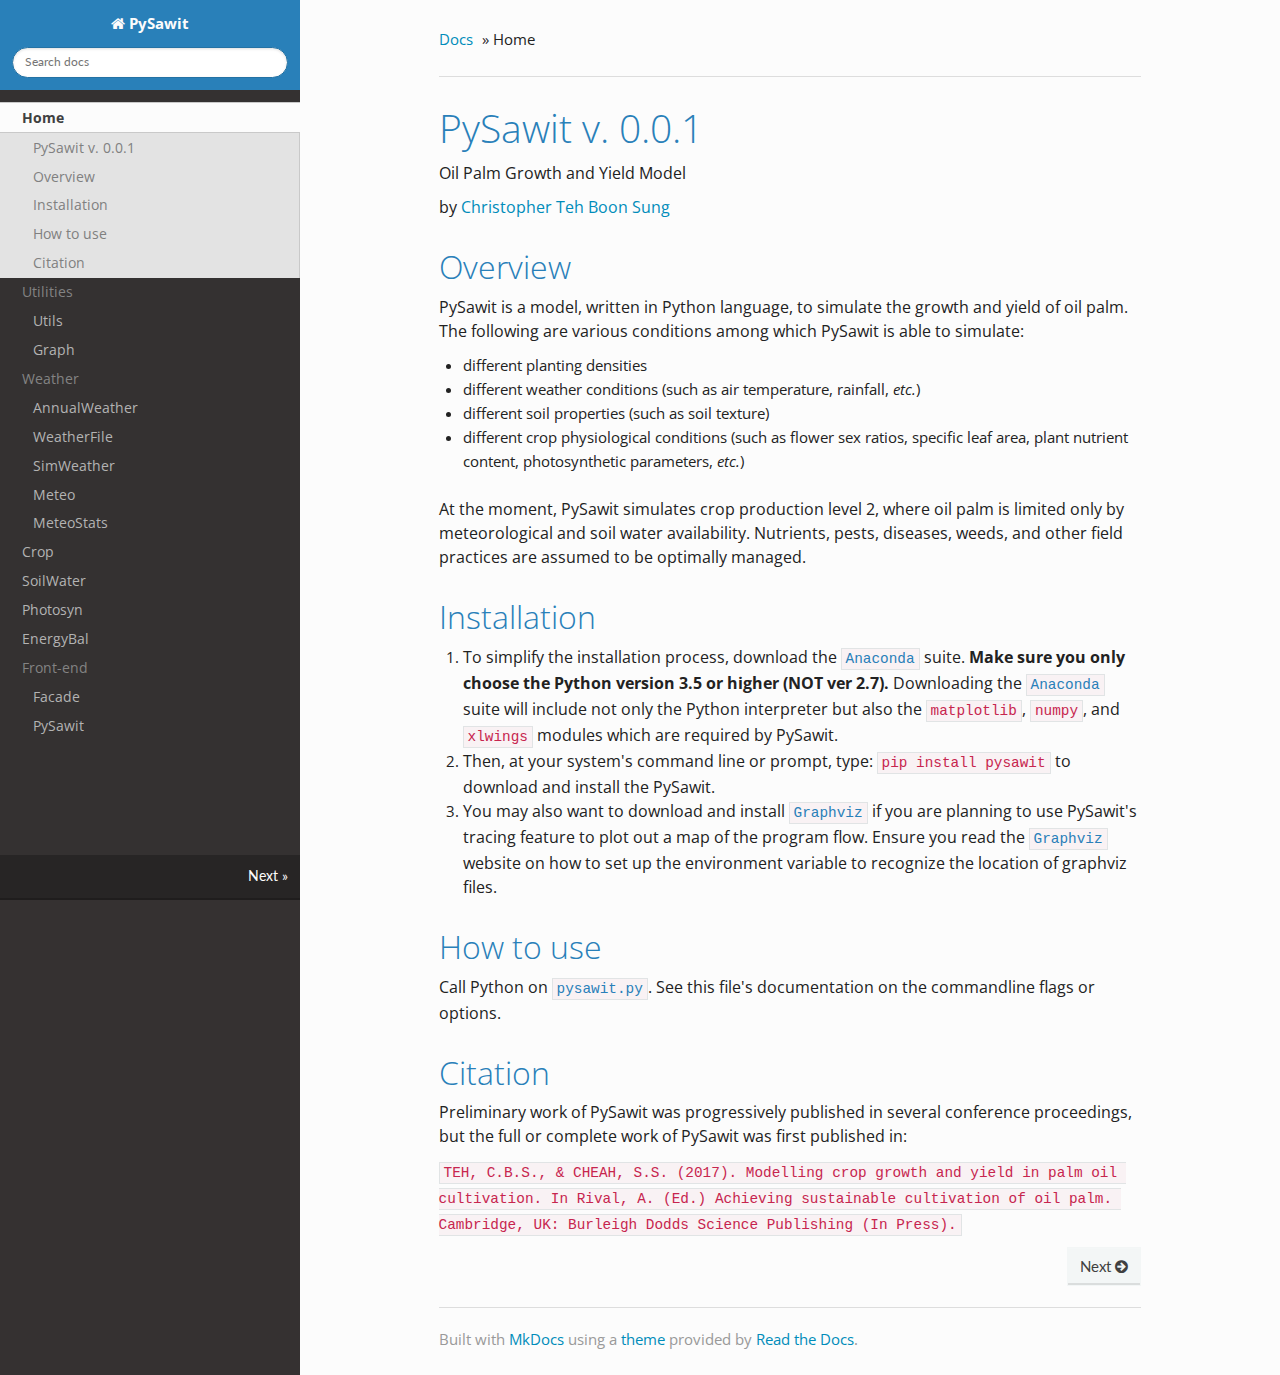
<file: docs/index.html>
<!DOCTYPE html>
<!--[if IE 8]><html class="no-js lt-ie9" lang="en" > <![endif]-->
<!--[if gt IE 8]><!--> <html class="no-js" lang="en" > <!--<![endif]-->
<head>
  <meta charset="utf-8">
  <meta http-equiv="X-UA-Compatible" content="IE=edge">
  <meta name="viewport" content="width=device-width, initial-scale=1.0">
  <meta name="description" content="None">
  
  <link rel="shortcut icon" href="./img/favicon.ico">
  <title>Home - PySawit</title>
  <link href='https://fonts.googleapis.com/css?family=Lato:400,700|Roboto+Slab:400,700|Inconsolata:400,700' rel='stylesheet' type='text/css'>

  <link rel="stylesheet" href="./css/theme.css" type="text/css" />
  <link rel="stylesheet" href="./css/theme_extra.css" type="text/css" />
  <link rel="stylesheet" href="./css/highlight.css">
  <link href="./extra.css" rel="stylesheet">
  
  <script>
    // Current page data
    var mkdocs_page_name = "Home";
    var mkdocs_page_input_path = "index.md";
    var mkdocs_page_url = "/index.html";
  </script>
  
  <script src="./js/jquery-2.1.1.min.js"></script>
  <script src="./js/modernizr-2.8.3.min.js"></script>
  <script type="text/javascript" src="./js/highlight.pack.js"></script> 
  
</head>

<body class="wy-body-for-nav" role="document">

  <div class="wy-grid-for-nav">

    
    <nav data-toggle="wy-nav-shift" class="wy-nav-side stickynav">
      <div class="wy-side-nav-search">
        <a href="index.html" class="icon icon-home"> PySawit</a>
        <div role="search">
  <form id ="rtd-search-form" class="wy-form" action="./search.html" method="get">
    <input type="text" name="q" placeholder="Search docs" />
  </form>
</div>
      </div>

      <div class="wy-menu wy-menu-vertical" data-spy="affix" role="navigation" aria-label="main navigation">
	<ul class="current">
	  
          
            <li class="toctree-l1 current">
		
    <a class="current" href="index.html">Home</a>
    <ul class="subnav">
            
    <li class="toctree-l2"><a href="#pysawit-v-001">PySawit v. 0.0.1</a></li>
    
        <ul>
        
            <li><a class="toctree-l3" href="#overview">Overview</a></li>
        
            <li><a class="toctree-l3" href="#installation">Installation</a></li>
        
            <li><a class="toctree-l3" href="#how-to-use">How to use</a></li>
        
            <li><a class="toctree-l3" href="#citation">Citation</a></li>
        
        </ul>
    

    </ul>
	    </li>
          
            <li class="toctree-l1">
		
    <span class="caption-text">Utilities</span>
    <ul class="subnav">
                <li class="">
                    
    <a class="" href="utils/index.html">Utils</a>
                </li>
                <li class="">
                    
    <a class="" href="graph/index.html">Graph</a>
                </li>
    </ul>
	    </li>
          
            <li class="toctree-l1">
		
    <span class="caption-text">Weather</span>
    <ul class="subnav">
                <li class="">
                    
    <a class="" href="annualweather/index.html">AnnualWeather</a>
                </li>
                <li class="">
                    
    <a class="" href="weatherfile/index.html">WeatherFile</a>
                </li>
                <li class="">
                    
    <a class="" href="simweather/index.html">SimWeather</a>
                </li>
                <li class="">
                    
    <a class="" href="meteo/index.html">Meteo</a>
                </li>
                <li class="">
                    
    <a class="" href="meteostats/index.html">MeteoStats</a>
                </li>
    </ul>
	    </li>
          
            <li class="toctree-l1">
		
    <a class="" href="crop/index.html">Crop</a>
	    </li>
          
            <li class="toctree-l1">
		
    <a class="" href="soilwater/index.html">SoilWater</a>
	    </li>
          
            <li class="toctree-l1">
		
    <a class="" href="photosyn/index.html">Photosyn</a>
	    </li>
          
            <li class="toctree-l1">
		
    <a class="" href="energybal/index.html">EnergyBal</a>
	    </li>
          
            <li class="toctree-l1">
		
    <span class="caption-text">Front-end</span>
    <ul class="subnav">
                <li class="">
                    
    <a class="" href="facade/index.html">Facade</a>
                </li>
                <li class="">
                    
    <a class="" href="pysawit/index.html">PySawit</a>
                </li>
    </ul>
	    </li>
          
        </ul>
      </div>
      &nbsp;
    </nav>

    <section data-toggle="wy-nav-shift" class="wy-nav-content-wrap">

      
      <nav class="wy-nav-top" role="navigation" aria-label="top navigation">
        <i data-toggle="wy-nav-top" class="fa fa-bars"></i>
        <a href="index.html">PySawit</a>
      </nav>

      
      <div class="wy-nav-content">
        <div class="rst-content">
          <div role="navigation" aria-label="breadcrumbs navigation">
  <ul class="wy-breadcrumbs">
    <li><a href="index.html">Docs</a> &raquo;</li>
    
      
    
    <li>Home</li>
    <li class="wy-breadcrumbs-aside">
      
    </li>
  </ul>
  <hr/>
</div>
          <div role="main">
            <div class="section">
              
                <h1 id="pysawit-v-001">PySawit v. 0.0.1</h1>
<p>Oil Palm Growth and Yield Model</p>
<p>by <a href="http://www.christopherteh.com">Christopher Teh Boon Sung</a></p>
<h2 id="overview">Overview</h2>
<p>PySawit is a model, written in Python language, to simulate the growth and yield of oil palm. The following are various conditions among which PySawit is able to simulate:</p>
<ul>
<li>different planting densities</li>
<li>different weather conditions (such as air temperature, rainfall, <em>etc.</em>)</li>
<li>different soil properties (such as soil texture)</li>
<li>different crop physiological conditions (such as flower sex ratios, specific leaf area, plant nutrient content, photosynthetic parameters, <em>etc.</em>)</li>
</ul>
<p>At the moment, PySawit simulates crop production level 2, where oil palm is limited only by meteorological and soil water availability. Nutrients, pests, diseases, weeds, and other field practices are assumed to be optimally managed.</p>
<h2 id="installation">Installation</h2>
<ol>
<li>
<p>To simplify the installation process, download the <a href="https://www.anaconda.com/download/"><code>Anaconda</code></a> suite. <strong>Make sure you only choose the Python version 3.5 or higher (NOT ver 2.7).</strong> Downloading the <a href="https://www.anaconda.com/download/"><code>Anaconda</code></a> suite will include not only the Python interpreter but also the <code>matplotlib</code>, <code>numpy</code>, and <code>xlwings</code> modules which are required by PySawit.</p>
</li>
<li>
<p>Then, at your system's command line or prompt, type: <code>pip install pysawit</code>
to download and install the PySawit.</p>
</li>
<li>
<p>You may also want to download and install <a href="http://www.graphviz.org/Download.php"><code>Graphviz</code></a> if you are planning to use PySawit's tracing feature to plot out a map of the program flow. Ensure you read the <a href="http://www.graphviz.org/Download.php"><code>Graphviz</code></a> website on how to set up the environment variable to recognize the location of graphviz files.</p>
</li>
</ol>
<h2 id="how-to-use">How to use</h2>
<p>Call Python on <a href="./pysawit\index.html"><code>pysawit.py</code></a>. See this file's documentation on the commandline flags or options.</p>
<h2 id="citation">Citation</h2>
<p>Preliminary work of PySawit was progressively published in several conference proceedings, but the full or complete work of PySawit was first published in:</p>
<p><code>TEH, C.B.S., &amp; CHEAH, S.S. (2017). Modelling crop growth and yield in palm oil cultivation. In Rival, A. (Ed.) Achieving sustainable cultivation of oil palm. Cambridge, UK: Burleigh Dodds Science Publishing (In Press).</code></p>
              
            </div>
          </div>
          <footer>
  
    <div class="rst-footer-buttons" role="navigation" aria-label="footer navigation">
      
        <a href="utils/index.html" class="btn btn-neutral float-right" title="Utils">Next <span class="icon icon-circle-arrow-right"></span></a>
      
      
    </div>
  

  <hr/>

  <div role="contentinfo">
    <!-- Copyright etc -->
    
  </div>

  Built with <a href="http://www.mkdocs.org">MkDocs</a> using a <a href="https://github.com/snide/sphinx_rtd_theme">theme</a> provided by <a href="https://readthedocs.org">Read the Docs</a>.
</footer>
	  
        </div>
      </div>

    </section>
    
  </div>

  <div class="rst-versions" role="note" style="cursor: pointer">
    <span class="rst-current-version" data-toggle="rst-current-version">
      
      
      
        <span style="margin-left: 15px"><a href="utils/index.html" style="color: #fcfcfc">Next &raquo;</a></span>
      
    </span>
</div>
    <script src="./js/theme.js"></script>

</body>
</html>

<!--
MkDocs version : 0.16.3
Build Date UTC : 2017-10-19 09:40:00
-->
</file>
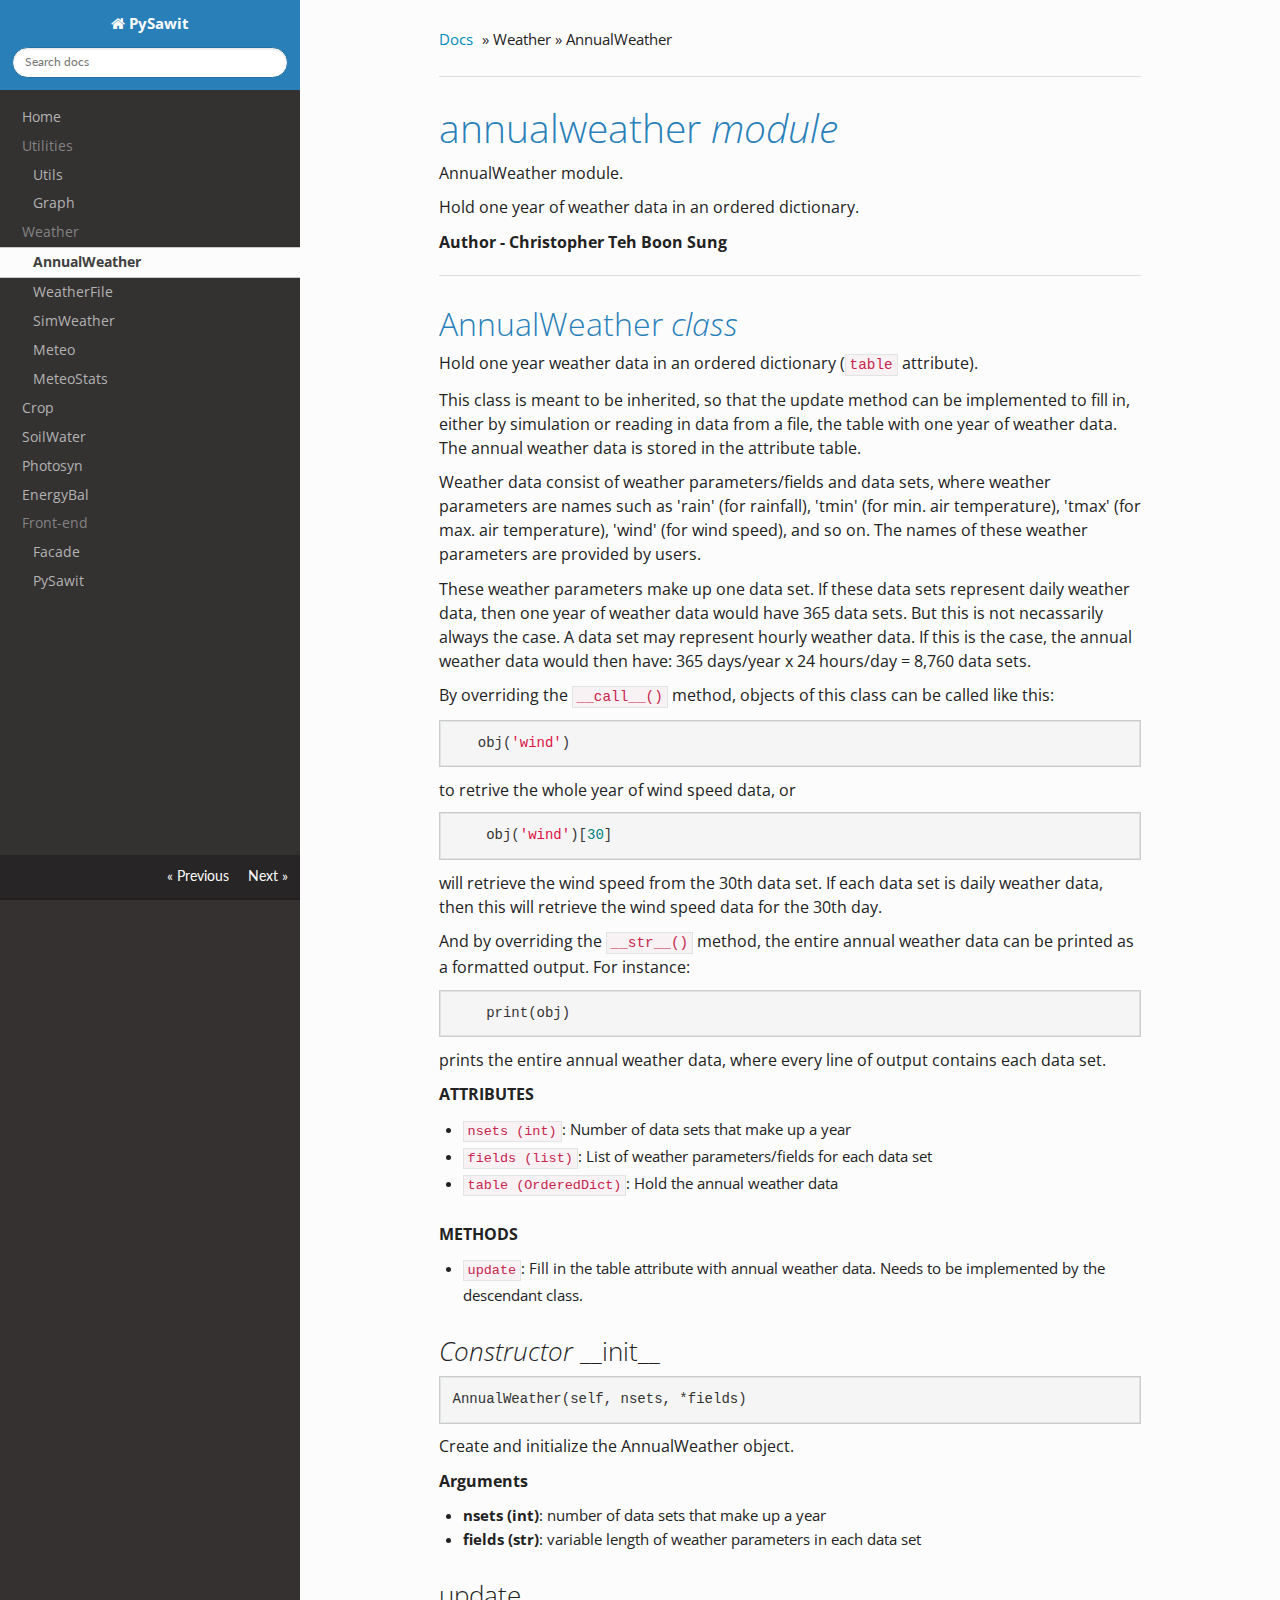
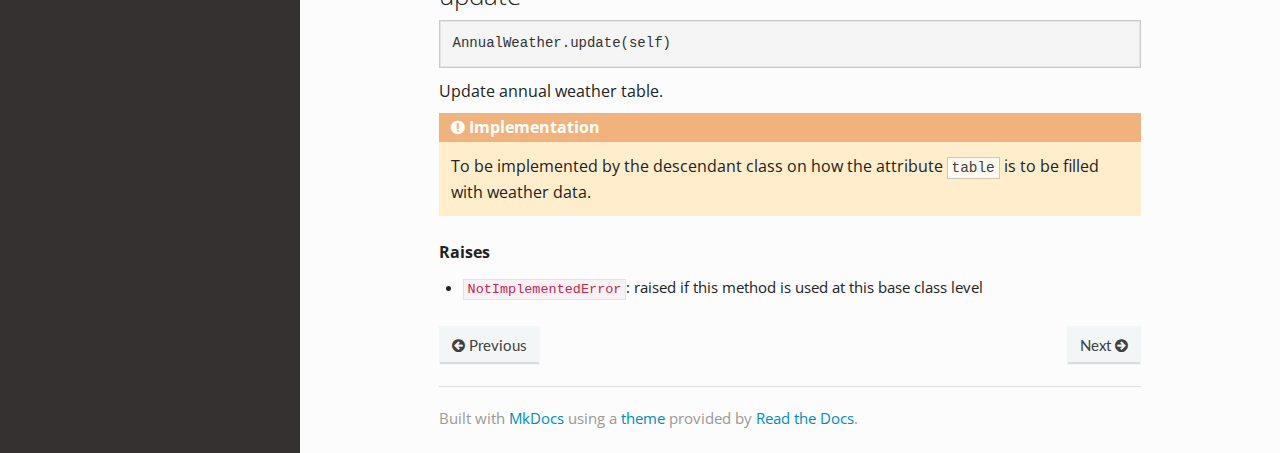
<file: docs/annualweather/index.html>
<!DOCTYPE html>
<!--[if IE 8]><html class="no-js lt-ie9" lang="en" > <![endif]-->
<!--[if gt IE 8]><!--> <html class="no-js" lang="en" > <!--<![endif]-->
<head>
  <meta charset="utf-8">
  <meta http-equiv="X-UA-Compatible" content="IE=edge">
  <meta name="viewport" content="width=device-width, initial-scale=1.0">
  
  
  <link rel="shortcut icon" href="../img/favicon.ico">
  <title>AnnualWeather - PySawit</title>
  <link href='https://fonts.googleapis.com/css?family=Lato:400,700|Roboto+Slab:400,700|Inconsolata:400,700' rel='stylesheet' type='text/css'>

  <link rel="stylesheet" href="../css/theme.css" type="text/css" />
  <link rel="stylesheet" href="../css/theme_extra.css" type="text/css" />
  <link rel="stylesheet" href="../css/highlight.css">
  <link href="../extra.css" rel="stylesheet">
  
  <script>
    // Current page data
    var mkdocs_page_name = "AnnualWeather";
    var mkdocs_page_input_path = "annualweather.md";
    var mkdocs_page_url = "/annualweather/index.html";
  </script>
  
  <script src="../js/jquery-2.1.1.min.js"></script>
  <script src="../js/modernizr-2.8.3.min.js"></script>
  <script type="text/javascript" src="../js/highlight.pack.js"></script> 
  
</head>

<body class="wy-body-for-nav" role="document">

  <div class="wy-grid-for-nav">

    
    <nav data-toggle="wy-nav-shift" class="wy-nav-side stickynav">
      <div class="wy-side-nav-search">
        <a href="../index.html" class="icon icon-home"> PySawit</a>
        <div role="search">
  <form id ="rtd-search-form" class="wy-form" action="../search.html" method="get">
    <input type="text" name="q" placeholder="Search docs" />
  </form>
</div>
      </div>

      <div class="wy-menu wy-menu-vertical" data-spy="affix" role="navigation" aria-label="main navigation">
	<ul class="current">
	  
          
            <li class="toctree-l1">
		
    <a class="" href="../index.html">Home</a>
	    </li>
          
            <li class="toctree-l1">
		
    <span class="caption-text">Utilities</span>
    <ul class="subnav">
                <li class="">
                    
    <a class="" href="../utils/index.html">Utils</a>
                </li>
                <li class="">
                    
    <a class="" href="../graph/index.html">Graph</a>
                </li>
    </ul>
	    </li>
          
            <li class="toctree-l1">
		
    <span class="caption-text">Weather</span>
    <ul class="subnav">
                <li class=" current">
                    
    <a class="current" href="index.html">AnnualWeather</a>
    <ul class="subnav">
            
    </ul>
                </li>
                <li class="">
                    
    <a class="" href="../weatherfile/index.html">WeatherFile</a>
                </li>
                <li class="">
                    
    <a class="" href="../simweather/index.html">SimWeather</a>
                </li>
                <li class="">
                    
    <a class="" href="../meteo/index.html">Meteo</a>
                </li>
                <li class="">
                    
    <a class="" href="../meteostats/index.html">MeteoStats</a>
                </li>
    </ul>
	    </li>
          
            <li class="toctree-l1">
		
    <a class="" href="../crop/index.html">Crop</a>
	    </li>
          
            <li class="toctree-l1">
		
    <a class="" href="../soilwater/index.html">SoilWater</a>
	    </li>
          
            <li class="toctree-l1">
		
    <a class="" href="../photosyn/index.html">Photosyn</a>
	    </li>
          
            <li class="toctree-l1">
		
    <a class="" href="../energybal/index.html">EnergyBal</a>
	    </li>
          
            <li class="toctree-l1">
		
    <span class="caption-text">Front-end</span>
    <ul class="subnav">
                <li class="">
                    
    <a class="" href="../facade/index.html">Facade</a>
                </li>
                <li class="">
                    
    <a class="" href="../pysawit/index.html">PySawit</a>
                </li>
    </ul>
	    </li>
          
        </ul>
      </div>
      &nbsp;
    </nav>

    <section data-toggle="wy-nav-shift" class="wy-nav-content-wrap">

      
      <nav class="wy-nav-top" role="navigation" aria-label="top navigation">
        <i data-toggle="wy-nav-top" class="fa fa-bars"></i>
        <a href="../index.html">PySawit</a>
      </nav>

      
      <div class="wy-nav-content">
        <div class="rst-content">
          <div role="navigation" aria-label="breadcrumbs navigation">
  <ul class="wy-breadcrumbs">
    <li><a href="../index.html">Docs</a> &raquo;</li>
    
      
        
          <li>Weather &raquo;</li>
        
      
    
    <li>AnnualWeather</li>
    <li class="wy-breadcrumbs-aside">
      
    </li>
  </ul>
  <hr/>
</div>
          <div role="main">
            <div class="section">
              
                <h1 id="annualweather">annualweather <em>module</em></h1>

<p>AnnualWeather module.</p>
<p>Hold one year of weather data in an ordered dictionary.</p>
<p><strong>Author - Christopher Teh Boon Sung</strong></p>
<hr />
<h2 id="annualweather.AnnualWeather">AnnualWeather <em>class</em></h2>

<p>Hold one year weather data in an ordered dictionary (<code>table</code> attribute).</p>
<p>This class is meant to be inherited, so that the update method can be implemented to
fill in, either by simulation or reading in data from a file, the table with one year of
weather data. The annual weather data is stored in the attribute table.</p>
<p>Weather data consist of weather parameters/fields and data sets, where weather
parameters are names such as 'rain' (for rainfall), 'tmin' (for min. air temperature), 'tmax'
(for max. air temperature), 'wind' (for wind speed), and so on. The names of these weather
parameters are provided by users.</p>
<p>These weather parameters make up one data set. If these data sets represent daily weather
data, then one year of weather data would have 365 data sets. But this is not necassarily
always the case. A data set may represent hourly weather data. If this is the case, the
annual weather data would then have: 365 days/year x 24 hours/day = 8,760 data sets.</p>
<p>By overriding the <code>__call__()</code> method, objects of this class can be called like this:</p>
<pre><code class="python">   obj('wind')
</code></pre>

<p>to retrive the whole year of wind speed data, or</p>
<pre><code class="python">    obj('wind')[30]
</code></pre>

<p>will retrieve the wind speed from the 30th data set. If each data set is daily weather data,
then this will retrieve the wind speed data for the 30th day.</p>
<p>And by overriding the <code>__str__()</code> method, the entire annual weather data can be printed as a
formatted output. For instance:</p>
<pre><code class="python">    print(obj)
</code></pre>

<p>prints the entire annual weather data, where every line of output contains each data set.</p>
<p><strong>ATTRIBUTES</strong></p>
<ul>
<li><code>nsets (int)</code>: Number of data sets that make up a year</li>
<li><code>fields (list)</code>: List of weather parameters/fields for each data set</li>
<li><code>table (OrderedDict)</code>: Hold the annual weather data</li>
</ul>
<p><strong>METHODS</strong></p>
<ul>
<li><code>update</code>: Fill in the table attribute with annual weather data. Needs to be implemented
            by the descendant class.</li>
</ul>
<h3 id="annualweather.AnnualWeather.__init__"><em>Constructor</em> __init__</h3>

<pre><code class="python">AnnualWeather(self, nsets, *fields)
</code></pre>

<p>Create and initialize the AnnualWeather object.</p>
<p><strong>Arguments</strong></p>
<ul>
<li><strong>nsets (int)</strong>: number of data sets that make up a year</li>
<li><strong>fields (str)</strong>: variable length of weather parameters in each data set</li>
</ul>
<h3 id="annualweather.AnnualWeather.update">update</h3>

<pre><code class="python">AnnualWeather.update(self)
</code></pre>

<p>Update annual weather table.</p>
<div class="admonition warning">
<p class="admonition-title">Implementation</p>
<p>To be implemented by the descendant class on how the attribute <code>table</code> is
to be filled with weather data.</p>
</div>
<p><strong>Raises</strong></p>
<ul>
<li><code>NotImplementedError</code>: raised if this method is used at this base class level</li>
</ul>
              
            </div>
          </div>
          <footer>
  
    <div class="rst-footer-buttons" role="navigation" aria-label="footer navigation">
      
        <a href="../weatherfile/index.html" class="btn btn-neutral float-right" title="WeatherFile">Next <span class="icon icon-circle-arrow-right"></span></a>
      
      
        <a href="../graph/index.html" class="btn btn-neutral" title="Graph"><span class="icon icon-circle-arrow-left"></span> Previous</a>
      
    </div>
  

  <hr/>

  <div role="contentinfo">
    <!-- Copyright etc -->
    
  </div>

  Built with <a href="http://www.mkdocs.org">MkDocs</a> using a <a href="https://github.com/snide/sphinx_rtd_theme">theme</a> provided by <a href="https://readthedocs.org">Read the Docs</a>.
</footer>
	  
        </div>
      </div>

    </section>
    
  </div>

  <div class="rst-versions" role="note" style="cursor: pointer">
    <span class="rst-current-version" data-toggle="rst-current-version">
      
      
        <span><a href="../graph/index.html" style="color: #fcfcfc;">&laquo; Previous</a></span>
      
      
        <span style="margin-left: 15px"><a href="../weatherfile/index.html" style="color: #fcfcfc">Next &raquo;</a></span>
      
    </span>
</div>
    <script src="../js/theme.js"></script>

</body>
</html>
</file>
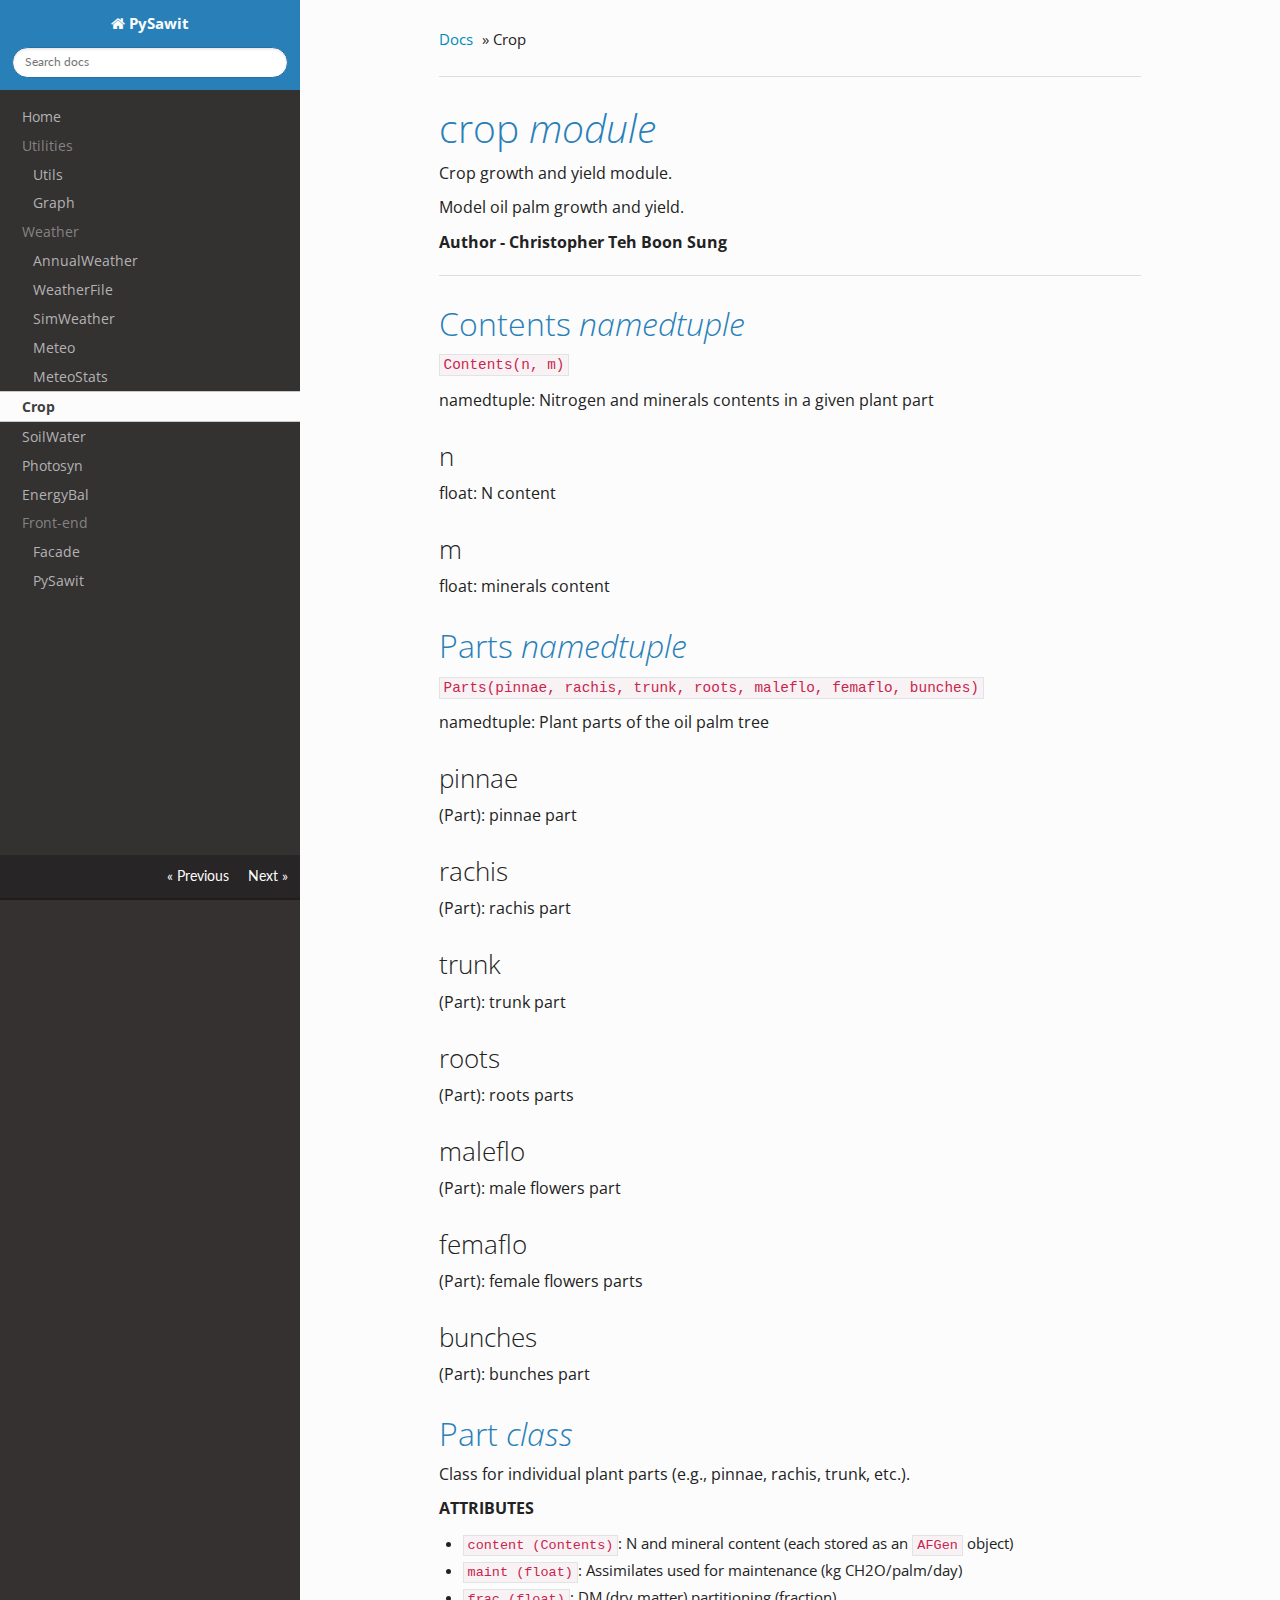
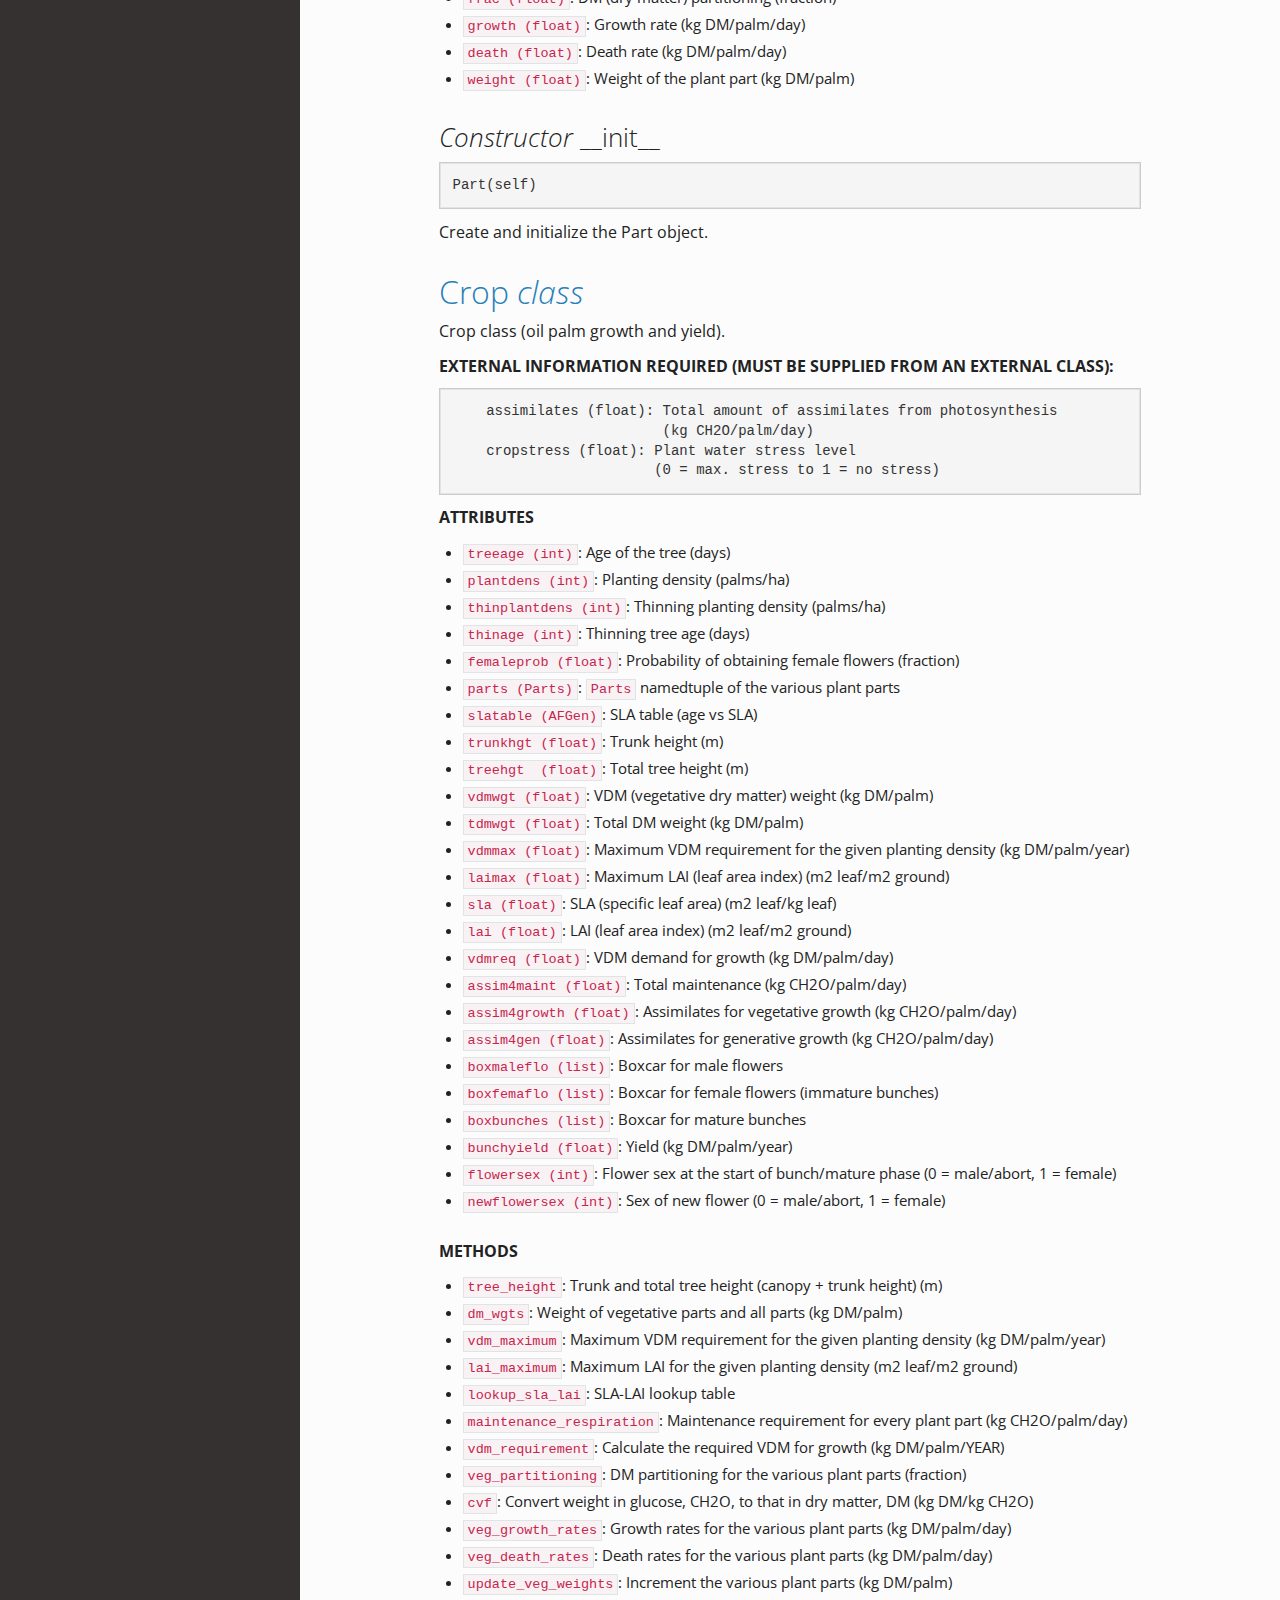
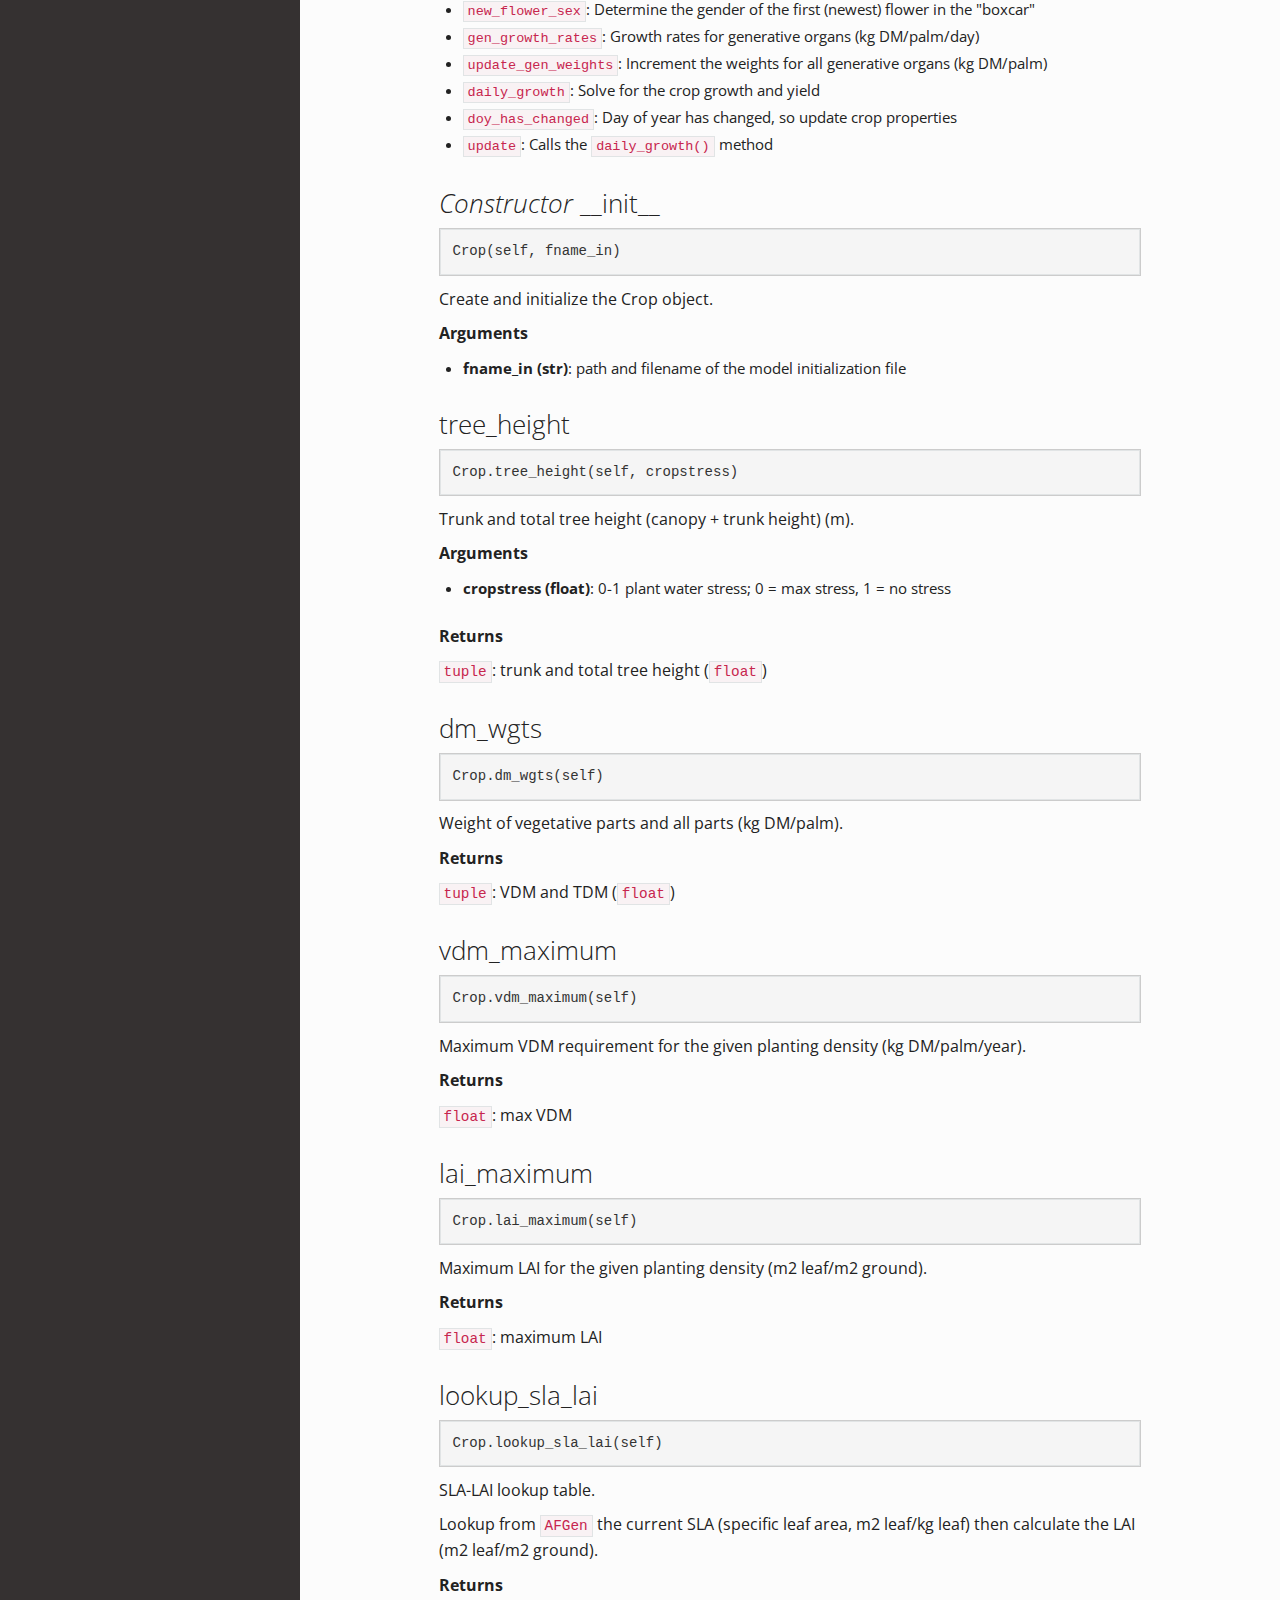
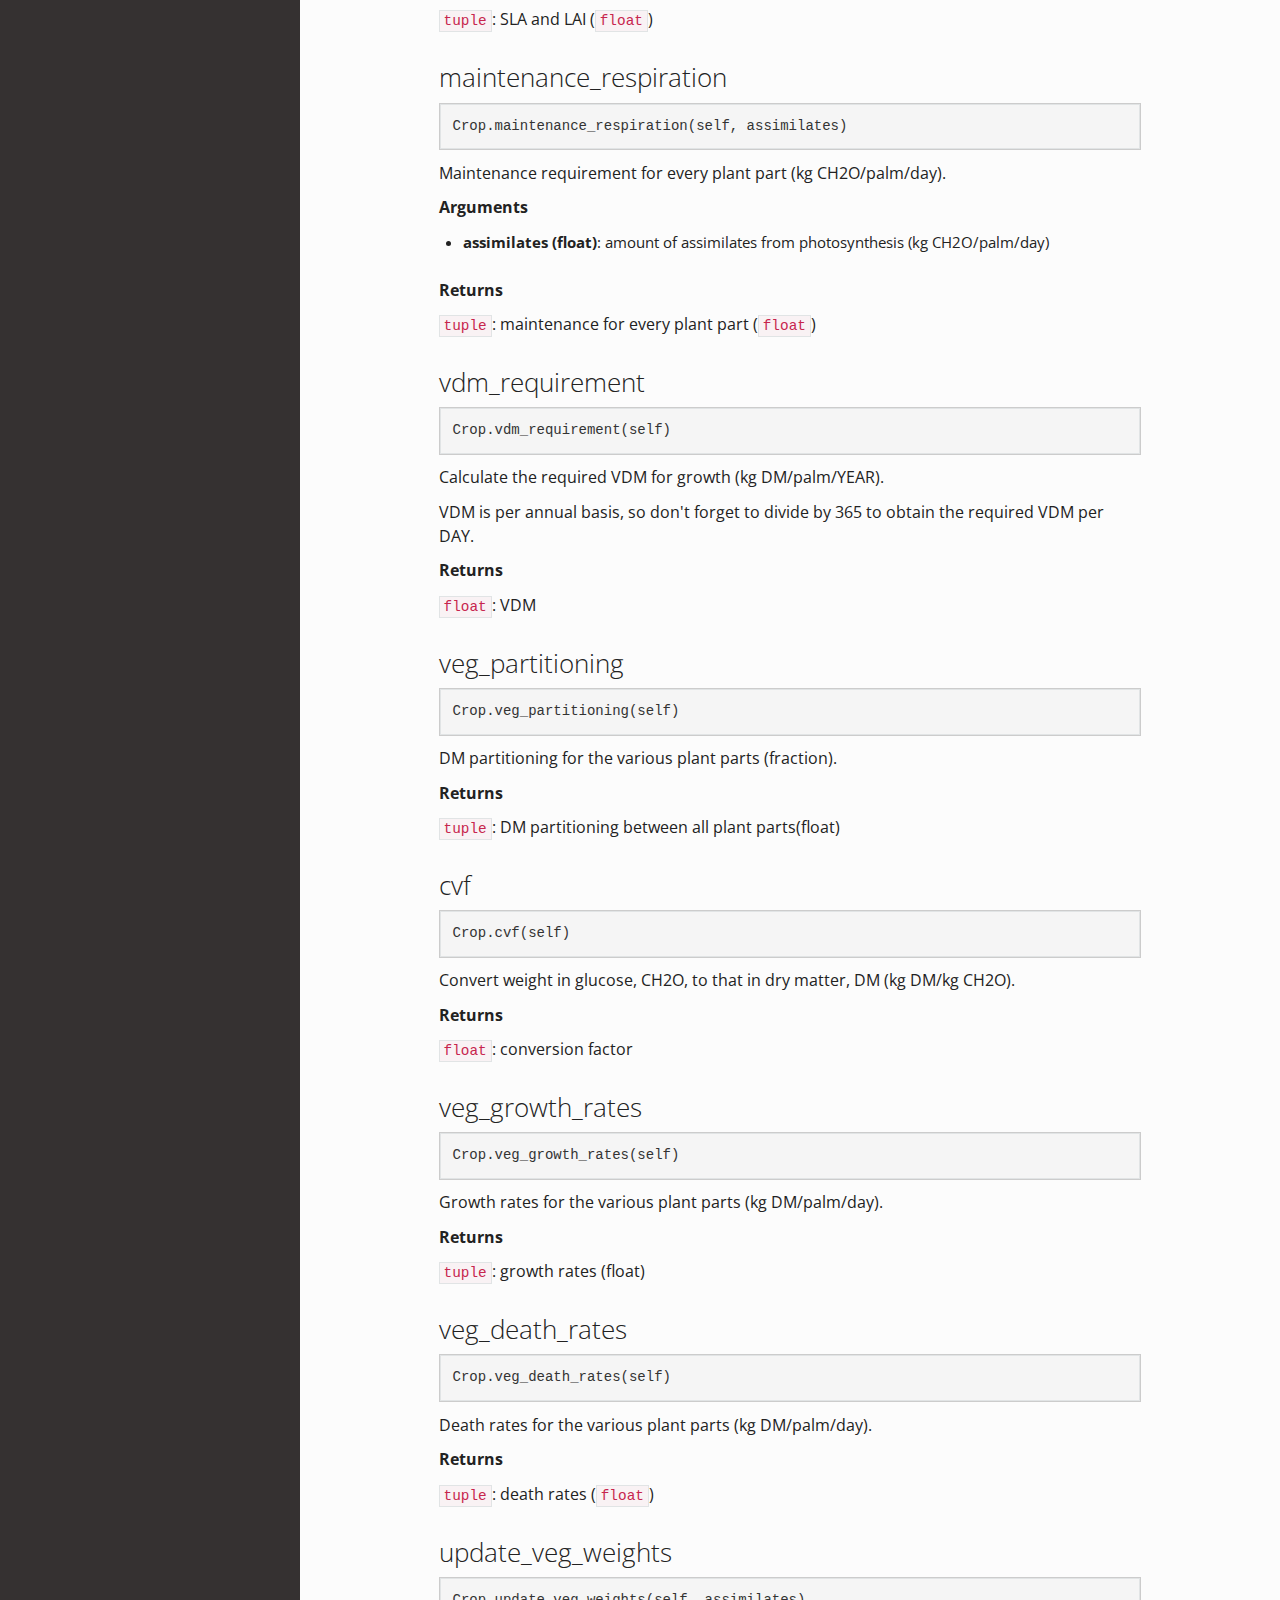
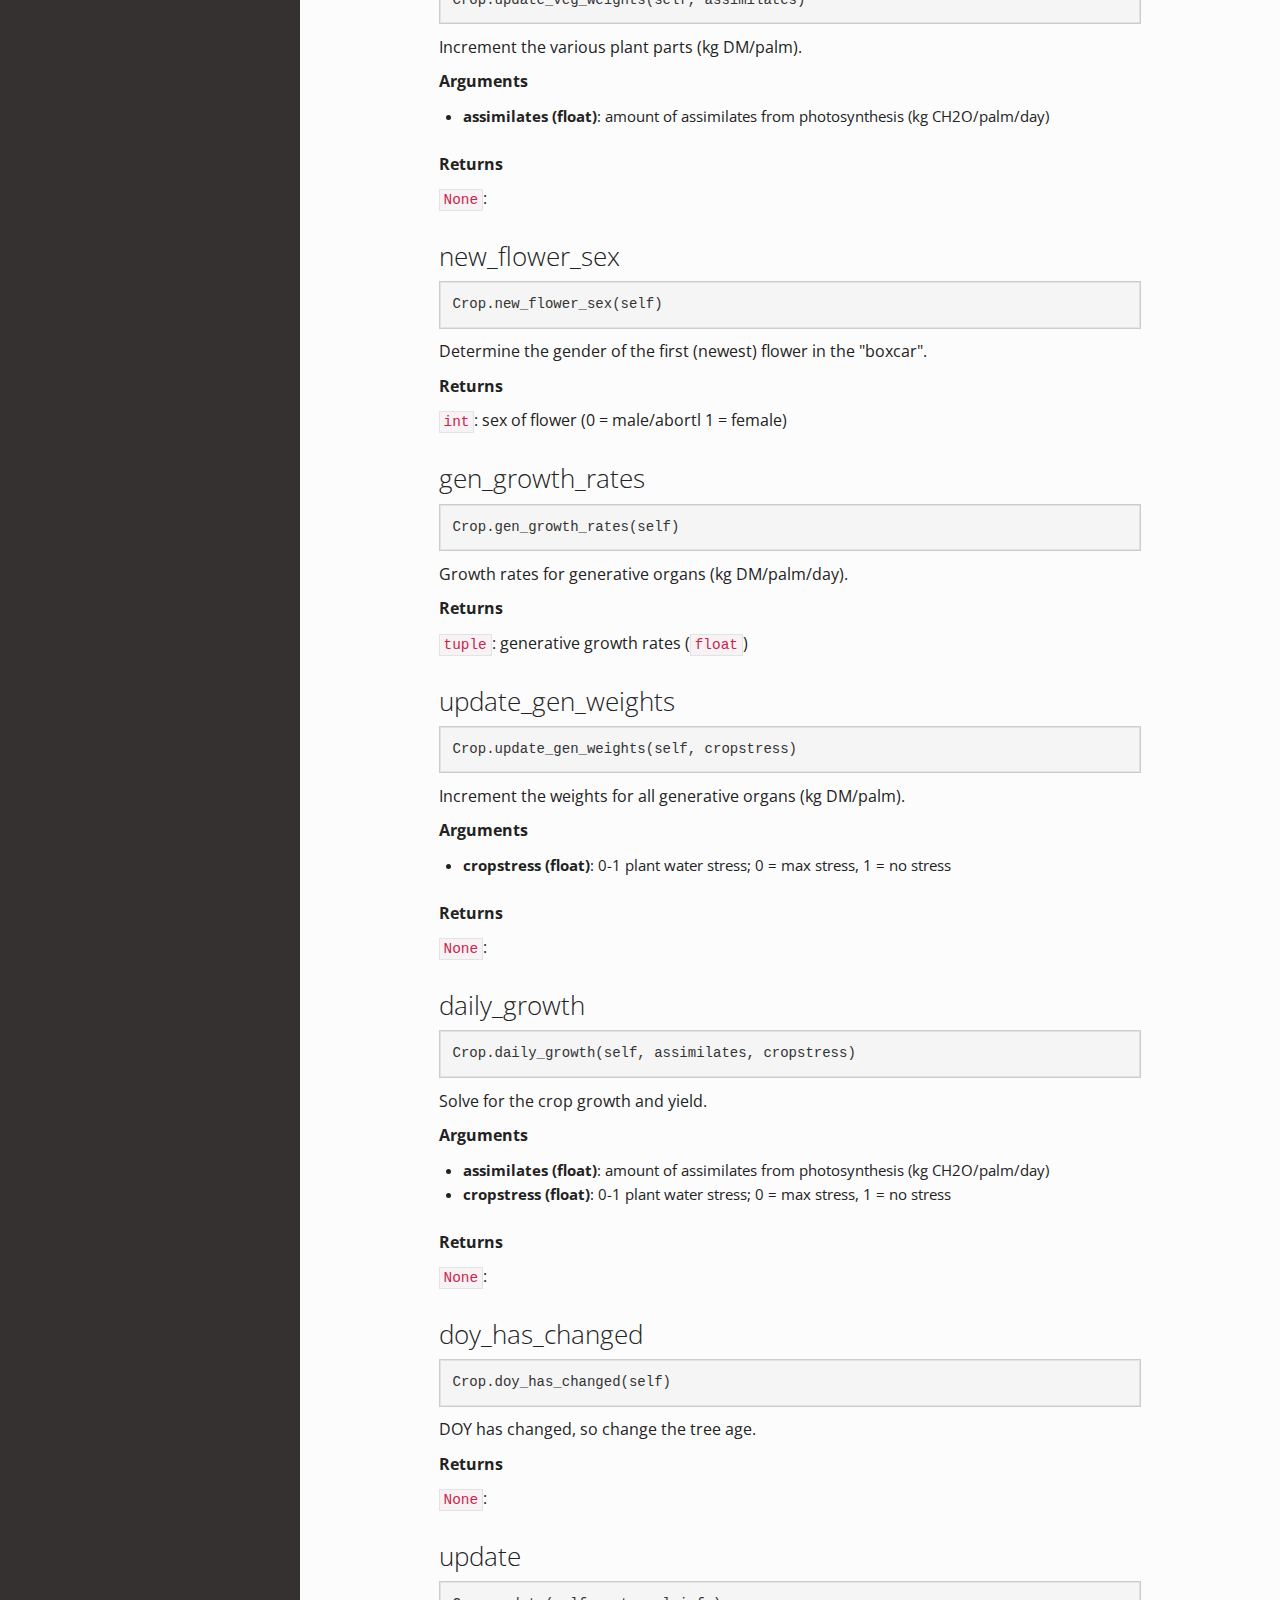
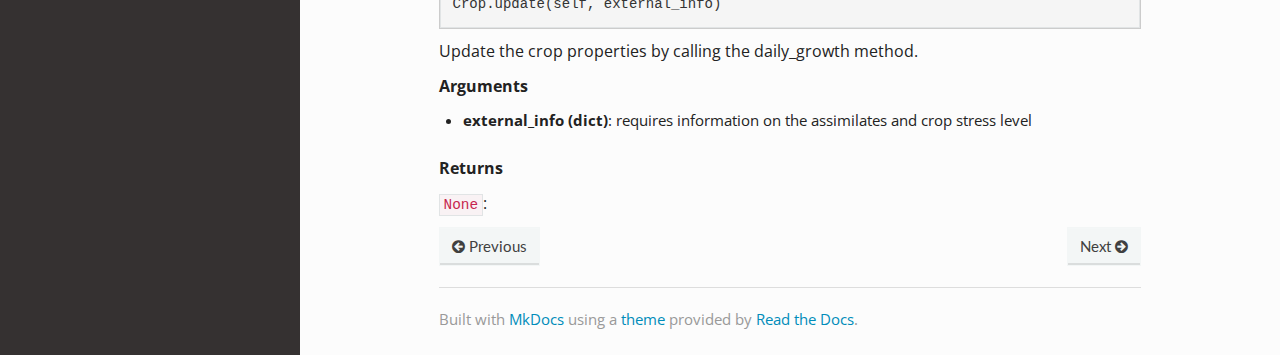
<file: docs/crop/index.html>
<!DOCTYPE html>
<!--[if IE 8]><html class="no-js lt-ie9" lang="en" > <![endif]-->
<!--[if gt IE 8]><!--> <html class="no-js" lang="en" > <!--<![endif]-->
<head>
  <meta charset="utf-8">
  <meta http-equiv="X-UA-Compatible" content="IE=edge">
  <meta name="viewport" content="width=device-width, initial-scale=1.0">
  
  
  <link rel="shortcut icon" href="../img/favicon.ico">
  <title>Crop - PySawit</title>
  <link href='https://fonts.googleapis.com/css?family=Lato:400,700|Roboto+Slab:400,700|Inconsolata:400,700' rel='stylesheet' type='text/css'>

  <link rel="stylesheet" href="../css/theme.css" type="text/css" />
  <link rel="stylesheet" href="../css/theme_extra.css" type="text/css" />
  <link rel="stylesheet" href="../css/highlight.css">
  <link href="../extra.css" rel="stylesheet">
  
  <script>
    // Current page data
    var mkdocs_page_name = "Crop";
    var mkdocs_page_input_path = "crop.md";
    var mkdocs_page_url = "/crop/index.html";
  </script>
  
  <script src="../js/jquery-2.1.1.min.js"></script>
  <script src="../js/modernizr-2.8.3.min.js"></script>
  <script type="text/javascript" src="../js/highlight.pack.js"></script> 
  
</head>

<body class="wy-body-for-nav" role="document">

  <div class="wy-grid-for-nav">

    
    <nav data-toggle="wy-nav-shift" class="wy-nav-side stickynav">
      <div class="wy-side-nav-search">
        <a href="../index.html" class="icon icon-home"> PySawit</a>
        <div role="search">
  <form id ="rtd-search-form" class="wy-form" action="../search.html" method="get">
    <input type="text" name="q" placeholder="Search docs" />
  </form>
</div>
      </div>

      <div class="wy-menu wy-menu-vertical" data-spy="affix" role="navigation" aria-label="main navigation">
	<ul class="current">
	  
          
            <li class="toctree-l1">
		
    <a class="" href="../index.html">Home</a>
	    </li>
          
            <li class="toctree-l1">
		
    <span class="caption-text">Utilities</span>
    <ul class="subnav">
                <li class="">
                    
    <a class="" href="../utils/index.html">Utils</a>
                </li>
                <li class="">
                    
    <a class="" href="../graph/index.html">Graph</a>
                </li>
    </ul>
	    </li>
          
            <li class="toctree-l1">
		
    <span class="caption-text">Weather</span>
    <ul class="subnav">
                <li class="">
                    
    <a class="" href="../annualweather/index.html">AnnualWeather</a>
                </li>
                <li class="">
                    
    <a class="" href="../weatherfile/index.html">WeatherFile</a>
                </li>
                <li class="">
                    
    <a class="" href="../simweather/index.html">SimWeather</a>
                </li>
                <li class="">
                    
    <a class="" href="../meteo/index.html">Meteo</a>
                </li>
                <li class="">
                    
    <a class="" href="../meteostats/index.html">MeteoStats</a>
                </li>
    </ul>
	    </li>
          
            <li class="toctree-l1 current">
		
    <a class="current" href="index.html">Crop</a>
    <ul class="subnav">
            
    </ul>
	    </li>
          
            <li class="toctree-l1">
		
    <a class="" href="../soilwater/index.html">SoilWater</a>
	    </li>
          
            <li class="toctree-l1">
		
    <a class="" href="../photosyn/index.html">Photosyn</a>
	    </li>
          
            <li class="toctree-l1">
		
    <a class="" href="../energybal/index.html">EnergyBal</a>
	    </li>
          
            <li class="toctree-l1">
		
    <span class="caption-text">Front-end</span>
    <ul class="subnav">
                <li class="">
                    
    <a class="" href="../facade/index.html">Facade</a>
                </li>
                <li class="">
                    
    <a class="" href="../pysawit/index.html">PySawit</a>
                </li>
    </ul>
	    </li>
          
        </ul>
      </div>
      &nbsp;
    </nav>

    <section data-toggle="wy-nav-shift" class="wy-nav-content-wrap">

      
      <nav class="wy-nav-top" role="navigation" aria-label="top navigation">
        <i data-toggle="wy-nav-top" class="fa fa-bars"></i>
        <a href="../index.html">PySawit</a>
      </nav>

      
      <div class="wy-nav-content">
        <div class="rst-content">
          <div role="navigation" aria-label="breadcrumbs navigation">
  <ul class="wy-breadcrumbs">
    <li><a href="../index.html">Docs</a> &raquo;</li>
    
      
    
    <li>Crop</li>
    <li class="wy-breadcrumbs-aside">
      
    </li>
  </ul>
  <hr/>
</div>
          <div role="main">
            <div class="section">
              
                <h1 id="crop">crop <em>module</em></h1>

<p>Crop growth and yield module.</p>
<p>Model oil palm growth and yield.</p>
<p><strong>Author - Christopher Teh Boon Sung</strong></p>
<hr />
<h2 id="crop.Contents">Contents <em>namedtuple</em></h2>

<p><code>Contents(n, m)</code></p>
<p>namedtuple: Nitrogen and minerals contents in a given plant part
<h3 id="crop.Contents.n">n</h3></p>
<p>float: N content
<h3 id="crop.Contents.m">m</h3></p>
<p>float: minerals content
<h2 id="crop.Parts">Parts <em>namedtuple</em></h2></p>
<p><code>Parts(pinnae, rachis, trunk, roots, maleflo, femaflo, bunches)</code></p>
<p>namedtuple: Plant parts of the oil palm tree
<h3 id="crop.Parts.pinnae">pinnae</h3></p>
<p>(Part): pinnae part
<h3 id="crop.Parts.rachis">rachis</h3></p>
<p>(Part): rachis part
<h3 id="crop.Parts.trunk">trunk</h3></p>
<p>(Part): trunk part
<h3 id="crop.Parts.roots">roots</h3></p>
<p>(Part): roots parts
<h3 id="crop.Parts.maleflo">maleflo</h3></p>
<p>(Part): male flowers part
<h3 id="crop.Parts.femaflo">femaflo</h3></p>
<p>(Part): female flowers parts
<h3 id="crop.Parts.bunches">bunches</h3></p>
<p>(Part): bunches part
<h2 id="crop.Part">Part <em>class</em></h2></p>
<p>Class for individual plant parts (e.g., pinnae, rachis, trunk, etc.).</p>
<p><strong>ATTRIBUTES</strong></p>
<ul>
<li><code>content (Contents)</code>: N and mineral content (each stored as an <code>AFGen</code> object)</li>
<li><code>maint (float)</code>: Assimilates used for maintenance (kg CH2O/palm/day)</li>
<li><code>frac (float)</code>: DM (dry matter) partitioning (fraction)</li>
<li><code>growth (float)</code>: Growth rate (kg DM/palm/day)</li>
<li><code>death (float)</code>: Death rate (kg DM/palm/day)</li>
<li><code>weight (float)</code>: Weight of the plant part (kg DM/palm)</li>
</ul>
<h3 id="crop.Part.__init__"><em>Constructor</em> __init__</h3>

<pre><code class="python">Part(self)
</code></pre>

<p>Create and initialize the Part object.</p>
<h2 id="crop.Crop">Crop <em>class</em></h2>

<p>Crop class (oil palm growth and yield).</p>
<p><strong>EXTERNAL INFORMATION REQUIRED (MUST BE SUPPLIED FROM AN EXTERNAL CLASS):</strong></p>
<pre><code class="text">    assimilates (float): Total amount of assimilates from photosynthesis
                         (kg CH2O/palm/day)
    cropstress (float): Plant water stress level
                        (0 = max. stress to 1 = no stress)
</code></pre>

<p><strong>ATTRIBUTES</strong></p>
<ul>
<li><code>treeage (int)</code>: Age of the tree (days)</li>
<li><code>plantdens (int)</code>: Planting density (palms/ha)</li>
<li><code>thinplantdens (int)</code>: Thinning planting density (palms/ha)</li>
<li><code>thinage (int)</code>: Thinning tree age (days)</li>
<li><code>femaleprob (float)</code>: Probability of obtaining female flowers (fraction)</li>
<li><code>parts (Parts)</code>: <code>Parts</code> namedtuple of the various plant parts</li>
<li><code>slatable (AFGen)</code>: SLA table (age vs SLA)</li>
<li><code>trunkhgt (float)</code>: Trunk height (m)</li>
<li><code>treehgt  (float)</code>: Total tree height (m)</li>
<li><code>vdmwgt (float)</code>: VDM (vegetative dry matter) weight (kg DM/palm)</li>
<li><code>tdmwgt (float)</code>: Total DM weight (kg DM/palm)</li>
<li><code>vdmmax (float)</code>: Maximum VDM requirement for the given planting density (kg DM/palm/year)</li>
<li><code>laimax (float)</code>: Maximum LAI (leaf area index) (m2 leaf/m2 ground)</li>
<li><code>sla (float)</code>: SLA (specific leaf area) (m2 leaf/kg leaf)</li>
<li><code>lai (float)</code>: LAI (leaf area index) (m2 leaf/m2 ground)</li>
<li><code>vdmreq (float)</code>: VDM demand for growth (kg DM/palm/day)</li>
<li><code>assim4maint (float)</code>: Total maintenance (kg CH2O/palm/day)</li>
<li><code>assim4growth (float)</code>: Assimilates for vegetative growth (kg CH2O/palm/day)</li>
<li><code>assim4gen (float)</code>: Assimilates for generative growth (kg CH2O/palm/day)</li>
<li><code>boxmaleflo (list)</code>: Boxcar for male flowers</li>
<li><code>boxfemaflo (list)</code>: Boxcar for female flowers (immature bunches)</li>
<li><code>boxbunches (list)</code>: Boxcar for mature bunches</li>
<li><code>bunchyield (float)</code>: Yield (kg DM/palm/year)</li>
<li><code>flowersex (int)</code>: Flower sex at the start of bunch/mature phase (0 = male/abort, 1 = female)</li>
<li><code>newflowersex (int)</code>: Sex of new flower (0 = male/abort, 1 = female)</li>
</ul>
<p><strong>METHODS</strong></p>
<ul>
<li><code>tree_height</code>: Trunk and total tree height (canopy + trunk height) (m)</li>
<li><code>dm_wgts</code>: Weight of vegetative parts and all parts (kg DM/palm)</li>
<li><code>vdm_maximum</code>: Maximum VDM requirement for the given planting density (kg DM/palm/year)</li>
<li><code>lai_maximum</code>: Maximum LAI for the given planting density (m2 leaf/m2 ground)</li>
<li><code>lookup_sla_lai</code>: SLA-LAI lookup table</li>
<li><code>maintenance_respiration</code>: Maintenance requirement for every plant part (kg CH2O/palm/day)</li>
<li><code>vdm_requirement</code>: Calculate the required VDM for growth (kg DM/palm/YEAR)</li>
<li><code>veg_partitioning</code>: DM partitioning for the various plant parts (fraction)</li>
<li><code>cvf</code>: Convert weight in glucose, CH2O, to that in dry matter, DM (kg DM/kg CH2O)</li>
<li><code>veg_growth_rates</code>: Growth rates for the various plant parts (kg DM/palm/day)</li>
<li><code>veg_death_rates</code>: Death rates for the various plant parts (kg DM/palm/day)</li>
<li><code>update_veg_weights</code>: Increment the various plant parts (kg DM/palm)</li>
<li><code>new_flower_sex</code>: Determine the gender of the first (newest) flower in the "boxcar"</li>
<li><code>gen_growth_rates</code>: Growth rates for generative organs (kg DM/palm/day)</li>
<li><code>update_gen_weights</code>: Increment the weights for all generative organs (kg DM/palm)</li>
<li><code>daily_growth</code>: Solve for the crop growth and yield</li>
<li><code>doy_has_changed</code>: Day of year has changed, so update crop properties</li>
<li><code>update</code>: Calls the <code>daily_growth()</code> method</li>
</ul>
<h3 id="crop.Crop.__init__"><em>Constructor</em> __init__</h3>

<pre><code class="python">Crop(self, fname_in)
</code></pre>

<p>Create and initialize the Crop object.</p>
<p><strong>Arguments</strong></p>
<ul>
<li><strong>fname_in (str)</strong>: path and filename of the model initialization file</li>
</ul>
<h3 id="crop.Crop.tree_height">tree_height</h3>

<pre><code class="python">Crop.tree_height(self, cropstress)
</code></pre>

<p>Trunk and total tree height (canopy + trunk height) (m).</p>
<p><strong>Arguments</strong></p>
<ul>
<li><strong>cropstress (float)</strong>: 0-1 plant water stress; 0 = max stress, 1 = no stress</li>
</ul>
<p><strong>Returns</strong></p>
<p><code>tuple</code>: trunk and total tree height (<code>float</code>)</p>
<h3 id="crop.Crop.dm_wgts">dm_wgts</h3>

<pre><code class="python">Crop.dm_wgts(self)
</code></pre>

<p>Weight of vegetative parts and all parts (kg DM/palm).</p>
<p><strong>Returns</strong></p>
<p><code>tuple</code>: VDM and TDM (<code>float</code>)</p>
<h3 id="crop.Crop.vdm_maximum">vdm_maximum</h3>

<pre><code class="python">Crop.vdm_maximum(self)
</code></pre>

<p>Maximum VDM requirement for the given planting density (kg DM/palm/year).</p>
<p><strong>Returns</strong></p>
<p><code>float</code>: max VDM</p>
<h3 id="crop.Crop.lai_maximum">lai_maximum</h3>

<pre><code class="python">Crop.lai_maximum(self)
</code></pre>

<p>Maximum LAI for the given planting density (m2 leaf/m2 ground).</p>
<p><strong>Returns</strong></p>
<p><code>float</code>: maximum LAI</p>
<h3 id="crop.Crop.lookup_sla_lai">lookup_sla_lai</h3>

<pre><code class="python">Crop.lookup_sla_lai(self)
</code></pre>

<p>SLA-LAI lookup table.</p>
<p>Lookup from <code>AFGen</code> the current SLA (specific leaf area, m2 leaf/kg leaf)
then calculate the LAI (m2 leaf/m2 ground).</p>
<p><strong>Returns</strong></p>
<p><code>tuple</code>: SLA and LAI (<code>float</code>)</p>
<h3 id="crop.Crop.maintenance_respiration">maintenance_respiration</h3>

<pre><code class="python">Crop.maintenance_respiration(self, assimilates)
</code></pre>

<p>Maintenance requirement for every plant part (kg CH2O/palm/day).</p>
<p><strong>Arguments</strong></p>
<ul>
<li><strong>assimilates (float)</strong>: amount of assimilates from photosynthesis (kg CH2O/palm/day)</li>
</ul>
<p><strong>Returns</strong></p>
<p><code>tuple</code>: maintenance for every plant part (<code>float</code>)</p>
<h3 id="crop.Crop.vdm_requirement">vdm_requirement</h3>

<pre><code class="python">Crop.vdm_requirement(self)
</code></pre>

<p>Calculate the required VDM for growth (kg DM/palm/YEAR).</p>
<p>VDM is per annual basis, so don't forget to divide by 365 to obtain
the required VDM per DAY.</p>
<p><strong>Returns</strong></p>
<p><code>float</code>: VDM</p>
<h3 id="crop.Crop.veg_partitioning">veg_partitioning</h3>

<pre><code class="python">Crop.veg_partitioning(self)
</code></pre>

<p>DM partitioning for the various plant parts (fraction).</p>
<p><strong>Returns</strong></p>
<p><code>tuple</code>: DM partitioning between all plant parts(float)</p>
<h3 id="crop.Crop.cvf">cvf</h3>

<pre><code class="python">Crop.cvf(self)
</code></pre>

<p>Convert weight in glucose, CH2O, to that in dry matter, DM (kg DM/kg CH2O).</p>
<p><strong>Returns</strong></p>
<p><code>float</code>: conversion factor</p>
<h3 id="crop.Crop.veg_growth_rates">veg_growth_rates</h3>

<pre><code class="python">Crop.veg_growth_rates(self)
</code></pre>

<p>Growth rates for the various plant parts (kg DM/palm/day).</p>
<p><strong>Returns</strong></p>
<p><code>tuple</code>: growth rates (float)</p>
<h3 id="crop.Crop.veg_death_rates">veg_death_rates</h3>

<pre><code class="python">Crop.veg_death_rates(self)
</code></pre>

<p>Death rates for the various plant parts (kg DM/palm/day).</p>
<p><strong>Returns</strong></p>
<p><code>tuple</code>: death rates (<code>float</code>)</p>
<h3 id="crop.Crop.update_veg_weights">update_veg_weights</h3>

<pre><code class="python">Crop.update_veg_weights(self, assimilates)
</code></pre>

<p>Increment the various plant parts (kg DM/palm).</p>
<p><strong>Arguments</strong></p>
<ul>
<li><strong>assimilates (float)</strong>: amount of assimilates from photosynthesis (kg CH2O/palm/day)</li>
</ul>
<p><strong>Returns</strong></p>
<p><code>None</code>:</p>
<h3 id="crop.Crop.new_flower_sex">new_flower_sex</h3>

<pre><code class="python">Crop.new_flower_sex(self)
</code></pre>

<p>Determine the gender of the first (newest) flower in the "boxcar".</p>
<p><strong>Returns</strong></p>
<p><code>int</code>: sex of flower (0 = male/abortl 1 = female)</p>
<h3 id="crop.Crop.gen_growth_rates">gen_growth_rates</h3>

<pre><code class="python">Crop.gen_growth_rates(self)
</code></pre>

<p>Growth rates for generative organs (kg DM/palm/day).</p>
<p><strong>Returns</strong></p>
<p><code>tuple</code>: generative growth rates (<code>float</code>)</p>
<h3 id="crop.Crop.update_gen_weights">update_gen_weights</h3>

<pre><code class="python">Crop.update_gen_weights(self, cropstress)
</code></pre>

<p>Increment the weights for all generative organs (kg DM/palm).</p>
<p><strong>Arguments</strong></p>
<ul>
<li><strong>cropstress (float)</strong>: 0-1 plant water stress; 0 = max stress, 1 = no stress</li>
</ul>
<p><strong>Returns</strong></p>
<p><code>None</code>:</p>
<h3 id="crop.Crop.daily_growth">daily_growth</h3>

<pre><code class="python">Crop.daily_growth(self, assimilates, cropstress)
</code></pre>

<p>Solve for the crop growth and yield.</p>
<p><strong>Arguments</strong></p>
<ul>
<li><strong>assimilates (float)</strong>: amount of assimilates from photosynthesis (kg CH2O/palm/day)</li>
<li><strong>cropstress (float)</strong>: 0-1 plant water stress; 0 = max stress, 1 = no stress</li>
</ul>
<p><strong>Returns</strong></p>
<p><code>None</code>:</p>
<h3 id="crop.Crop.doy_has_changed">doy_has_changed</h3>

<pre><code class="python">Crop.doy_has_changed(self)
</code></pre>

<p>DOY has changed, so change the tree age.</p>
<p><strong>Returns</strong></p>
<p><code>None</code>:</p>
<h3 id="crop.Crop.update">update</h3>

<pre><code class="python">Crop.update(self, external_info)
</code></pre>

<p>Update the crop properties by calling the daily_growth method.</p>
<p><strong>Arguments</strong></p>
<ul>
<li><strong>external_info (dict)</strong>: requires information on the assimilates and crop stress level</li>
</ul>
<p><strong>Returns</strong></p>
<p><code>None</code>:</p>
              
            </div>
          </div>
          <footer>
  
    <div class="rst-footer-buttons" role="navigation" aria-label="footer navigation">
      
        <a href="../soilwater/index.html" class="btn btn-neutral float-right" title="SoilWater">Next <span class="icon icon-circle-arrow-right"></span></a>
      
      
        <a href="../meteostats/index.html" class="btn btn-neutral" title="MeteoStats"><span class="icon icon-circle-arrow-left"></span> Previous</a>
      
    </div>
  

  <hr/>

  <div role="contentinfo">
    <!-- Copyright etc -->
    
  </div>

  Built with <a href="http://www.mkdocs.org">MkDocs</a> using a <a href="https://github.com/snide/sphinx_rtd_theme">theme</a> provided by <a href="https://readthedocs.org">Read the Docs</a>.
</footer>
	  
        </div>
      </div>

    </section>
    
  </div>

  <div class="rst-versions" role="note" style="cursor: pointer">
    <span class="rst-current-version" data-toggle="rst-current-version">
      
      
        <span><a href="../meteostats/index.html" style="color: #fcfcfc;">&laquo; Previous</a></span>
      
      
        <span style="margin-left: 15px"><a href="../soilwater/index.html" style="color: #fcfcfc">Next &raquo;</a></span>
      
    </span>
</div>
    <script src="../js/theme.js"></script>

</body>
</html>
</file>
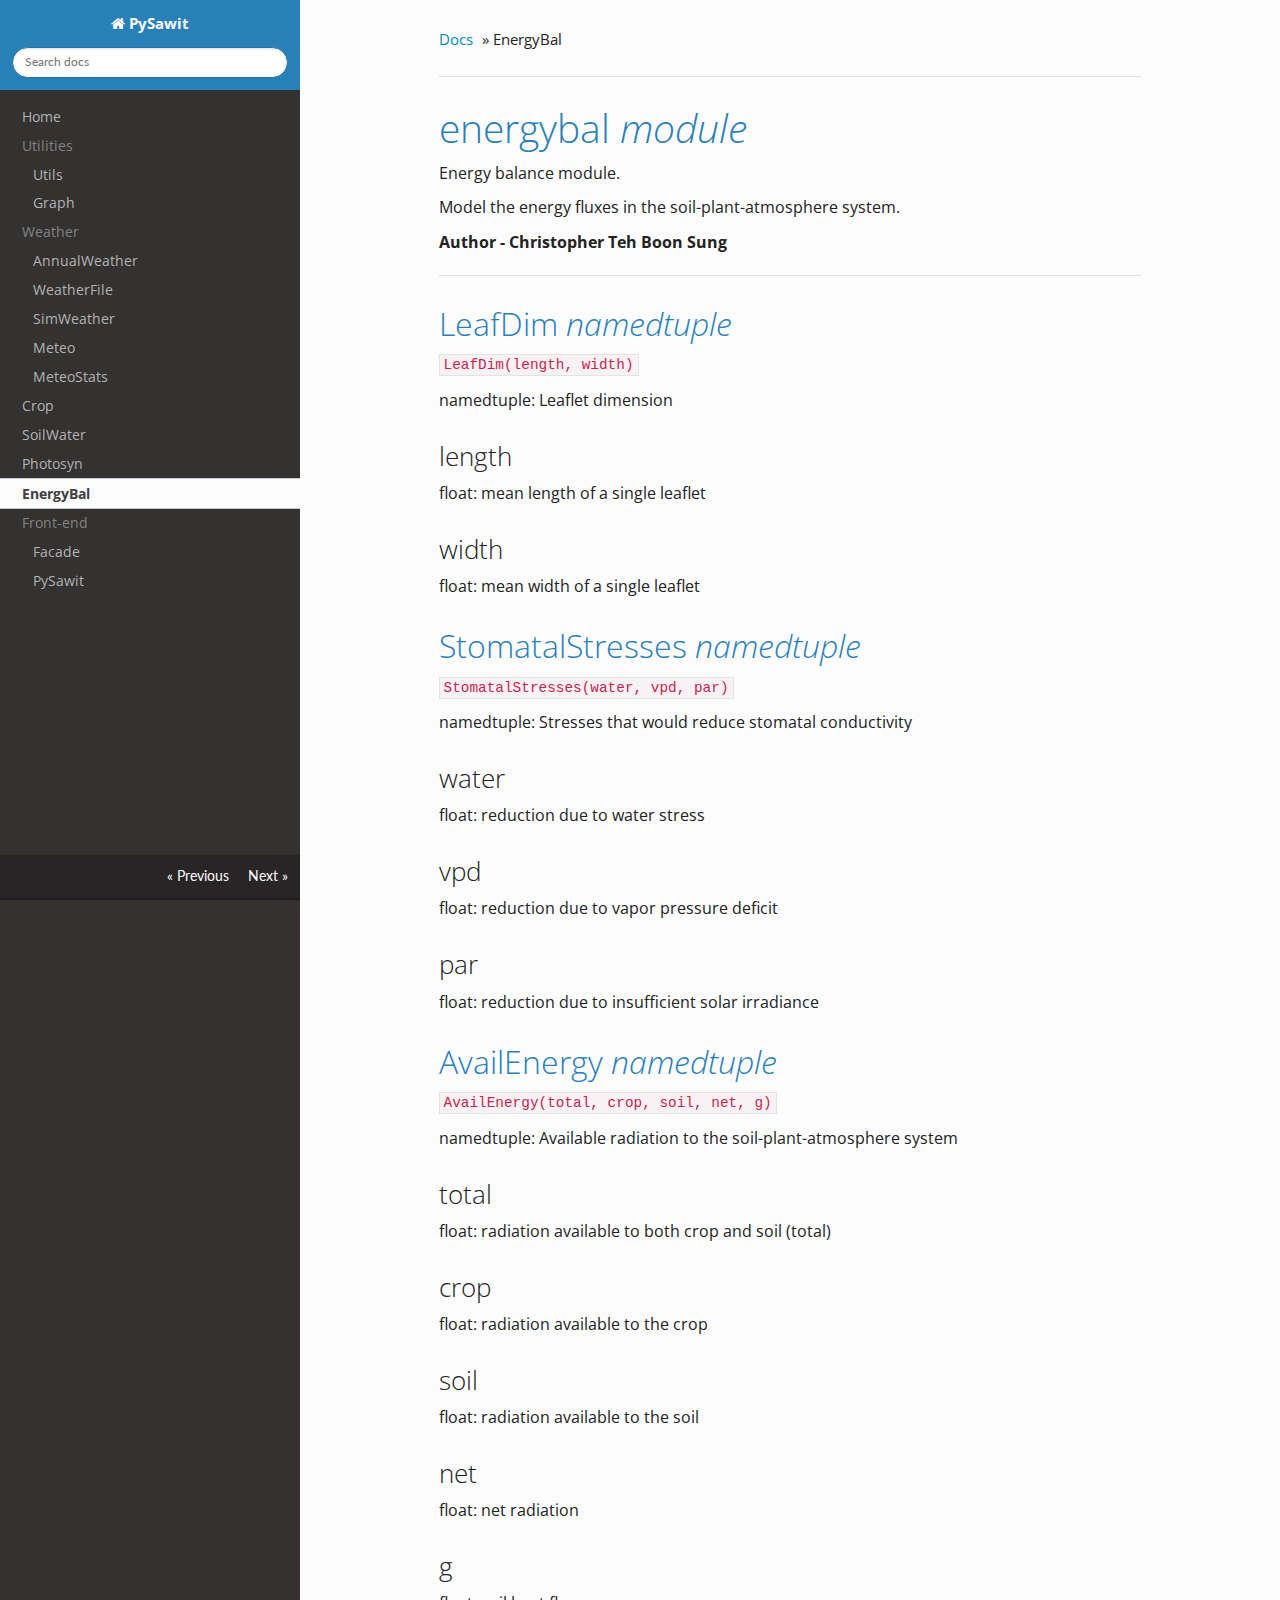
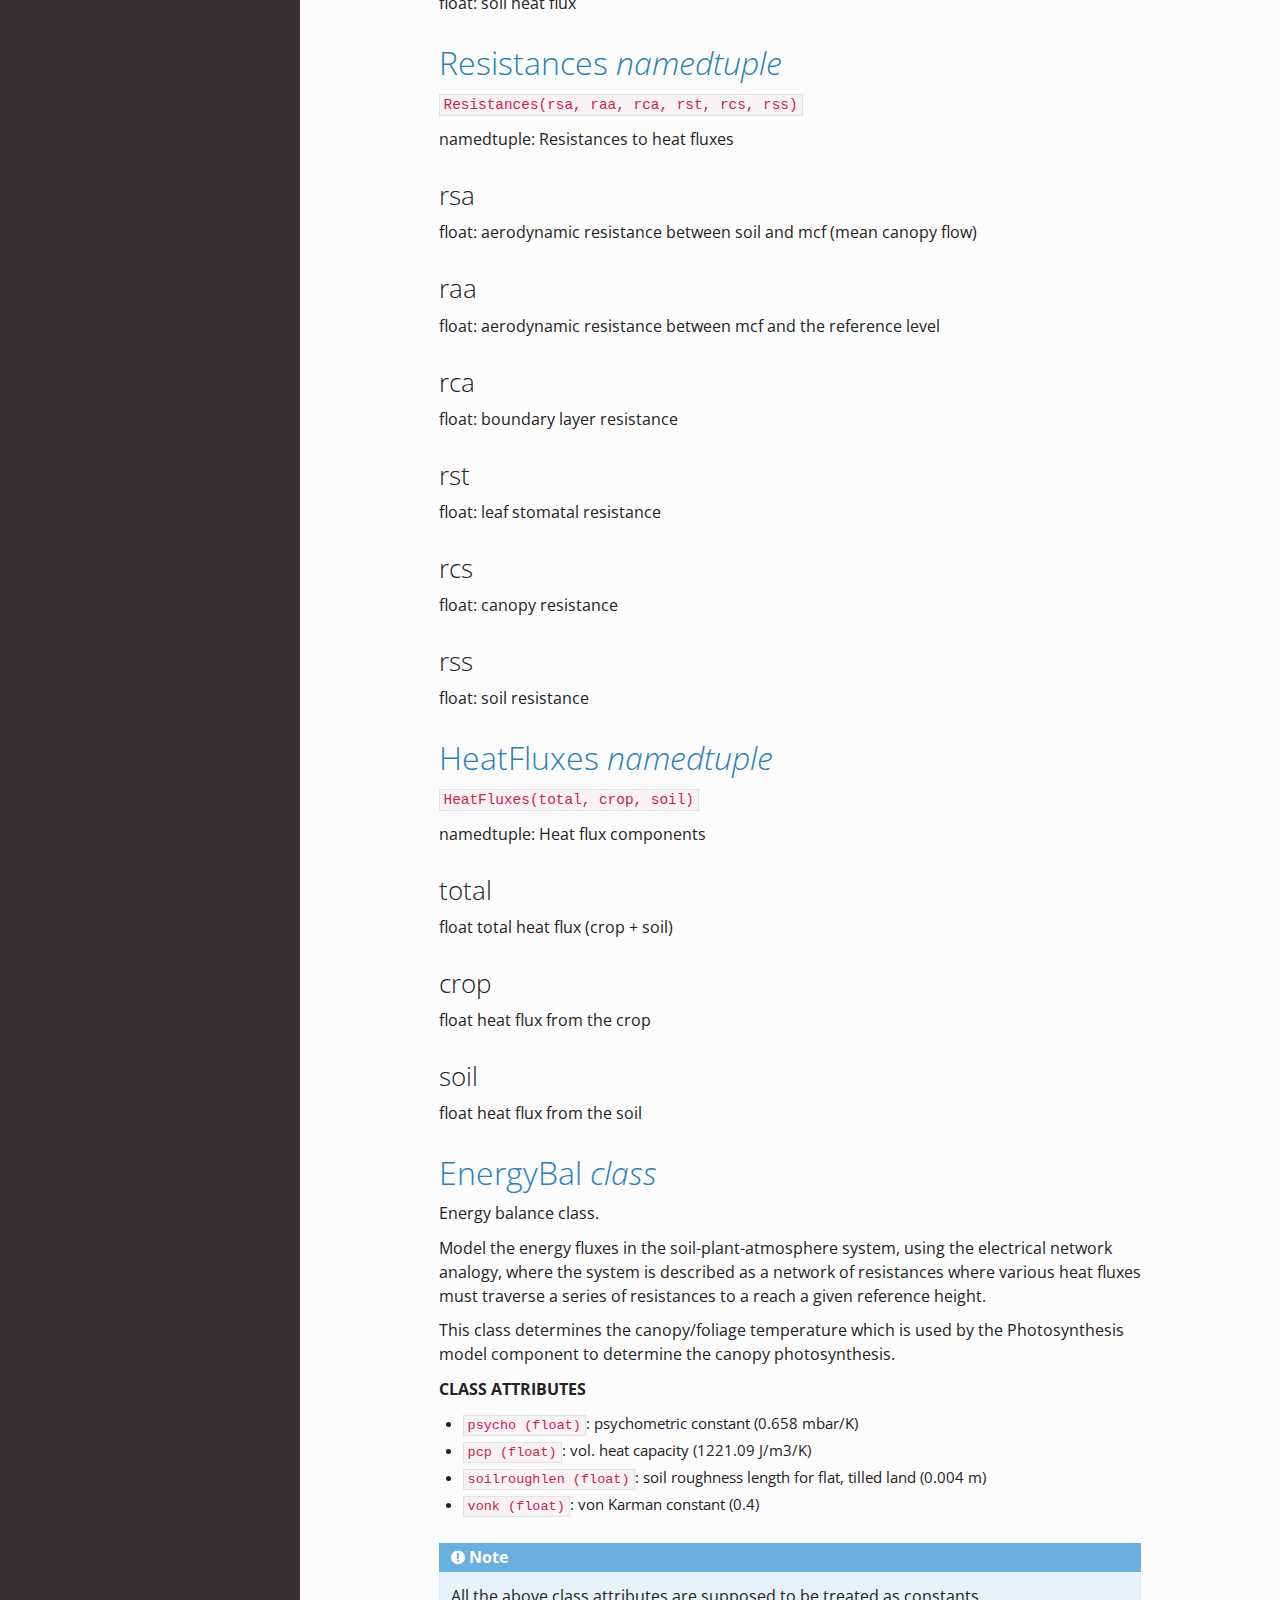
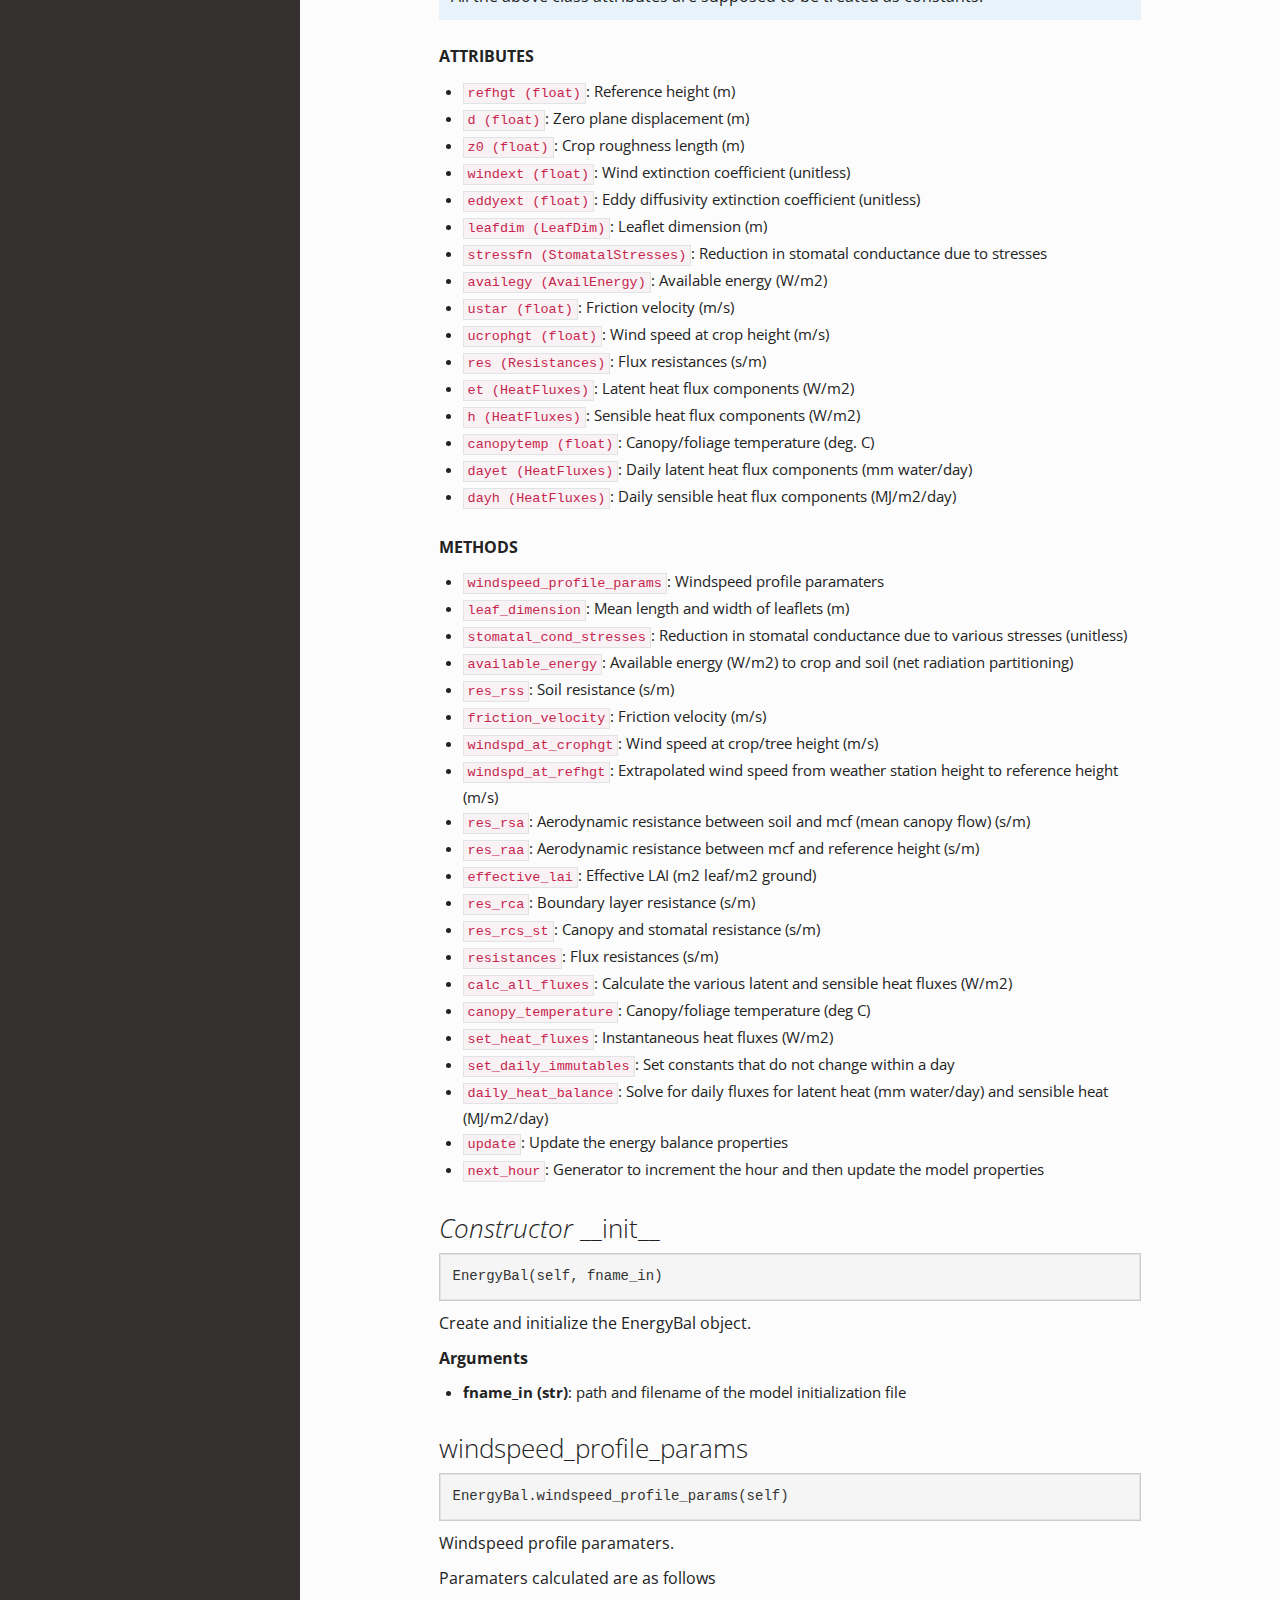
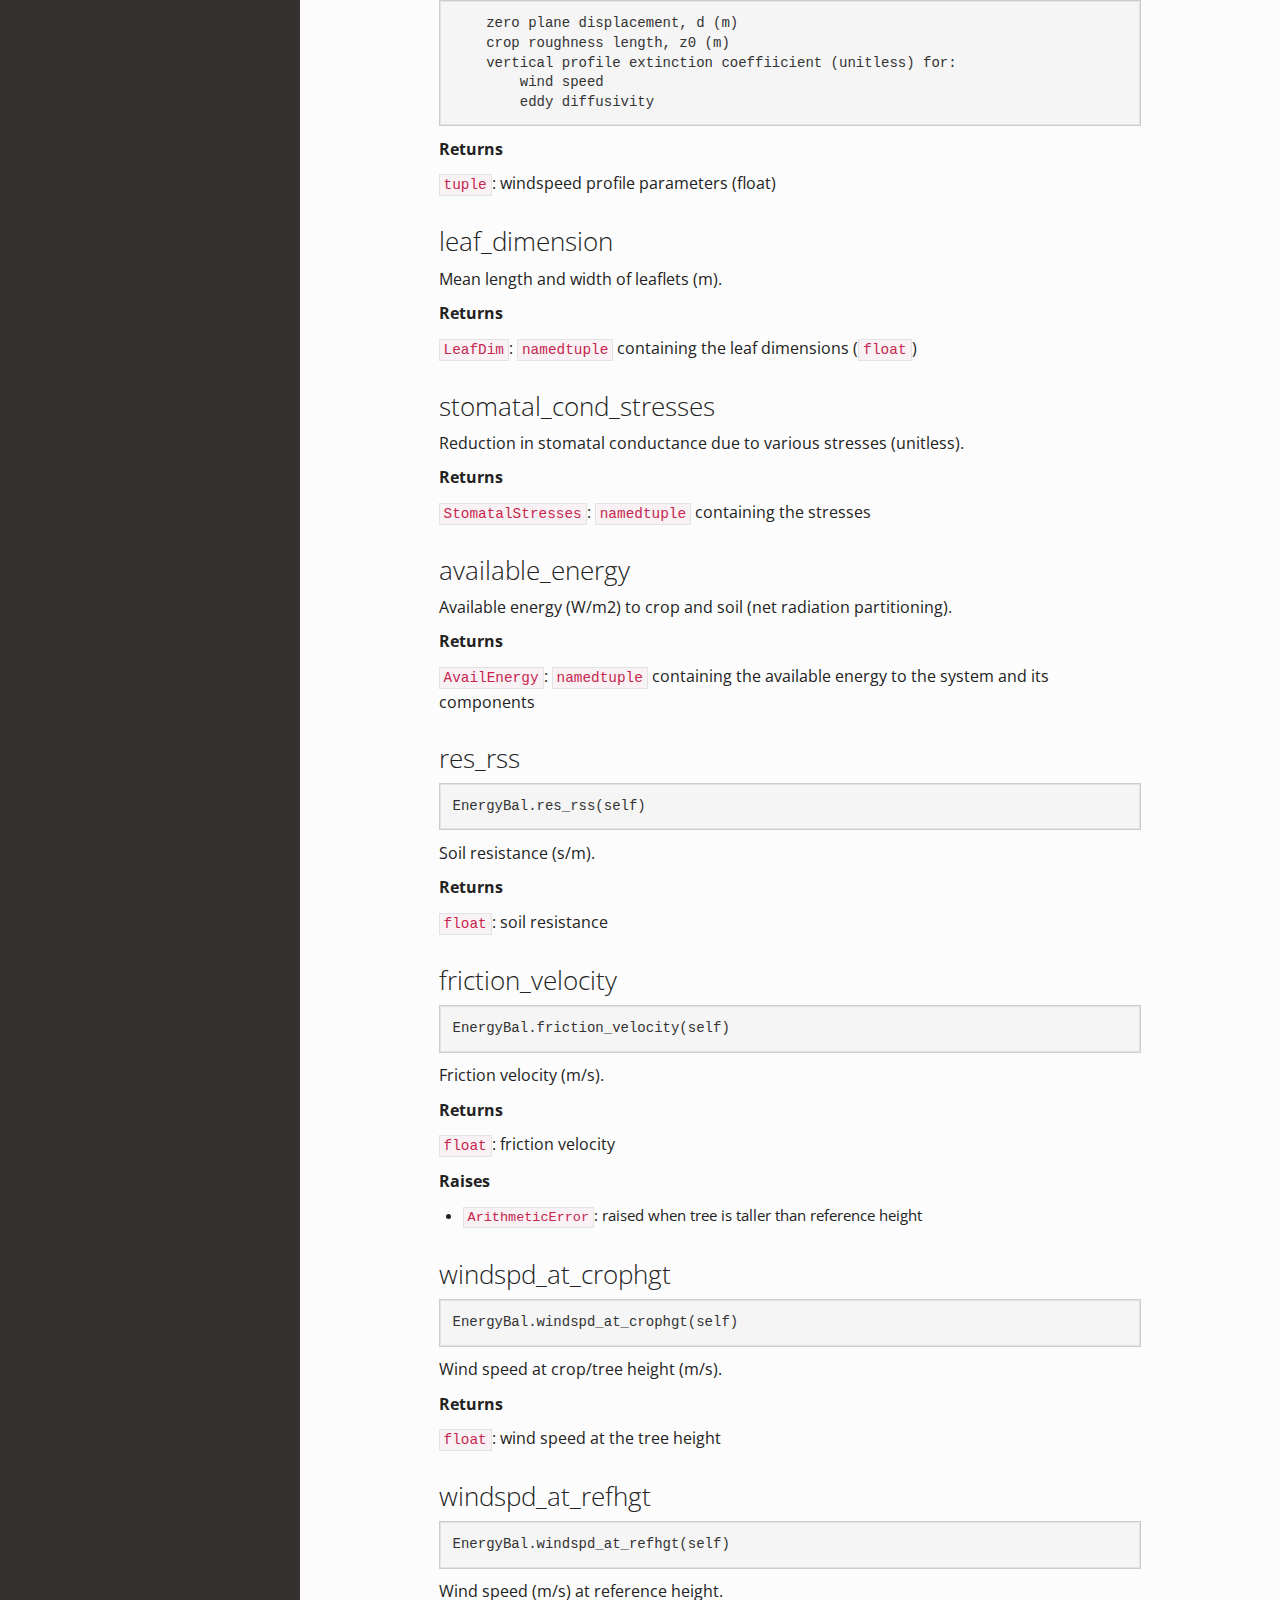
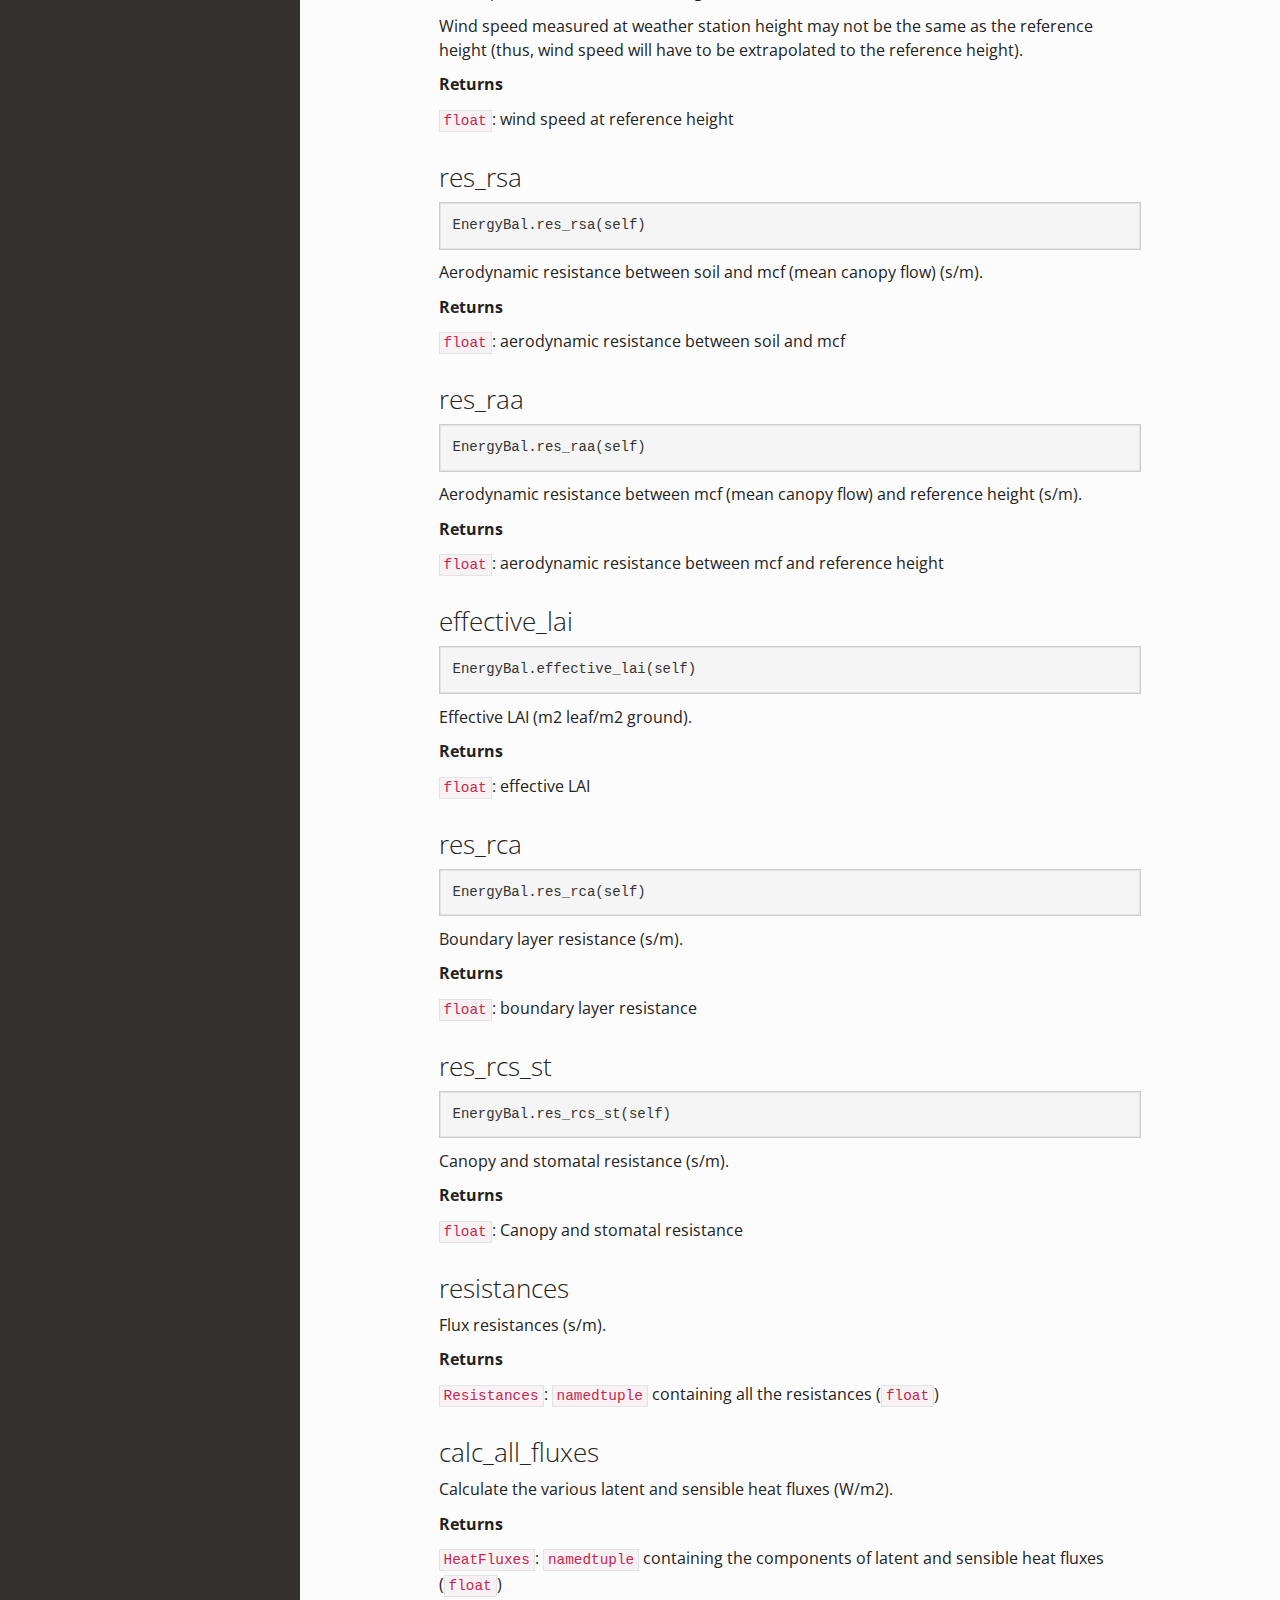
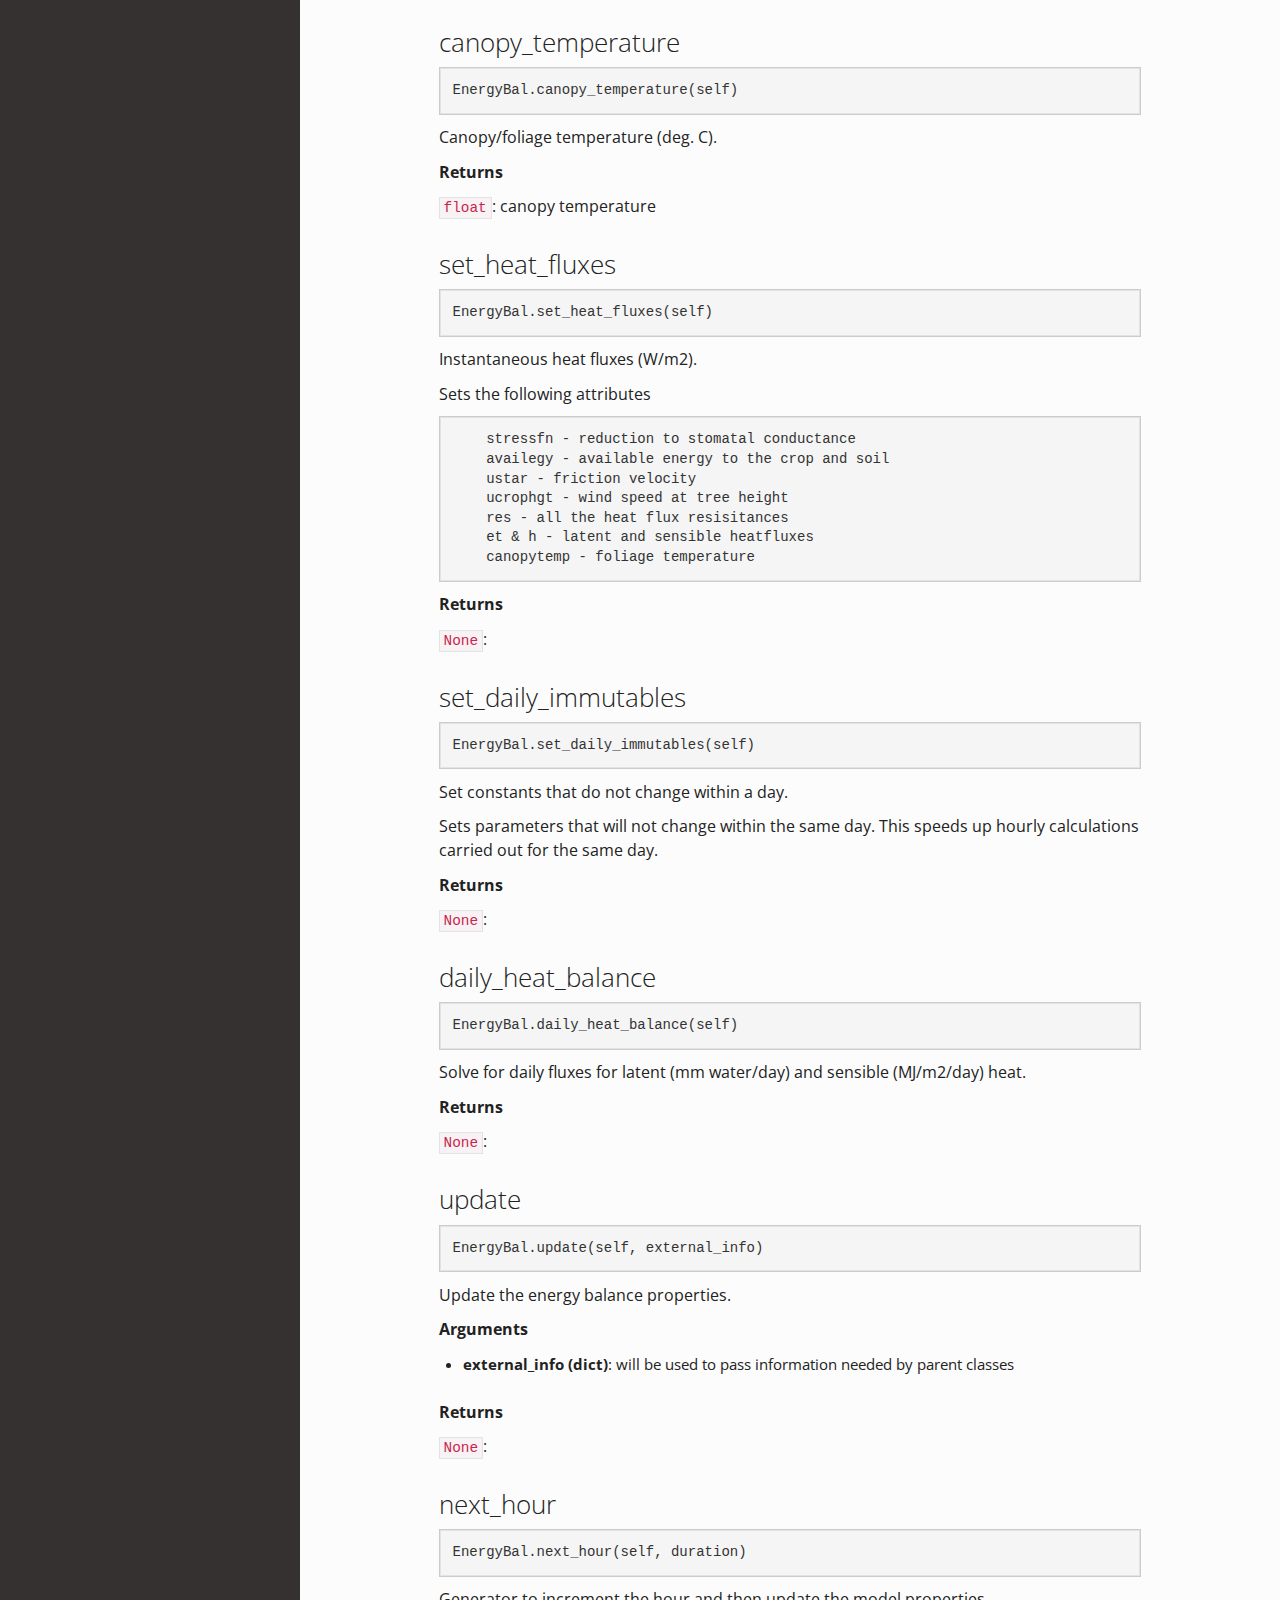
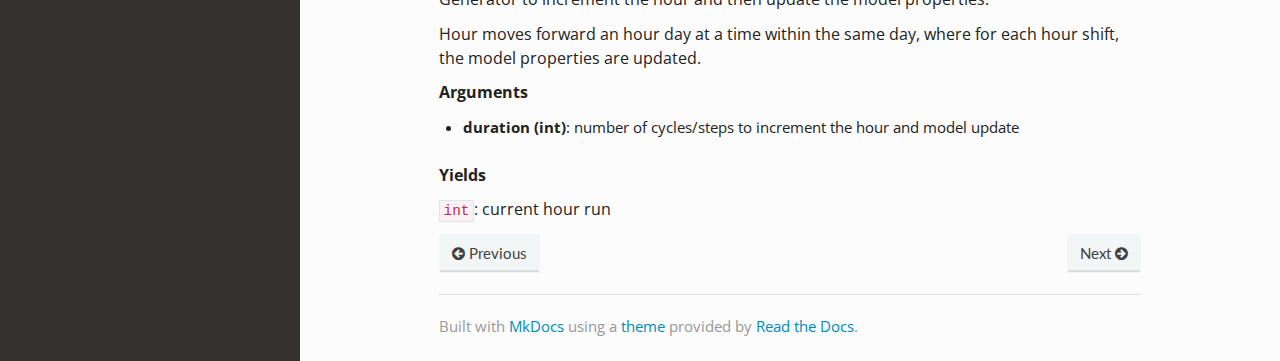
<file: docs/energybal/index.html>
<!DOCTYPE html>
<!--[if IE 8]><html class="no-js lt-ie9" lang="en" > <![endif]-->
<!--[if gt IE 8]><!--> <html class="no-js" lang="en" > <!--<![endif]-->
<head>
  <meta charset="utf-8">
  <meta http-equiv="X-UA-Compatible" content="IE=edge">
  <meta name="viewport" content="width=device-width, initial-scale=1.0">
  
  
  <link rel="shortcut icon" href="../img/favicon.ico">
  <title>EnergyBal - PySawit</title>
  <link href='https://fonts.googleapis.com/css?family=Lato:400,700|Roboto+Slab:400,700|Inconsolata:400,700' rel='stylesheet' type='text/css'>

  <link rel="stylesheet" href="../css/theme.css" type="text/css" />
  <link rel="stylesheet" href="../css/theme_extra.css" type="text/css" />
  <link rel="stylesheet" href="../css/highlight.css">
  <link href="../extra.css" rel="stylesheet">
  
  <script>
    // Current page data
    var mkdocs_page_name = "EnergyBal";
    var mkdocs_page_input_path = "energybal.md";
    var mkdocs_page_url = "/energybal/index.html";
  </script>
  
  <script src="../js/jquery-2.1.1.min.js"></script>
  <script src="../js/modernizr-2.8.3.min.js"></script>
  <script type="text/javascript" src="../js/highlight.pack.js"></script> 
  
</head>

<body class="wy-body-for-nav" role="document">

  <div class="wy-grid-for-nav">

    
    <nav data-toggle="wy-nav-shift" class="wy-nav-side stickynav">
      <div class="wy-side-nav-search">
        <a href="../index.html" class="icon icon-home"> PySawit</a>
        <div role="search">
  <form id ="rtd-search-form" class="wy-form" action="../search.html" method="get">
    <input type="text" name="q" placeholder="Search docs" />
  </form>
</div>
      </div>

      <div class="wy-menu wy-menu-vertical" data-spy="affix" role="navigation" aria-label="main navigation">
	<ul class="current">
	  
          
            <li class="toctree-l1">
		
    <a class="" href="../index.html">Home</a>
	    </li>
          
            <li class="toctree-l1">
		
    <span class="caption-text">Utilities</span>
    <ul class="subnav">
                <li class="">
                    
    <a class="" href="../utils/index.html">Utils</a>
                </li>
                <li class="">
                    
    <a class="" href="../graph/index.html">Graph</a>
                </li>
    </ul>
	    </li>
          
            <li class="toctree-l1">
		
    <span class="caption-text">Weather</span>
    <ul class="subnav">
                <li class="">
                    
    <a class="" href="../annualweather/index.html">AnnualWeather</a>
                </li>
                <li class="">
                    
    <a class="" href="../weatherfile/index.html">WeatherFile</a>
                </li>
                <li class="">
                    
    <a class="" href="../simweather/index.html">SimWeather</a>
                </li>
                <li class="">
                    
    <a class="" href="../meteo/index.html">Meteo</a>
                </li>
                <li class="">
                    
    <a class="" href="../meteostats/index.html">MeteoStats</a>
                </li>
    </ul>
	    </li>
          
            <li class="toctree-l1">
		
    <a class="" href="../crop/index.html">Crop</a>
	    </li>
          
            <li class="toctree-l1">
		
    <a class="" href="../soilwater/index.html">SoilWater</a>
	    </li>
          
            <li class="toctree-l1">
		
    <a class="" href="../photosyn/index.html">Photosyn</a>
	    </li>
          
            <li class="toctree-l1 current">
		
    <a class="current" href="index.html">EnergyBal</a>
    <ul class="subnav">
            
    </ul>
	    </li>
          
            <li class="toctree-l1">
		
    <span class="caption-text">Front-end</span>
    <ul class="subnav">
                <li class="">
                    
    <a class="" href="../facade/index.html">Facade</a>
                </li>
                <li class="">
                    
    <a class="" href="../pysawit/index.html">PySawit</a>
                </li>
    </ul>
	    </li>
          
        </ul>
      </div>
      &nbsp;
    </nav>

    <section data-toggle="wy-nav-shift" class="wy-nav-content-wrap">

      
      <nav class="wy-nav-top" role="navigation" aria-label="top navigation">
        <i data-toggle="wy-nav-top" class="fa fa-bars"></i>
        <a href="../index.html">PySawit</a>
      </nav>

      
      <div class="wy-nav-content">
        <div class="rst-content">
          <div role="navigation" aria-label="breadcrumbs navigation">
  <ul class="wy-breadcrumbs">
    <li><a href="../index.html">Docs</a> &raquo;</li>
    
      
    
    <li>EnergyBal</li>
    <li class="wy-breadcrumbs-aside">
      
    </li>
  </ul>
  <hr/>
</div>
          <div role="main">
            <div class="section">
              
                <h1 id="energybal">energybal <em>module</em></h1>

<p>Energy balance module.</p>
<p>Model the energy fluxes in the soil-plant-atmosphere system.</p>
<p><strong>Author - Christopher Teh Boon Sung</strong></p>
<hr />
<h2 id="energybal.LeafDim">LeafDim <em>namedtuple</em></h2>

<p><code>LeafDim(length, width)</code></p>
<p>namedtuple: Leaflet dimension
<h3 id="energybal.LeafDim.length">length</h3></p>
<p>float: mean length of a single leaflet
<h3 id="energybal.LeafDim.width">width</h3></p>
<p>float: mean width of a single leaflet
<h2 id="energybal.StomatalStresses">StomatalStresses <em>namedtuple</em></h2></p>
<p><code>StomatalStresses(water, vpd, par)</code></p>
<p>namedtuple: Stresses that would reduce stomatal conductivity
<h3 id="energybal.StomatalStresses.water">water</h3></p>
<p>float: reduction due to water stress
<h3 id="energybal.StomatalStresses.vpd">vpd</h3></p>
<p>float: reduction due to vapor pressure deficit
<h3 id="energybal.StomatalStresses.par">par</h3></p>
<p>float: reduction due to insufficient solar irradiance
<h2 id="energybal.AvailEnergy">AvailEnergy <em>namedtuple</em></h2></p>
<p><code>AvailEnergy(total, crop, soil, net, g)</code></p>
<p>namedtuple: Available radiation to the soil-plant-atmosphere system
<h3 id="energybal.AvailEnergy.total">total</h3></p>
<p>float: radiation available to both crop and soil (total)
<h3 id="energybal.AvailEnergy.crop">crop</h3></p>
<p>float: radiation available to the crop
<h3 id="energybal.AvailEnergy.soil">soil</h3></p>
<p>float: radiation available to the soil
<h3 id="energybal.AvailEnergy.net">net</h3></p>
<p>float: net radiation
<h3 id="energybal.AvailEnergy.g">g</h3></p>
<p>float: soil heat flux
<h2 id="energybal.Resistances">Resistances <em>namedtuple</em></h2></p>
<p><code>Resistances(rsa, raa, rca, rst, rcs, rss)</code></p>
<p>namedtuple: Resistances to heat fluxes
<h3 id="energybal.Resistances.rsa">rsa</h3></p>
<p>float: aerodynamic resistance between soil and mcf (mean canopy flow)
<h3 id="energybal.Resistances.raa">raa</h3></p>
<p>float: aerodynamic resistance between mcf and the reference level
<h3 id="energybal.Resistances.rca">rca</h3></p>
<p>float: boundary layer resistance
<h3 id="energybal.Resistances.rst">rst</h3></p>
<p>float: leaf stomatal resistance
<h3 id="energybal.Resistances.rcs">rcs</h3></p>
<p>float: canopy resistance
<h3 id="energybal.Resistances.rss">rss</h3></p>
<p>float: soil resistance
<h2 id="energybal.HeatFluxes">HeatFluxes <em>namedtuple</em></h2></p>
<p><code>HeatFluxes(total, crop, soil)</code></p>
<p>namedtuple: Heat flux components
<h3 id="energybal.HeatFluxes.total">total</h3></p>
<p>float total heat flux (crop + soil)
<h3 id="energybal.HeatFluxes.crop">crop</h3></p>
<p>float heat flux from the crop
<h3 id="energybal.HeatFluxes.soil">soil</h3></p>
<p>float heat flux from the soil
<h2 id="energybal.EnergyBal">EnergyBal <em>class</em></h2></p>
<p>Energy balance class.</p>
<p>Model the energy fluxes in the soil-plant-atmosphere system, using the electrical network
analogy, where the system is described as a network of resistances where various heat fluxes
must traverse a series of resistances to a reach a given reference height.</p>
<p>This class determines the canopy/foliage temperature which is used by the Photosynthesis model
component to determine the canopy photosynthesis.</p>
<p><strong>CLASS ATTRIBUTES</strong></p>
<ul>
<li><code>psycho (float)</code>: psychometric constant (0.658 mbar/K)</li>
<li><code>pcp (float)</code>: vol. heat capacity (1221.09 J/m3/K)</li>
<li><code>soilroughlen (float)</code>: soil roughness length for flat, tilled land (0.004 m)</li>
<li><code>vonk (float)</code>: von Karman constant (0.4)</li>
</ul>
<div class="admonition note">
<p class="admonition-title">Note</p>
<p>All the above class attributes are supposed to be treated as constants.</p>
</div>
<p><strong>ATTRIBUTES</strong></p>
<ul>
<li><code>refhgt (float)</code>: Reference height (m)</li>
<li><code>d (float)</code>: Zero plane displacement (m)</li>
<li><code>z0 (float)</code>: Crop roughness length (m)</li>
<li><code>windext (float)</code>: Wind extinction coefficient (unitless)</li>
<li><code>eddyext (float)</code>: Eddy diffusivity extinction coefficient (unitless)</li>
<li><code>leafdim (LeafDim)</code>: Leaflet dimension (m)</li>
<li><code>stressfn (StomatalStresses)</code>: Reduction in stomatal conductance due to stresses</li>
<li><code>availegy (AvailEnergy)</code>: Available energy (W/m2)</li>
<li><code>ustar (float)</code>: Friction velocity (m/s)</li>
<li><code>ucrophgt (float)</code>: Wind speed at crop height (m/s)</li>
<li><code>res (Resistances)</code>: Flux resistances (s/m)</li>
<li><code>et (HeatFluxes)</code>: Latent heat flux components (W/m2)</li>
<li><code>h (HeatFluxes)</code>: Sensible heat flux components (W/m2)</li>
<li><code>canopytemp (float)</code>: Canopy/foliage temperature (deg. C)</li>
<li><code>dayet (HeatFluxes)</code>: Daily latent heat flux components (mm water/day)</li>
<li><code>dayh (HeatFluxes)</code>: Daily sensible heat flux components (MJ/m2/day)</li>
</ul>
<p><strong>METHODS</strong></p>
<ul>
<li><code>windspeed_profile_params</code>: Windspeed profile paramaters</li>
<li><code>leaf_dimension</code>: Mean length and width of leaflets (m)</li>
<li><code>stomatal_cond_stresses</code>: Reduction in stomatal conductance due to
                            various stresses (unitless)</li>
<li><code>available_energy</code>: Available energy (W/m2) to crop and soil (net radiation partitioning)</li>
<li><code>res_rss</code>: Soil resistance (s/m)</li>
<li><code>friction_velocity</code>: Friction velocity (m/s)</li>
<li><code>windspd_at_crophgt</code>: Wind speed at crop/tree height (m/s)</li>
<li><code>windspd_at_refhgt</code>: Extrapolated wind speed from weather station
                       height to reference height (m/s)</li>
<li><code>res_rsa</code>: Aerodynamic resistance between soil and mcf (mean canopy flow) (s/m)</li>
<li><code>res_raa</code>: Aerodynamic resistance between mcf and reference height (s/m)</li>
<li><code>effective_lai</code>: Effective LAI (m2 leaf/m2 ground)</li>
<li><code>res_rca</code>: Boundary layer resistance (s/m)</li>
<li><code>res_rcs_st</code>: Canopy and stomatal resistance (s/m)</li>
<li><code>resistances</code>: Flux resistances (s/m)</li>
<li><code>calc_all_fluxes</code>: Calculate the various latent and sensible heat fluxes (W/m2)</li>
<li><code>canopy_temperature</code>: Canopy/foliage temperature (deg C)</li>
<li><code>set_heat_fluxes</code>: Instantaneous heat fluxes (W/m2)</li>
<li><code>set_daily_immutables</code>: Set constants that do not change within a day</li>
<li><code>daily_heat_balance</code>: Solve for daily fluxes for latent heat (mm water/day) and
                        sensible heat (MJ/m2/day)</li>
<li><code>update</code>: Update the energy balance properties</li>
<li><code>next_hour</code>: Generator to increment the hour and then update the model properties</li>
</ul>
<h3 id="energybal.EnergyBal.__init__"><em>Constructor</em> __init__</h3>

<pre><code class="python">EnergyBal(self, fname_in)
</code></pre>

<p>Create and initialize the EnergyBal object.</p>
<p><strong>Arguments</strong></p>
<ul>
<li><strong>fname_in (str)</strong>: path and filename of the model initialization file</li>
</ul>
<h3 id="energybal.EnergyBal.windspeed_profile_params">windspeed_profile_params</h3>

<pre><code class="python">EnergyBal.windspeed_profile_params(self)
</code></pre>

<p>Windspeed profile paramaters.</p>
<p>Paramaters calculated are as follows</p>
<pre><code class="text">    zero plane displacement, d (m)
    crop roughness length, z0 (m)
    vertical profile extinction coeffiicient (unitless) for:
        wind speed
        eddy diffusivity
</code></pre>

<p><strong>Returns</strong></p>
<p><code>tuple</code>: windspeed profile parameters (float)</p>
<h3 id="energybal.EnergyBal.leaf_dimension">leaf_dimension</h3>

<p>Mean length and width of leaflets (m).</p>
<p><strong>Returns</strong></p>
<p><code>LeafDim</code>: <code>namedtuple</code> containing the leaf dimensions (<code>float</code>)</p>
<h3 id="energybal.EnergyBal.stomatal_cond_stresses">stomatal_cond_stresses</h3>

<p>Reduction in stomatal conductance due to various stresses (unitless).</p>
<p><strong>Returns</strong></p>
<p><code>StomatalStresses</code>: <code>namedtuple</code> containing the stresses</p>
<h3 id="energybal.EnergyBal.available_energy">available_energy</h3>

<p>Available energy (W/m2) to crop and soil (net radiation partitioning).</p>
<p><strong>Returns</strong></p>
<p><code>AvailEnergy</code>: <code>namedtuple</code> containing the available energy
                 to the system and its components</p>
<h3 id="energybal.EnergyBal.res_rss">res_rss</h3>

<pre><code class="python">EnergyBal.res_rss(self)
</code></pre>

<p>Soil resistance (s/m).</p>
<p><strong>Returns</strong></p>
<p><code>float</code>: soil resistance</p>
<h3 id="energybal.EnergyBal.friction_velocity">friction_velocity</h3>

<pre><code class="python">EnergyBal.friction_velocity(self)
</code></pre>

<p>Friction velocity (m/s).</p>
<p><strong>Returns</strong></p>
<p><code>float</code>: friction velocity</p>
<p><strong>Raises</strong></p>
<ul>
<li><code>ArithmeticError</code>: raised when tree is taller than reference height</li>
</ul>
<h3 id="energybal.EnergyBal.windspd_at_crophgt">windspd_at_crophgt</h3>

<pre><code class="python">EnergyBal.windspd_at_crophgt(self)
</code></pre>

<p>Wind speed at crop/tree height (m/s).</p>
<p><strong>Returns</strong></p>
<p><code>float</code>: wind speed at the tree height</p>
<h3 id="energybal.EnergyBal.windspd_at_refhgt">windspd_at_refhgt</h3>

<pre><code class="python">EnergyBal.windspd_at_refhgt(self)
</code></pre>

<p>Wind speed (m/s) at reference height.</p>
<p>Wind speed measured at weather station height may not be the same
as the reference height (thus, wind speed will have to be extrapolated to the
reference height).</p>
<p><strong>Returns</strong></p>
<p><code>float</code>: wind speed at reference height</p>
<h3 id="energybal.EnergyBal.res_rsa">res_rsa</h3>

<pre><code class="python">EnergyBal.res_rsa(self)
</code></pre>

<p>Aerodynamic resistance between soil and mcf (mean canopy flow) (s/m).</p>
<p><strong>Returns</strong></p>
<p><code>float</code>: aerodynamic resistance between soil and mcf</p>
<h3 id="energybal.EnergyBal.res_raa">res_raa</h3>

<pre><code class="python">EnergyBal.res_raa(self)
</code></pre>

<p>Aerodynamic resistance between mcf (mean canopy flow) and reference height (s/m).</p>
<p><strong>Returns</strong></p>
<p><code>float</code>: aerodynamic resistance between mcf and reference height</p>
<h3 id="energybal.EnergyBal.effective_lai">effective_lai</h3>

<pre><code class="python">EnergyBal.effective_lai(self)
</code></pre>

<p>Effective LAI (m2 leaf/m2 ground).</p>
<p><strong>Returns</strong></p>
<p><code>float</code>: effective LAI</p>
<h3 id="energybal.EnergyBal.res_rca">res_rca</h3>

<pre><code class="python">EnergyBal.res_rca(self)
</code></pre>

<p>Boundary layer resistance (s/m).</p>
<p><strong>Returns</strong></p>
<p><code>float</code>: boundary layer resistance</p>
<h3 id="energybal.EnergyBal.res_rcs_st">res_rcs_st</h3>

<pre><code class="python">EnergyBal.res_rcs_st(self)
</code></pre>

<p>Canopy and stomatal resistance (s/m).</p>
<p><strong>Returns</strong></p>
<p><code>float</code>: Canopy and stomatal resistance</p>
<h3 id="energybal.EnergyBal.resistances">resistances</h3>

<p>Flux resistances (s/m).</p>
<p><strong>Returns</strong></p>
<p><code>Resistances</code>: <code>namedtuple</code> containing all the resistances (<code>float</code>)</p>
<h3 id="energybal.EnergyBal.calc_all_fluxes">calc_all_fluxes</h3>

<p>Calculate the various latent and sensible heat fluxes (W/m2).</p>
<p><strong>Returns</strong></p>
<p><code>HeatFluxes</code>: <code>namedtuple</code> containing the components of latent and sensible heat fluxes
                 (<code>float</code>)</p>
<h3 id="energybal.EnergyBal.canopy_temperature">canopy_temperature</h3>

<pre><code class="python">EnergyBal.canopy_temperature(self)
</code></pre>

<p>Canopy/foliage temperature (deg. C).</p>
<p><strong>Returns</strong></p>
<p><code>float</code>: canopy temperature</p>
<h3 id="energybal.EnergyBal.set_heat_fluxes">set_heat_fluxes</h3>

<pre><code class="python">EnergyBal.set_heat_fluxes(self)
</code></pre>

<p>Instantaneous heat fluxes (W/m2).</p>
<p>Sets the following attributes</p>
<pre><code class="text">    stressfn - reduction to stomatal conductance
    availegy - available energy to the crop and soil
    ustar - friction velocity
    ucrophgt - wind speed at tree height
    res - all the heat flux resisitances
    et &amp; h - latent and sensible heatfluxes
    canopytemp - foliage temperature
</code></pre>

<p><strong>Returns</strong></p>
<p><code>None</code>:</p>
<h3 id="energybal.EnergyBal.set_daily_immutables">set_daily_immutables</h3>

<pre><code class="python">EnergyBal.set_daily_immutables(self)
</code></pre>

<p>Set constants that do not change within a day.</p>
<p>Sets parameters that will not change within the same day. This speeds up hourly
calculations carried out for the same day.</p>
<p><strong>Returns</strong></p>
<p><code>None</code>:</p>
<h3 id="energybal.EnergyBal.daily_heat_balance">daily_heat_balance</h3>

<pre><code class="python">EnergyBal.daily_heat_balance(self)
</code></pre>

<p>Solve for daily fluxes for latent (mm water/day) and sensible (MJ/m2/day) heat.</p>
<p><strong>Returns</strong></p>
<p><code>None</code>:</p>
<h3 id="energybal.EnergyBal.update">update</h3>

<pre><code class="python">EnergyBal.update(self, external_info)
</code></pre>

<p>Update the energy balance properties.</p>
<p><strong>Arguments</strong></p>
<ul>
<li><strong>external_info (dict)</strong>: will be used to pass information needed by parent classes</li>
</ul>
<p><strong>Returns</strong></p>
<p><code>None</code>:</p>
<h3 id="energybal.EnergyBal.next_hour">next_hour</h3>

<pre><code class="python">EnergyBal.next_hour(self, duration)
</code></pre>

<p>Generator to increment the hour and then update the model properties.</p>
<p>Hour moves forward an hour day at a time within the same day, where for each hour shift,
the model properties are updated.</p>
<p><strong>Arguments</strong></p>
<ul>
<li><strong>duration (int)</strong>: number of cycles/steps to increment the hour and model update</li>
</ul>
<p><strong>Yields</strong></p>
<p><code>int</code>: current hour run</p>
              
            </div>
          </div>
          <footer>
  
    <div class="rst-footer-buttons" role="navigation" aria-label="footer navigation">
      
        <a href="../facade/index.html" class="btn btn-neutral float-right" title="Facade">Next <span class="icon icon-circle-arrow-right"></span></a>
      
      
        <a href="../photosyn/index.html" class="btn btn-neutral" title="Photosyn"><span class="icon icon-circle-arrow-left"></span> Previous</a>
      
    </div>
  

  <hr/>

  <div role="contentinfo">
    <!-- Copyright etc -->
    
  </div>

  Built with <a href="http://www.mkdocs.org">MkDocs</a> using a <a href="https://github.com/snide/sphinx_rtd_theme">theme</a> provided by <a href="https://readthedocs.org">Read the Docs</a>.
</footer>
	  
        </div>
      </div>

    </section>
    
  </div>

  <div class="rst-versions" role="note" style="cursor: pointer">
    <span class="rst-current-version" data-toggle="rst-current-version">
      
      
        <span><a href="../photosyn/index.html" style="color: #fcfcfc;">&laquo; Previous</a></span>
      
      
        <span style="margin-left: 15px"><a href="../facade/index.html" style="color: #fcfcfc">Next &raquo;</a></span>
      
    </span>
</div>
    <script src="../js/theme.js"></script>

</body>
</html>
</file>
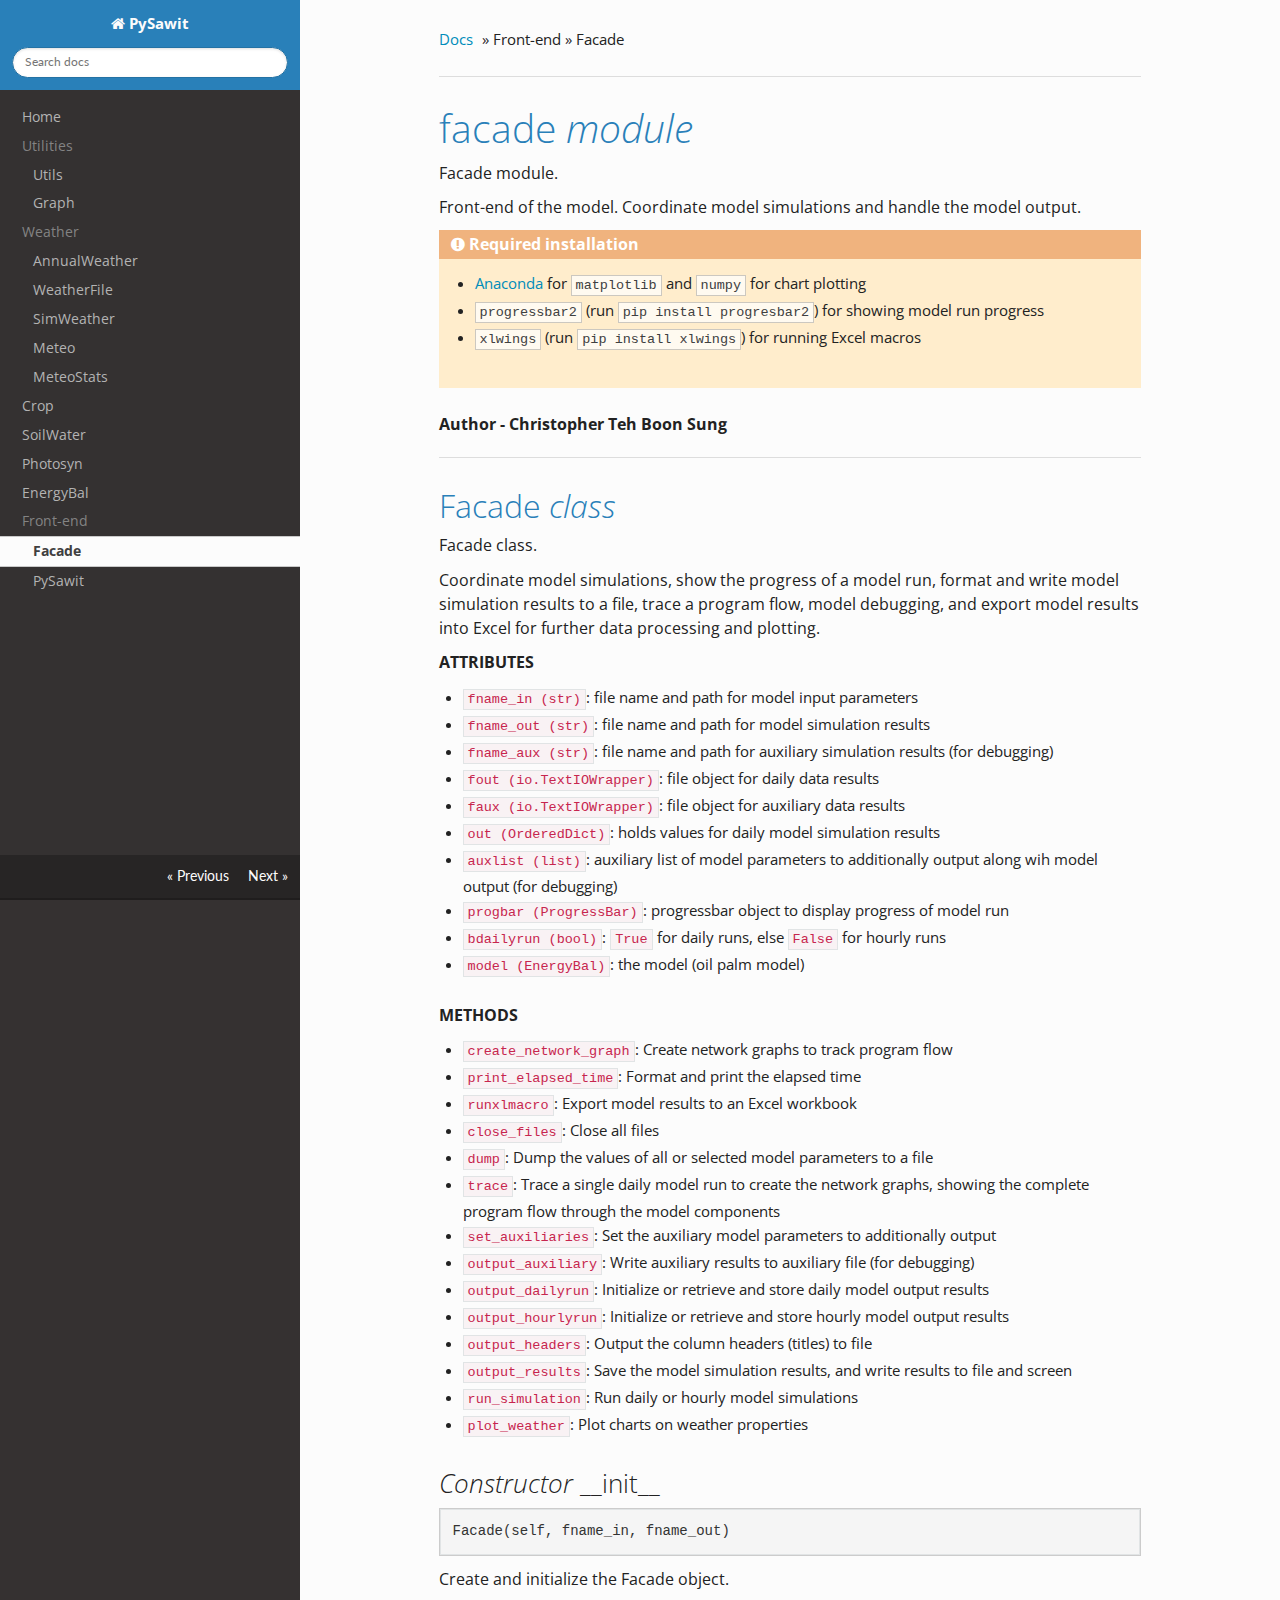
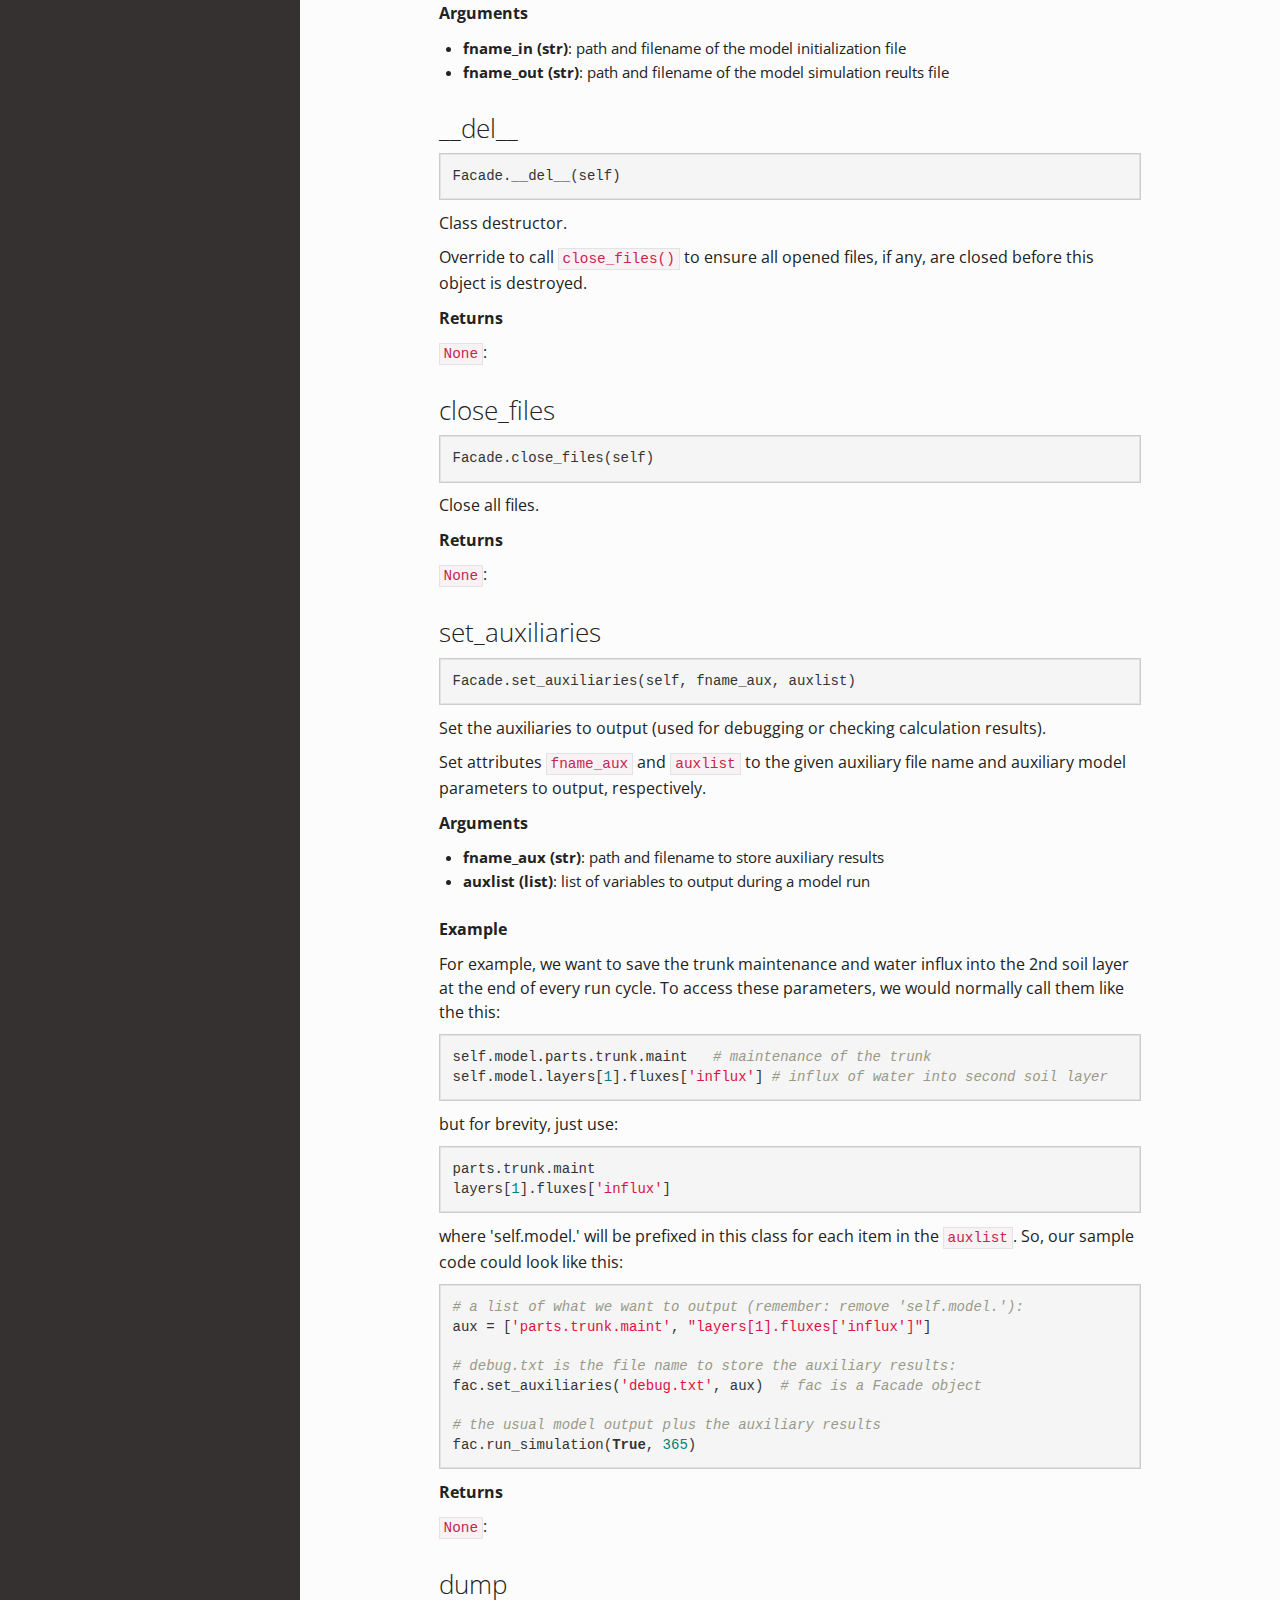
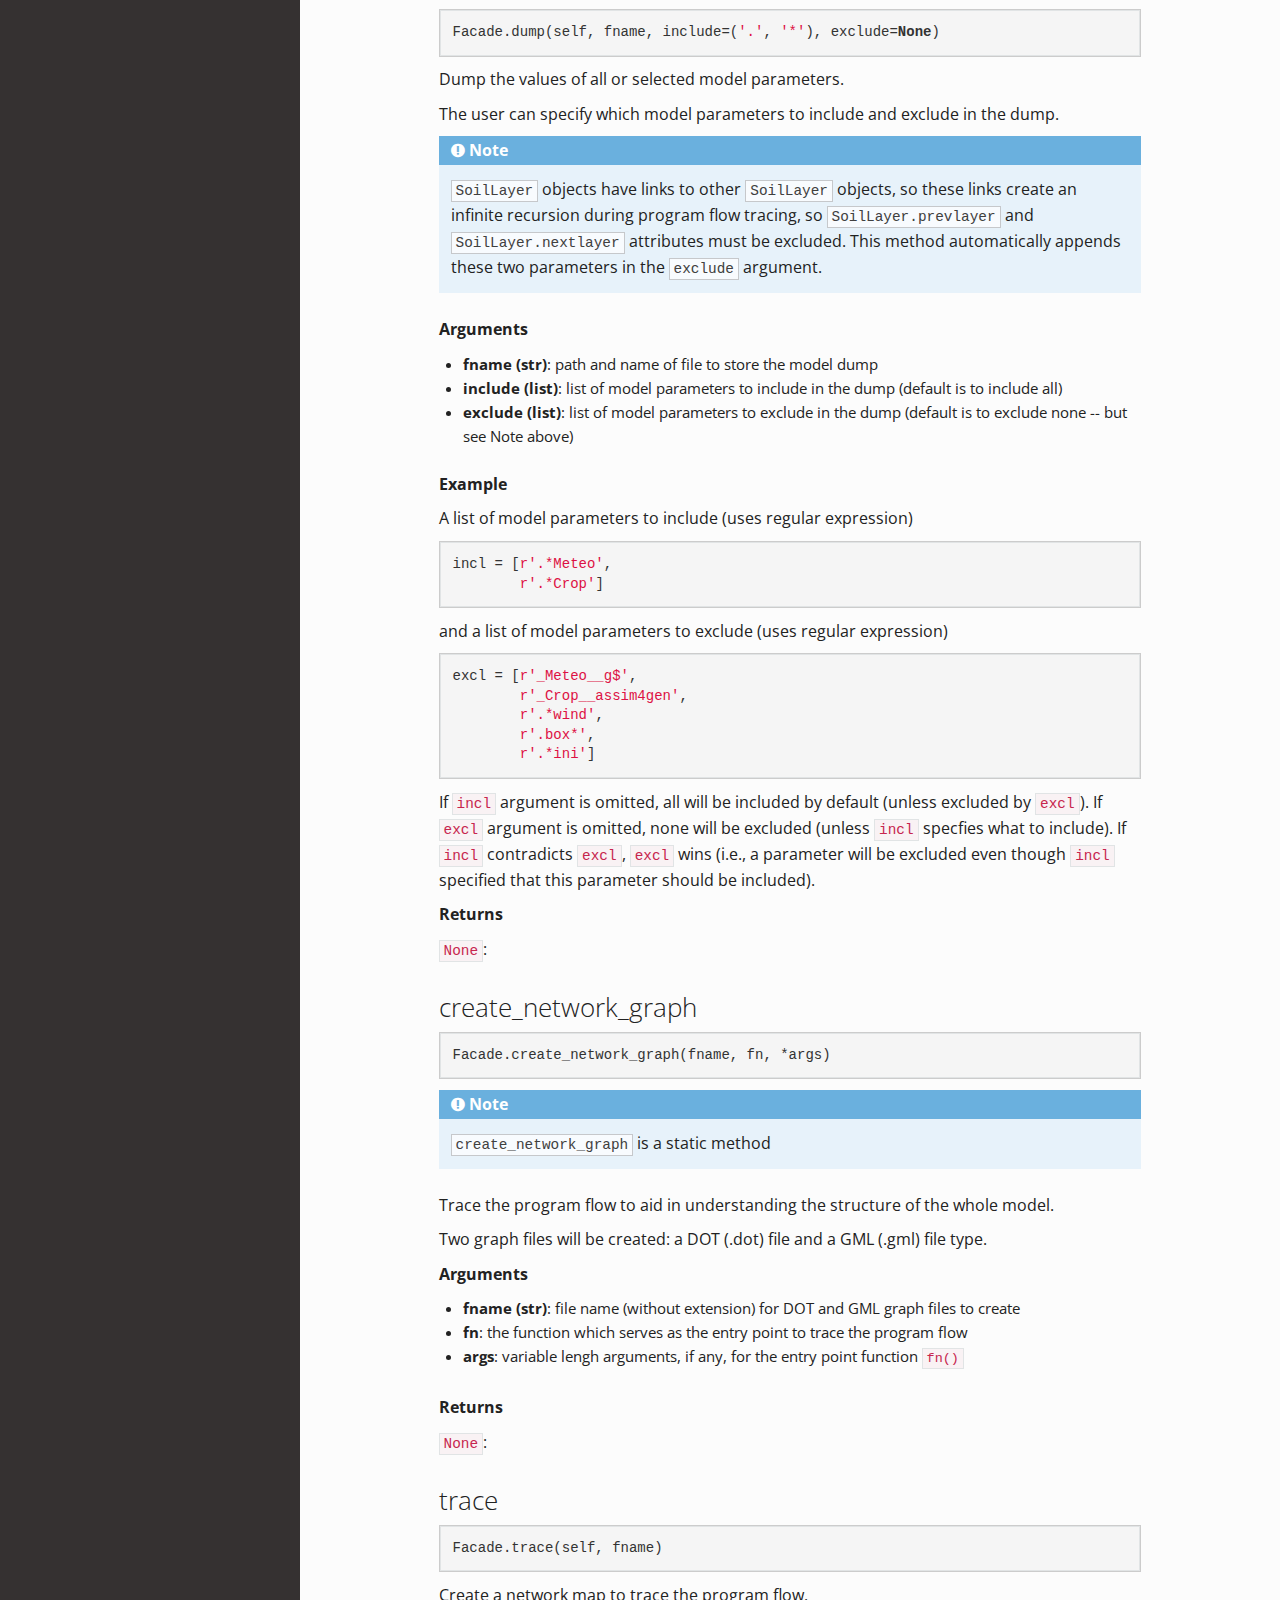
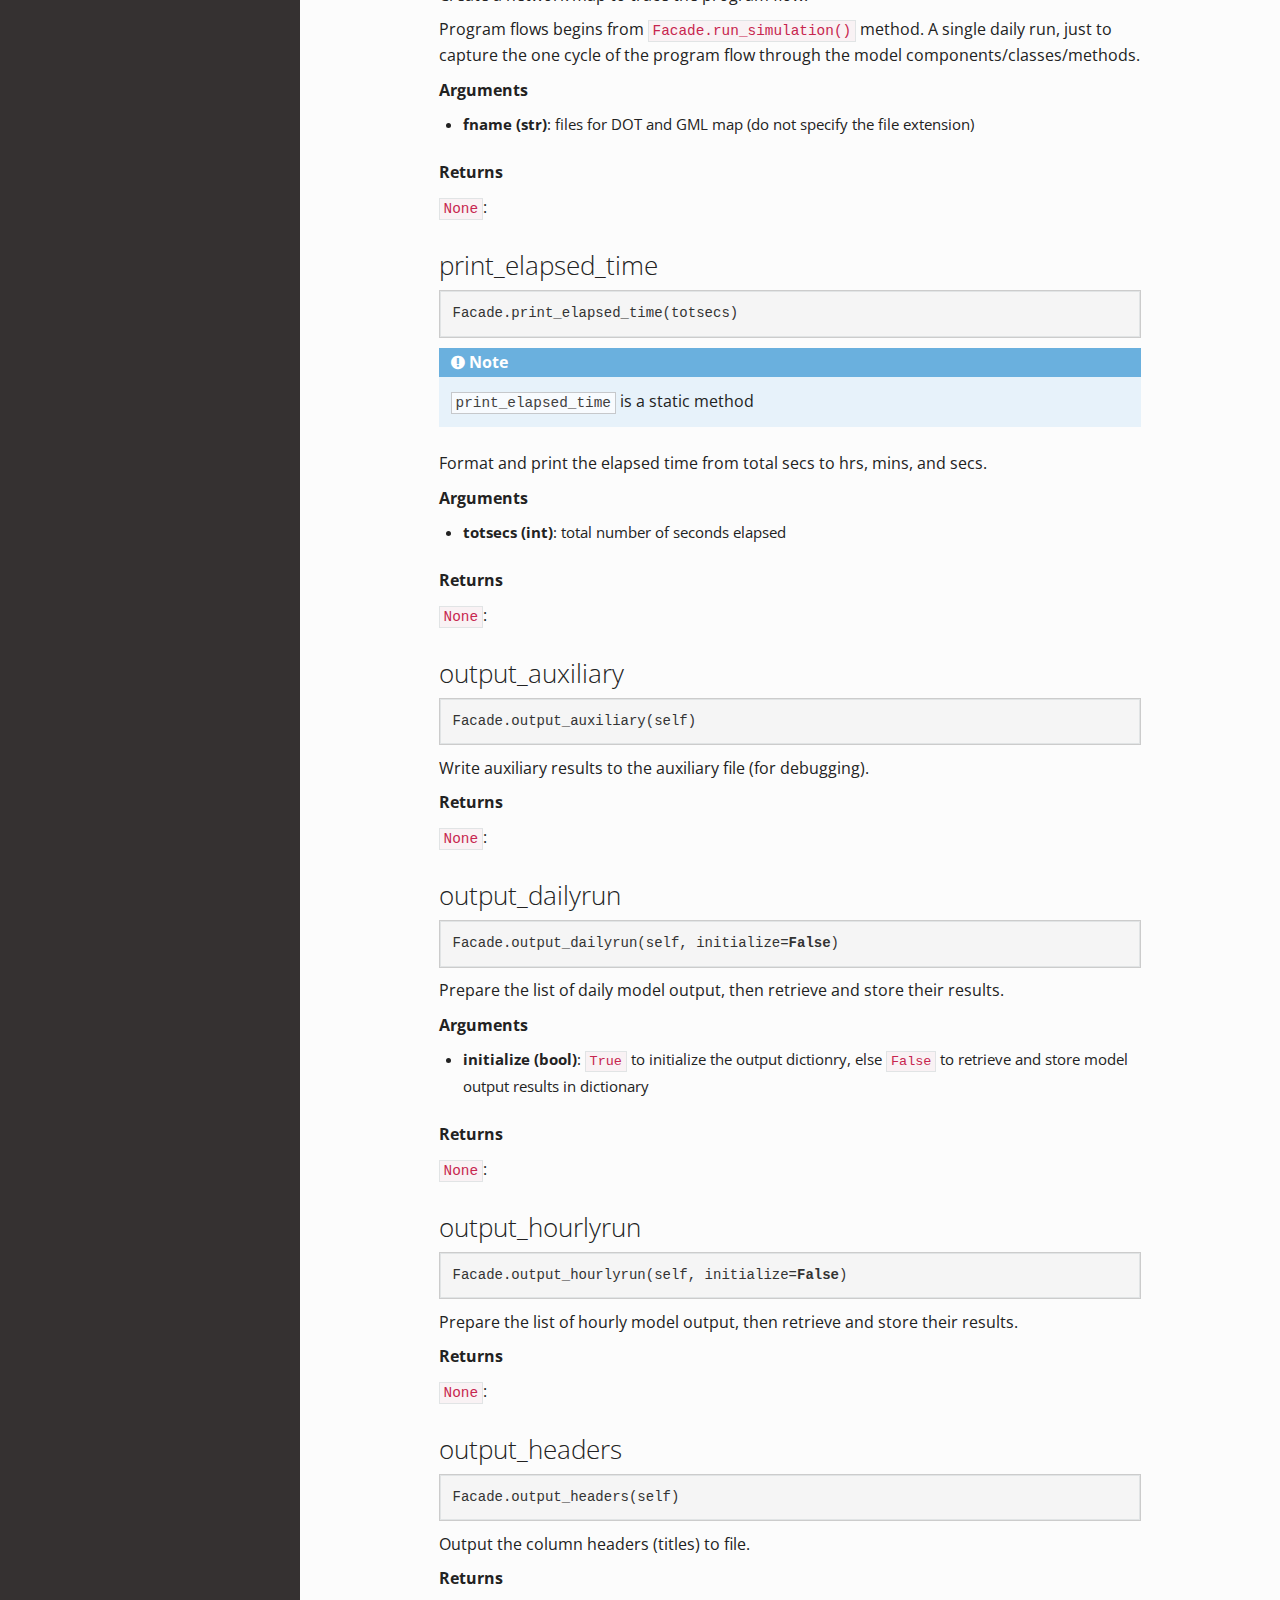
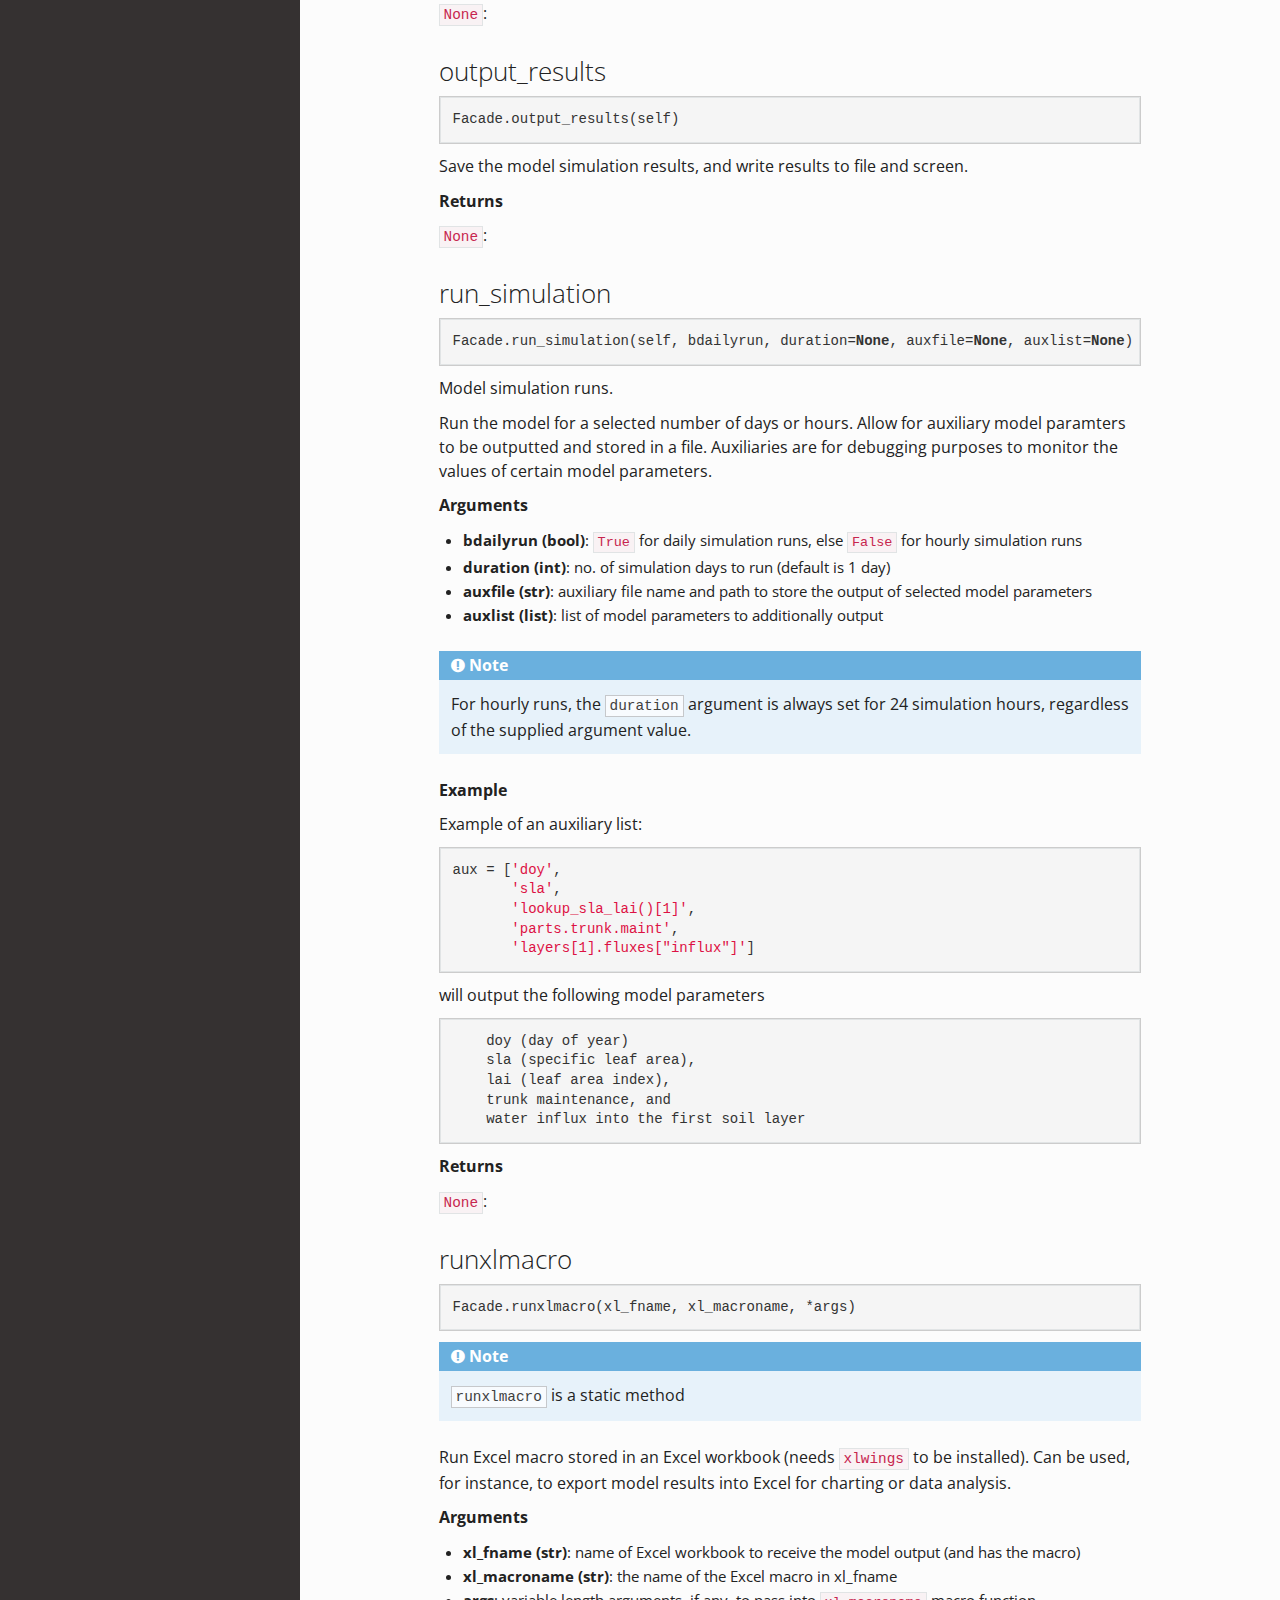
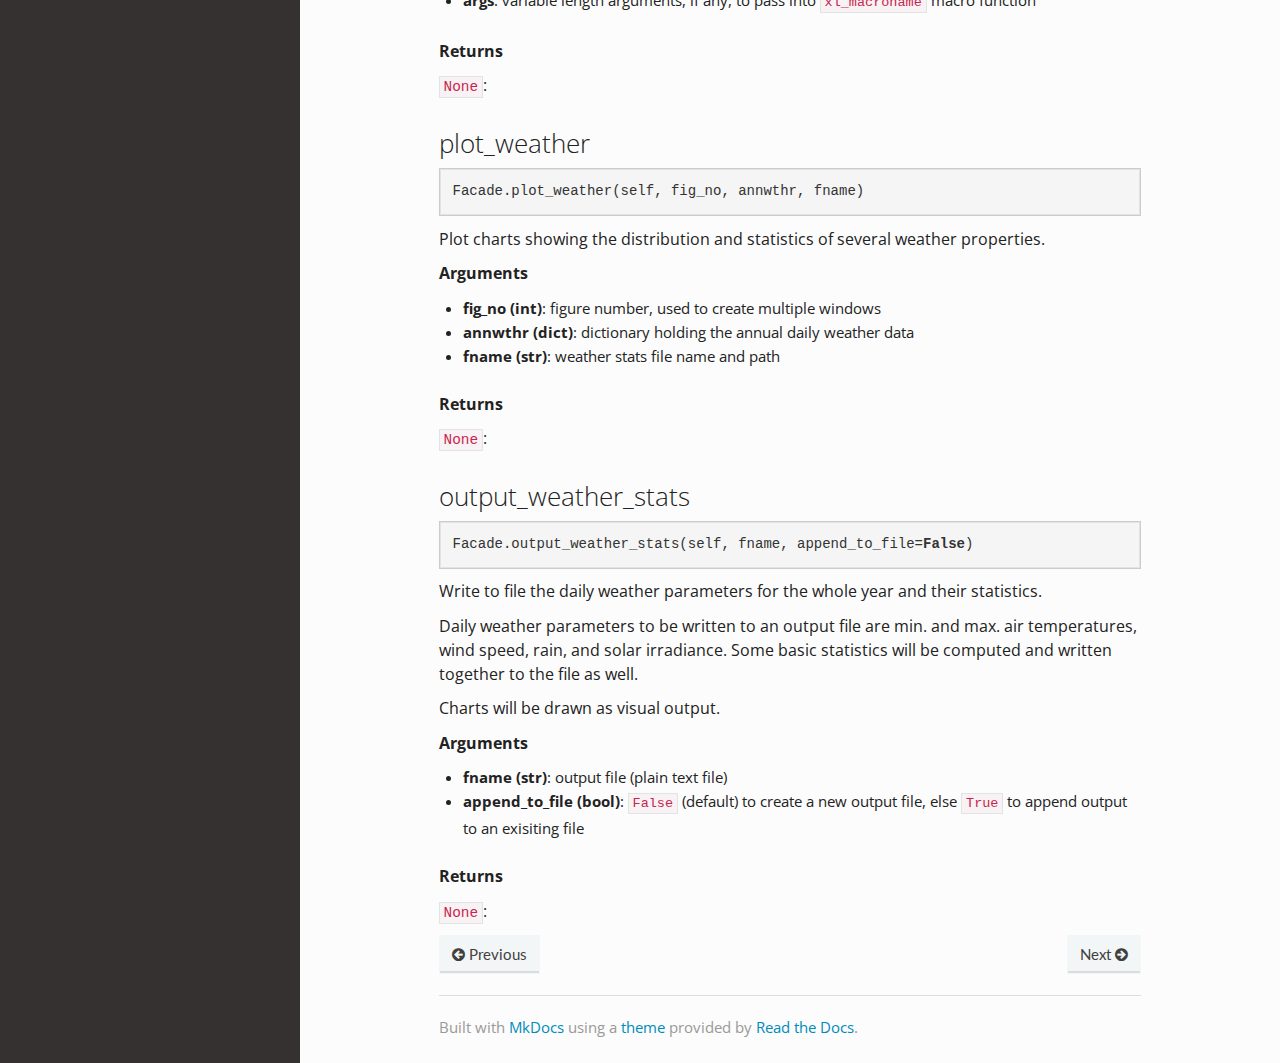
<file: docs/facade/index.html>
<!DOCTYPE html>
<!--[if IE 8]><html class="no-js lt-ie9" lang="en" > <![endif]-->
<!--[if gt IE 8]><!--> <html class="no-js" lang="en" > <!--<![endif]-->
<head>
  <meta charset="utf-8">
  <meta http-equiv="X-UA-Compatible" content="IE=edge">
  <meta name="viewport" content="width=device-width, initial-scale=1.0">
  
  
  <link rel="shortcut icon" href="../img/favicon.ico">
  <title>Facade - PySawit</title>
  <link href='https://fonts.googleapis.com/css?family=Lato:400,700|Roboto+Slab:400,700|Inconsolata:400,700' rel='stylesheet' type='text/css'>

  <link rel="stylesheet" href="../css/theme.css" type="text/css" />
  <link rel="stylesheet" href="../css/theme_extra.css" type="text/css" />
  <link rel="stylesheet" href="../css/highlight.css">
  <link href="../extra.css" rel="stylesheet">
  
  <script>
    // Current page data
    var mkdocs_page_name = "Facade";
    var mkdocs_page_input_path = "facade.md";
    var mkdocs_page_url = "/facade/index.html";
  </script>
  
  <script src="../js/jquery-2.1.1.min.js"></script>
  <script src="../js/modernizr-2.8.3.min.js"></script>
  <script type="text/javascript" src="../js/highlight.pack.js"></script> 
  
</head>

<body class="wy-body-for-nav" role="document">

  <div class="wy-grid-for-nav">

    
    <nav data-toggle="wy-nav-shift" class="wy-nav-side stickynav">
      <div class="wy-side-nav-search">
        <a href="../index.html" class="icon icon-home"> PySawit</a>
        <div role="search">
  <form id ="rtd-search-form" class="wy-form" action="../search.html" method="get">
    <input type="text" name="q" placeholder="Search docs" />
  </form>
</div>
      </div>

      <div class="wy-menu wy-menu-vertical" data-spy="affix" role="navigation" aria-label="main navigation">
	<ul class="current">
	  
          
            <li class="toctree-l1">
		
    <a class="" href="../index.html">Home</a>
	    </li>
          
            <li class="toctree-l1">
		
    <span class="caption-text">Utilities</span>
    <ul class="subnav">
                <li class="">
                    
    <a class="" href="../utils/index.html">Utils</a>
                </li>
                <li class="">
                    
    <a class="" href="../graph/index.html">Graph</a>
                </li>
    </ul>
	    </li>
          
            <li class="toctree-l1">
		
    <span class="caption-text">Weather</span>
    <ul class="subnav">
                <li class="">
                    
    <a class="" href="../annualweather/index.html">AnnualWeather</a>
                </li>
                <li class="">
                    
    <a class="" href="../weatherfile/index.html">WeatherFile</a>
                </li>
                <li class="">
                    
    <a class="" href="../simweather/index.html">SimWeather</a>
                </li>
                <li class="">
                    
    <a class="" href="../meteo/index.html">Meteo</a>
                </li>
                <li class="">
                    
    <a class="" href="../meteostats/index.html">MeteoStats</a>
                </li>
    </ul>
	    </li>
          
            <li class="toctree-l1">
		
    <a class="" href="../crop/index.html">Crop</a>
	    </li>
          
            <li class="toctree-l1">
		
    <a class="" href="../soilwater/index.html">SoilWater</a>
	    </li>
          
            <li class="toctree-l1">
		
    <a class="" href="../photosyn/index.html">Photosyn</a>
	    </li>
          
            <li class="toctree-l1">
		
    <a class="" href="../energybal/index.html">EnergyBal</a>
	    </li>
          
            <li class="toctree-l1">
		
    <span class="caption-text">Front-end</span>
    <ul class="subnav">
                <li class=" current">
                    
    <a class="current" href="index.html">Facade</a>
    <ul class="subnav">
            
    </ul>
                </li>
                <li class="">
                    
    <a class="" href="../pysawit/index.html">PySawit</a>
                </li>
    </ul>
	    </li>
          
        </ul>
      </div>
      &nbsp;
    </nav>

    <section data-toggle="wy-nav-shift" class="wy-nav-content-wrap">

      
      <nav class="wy-nav-top" role="navigation" aria-label="top navigation">
        <i data-toggle="wy-nav-top" class="fa fa-bars"></i>
        <a href="../index.html">PySawit</a>
      </nav>

      
      <div class="wy-nav-content">
        <div class="rst-content">
          <div role="navigation" aria-label="breadcrumbs navigation">
  <ul class="wy-breadcrumbs">
    <li><a href="../index.html">Docs</a> &raquo;</li>
    
      
        
          <li>Front-end &raquo;</li>
        
      
    
    <li>Facade</li>
    <li class="wy-breadcrumbs-aside">
      
    </li>
  </ul>
  <hr/>
</div>
          <div role="main">
            <div class="section">
              
                <h1 id="facade">facade <em>module</em></h1>

<p>Facade module.</p>
<p>Front-end of the model.
Coordinate model simulations and handle the model output.</p>
<div class="admonition warning">
<p class="admonition-title">Required installation</p>
<ul>
<li><a href="https://www.continuum.io/downloads">Anaconda</a> for <code>matplotlib</code> and <code>numpy</code> for chart
  plotting</li>
<li><code>progressbar2</code> (run <code>pip install progresbar2</code>) for showing model run progress</li>
<li><code>xlwings</code> (run <code>pip install xlwings</code>) for running Excel macros</li>
</ul>
</div>
<p><strong>Author - Christopher Teh Boon Sung</strong></p>
<hr />
<h2 id="facade.Facade">Facade <em>class</em></h2>

<p>Facade class.</p>
<p>Coordinate model simulations, show the progress of a model run, format and write model
simulation results to a file, trace a program flow, model debugging, and export model results
into Excel for further data processing and plotting.</p>
<p><strong>ATTRIBUTES</strong></p>
<ul>
<li><code>fname_in (str)</code>: file name and path for model input parameters</li>
<li><code>fname_out (str)</code>: file name and path for model simulation results</li>
<li><code>fname_aux (str)</code>: file name and path for auxiliary simulation results (for debugging)</li>
<li><code>fout (io.TextIOWrapper)</code>: file object for daily data results</li>
<li><code>faux (io.TextIOWrapper)</code>: file object for auxiliary data results</li>
<li><code>out (OrderedDict)</code>: holds values for daily model simulation results</li>
<li><code>auxlist (list)</code>: auxiliary list of model parameters to additionally
                    output along wih model output (for debugging)</li>
<li><code>progbar (ProgressBar)</code>: progressbar object to display progress of model run</li>
<li><code>bdailyrun (bool)</code>: <code>True</code> for daily runs, else <code>False</code> for hourly runs</li>
<li><code>model (EnergyBal)</code>: the model (oil palm model)</li>
</ul>
<p><strong>METHODS</strong></p>
<ul>
<li><code>create_network_graph</code>: Create network graphs to track program flow</li>
<li><code>print_elapsed_time</code>: Format and print the elapsed time</li>
<li><code>runxlmacro</code>: Export model results to an Excel workbook</li>
<li><code>close_files</code>: Close all files</li>
<li><code>dump</code>: Dump the values of all or selected model parameters to a file</li>
<li><code>trace</code>: Trace a single daily model run to create the network graphs, showing
           the complete program flow through the model components</li>
<li><code>set_auxiliaries</code>: Set the auxiliary model parameters to additionally output</li>
<li><code>output_auxiliary</code>: Write auxiliary results to auxiliary file (for debugging)</li>
<li><code>output_dailyrun</code>: Initialize or retrieve and store daily model output results</li>
<li><code>output_hourlyrun</code>: Initialize or retrieve and store hourly model output results</li>
<li><code>output_headers</code>: Output the column headers (titles) to file</li>
<li><code>output_results</code>: Save the model simulation results, and write results to file and screen</li>
<li><code>run_simulation</code>: Run daily or hourly model simulations</li>
<li><code>plot_weather</code>: Plot charts on weather properties</li>
</ul>
<h3 id="facade.Facade.__init__"><em>Constructor</em> __init__</h3>

<pre><code class="python">Facade(self, fname_in, fname_out)
</code></pre>

<p>Create and initialize the Facade object.</p>
<p><strong>Arguments</strong></p>
<ul>
<li><strong>fname_in (str)</strong>: path and filename of the model initialization file</li>
<li><strong>fname_out (str)</strong>: path and filename of the model simulation reults file</li>
</ul>
<h3 id="facade.Facade.__del__">__del__</h3>

<pre><code class="python">Facade.__del__(self)
</code></pre>

<p>Class destructor.</p>
<p>Override to call <code>close_files()</code> to ensure all opened files, if any, are closed before
this object is destroyed.</p>
<p><strong>Returns</strong></p>
<p><code>None</code>:</p>
<h3 id="facade.Facade.close_files">close_files</h3>

<pre><code class="python">Facade.close_files(self)
</code></pre>

<p>Close all files.</p>
<p><strong>Returns</strong></p>
<p><code>None</code>:</p>
<h3 id="facade.Facade.set_auxiliaries">set_auxiliaries</h3>

<pre><code class="python">Facade.set_auxiliaries(self, fname_aux, auxlist)
</code></pre>

<p>Set the auxiliaries to output (used for debugging or checking calculation results).</p>
<p>Set attributes <code>fname_aux</code> and <code>auxlist</code> to the given auxiliary file name
and auxiliary model parameters to output, respectively.</p>
<p><strong>Arguments</strong></p>
<ul>
<li><strong>fname_aux (str)</strong>: path and filename to store auxiliary results</li>
<li><strong>auxlist (list)</strong>: list of variables to output during a model run</li>
</ul>
<p><strong>Example</strong></p>
<p>For example, we want to save the trunk maintenance and water influx into the 2nd soil
layer at the end of every run cycle. To access these parameters, we would normally
call them like the this:</p>
<pre><code class="python">self.model.parts.trunk.maint   # maintenance of the trunk
self.model.layers[1].fluxes['influx'] # influx of water into second soil layer
</code></pre>

<p>but for brevity, just use:</p>
<pre><code class="python">parts.trunk.maint
layers[1].fluxes['influx']
</code></pre>

<p>where 'self.model.' will be prefixed in this class for each item in the <code>auxlist</code>.
So, our sample code could look like this:</p>
<pre><code class="python"># a list of what we want to output (remember: remove 'self.model.'):
aux = ['parts.trunk.maint', &quot;layers[1].fluxes['influx']&quot;]

# debug.txt is the file name to store the auxiliary results:
fac.set_auxiliaries('debug.txt', aux)  # fac is a Facade object

# the usual model output plus the auxiliary results
fac.run_simulation(True, 365)
</code></pre>

<p><strong>Returns</strong></p>
<p><code>None</code>:</p>
<h3 id="facade.Facade.dump">dump</h3>

<pre><code class="python">Facade.dump(self, fname, include=('.', '*'), exclude=None)
</code></pre>

<p>Dump the values of all or selected model parameters.</p>
<p>The user can specify which model parameters to include and exclude in the dump.</p>
<div class="admonition note">
<p class="admonition-title">Note</p>
<p><code>SoilLayer</code> objects have links to other <code>SoilLayer</code> objects, so these
links create an infinite recursion during program flow tracing,
so <code>SoilLayer.prevlayer</code> and <code>SoilLayer.nextlayer</code> attributes must be excluded.
This method automatically appends these two parameters in the <code>exclude</code> argument.</p>
</div>
<p><strong>Arguments</strong></p>
<ul>
<li><strong>fname (str)</strong>: path and name of file to store the model dump</li>
<li><strong>include (list)</strong>: list of model parameters to include in the dump
                    (default is to include all)</li>
<li><strong>exclude (list)</strong>: list of model parameters to exclude in the dump
                    (default is to exclude none -- but see Note above)</li>
</ul>
<p><strong>Example</strong></p>
<p>A list of model parameters to include (uses regular expression)</p>
<pre><code class="python">incl = [r'.*Meteo',
        r'.*Crop']
</code></pre>

<p>and a list of model parameters to exclude (uses regular expression)</p>
<pre><code class="python">excl = [r'_Meteo__g$',
        r'_Crop__assim4gen',
        r'.*wind',
        r'.box*',
        r'.*ini']
</code></pre>

<p>If <code>incl</code> argument is omitted, all will be included by default (unless excluded by
<code>excl</code>). If <code>excl</code> argument is omitted, none will be excluded (unless <code>incl</code> specfies
what to include). If <code>incl</code> contradicts <code>excl</code>, <code>excl</code> wins (i.e., a parameter will
be excluded even though <code>incl</code> specified that this parameter should be included).</p>
<p><strong>Returns</strong></p>
<p><code>None</code>:</p>
<h3 id="facade.Facade.create_network_graph">create_network_graph</h3>

<pre><code class="python">Facade.create_network_graph(fname, fn, *args)
</code></pre>

<div class="admonition note">
<p class="admonition-title">Note</p>
<p><code>create_network_graph</code> is a static method</p>
</div>
<p>Trace the program flow to aid in understanding the structure of the whole model.</p>
<p>Two graph files will be created: a DOT (.dot) file and a GML (.gml) file type.</p>
<p><strong>Arguments</strong></p>
<ul>
<li><strong>fname (str)</strong>: file name (without extension) for DOT and GML graph files to create</li>
<li><strong>fn</strong>: the function which serves as the entry point to trace the program flow</li>
<li><strong>args</strong>: variable lengh arguments, if any, for the entry point function <code>fn()</code></li>
</ul>
<p><strong>Returns</strong></p>
<p><code>None</code>:</p>
<h3 id="facade.Facade.trace">trace</h3>

<pre><code class="python">Facade.trace(self, fname)
</code></pre>

<p>Create a network map to trace the program flow.</p>
<p>Program flows begins from <code>Facade.run_simulation()</code> method. A single daily run, just
to capture the one cycle of the program flow through the model components/classes/methods.</p>
<p><strong>Arguments</strong></p>
<ul>
<li><strong>fname (str)</strong>: files for DOT and GML map (do not specify the file extension)</li>
</ul>
<p><strong>Returns</strong></p>
<p><code>None</code>:</p>
<h3 id="facade.Facade.print_elapsed_time">print_elapsed_time</h3>

<pre><code class="python">Facade.print_elapsed_time(totsecs)
</code></pre>

<div class="admonition note">
<p class="admonition-title">Note</p>
<p><code>print_elapsed_time</code> is a static method</p>
</div>
<p>Format and print the elapsed time from total secs to hrs, mins, and secs.</p>
<p><strong>Arguments</strong></p>
<ul>
<li><strong>totsecs (int)</strong>: total number of seconds elapsed</li>
</ul>
<p><strong>Returns</strong></p>
<p><code>None</code>:</p>
<h3 id="facade.Facade.output_auxiliary">output_auxiliary</h3>

<pre><code class="python">Facade.output_auxiliary(self)
</code></pre>

<p>Write auxiliary results to the auxiliary file (for debugging).</p>
<p><strong>Returns</strong></p>
<p><code>None</code>:</p>
<h3 id="facade.Facade.output_dailyrun">output_dailyrun</h3>

<pre><code class="python">Facade.output_dailyrun(self, initialize=False)
</code></pre>

<p>Prepare the list of daily model output, then retrieve and store their results.</p>
<p><strong>Arguments</strong></p>
<ul>
<li><strong>initialize (bool)</strong>: <code>True</code> to initialize the output dictionry, else
                       <code>False</code> to retrieve and store model output results in dictionary</li>
</ul>
<p><strong>Returns</strong></p>
<p><code>None</code>:</p>
<h3 id="facade.Facade.output_hourlyrun">output_hourlyrun</h3>

<pre><code class="python">Facade.output_hourlyrun(self, initialize=False)
</code></pre>

<p>Prepare the list of hourly model output, then retrieve and store their results.</p>
<p><strong>Returns</strong></p>
<p><code>None</code>:</p>
<h3 id="facade.Facade.output_headers">output_headers</h3>

<pre><code class="python">Facade.output_headers(self)
</code></pre>

<p>Output the column headers (titles) to file.</p>
<p><strong>Returns</strong></p>
<p><code>None</code>:</p>
<h3 id="facade.Facade.output_results">output_results</h3>

<pre><code class="python">Facade.output_results(self)
</code></pre>

<p>Save the model simulation results, and write results to file and screen.</p>
<p><strong>Returns</strong></p>
<p><code>None</code>:</p>
<h3 id="facade.Facade.run_simulation">run_simulation</h3>

<pre><code class="python">Facade.run_simulation(self, bdailyrun, duration=None, auxfile=None, auxlist=None)
</code></pre>

<p>Model simulation runs.</p>
<p>Run the model for a selected number of days or hours. Allow for auxiliary model paramters
to be outputted and stored in a file. Auxiliaries are for debugging purposes to monitor
the values of certain model parameters.</p>
<p><strong>Arguments</strong></p>
<ul>
<li><strong>bdailyrun (bool)</strong>: <code>True</code> for daily simulation runs, else <code>False</code> for hourly simulation
                      runs</li>
<li><strong>duration (int)</strong>: no. of simulation days to run (default is 1 day)</li>
<li><strong>auxfile (str)</strong>: auxiliary file name and path to store the output of selected model
                   parameters</li>
<li><strong>auxlist (list)</strong>: list of model parameters to additionally output</li>
</ul>
<div class="admonition note">
<p class="admonition-title">Note</p>
<p>For hourly runs, the <code>duration</code> argument is always set for 24 simulation hours,
regardless of the supplied argument value.</p>
</div>
<p><strong>Example</strong></p>
<p>Example of an auxiliary list:</p>
<pre><code class="python">aux = ['doy',
       'sla',
       'lookup_sla_lai()[1]',
       'parts.trunk.maint',
       'layers[1].fluxes[&quot;influx&quot;]']
</code></pre>

<p>will output the following model parameters</p>
<pre><code class="text">    doy (day of year)
    sla (specific leaf area),
    lai (leaf area index),
    trunk maintenance, and
    water influx into the first soil layer
</code></pre>

<p><strong>Returns</strong></p>
<p><code>None</code>:</p>
<h3 id="facade.Facade.runxlmacro">runxlmacro</h3>

<pre><code class="python">Facade.runxlmacro(xl_fname, xl_macroname, *args)
</code></pre>

<div class="admonition note">
<p class="admonition-title">Note</p>
<p><code>runxlmacro</code> is a static method</p>
</div>
<p>Run Excel macro stored in an Excel workbook (needs <code>xlwings</code> to be installed).
Can be used, for instance, to export model results into Excel for charting or
data analysis.</p>
<p><strong>Arguments</strong></p>
<ul>
<li><strong>xl_fname (str)</strong>: name of Excel workbook to receive the model output (and has the macro)</li>
<li><strong>xl_macroname (str)</strong>: the name of the Excel macro in xl_fname</li>
<li><strong>args</strong>: variable length arguments, if any, to pass into <code>xl_macroname</code> macro function</li>
</ul>
<p><strong>Returns</strong></p>
<p><code>None</code>:</p>
<h3 id="facade.Facade.plot_weather">plot_weather</h3>

<pre><code class="python">Facade.plot_weather(self, fig_no, annwthr, fname)
</code></pre>

<p>Plot charts showing the distribution and statistics of several weather properties.</p>
<p><strong>Arguments</strong></p>
<ul>
<li><strong>fig_no (int)</strong>: figure number, used to create multiple windows</li>
<li><strong>annwthr (dict)</strong>: dictionary holding the annual daily weather data</li>
<li><strong>fname (str)</strong>: weather stats file name and path</li>
</ul>
<p><strong>Returns</strong></p>
<p><code>None</code>:</p>
<h3 id="facade.Facade.output_weather_stats">output_weather_stats</h3>

<pre><code class="python">Facade.output_weather_stats(self, fname, append_to_file=False)
</code></pre>

<p>Write to file the daily weather parameters for the whole year and their statistics.</p>
<p>Daily weather parameters to be written to an output file are min. and max. air
temperatures, wind speed, rain, and solar irradiance. Some basic statistics will
be computed and written together to the file as well.</p>
<p>Charts will be drawn as visual output.</p>
<p><strong>Arguments</strong></p>
<ul>
<li><strong>fname (str)</strong>: output file (plain text file)</li>
<li><strong>append_to_file (bool)</strong>: <code>False</code> (default) to create a new output file, else
                           <code>True</code> to append output to an exisiting file</li>
</ul>
<p><strong>Returns</strong></p>
<p><code>None</code>:</p>
              
            </div>
          </div>
          <footer>
  
    <div class="rst-footer-buttons" role="navigation" aria-label="footer navigation">
      
        <a href="../pysawit/index.html" class="btn btn-neutral float-right" title="PySawit">Next <span class="icon icon-circle-arrow-right"></span></a>
      
      
        <a href="../energybal/index.html" class="btn btn-neutral" title="EnergyBal"><span class="icon icon-circle-arrow-left"></span> Previous</a>
      
    </div>
  

  <hr/>

  <div role="contentinfo">
    <!-- Copyright etc -->
    
  </div>

  Built with <a href="http://www.mkdocs.org">MkDocs</a> using a <a href="https://github.com/snide/sphinx_rtd_theme">theme</a> provided by <a href="https://readthedocs.org">Read the Docs</a>.
</footer>
	  
        </div>
      </div>

    </section>
    
  </div>

  <div class="rst-versions" role="note" style="cursor: pointer">
    <span class="rst-current-version" data-toggle="rst-current-version">
      
      
        <span><a href="../energybal/index.html" style="color: #fcfcfc;">&laquo; Previous</a></span>
      
      
        <span style="margin-left: 15px"><a href="../pysawit/index.html" style="color: #fcfcfc">Next &raquo;</a></span>
      
    </span>
</div>
    <script src="../js/theme.js"></script>

</body>
</html>
</file>
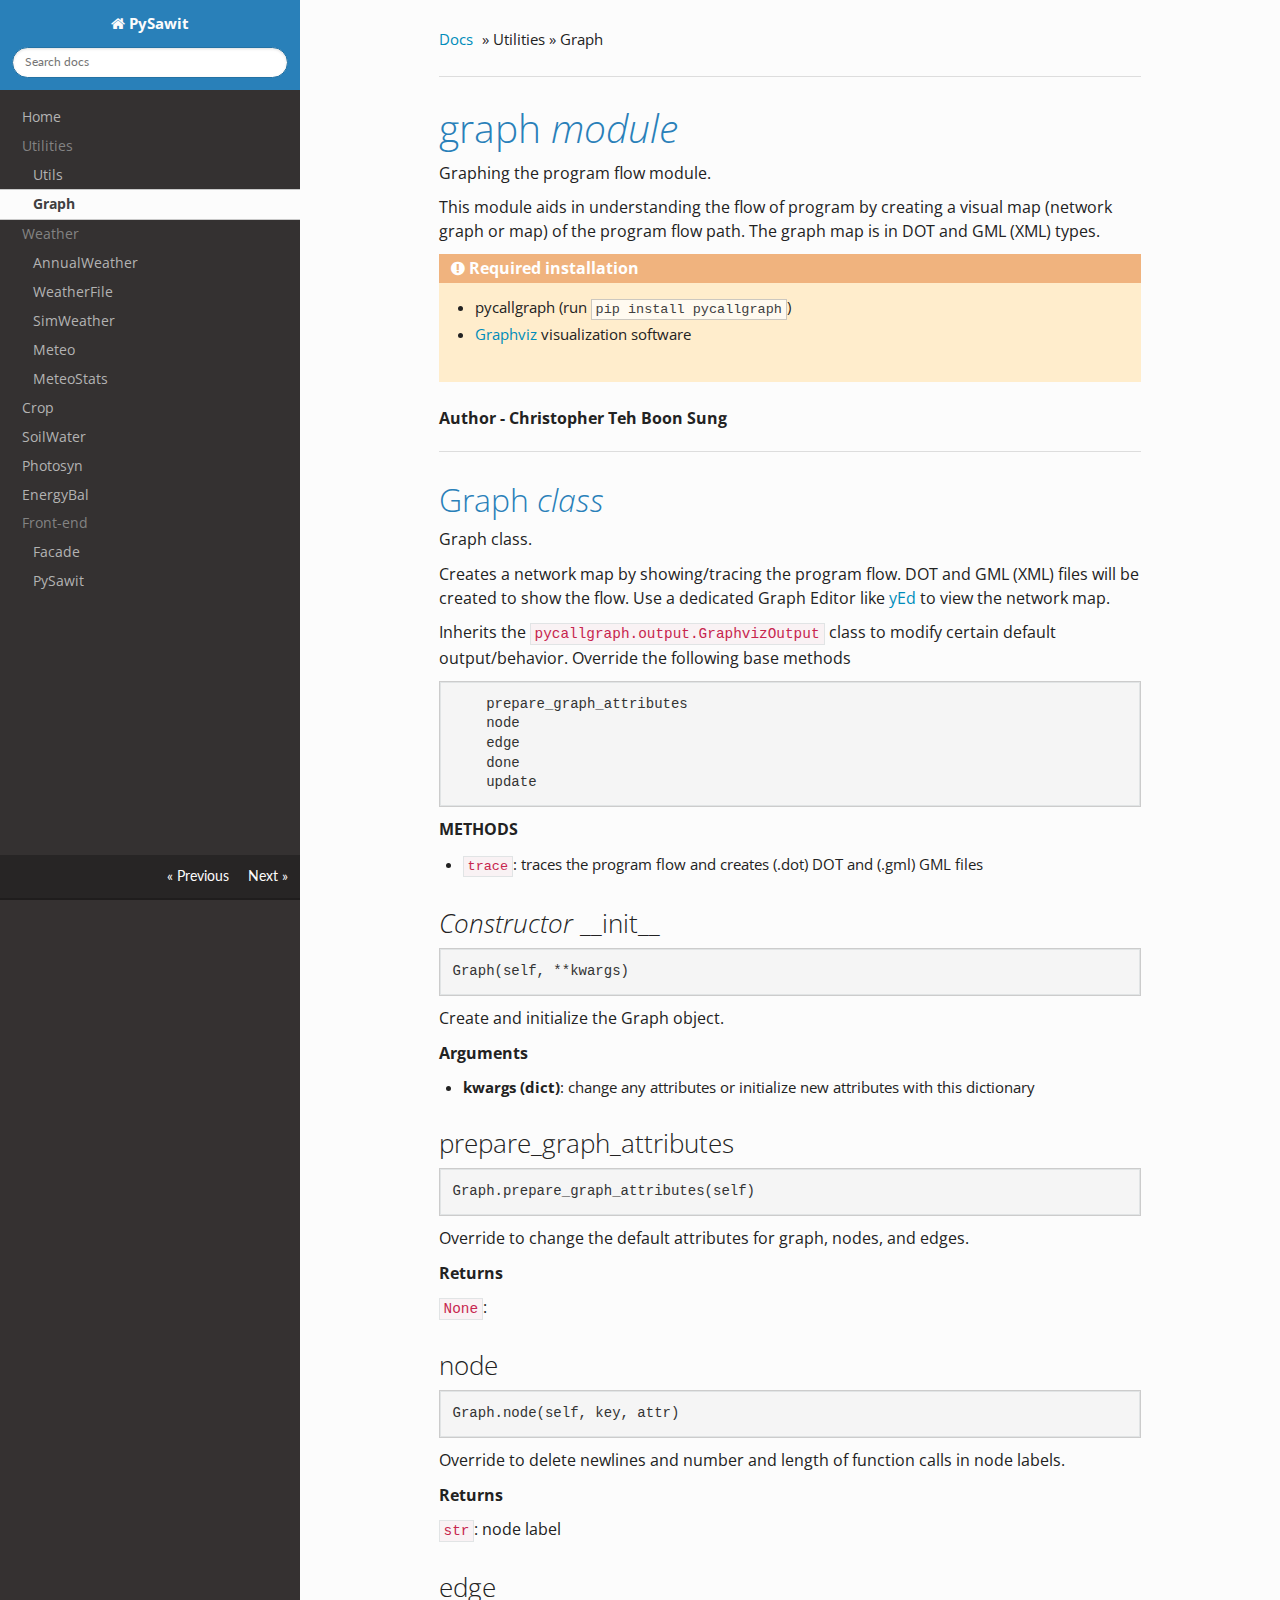
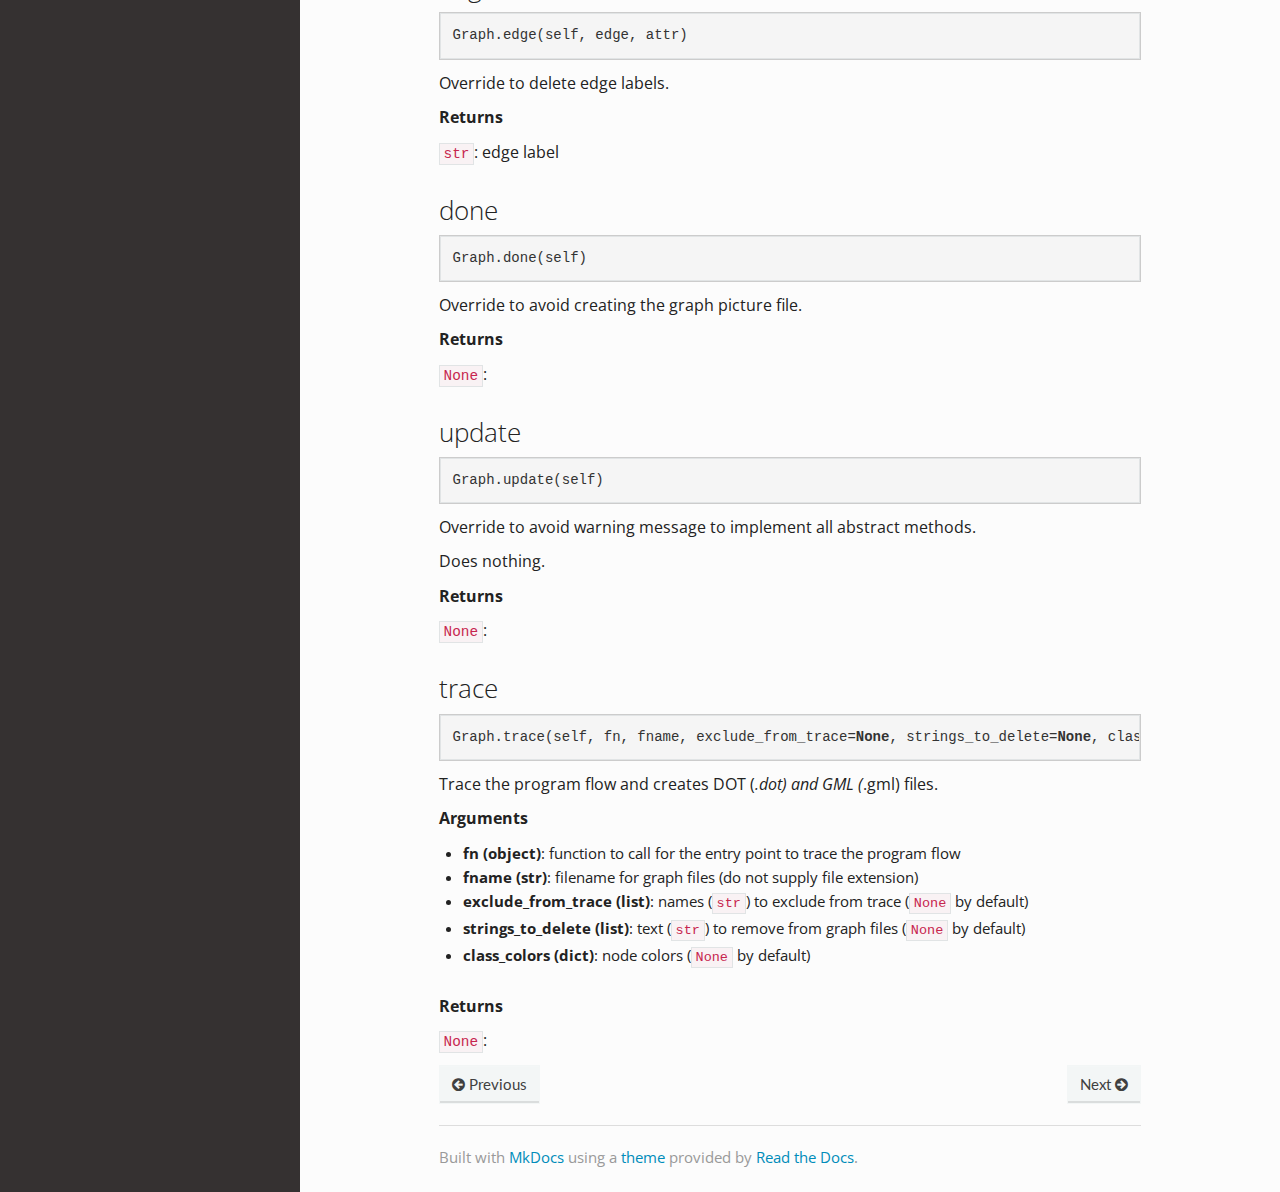
<file: docs/graph/index.html>
<!DOCTYPE html>
<!--[if IE 8]><html class="no-js lt-ie9" lang="en" > <![endif]-->
<!--[if gt IE 8]><!--> <html class="no-js" lang="en" > <!--<![endif]-->
<head>
  <meta charset="utf-8">
  <meta http-equiv="X-UA-Compatible" content="IE=edge">
  <meta name="viewport" content="width=device-width, initial-scale=1.0">
  
  
  <link rel="shortcut icon" href="../img/favicon.ico">
  <title>Graph - PySawit</title>
  <link href='https://fonts.googleapis.com/css?family=Lato:400,700|Roboto+Slab:400,700|Inconsolata:400,700' rel='stylesheet' type='text/css'>

  <link rel="stylesheet" href="../css/theme.css" type="text/css" />
  <link rel="stylesheet" href="../css/theme_extra.css" type="text/css" />
  <link rel="stylesheet" href="../css/highlight.css">
  <link href="../extra.css" rel="stylesheet">
  
  <script>
    // Current page data
    var mkdocs_page_name = "Graph";
    var mkdocs_page_input_path = "graph.md";
    var mkdocs_page_url = "/graph/index.html";
  </script>
  
  <script src="../js/jquery-2.1.1.min.js"></script>
  <script src="../js/modernizr-2.8.3.min.js"></script>
  <script type="text/javascript" src="../js/highlight.pack.js"></script> 
  
</head>

<body class="wy-body-for-nav" role="document">

  <div class="wy-grid-for-nav">

    
    <nav data-toggle="wy-nav-shift" class="wy-nav-side stickynav">
      <div class="wy-side-nav-search">
        <a href="../index.html" class="icon icon-home"> PySawit</a>
        <div role="search">
  <form id ="rtd-search-form" class="wy-form" action="../search.html" method="get">
    <input type="text" name="q" placeholder="Search docs" />
  </form>
</div>
      </div>

      <div class="wy-menu wy-menu-vertical" data-spy="affix" role="navigation" aria-label="main navigation">
	<ul class="current">
	  
          
            <li class="toctree-l1">
		
    <a class="" href="../index.html">Home</a>
	    </li>
          
            <li class="toctree-l1">
		
    <span class="caption-text">Utilities</span>
    <ul class="subnav">
                <li class="">
                    
    <a class="" href="../utils/index.html">Utils</a>
                </li>
                <li class=" current">
                    
    <a class="current" href="index.html">Graph</a>
    <ul class="subnav">
            
    </ul>
                </li>
    </ul>
	    </li>
          
            <li class="toctree-l1">
		
    <span class="caption-text">Weather</span>
    <ul class="subnav">
                <li class="">
                    
    <a class="" href="../annualweather/index.html">AnnualWeather</a>
                </li>
                <li class="">
                    
    <a class="" href="../weatherfile/index.html">WeatherFile</a>
                </li>
                <li class="">
                    
    <a class="" href="../simweather/index.html">SimWeather</a>
                </li>
                <li class="">
                    
    <a class="" href="../meteo/index.html">Meteo</a>
                </li>
                <li class="">
                    
    <a class="" href="../meteostats/index.html">MeteoStats</a>
                </li>
    </ul>
	    </li>
          
            <li class="toctree-l1">
		
    <a class="" href="../crop/index.html">Crop</a>
	    </li>
          
            <li class="toctree-l1">
		
    <a class="" href="../soilwater/index.html">SoilWater</a>
	    </li>
          
            <li class="toctree-l1">
		
    <a class="" href="../photosyn/index.html">Photosyn</a>
	    </li>
          
            <li class="toctree-l1">
		
    <a class="" href="../energybal/index.html">EnergyBal</a>
	    </li>
          
            <li class="toctree-l1">
		
    <span class="caption-text">Front-end</span>
    <ul class="subnav">
                <li class="">
                    
    <a class="" href="../facade/index.html">Facade</a>
                </li>
                <li class="">
                    
    <a class="" href="../pysawit/index.html">PySawit</a>
                </li>
    </ul>
	    </li>
          
        </ul>
      </div>
      &nbsp;
    </nav>

    <section data-toggle="wy-nav-shift" class="wy-nav-content-wrap">

      
      <nav class="wy-nav-top" role="navigation" aria-label="top navigation">
        <i data-toggle="wy-nav-top" class="fa fa-bars"></i>
        <a href="../index.html">PySawit</a>
      </nav>

      
      <div class="wy-nav-content">
        <div class="rst-content">
          <div role="navigation" aria-label="breadcrumbs navigation">
  <ul class="wy-breadcrumbs">
    <li><a href="../index.html">Docs</a> &raquo;</li>
    
      
        
          <li>Utilities &raquo;</li>
        
      
    
    <li>Graph</li>
    <li class="wy-breadcrumbs-aside">
      
    </li>
  </ul>
  <hr/>
</div>
          <div role="main">
            <div class="section">
              
                <h1 id="graph">graph <em>module</em></h1>

<p>Graphing the program flow module.</p>
<p>This module aids in understanding the flow of program by creating a visual map (network graph or
map) of the program flow path. The graph map is in DOT and GML (XML) types.</p>
<div class="admonition warning">
<p class="admonition-title">Required installation</p>
<ul>
<li>pycallgraph (run <code>pip install pycallgraph</code>)</li>
<li><a href="http://www.graphviz.org">Graphviz</a> visualization software</li>
</ul>
</div>
<p><strong>Author - Christopher Teh Boon Sung</strong></p>
<hr />
<h2 id="graph.Graph">Graph <em>class</em></h2>

<p>Graph class.</p>
<p>Creates a network map by showing/tracing the program flow. DOT and GML (XML) files will be
created to show the flow. Use a dedicated Graph Editor like <a href="http://www.yworks.com/products/yed">yEd</a> to view the network map.</p>
<p>Inherits the <code>pycallgraph.output.GraphvizOutput</code> class to modify certain default
output/behavior. Override the following base methods</p>
<pre><code class="text">    prepare_graph_attributes
    node
    edge
    done
    update
</code></pre>

<p><strong>METHODS</strong></p>
<ul>
<li><code>trace</code>: traces the program flow and creates (.dot) DOT and (.gml) GML files</li>
</ul>
<h3 id="graph.Graph.__init__"><em>Constructor</em> __init__</h3>

<pre><code class="python">Graph(self, **kwargs)
</code></pre>

<p>Create and initialize the Graph object.</p>
<p><strong>Arguments</strong></p>
<ul>
<li><strong>kwargs (dict)</strong>: change any attributes or initialize new attributes with
                   this dictionary</li>
</ul>
<h3 id="graph.Graph.prepare_graph_attributes">prepare_graph_attributes</h3>

<pre><code class="python">Graph.prepare_graph_attributes(self)
</code></pre>

<p>Override to change the default attributes for graph, nodes, and edges.</p>
<p><strong>Returns</strong></p>
<p><code>None</code>:</p>
<h3 id="graph.Graph.node">node</h3>

<pre><code class="python">Graph.node(self, key, attr)
</code></pre>

<p>Override to delete newlines and number and length of function calls in node labels.</p>
<p><strong>Returns</strong></p>
<p><code>str</code>: node label</p>
<h3 id="graph.Graph.edge">edge</h3>

<pre><code class="python">Graph.edge(self, edge, attr)
</code></pre>

<p>Override to delete edge labels.</p>
<p><strong>Returns</strong></p>
<p><code>str</code>: edge label</p>
<h3 id="graph.Graph.done">done</h3>

<pre><code class="python">Graph.done(self)
</code></pre>

<p>Override to avoid creating the graph picture file.</p>
<p><strong>Returns</strong></p>
<p><code>None</code>:</p>
<h3 id="graph.Graph.update">update</h3>

<pre><code class="python">Graph.update(self)
</code></pre>

<p>Override to avoid warning message to implement all abstract methods.</p>
<p>Does nothing.</p>
<p><strong>Returns</strong></p>
<p><code>None</code>:</p>
<h3 id="graph.Graph.trace">trace</h3>

<pre><code class="python">Graph.trace(self, fn, fname, exclude_from_trace=None, strings_to_delete=None, class_colors=None)
</code></pre>

<p>Trace the program flow and creates DOT (<em>.dot) and GML (</em>.gml) files.</p>
<p><strong>Arguments</strong></p>
<ul>
<li><strong>fn (object)</strong>: function to call for the entry point to trace the program flow</li>
<li><strong>fname (str)</strong>: filename for graph files (do not supply file extension)</li>
<li><strong>exclude_from_trace (list)</strong>: names (<code>str</code>) to exclude from trace (<code>None</code> by default)</li>
<li><strong>strings_to_delete (list)</strong>: text (<code>str</code>) to remove from graph files (<code>None</code> by default)</li>
<li><strong>class_colors (dict)</strong>: node colors (<code>None</code> by default)</li>
</ul>
<p><strong>Returns</strong></p>
<p><code>None</code>:</p>
              
            </div>
          </div>
          <footer>
  
    <div class="rst-footer-buttons" role="navigation" aria-label="footer navigation">
      
        <a href="../annualweather/index.html" class="btn btn-neutral float-right" title="AnnualWeather">Next <span class="icon icon-circle-arrow-right"></span></a>
      
      
        <a href="../utils/index.html" class="btn btn-neutral" title="Utils"><span class="icon icon-circle-arrow-left"></span> Previous</a>
      
    </div>
  

  <hr/>

  <div role="contentinfo">
    <!-- Copyright etc -->
    
  </div>

  Built with <a href="http://www.mkdocs.org">MkDocs</a> using a <a href="https://github.com/snide/sphinx_rtd_theme">theme</a> provided by <a href="https://readthedocs.org">Read the Docs</a>.
</footer>
	  
        </div>
      </div>

    </section>
    
  </div>

  <div class="rst-versions" role="note" style="cursor: pointer">
    <span class="rst-current-version" data-toggle="rst-current-version">
      
      
        <span><a href="../utils/index.html" style="color: #fcfcfc;">&laquo; Previous</a></span>
      
      
        <span style="margin-left: 15px"><a href="../annualweather/index.html" style="color: #fcfcfc">Next &raquo;</a></span>
      
    </span>
</div>
    <script src="../js/theme.js"></script>

</body>
</html>
</file>
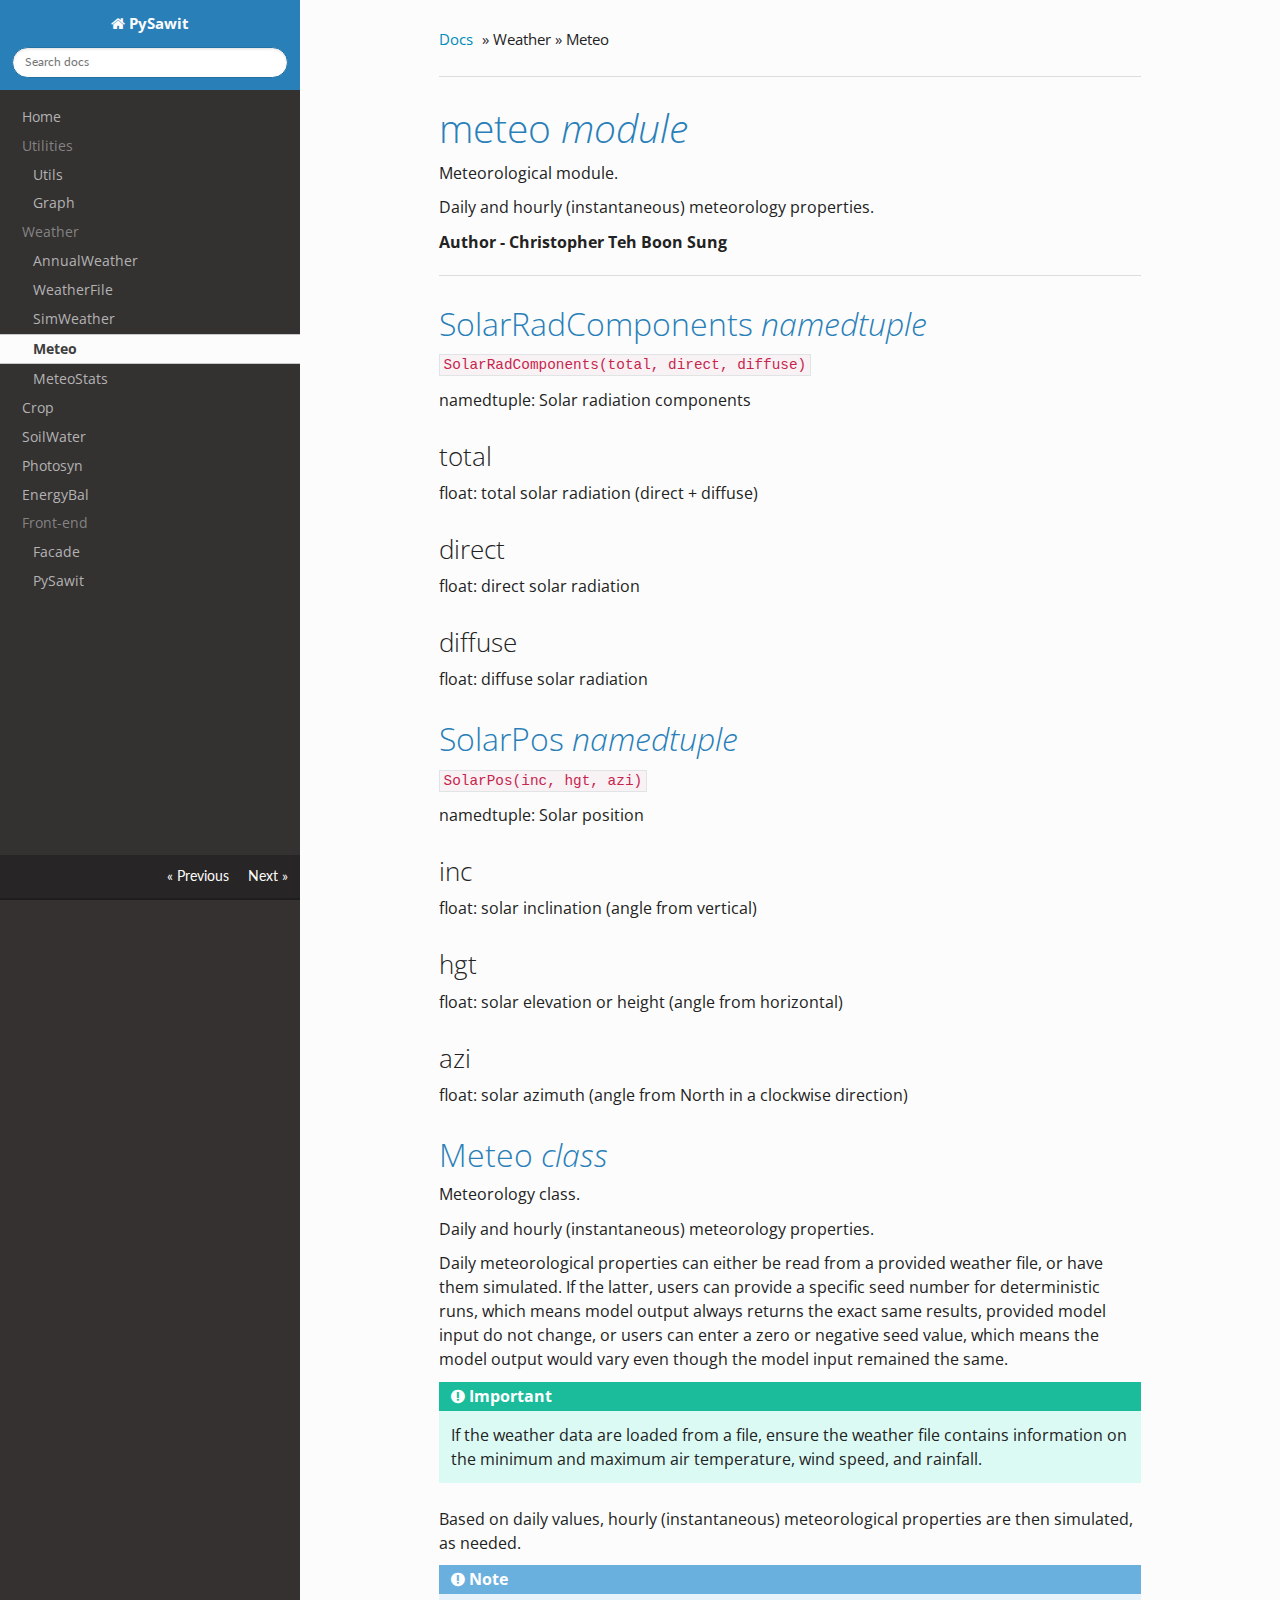
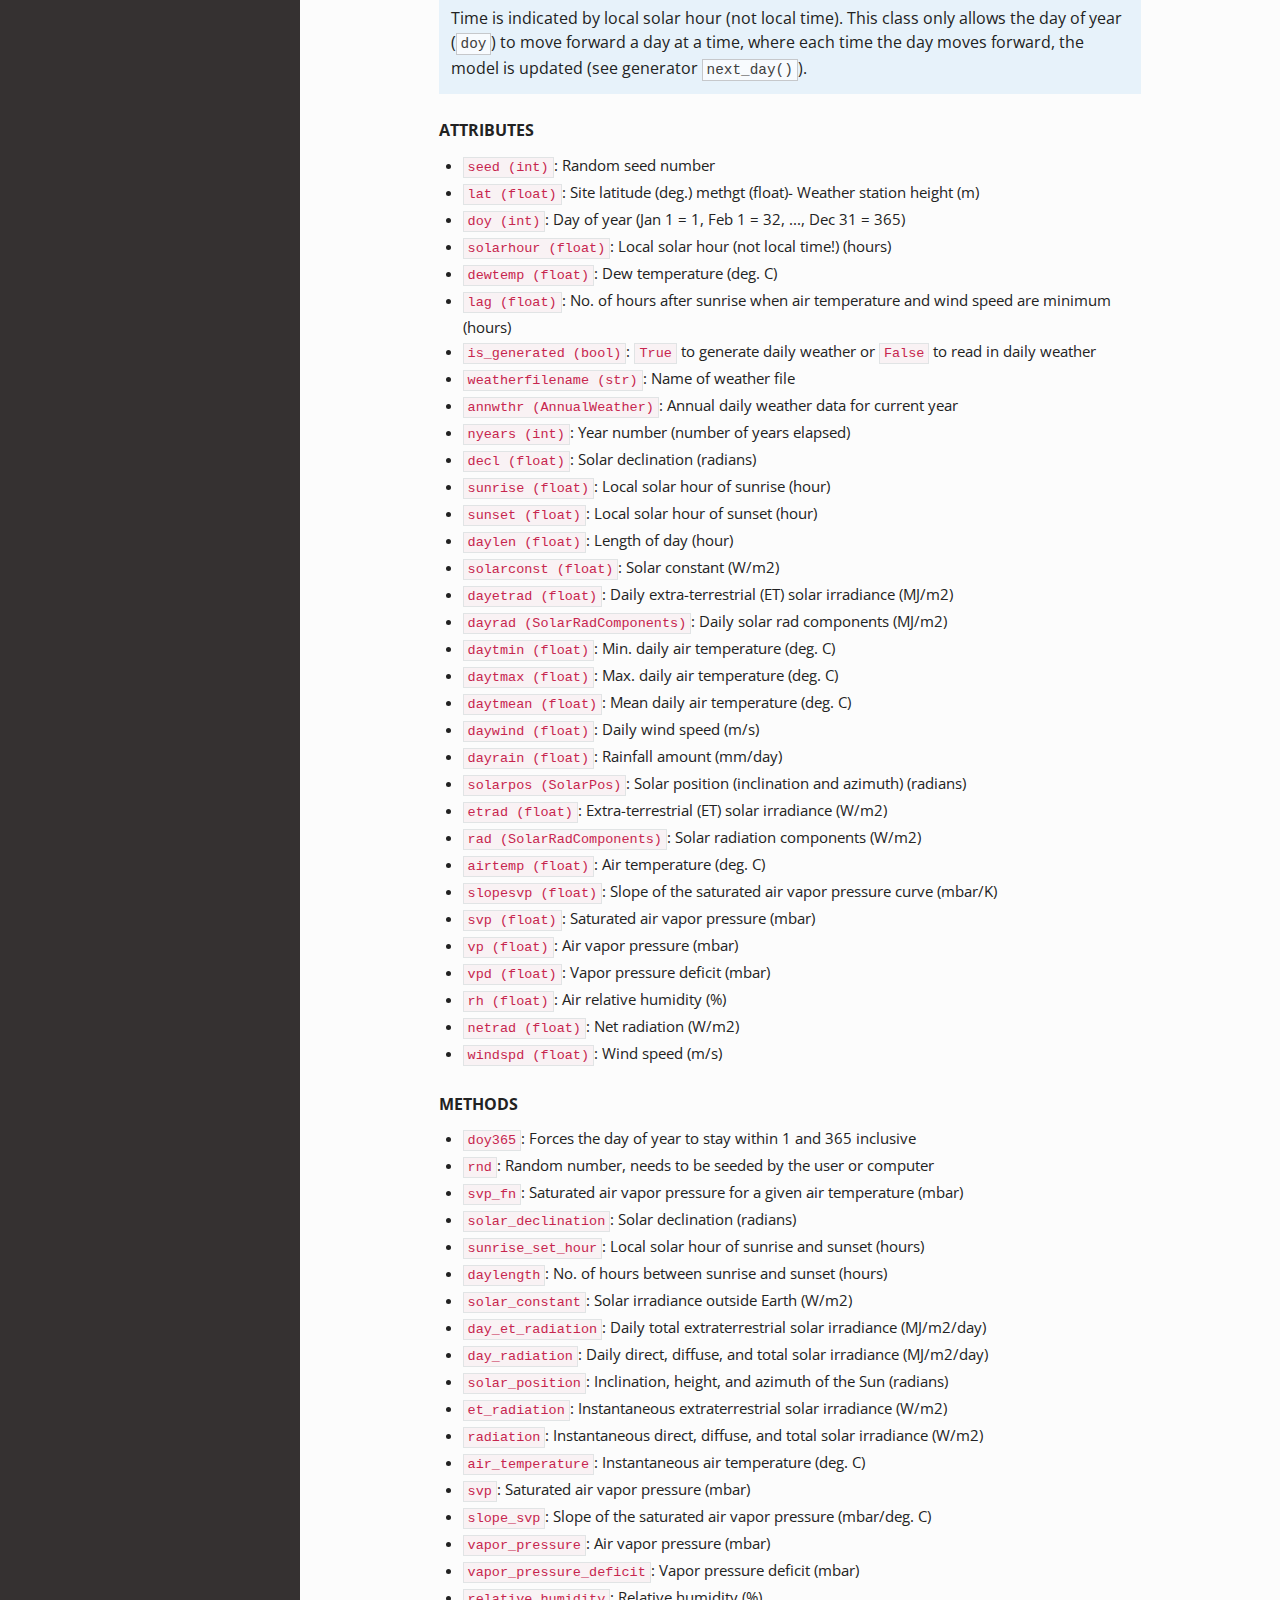
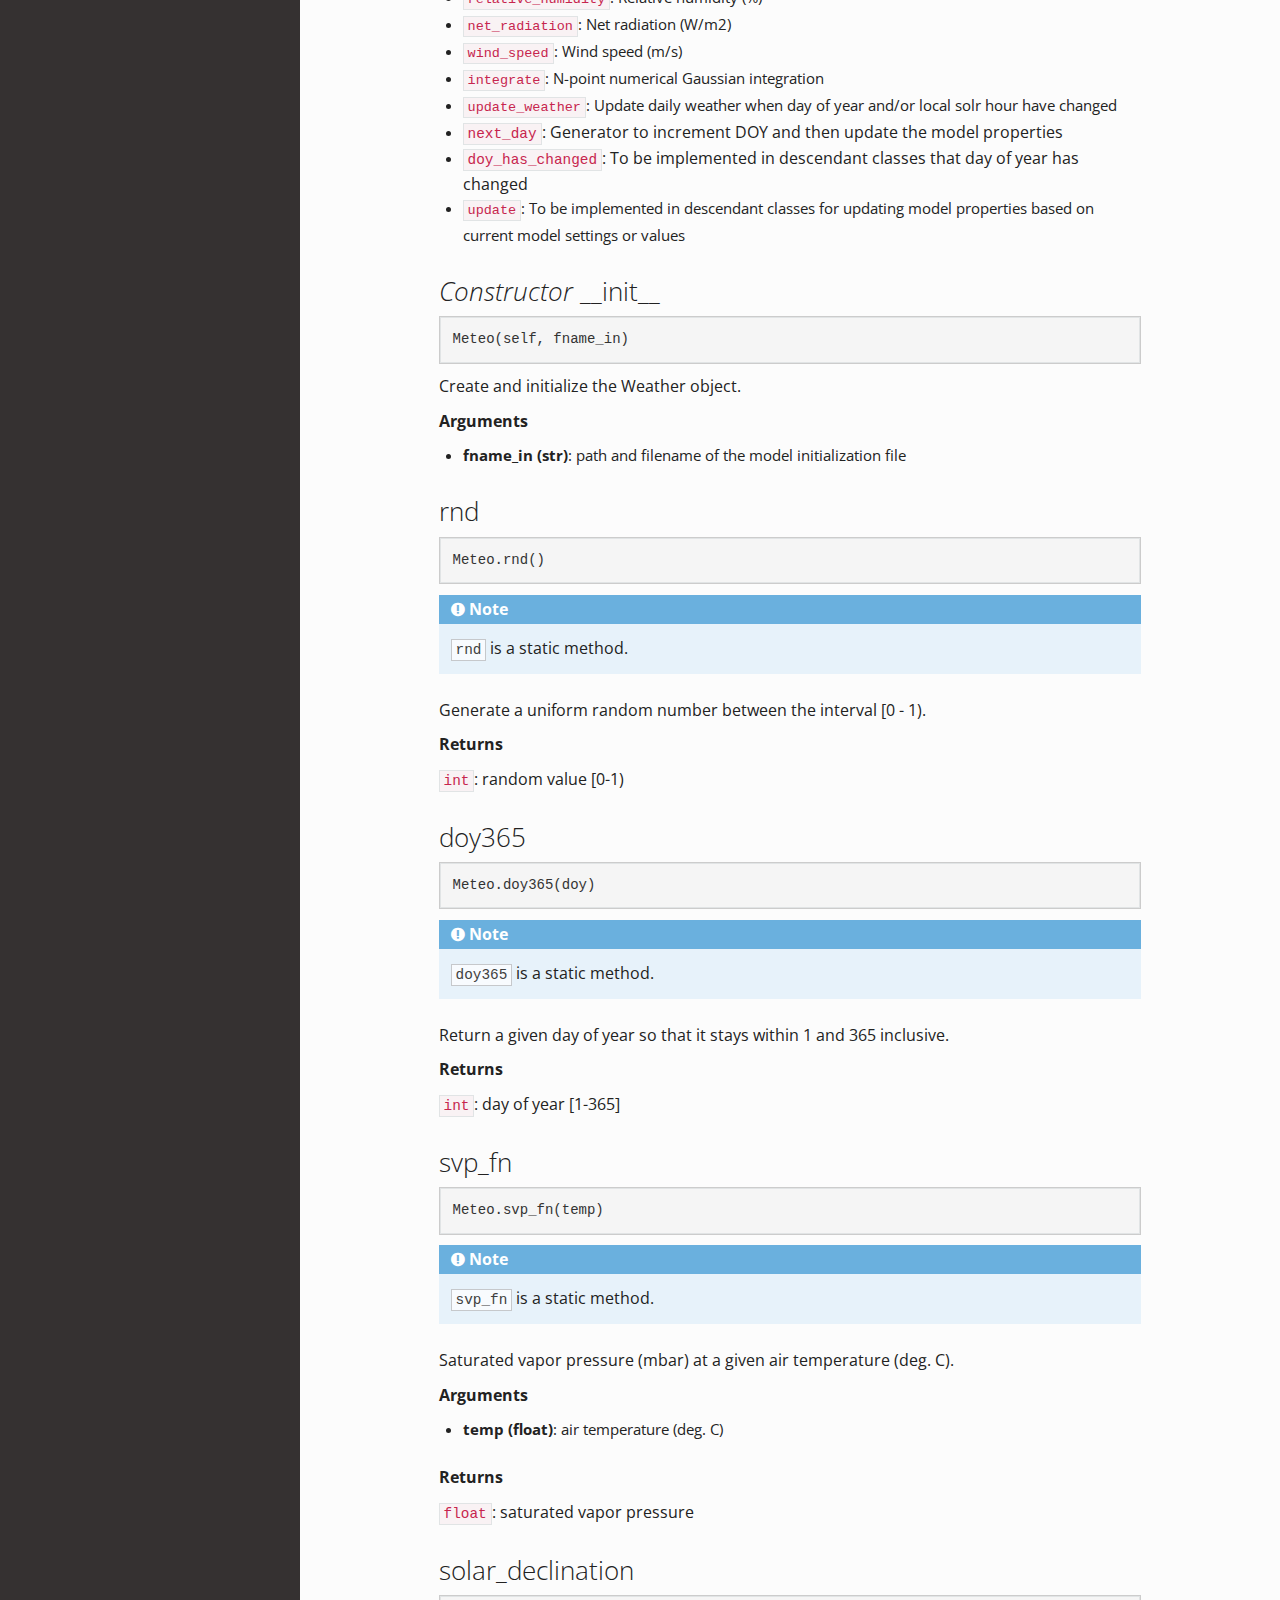
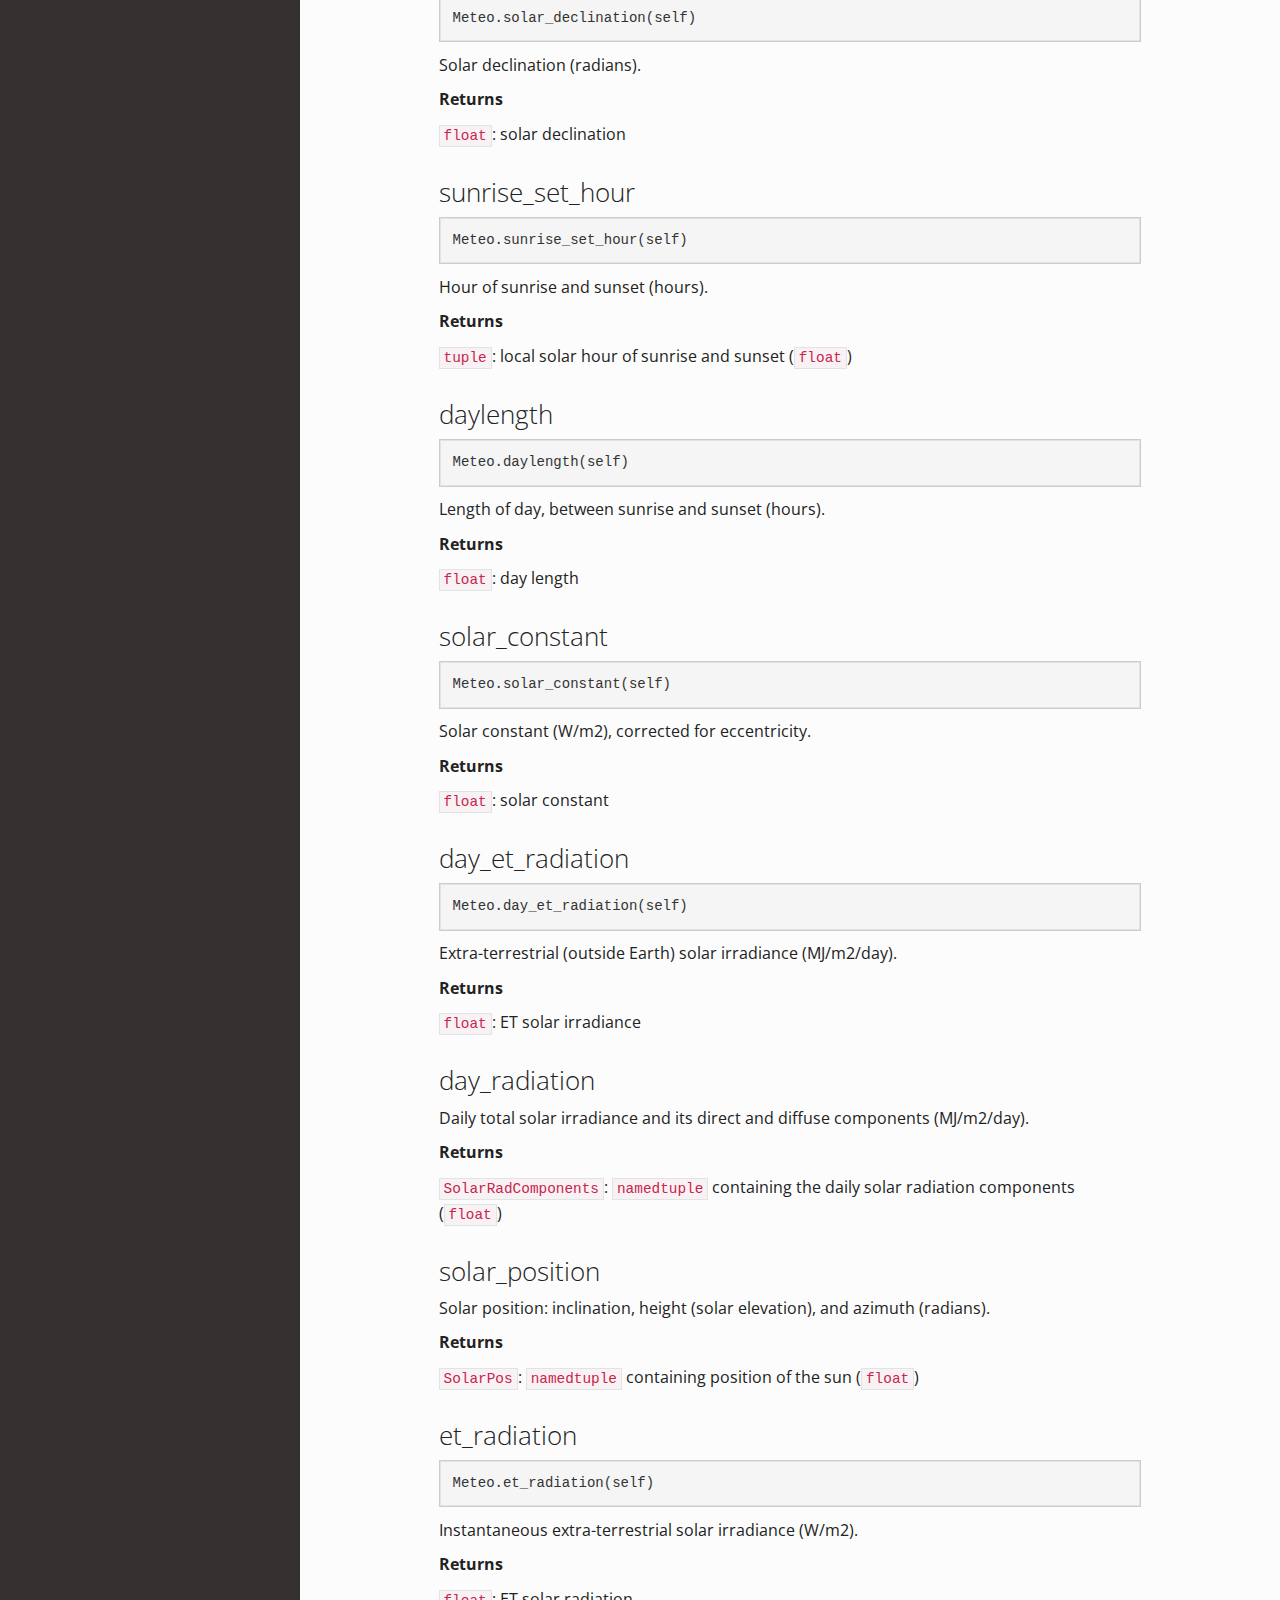
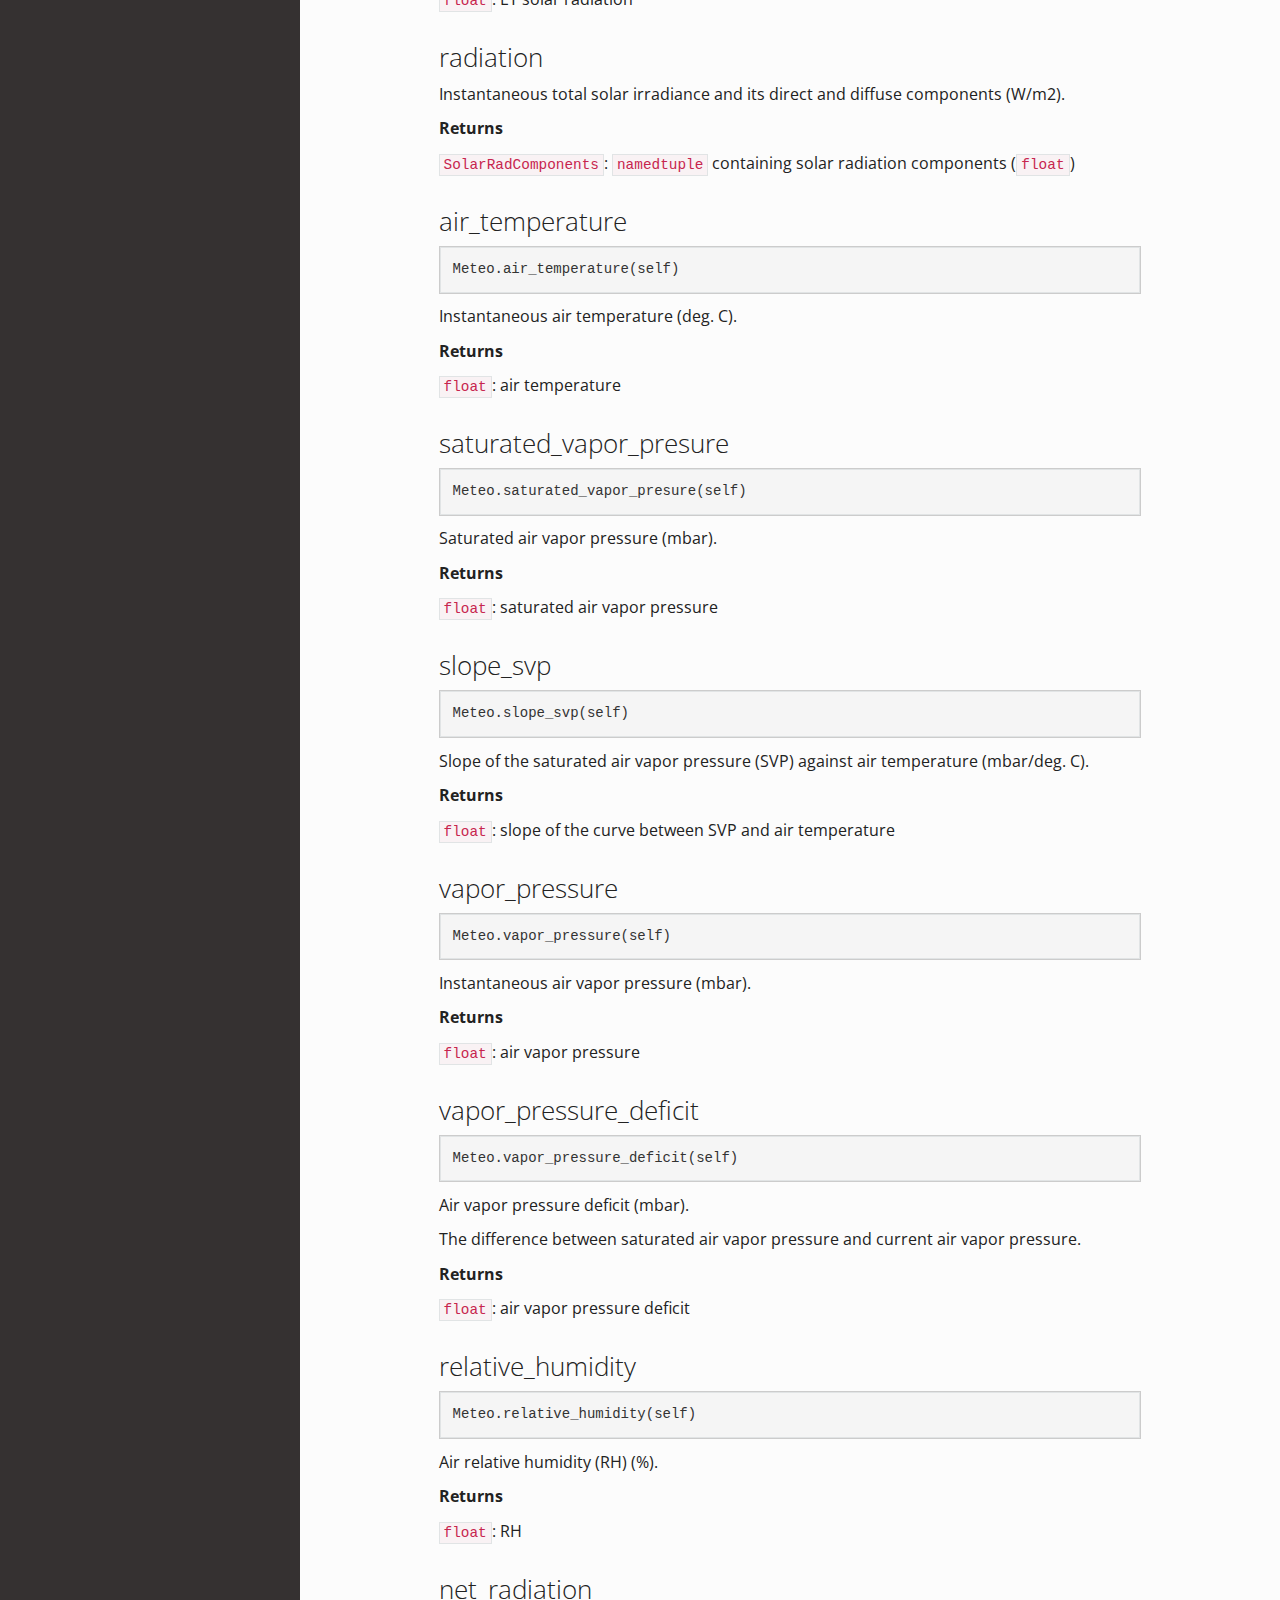
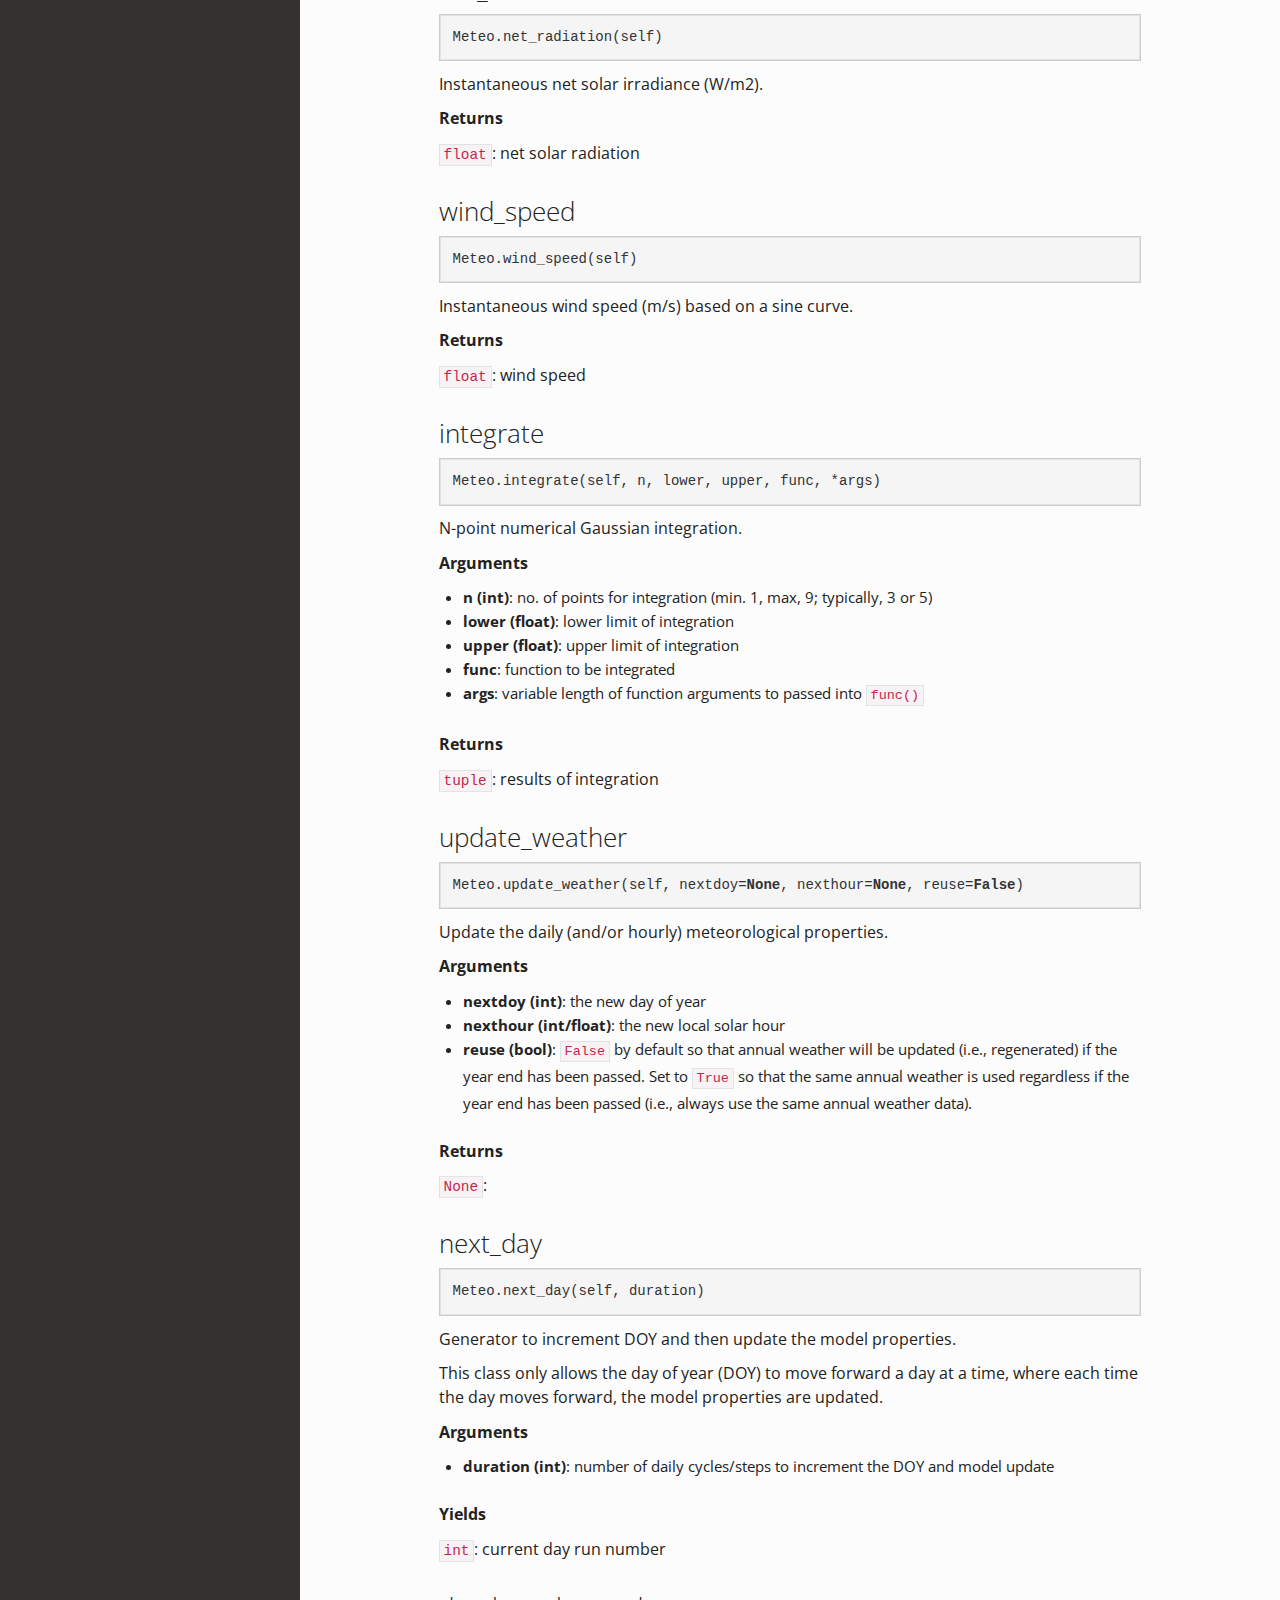
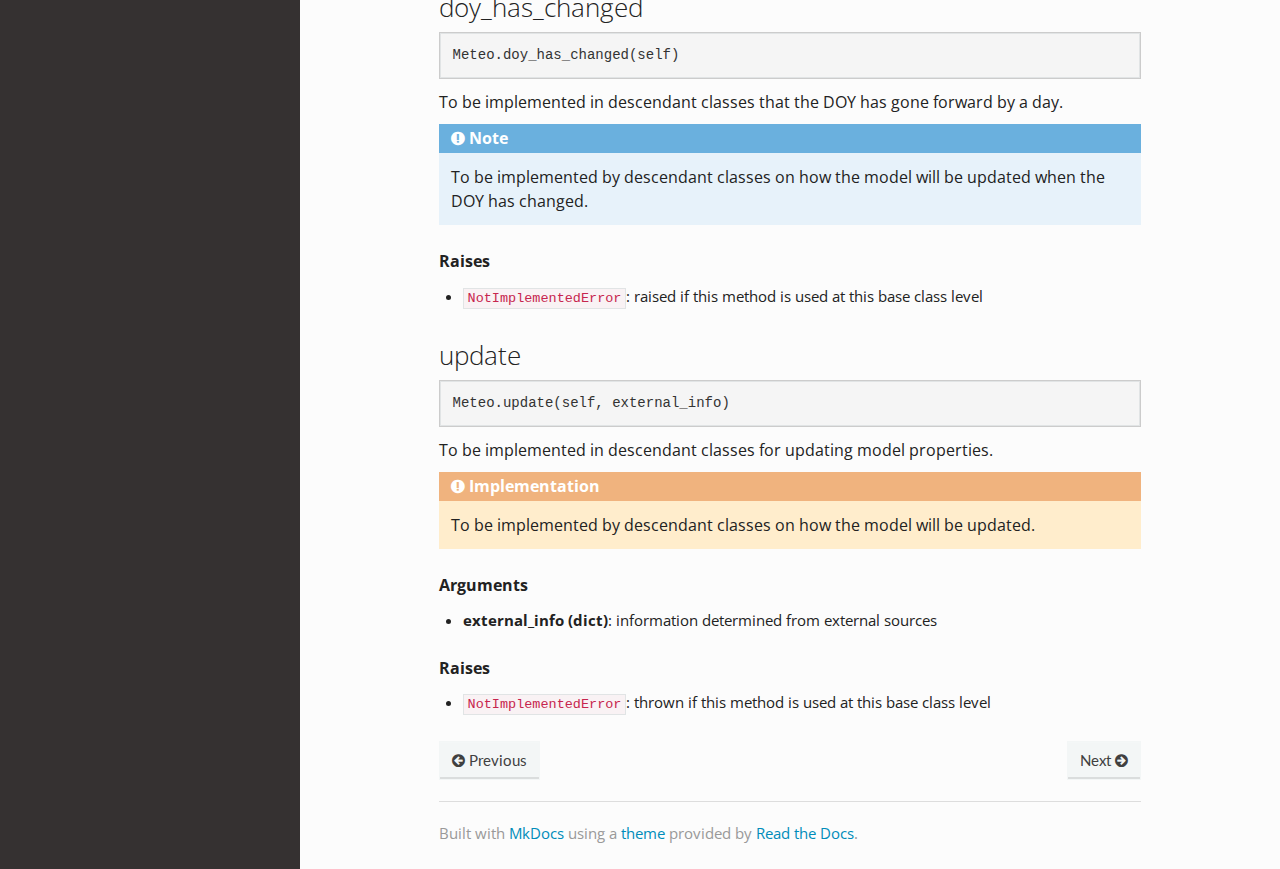
<file: docs/meteo/index.html>
<!DOCTYPE html>
<!--[if IE 8]><html class="no-js lt-ie9" lang="en" > <![endif]-->
<!--[if gt IE 8]><!--> <html class="no-js" lang="en" > <!--<![endif]-->
<head>
  <meta charset="utf-8">
  <meta http-equiv="X-UA-Compatible" content="IE=edge">
  <meta name="viewport" content="width=device-width, initial-scale=1.0">
  
  
  <link rel="shortcut icon" href="../img/favicon.ico">
  <title>Meteo - PySawit</title>
  <link href='https://fonts.googleapis.com/css?family=Lato:400,700|Roboto+Slab:400,700|Inconsolata:400,700' rel='stylesheet' type='text/css'>

  <link rel="stylesheet" href="../css/theme.css" type="text/css" />
  <link rel="stylesheet" href="../css/theme_extra.css" type="text/css" />
  <link rel="stylesheet" href="../css/highlight.css">
  <link href="../extra.css" rel="stylesheet">
  
  <script>
    // Current page data
    var mkdocs_page_name = "Meteo";
    var mkdocs_page_input_path = "meteo.md";
    var mkdocs_page_url = "/meteo/index.html";
  </script>
  
  <script src="../js/jquery-2.1.1.min.js"></script>
  <script src="../js/modernizr-2.8.3.min.js"></script>
  <script type="text/javascript" src="../js/highlight.pack.js"></script> 
  
</head>

<body class="wy-body-for-nav" role="document">

  <div class="wy-grid-for-nav">

    
    <nav data-toggle="wy-nav-shift" class="wy-nav-side stickynav">
      <div class="wy-side-nav-search">
        <a href="../index.html" class="icon icon-home"> PySawit</a>
        <div role="search">
  <form id ="rtd-search-form" class="wy-form" action="../search.html" method="get">
    <input type="text" name="q" placeholder="Search docs" />
  </form>
</div>
      </div>

      <div class="wy-menu wy-menu-vertical" data-spy="affix" role="navigation" aria-label="main navigation">
	<ul class="current">
	  
          
            <li class="toctree-l1">
		
    <a class="" href="../index.html">Home</a>
	    </li>
          
            <li class="toctree-l1">
		
    <span class="caption-text">Utilities</span>
    <ul class="subnav">
                <li class="">
                    
    <a class="" href="../utils/index.html">Utils</a>
                </li>
                <li class="">
                    
    <a class="" href="../graph/index.html">Graph</a>
                </li>
    </ul>
	    </li>
          
            <li class="toctree-l1">
		
    <span class="caption-text">Weather</span>
    <ul class="subnav">
                <li class="">
                    
    <a class="" href="../annualweather/index.html">AnnualWeather</a>
                </li>
                <li class="">
                    
    <a class="" href="../weatherfile/index.html">WeatherFile</a>
                </li>
                <li class="">
                    
    <a class="" href="../simweather/index.html">SimWeather</a>
                </li>
                <li class=" current">
                    
    <a class="current" href="index.html">Meteo</a>
    <ul class="subnav">
            
    </ul>
                </li>
                <li class="">
                    
    <a class="" href="../meteostats/index.html">MeteoStats</a>
                </li>
    </ul>
	    </li>
          
            <li class="toctree-l1">
		
    <a class="" href="../crop/index.html">Crop</a>
	    </li>
          
            <li class="toctree-l1">
		
    <a class="" href="../soilwater/index.html">SoilWater</a>
	    </li>
          
            <li class="toctree-l1">
		
    <a class="" href="../photosyn/index.html">Photosyn</a>
	    </li>
          
            <li class="toctree-l1">
		
    <a class="" href="../energybal/index.html">EnergyBal</a>
	    </li>
          
            <li class="toctree-l1">
		
    <span class="caption-text">Front-end</span>
    <ul class="subnav">
                <li class="">
                    
    <a class="" href="../facade/index.html">Facade</a>
                </li>
                <li class="">
                    
    <a class="" href="../pysawit/index.html">PySawit</a>
                </li>
    </ul>
	    </li>
          
        </ul>
      </div>
      &nbsp;
    </nav>

    <section data-toggle="wy-nav-shift" class="wy-nav-content-wrap">

      
      <nav class="wy-nav-top" role="navigation" aria-label="top navigation">
        <i data-toggle="wy-nav-top" class="fa fa-bars"></i>
        <a href="../index.html">PySawit</a>
      </nav>

      
      <div class="wy-nav-content">
        <div class="rst-content">
          <div role="navigation" aria-label="breadcrumbs navigation">
  <ul class="wy-breadcrumbs">
    <li><a href="../index.html">Docs</a> &raquo;</li>
    
      
        
          <li>Weather &raquo;</li>
        
      
    
    <li>Meteo</li>
    <li class="wy-breadcrumbs-aside">
      
    </li>
  </ul>
  <hr/>
</div>
          <div role="main">
            <div class="section">
              
                <h1 id="meteo">meteo <em>module</em></h1>

<p>Meteorological module.</p>
<p>Daily and hourly (instantaneous) meteorology properties.</p>
<p><strong>Author - Christopher Teh Boon Sung</strong></p>
<hr />
<h2 id="meteo.SolarRadComponents">SolarRadComponents <em>namedtuple</em></h2>

<p><code>SolarRadComponents(total, direct, diffuse)</code></p>
<p>namedtuple: Solar radiation components
<h3 id="meteo.SolarRadComponents.total">total</h3></p>
<p>float: total solar radiation (direct + diffuse)
<h3 id="meteo.SolarRadComponents.direct">direct</h3></p>
<p>float: direct solar radiation
<h3 id="meteo.SolarRadComponents.diffuse">diffuse</h3></p>
<p>float: diffuse solar radiation
<h2 id="meteo.SolarPos">SolarPos <em>namedtuple</em></h2></p>
<p><code>SolarPos(inc, hgt, azi)</code></p>
<p>namedtuple: Solar position
<h3 id="meteo.SolarPos.inc">inc</h3></p>
<p>float: solar inclination (angle from vertical)
<h3 id="meteo.SolarPos.hgt">hgt</h3></p>
<p>float: solar elevation or height (angle from horizontal)
<h3 id="meteo.SolarPos.azi">azi</h3></p>
<p>float: solar azimuth (angle from North in a clockwise direction)
<h2 id="meteo.Meteo">Meteo <em>class</em></h2></p>
<p>Meteorology class.</p>
<p>Daily and hourly (instantaneous) meteorology properties.</p>
<p>Daily meteorological properties can either be read from a provided weather file, or have them
simulated. If the latter, users can provide a specific seed number for deterministic runs,
which means model output always returns the exact same results, provided model input do not
change, or users can enter a zero or negative seed value, which means the model output would
vary even though the model input remained the same.</p>
<div class="admonition important">
<p class="admonition-title">Important</p>
<p>If the weather data are loaded from a file, ensure the weather file contains
information on the minimum and maximum air temperature, wind speed, and rainfall.</p>
</div>
<p>Based on daily values, hourly (instantaneous) meteorological properties are then simulated, as
needed.</p>
<div class="admonition note">
<p class="admonition-title">Note</p>
<p>Time is indicated by local solar hour (not local time). This class only allows
the day of year (<code>doy</code>) to move forward a day at a time, where each time the day
moves forward, the model is updated (see generator <code>next_day()</code>).</p>
</div>
<p><strong>ATTRIBUTES</strong></p>
<ul>
<li><code>seed (int)</code>: Random seed number</li>
<li><code>lat (float)</code>: Site latitude (deg.)
    methgt (float)- Weather station height (m)</li>
<li><code>doy (int)</code>: Day of year (Jan 1 = 1, Feb 1 = 32, ..., Dec 31 = 365)</li>
<li><code>solarhour (float)</code>: Local solar hour (not local time!) (hours)</li>
<li><code>dewtemp (float)</code>: Dew temperature (deg. C)</li>
<li><code>lag (float)</code>: No. of hours after sunrise when air temperature
                 and wind speed are minimum (hours)</li>
<li><code>is_generated (bool)</code>: <code>True</code> to generate daily weather or <code>False</code> to read in daily weather</li>
<li><code>weatherfilename (str)</code>: Name of weather file</li>
<li><code>annwthr (AnnualWeather)</code>: Annual daily weather data for current year</li>
<li><code>nyears (int)</code>: Year number (number of years elapsed)</li>
<li><code>decl (float)</code>: Solar declination (radians)</li>
<li><code>sunrise (float)</code>: Local solar hour of sunrise (hour)</li>
<li><code>sunset (float)</code>: Local solar hour of sunset (hour)</li>
<li><code>daylen (float)</code>: Length of day (hour)</li>
<li><code>solarconst (float)</code>: Solar constant (W/m2)</li>
<li><code>dayetrad (float)</code>: Daily extra-terrestrial (ET) solar irradiance (MJ/m2)</li>
<li><code>dayrad (SolarRadComponents)</code>: Daily solar rad components (MJ/m2)</li>
<li><code>daytmin (float)</code>: Min. daily air temperature (deg. C)</li>
<li><code>daytmax (float)</code>: Max. daily air temperature (deg. C)</li>
<li><code>daytmean (float)</code>: Mean daily air temperature (deg. C)</li>
<li><code>daywind (float)</code>: Daily wind speed (m/s)</li>
<li><code>dayrain (float)</code>: Rainfall amount (mm/day)</li>
<li><code>solarpos (SolarPos)</code>: Solar position (inclination and azimuth) (radians)</li>
<li><code>etrad (float)</code>: Extra-terrestrial (ET) solar irradiance (W/m2)</li>
<li><code>rad (SolarRadComponents)</code>: Solar radiation components (W/m2)</li>
<li><code>airtemp (float)</code>: Air temperature (deg. C)</li>
<li><code>slopesvp (float)</code>: Slope of the saturated air vapor pressure curve (mbar/K)</li>
<li><code>svp (float)</code>: Saturated air vapor pressure (mbar)</li>
<li><code>vp (float)</code>: Air vapor pressure (mbar)</li>
<li><code>vpd (float)</code>: Vapor pressure deficit (mbar)</li>
<li><code>rh (float)</code>: Air relative humidity (%)</li>
<li><code>netrad (float)</code>: Net radiation (W/m2)</li>
<li><code>windspd (float)</code>: Wind speed (m/s)</li>
</ul>
<p><strong>METHODS</strong></p>
<ul>
<li><code>doy365</code>: Forces the day of year to stay within 1 and 365 inclusive</li>
<li><code>rnd</code>: Random number, needs to be seeded by the user or computer</li>
<li><code>svp_fn</code>: Saturated air vapor pressure for a given air temperature (mbar)</li>
<li><code>solar_declination</code>: Solar declination (radians)</li>
<li><code>sunrise_set_hour</code>: Local solar hour of sunrise and sunset (hours)</li>
<li><code>daylength</code>: No. of hours between sunrise and sunset (hours)</li>
<li><code>solar_constant</code>: Solar irradiance outside Earth (W/m2)</li>
<li><code>day_et_radiation</code>: Daily total extraterrestrial solar irradiance (MJ/m2/day)</li>
<li><code>day_radiation</code>: Daily direct, diffuse, and total solar irradiance (MJ/m2/day)</li>
<li><code>solar_position</code>: Inclination, height, and azimuth of the Sun (radians)</li>
<li><code>et_radiation</code>: Instantaneous extraterrestrial solar irradiance (W/m2)</li>
<li><code>radiation</code>: Instantaneous direct, diffuse, and total solar irradiance (W/m2)</li>
<li><code>air_temperature</code>: Instantaneous air temperature (deg. C)</li>
<li><code>svp</code>: Saturated air vapor pressure (mbar)</li>
<li><code>slope_svp</code>: Slope of the saturated air vapor pressure (mbar/deg. C)</li>
<li><code>vapor_pressure</code>: Air vapor pressure (mbar)</li>
<li><code>vapor_pressure_deficit</code>: Vapor pressure deficit (mbar)</li>
<li><code>relative_humidity</code>: Relative humidity (%)</li>
<li><code>net_radiation</code>: Net radiation (W/m2)</li>
<li><code>wind_speed</code>: Wind speed (m/s)</li>
<li><code>integrate</code>: N-point numerical Gaussian integration</li>
<li><code>update_weather</code>: Update daily weather when day of year and/or local solr hour have changed</li>
<li>
<p><code>next_day</code>: Generator to increment DOY and then update the model properties</p>
</li>
<li>
<p><code>doy_has_changed</code>: To be implemented in descendant classes that day of year has changed</p>
</li>
<li><code>update</code>: To be implemented in descendant classes for updating model properties based on
             current model settings or values</li>
</ul>
<h3 id="meteo.Meteo.__init__"><em>Constructor</em> __init__</h3>

<pre><code class="python">Meteo(self, fname_in)
</code></pre>

<p>Create and initialize the Weather object.</p>
<p><strong>Arguments</strong></p>
<ul>
<li><strong>fname_in (str)</strong>: path and filename of the model initialization file</li>
</ul>
<h3 id="meteo.Meteo.rnd">rnd</h3>

<pre><code class="python">Meteo.rnd()
</code></pre>

<div class="admonition note">
<p class="admonition-title">Note</p>
<p><code>rnd</code> is a static method.</p>
</div>
<p>Generate a uniform random number between the interval [0 - 1).</p>
<p><strong>Returns</strong></p>
<p><code>int</code>: random value [0-1)</p>
<h3 id="meteo.Meteo.doy365">doy365</h3>

<pre><code class="python">Meteo.doy365(doy)
</code></pre>

<div class="admonition note">
<p class="admonition-title">Note</p>
<p><code>doy365</code> is a static method.</p>
</div>
<p>Return a given day of year so that it stays within 1 and 365 inclusive.</p>
<p><strong>Returns</strong></p>
<p><code>int</code>: day of year [1-365]</p>
<h3 id="meteo.Meteo.svp_fn">svp_fn</h3>

<pre><code class="python">Meteo.svp_fn(temp)
</code></pre>

<div class="admonition note">
<p class="admonition-title">Note</p>
<p><code>svp_fn</code> is a static method.</p>
</div>
<p>Saturated vapor pressure (mbar) at a given air temperature (deg. C).</p>
<p><strong>Arguments</strong></p>
<ul>
<li><strong>temp (float)</strong>: air temperature (deg. C)</li>
</ul>
<p><strong>Returns</strong></p>
<p><code>float</code>: saturated vapor pressure</p>
<h3 id="meteo.Meteo.solar_declination">solar_declination</h3>

<pre><code class="python">Meteo.solar_declination(self)
</code></pre>

<p>Solar declination (radians).</p>
<p><strong>Returns</strong></p>
<p><code>float</code>: solar declination</p>
<h3 id="meteo.Meteo.sunrise_set_hour">sunrise_set_hour</h3>

<pre><code class="python">Meteo.sunrise_set_hour(self)
</code></pre>

<p>Hour of sunrise and sunset (hours).</p>
<p><strong>Returns</strong></p>
<p><code>tuple</code>: local solar hour of sunrise and sunset (<code>float</code>)</p>
<h3 id="meteo.Meteo.daylength">daylength</h3>

<pre><code class="python">Meteo.daylength(self)
</code></pre>

<p>Length of day, between sunrise and sunset (hours).</p>
<p><strong>Returns</strong></p>
<p><code>float</code>: day length</p>
<h3 id="meteo.Meteo.solar_constant">solar_constant</h3>

<pre><code class="python">Meteo.solar_constant(self)
</code></pre>

<p>Solar constant (W/m2), corrected for eccentricity.</p>
<p><strong>Returns</strong></p>
<p><code>float</code>: solar constant</p>
<h3 id="meteo.Meteo.day_et_radiation">day_et_radiation</h3>

<pre><code class="python">Meteo.day_et_radiation(self)
</code></pre>

<p>Extra-terrestrial (outside Earth) solar irradiance (MJ/m2/day).</p>
<p><strong>Returns</strong></p>
<p><code>float</code>: ET solar irradiance</p>
<h3 id="meteo.Meteo.day_radiation">day_radiation</h3>

<p>Daily total solar irradiance and its direct and diffuse components (MJ/m2/day).</p>
<p><strong>Returns</strong></p>
<p><code>SolarRadComponents</code>: <code>namedtuple</code> containing the daily solar radiation components
                        (<code>float</code>)</p>
<h3 id="meteo.Meteo.solar_position">solar_position</h3>

<p>Solar position: inclination, height (solar elevation), and azimuth (radians).</p>
<p><strong>Returns</strong></p>
<p><code>SolarPos</code>: <code>namedtuple</code> containing position of the sun (<code>float</code>)</p>
<h3 id="meteo.Meteo.et_radiation">et_radiation</h3>

<pre><code class="python">Meteo.et_radiation(self)
</code></pre>

<p>Instantaneous extra-terrestrial solar irradiance (W/m2).</p>
<p><strong>Returns</strong></p>
<p><code>float</code>: ET solar radiation</p>
<h3 id="meteo.Meteo.radiation">radiation</h3>

<p>Instantaneous total solar irradiance and its direct and diffuse components (W/m2).</p>
<p><strong>Returns</strong></p>
<p><code>SolarRadComponents</code>: <code>namedtuple</code> containing solar radiation components (<code>float</code>)</p>
<h3 id="meteo.Meteo.air_temperature">air_temperature</h3>

<pre><code class="python">Meteo.air_temperature(self)
</code></pre>

<p>Instantaneous air temperature (deg. C).</p>
<p><strong>Returns</strong></p>
<p><code>float</code>: air temperature</p>
<h3 id="meteo.Meteo.saturated_vapor_presure">saturated_vapor_presure</h3>

<pre><code class="python">Meteo.saturated_vapor_presure(self)
</code></pre>

<p>Saturated air vapor pressure (mbar).</p>
<p><strong>Returns</strong></p>
<p><code>float</code>: saturated air vapor pressure</p>
<h3 id="meteo.Meteo.slope_svp">slope_svp</h3>

<pre><code class="python">Meteo.slope_svp(self)
</code></pre>

<p>Slope of the saturated air vapor pressure (SVP) against air temperature (mbar/deg. C).</p>
<p><strong>Returns</strong></p>
<p><code>float</code>: slope of the curve between SVP and air temperature</p>
<h3 id="meteo.Meteo.vapor_pressure">vapor_pressure</h3>

<pre><code class="python">Meteo.vapor_pressure(self)
</code></pre>

<p>Instantaneous air vapor pressure (mbar).</p>
<p><strong>Returns</strong></p>
<p><code>float</code>: air vapor pressure</p>
<h3 id="meteo.Meteo.vapor_pressure_deficit">vapor_pressure_deficit</h3>

<pre><code class="python">Meteo.vapor_pressure_deficit(self)
</code></pre>

<p>Air vapor pressure deficit (mbar).</p>
<p>The difference between saturated air vapor pressure and current air vapor pressure.</p>
<p><strong>Returns</strong></p>
<p><code>float</code>: air vapor pressure deficit</p>
<h3 id="meteo.Meteo.relative_humidity">relative_humidity</h3>

<pre><code class="python">Meteo.relative_humidity(self)
</code></pre>

<p>Air relative humidity (RH) (%).</p>
<p><strong>Returns</strong></p>
<p><code>float</code>: RH</p>
<h3 id="meteo.Meteo.net_radiation">net_radiation</h3>

<pre><code class="python">Meteo.net_radiation(self)
</code></pre>

<p>Instantaneous net solar irradiance (W/m2).</p>
<p><strong>Returns</strong></p>
<p><code>float</code>: net solar radiation</p>
<h3 id="meteo.Meteo.wind_speed">wind_speed</h3>

<pre><code class="python">Meteo.wind_speed(self)
</code></pre>

<p>Instantaneous wind speed (m/s) based on a sine curve.</p>
<p><strong>Returns</strong></p>
<p><code>float</code>: wind speed</p>
<h3 id="meteo.Meteo.integrate">integrate</h3>

<pre><code class="python">Meteo.integrate(self, n, lower, upper, func, *args)
</code></pre>

<p>N-point numerical Gaussian integration.</p>
<p><strong>Arguments</strong></p>
<ul>
<li><strong>n (int)</strong>: no. of points for integration (min. 1, max, 9; typically, 3 or 5)</li>
<li><strong>lower (float)</strong>: lower limit of integration</li>
<li><strong>upper (float)</strong>: upper limit of integration</li>
<li><strong>func</strong>: function to be integrated</li>
<li><strong>args</strong>: variable length of function arguments to passed into <code>func()</code></li>
</ul>
<p><strong>Returns</strong></p>
<p><code>tuple</code>: results of integration</p>
<h3 id="meteo.Meteo.update_weather">update_weather</h3>

<pre><code class="python">Meteo.update_weather(self, nextdoy=None, nexthour=None, reuse=False)
</code></pre>

<p>Update the daily (and/or hourly) meteorological properties.</p>
<p><strong>Arguments</strong></p>
<ul>
<li><strong>nextdoy (int)</strong>: the new day of year</li>
<li><strong>nexthour (int/float)</strong>: the new local solar hour</li>
<li><strong>reuse (bool)</strong>: <code>False</code> by default so that annual weather will be updated
                  (i.e., regenerated) if the year end has been passed.
                  Set to <code>True</code> so that the same annual weather is used
                  regardless if the year end has been passed (i.e., always
                  use the same annual weather data).</li>
</ul>
<p><strong>Returns</strong></p>
<p><code>None</code>:</p>
<h3 id="meteo.Meteo.next_day">next_day</h3>

<pre><code class="python">Meteo.next_day(self, duration)
</code></pre>

<p>Generator to increment DOY and then update the model properties.</p>
<p>This class only allows the day of year (DOY) to move forward a day at a time, where each
time the day moves forward, the model properties are updated.</p>
<p><strong>Arguments</strong></p>
<ul>
<li><strong>duration (int)</strong>: number of daily cycles/steps to increment the DOY and model update</li>
</ul>
<p><strong>Yields</strong></p>
<p><code>int</code>: current day run number</p>
<h3 id="meteo.Meteo.doy_has_changed">doy_has_changed</h3>

<pre><code class="python">Meteo.doy_has_changed(self)
</code></pre>

<p>To be implemented in descendant classes that the DOY has gone forward by a day.</p>
<div class="admonition note">
<p class="admonition-title">Note</p>
<p>To be implemented by descendant classes on how the model will be updated when
the DOY has changed.</p>
</div>
<p><strong>Raises</strong></p>
<ul>
<li><code>NotImplementedError</code>: raised if this method is used at this base class level</li>
</ul>
<h3 id="meteo.Meteo.update">update</h3>

<pre><code class="python">Meteo.update(self, external_info)
</code></pre>

<p>To be implemented in descendant classes for updating model properties.</p>
<div class="admonition warning">
<p class="admonition-title">Implementation</p>
<p>To be implemented by descendant classes on how the model will be updated.</p>
</div>
<p><strong>Arguments</strong></p>
<ul>
<li><strong>external_info (dict)</strong>: information determined from external sources</li>
</ul>
<p><strong>Raises</strong></p>
<ul>
<li><code>NotImplementedError</code>: thrown if this method is used at this base class level</li>
</ul>
              
            </div>
          </div>
          <footer>
  
    <div class="rst-footer-buttons" role="navigation" aria-label="footer navigation">
      
        <a href="../meteostats/index.html" class="btn btn-neutral float-right" title="MeteoStats">Next <span class="icon icon-circle-arrow-right"></span></a>
      
      
        <a href="../simweather/index.html" class="btn btn-neutral" title="SimWeather"><span class="icon icon-circle-arrow-left"></span> Previous</a>
      
    </div>
  

  <hr/>

  <div role="contentinfo">
    <!-- Copyright etc -->
    
  </div>

  Built with <a href="http://www.mkdocs.org">MkDocs</a> using a <a href="https://github.com/snide/sphinx_rtd_theme">theme</a> provided by <a href="https://readthedocs.org">Read the Docs</a>.
</footer>
	  
        </div>
      </div>

    </section>
    
  </div>

  <div class="rst-versions" role="note" style="cursor: pointer">
    <span class="rst-current-version" data-toggle="rst-current-version">
      
      
        <span><a href="../simweather/index.html" style="color: #fcfcfc;">&laquo; Previous</a></span>
      
      
        <span style="margin-left: 15px"><a href="../meteostats/index.html" style="color: #fcfcfc">Next &raquo;</a></span>
      
    </span>
</div>
    <script src="../js/theme.js"></script>

</body>
</html>
</file>
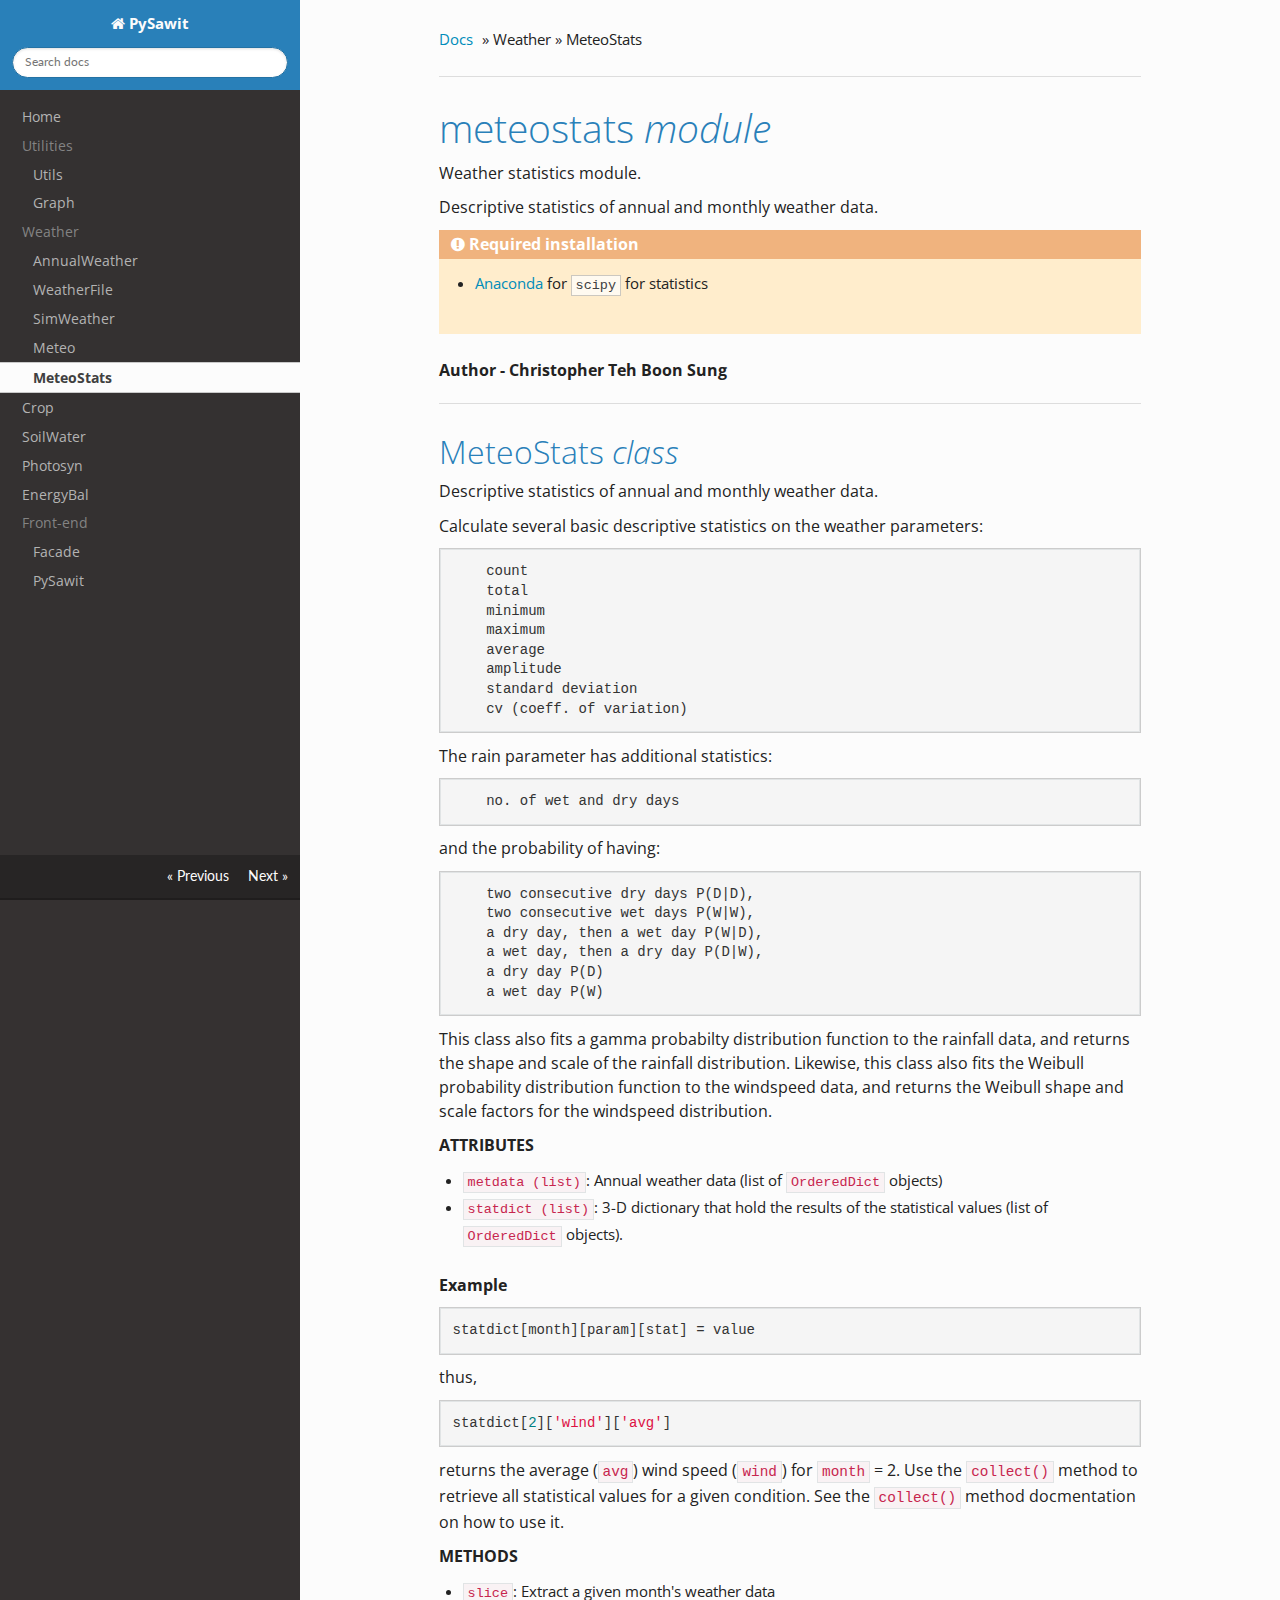
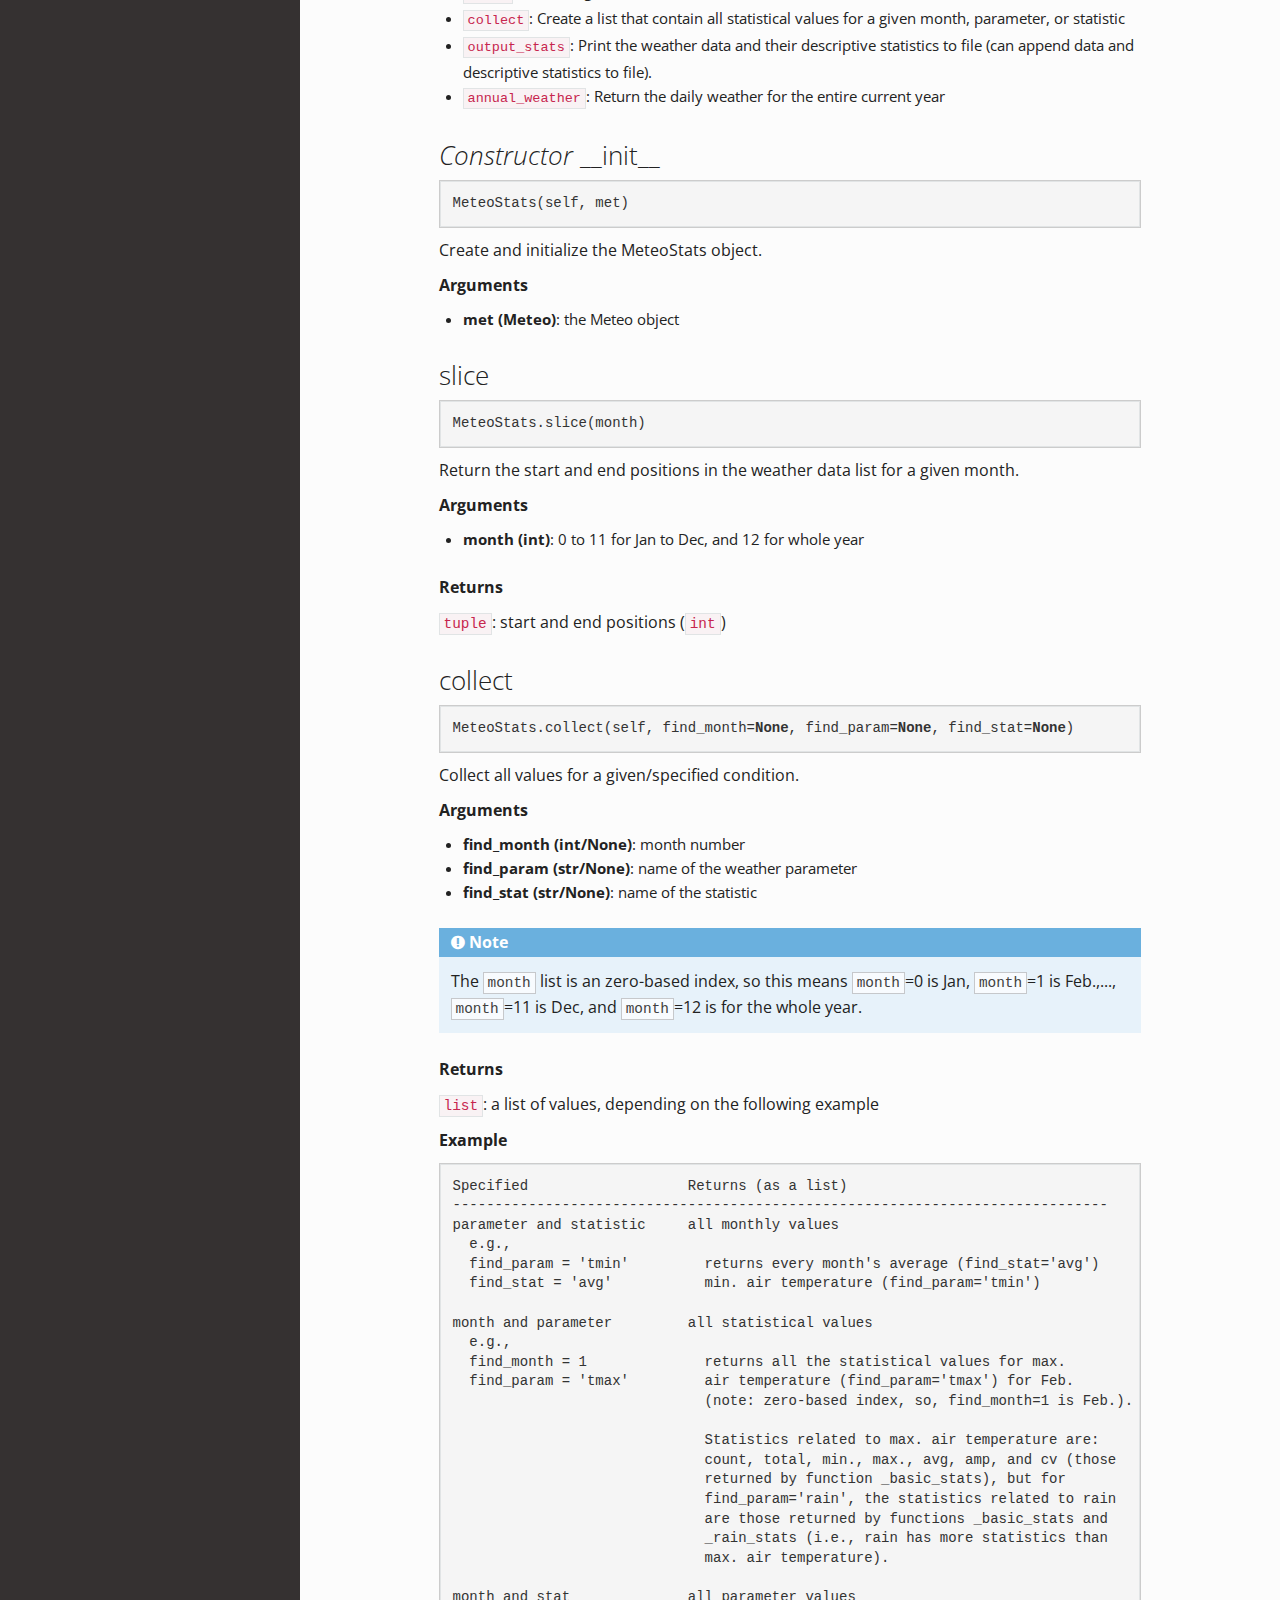
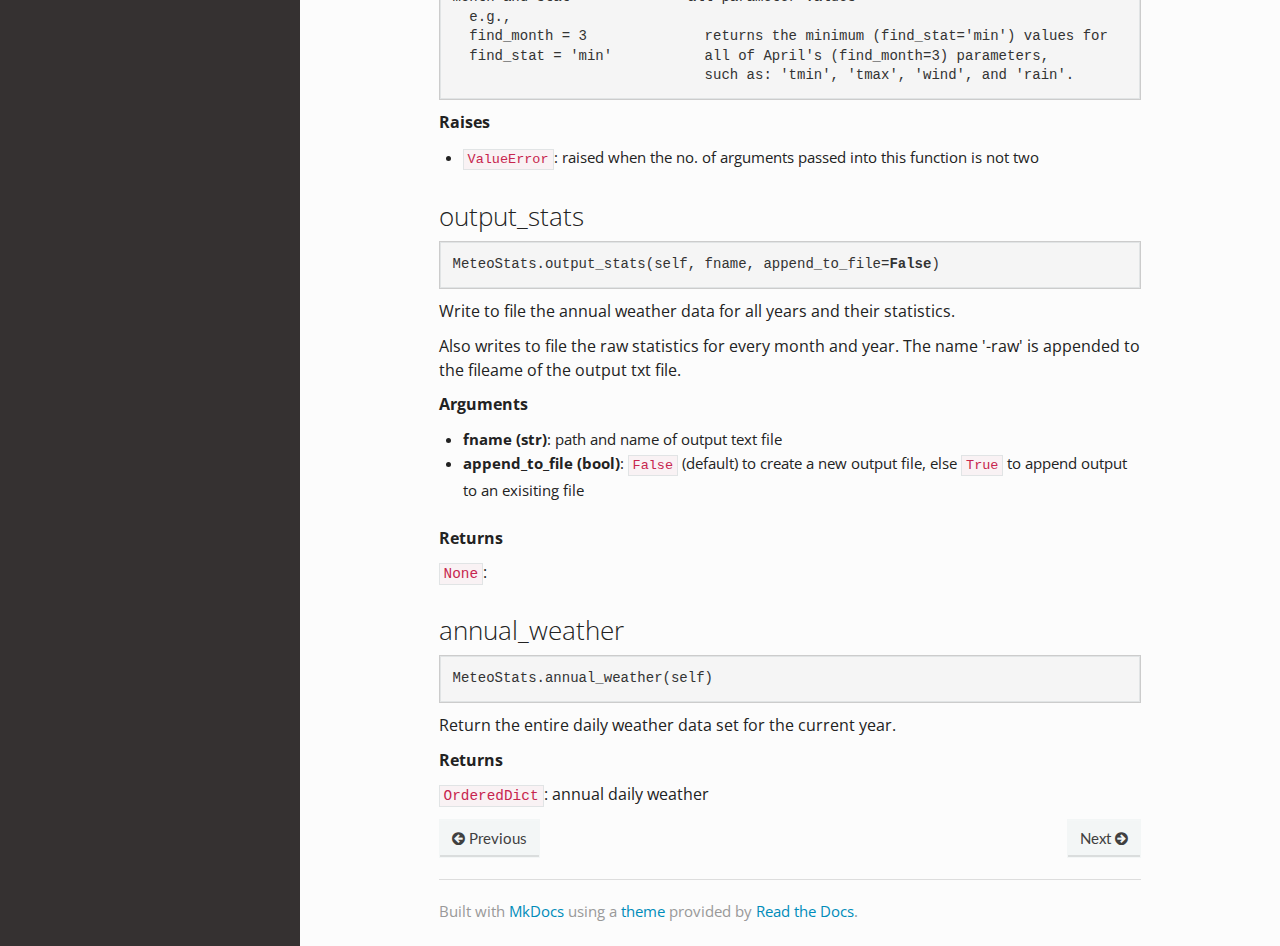
<file: docs/meteostats/index.html>
<!DOCTYPE html>
<!--[if IE 8]><html class="no-js lt-ie9" lang="en" > <![endif]-->
<!--[if gt IE 8]><!--> <html class="no-js" lang="en" > <!--<![endif]-->
<head>
  <meta charset="utf-8">
  <meta http-equiv="X-UA-Compatible" content="IE=edge">
  <meta name="viewport" content="width=device-width, initial-scale=1.0">
  
  
  <link rel="shortcut icon" href="../img/favicon.ico">
  <title>MeteoStats - PySawit</title>
  <link href='https://fonts.googleapis.com/css?family=Lato:400,700|Roboto+Slab:400,700|Inconsolata:400,700' rel='stylesheet' type='text/css'>

  <link rel="stylesheet" href="../css/theme.css" type="text/css" />
  <link rel="stylesheet" href="../css/theme_extra.css" type="text/css" />
  <link rel="stylesheet" href="../css/highlight.css">
  <link href="../extra.css" rel="stylesheet">
  
  <script>
    // Current page data
    var mkdocs_page_name = "MeteoStats";
    var mkdocs_page_input_path = "meteostats.md";
    var mkdocs_page_url = "/meteostats/index.html";
  </script>
  
  <script src="../js/jquery-2.1.1.min.js"></script>
  <script src="../js/modernizr-2.8.3.min.js"></script>
  <script type="text/javascript" src="../js/highlight.pack.js"></script> 
  
</head>

<body class="wy-body-for-nav" role="document">

  <div class="wy-grid-for-nav">

    
    <nav data-toggle="wy-nav-shift" class="wy-nav-side stickynav">
      <div class="wy-side-nav-search">
        <a href="../index.html" class="icon icon-home"> PySawit</a>
        <div role="search">
  <form id ="rtd-search-form" class="wy-form" action="../search.html" method="get">
    <input type="text" name="q" placeholder="Search docs" />
  </form>
</div>
      </div>

      <div class="wy-menu wy-menu-vertical" data-spy="affix" role="navigation" aria-label="main navigation">
	<ul class="current">
	  
          
            <li class="toctree-l1">
		
    <a class="" href="../index.html">Home</a>
	    </li>
          
            <li class="toctree-l1">
		
    <span class="caption-text">Utilities</span>
    <ul class="subnav">
                <li class="">
                    
    <a class="" href="../utils/index.html">Utils</a>
                </li>
                <li class="">
                    
    <a class="" href="../graph/index.html">Graph</a>
                </li>
    </ul>
	    </li>
          
            <li class="toctree-l1">
		
    <span class="caption-text">Weather</span>
    <ul class="subnav">
                <li class="">
                    
    <a class="" href="../annualweather/index.html">AnnualWeather</a>
                </li>
                <li class="">
                    
    <a class="" href="../weatherfile/index.html">WeatherFile</a>
                </li>
                <li class="">
                    
    <a class="" href="../simweather/index.html">SimWeather</a>
                </li>
                <li class="">
                    
    <a class="" href="../meteo/index.html">Meteo</a>
                </li>
                <li class=" current">
                    
    <a class="current" href="index.html">MeteoStats</a>
    <ul class="subnav">
            
    </ul>
                </li>
    </ul>
	    </li>
          
            <li class="toctree-l1">
		
    <a class="" href="../crop/index.html">Crop</a>
	    </li>
          
            <li class="toctree-l1">
		
    <a class="" href="../soilwater/index.html">SoilWater</a>
	    </li>
          
            <li class="toctree-l1">
		
    <a class="" href="../photosyn/index.html">Photosyn</a>
	    </li>
          
            <li class="toctree-l1">
		
    <a class="" href="../energybal/index.html">EnergyBal</a>
	    </li>
          
            <li class="toctree-l1">
		
    <span class="caption-text">Front-end</span>
    <ul class="subnav">
                <li class="">
                    
    <a class="" href="../facade/index.html">Facade</a>
                </li>
                <li class="">
                    
    <a class="" href="../pysawit/index.html">PySawit</a>
                </li>
    </ul>
	    </li>
          
        </ul>
      </div>
      &nbsp;
    </nav>

    <section data-toggle="wy-nav-shift" class="wy-nav-content-wrap">

      
      <nav class="wy-nav-top" role="navigation" aria-label="top navigation">
        <i data-toggle="wy-nav-top" class="fa fa-bars"></i>
        <a href="../index.html">PySawit</a>
      </nav>

      
      <div class="wy-nav-content">
        <div class="rst-content">
          <div role="navigation" aria-label="breadcrumbs navigation">
  <ul class="wy-breadcrumbs">
    <li><a href="../index.html">Docs</a> &raquo;</li>
    
      
        
          <li>Weather &raquo;</li>
        
      
    
    <li>MeteoStats</li>
    <li class="wy-breadcrumbs-aside">
      
    </li>
  </ul>
  <hr/>
</div>
          <div role="main">
            <div class="section">
              
                <h1 id="meteostats">meteostats <em>module</em></h1>

<p>Weather statistics module.</p>
<p>Descriptive statistics of annual and monthly weather data.</p>
<div class="admonition warning">
<p class="admonition-title">Required installation</p>
<ul>
<li><a href="https://www.continuum.io/downloads">Anaconda</a> for <code>scipy</code> for statistics</li>
</ul>
</div>
<p><strong>Author - Christopher Teh Boon Sung</strong></p>
<hr />
<h2 id="meteostats.MeteoStats">MeteoStats <em>class</em></h2>

<p>Descriptive statistics of annual and monthly weather data.</p>
<p>Calculate several basic descriptive statistics on the weather parameters:</p>
<pre><code class="text">    count
    total
    minimum
    maximum
    average
    amplitude
    standard deviation
    cv (coeff. of variation)
</code></pre>

<p>The rain parameter has additional statistics:</p>
<pre><code class="text">    no. of wet and dry days
</code></pre>

<p>and the probability of having:</p>
<pre><code class="text">    two consecutive dry days P(D|D),
    two consecutive wet days P(W|W),
    a dry day, then a wet day P(W|D),
    a wet day, then a dry day P(D|W),
    a dry day P(D)
    a wet day P(W)
</code></pre>

<p>This class also fits a gamma probabilty distribution function to the rainfall data, and
returns the shape and scale of the rainfall distribution. Likewise, this class also fits
the Weibull probability distribution function to the windspeed data, and returns the
Weibull shape and scale factors for the windspeed distribution.</p>
<p><strong>ATTRIBUTES</strong></p>
<ul>
<li><code>metdata (list)</code>: Annual weather data (list of <code>OrderedDict</code> objects)</li>
<li><code>statdict (list)</code>: 3-D dictionary that hold the results of the statistical values
                     (list of <code>OrderedDict</code> objects).</li>
</ul>
<p><strong>Example</strong></p>
<pre><code class="python">statdict[month][param][stat] = value
</code></pre>

<p>thus,</p>
<pre><code class="python">statdict[2]['wind']['avg']
</code></pre>

<p>returns the average (<code>avg</code>) wind speed (<code>wind</code>) for <code>month</code> = 2.
Use the <code>collect()</code> method to retrieve all statistical values for a given
condition. See the <code>collect()</code> method docmentation on how to use it.</p>
<p><strong>METHODS</strong></p>
<ul>
<li><code>slice</code>: Extract a given month's weather data</li>
<li><code>collect</code>: Create a list that contain all statistical values for a given month,
             parameter, or statistic</li>
<li><code>output_stats</code>: Print the weather data and their descriptive statistics to file
                  (can append data and descriptive statistics to file).</li>
<li><code>annual_weather</code>: Return the daily weather for the entire current year</li>
</ul>
<h3 id="meteostats.MeteoStats.__init__"><em>Constructor</em> __init__</h3>

<pre><code class="python">MeteoStats(self, met)
</code></pre>

<p>Create and initialize the MeteoStats object.</p>
<p><strong>Arguments</strong></p>
<ul>
<li><strong>met (Meteo)</strong>: the Meteo object</li>
</ul>
<h3 id="meteostats.MeteoStats.slice">slice</h3>

<pre><code class="python">MeteoStats.slice(month)
</code></pre>

<p>Return the start and end positions in the weather data list for a given month.</p>
<p><strong>Arguments</strong></p>
<ul>
<li><strong>month (int)</strong>: 0 to 11 for Jan to Dec, and 12 for whole year</li>
</ul>
<p><strong>Returns</strong></p>
<p><code>tuple</code>: start and end positions (<code>int</code>)</p>
<h3 id="meteostats.MeteoStats.collect">collect</h3>

<pre><code class="python">MeteoStats.collect(self, find_month=None, find_param=None, find_stat=None)
</code></pre>

<p>Collect all values for a given/specified condition.</p>
<p><strong>Arguments</strong></p>
<ul>
<li><strong>find_month (int/None)</strong>: month number</li>
<li><strong>find_param (str/None)</strong>: name of the weather parameter</li>
<li><strong>find_stat (str/None)</strong>: name of the statistic</li>
</ul>
<div class="admonition note">
<p class="admonition-title">Note</p>
<p>The <code>month</code> list is an zero-based index, so this means
<code>month</code>=0 is Jan, <code>month</code>=1 is Feb.,..., <code>month</code>=11 is Dec, and
<code>month</code>=12 is for the whole year.</p>
</div>
<p><strong>Returns</strong></p>
<p><code>list</code>: a list of values, depending on the following example</p>
<p><strong>Example</strong></p>
<pre><code class="text">Specified                   Returns (as a list)
------------------------------------------------------------------------------
parameter and statistic     all monthly values
  e.g.,
  find_param = 'tmin'         returns every month's average (find_stat='avg')
  find_stat = 'avg'           min. air temperature (find_param='tmin')

month and parameter         all statistical values
  e.g.,
  find_month = 1              returns all the statistical values for max.
  find_param = 'tmax'         air temperature (find_param='tmax') for Feb.
                              (note: zero-based index, so, find_month=1 is Feb.).

                              Statistics related to max. air temperature are:
                              count, total, min., max., avg, amp, and cv (those
                              returned by function _basic_stats), but for
                              find_param='rain', the statistics related to rain
                              are those returned by functions _basic_stats and
                              _rain_stats (i.e., rain has more statistics than
                              max. air temperature).

month and stat              all parameter values
  e.g.,
  find_month = 3              returns the minimum (find_stat='min') values for
  find_stat = 'min'           all of April's (find_month=3) parameters,
                              such as: 'tmin', 'tmax', 'wind', and 'rain'.
</code></pre>

<p><strong>Raises</strong></p>
<ul>
<li><code>ValueError</code>: raised when the no. of arguments passed into this function is not two</li>
</ul>
<h3 id="meteostats.MeteoStats.output_stats">output_stats</h3>

<pre><code class="python">MeteoStats.output_stats(self, fname, append_to_file=False)
</code></pre>

<p>Write to file the annual weather data for all years and their statistics.</p>
<p>Also writes to file the raw statistics for every month and year. The name
'-raw' is appended to the fileame of the output txt file.</p>
<p><strong>Arguments</strong></p>
<ul>
<li><strong>fname (str)</strong>: path and name of output text file</li>
<li><strong>append_to_file (bool)</strong>: <code>False</code> (default) to create a new output file, else
                           <code>True</code> to append output to an exisiting file</li>
</ul>
<p><strong>Returns</strong></p>
<p><code>None</code>:</p>
<h3 id="meteostats.MeteoStats.annual_weather">annual_weather</h3>

<pre><code class="python">MeteoStats.annual_weather(self)
</code></pre>

<p>Return the entire daily weather data set for the current year.</p>
<p><strong>Returns</strong></p>
<p><code>OrderedDict</code>: annual daily weather</p>
              
            </div>
          </div>
          <footer>
  
    <div class="rst-footer-buttons" role="navigation" aria-label="footer navigation">
      
        <a href="../crop/index.html" class="btn btn-neutral float-right" title="Crop">Next <span class="icon icon-circle-arrow-right"></span></a>
      
      
        <a href="../meteo/index.html" class="btn btn-neutral" title="Meteo"><span class="icon icon-circle-arrow-left"></span> Previous</a>
      
    </div>
  

  <hr/>

  <div role="contentinfo">
    <!-- Copyright etc -->
    
  </div>

  Built with <a href="http://www.mkdocs.org">MkDocs</a> using a <a href="https://github.com/snide/sphinx_rtd_theme">theme</a> provided by <a href="https://readthedocs.org">Read the Docs</a>.
</footer>
	  
        </div>
      </div>

    </section>
    
  </div>

  <div class="rst-versions" role="note" style="cursor: pointer">
    <span class="rst-current-version" data-toggle="rst-current-version">
      
      
        <span><a href="../meteo/index.html" style="color: #fcfcfc;">&laquo; Previous</a></span>
      
      
        <span style="margin-left: 15px"><a href="../crop/index.html" style="color: #fcfcfc">Next &raquo;</a></span>
      
    </span>
</div>
    <script src="../js/theme.js"></script>

</body>
</html>
</file>
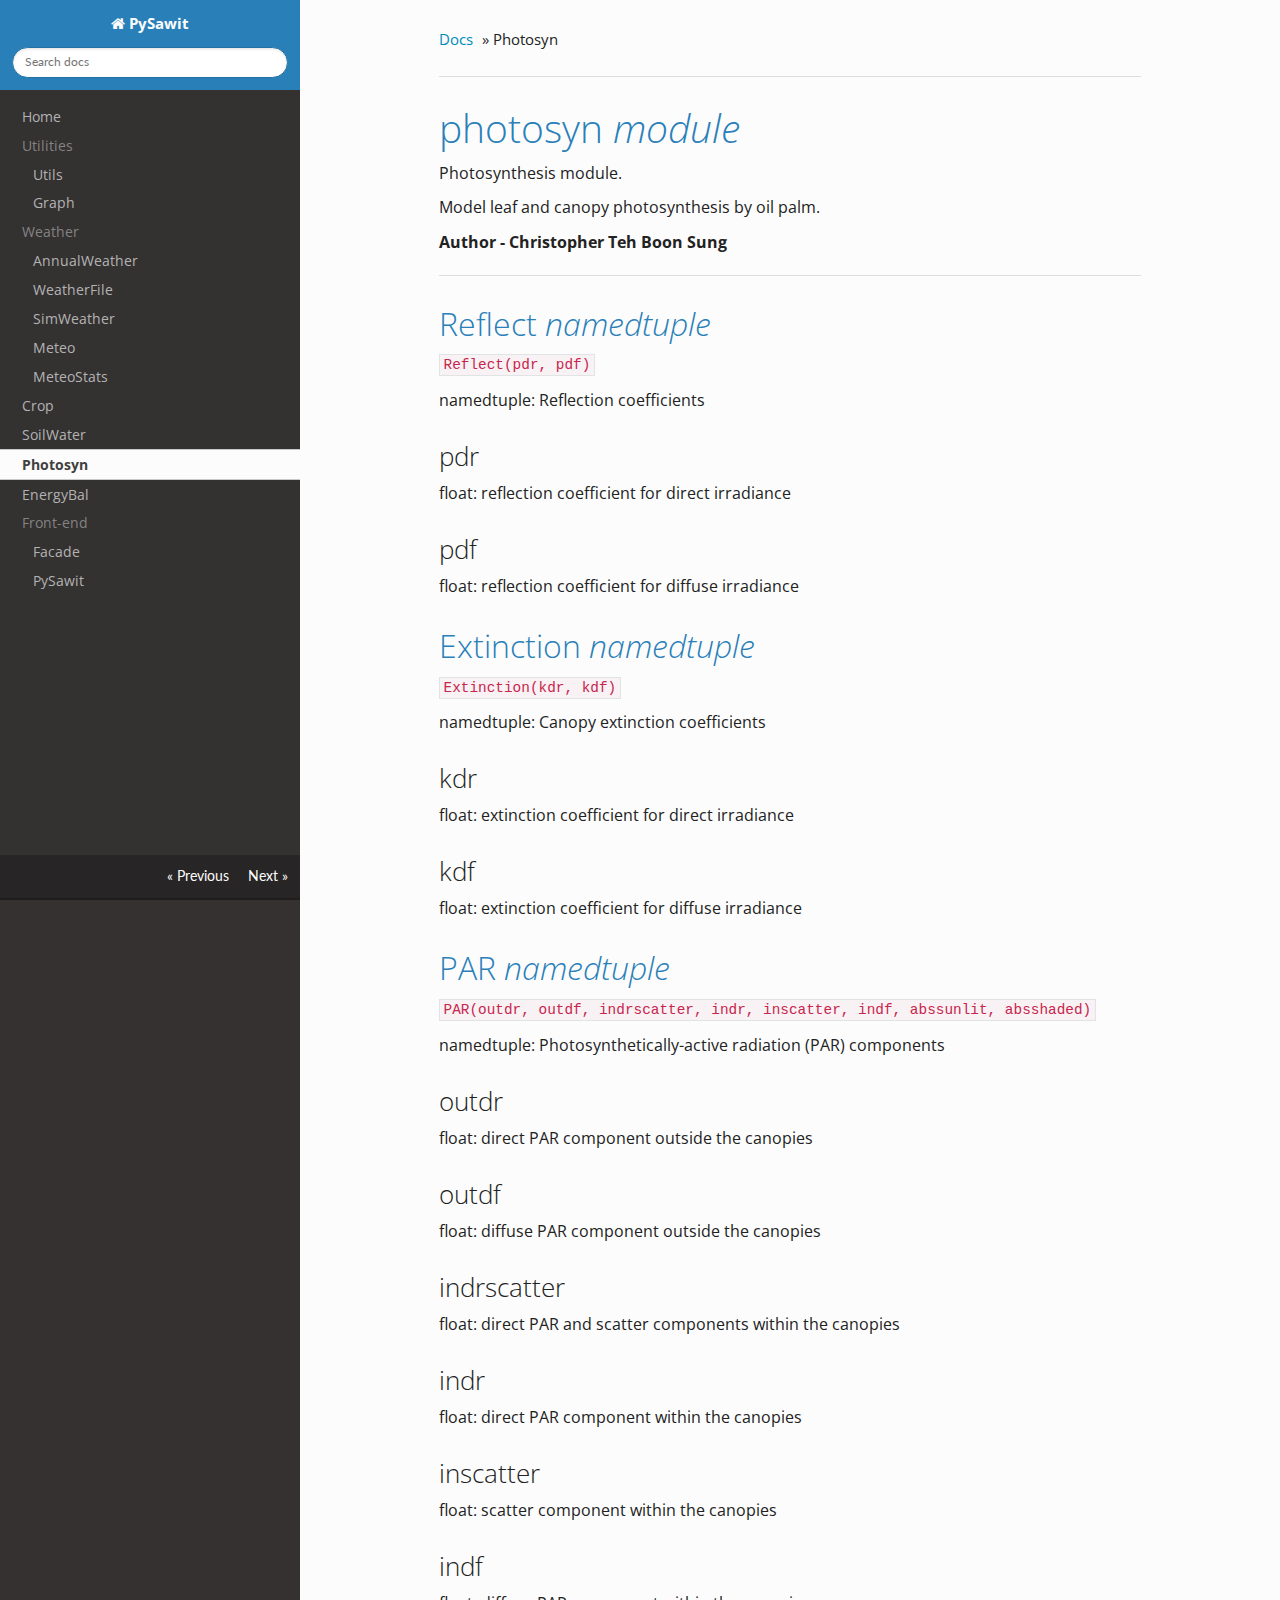
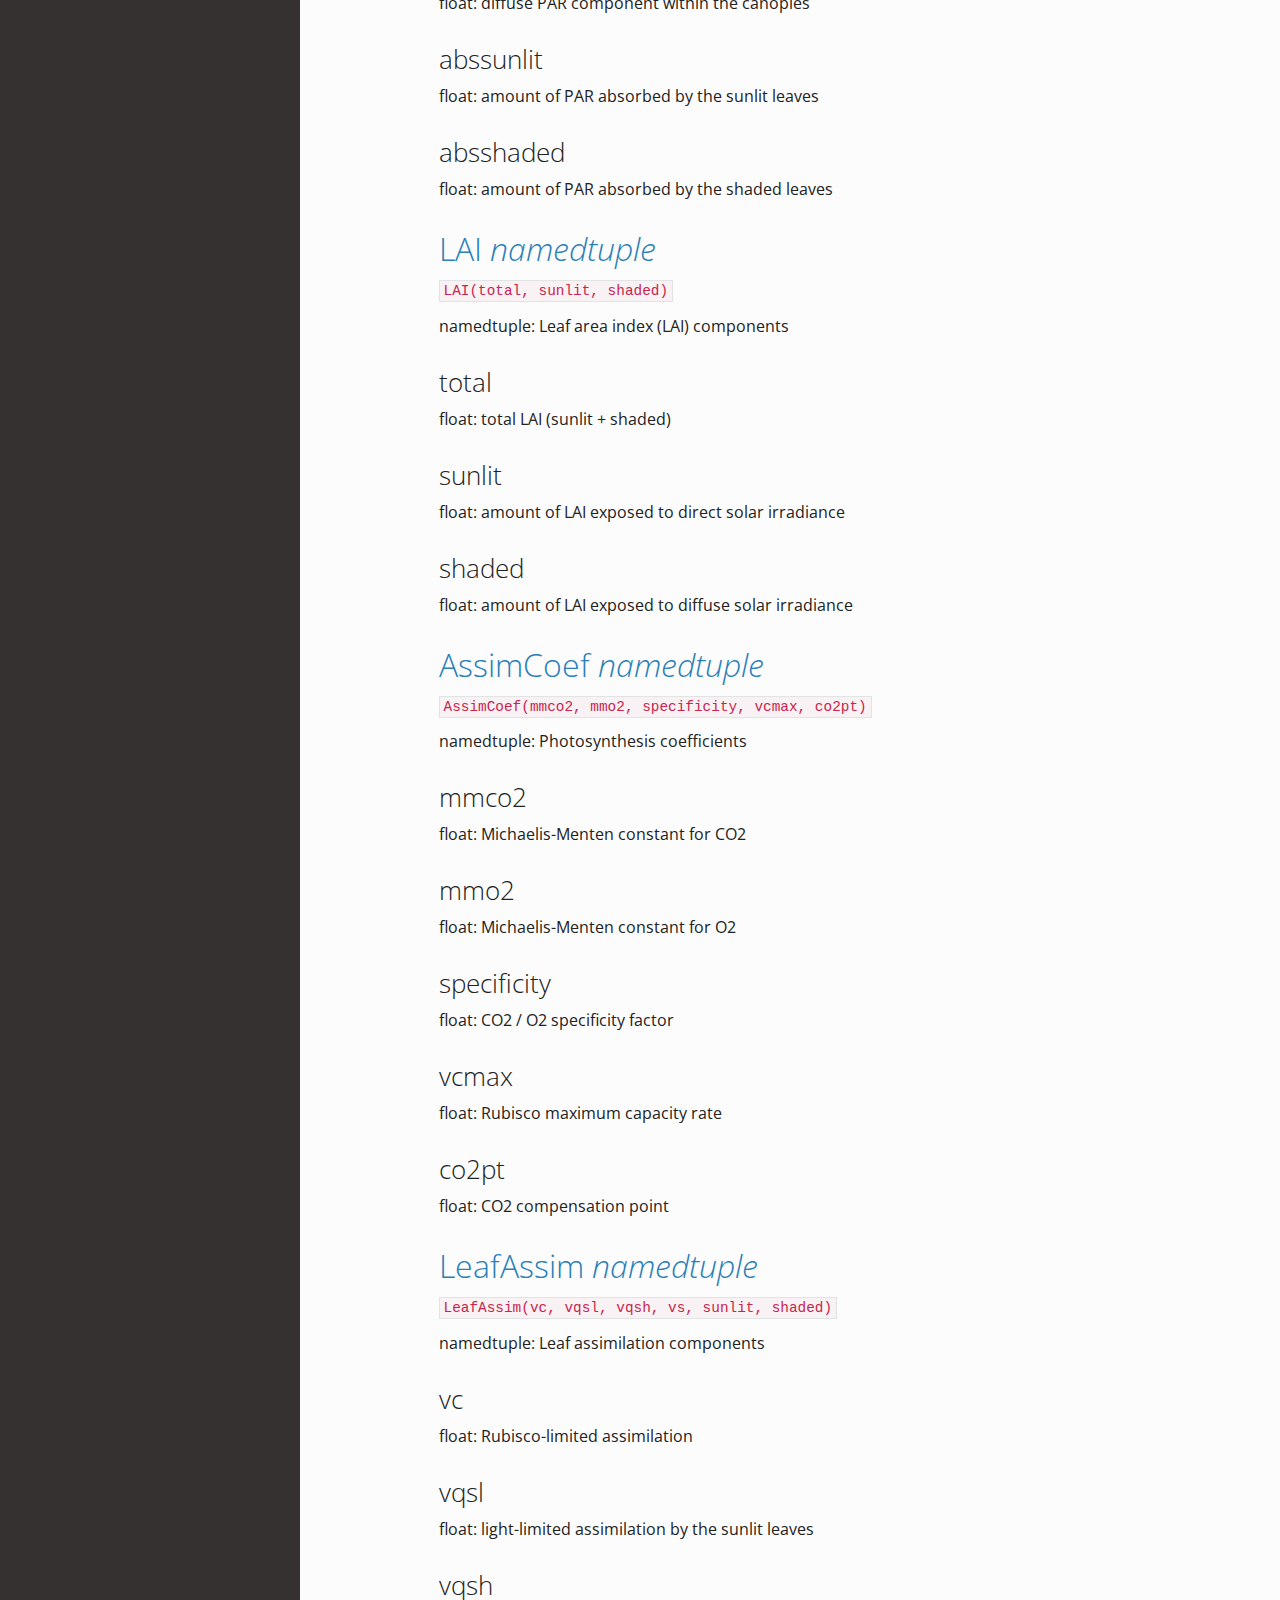
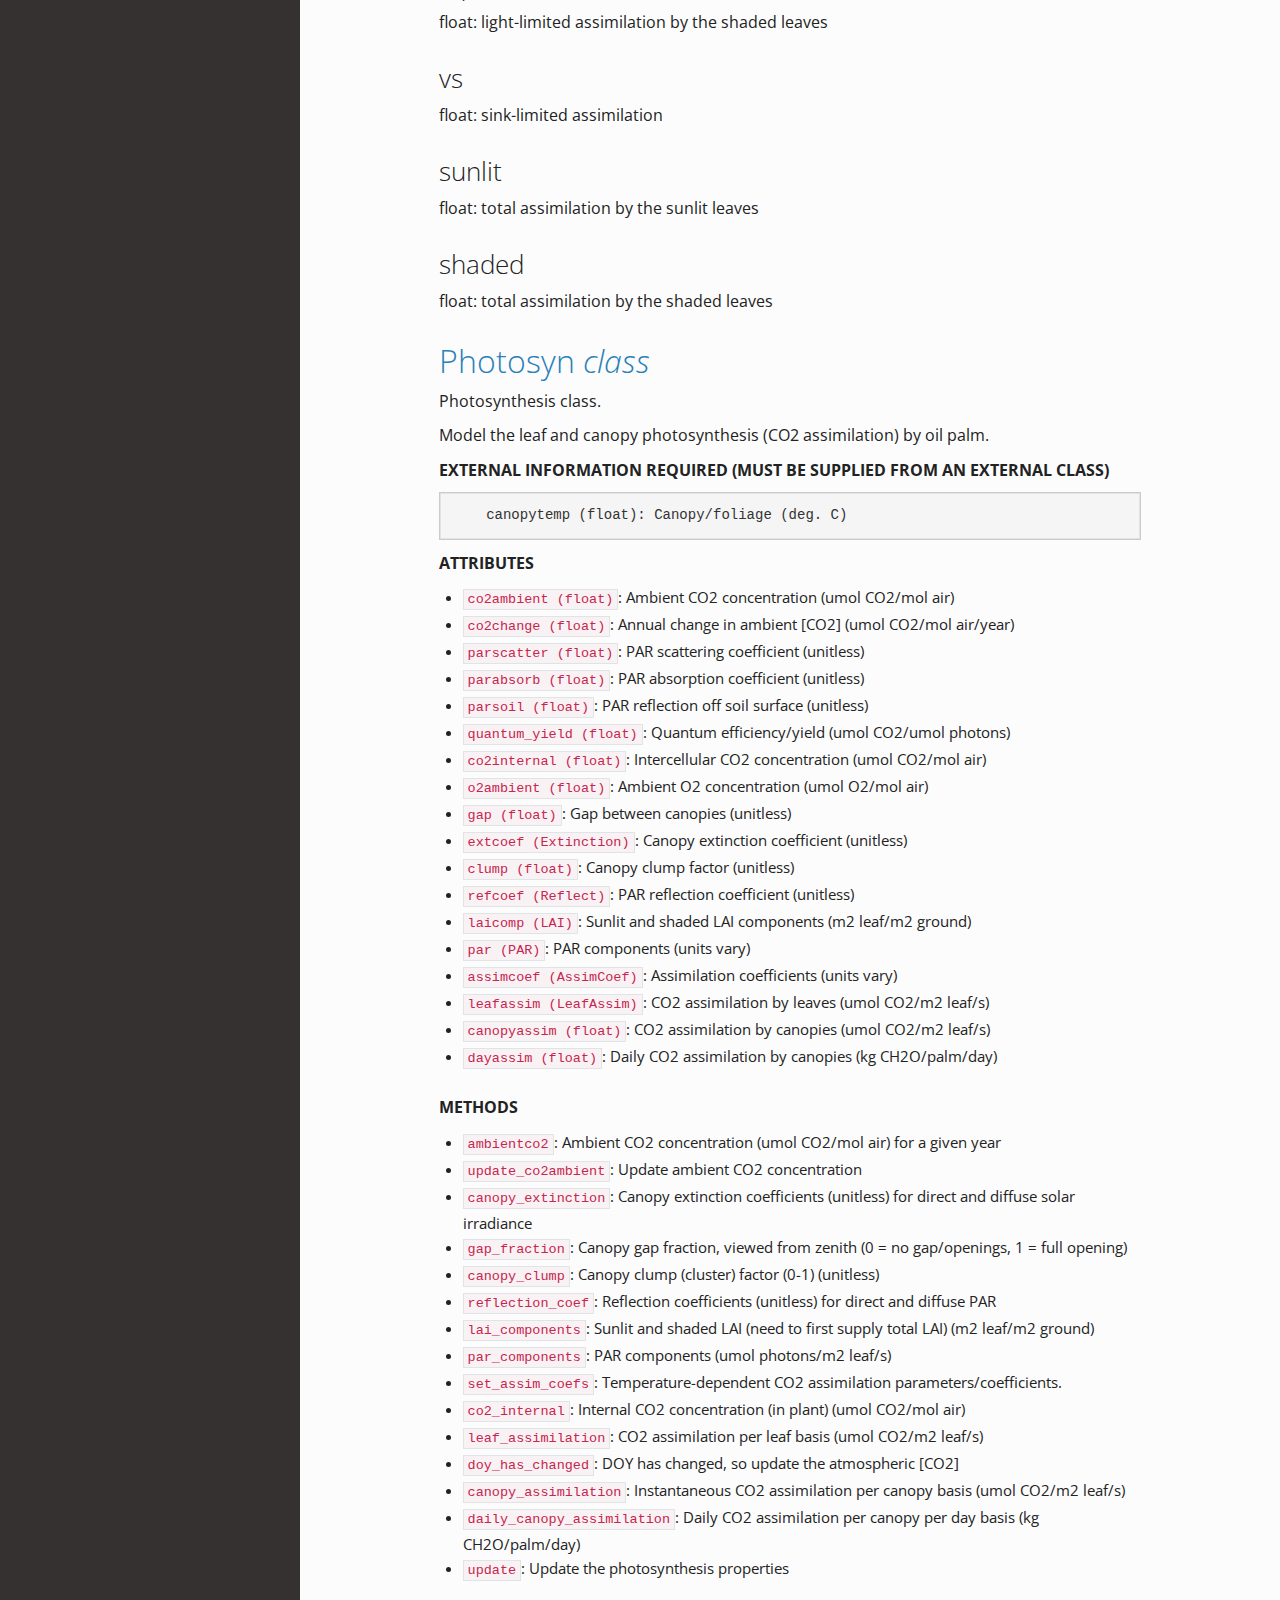
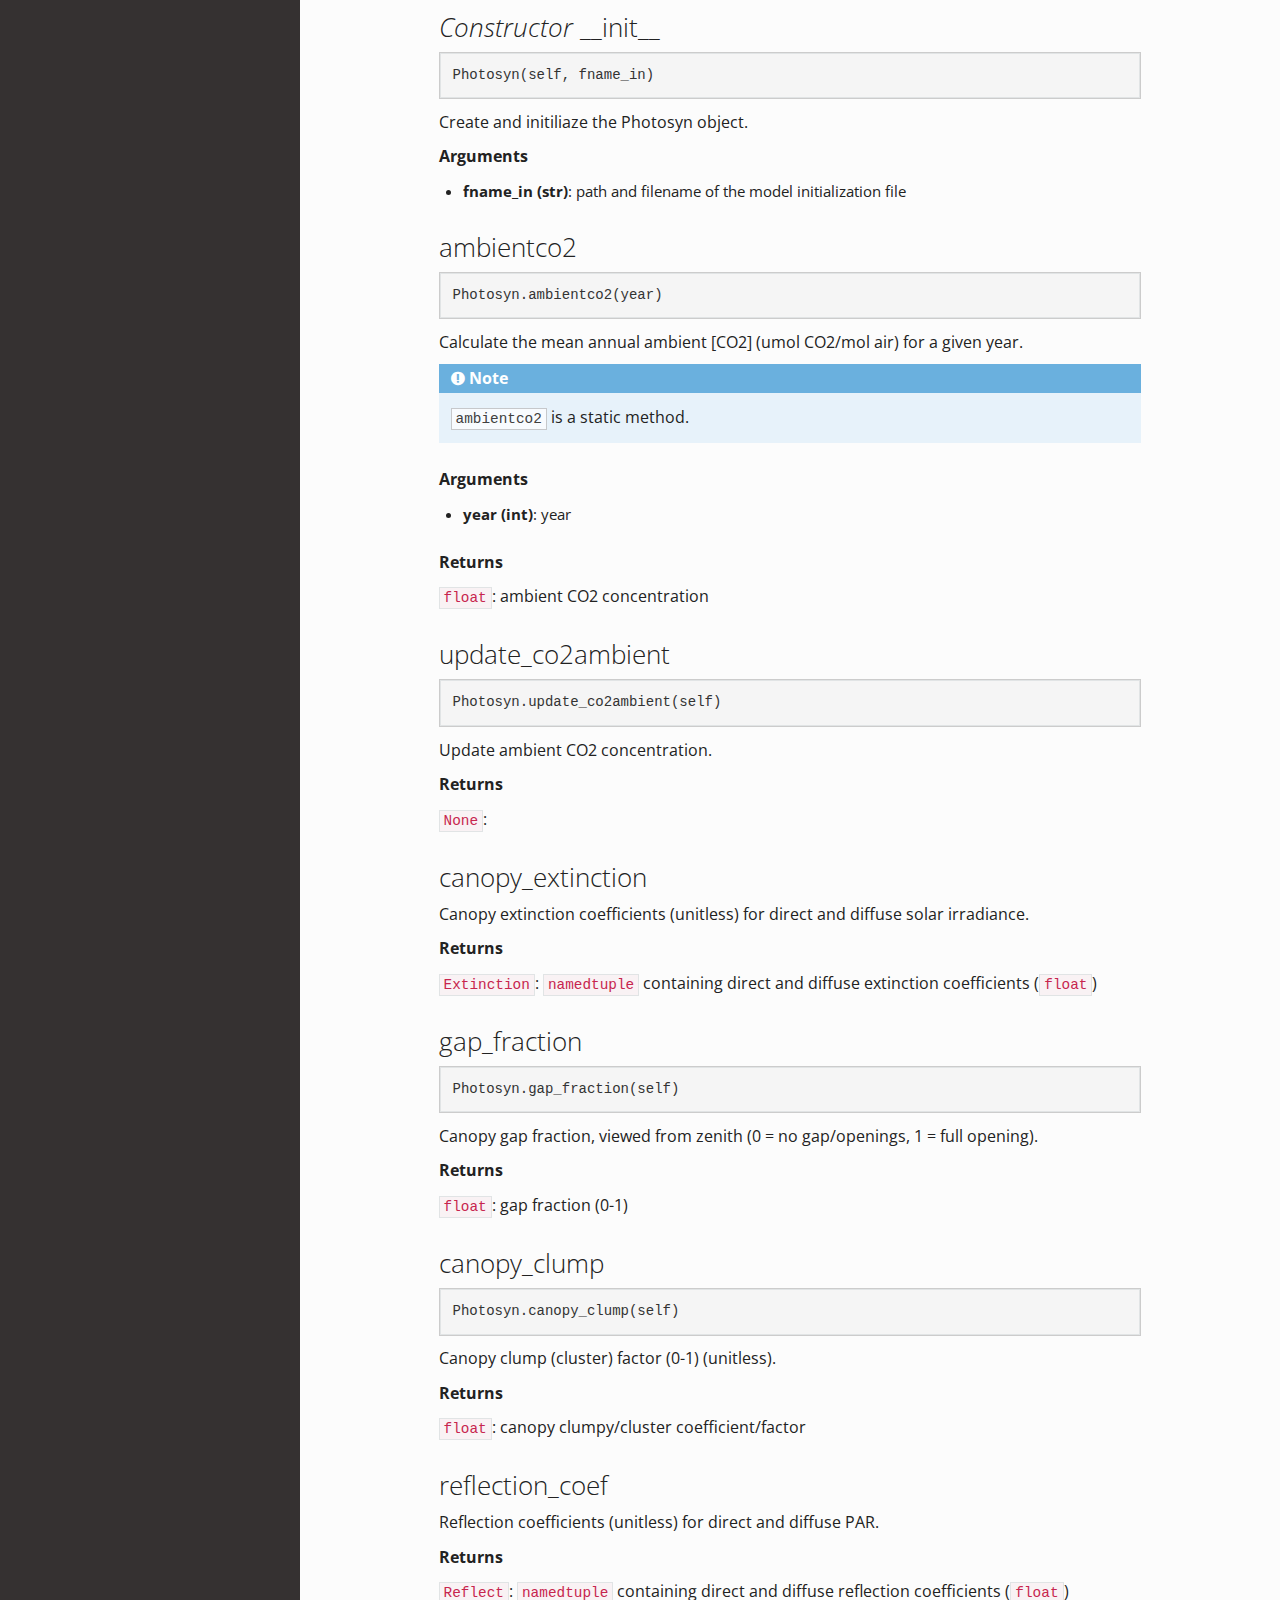
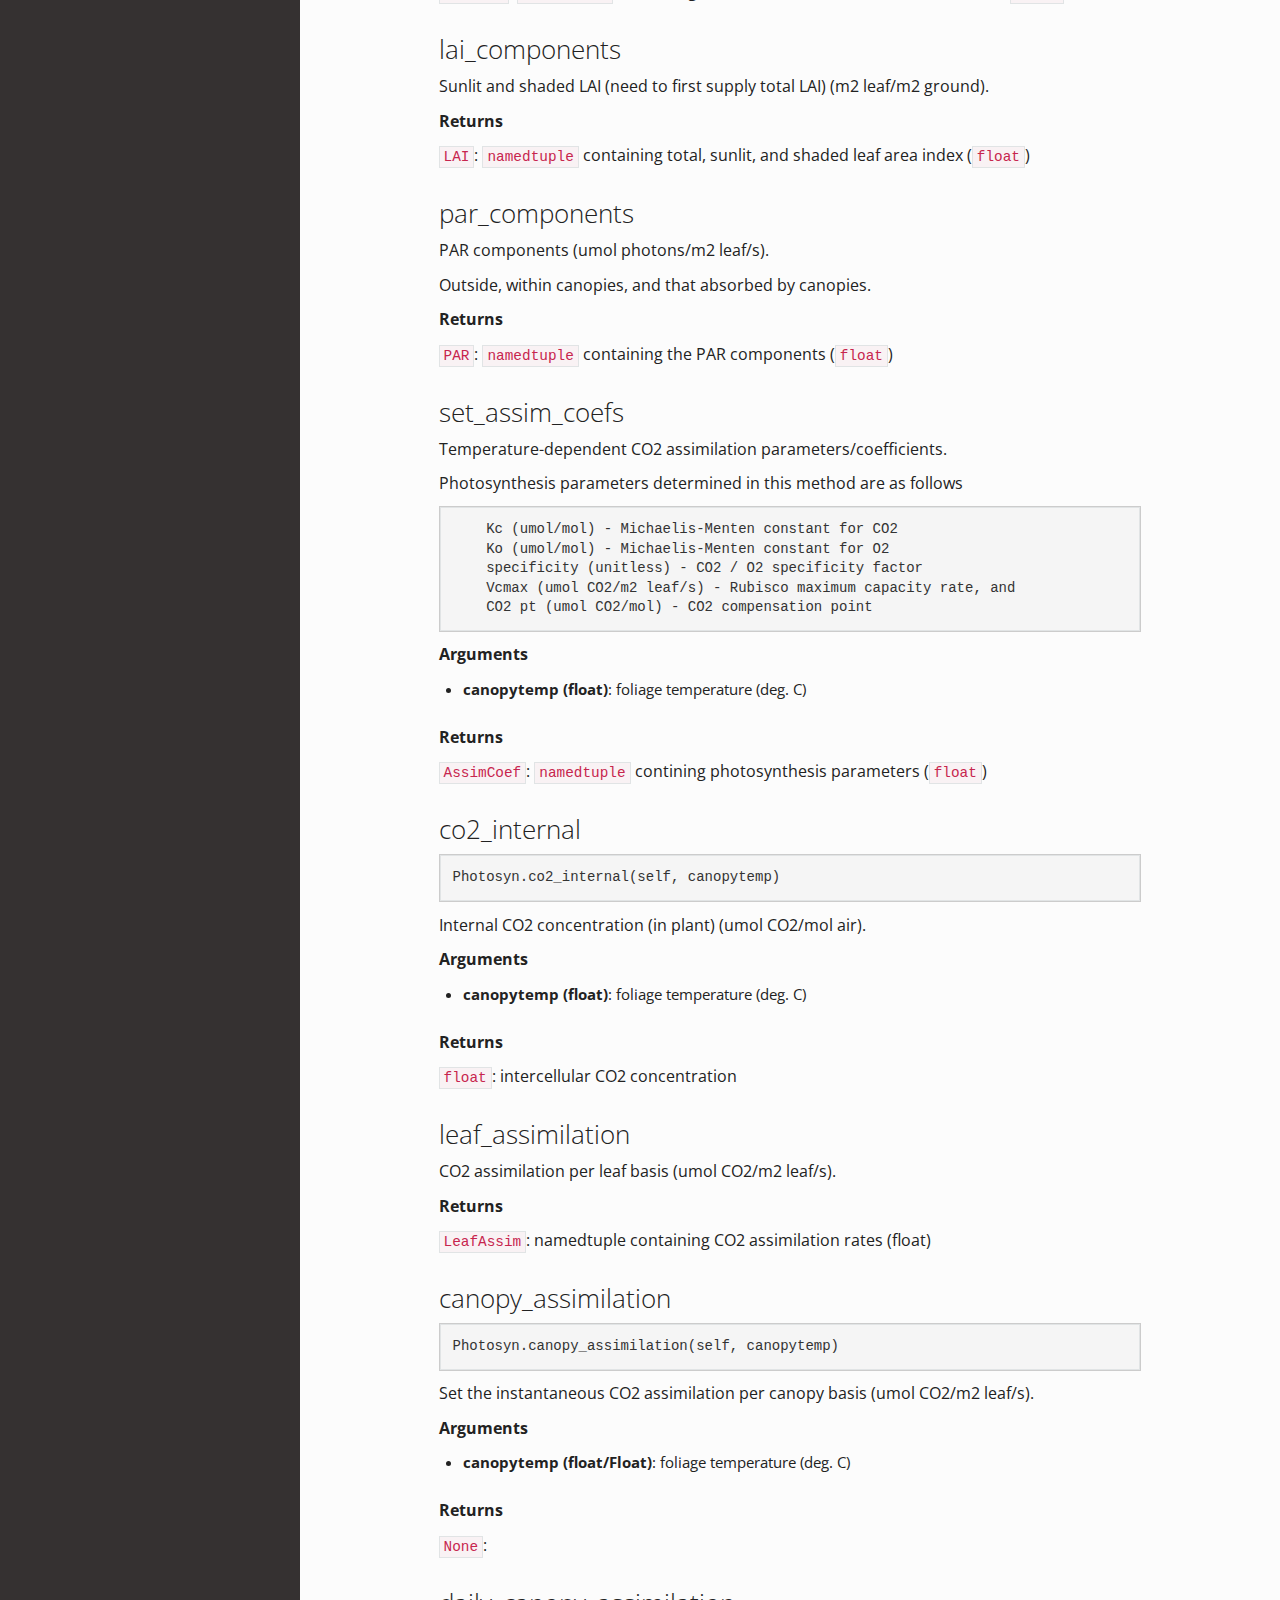
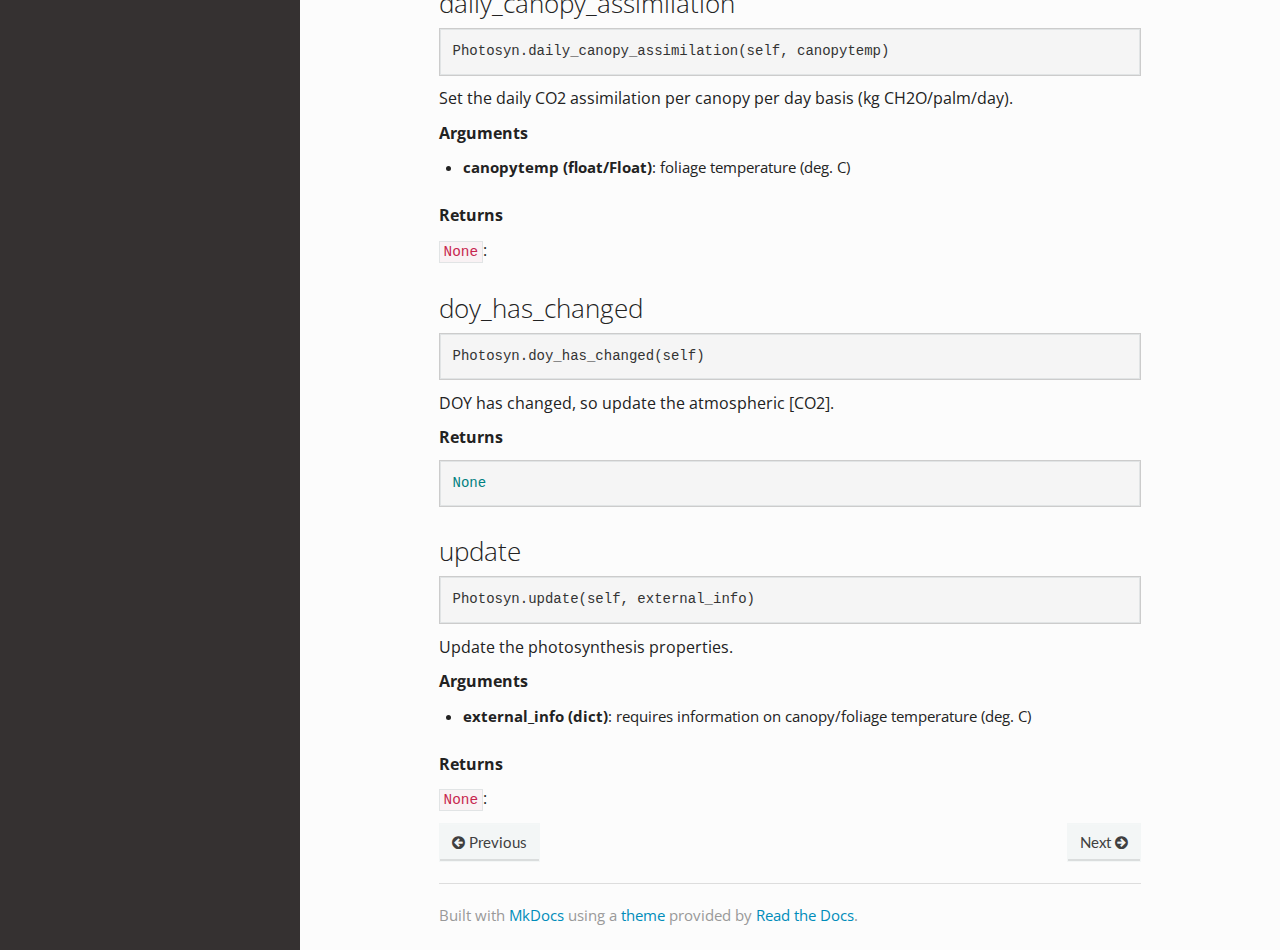
<file: docs/photosyn/index.html>
<!DOCTYPE html>
<!--[if IE 8]><html class="no-js lt-ie9" lang="en" > <![endif]-->
<!--[if gt IE 8]><!--> <html class="no-js" lang="en" > <!--<![endif]-->
<head>
  <meta charset="utf-8">
  <meta http-equiv="X-UA-Compatible" content="IE=edge">
  <meta name="viewport" content="width=device-width, initial-scale=1.0">
  
  
  <link rel="shortcut icon" href="../img/favicon.ico">
  <title>Photosyn - PySawit</title>
  <link href='https://fonts.googleapis.com/css?family=Lato:400,700|Roboto+Slab:400,700|Inconsolata:400,700' rel='stylesheet' type='text/css'>

  <link rel="stylesheet" href="../css/theme.css" type="text/css" />
  <link rel="stylesheet" href="../css/theme_extra.css" type="text/css" />
  <link rel="stylesheet" href="../css/highlight.css">
  <link href="../extra.css" rel="stylesheet">
  
  <script>
    // Current page data
    var mkdocs_page_name = "Photosyn";
    var mkdocs_page_input_path = "photosyn.md";
    var mkdocs_page_url = "/photosyn/index.html";
  </script>
  
  <script src="../js/jquery-2.1.1.min.js"></script>
  <script src="../js/modernizr-2.8.3.min.js"></script>
  <script type="text/javascript" src="../js/highlight.pack.js"></script> 
  
</head>

<body class="wy-body-for-nav" role="document">

  <div class="wy-grid-for-nav">

    
    <nav data-toggle="wy-nav-shift" class="wy-nav-side stickynav">
      <div class="wy-side-nav-search">
        <a href="../index.html" class="icon icon-home"> PySawit</a>
        <div role="search">
  <form id ="rtd-search-form" class="wy-form" action="../search.html" method="get">
    <input type="text" name="q" placeholder="Search docs" />
  </form>
</div>
      </div>

      <div class="wy-menu wy-menu-vertical" data-spy="affix" role="navigation" aria-label="main navigation">
	<ul class="current">
	  
          
            <li class="toctree-l1">
		
    <a class="" href="../index.html">Home</a>
	    </li>
          
            <li class="toctree-l1">
		
    <span class="caption-text">Utilities</span>
    <ul class="subnav">
                <li class="">
                    
    <a class="" href="../utils/index.html">Utils</a>
                </li>
                <li class="">
                    
    <a class="" href="../graph/index.html">Graph</a>
                </li>
    </ul>
	    </li>
          
            <li class="toctree-l1">
		
    <span class="caption-text">Weather</span>
    <ul class="subnav">
                <li class="">
                    
    <a class="" href="../annualweather/index.html">AnnualWeather</a>
                </li>
                <li class="">
                    
    <a class="" href="../weatherfile/index.html">WeatherFile</a>
                </li>
                <li class="">
                    
    <a class="" href="../simweather/index.html">SimWeather</a>
                </li>
                <li class="">
                    
    <a class="" href="../meteo/index.html">Meteo</a>
                </li>
                <li class="">
                    
    <a class="" href="../meteostats/index.html">MeteoStats</a>
                </li>
    </ul>
	    </li>
          
            <li class="toctree-l1">
		
    <a class="" href="../crop/index.html">Crop</a>
	    </li>
          
            <li class="toctree-l1">
		
    <a class="" href="../soilwater/index.html">SoilWater</a>
	    </li>
          
            <li class="toctree-l1 current">
		
    <a class="current" href="index.html">Photosyn</a>
    <ul class="subnav">
            
    </ul>
	    </li>
          
            <li class="toctree-l1">
		
    <a class="" href="../energybal/index.html">EnergyBal</a>
	    </li>
          
            <li class="toctree-l1">
		
    <span class="caption-text">Front-end</span>
    <ul class="subnav">
                <li class="">
                    
    <a class="" href="../facade/index.html">Facade</a>
                </li>
                <li class="">
                    
    <a class="" href="../pysawit/index.html">PySawit</a>
                </li>
    </ul>
	    </li>
          
        </ul>
      </div>
      &nbsp;
    </nav>

    <section data-toggle="wy-nav-shift" class="wy-nav-content-wrap">

      
      <nav class="wy-nav-top" role="navigation" aria-label="top navigation">
        <i data-toggle="wy-nav-top" class="fa fa-bars"></i>
        <a href="../index.html">PySawit</a>
      </nav>

      
      <div class="wy-nav-content">
        <div class="rst-content">
          <div role="navigation" aria-label="breadcrumbs navigation">
  <ul class="wy-breadcrumbs">
    <li><a href="../index.html">Docs</a> &raquo;</li>
    
      
    
    <li>Photosyn</li>
    <li class="wy-breadcrumbs-aside">
      
    </li>
  </ul>
  <hr/>
</div>
          <div role="main">
            <div class="section">
              
                <h1 id="photosyn">photosyn <em>module</em></h1>

<p>Photosynthesis module.</p>
<p>Model leaf and canopy photosynthesis by oil palm.</p>
<p><strong>Author - Christopher Teh Boon Sung</strong></p>
<hr />
<h2 id="photosyn.Reflect">Reflect <em>namedtuple</em></h2>

<p><code>Reflect(pdr, pdf)</code></p>
<p>namedtuple: Reflection coefficients
<h3 id="photosyn.Reflect.pdr">pdr</h3></p>
<p>float: reflection coefficient for direct irradiance
<h3 id="photosyn.Reflect.pdf">pdf</h3></p>
<p>float: reflection coefficient for diffuse irradiance
<h2 id="photosyn.Extinction">Extinction <em>namedtuple</em></h2></p>
<p><code>Extinction(kdr, kdf)</code></p>
<p>namedtuple: Canopy extinction coefficients
<h3 id="photosyn.Extinction.kdr">kdr</h3></p>
<p>float: extinction coefficient for direct irradiance
<h3 id="photosyn.Extinction.kdf">kdf</h3></p>
<p>float: extinction coefficient for diffuse irradiance
<h2 id="photosyn.PAR">PAR <em>namedtuple</em></h2></p>
<p><code>PAR(outdr, outdf, indrscatter, indr, inscatter, indf, abssunlit, absshaded)</code></p>
<p>namedtuple: Photosynthetically-active radiation (PAR) components
<h3 id="photosyn.PAR.outdr">outdr</h3></p>
<p>float: direct PAR component outside the canopies
<h3 id="photosyn.PAR.outdf">outdf</h3></p>
<p>float: diffuse PAR component outside the canopies
<h3 id="photosyn.PAR.indrscatter">indrscatter</h3></p>
<p>float: direct PAR and scatter components within the canopies
<h3 id="photosyn.PAR.indr">indr</h3></p>
<p>float: direct PAR component within the canopies
<h3 id="photosyn.PAR.inscatter">inscatter</h3></p>
<p>float: scatter component within the canopies
<h3 id="photosyn.PAR.indf">indf</h3></p>
<p>float: diffuse PAR component within the canopies
<h3 id="photosyn.PAR.abssunlit">abssunlit</h3></p>
<p>float: amount of PAR absorbed by the sunlit leaves
<h3 id="photosyn.PAR.absshaded">absshaded</h3></p>
<p>float: amount of PAR absorbed by the shaded leaves
<h2 id="photosyn.LAI">LAI <em>namedtuple</em></h2></p>
<p><code>LAI(total, sunlit, shaded)</code></p>
<p>namedtuple: Leaf area index (LAI) components
<h3 id="photosyn.LAI.total">total</h3></p>
<p>float: total LAI (sunlit + shaded)
<h3 id="photosyn.LAI.sunlit">sunlit</h3></p>
<p>float: amount of LAI exposed to direct solar irradiance
<h3 id="photosyn.LAI.shaded">shaded</h3></p>
<p>float: amount of LAI exposed to diffuse solar irradiance
<h2 id="photosyn.AssimCoef">AssimCoef <em>namedtuple</em></h2></p>
<p><code>AssimCoef(mmco2, mmo2, specificity, vcmax, co2pt)</code></p>
<p>namedtuple: Photosynthesis coefficients
<h3 id="photosyn.AssimCoef.mmco2">mmco2</h3></p>
<p>float: Michaelis-Menten constant for CO2
<h3 id="photosyn.AssimCoef.mmo2">mmo2</h3></p>
<p>float: Michaelis-Menten constant for O2
<h3 id="photosyn.AssimCoef.specificity">specificity</h3></p>
<p>float: CO2 / O2 specificity factor
<h3 id="photosyn.AssimCoef.vcmax">vcmax</h3></p>
<p>float: Rubisco maximum capacity rate
<h3 id="photosyn.AssimCoef.co2pt">co2pt</h3></p>
<p>float: CO2 compensation point
<h2 id="photosyn.LeafAssim">LeafAssim <em>namedtuple</em></h2></p>
<p><code>LeafAssim(vc, vqsl, vqsh, vs, sunlit, shaded)</code></p>
<p>namedtuple: Leaf assimilation components
<h3 id="photosyn.LeafAssim.vc">vc</h3></p>
<p>float: Rubisco-limited assimilation
<h3 id="photosyn.LeafAssim.vqsl">vqsl</h3></p>
<p>float: light-limited assimilation by the sunlit leaves
<h3 id="photosyn.LeafAssim.vqsh">vqsh</h3></p>
<p>float: light-limited assimilation by the shaded leaves
<h3 id="photosyn.LeafAssim.vs">vs</h3></p>
<p>float: sink-limited assimilation
<h3 id="photosyn.LeafAssim.sunlit">sunlit</h3></p>
<p>float: total assimilation by the sunlit leaves
<h3 id="photosyn.LeafAssim.shaded">shaded</h3></p>
<p>float: total assimilation by the shaded leaves
<h2 id="photosyn.Photosyn">Photosyn <em>class</em></h2></p>
<p>Photosynthesis class.</p>
<p>Model the leaf and canopy photosynthesis (CO2 assimilation) by oil palm.</p>
<p><strong>EXTERNAL INFORMATION REQUIRED (MUST BE SUPPLIED FROM AN EXTERNAL CLASS)</strong></p>
<pre><code class="text">    canopytemp (float): Canopy/foliage (deg. C)
</code></pre>

<p><strong>ATTRIBUTES</strong></p>
<ul>
<li><code>co2ambient (float)</code>: Ambient CO2 concentration (umol CO2/mol air)</li>
<li><code>co2change (float)</code>: Annual change in ambient [CO2] (umol CO2/mol air/year)</li>
<li><code>parscatter (float)</code>: PAR scattering coefficient (unitless)</li>
<li><code>parabsorb (float)</code>: PAR absorption coefficient (unitless)</li>
<li><code>parsoil (float)</code>: PAR reflection off soil surface (unitless)</li>
<li><code>quantum_yield (float)</code>: Quantum efficiency/yield (umol CO2/umol photons)</li>
<li><code>co2internal (float)</code>: Intercellular CO2 concentration (umol CO2/mol air)</li>
<li><code>o2ambient (float)</code>: Ambient O2 concentration (umol O2/mol air)</li>
<li><code>gap (float)</code>: Gap between canopies (unitless)</li>
<li><code>extcoef (Extinction)</code>: Canopy extinction coefficient (unitless)</li>
<li><code>clump (float)</code>: Canopy clump factor (unitless)</li>
<li><code>refcoef (Reflect)</code>: PAR reflection coefficient (unitless)</li>
<li><code>laicomp (LAI)</code>: Sunlit and shaded LAI components (m2 leaf/m2 ground)</li>
<li><code>par (PAR)</code>: PAR components (units vary)</li>
<li><code>assimcoef (AssimCoef)</code>: Assimilation coefficients (units vary)</li>
<li><code>leafassim (LeafAssim)</code>: CO2 assimilation by leaves (umol CO2/m2 leaf/s)</li>
<li><code>canopyassim (float)</code>: CO2 assimilation by canopies (umol CO2/m2 leaf/s)</li>
<li><code>dayassim (float)</code>: Daily CO2 assimilation by canopies (kg CH2O/palm/day)</li>
</ul>
<p><strong>METHODS</strong></p>
<ul>
<li><code>ambientco2</code>: Ambient CO2 concentration (umol CO2/mol air) for a given year</li>
<li><code>update_co2ambient</code>: Update ambient CO2 concentration</li>
<li><code>canopy_extinction</code>: Canopy extinction coefficients (unitless) for
                        direct and diffuse solar irradiance</li>
<li><code>gap_fraction</code>: Canopy gap fraction, viewed from zenith
                  (0 = no gap/openings, 1 = full opening)</li>
<li><code>canopy_clump</code>: Canopy clump (cluster) factor (0-1) (unitless)</li>
<li><code>reflection_coef</code>: Reflection coefficients (unitless) for direct and diffuse PAR</li>
<li><code>lai_components</code>: Sunlit and shaded LAI (need to first supply total LAI) (m2 leaf/m2 ground)</li>
<li><code>par_components</code>: PAR components (umol photons/m2 leaf/s)</li>
<li><code>set_assim_coefs</code>: Temperature-dependent CO2 assimilation parameters/coefficients.</li>
<li><code>co2_internal</code>: Internal CO2 concentration (in plant) (umol CO2/mol air)</li>
<li><code>leaf_assimilation</code>: CO2 assimilation per leaf basis (umol CO2/m2 leaf/s)</li>
<li><code>doy_has_changed</code>: DOY has changed, so update the atmospheric [CO2]</li>
<li><code>canopy_assimilation</code>: Instantaneous CO2 assimilation per canopy basis (umol CO2/m2 leaf/s)</li>
<li><code>daily_canopy_assimilation</code>: Daily CO2 assimilation per canopy per day basis
                               (kg CH2O/palm/day)</li>
<li><code>update</code>: Update the photosynthesis properties</li>
</ul>
<h3 id="photosyn.Photosyn.__init__"><em>Constructor</em> __init__</h3>

<pre><code class="python">Photosyn(self, fname_in)
</code></pre>

<p>Create and initiliaze the Photosyn object.</p>
<p><strong>Arguments</strong></p>
<ul>
<li><strong>fname_in (str)</strong>: path and filename of the model initialization file</li>
</ul>
<h3 id="photosyn.Photosyn.ambientco2">ambientco2</h3>

<pre><code class="python">Photosyn.ambientco2(year)
</code></pre>

<p>Calculate the mean annual ambient [CO2] (umol CO2/mol air) for a given year.</p>
<div class="admonition note">
<p class="admonition-title">Note</p>
<p><code>ambientco2</code> is a static method.</p>
</div>
<p><strong>Arguments</strong></p>
<ul>
<li><strong>year (int)</strong>: year</li>
</ul>
<p><strong>Returns</strong></p>
<p><code>float</code>: ambient CO2 concentration</p>
<h3 id="photosyn.Photosyn.update_co2ambient">update_co2ambient</h3>

<pre><code class="python">Photosyn.update_co2ambient(self)
</code></pre>

<p>Update ambient CO2 concentration.</p>
<p><strong>Returns</strong></p>
<p><code>None</code>:</p>
<h3 id="photosyn.Photosyn.canopy_extinction">canopy_extinction</h3>

<p>Canopy extinction coefficients (unitless) for direct and diffuse solar irradiance.</p>
<p><strong>Returns</strong></p>
<p><code>Extinction</code>: <code>namedtuple</code> containing direct and diffuse extinction coefficients
                (<code>float</code>)</p>
<h3 id="photosyn.Photosyn.gap_fraction">gap_fraction</h3>

<pre><code class="python">Photosyn.gap_fraction(self)
</code></pre>

<p>Canopy gap fraction, viewed from zenith (0 = no gap/openings, 1 = full opening).</p>
<p><strong>Returns</strong></p>
<p><code>float</code>: gap fraction (0-1)</p>
<h3 id="photosyn.Photosyn.canopy_clump">canopy_clump</h3>

<pre><code class="python">Photosyn.canopy_clump(self)
</code></pre>

<p>Canopy clump (cluster) factor (0-1) (unitless).</p>
<p><strong>Returns</strong></p>
<p><code>float</code>: canopy clumpy/cluster coefficient/factor</p>
<h3 id="photosyn.Photosyn.reflection_coef">reflection_coef</h3>

<p>Reflection coefficients (unitless) for direct and diffuse PAR.</p>
<p><strong>Returns</strong></p>
<p><code>Reflect</code>: <code>namedtuple</code> containing direct and diffuse reflection coefficients (<code>float</code>)</p>
<h3 id="photosyn.Photosyn.lai_components">lai_components</h3>

<p>Sunlit and shaded LAI (need to first supply total LAI) (m2 leaf/m2 ground).</p>
<p><strong>Returns</strong></p>
<p><code>LAI</code>: <code>namedtuple</code> containing total, sunlit, and shaded leaf area index (<code>float</code>)</p>
<h3 id="photosyn.Photosyn.par_components">par_components</h3>

<p>PAR components (umol photons/m2 leaf/s).</p>
<p>Outside, within canopies, and that absorbed by canopies.</p>
<p><strong>Returns</strong></p>
<p><code>PAR</code>: <code>namedtuple</code> containing the PAR components (<code>float</code>)</p>
<h3 id="photosyn.Photosyn.set_assim_coefs">set_assim_coefs</h3>

<p>Temperature-dependent CO2 assimilation parameters/coefficients.</p>
<p>Photosynthesis parameters determined in this method are as follows</p>
<pre><code class="text">    Kc (umol/mol) - Michaelis-Menten constant for CO2
    Ko (umol/mol) - Michaelis-Menten constant for O2
    specificity (unitless) - CO2 / O2 specificity factor
    Vcmax (umol CO2/m2 leaf/s) - Rubisco maximum capacity rate, and
    CO2 pt (umol CO2/mol) - CO2 compensation point
</code></pre>

<p><strong>Arguments</strong></p>
<ul>
<li><strong>canopytemp (float)</strong>: foliage temperature (deg. C)</li>
</ul>
<p><strong>Returns</strong></p>
<p><code>AssimCoef</code>: <code>namedtuple</code> contining photosynthesis parameters (<code>float</code>)</p>
<h3 id="photosyn.Photosyn.co2_internal">co2_internal</h3>

<pre><code class="python">Photosyn.co2_internal(self, canopytemp)
</code></pre>

<p>Internal CO2 concentration (in plant) (umol CO2/mol air).</p>
<p><strong>Arguments</strong></p>
<ul>
<li><strong>canopytemp (float)</strong>: foliage temperature (deg. C)</li>
</ul>
<p><strong>Returns</strong></p>
<p><code>float</code>: intercellular CO2 concentration</p>
<h3 id="photosyn.Photosyn.leaf_assimilation">leaf_assimilation</h3>

<p>CO2 assimilation per leaf basis (umol CO2/m2 leaf/s).</p>
<p><strong>Returns</strong></p>
<p><code>LeafAssim</code>: namedtuple containing CO2 assimilation rates (float)</p>
<h3 id="photosyn.Photosyn.canopy_assimilation">canopy_assimilation</h3>

<pre><code class="python">Photosyn.canopy_assimilation(self, canopytemp)
</code></pre>

<p>Set the instantaneous CO2 assimilation per canopy basis (umol CO2/m2 leaf/s).</p>
<p><strong>Arguments</strong></p>
<ul>
<li><strong>canopytemp (float/Float)</strong>: foliage temperature (deg. C)</li>
</ul>
<p><strong>Returns</strong></p>
<p><code>None</code>:</p>
<h3 id="photosyn.Photosyn.daily_canopy_assimilation">daily_canopy_assimilation</h3>

<pre><code class="python">Photosyn.daily_canopy_assimilation(self, canopytemp)
</code></pre>

<p>Set the daily CO2 assimilation per canopy per day basis (kg CH2O/palm/day).</p>
<p><strong>Arguments</strong></p>
<ul>
<li><strong>canopytemp (float/Float)</strong>: foliage temperature (deg. C)</li>
</ul>
<p><strong>Returns</strong></p>
<p><code>None</code>:</p>
<h3 id="photosyn.Photosyn.doy_has_changed">doy_has_changed</h3>

<pre><code class="python">Photosyn.doy_has_changed(self)
</code></pre>

<p>DOY has changed, so update the atmospheric [CO2].</p>
<p><strong>Returns</strong></p>
<pre><code>None
</code></pre>
<h3 id="photosyn.Photosyn.update">update</h3>

<pre><code class="python">Photosyn.update(self, external_info)
</code></pre>

<p>Update the photosynthesis properties.</p>
<p><strong>Arguments</strong></p>
<ul>
<li><strong>external_info (dict)</strong>: requires information on canopy/foliage temperature (deg. C)</li>
</ul>
<p><strong>Returns</strong></p>
<p><code>None</code>:</p>
              
            </div>
          </div>
          <footer>
  
    <div class="rst-footer-buttons" role="navigation" aria-label="footer navigation">
      
        <a href="../energybal/index.html" class="btn btn-neutral float-right" title="EnergyBal">Next <span class="icon icon-circle-arrow-right"></span></a>
      
      
        <a href="../soilwater/index.html" class="btn btn-neutral" title="SoilWater"><span class="icon icon-circle-arrow-left"></span> Previous</a>
      
    </div>
  

  <hr/>

  <div role="contentinfo">
    <!-- Copyright etc -->
    
  </div>

  Built with <a href="http://www.mkdocs.org">MkDocs</a> using a <a href="https://github.com/snide/sphinx_rtd_theme">theme</a> provided by <a href="https://readthedocs.org">Read the Docs</a>.
</footer>
	  
        </div>
      </div>

    </section>
    
  </div>

  <div class="rst-versions" role="note" style="cursor: pointer">
    <span class="rst-current-version" data-toggle="rst-current-version">
      
      
        <span><a href="../soilwater/index.html" style="color: #fcfcfc;">&laquo; Previous</a></span>
      
      
        <span style="margin-left: 15px"><a href="../energybal/index.html" style="color: #fcfcfc">Next &raquo;</a></span>
      
    </span>
</div>
    <script src="../js/theme.js"></script>

</body>
</html>
</file>
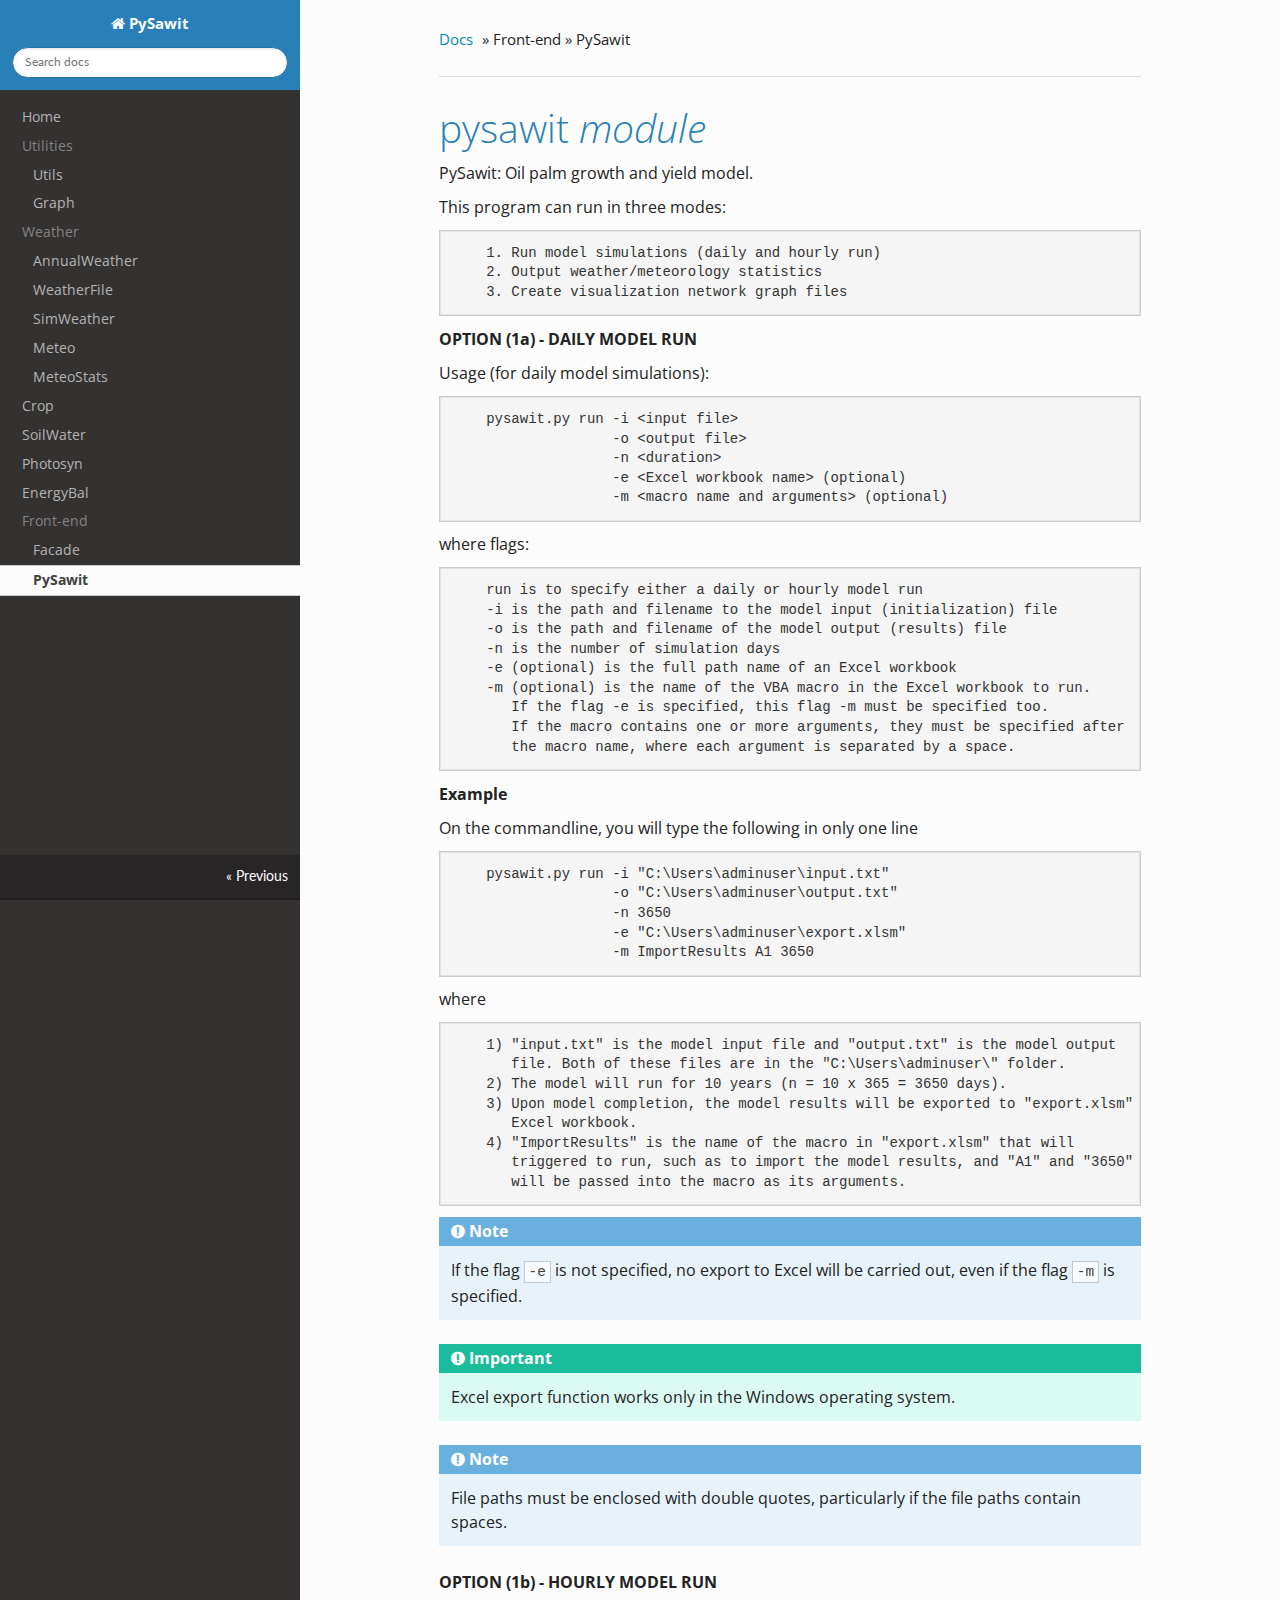
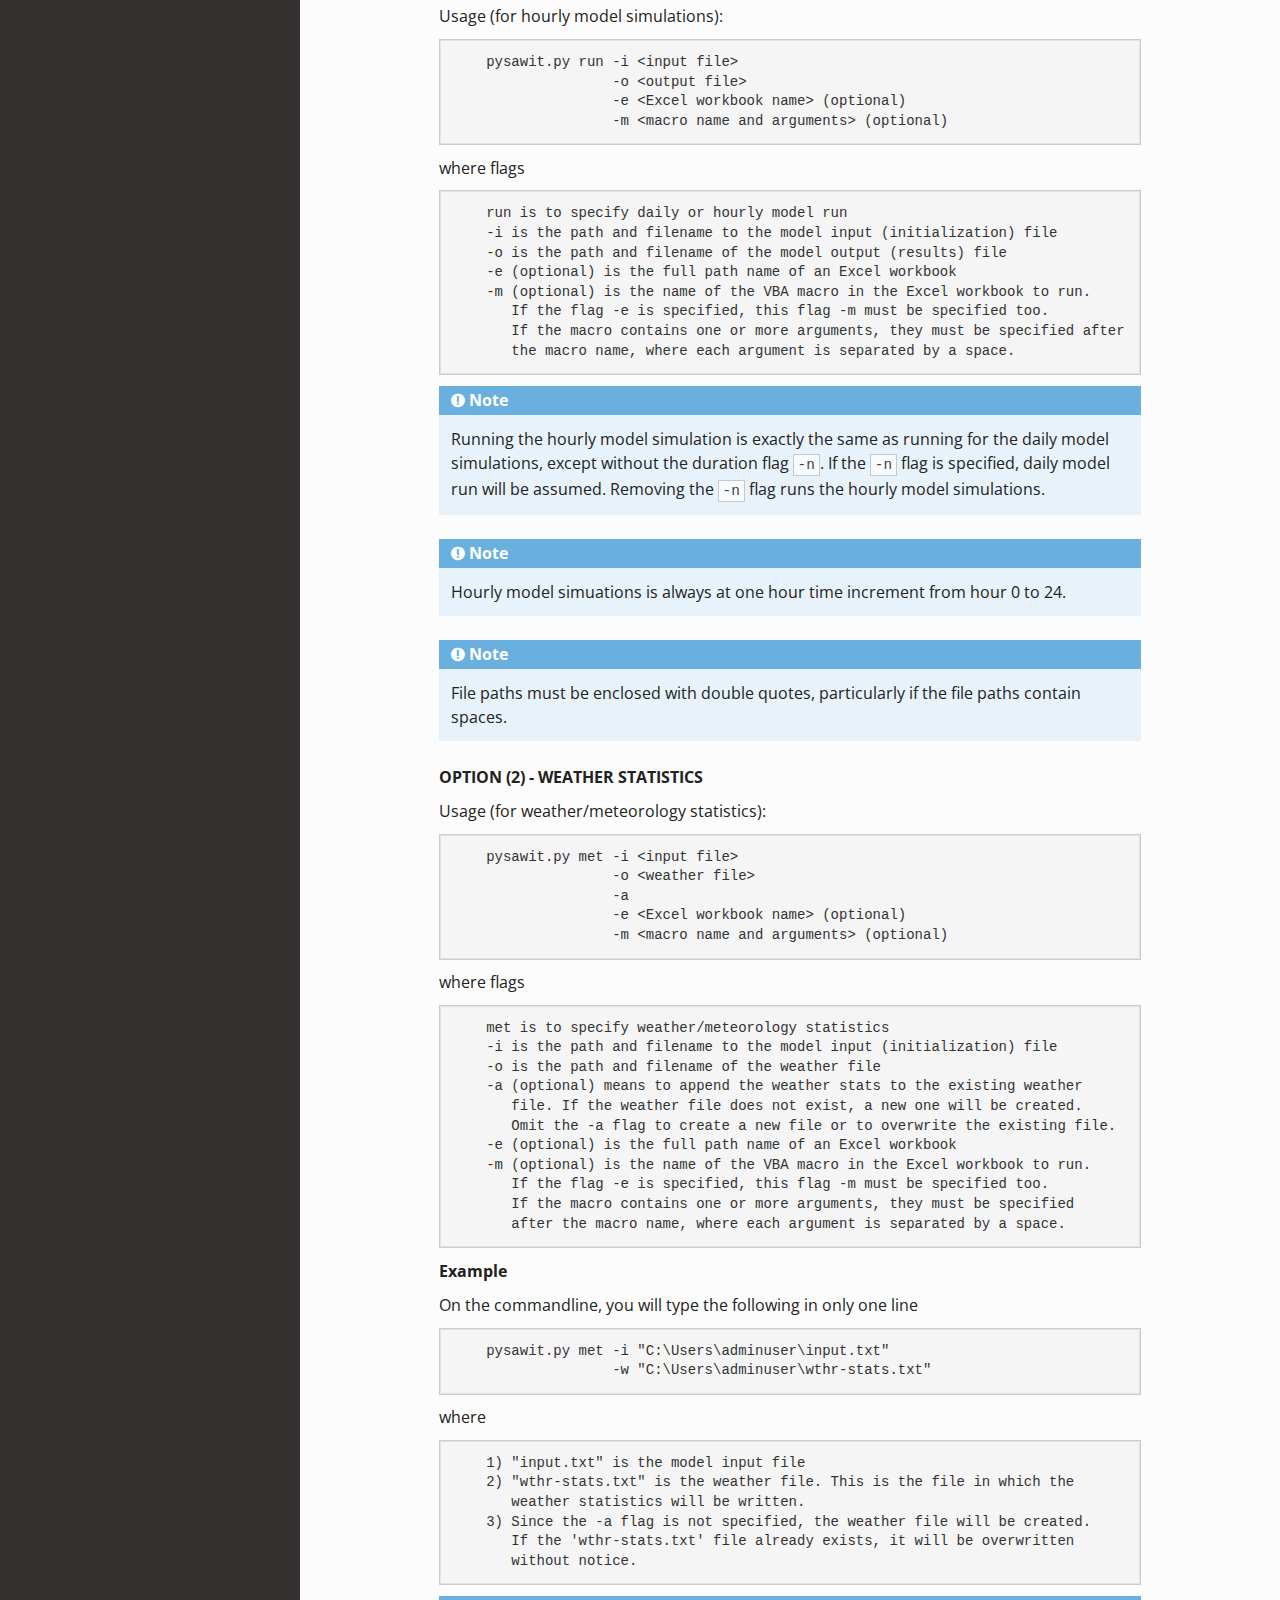
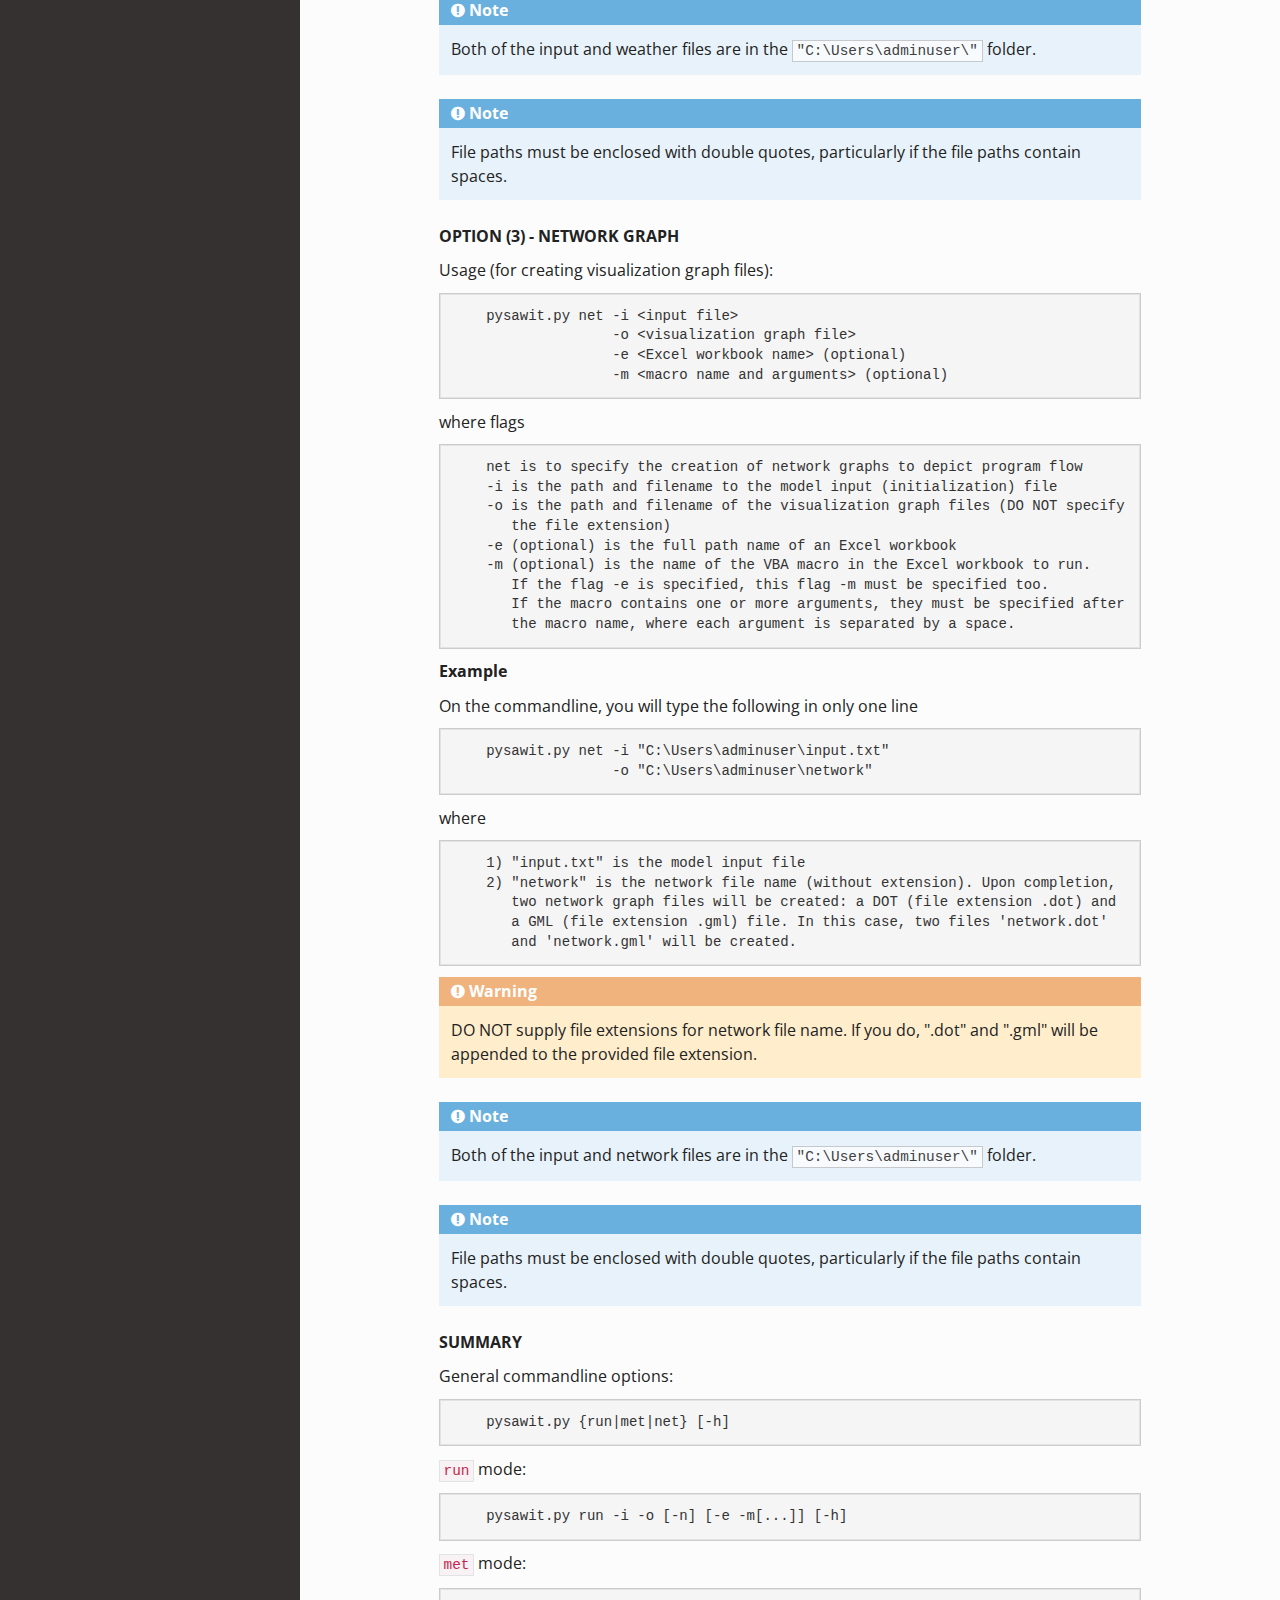
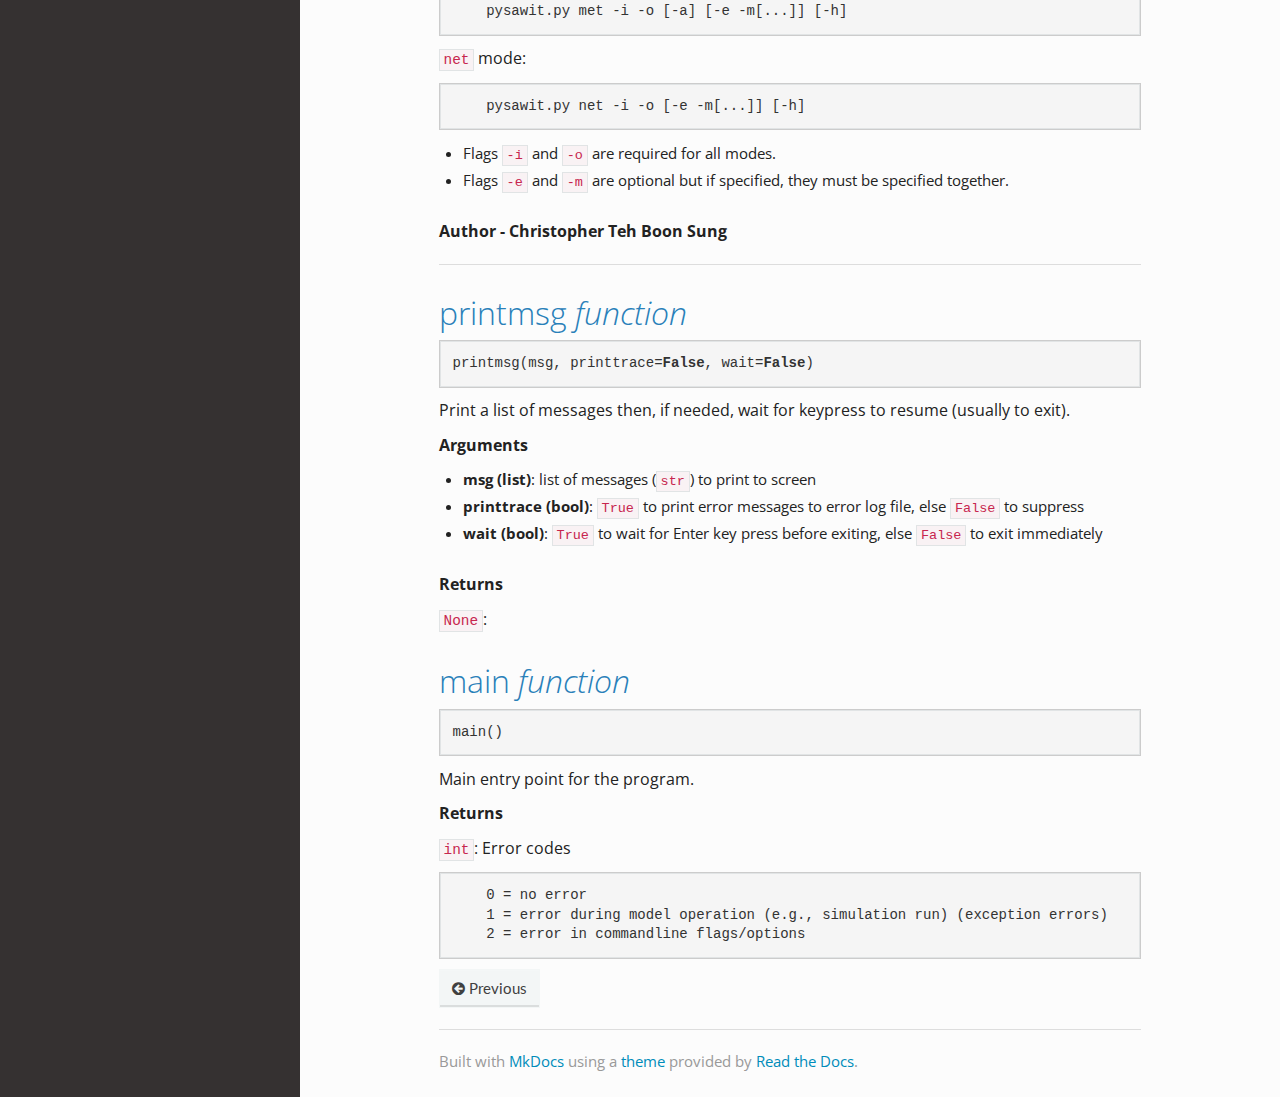
<file: docs/pysawit/index.html>
<!DOCTYPE html>
<!--[if IE 8]><html class="no-js lt-ie9" lang="en" > <![endif]-->
<!--[if gt IE 8]><!--> <html class="no-js" lang="en" > <!--<![endif]-->
<head>
  <meta charset="utf-8">
  <meta http-equiv="X-UA-Compatible" content="IE=edge">
  <meta name="viewport" content="width=device-width, initial-scale=1.0">
  
  
  <link rel="shortcut icon" href="../img/favicon.ico">
  <title>PySawit - PySawit</title>
  <link href='https://fonts.googleapis.com/css?family=Lato:400,700|Roboto+Slab:400,700|Inconsolata:400,700' rel='stylesheet' type='text/css'>

  <link rel="stylesheet" href="../css/theme.css" type="text/css" />
  <link rel="stylesheet" href="../css/theme_extra.css" type="text/css" />
  <link rel="stylesheet" href="../css/highlight.css">
  <link href="../extra.css" rel="stylesheet">
  
  <script>
    // Current page data
    var mkdocs_page_name = "PySawit";
    var mkdocs_page_input_path = "pysawit.md";
    var mkdocs_page_url = "/pysawit/index.html";
  </script>
  
  <script src="../js/jquery-2.1.1.min.js"></script>
  <script src="../js/modernizr-2.8.3.min.js"></script>
  <script type="text/javascript" src="../js/highlight.pack.js"></script> 
  
</head>

<body class="wy-body-for-nav" role="document">

  <div class="wy-grid-for-nav">

    
    <nav data-toggle="wy-nav-shift" class="wy-nav-side stickynav">
      <div class="wy-side-nav-search">
        <a href="../index.html" class="icon icon-home"> PySawit</a>
        <div role="search">
  <form id ="rtd-search-form" class="wy-form" action="../search.html" method="get">
    <input type="text" name="q" placeholder="Search docs" />
  </form>
</div>
      </div>

      <div class="wy-menu wy-menu-vertical" data-spy="affix" role="navigation" aria-label="main navigation">
	<ul class="current">
	  
          
            <li class="toctree-l1">
		
    <a class="" href="../index.html">Home</a>
	    </li>
          
            <li class="toctree-l1">
		
    <span class="caption-text">Utilities</span>
    <ul class="subnav">
                <li class="">
                    
    <a class="" href="../utils/index.html">Utils</a>
                </li>
                <li class="">
                    
    <a class="" href="../graph/index.html">Graph</a>
                </li>
    </ul>
	    </li>
          
            <li class="toctree-l1">
		
    <span class="caption-text">Weather</span>
    <ul class="subnav">
                <li class="">
                    
    <a class="" href="../annualweather/index.html">AnnualWeather</a>
                </li>
                <li class="">
                    
    <a class="" href="../weatherfile/index.html">WeatherFile</a>
                </li>
                <li class="">
                    
    <a class="" href="../simweather/index.html">SimWeather</a>
                </li>
                <li class="">
                    
    <a class="" href="../meteo/index.html">Meteo</a>
                </li>
                <li class="">
                    
    <a class="" href="../meteostats/index.html">MeteoStats</a>
                </li>
    </ul>
	    </li>
          
            <li class="toctree-l1">
		
    <a class="" href="../crop/index.html">Crop</a>
	    </li>
          
            <li class="toctree-l1">
		
    <a class="" href="../soilwater/index.html">SoilWater</a>
	    </li>
          
            <li class="toctree-l1">
		
    <a class="" href="../photosyn/index.html">Photosyn</a>
	    </li>
          
            <li class="toctree-l1">
		
    <a class="" href="../energybal/index.html">EnergyBal</a>
	    </li>
          
            <li class="toctree-l1">
		
    <span class="caption-text">Front-end</span>
    <ul class="subnav">
                <li class="">
                    
    <a class="" href="../facade/index.html">Facade</a>
                </li>
                <li class=" current">
                    
    <a class="current" href="index.html">PySawit</a>
    <ul class="subnav">
            
    </ul>
                </li>
    </ul>
	    </li>
          
        </ul>
      </div>
      &nbsp;
    </nav>

    <section data-toggle="wy-nav-shift" class="wy-nav-content-wrap">

      
      <nav class="wy-nav-top" role="navigation" aria-label="top navigation">
        <i data-toggle="wy-nav-top" class="fa fa-bars"></i>
        <a href="../index.html">PySawit</a>
      </nav>

      
      <div class="wy-nav-content">
        <div class="rst-content">
          <div role="navigation" aria-label="breadcrumbs navigation">
  <ul class="wy-breadcrumbs">
    <li><a href="../index.html">Docs</a> &raquo;</li>
    
      
        
          <li>Front-end &raquo;</li>
        
      
    
    <li>PySawit</li>
    <li class="wy-breadcrumbs-aside">
      
    </li>
  </ul>
  <hr/>
</div>
          <div role="main">
            <div class="section">
              
                <h1 id="pysawit">pysawit <em>module</em></h1>

<p>PySawit: Oil palm growth and yield model.</p>
<p>This program can run in three modes:</p>
<pre><code class="text">    1. Run model simulations (daily and hourly run)
    2. Output weather/meteorology statistics
    3. Create visualization network graph files
</code></pre>

<p><strong>OPTION (1a) - DAILY MODEL RUN</strong></p>
<p>Usage (for daily model simulations):</p>
<pre><code class="text">    pysawit.py run -i &lt;input file&gt;
                   -o &lt;output file&gt;
                   -n &lt;duration&gt;
                   -e &lt;Excel workbook name&gt; (optional)
                   -m &lt;macro name and arguments&gt; (optional)
</code></pre>

<p>where flags:</p>
<pre><code class="text">    run is to specify either a daily or hourly model run
    -i is the path and filename to the model input (initialization) file
    -o is the path and filename of the model output (results) file
    -n is the number of simulation days
    -e (optional) is the full path name of an Excel workbook
    -m (optional) is the name of the VBA macro in the Excel workbook to run.
       If the flag -e is specified, this flag -m must be specified too.
       If the macro contains one or more arguments, they must be specified after
       the macro name, where each argument is separated by a space.
</code></pre>

<p><strong>Example</strong></p>
<p>On the commandline, you will type the following in only one line</p>
<pre><code class="text">    pysawit.py run -i &quot;C:\Users\adminuser\input.txt&quot;
                   -o &quot;C:\Users\adminuser\output.txt&quot;
                   -n 3650
                   -e &quot;C:\Users\adminuser\export.xlsm&quot;
                   -m ImportResults A1 3650
</code></pre>

<p>where</p>
<pre><code class="text">    1) &quot;input.txt&quot; is the model input file and &quot;output.txt&quot; is the model output
       file. Both of these files are in the &quot;C:\Users\adminuser\&quot; folder.
    2) The model will run for 10 years (n = 10 x 365 = 3650 days).
    3) Upon model completion, the model results will be exported to &quot;export.xlsm&quot;
       Excel workbook.
    4) &quot;ImportResults&quot; is the name of the macro in &quot;export.xlsm&quot; that will
       triggered to run, such as to import the model results, and &quot;A1&quot; and &quot;3650&quot;
       will be passed into the macro as its arguments.
</code></pre>

<div class="admonition note">
<p class="admonition-title">Note</p>
<p>If the flag <code>-e</code> is not specified, no export to Excel will be carried out, even if
the flag <code>-m</code> is specified.</p>
</div>
<div class="admonition important">
<p class="admonition-title">Important</p>
<p>Excel export function works only in the Windows operating system.</p>
</div>
<div class="admonition note">
<p class="admonition-title">Note</p>
<p>File paths must be enclosed with double quotes, particularly if the file paths contain spaces.</p>
</div>
<p><strong>OPTION (1b) - HOURLY MODEL RUN</strong></p>
<p>Usage (for hourly model simulations):</p>
<pre><code class="text">    pysawit.py run -i &lt;input file&gt;
                   -o &lt;output file&gt;
                   -e &lt;Excel workbook name&gt; (optional)
                   -m &lt;macro name and arguments&gt; (optional)
</code></pre>

<p>where flags</p>
<pre><code class="text">    run is to specify daily or hourly model run
    -i is the path and filename to the model input (initialization) file
    -o is the path and filename of the model output (results) file
    -e (optional) is the full path name of an Excel workbook
    -m (optional) is the name of the VBA macro in the Excel workbook to run.
       If the flag -e is specified, this flag -m must be specified too.
       If the macro contains one or more arguments, they must be specified after
       the macro name, where each argument is separated by a space.
</code></pre>

<div class="admonition note">
<p class="admonition-title">Note</p>
<p>Running the hourly model simulation is exactly the same as running for the daily model
simulations, except without the duration flag <code>-n</code>. If the <code>-n</code> flag is specified,
daily model run will be assumed. Removing the <code>-n</code> flag runs the hourly model simulations.</p>
</div>
<div class="admonition note">
<p class="admonition-title">Note</p>
<p>Hourly model simuations is always at one hour time increment from hour 0 to 24.</p>
</div>
<div class="admonition note">
<p class="admonition-title">Note</p>
<p>File paths must be enclosed with double quotes, particularly if the file paths contain spaces.</p>
</div>
<p><strong>OPTION (2) - WEATHER STATISTICS</strong></p>
<p>Usage (for weather/meteorology statistics):</p>
<pre><code class="text">    pysawit.py met -i &lt;input file&gt;
                   -o &lt;weather file&gt;
                   -a
                   -e &lt;Excel workbook name&gt; (optional)
                   -m &lt;macro name and arguments&gt; (optional)
</code></pre>

<p>where flags</p>
<pre><code class="text">    met is to specify weather/meteorology statistics
    -i is the path and filename to the model input (initialization) file
    -o is the path and filename of the weather file
    -a (optional) means to append the weather stats to the existing weather
       file. If the weather file does not exist, a new one will be created.
       Omit the -a flag to create a new file or to overwrite the existing file.
    -e (optional) is the full path name of an Excel workbook
    -m (optional) is the name of the VBA macro in the Excel workbook to run.
       If the flag -e is specified, this flag -m must be specified too.
       If the macro contains one or more arguments, they must be specified
       after the macro name, where each argument is separated by a space.
</code></pre>

<p><strong>Example</strong></p>
<p>On the commandline, you will type the following in only one line</p>
<pre><code class="text">    pysawit.py met -i &quot;C:\Users\adminuser\input.txt&quot;
                   -w &quot;C:\Users\adminuser\wthr-stats.txt&quot;
</code></pre>

<p>where</p>
<pre><code class="text">    1) &quot;input.txt&quot; is the model input file
    2) &quot;wthr-stats.txt&quot; is the weather file. This is the file in which the
       weather statistics will be written.
    3) Since the -a flag is not specified, the weather file will be created.
       If the 'wthr-stats.txt' file already exists, it will be overwritten
       without notice.
</code></pre>

<div class="admonition note">
<p class="admonition-title">Note</p>
<p>Both of the input and weather files are in the <code>"C:\Users\adminuser\"</code> folder.</p>
</div>
<div class="admonition note">
<p class="admonition-title">Note</p>
<p>File paths must be enclosed with double quotes, particularly if the file paths contain spaces.</p>
</div>
<p><strong>OPTION (3) - NETWORK GRAPH</strong></p>
<p>Usage (for creating visualization graph files):</p>
<pre><code class="text">    pysawit.py net -i &lt;input file&gt;
                   -o &lt;visualization graph file&gt;
                   -e &lt;Excel workbook name&gt; (optional)
                   -m &lt;macro name and arguments&gt; (optional)
</code></pre>

<p>where flags</p>
<pre><code class="text">    net is to specify the creation of network graphs to depict program flow
    -i is the path and filename to the model input (initialization) file
    -o is the path and filename of the visualization graph files (DO NOT specify
       the file extension)
    -e (optional) is the full path name of an Excel workbook
    -m (optional) is the name of the VBA macro in the Excel workbook to run.
       If the flag -e is specified, this flag -m must be specified too.
       If the macro contains one or more arguments, they must be specified after
       the macro name, where each argument is separated by a space.
</code></pre>

<p><strong>Example</strong></p>
<p>On the commandline, you will type the following in only one line</p>
<pre><code class="text">    pysawit.py net -i &quot;C:\Users\adminuser\input.txt&quot;
                   -o &quot;C:\Users\adminuser\network&quot;
</code></pre>

<p>where</p>
<pre><code class="text">    1) &quot;input.txt&quot; is the model input file
    2) &quot;network&quot; is the network file name (without extension). Upon completion,
       two network graph files will be created: a DOT (file extension .dot) and
       a GML (file extension .gml) file. In this case, two files 'network.dot'
       and 'network.gml' will be created.
</code></pre>

<div class="admonition warning">
<p class="admonition-title">Warning</p>
<p>DO NOT supply file extensions for network file name. If you do, ".dot" and ".gml" will
be appended to the provided file extension.</p>
</div>
<div class="admonition note">
<p class="admonition-title">Note</p>
<p>Both of the input and network files are in the <code>"C:\Users\adminuser\"</code> folder.</p>
</div>
<div class="admonition note">
<p class="admonition-title">Note</p>
<p>File paths must be enclosed with double quotes, particularly if the file paths contain spaces.</p>
</div>
<p><strong>SUMMARY</strong></p>
<p>General commandline options:</p>
<pre><code class="text">    pysawit.py {run|met|net} [-h]
</code></pre>

<p><code>run</code> mode:</p>
<pre><code class="text">    pysawit.py run -i -o [-n] [-e -m[...]] [-h]
</code></pre>

<p><code>met</code> mode:</p>
<pre><code class="text">    pysawit.py met -i -o [-a] [-e -m[...]] [-h]
</code></pre>

<p><code>net</code> mode:</p>
<pre><code class="text">    pysawit.py net -i -o [-e -m[...]] [-h]
</code></pre>

<ul>
<li>Flags <code>-i</code> and <code>-o</code> are required for all modes.</li>
<li>Flags <code>-e</code> and <code>-m</code> are optional but if specified, they must be specified together.</li>
</ul>
<p><strong>Author - Christopher Teh Boon Sung</strong></p>
<hr />
<h2 id="pysawit.printmsg">printmsg <em>function</em></h2>

<pre><code class="python">printmsg(msg, printtrace=False, wait=False)
</code></pre>

<p>Print a list of messages then, if needed, wait for keypress to resume (usually to exit).</p>
<p><strong>Arguments</strong></p>
<ul>
<li><strong>msg (list)</strong>: list of messages (<code>str</code>) to print to screen</li>
<li><strong>printtrace (bool)</strong>: <code>True</code> to print error messages to error log file,
                       else <code>False</code> to suppress</li>
<li><strong>wait (bool)</strong>: <code>True</code> to wait for Enter key press before exiting, else
                 <code>False</code> to exit immediately</li>
</ul>
<p><strong>Returns</strong></p>
<p><code>None</code>:</p>
<h2 id="pysawit.main">main <em>function</em></h2>

<pre><code class="python">main()
</code></pre>

<p>Main entry point for the program.</p>
<p><strong>Returns</strong></p>
<p><code>int</code>: Error codes</p>
<pre><code class="text">    0 = no error
    1 = error during model operation (e.g., simulation run) (exception errors)
    2 = error in commandline flags/options
</code></pre>
              
            </div>
          </div>
          <footer>
  
    <div class="rst-footer-buttons" role="navigation" aria-label="footer navigation">
      
      
        <a href="../facade/index.html" class="btn btn-neutral" title="Facade"><span class="icon icon-circle-arrow-left"></span> Previous</a>
      
    </div>
  

  <hr/>

  <div role="contentinfo">
    <!-- Copyright etc -->
    
  </div>

  Built with <a href="http://www.mkdocs.org">MkDocs</a> using a <a href="https://github.com/snide/sphinx_rtd_theme">theme</a> provided by <a href="https://readthedocs.org">Read the Docs</a>.
</footer>
	  
        </div>
      </div>

    </section>
    
  </div>

  <div class="rst-versions" role="note" style="cursor: pointer">
    <span class="rst-current-version" data-toggle="rst-current-version">
      
      
        <span><a href="../facade/index.html" style="color: #fcfcfc;">&laquo; Previous</a></span>
      
      
    </span>
</div>
    <script src="../js/theme.js"></script>

</body>
</html>
</file>
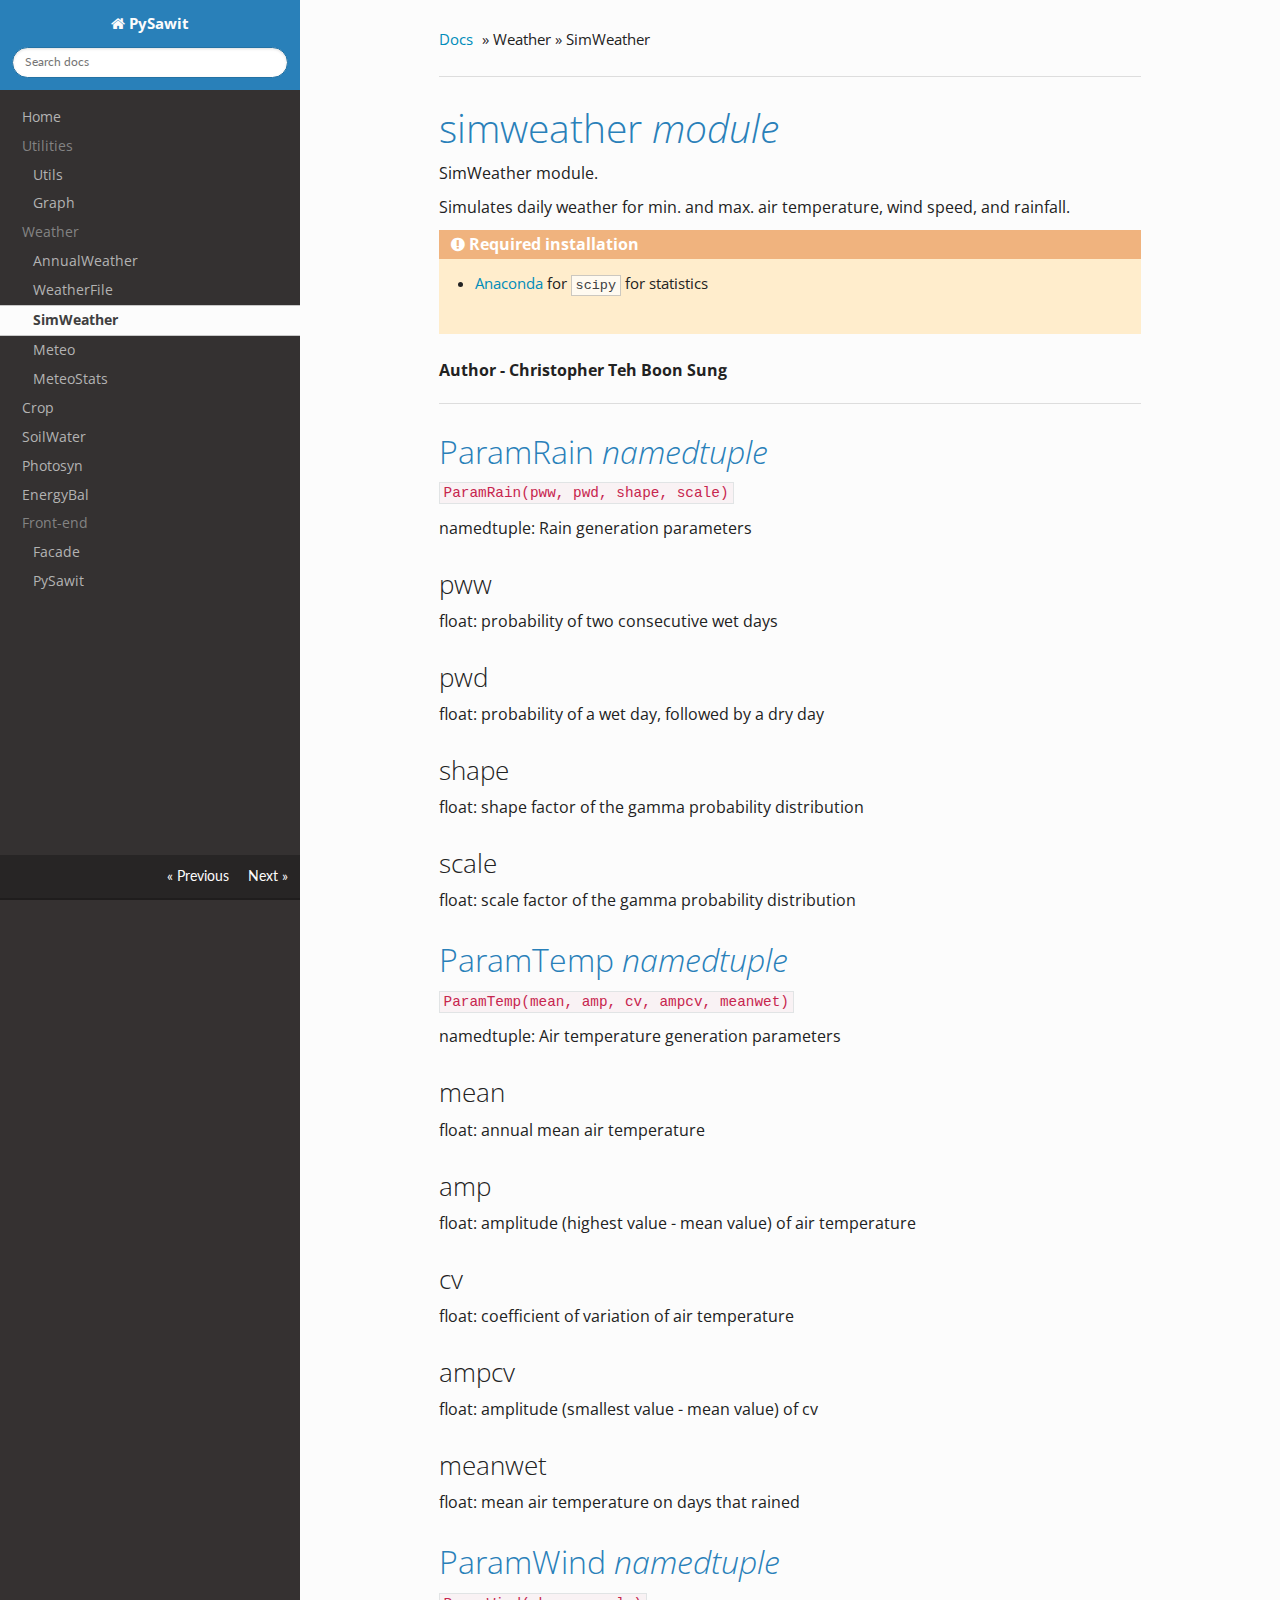
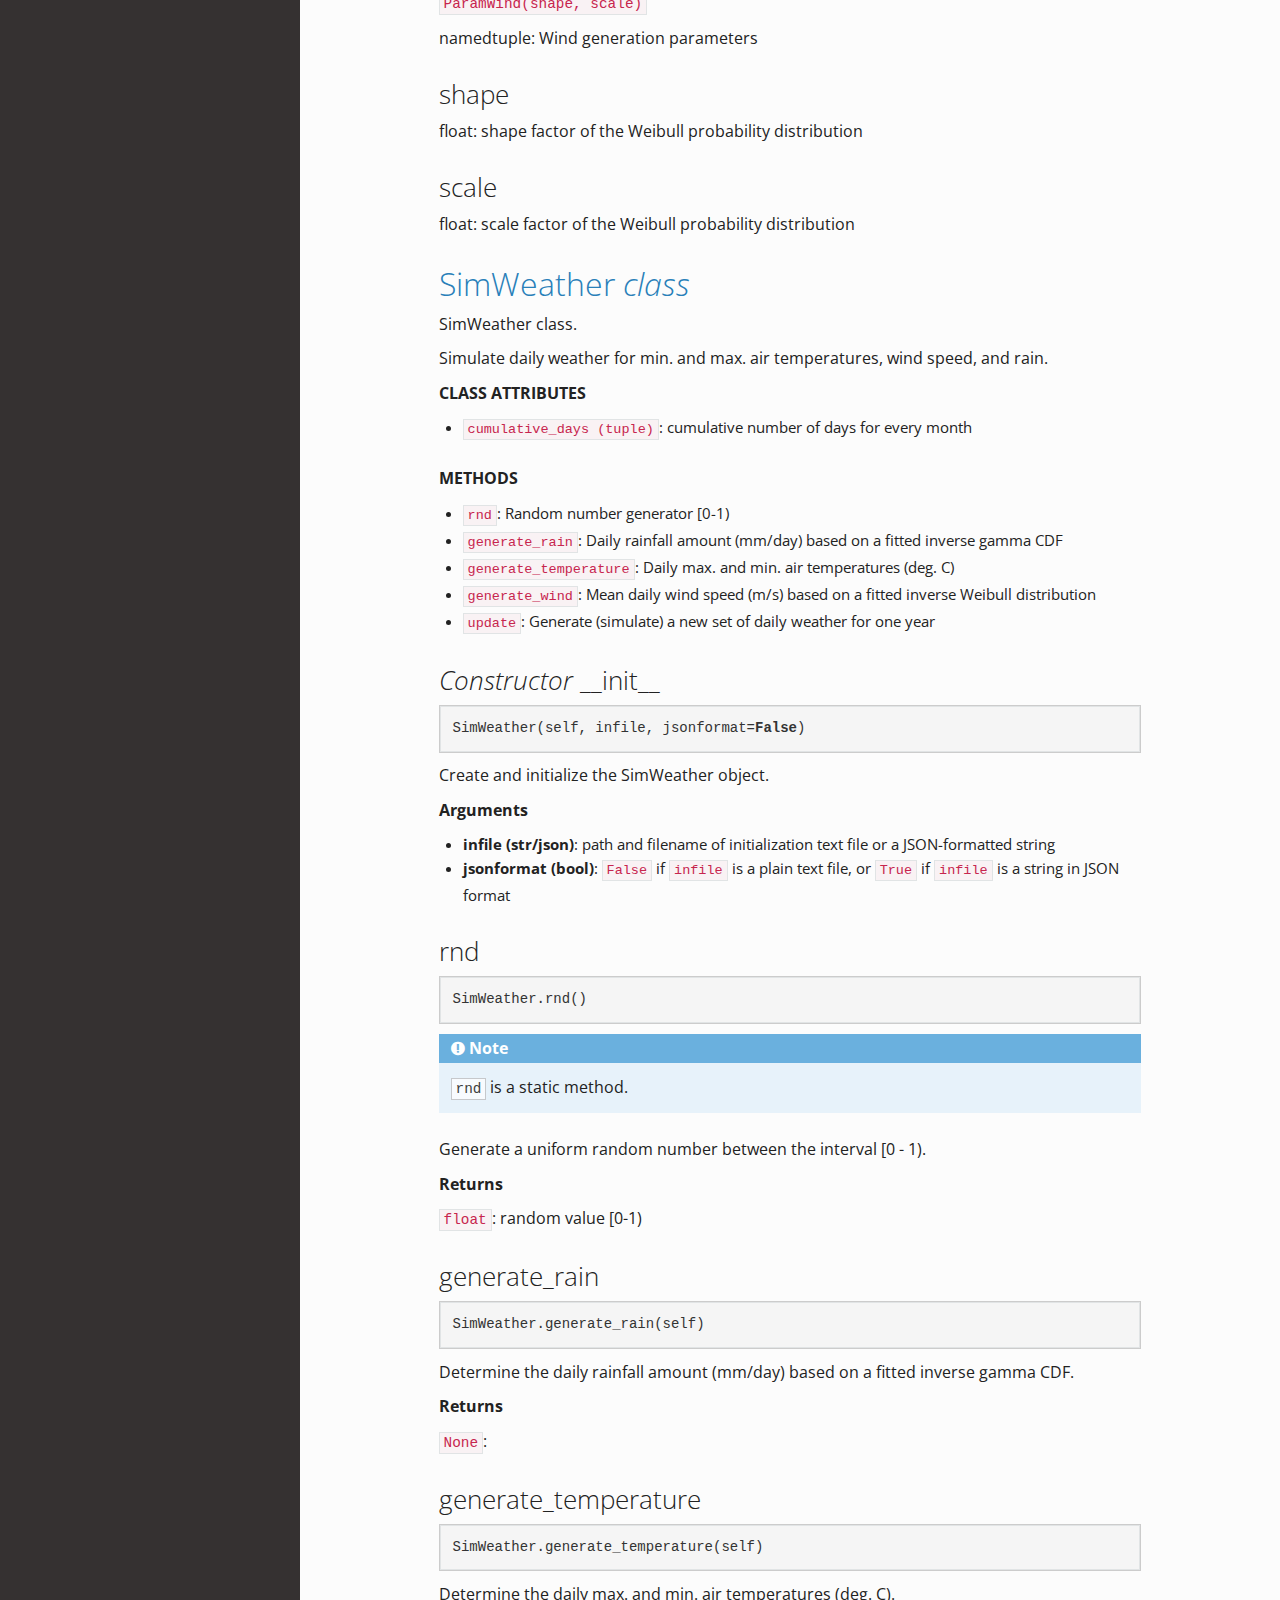
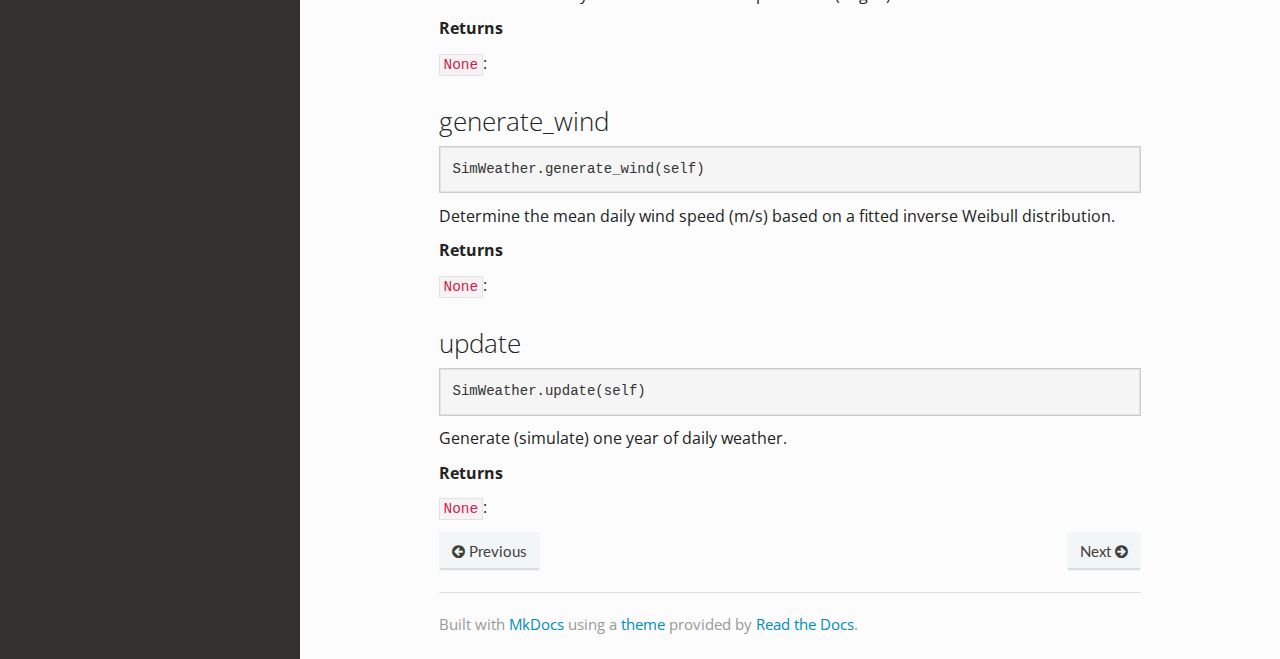
<file: docs/simweather/index.html>
<!DOCTYPE html>
<!--[if IE 8]><html class="no-js lt-ie9" lang="en" > <![endif]-->
<!--[if gt IE 8]><!--> <html class="no-js" lang="en" > <!--<![endif]-->
<head>
  <meta charset="utf-8">
  <meta http-equiv="X-UA-Compatible" content="IE=edge">
  <meta name="viewport" content="width=device-width, initial-scale=1.0">
  
  
  <link rel="shortcut icon" href="../img/favicon.ico">
  <title>SimWeather - PySawit</title>
  <link href='https://fonts.googleapis.com/css?family=Lato:400,700|Roboto+Slab:400,700|Inconsolata:400,700' rel='stylesheet' type='text/css'>

  <link rel="stylesheet" href="../css/theme.css" type="text/css" />
  <link rel="stylesheet" href="../css/theme_extra.css" type="text/css" />
  <link rel="stylesheet" href="../css/highlight.css">
  <link href="../extra.css" rel="stylesheet">
  
  <script>
    // Current page data
    var mkdocs_page_name = "SimWeather";
    var mkdocs_page_input_path = "simweather.md";
    var mkdocs_page_url = "/simweather/index.html";
  </script>
  
  <script src="../js/jquery-2.1.1.min.js"></script>
  <script src="../js/modernizr-2.8.3.min.js"></script>
  <script type="text/javascript" src="../js/highlight.pack.js"></script> 
  
</head>

<body class="wy-body-for-nav" role="document">

  <div class="wy-grid-for-nav">

    
    <nav data-toggle="wy-nav-shift" class="wy-nav-side stickynav">
      <div class="wy-side-nav-search">
        <a href="../index.html" class="icon icon-home"> PySawit</a>
        <div role="search">
  <form id ="rtd-search-form" class="wy-form" action="../search.html" method="get">
    <input type="text" name="q" placeholder="Search docs" />
  </form>
</div>
      </div>

      <div class="wy-menu wy-menu-vertical" data-spy="affix" role="navigation" aria-label="main navigation">
	<ul class="current">
	  
          
            <li class="toctree-l1">
		
    <a class="" href="../index.html">Home</a>
	    </li>
          
            <li class="toctree-l1">
		
    <span class="caption-text">Utilities</span>
    <ul class="subnav">
                <li class="">
                    
    <a class="" href="../utils/index.html">Utils</a>
                </li>
                <li class="">
                    
    <a class="" href="../graph/index.html">Graph</a>
                </li>
    </ul>
	    </li>
          
            <li class="toctree-l1">
		
    <span class="caption-text">Weather</span>
    <ul class="subnav">
                <li class="">
                    
    <a class="" href="../annualweather/index.html">AnnualWeather</a>
                </li>
                <li class="">
                    
    <a class="" href="../weatherfile/index.html">WeatherFile</a>
                </li>
                <li class=" current">
                    
    <a class="current" href="index.html">SimWeather</a>
    <ul class="subnav">
            
    </ul>
                </li>
                <li class="">
                    
    <a class="" href="../meteo/index.html">Meteo</a>
                </li>
                <li class="">
                    
    <a class="" href="../meteostats/index.html">MeteoStats</a>
                </li>
    </ul>
	    </li>
          
            <li class="toctree-l1">
		
    <a class="" href="../crop/index.html">Crop</a>
	    </li>
          
            <li class="toctree-l1">
		
    <a class="" href="../soilwater/index.html">SoilWater</a>
	    </li>
          
            <li class="toctree-l1">
		
    <a class="" href="../photosyn/index.html">Photosyn</a>
	    </li>
          
            <li class="toctree-l1">
		
    <a class="" href="../energybal/index.html">EnergyBal</a>
	    </li>
          
            <li class="toctree-l1">
		
    <span class="caption-text">Front-end</span>
    <ul class="subnav">
                <li class="">
                    
    <a class="" href="../facade/index.html">Facade</a>
                </li>
                <li class="">
                    
    <a class="" href="../pysawit/index.html">PySawit</a>
                </li>
    </ul>
	    </li>
          
        </ul>
      </div>
      &nbsp;
    </nav>

    <section data-toggle="wy-nav-shift" class="wy-nav-content-wrap">

      
      <nav class="wy-nav-top" role="navigation" aria-label="top navigation">
        <i data-toggle="wy-nav-top" class="fa fa-bars"></i>
        <a href="../index.html">PySawit</a>
      </nav>

      
      <div class="wy-nav-content">
        <div class="rst-content">
          <div role="navigation" aria-label="breadcrumbs navigation">
  <ul class="wy-breadcrumbs">
    <li><a href="../index.html">Docs</a> &raquo;</li>
    
      
        
          <li>Weather &raquo;</li>
        
      
    
    <li>SimWeather</li>
    <li class="wy-breadcrumbs-aside">
      
    </li>
  </ul>
  <hr/>
</div>
          <div role="main">
            <div class="section">
              
                <h1 id="simweather">simweather <em>module</em></h1>

<p>SimWeather module.</p>
<p>Simulates daily weather for min. and max. air temperature, wind speed, and rainfall.</p>
<div class="admonition warning">
<p class="admonition-title">Required installation</p>
<ul>
<li><a href="https://www.continuum.io/downloads">Anaconda</a> for <code>scipy</code> for statistics</li>
</ul>
</div>
<p><strong>Author - Christopher Teh Boon Sung</strong></p>
<hr />
<h2 id="simweather.ParamRain">ParamRain <em>namedtuple</em></h2>

<p><code>ParamRain(pww, pwd, shape, scale)</code></p>
<p>namedtuple: Rain generation parameters
<h3 id="simweather.ParamRain.pww">pww</h3></p>
<p>float: probability of two consecutive wet days
<h3 id="simweather.ParamRain.pwd">pwd</h3></p>
<p>float: probability of a wet day, followed by a dry day
<h3 id="simweather.ParamRain.shape">shape</h3></p>
<p>float: shape factor of the gamma probability distribution
<h3 id="simweather.ParamRain.scale">scale</h3></p>
<p>float: scale factor of the gamma probability distribution
<h2 id="simweather.ParamTemp">ParamTemp <em>namedtuple</em></h2></p>
<p><code>ParamTemp(mean, amp, cv, ampcv, meanwet)</code></p>
<p>namedtuple: Air temperature generation parameters
<h3 id="simweather.ParamTemp.mean">mean</h3></p>
<p>float: annual mean air temperature
<h3 id="simweather.ParamTemp.amp">amp</h3></p>
<p>float: amplitude (highest value - mean value) of air temperature
<h3 id="simweather.ParamTemp.cv">cv</h3></p>
<p>float: coefficient of variation of air temperature
<h3 id="simweather.ParamTemp.ampcv">ampcv</h3></p>
<p>float: amplitude (smallest value - mean value) of cv
<h3 id="simweather.ParamTemp.meanwet">meanwet</h3></p>
<p>float: mean air temperature on days that rained
<h2 id="simweather.ParamWind">ParamWind <em>namedtuple</em></h2></p>
<p><code>ParamWind(shape, scale)</code></p>
<p>namedtuple: Wind generation parameters
<h3 id="simweather.ParamWind.shape">shape</h3></p>
<p>float: shape factor of the Weibull probability distribution
<h3 id="simweather.ParamWind.scale">scale</h3></p>
<p>float: scale factor of the Weibull probability distribution
<h2 id="simweather.SimWeather">SimWeather <em>class</em></h2></p>
<p>SimWeather class.</p>
<p>Simulate daily weather for min. and max. air temperatures, wind speed, and rain.</p>
<p><strong>CLASS ATTRIBUTES</strong></p>
<ul>
<li><code>cumulative_days (tuple)</code>: cumulative number of days for every month</li>
</ul>
<p><strong>METHODS</strong></p>
<ul>
<li><code>rnd</code>: Random number generator [0-1)</li>
<li><code>generate_rain</code>: Daily rainfall amount (mm/day) based on a fitted inverse gamma CDF</li>
<li><code>generate_temperature</code>: Daily max. and min. air temperatures (deg. C)</li>
<li><code>generate_wind</code>: Mean daily wind speed (m/s) based on a fitted inverse Weibull distribution</li>
<li><code>update</code>: Generate (simulate) a new set of daily weather for one year</li>
</ul>
<h3 id="simweather.SimWeather.__init__"><em>Constructor</em> __init__</h3>

<pre><code class="python">SimWeather(self, infile, jsonformat=False)
</code></pre>

<p>Create and initialize the SimWeather object.</p>
<p><strong>Arguments</strong></p>
<ul>
<li><strong>infile (str/json)</strong>: path and filename of initialization text file
                       or a JSON-formatted string</li>
<li><strong>jsonformat (bool)</strong>: <code>False</code> if <code>infile</code> is a plain text file, or
                       <code>True</code> if <code>infile</code> is a string in JSON format</li>
</ul>
<h3 id="simweather.SimWeather.rnd">rnd</h3>

<pre><code class="python">SimWeather.rnd()
</code></pre>

<div class="admonition note">
<p class="admonition-title">Note</p>
<p><code>rnd</code> is a static method.</p>
</div>
<p>Generate a uniform random number between the interval [0 - 1).</p>
<p><strong>Returns</strong></p>
<p><code>float</code>: random value [0-1)</p>
<h3 id="simweather.SimWeather.generate_rain">generate_rain</h3>

<pre><code class="python">SimWeather.generate_rain(self)
</code></pre>

<p>Determine the daily rainfall amount (mm/day) based on a fitted inverse gamma CDF.</p>
<p><strong>Returns</strong></p>
<p><code>None</code>:</p>
<h3 id="simweather.SimWeather.generate_temperature">generate_temperature</h3>

<pre><code class="python">SimWeather.generate_temperature(self)
</code></pre>

<p>Determine the daily max. and min. air temperatures (deg. C).</p>
<p><strong>Returns</strong></p>
<p><code>None</code>:</p>
<h3 id="simweather.SimWeather.generate_wind">generate_wind</h3>

<pre><code class="python">SimWeather.generate_wind(self)
</code></pre>

<p>Determine the mean daily wind speed (m/s) based on a fitted inverse Weibull distribution.</p>
<p><strong>Returns</strong></p>
<p><code>None</code>:</p>
<h3 id="simweather.SimWeather.update">update</h3>

<pre><code class="python">SimWeather.update(self)
</code></pre>

<p>Generate (simulate) one year of daily weather.</p>
<p><strong>Returns</strong></p>
<p><code>None</code>:</p>
              
            </div>
          </div>
          <footer>
  
    <div class="rst-footer-buttons" role="navigation" aria-label="footer navigation">
      
        <a href="../meteo/index.html" class="btn btn-neutral float-right" title="Meteo">Next <span class="icon icon-circle-arrow-right"></span></a>
      
      
        <a href="../weatherfile/index.html" class="btn btn-neutral" title="WeatherFile"><span class="icon icon-circle-arrow-left"></span> Previous</a>
      
    </div>
  

  <hr/>

  <div role="contentinfo">
    <!-- Copyright etc -->
    
  </div>

  Built with <a href="http://www.mkdocs.org">MkDocs</a> using a <a href="https://github.com/snide/sphinx_rtd_theme">theme</a> provided by <a href="https://readthedocs.org">Read the Docs</a>.
</footer>
	  
        </div>
      </div>

    </section>
    
  </div>

  <div class="rst-versions" role="note" style="cursor: pointer">
    <span class="rst-current-version" data-toggle="rst-current-version">
      
      
        <span><a href="../weatherfile/index.html" style="color: #fcfcfc;">&laquo; Previous</a></span>
      
      
        <span style="margin-left: 15px"><a href="../meteo/index.html" style="color: #fcfcfc">Next &raquo;</a></span>
      
    </span>
</div>
    <script src="../js/theme.js"></script>

</body>
</html>
</file>
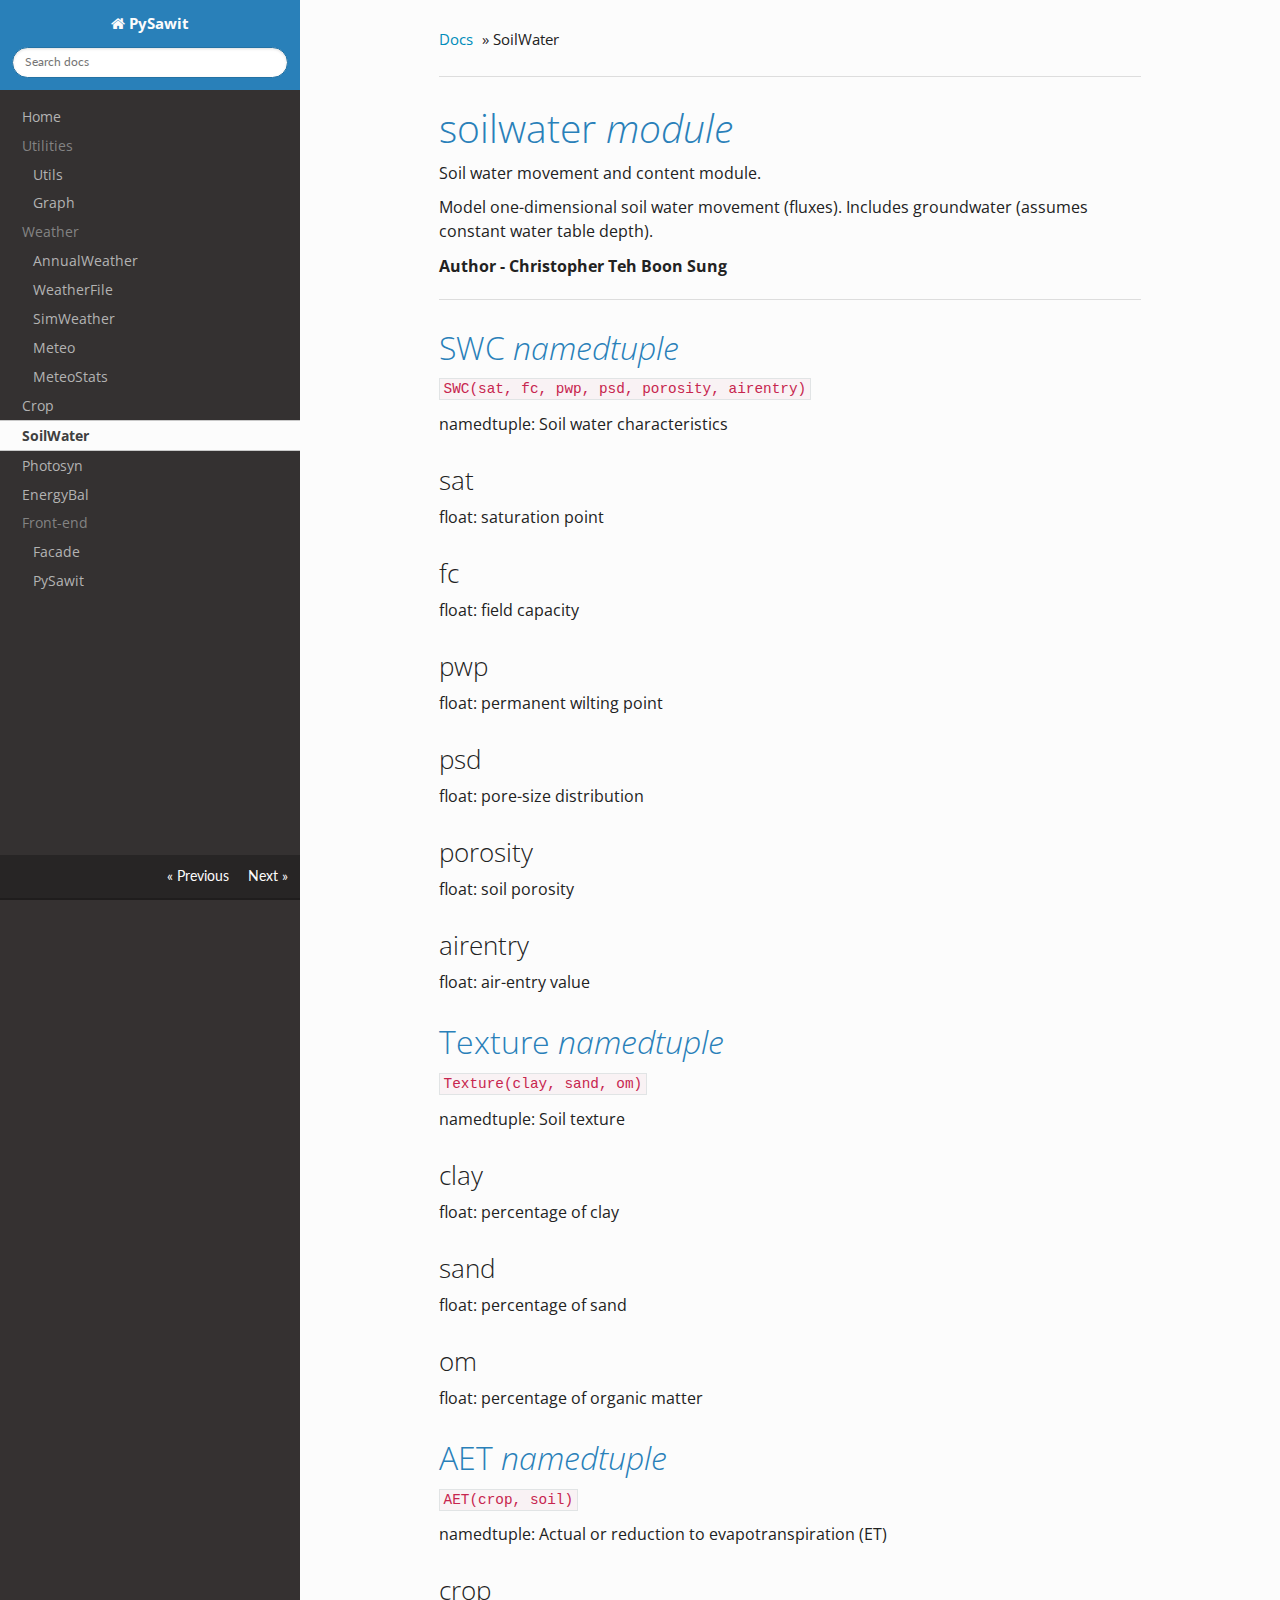
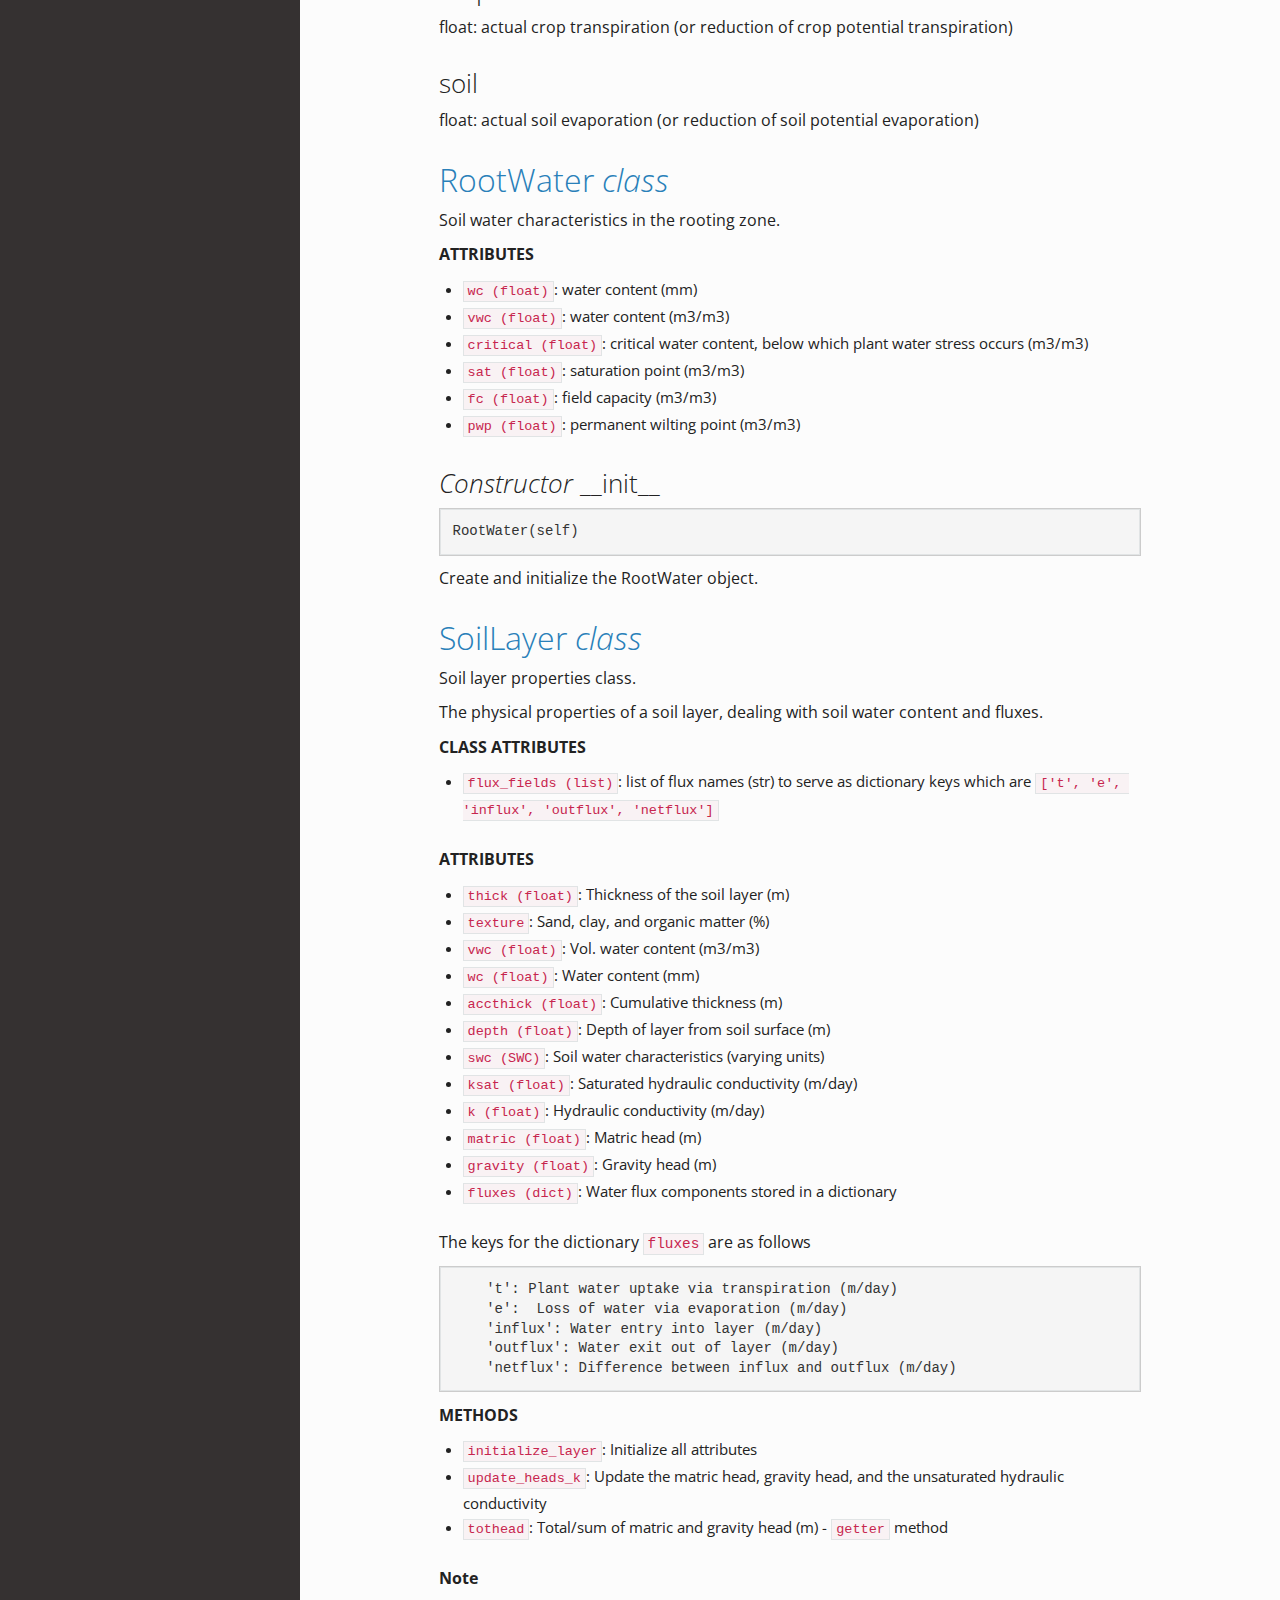
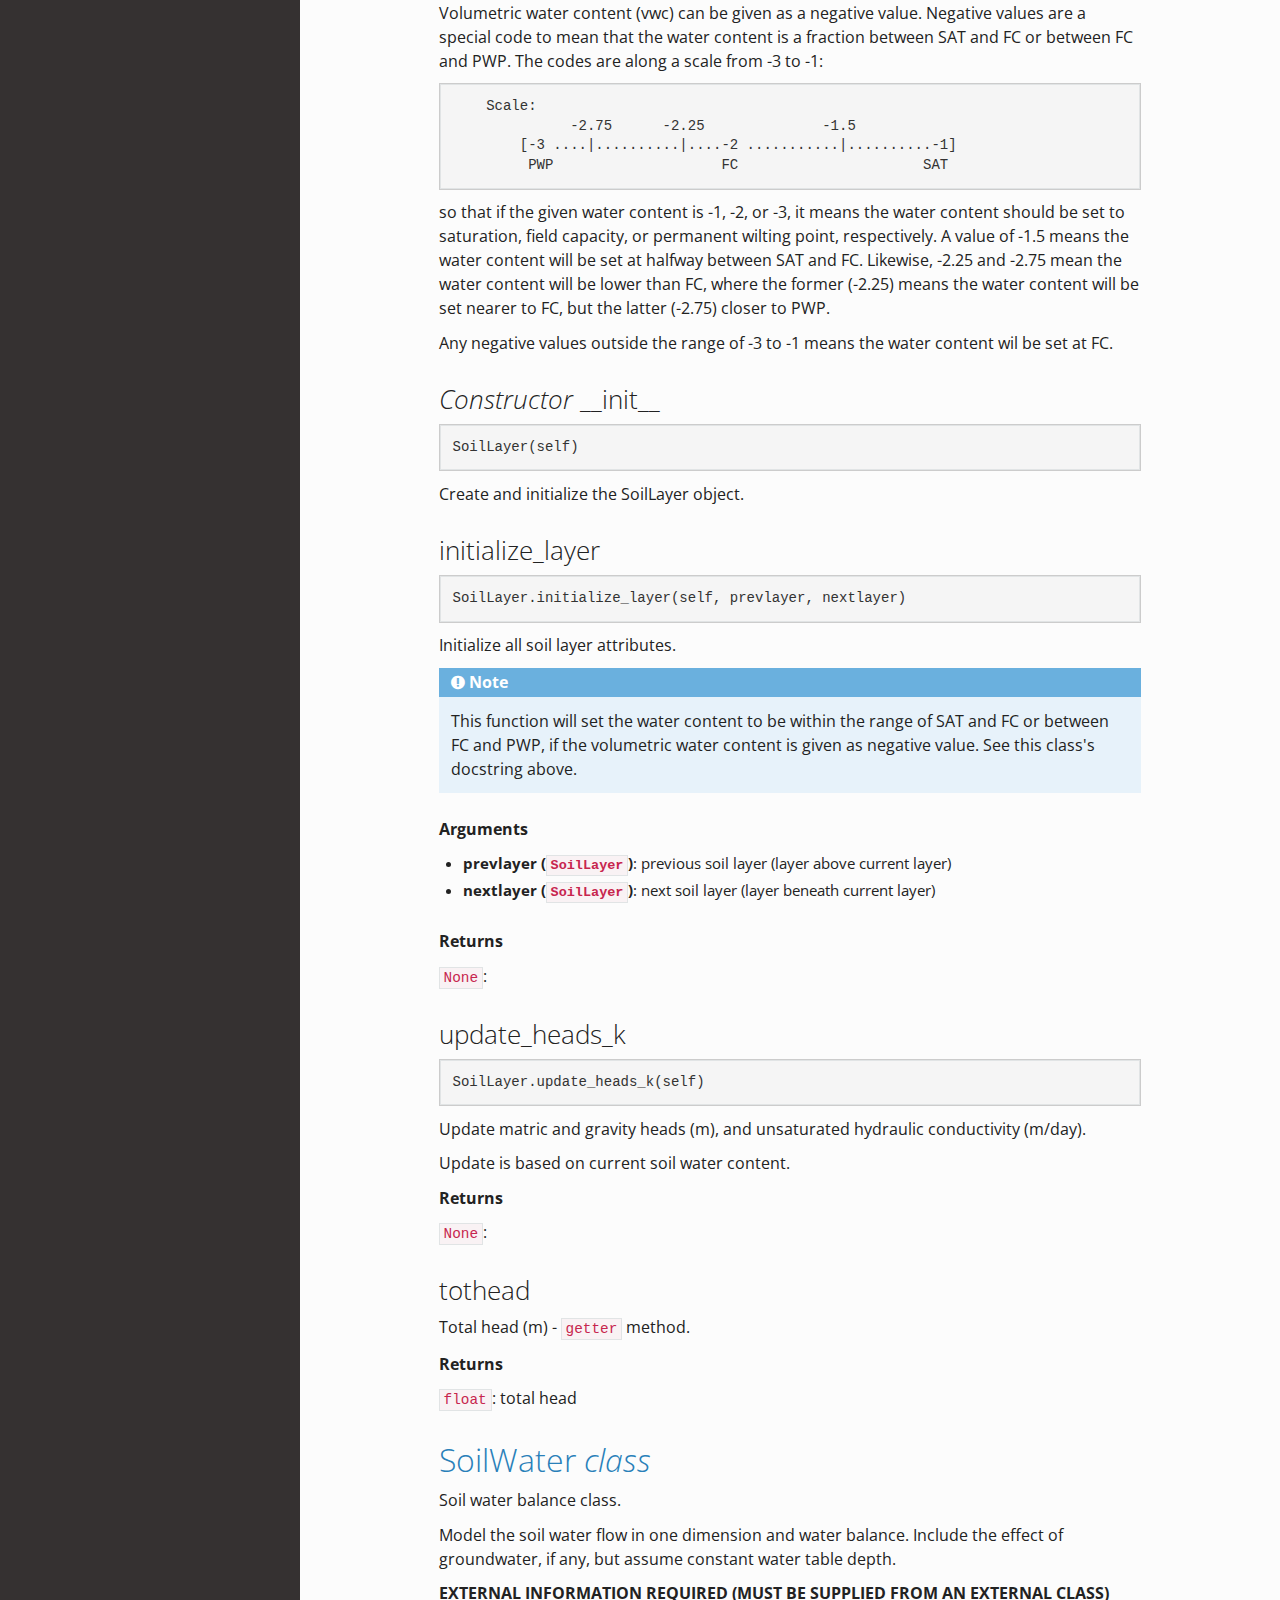
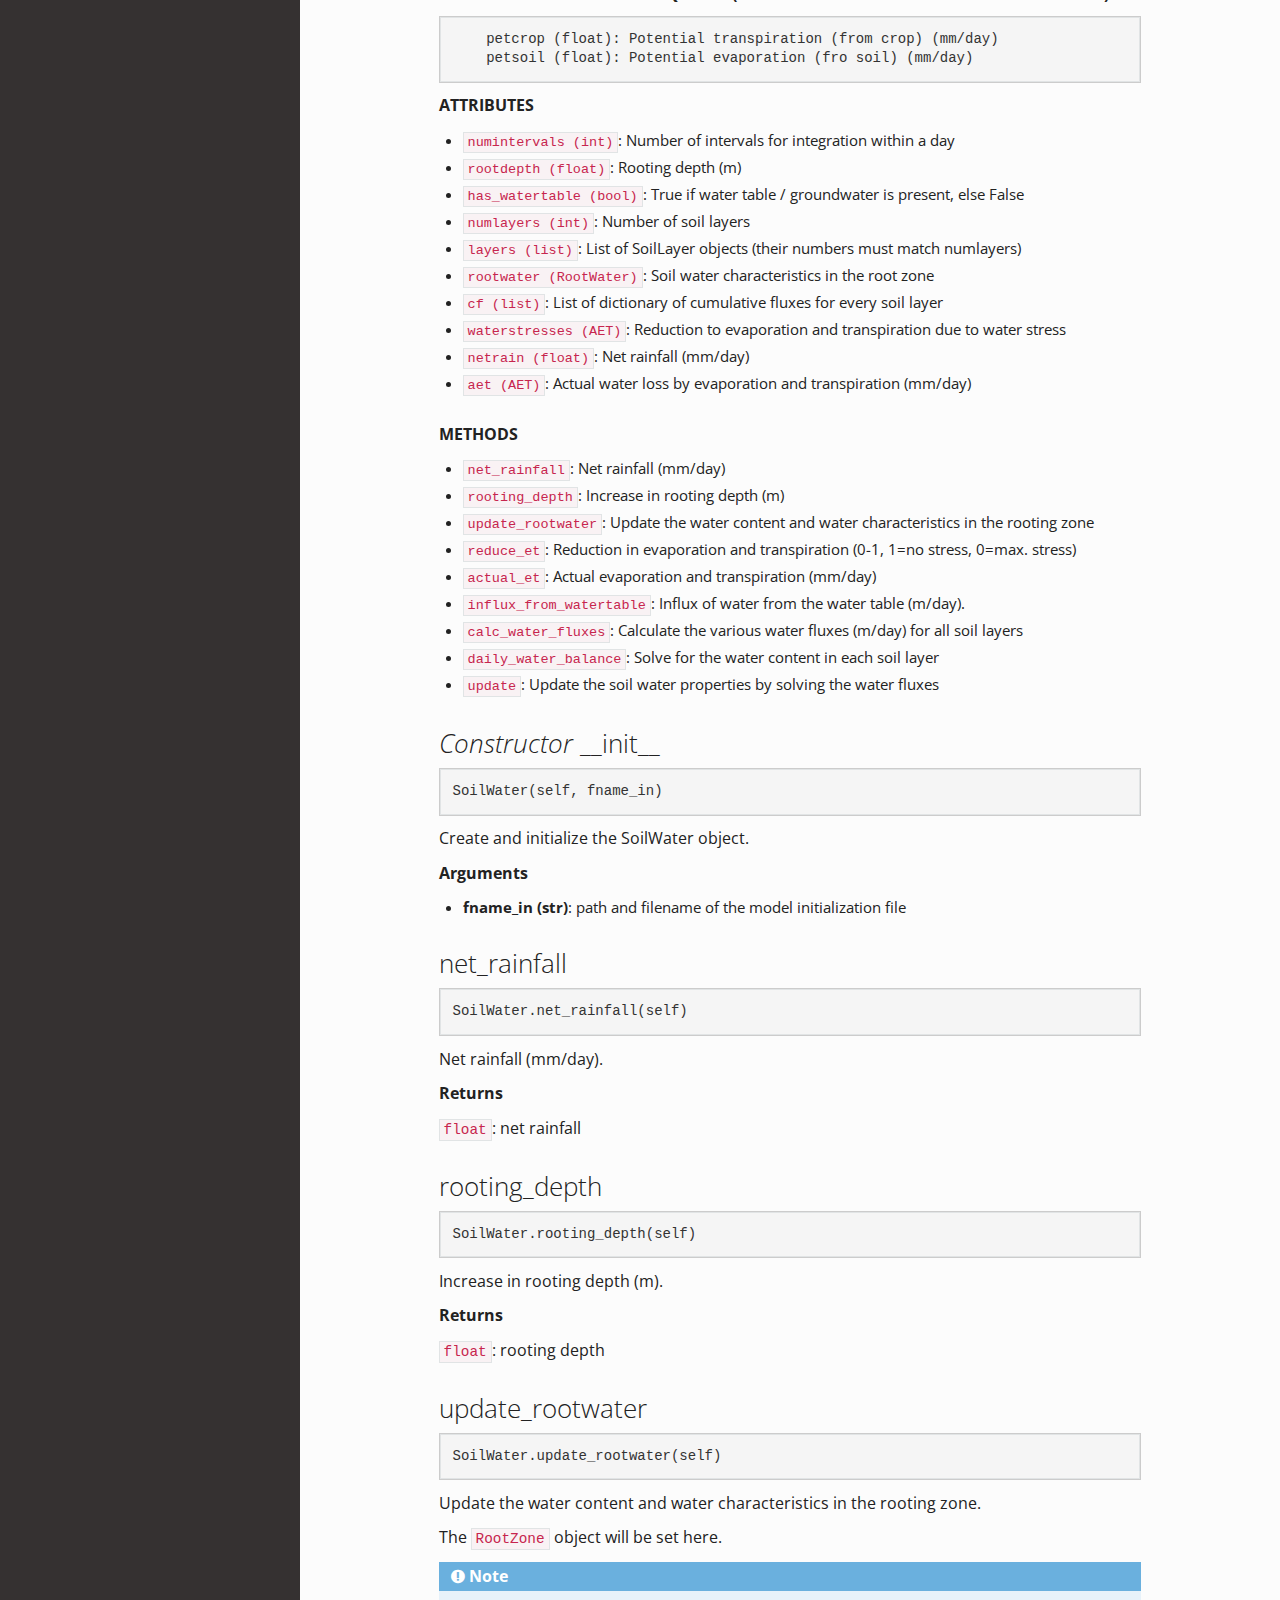
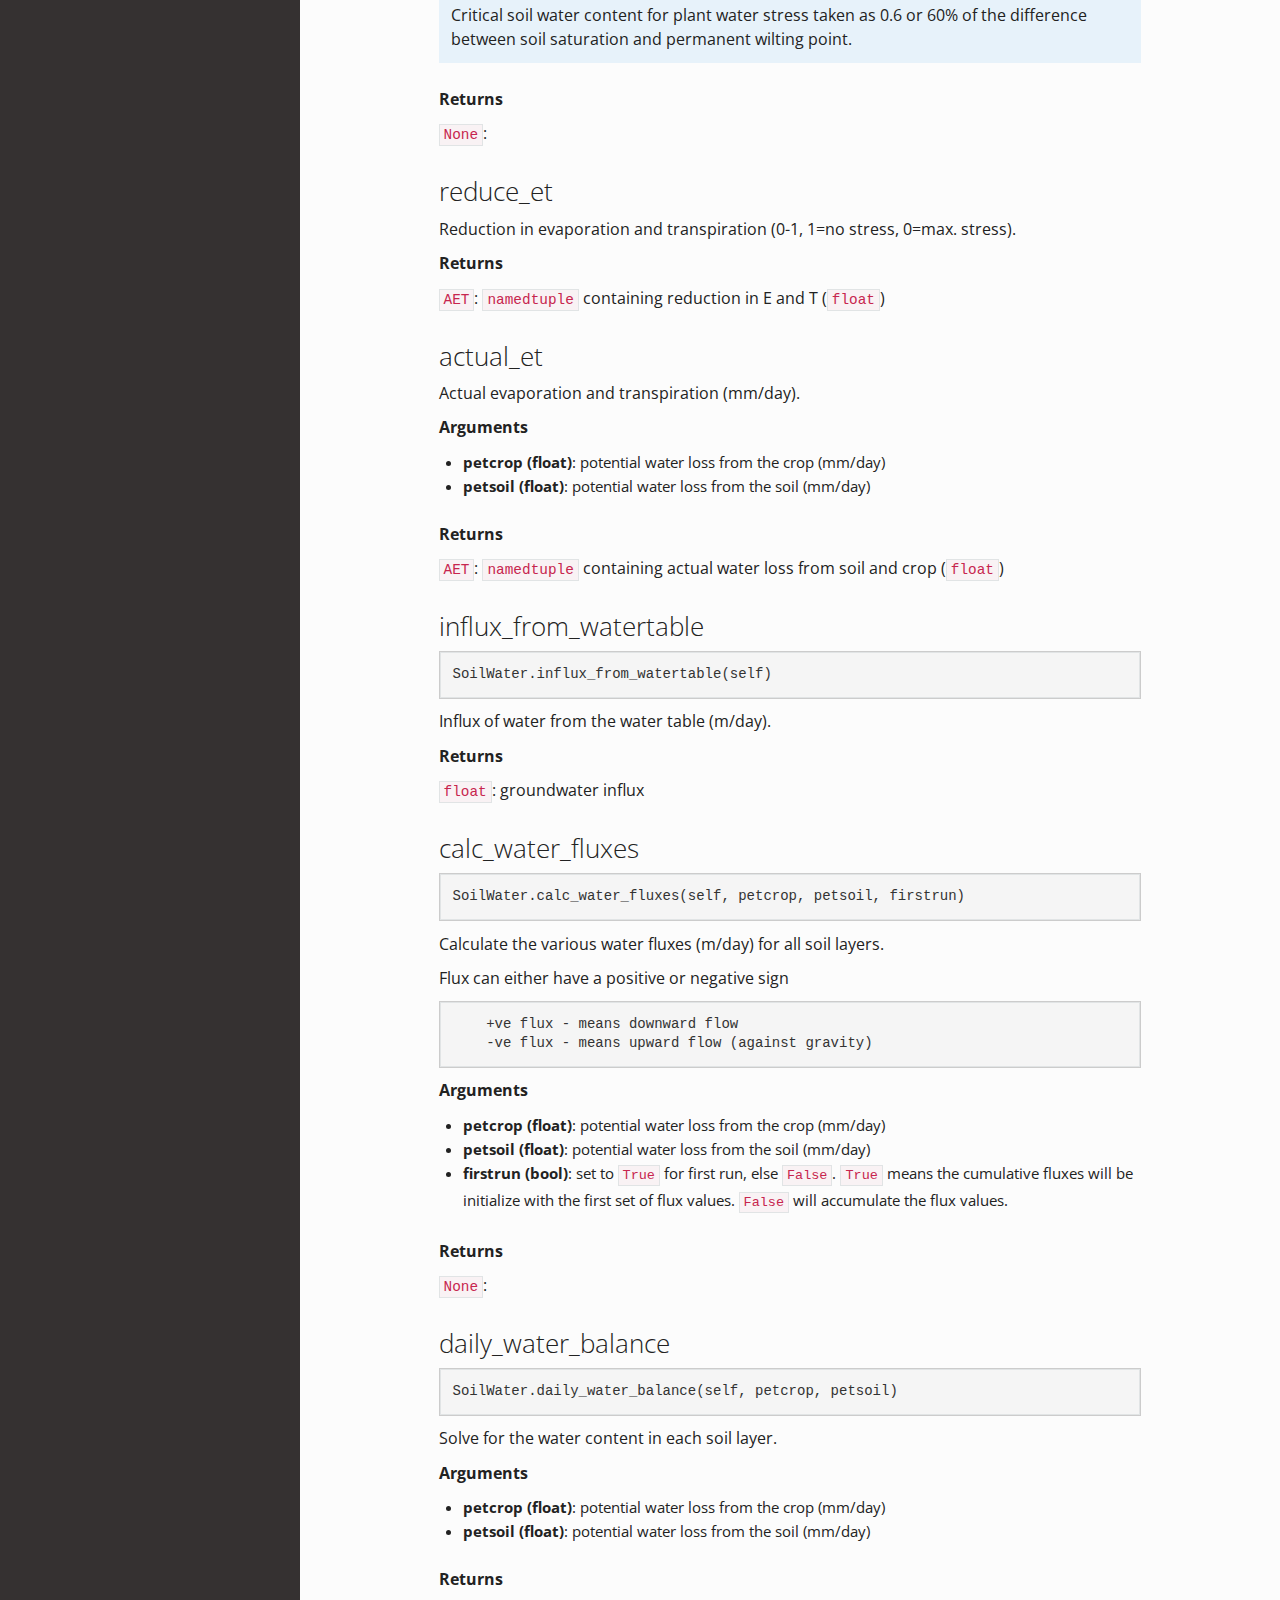
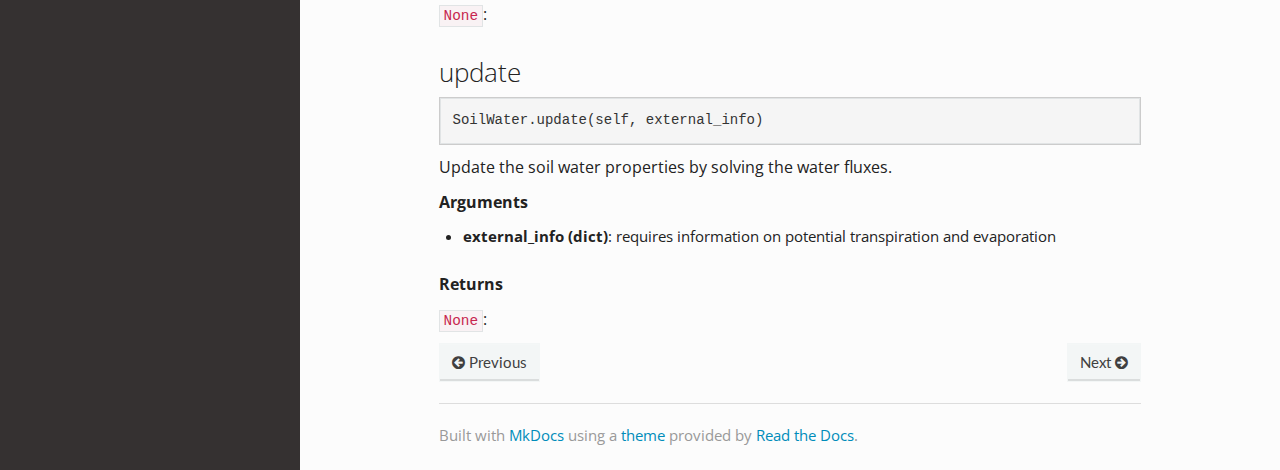
<file: docs/soilwater/index.html>
<!DOCTYPE html>
<!--[if IE 8]><html class="no-js lt-ie9" lang="en" > <![endif]-->
<!--[if gt IE 8]><!--> <html class="no-js" lang="en" > <!--<![endif]-->
<head>
  <meta charset="utf-8">
  <meta http-equiv="X-UA-Compatible" content="IE=edge">
  <meta name="viewport" content="width=device-width, initial-scale=1.0">
  
  
  <link rel="shortcut icon" href="../img/favicon.ico">
  <title>SoilWater - PySawit</title>
  <link href='https://fonts.googleapis.com/css?family=Lato:400,700|Roboto+Slab:400,700|Inconsolata:400,700' rel='stylesheet' type='text/css'>

  <link rel="stylesheet" href="../css/theme.css" type="text/css" />
  <link rel="stylesheet" href="../css/theme_extra.css" type="text/css" />
  <link rel="stylesheet" href="../css/highlight.css">
  <link href="../extra.css" rel="stylesheet">
  
  <script>
    // Current page data
    var mkdocs_page_name = "SoilWater";
    var mkdocs_page_input_path = "soilwater.md";
    var mkdocs_page_url = "/soilwater/index.html";
  </script>
  
  <script src="../js/jquery-2.1.1.min.js"></script>
  <script src="../js/modernizr-2.8.3.min.js"></script>
  <script type="text/javascript" src="../js/highlight.pack.js"></script> 
  
</head>

<body class="wy-body-for-nav" role="document">

  <div class="wy-grid-for-nav">

    
    <nav data-toggle="wy-nav-shift" class="wy-nav-side stickynav">
      <div class="wy-side-nav-search">
        <a href="../index.html" class="icon icon-home"> PySawit</a>
        <div role="search">
  <form id ="rtd-search-form" class="wy-form" action="../search.html" method="get">
    <input type="text" name="q" placeholder="Search docs" />
  </form>
</div>
      </div>

      <div class="wy-menu wy-menu-vertical" data-spy="affix" role="navigation" aria-label="main navigation">
	<ul class="current">
	  
          
            <li class="toctree-l1">
		
    <a class="" href="../index.html">Home</a>
	    </li>
          
            <li class="toctree-l1">
		
    <span class="caption-text">Utilities</span>
    <ul class="subnav">
                <li class="">
                    
    <a class="" href="../utils/index.html">Utils</a>
                </li>
                <li class="">
                    
    <a class="" href="../graph/index.html">Graph</a>
                </li>
    </ul>
	    </li>
          
            <li class="toctree-l1">
		
    <span class="caption-text">Weather</span>
    <ul class="subnav">
                <li class="">
                    
    <a class="" href="../annualweather/index.html">AnnualWeather</a>
                </li>
                <li class="">
                    
    <a class="" href="../weatherfile/index.html">WeatherFile</a>
                </li>
                <li class="">
                    
    <a class="" href="../simweather/index.html">SimWeather</a>
                </li>
                <li class="">
                    
    <a class="" href="../meteo/index.html">Meteo</a>
                </li>
                <li class="">
                    
    <a class="" href="../meteostats/index.html">MeteoStats</a>
                </li>
    </ul>
	    </li>
          
            <li class="toctree-l1">
		
    <a class="" href="../crop/index.html">Crop</a>
	    </li>
          
            <li class="toctree-l1 current">
		
    <a class="current" href="index.html">SoilWater</a>
    <ul class="subnav">
            
    </ul>
	    </li>
          
            <li class="toctree-l1">
		
    <a class="" href="../photosyn/index.html">Photosyn</a>
	    </li>
          
            <li class="toctree-l1">
		
    <a class="" href="../energybal/index.html">EnergyBal</a>
	    </li>
          
            <li class="toctree-l1">
		
    <span class="caption-text">Front-end</span>
    <ul class="subnav">
                <li class="">
                    
    <a class="" href="../facade/index.html">Facade</a>
                </li>
                <li class="">
                    
    <a class="" href="../pysawit/index.html">PySawit</a>
                </li>
    </ul>
	    </li>
          
        </ul>
      </div>
      &nbsp;
    </nav>

    <section data-toggle="wy-nav-shift" class="wy-nav-content-wrap">

      
      <nav class="wy-nav-top" role="navigation" aria-label="top navigation">
        <i data-toggle="wy-nav-top" class="fa fa-bars"></i>
        <a href="../index.html">PySawit</a>
      </nav>

      
      <div class="wy-nav-content">
        <div class="rst-content">
          <div role="navigation" aria-label="breadcrumbs navigation">
  <ul class="wy-breadcrumbs">
    <li><a href="../index.html">Docs</a> &raquo;</li>
    
      
    
    <li>SoilWater</li>
    <li class="wy-breadcrumbs-aside">
      
    </li>
  </ul>
  <hr/>
</div>
          <div role="main">
            <div class="section">
              
                <h1 id="soilwater">soilwater <em>module</em></h1>

<p>Soil water movement and content module.</p>
<p>Model one-dimensional soil water movement (fluxes).
Includes groundwater (assumes constant water table depth).</p>
<p><strong>Author - Christopher Teh Boon Sung</strong></p>
<hr />
<h2 id="soilwater.SWC">SWC <em>namedtuple</em></h2>

<p><code>SWC(sat, fc, pwp, psd, porosity, airentry)</code></p>
<p>namedtuple: Soil water characteristics
<h3 id="soilwater.SWC.sat">sat</h3></p>
<p>float: saturation point
<h3 id="soilwater.SWC.fc">fc</h3></p>
<p>float: field capacity
<h3 id="soilwater.SWC.pwp">pwp</h3></p>
<p>float: permanent wilting point
<h3 id="soilwater.SWC.psd">psd</h3></p>
<p>float: pore-size distribution
<h3 id="soilwater.SWC.porosity">porosity</h3></p>
<p>float: soil porosity
<h3 id="soilwater.SWC.airentry">airentry</h3></p>
<p>float: air-entry value
<h2 id="soilwater.Texture">Texture <em>namedtuple</em></h2></p>
<p><code>Texture(clay, sand, om)</code></p>
<p>namedtuple: Soil texture
<h3 id="soilwater.Texture.clay">clay</h3></p>
<p>float: percentage of clay
<h3 id="soilwater.Texture.sand">sand</h3></p>
<p>float: percentage of sand
<h3 id="soilwater.Texture.om">om</h3></p>
<p>float: percentage of organic matter
<h2 id="soilwater.AET">AET <em>namedtuple</em></h2></p>
<p><code>AET(crop, soil)</code></p>
<p>namedtuple: Actual or reduction to evapotranspiration (ET)
<h3 id="soilwater.AET.crop">crop</h3></p>
<p>float: actual crop transpiration (or reduction of crop potential transpiration)
<h3 id="soilwater.AET.soil">soil</h3></p>
<p>float: actual soil evaporation (or reduction of soil potential evaporation)
<h2 id="soilwater.RootWater">RootWater <em>class</em></h2></p>
<p>Soil water characteristics in the rooting zone.</p>
<p><strong>ATTRIBUTES</strong></p>
<ul>
<li><code>wc (float)</code>: water content (mm)</li>
<li><code>vwc (float)</code>: water content (m3/m3)</li>
<li><code>critical (float)</code>: critical water content, below which plant water stress occurs (m3/m3)</li>
<li><code>sat (float)</code>: saturation point (m3/m3)</li>
<li><code>fc (float)</code>: field capacity (m3/m3)</li>
<li><code>pwp (float)</code>: permanent wilting point (m3/m3)</li>
</ul>
<h3 id="soilwater.RootWater.__init__"><em>Constructor</em> __init__</h3>

<pre><code class="python">RootWater(self)
</code></pre>

<p>Create and initialize the RootWater object.</p>
<h2 id="soilwater.SoilLayer">SoilLayer <em>class</em></h2>

<p>Soil layer properties class.</p>
<p>The physical properties of a soil layer, dealing with soil water content and fluxes.</p>
<p><strong>CLASS ATTRIBUTES</strong></p>
<ul>
<li><code>flux_fields (list)</code>: list of flux names (str) to serve as dictionary keys which are
                        <code>['t', 'e', 'influx', 'outflux', 'netflux']</code></li>
</ul>
<p><strong>ATTRIBUTES</strong></p>
<ul>
<li><code>thick (float)</code>: Thickness of the soil layer (m)</li>
<li><code>texture</code>: Sand, clay, and organic matter (%)</li>
<li><code>vwc (float)</code>: Vol. water content (m3/m3)</li>
<li><code>wc (float)</code>: Water content (mm)</li>
<li><code>accthick (float)</code>: Cumulative thickness (m)</li>
<li><code>depth (float)</code>: Depth of layer from soil surface (m)</li>
<li><code>swc (SWC)</code>: Soil water characteristics (varying units)</li>
<li><code>ksat (float)</code>: Saturated hydraulic conductivity (m/day)</li>
<li><code>k (float)</code>: Hydraulic conductivity (m/day)</li>
<li><code>matric (float)</code>: Matric head (m)</li>
<li><code>gravity (float)</code>: Gravity head (m)</li>
<li><code>fluxes (dict)</code>: Water flux components stored in a dictionary</li>
</ul>
<p>The keys for the dictionary <code>fluxes</code> are as follows</p>
<pre><code class="text">    't': Plant water uptake via transpiration (m/day)
    'e':  Loss of water via evaporation (m/day)
    'influx': Water entry into layer (m/day)
    'outflux': Water exit out of layer (m/day)
    'netflux': Difference between influx and outflux (m/day)
</code></pre>

<p><strong>METHODS</strong></p>
<ul>
<li><code>initialize_layer</code>: Initialize all attributes</li>
<li><code>update_heads_k</code>: Update the matric head, gravity head, and
                    the unsaturated hydraulic conductivity</li>
<li><code>tothead</code>: Total/sum of matric and gravity head (m) - <code>getter</code> method</li>
</ul>
<p><strong>Note</strong></p>
<p>Volumetric water content (vwc) can be given as a negative value. Negative
values are a special code to mean that the water content is a fraction
between SAT and FC or between FC and PWP. The codes are along a scale
from -3 to -1:</p>
<pre><code class="text">    Scale:
              -2.75      -2.25              -1.5
        [-3 ....|..........|....-2 ...........|..........-1]
         PWP                    FC                      SAT
</code></pre>

<p>so that if the given water content is -1, -2, or -3, it means the
water content should be set to saturation, field capacity, or
permanent wilting point, respectively. A value of -1.5 means the
water content will be set at halfway between SAT and FC. Likewise,
-2.25 and -2.75 mean the water content will be lower than FC, where
the former (-2.25) means the water content will be set nearer to FC,
but the latter (-2.75) closer to PWP.</p>
<p>Any negative values outside the range of -3 to -1 means the water
content wil be set at FC.</p>
<h3 id="soilwater.SoilLayer.__init__"><em>Constructor</em> __init__</h3>

<pre><code class="python">SoilLayer(self)
</code></pre>

<p>Create and initialize the SoilLayer object.</p>
<h3 id="soilwater.SoilLayer.initialize_layer">initialize_layer</h3>

<pre><code class="python">SoilLayer.initialize_layer(self, prevlayer, nextlayer)
</code></pre>

<p>Initialize all soil layer attributes.</p>
<div class="admonition note">
<p class="admonition-title">Note</p>
<p>This function will set the water content to be within the range of
SAT and FC or between FC and PWP, if the volumetric water content
is given as negative value. See this class's docstring above.</p>
</div>
<p><strong>Arguments</strong></p>
<ul>
<li><strong>prevlayer (<code>SoilLayer</code>)</strong>: previous soil layer (layer above current layer)</li>
<li><strong>nextlayer (<code>SoilLayer</code>)</strong>: next soil layer (layer beneath current layer)</li>
</ul>
<p><strong>Returns</strong></p>
<p><code>None</code>:</p>
<h3 id="soilwater.SoilLayer.update_heads_k">update_heads_k</h3>

<pre><code class="python">SoilLayer.update_heads_k(self)
</code></pre>

<p>Update matric and gravity heads (m), and unsaturated hydraulic conductivity (m/day).</p>
<p>Update is based on current soil water content.</p>
<p><strong>Returns</strong></p>
<p><code>None</code>:</p>
<h3 id="soilwater.SoilLayer.tothead">tothead</h3>

<p>Total head (m) - <code>getter</code> method.</p>
<p><strong>Returns</strong></p>
<p><code>float</code>: total head</p>
<h2 id="soilwater.SoilWater">SoilWater <em>class</em></h2>

<p>Soil water balance class.</p>
<p>Model the soil water flow in one dimension and water balance. Include the effect
of groundwater, if any, but assume constant water table depth.</p>
<p><strong>EXTERNAL INFORMATION REQUIRED (MUST BE SUPPLIED FROM AN EXTERNAL CLASS)</strong></p>
<pre><code class="text">    petcrop (float): Potential transpiration (from crop) (mm/day)
    petsoil (float): Potential evaporation (fro soil) (mm/day)
</code></pre>

<p><strong>ATTRIBUTES</strong></p>
<ul>
<li><code>numintervals (int)</code>: Number of intervals for integration within a day</li>
<li><code>rootdepth (float)</code>: Rooting depth (m)</li>
<li><code>has_watertable (bool)</code>: True if water table / groundwater is present, else False</li>
<li><code>numlayers (int)</code>: Number of soil layers</li>
<li><code>layers (list)</code>: List of SoilLayer objects (their numbers must match numlayers)</li>
<li><code>rootwater (RootWater)</code>: Soil water characteristics in the root zone</li>
<li><code>cf (list)</code>: List of dictionary of cumulative fluxes for every soil layer</li>
<li><code>waterstresses (AET)</code>: Reduction to evaporation and transpiration due to water stress</li>
<li><code>netrain (float)</code>: Net rainfall (mm/day)</li>
<li><code>aet (AET)</code>: Actual water loss by evaporation and transpiration (mm/day)</li>
</ul>
<p><strong>METHODS</strong></p>
<ul>
<li><code>net_rainfall</code>: Net rainfall (mm/day)</li>
<li><code>rooting_depth</code>: Increase in rooting depth (m)</li>
<li><code>update_rootwater</code>: Update the water content and water characteristics in the rooting zone</li>
<li><code>reduce_et</code>: Reduction in evaporation and transpiration (0-1, 1=no stress, 0=max. stress)</li>
<li><code>actual_et</code>: Actual evaporation and transpiration (mm/day)</li>
<li><code>influx_from_watertable</code>: Influx of water from the water table (m/day).</li>
<li><code>calc_water_fluxes</code>: Calculate the various water fluxes (m/day) for all soil layers</li>
<li><code>daily_water_balance</code>: Solve for the water content in each soil layer</li>
<li><code>update</code>: Update the soil water properties by solving the water fluxes</li>
</ul>
<h3 id="soilwater.SoilWater.__init__"><em>Constructor</em> __init__</h3>

<pre><code class="python">SoilWater(self, fname_in)
</code></pre>

<p>Create and initialize the SoilWater object.</p>
<p><strong>Arguments</strong></p>
<ul>
<li><strong>fname_in (str)</strong>: path and filename of the model initialization file</li>
</ul>
<h3 id="soilwater.SoilWater.net_rainfall">net_rainfall</h3>

<pre><code class="python">SoilWater.net_rainfall(self)
</code></pre>

<p>Net rainfall (mm/day).</p>
<p><strong>Returns</strong></p>
<p><code>float</code>: net rainfall</p>
<h3 id="soilwater.SoilWater.rooting_depth">rooting_depth</h3>

<pre><code class="python">SoilWater.rooting_depth(self)
</code></pre>

<p>Increase in rooting depth (m).</p>
<p><strong>Returns</strong></p>
<p><code>float</code>: rooting depth</p>
<h3 id="soilwater.SoilWater.update_rootwater">update_rootwater</h3>

<pre><code class="python">SoilWater.update_rootwater(self)
</code></pre>

<p>Update the water content and water characteristics in the rooting zone.</p>
<p>The <code>RootZone</code> object will be set here.</p>
<div class="admonition note">
<p class="admonition-title">Note</p>
<p>Critical soil water content for plant water stress taken as 0.6 or 60%
of the difference between soil saturation and permanent wilting point.</p>
</div>
<p><strong>Returns</strong></p>
<p><code>None</code>:</p>
<h3 id="soilwater.SoilWater.reduce_et">reduce_et</h3>

<p>Reduction in evaporation and transpiration (0-1, 1=no stress, 0=max. stress).</p>
<p><strong>Returns</strong></p>
<p><code>AET</code>: <code>namedtuple</code> containing reduction in E and T (<code>float</code>)</p>
<h3 id="soilwater.SoilWater.actual_et">actual_et</h3>

<p>Actual evaporation and transpiration (mm/day).</p>
<p><strong>Arguments</strong></p>
<ul>
<li><strong>petcrop (float)</strong>: potential water loss from the crop (mm/day)</li>
<li><strong>petsoil (float)</strong>: potential water loss from the soil (mm/day)</li>
</ul>
<p><strong>Returns</strong></p>
<p><code>AET</code>: <code>namedtuple</code> containing actual water loss from soil and crop (<code>float</code>)</p>
<h3 id="soilwater.SoilWater.influx_from_watertable">influx_from_watertable</h3>

<pre><code class="python">SoilWater.influx_from_watertable(self)
</code></pre>

<p>Influx of water from the water table (m/day).</p>
<p><strong>Returns</strong></p>
<p><code>float</code>: groundwater influx</p>
<h3 id="soilwater.SoilWater.calc_water_fluxes">calc_water_fluxes</h3>

<pre><code class="python">SoilWater.calc_water_fluxes(self, petcrop, petsoil, firstrun)
</code></pre>

<p>Calculate the various water fluxes (m/day) for all soil layers.</p>
<p>Flux can either have a positive or negative sign</p>
<pre><code class="text">    +ve flux - means downward flow
    -ve flux - means upward flow (against gravity)
</code></pre>

<p><strong>Arguments</strong></p>
<ul>
<li><strong>petcrop (float)</strong>: potential water loss from the crop (mm/day)</li>
<li><strong>petsoil (float)</strong>: potential water loss from the soil (mm/day)</li>
<li><strong>firstrun (bool)</strong>: set to <code>True</code> for first run, else <code>False</code>.
                     <code>True</code> means the cumulative fluxes will be initialize with the first
                     set of flux values. <code>False</code> will accumulate the flux values.</li>
</ul>
<p><strong>Returns</strong></p>
<p><code>None</code>:</p>
<h3 id="soilwater.SoilWater.daily_water_balance">daily_water_balance</h3>

<pre><code class="python">SoilWater.daily_water_balance(self, petcrop, petsoil)
</code></pre>

<p>Solve for the water content in each soil layer.</p>
<p><strong>Arguments</strong></p>
<ul>
<li><strong>petcrop (float)</strong>: potential water loss from the crop (mm/day)</li>
<li><strong>petsoil (float)</strong>: potential water loss from the soil (mm/day)</li>
</ul>
<p><strong>Returns</strong></p>
<p><code>None</code>:</p>
<h3 id="soilwater.SoilWater.update">update</h3>

<pre><code class="python">SoilWater.update(self, external_info)
</code></pre>

<p>Update the soil water properties by solving the water fluxes.</p>
<p><strong>Arguments</strong></p>
<ul>
<li><strong>external_info (dict)</strong>: requires information on potential transpiration and evaporation</li>
</ul>
<p><strong>Returns</strong></p>
<p><code>None</code>:</p>
              
            </div>
          </div>
          <footer>
  
    <div class="rst-footer-buttons" role="navigation" aria-label="footer navigation">
      
        <a href="../photosyn/index.html" class="btn btn-neutral float-right" title="Photosyn">Next <span class="icon icon-circle-arrow-right"></span></a>
      
      
        <a href="../crop/index.html" class="btn btn-neutral" title="Crop"><span class="icon icon-circle-arrow-left"></span> Previous</a>
      
    </div>
  

  <hr/>

  <div role="contentinfo">
    <!-- Copyright etc -->
    
  </div>

  Built with <a href="http://www.mkdocs.org">MkDocs</a> using a <a href="https://github.com/snide/sphinx_rtd_theme">theme</a> provided by <a href="https://readthedocs.org">Read the Docs</a>.
</footer>
	  
        </div>
      </div>

    </section>
    
  </div>

  <div class="rst-versions" role="note" style="cursor: pointer">
    <span class="rst-current-version" data-toggle="rst-current-version">
      
      
        <span><a href="../crop/index.html" style="color: #fcfcfc;">&laquo; Previous</a></span>
      
      
        <span style="margin-left: 15px"><a href="../photosyn/index.html" style="color: #fcfcfc">Next &raquo;</a></span>
      
    </span>
</div>
    <script src="../js/theme.js"></script>

</body>
</html>
</file>
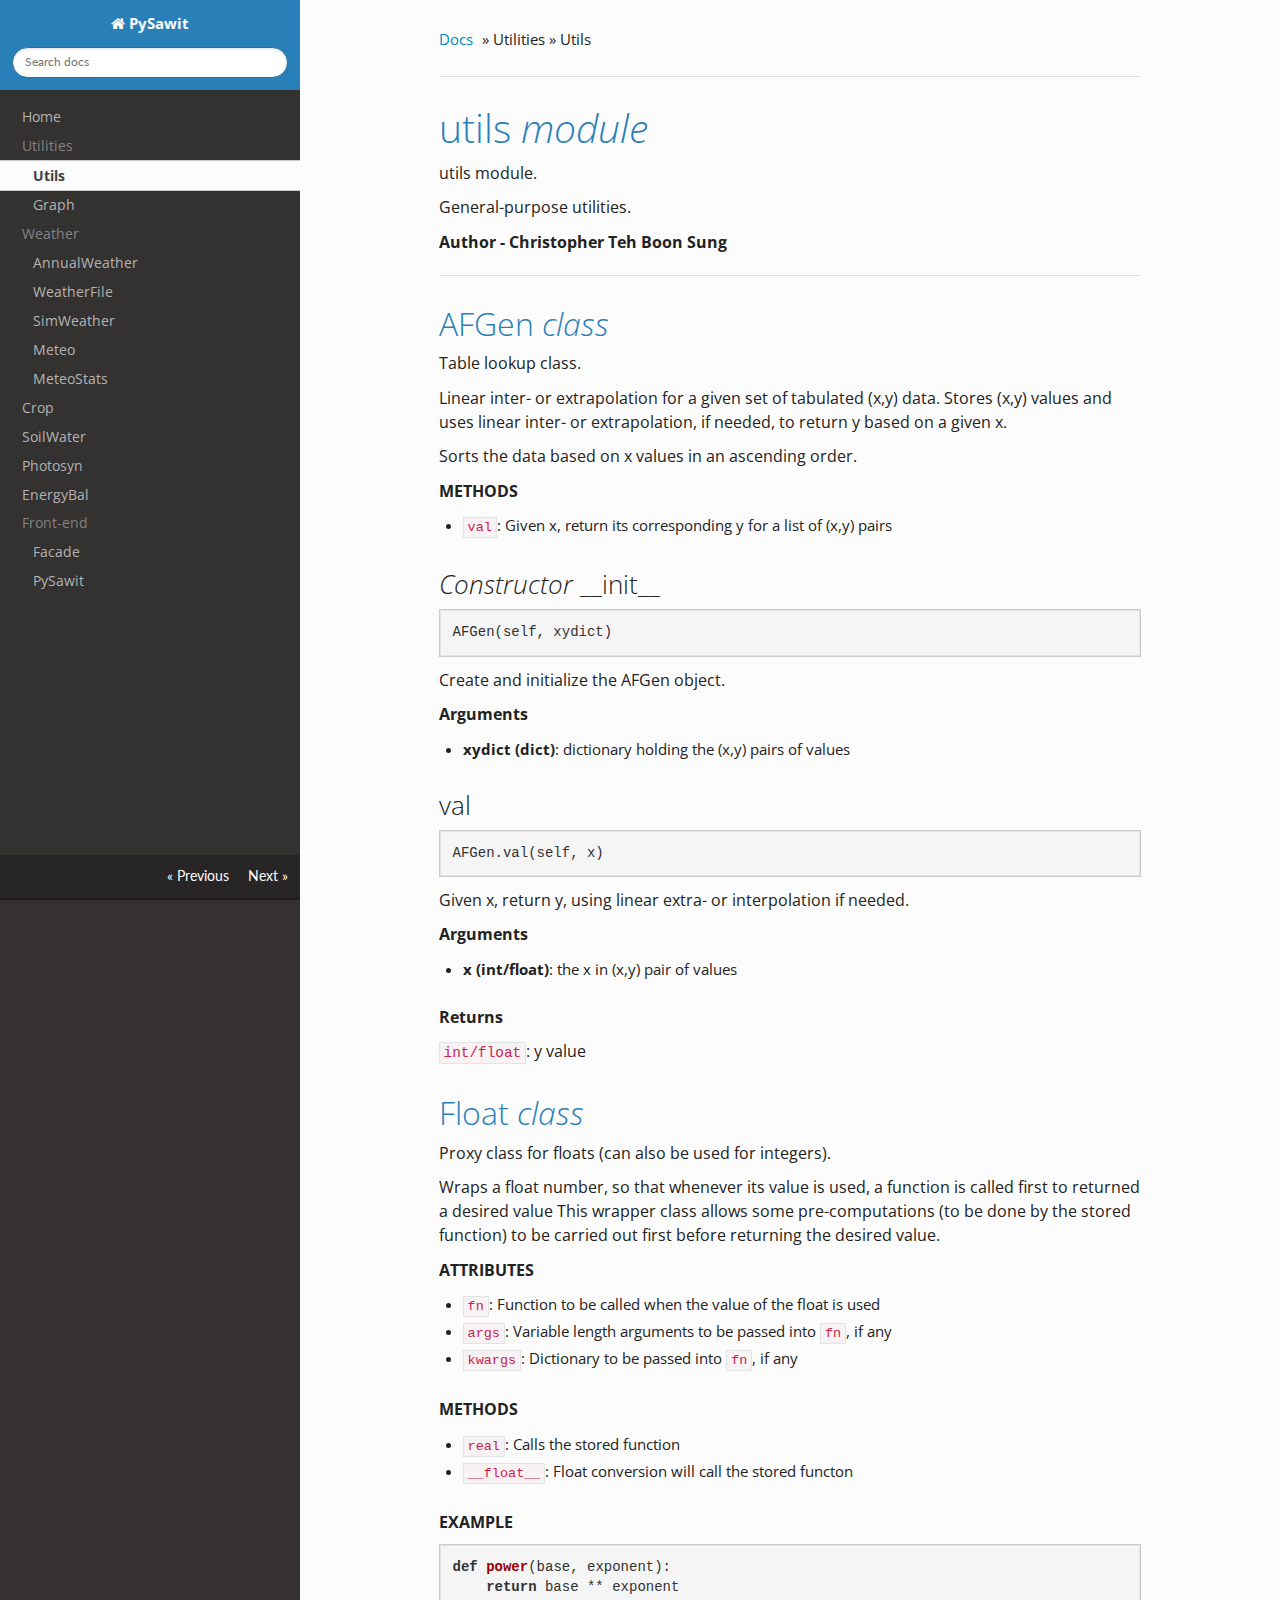
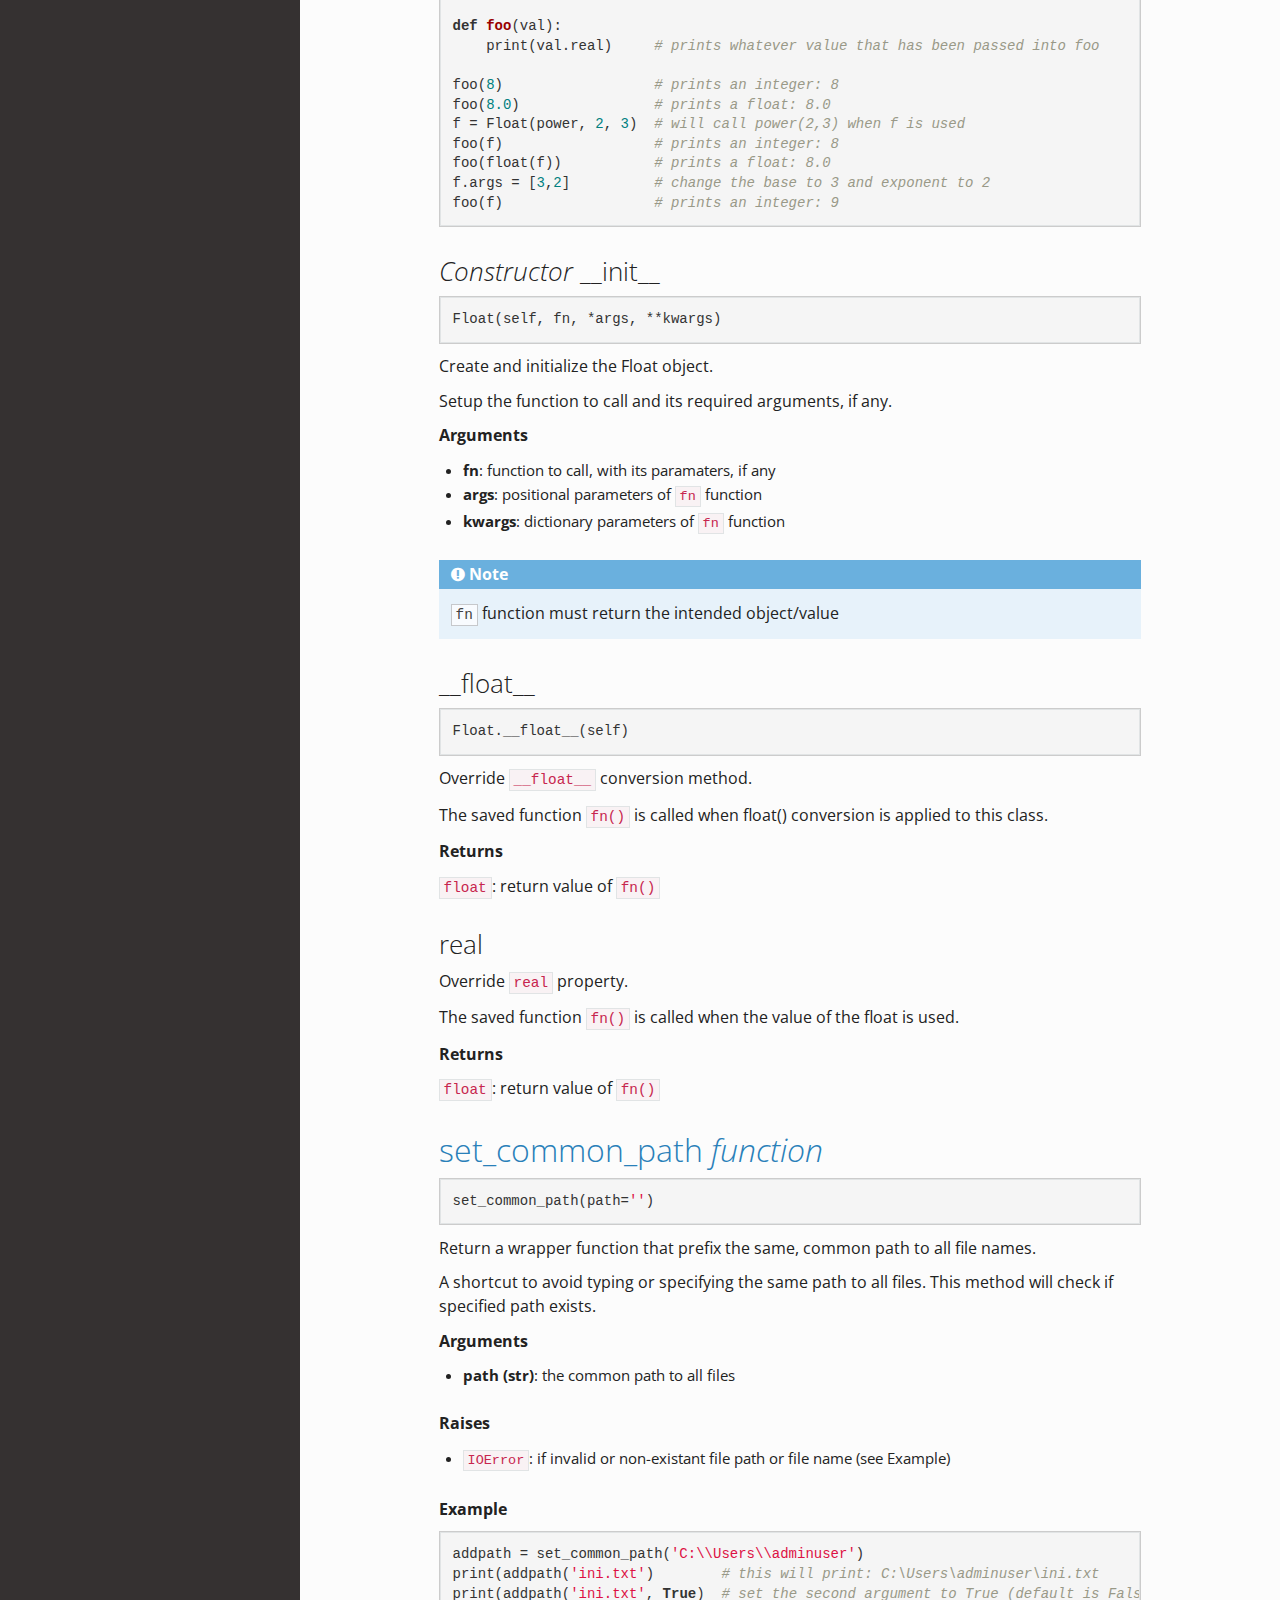
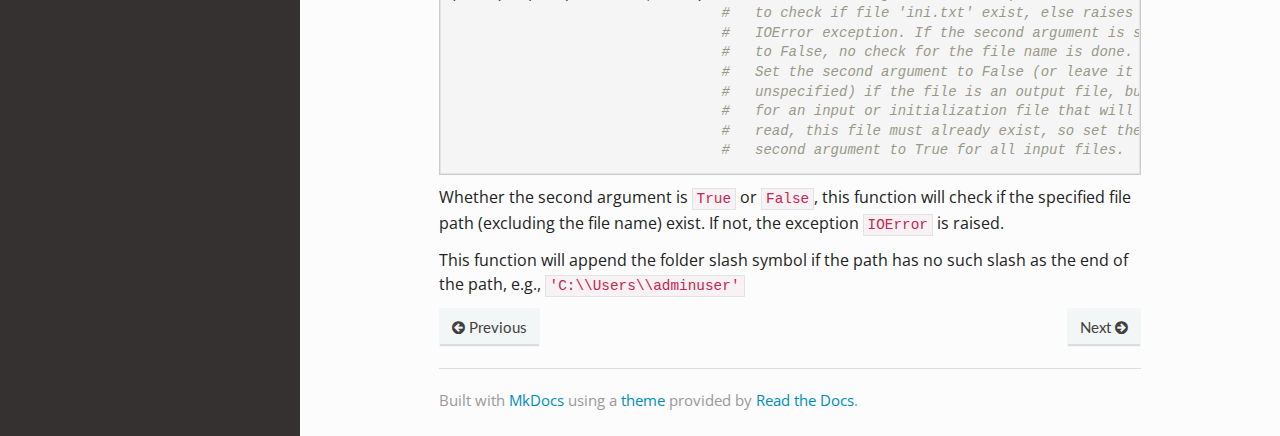
<file: docs/utils/index.html>
<!DOCTYPE html>
<!--[if IE 8]><html class="no-js lt-ie9" lang="en" > <![endif]-->
<!--[if gt IE 8]><!--> <html class="no-js" lang="en" > <!--<![endif]-->
<head>
  <meta charset="utf-8">
  <meta http-equiv="X-UA-Compatible" content="IE=edge">
  <meta name="viewport" content="width=device-width, initial-scale=1.0">
  
  
  <link rel="shortcut icon" href="../img/favicon.ico">
  <title>Utils - PySawit</title>
  <link href='https://fonts.googleapis.com/css?family=Lato:400,700|Roboto+Slab:400,700|Inconsolata:400,700' rel='stylesheet' type='text/css'>

  <link rel="stylesheet" href="../css/theme.css" type="text/css" />
  <link rel="stylesheet" href="../css/theme_extra.css" type="text/css" />
  <link rel="stylesheet" href="../css/highlight.css">
  <link href="../extra.css" rel="stylesheet">
  
  <script>
    // Current page data
    var mkdocs_page_name = "Utils";
    var mkdocs_page_input_path = "utils.md";
    var mkdocs_page_url = "/utils/index.html";
  </script>
  
  <script src="../js/jquery-2.1.1.min.js"></script>
  <script src="../js/modernizr-2.8.3.min.js"></script>
  <script type="text/javascript" src="../js/highlight.pack.js"></script> 
  
</head>

<body class="wy-body-for-nav" role="document">

  <div class="wy-grid-for-nav">

    
    <nav data-toggle="wy-nav-shift" class="wy-nav-side stickynav">
      <div class="wy-side-nav-search">
        <a href="../index.html" class="icon icon-home"> PySawit</a>
        <div role="search">
  <form id ="rtd-search-form" class="wy-form" action="../search.html" method="get">
    <input type="text" name="q" placeholder="Search docs" />
  </form>
</div>
      </div>

      <div class="wy-menu wy-menu-vertical" data-spy="affix" role="navigation" aria-label="main navigation">
	<ul class="current">
	  
          
            <li class="toctree-l1">
		
    <a class="" href="../index.html">Home</a>
	    </li>
          
            <li class="toctree-l1">
		
    <span class="caption-text">Utilities</span>
    <ul class="subnav">
                <li class=" current">
                    
    <a class="current" href="index.html">Utils</a>
    <ul class="subnav">
            
    </ul>
                </li>
                <li class="">
                    
    <a class="" href="../graph/index.html">Graph</a>
                </li>
    </ul>
	    </li>
          
            <li class="toctree-l1">
		
    <span class="caption-text">Weather</span>
    <ul class="subnav">
                <li class="">
                    
    <a class="" href="../annualweather/index.html">AnnualWeather</a>
                </li>
                <li class="">
                    
    <a class="" href="../weatherfile/index.html">WeatherFile</a>
                </li>
                <li class="">
                    
    <a class="" href="../simweather/index.html">SimWeather</a>
                </li>
                <li class="">
                    
    <a class="" href="../meteo/index.html">Meteo</a>
                </li>
                <li class="">
                    
    <a class="" href="../meteostats/index.html">MeteoStats</a>
                </li>
    </ul>
	    </li>
          
            <li class="toctree-l1">
		
    <a class="" href="../crop/index.html">Crop</a>
	    </li>
          
            <li class="toctree-l1">
		
    <a class="" href="../soilwater/index.html">SoilWater</a>
	    </li>
          
            <li class="toctree-l1">
		
    <a class="" href="../photosyn/index.html">Photosyn</a>
	    </li>
          
            <li class="toctree-l1">
		
    <a class="" href="../energybal/index.html">EnergyBal</a>
	    </li>
          
            <li class="toctree-l1">
		
    <span class="caption-text">Front-end</span>
    <ul class="subnav">
                <li class="">
                    
    <a class="" href="../facade/index.html">Facade</a>
                </li>
                <li class="">
                    
    <a class="" href="../pysawit/index.html">PySawit</a>
                </li>
    </ul>
	    </li>
          
        </ul>
      </div>
      &nbsp;
    </nav>

    <section data-toggle="wy-nav-shift" class="wy-nav-content-wrap">

      
      <nav class="wy-nav-top" role="navigation" aria-label="top navigation">
        <i data-toggle="wy-nav-top" class="fa fa-bars"></i>
        <a href="../index.html">PySawit</a>
      </nav>

      
      <div class="wy-nav-content">
        <div class="rst-content">
          <div role="navigation" aria-label="breadcrumbs navigation">
  <ul class="wy-breadcrumbs">
    <li><a href="../index.html">Docs</a> &raquo;</li>
    
      
        
          <li>Utilities &raquo;</li>
        
      
    
    <li>Utils</li>
    <li class="wy-breadcrumbs-aside">
      
    </li>
  </ul>
  <hr/>
</div>
          <div role="main">
            <div class="section">
              
                <h1 id="utils">utils <em>module</em></h1>

<p>utils module.</p>
<p>General-purpose utilities.</p>
<p><strong>Author - Christopher Teh Boon Sung</strong></p>
<hr />
<h2 id="utils.AFGen">AFGen <em>class</em></h2>

<p>Table lookup class.</p>
<p>Linear inter- or extrapolation for a given set of tabulated (x,y) data. Stores (x,y) values
and uses linear inter- or extrapolation, if needed, to return y based on a given x.</p>
<p>Sorts the data based on x values in an ascending order.</p>
<p><strong>METHODS</strong></p>
<ul>
<li><code>val</code>: Given x, return its corresponding y for a list of (x,y) pairs</li>
</ul>
<h3 id="utils.AFGen.__init__"><em>Constructor</em> __init__</h3>

<pre><code class="python">AFGen(self, xydict)
</code></pre>

<p>Create and initialize the AFGen object.</p>
<p><strong>Arguments</strong></p>
<ul>
<li><strong>xydict (dict)</strong>: dictionary holding the (x,y) pairs of values</li>
</ul>
<h3 id="utils.AFGen.val">val</h3>

<pre><code class="python">AFGen.val(self, x)
</code></pre>

<p>Given x, return y, using linear extra- or interpolation if needed.</p>
<p><strong>Arguments</strong></p>
<ul>
<li><strong>x (int/float)</strong>: the x in (x,y) pair of values</li>
</ul>
<p><strong>Returns</strong></p>
<p><code>int/float</code>: y value</p>
<h2 id="utils.Float">Float <em>class</em></h2>

<p>Proxy class for floats (can also be used for integers).</p>
<p>Wraps a float number, so that whenever its value is used, a function is called first
to returned a desired value This wrapper class allows some pre-computations (to be
done by the stored function) to be carried out first before returning the desired value.</p>
<p><strong>ATTRIBUTES</strong></p>
<ul>
<li><code>fn</code>: Function to be called when the value of the float is used</li>
<li><code>args</code>: Variable length arguments to be passed into <code>fn</code>, if any</li>
<li><code>kwargs</code>: Dictionary to be passed into <code>fn</code>, if any</li>
</ul>
<p><strong>METHODS</strong></p>
<ul>
<li><code>real</code>: Calls the stored function</li>
<li><code>__float__</code>: Float conversion will call the stored functon</li>
</ul>
<p><strong>EXAMPLE</strong></p>
<pre><code class="python">def power(base, exponent):
    return base ** exponent

def foo(val):
    print(val.real)     # prints whatever value that has been passed into foo

foo(8)                  # prints an integer: 8
foo(8.0)                # prints a float: 8.0
f = Float(power, 2, 3)  # will call power(2,3) when f is used
foo(f)                  # prints an integer: 8
foo(float(f))           # prints a float: 8.0
f.args = [3,2]          # change the base to 3 and exponent to 2
foo(f)                  # prints an integer: 9
</code></pre>

<h3 id="utils.Float.__init__"><em>Constructor</em> __init__</h3>

<pre><code class="python">Float(self, fn, *args, **kwargs)
</code></pre>

<p>Create and initialize the Float object.</p>
<p>Setup the function to call and its required arguments, if any.</p>
<p><strong>Arguments</strong></p>
<ul>
<li><strong>fn</strong>: function to call, with its paramaters, if any</li>
<li><strong>args</strong>: positional parameters of <code>fn</code> function</li>
<li><strong>kwargs</strong>: dictionary parameters of <code>fn</code> function</li>
</ul>
<div class="admonition note">
<p class="admonition-title">Note</p>
<p><code>fn</code> function must return the intended object/value</p>
</div>
<h3 id="utils.Float.__float__">__float__</h3>

<pre><code class="python">Float.__float__(self)
</code></pre>

<p>Override <code>__float__</code> conversion method.</p>
<p>The saved function <code>fn()</code> is called when float() conversion is applied to this class.</p>
<p><strong>Returns</strong></p>
<p><code>float</code>: return value of <code>fn()</code></p>
<h3 id="utils.Float.real">real</h3>

<p>Override <code>real</code> property.</p>
<p>The saved function <code>fn()</code> is called when the value of the float is used.</p>
<p><strong>Returns</strong></p>
<p><code>float</code>: return value of <code>fn()</code></p>
<h2 id="utils.set_common_path">set_common_path <em>function</em></h2>

<pre><code class="python">set_common_path(path='')
</code></pre>

<p>Return a wrapper function that prefix the same, common path to all file names.</p>
<p>A shortcut to avoid typing or specifying the same path to all files. This method will
check if specified path exists.</p>
<p><strong>Arguments</strong></p>
<ul>
<li><strong>path (str)</strong>: the common path to all files</li>
</ul>
<p><strong>Raises</strong></p>
<ul>
<li><code>IOError</code>: if invalid or non-existant file path or file name (see Example)</li>
</ul>
<p><strong>Example</strong></p>
<pre><code class="python">addpath = set_common_path('C:\\Users\\adminuser')
print(addpath('ini.txt')        # this will print: C:\Users\adminuser\ini.txt
print(addpath('ini.txt', True)  # set the second argument to True (default is False)
                                #   to check if file 'ini.txt' exist, else raises
                                #   IOError exception. If the second argument is set
                                #   to False, no check for the file name is done.
                                #   Set the second argument to False (or leave it
                                #   unspecified) if the file is an output file, but
                                #   for an input or initialization file that will
                                #   read, this file must already exist, so set the
                                #   second argument to True for all input files.
</code></pre>

<p>Whether the second argument is <code>True</code> or <code>False</code>, this function will check if
the specified file path (excluding the file name) exist. If not, the exception
<code>IOError</code> is raised.</p>
<p>This function will append the folder slash symbol if the path has no such
slash as the end of the path, e.g., <code>'C:\\Users\\adminuser'</code></p>
              
            </div>
          </div>
          <footer>
  
    <div class="rst-footer-buttons" role="navigation" aria-label="footer navigation">
      
        <a href="../graph/index.html" class="btn btn-neutral float-right" title="Graph">Next <span class="icon icon-circle-arrow-right"></span></a>
      
      
        <a href="../index.html" class="btn btn-neutral" title="Home"><span class="icon icon-circle-arrow-left"></span> Previous</a>
      
    </div>
  

  <hr/>

  <div role="contentinfo">
    <!-- Copyright etc -->
    
  </div>

  Built with <a href="http://www.mkdocs.org">MkDocs</a> using a <a href="https://github.com/snide/sphinx_rtd_theme">theme</a> provided by <a href="https://readthedocs.org">Read the Docs</a>.
</footer>
	  
        </div>
      </div>

    </section>
    
  </div>

  <div class="rst-versions" role="note" style="cursor: pointer">
    <span class="rst-current-version" data-toggle="rst-current-version">
      
      
        <span><a href="../index.html" style="color: #fcfcfc;">&laquo; Previous</a></span>
      
      
        <span style="margin-left: 15px"><a href="../graph/index.html" style="color: #fcfcfc">Next &raquo;</a></span>
      
    </span>
</div>
    <script src="../js/theme.js"></script>

</body>
</html>
</file>
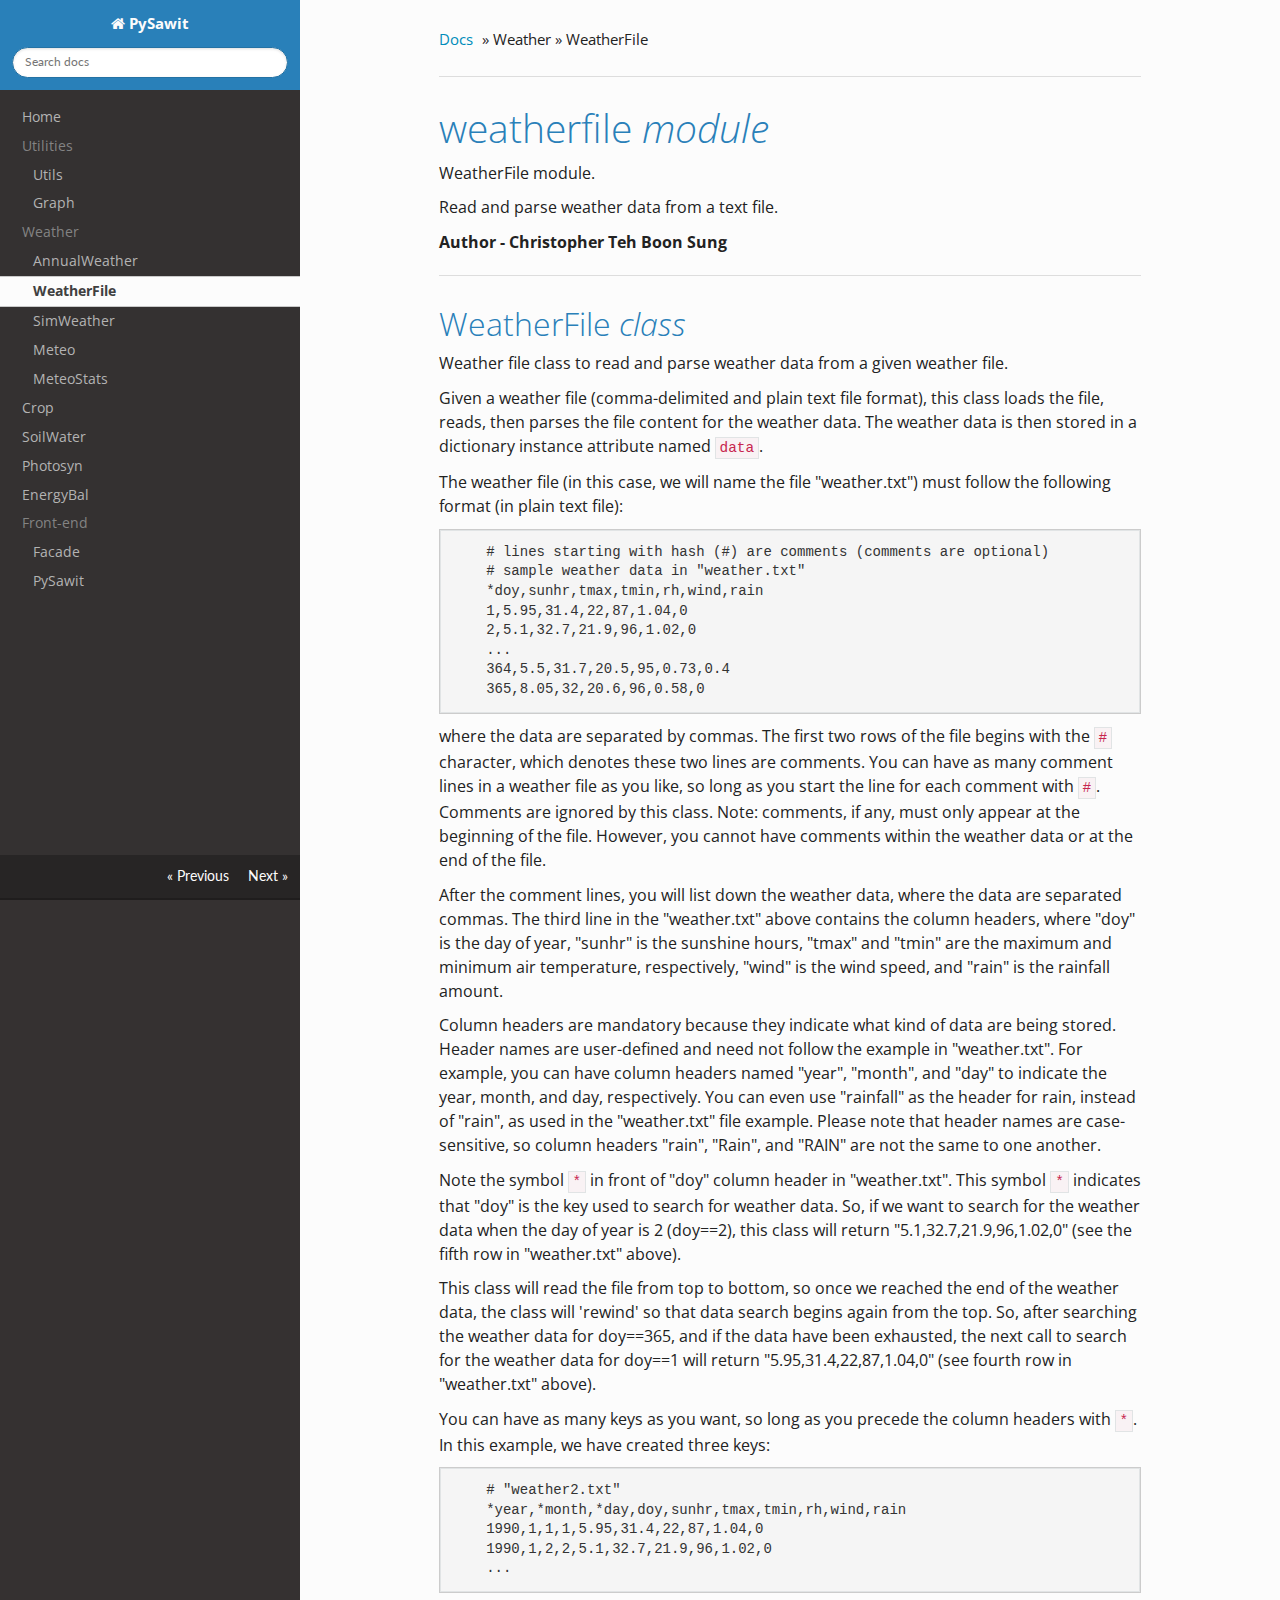
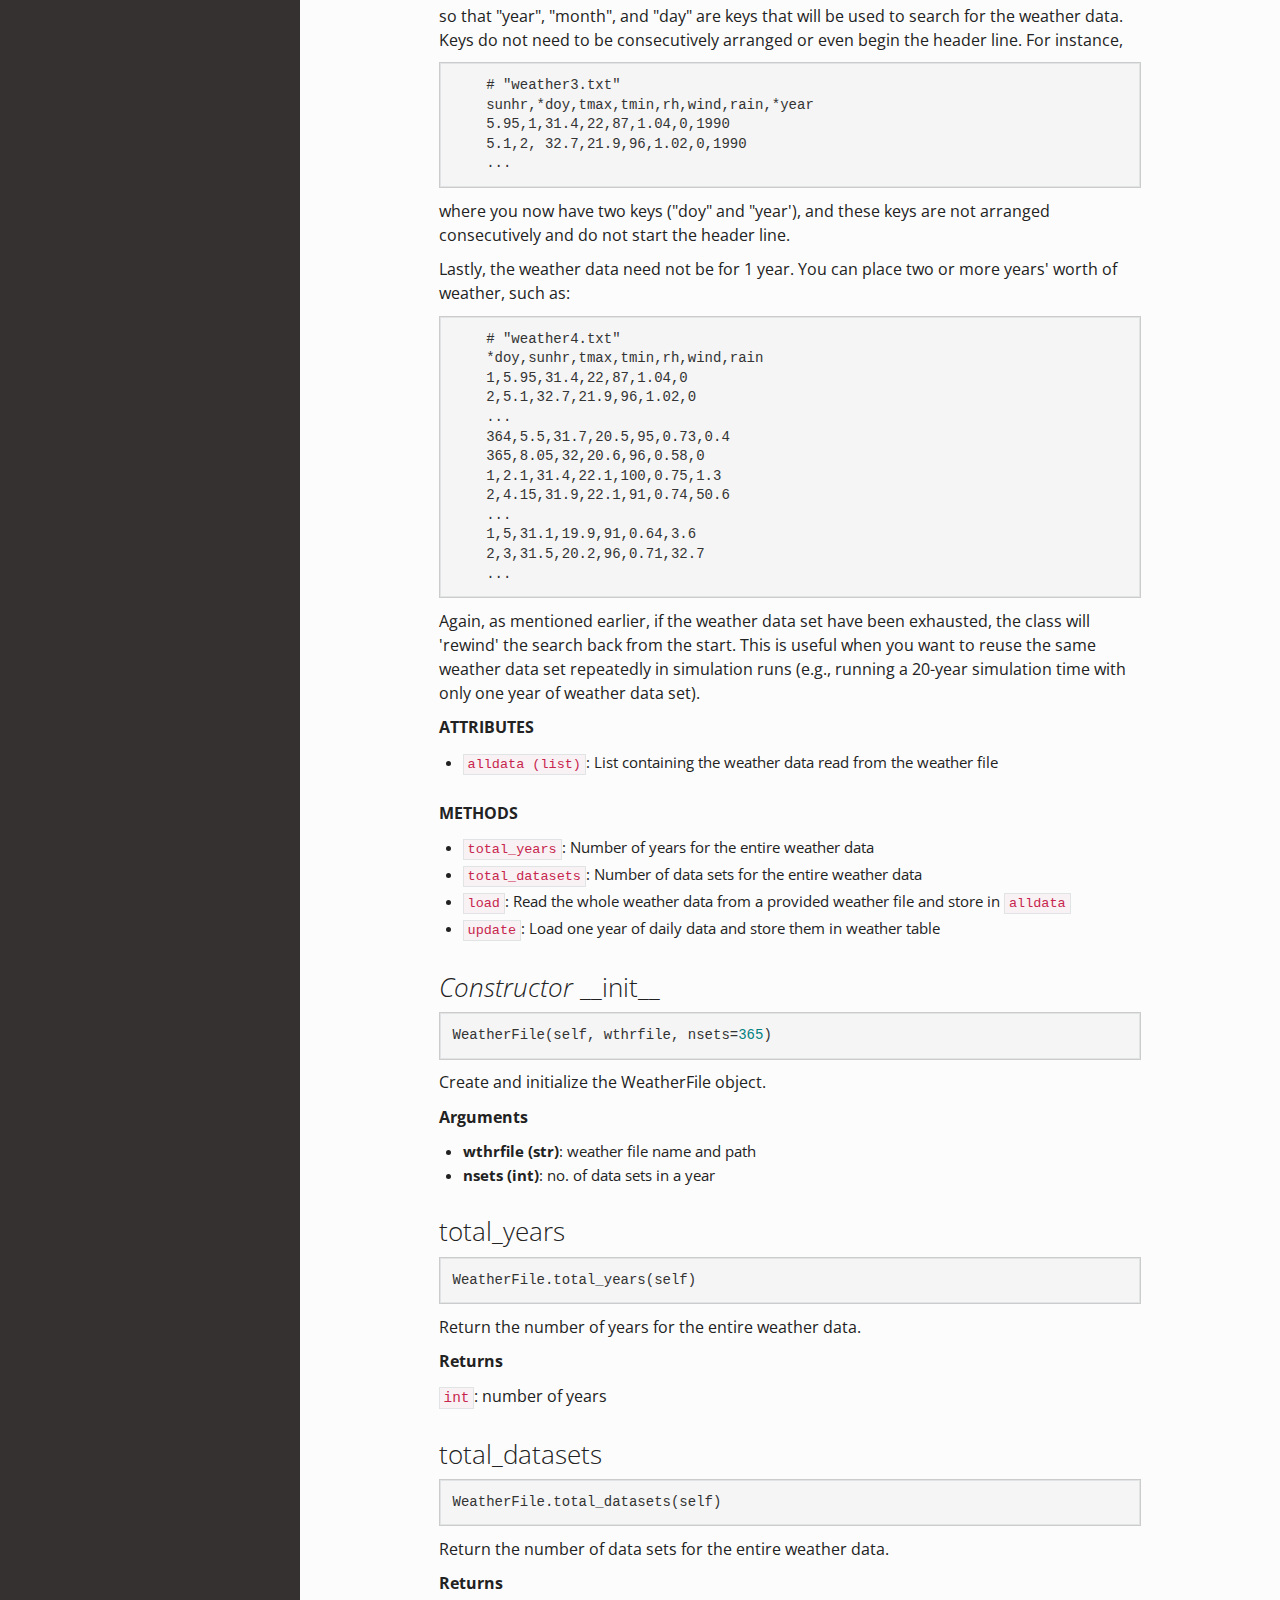
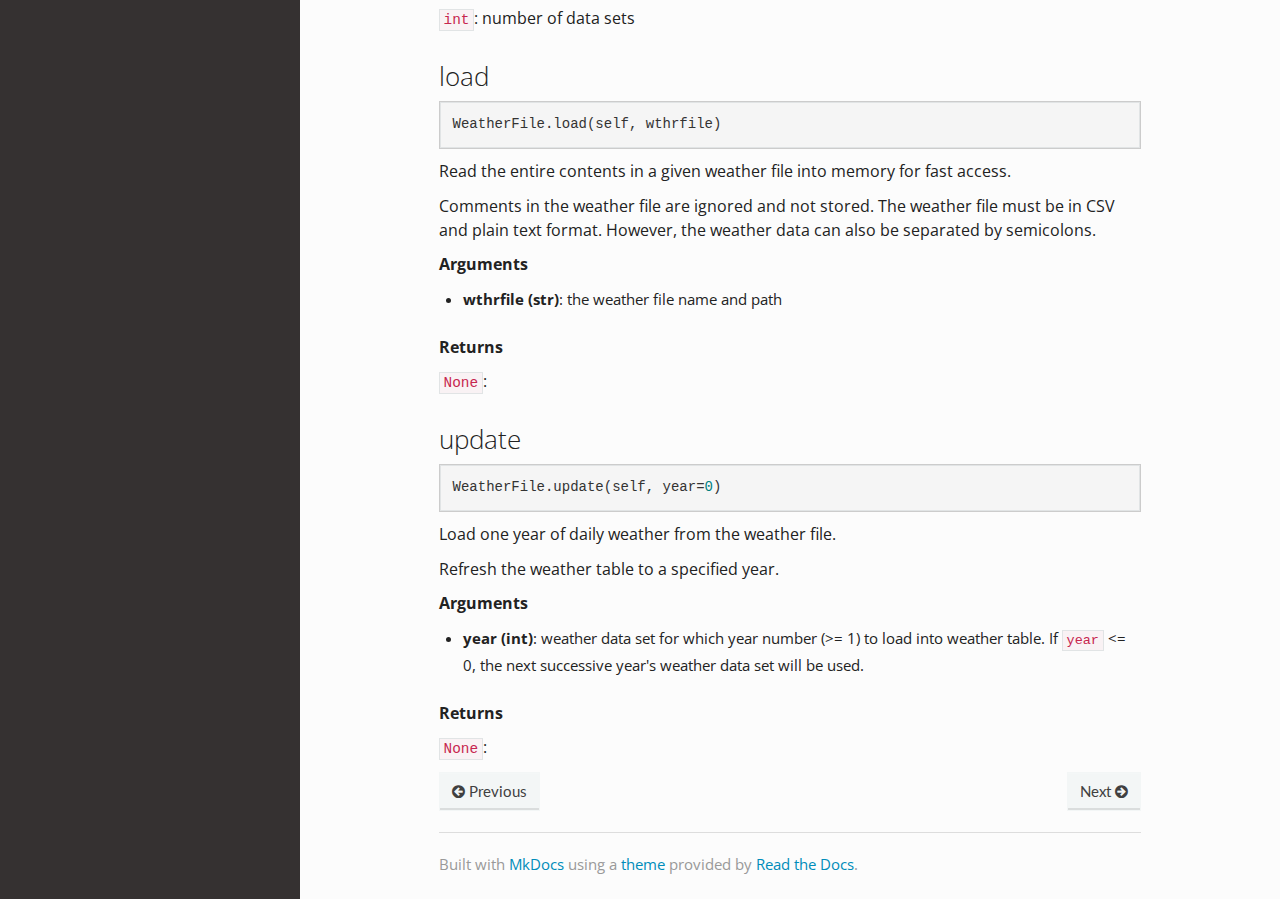
<file: docs/weatherfile/index.html>
<!DOCTYPE html>
<!--[if IE 8]><html class="no-js lt-ie9" lang="en" > <![endif]-->
<!--[if gt IE 8]><!--> <html class="no-js" lang="en" > <!--<![endif]-->
<head>
  <meta charset="utf-8">
  <meta http-equiv="X-UA-Compatible" content="IE=edge">
  <meta name="viewport" content="width=device-width, initial-scale=1.0">
  
  
  <link rel="shortcut icon" href="../img/favicon.ico">
  <title>WeatherFile - PySawit</title>
  <link href='https://fonts.googleapis.com/css?family=Lato:400,700|Roboto+Slab:400,700|Inconsolata:400,700' rel='stylesheet' type='text/css'>

  <link rel="stylesheet" href="../css/theme.css" type="text/css" />
  <link rel="stylesheet" href="../css/theme_extra.css" type="text/css" />
  <link rel="stylesheet" href="../css/highlight.css">
  <link href="../extra.css" rel="stylesheet">
  
  <script>
    // Current page data
    var mkdocs_page_name = "WeatherFile";
    var mkdocs_page_input_path = "weatherfile.md";
    var mkdocs_page_url = "/weatherfile/index.html";
  </script>
  
  <script src="../js/jquery-2.1.1.min.js"></script>
  <script src="../js/modernizr-2.8.3.min.js"></script>
  <script type="text/javascript" src="../js/highlight.pack.js"></script> 
  
</head>

<body class="wy-body-for-nav" role="document">

  <div class="wy-grid-for-nav">

    
    <nav data-toggle="wy-nav-shift" class="wy-nav-side stickynav">
      <div class="wy-side-nav-search">
        <a href="../index.html" class="icon icon-home"> PySawit</a>
        <div role="search">
  <form id ="rtd-search-form" class="wy-form" action="../search.html" method="get">
    <input type="text" name="q" placeholder="Search docs" />
  </form>
</div>
      </div>

      <div class="wy-menu wy-menu-vertical" data-spy="affix" role="navigation" aria-label="main navigation">
	<ul class="current">
	  
          
            <li class="toctree-l1">
		
    <a class="" href="../index.html">Home</a>
	    </li>
          
            <li class="toctree-l1">
		
    <span class="caption-text">Utilities</span>
    <ul class="subnav">
                <li class="">
                    
    <a class="" href="../utils/index.html">Utils</a>
                </li>
                <li class="">
                    
    <a class="" href="../graph/index.html">Graph</a>
                </li>
    </ul>
	    </li>
          
            <li class="toctree-l1">
		
    <span class="caption-text">Weather</span>
    <ul class="subnav">
                <li class="">
                    
    <a class="" href="../annualweather/index.html">AnnualWeather</a>
                </li>
                <li class=" current">
                    
    <a class="current" href="index.html">WeatherFile</a>
    <ul class="subnav">
            
    </ul>
                </li>
                <li class="">
                    
    <a class="" href="../simweather/index.html">SimWeather</a>
                </li>
                <li class="">
                    
    <a class="" href="../meteo/index.html">Meteo</a>
                </li>
                <li class="">
                    
    <a class="" href="../meteostats/index.html">MeteoStats</a>
                </li>
    </ul>
	    </li>
          
            <li class="toctree-l1">
		
    <a class="" href="../crop/index.html">Crop</a>
	    </li>
          
            <li class="toctree-l1">
		
    <a class="" href="../soilwater/index.html">SoilWater</a>
	    </li>
          
            <li class="toctree-l1">
		
    <a class="" href="../photosyn/index.html">Photosyn</a>
	    </li>
          
            <li class="toctree-l1">
		
    <a class="" href="../energybal/index.html">EnergyBal</a>
	    </li>
          
            <li class="toctree-l1">
		
    <span class="caption-text">Front-end</span>
    <ul class="subnav">
                <li class="">
                    
    <a class="" href="../facade/index.html">Facade</a>
                </li>
                <li class="">
                    
    <a class="" href="../pysawit/index.html">PySawit</a>
                </li>
    </ul>
	    </li>
          
        </ul>
      </div>
      &nbsp;
    </nav>

    <section data-toggle="wy-nav-shift" class="wy-nav-content-wrap">

      
      <nav class="wy-nav-top" role="navigation" aria-label="top navigation">
        <i data-toggle="wy-nav-top" class="fa fa-bars"></i>
        <a href="../index.html">PySawit</a>
      </nav>

      
      <div class="wy-nav-content">
        <div class="rst-content">
          <div role="navigation" aria-label="breadcrumbs navigation">
  <ul class="wy-breadcrumbs">
    <li><a href="../index.html">Docs</a> &raquo;</li>
    
      
        
          <li>Weather &raquo;</li>
        
      
    
    <li>WeatherFile</li>
    <li class="wy-breadcrumbs-aside">
      
    </li>
  </ul>
  <hr/>
</div>
          <div role="main">
            <div class="section">
              
                <h1 id="weatherfile">weatherfile <em>module</em></h1>

<p>WeatherFile module.</p>
<p>Read and parse weather data from a text file.</p>
<p><strong>Author - Christopher Teh Boon Sung</strong></p>
<hr />
<h2 id="weatherfile.WeatherFile">WeatherFile <em>class</em></h2>

<p>Weather file class to read and parse weather data from a given weather file.</p>
<p>Given a weather file (comma-delimited and plain text file format), this class loads the file,
reads, then parses the file content for the weather data. The weather data is then stored in a
dictionary instance attribute named <code>data</code>.</p>
<p>The weather file (in this case, we will name the file "weather.txt") must follow the
following format (in plain text file):</p>
<pre><code class="text">    # lines starting with hash (#) are comments (comments are optional)
    # sample weather data in &quot;weather.txt&quot;
    *doy,sunhr,tmax,tmin,rh,wind,rain
    1,5.95,31.4,22,87,1.04,0
    2,5.1,32.7,21.9,96,1.02,0
    ...
    364,5.5,31.7,20.5,95,0.73,0.4
    365,8.05,32,20.6,96,0.58,0
</code></pre>

<p>where the data are separated by commas. The first two rows of the file begins with the <code>#</code>
character, which denotes these two lines are comments. You can have as many comment lines in
a weather file as you like, so long as you start the line for each comment with <code>#</code>. Comments
are ignored by this class. Note: comments, if any, must only appear at the beginning of the
file. However, you cannot have comments within the weather data or at the end of the file.</p>
<p>After the comment lines, you will list down the weather data, where the data are separated
commas. The third line in the "weather.txt" above contains the column headers, where "doy" is
the day of year, "sunhr" is the sunshine hours, "tmax" and "tmin" are the maximum and minimum
air temperature, respectively, "wind" is the wind speed, and "rain" is the rainfall amount.</p>
<p>Column headers are mandatory because they indicate what kind of data are being stored.
Header names are user-defined and need not follow the example in "weather.txt". For example,
you can have column headers named "year", "month", and "day" to indicate the year,
month, and day, respectively. You can even use "rainfall" as the header for rain, instead of
"rain", as used in the "weather.txt" file example. Please note that header names are
case-sensitive, so column headers "rain", "Rain", and "RAIN" are not the same to one another.</p>
<p>Note the symbol <code>*</code> in front of "doy" column header in "weather.txt". This symbol <code>*</code>
indicates that "doy" is the key used to search for weather data. So, if we want to search for
the weather data when the day of year is 2 (doy==2), this class will return
"5.1,32.7,21.9,96,1.02,0" (see the fifth row in "weather.txt" above).</p>
<p>This class will read the file from top to bottom, so once we reached the end of the weather
data, the class will 'rewind' so that data search begins again from the top. So, after
searching the weather data for doy==365, and if the data have been exhausted, the next call to
search for the weather data for doy==1 will return "5.95,31.4,22,87,1.04,0" (see fourth row in
"weather.txt" above).</p>
<p>You can have as many keys as you want, so long as you precede the column headers with <code>*</code>.
In this example, we have created three keys:</p>
<pre><code class="text">    # &quot;weather2.txt&quot;
    *year,*month,*day,doy,sunhr,tmax,tmin,rh,wind,rain
    1990,1,1,1,5.95,31.4,22,87,1.04,0
    1990,1,2,2,5.1,32.7,21.9,96,1.02,0
    ...
</code></pre>

<p>so that "year", "month", and "day" are keys that will be used to search for the weather data.
Keys do not need to be consecutively arranged or even begin the header line. For instance,</p>
<pre><code class="text">    # &quot;weather3.txt&quot;
    sunhr,*doy,tmax,tmin,rh,wind,rain,*year
    5.95,1,31.4,22,87,1.04,0,1990
    5.1,2, 32.7,21.9,96,1.02,0,1990
    ...
</code></pre>

<p>where you now have two keys ("doy" and "year'), and these keys are not arranged consecutively
and do not start the header line.</p>
<p>Lastly, the weather data need not be for 1 year. You can place two or more years' worth of
weather, such as:</p>
<pre><code class="text">    # &quot;weather4.txt&quot;
    *doy,sunhr,tmax,tmin,rh,wind,rain
    1,5.95,31.4,22,87,1.04,0
    2,5.1,32.7,21.9,96,1.02,0
    ...
    364,5.5,31.7,20.5,95,0.73,0.4
    365,8.05,32,20.6,96,0.58,0
    1,2.1,31.4,22.1,100,0.75,1.3
    2,4.15,31.9,22.1,91,0.74,50.6
    ...
    1,5,31.1,19.9,91,0.64,3.6
    2,3,31.5,20.2,96,0.71,32.7
    ...
</code></pre>

<p>Again, as mentioned earlier, if the weather data set have been exhausted, the class will
'rewind' the search back from the start. This is useful when you want to reuse the same
weather data set repeatedly in simulation runs (e.g., running a 20-year simulation time
with only one year of weather data set).</p>
<p><strong>ATTRIBUTES</strong></p>
<ul>
<li><code>alldata (list)</code>: List containing the weather data read from the weather file</li>
</ul>
<p><strong>METHODS</strong></p>
<ul>
<li><code>total_years</code>:  Number of years for the entire weather data</li>
<li><code>total_datasets</code>: Number of data sets for the entire weather data</li>
<li><code>load</code>: Read the whole weather data from a provided weather file and store in <code>alldata</code></li>
<li><code>update</code>: Load one year of daily data and store them in weather table</li>
</ul>
<h3 id="weatherfile.WeatherFile.__init__"><em>Constructor</em> __init__</h3>

<pre><code class="python">WeatherFile(self, wthrfile, nsets=365)
</code></pre>

<p>Create and initialize the WeatherFile object.</p>
<p><strong>Arguments</strong></p>
<ul>
<li><strong>wthrfile (str)</strong>: weather file name and path</li>
<li><strong>nsets (int)</strong>: no. of data sets in a year</li>
</ul>
<h3 id="weatherfile.WeatherFile.total_years">total_years</h3>

<pre><code class="python">WeatherFile.total_years(self)
</code></pre>

<p>Return the number of years for the entire weather data.</p>
<p><strong>Returns</strong></p>
<p><code>int</code>: number of years</p>
<h3 id="weatherfile.WeatherFile.total_datasets">total_datasets</h3>

<pre><code class="python">WeatherFile.total_datasets(self)
</code></pre>

<p>Return the number of data sets for the entire weather data.</p>
<p><strong>Returns</strong></p>
<p><code>int</code>: number of data sets</p>
<h3 id="weatherfile.WeatherFile.load">load</h3>

<pre><code class="python">WeatherFile.load(self, wthrfile)
</code></pre>

<p>Read the entire contents in a given weather file into memory for fast access.</p>
<p>Comments in the weather file are ignored and not stored. The weather file must be in
CSV and plain text format. However, the weather data can also be separated by semicolons.</p>
<p><strong>Arguments</strong></p>
<ul>
<li><strong>wthrfile (str)</strong>: the weather file name and path</li>
</ul>
<p><strong>Returns</strong></p>
<p><code>None</code>:</p>
<h3 id="weatherfile.WeatherFile.update">update</h3>

<pre><code class="python">WeatherFile.update(self, year=0)
</code></pre>

<p>Load one year of daily weather from the weather file.</p>
<p>Refresh the weather table to a specified year.</p>
<p><strong>Arguments</strong></p>
<ul>
<li><strong>year (int)</strong>: weather data set for which year number (&gt;= 1) to load into weather
                 table. If <code>year</code> &lt;= 0, the next successive year's weather data set
                 will be used.</li>
</ul>
<p><strong>Returns</strong></p>
<p><code>None</code>:</p>
              
            </div>
          </div>
          <footer>
  
    <div class="rst-footer-buttons" role="navigation" aria-label="footer navigation">
      
        <a href="../simweather/index.html" class="btn btn-neutral float-right" title="SimWeather">Next <span class="icon icon-circle-arrow-right"></span></a>
      
      
        <a href="../annualweather/index.html" class="btn btn-neutral" title="AnnualWeather"><span class="icon icon-circle-arrow-left"></span> Previous</a>
      
    </div>
  

  <hr/>

  <div role="contentinfo">
    <!-- Copyright etc -->
    
  </div>

  Built with <a href="http://www.mkdocs.org">MkDocs</a> using a <a href="https://github.com/snide/sphinx_rtd_theme">theme</a> provided by <a href="https://readthedocs.org">Read the Docs</a>.
</footer>
	  
        </div>
      </div>

    </section>
    
  </div>

  <div class="rst-versions" role="note" style="cursor: pointer">
    <span class="rst-current-version" data-toggle="rst-current-version">
      
      
        <span><a href="../annualweather/index.html" style="color: #fcfcfc;">&laquo; Previous</a></span>
      
      
        <span style="margin-left: 15px"><a href="../simweather/index.html" style="color: #fcfcfc">Next &raquo;</a></span>
      
    </span>
</div>
    <script src="../js/theme.js"></script>

</body>
</html>
</file>
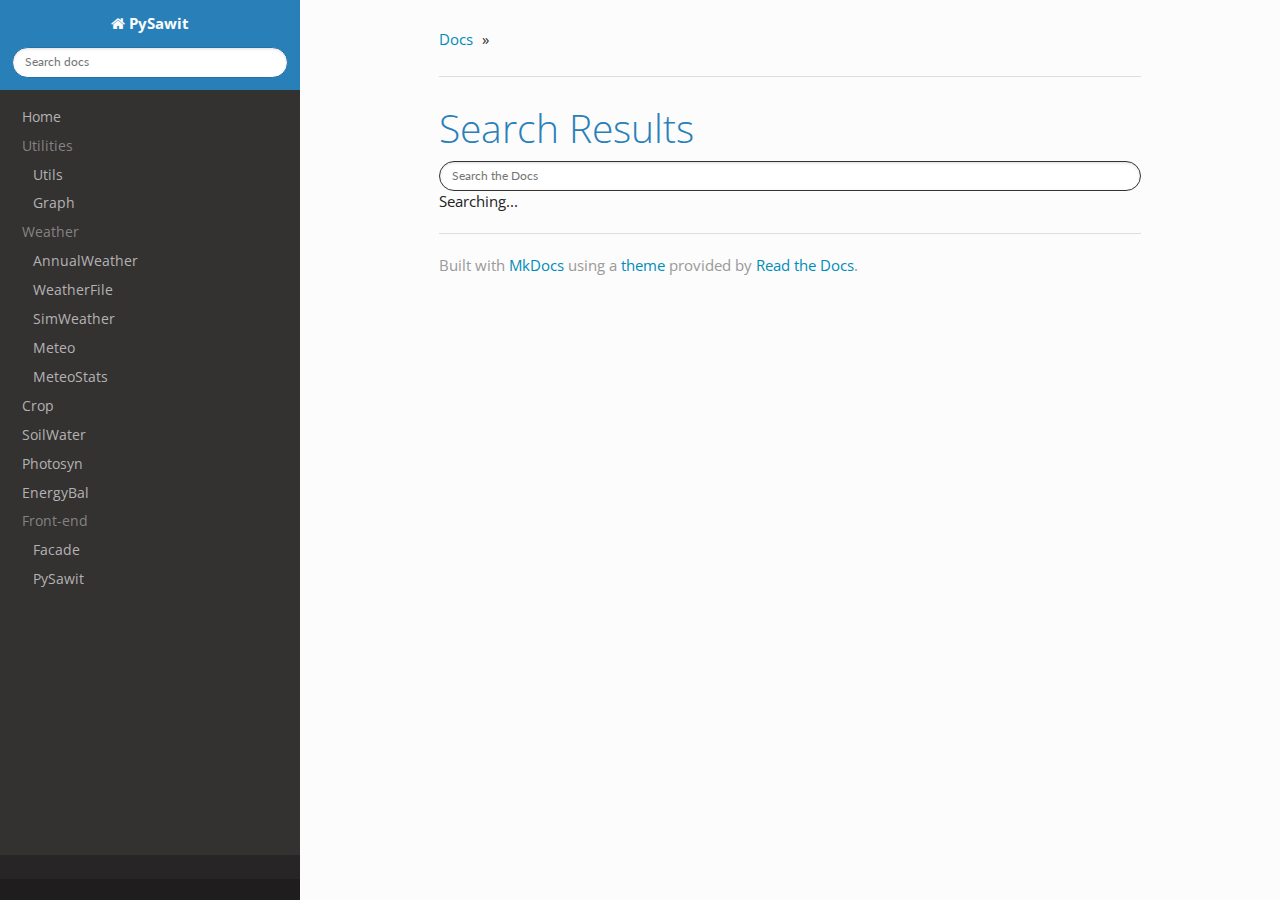
<file: docs/search.html>
<!DOCTYPE html>
<!--[if IE 8]><html class="no-js lt-ie9" lang="en" > <![endif]-->
<!--[if gt IE 8]><!--> <html class="no-js" lang="en" > <!--<![endif]-->
<head>
  <meta charset="utf-8">
  <meta http-equiv="X-UA-Compatible" content="IE=edge">
  <meta name="viewport" content="width=device-width, initial-scale=1.0">
  
  
  <link rel="shortcut icon" href="./img/favicon.ico">
  <title>PySawit</title>
  <link href='https://fonts.googleapis.com/css?family=Lato:400,700|Roboto+Slab:400,700|Inconsolata:400,700' rel='stylesheet' type='text/css'>

  <link rel="stylesheet" href="./css/theme.css" type="text/css" />
  <link rel="stylesheet" href="./css/theme_extra.css" type="text/css" />
  <link rel="stylesheet" href="./css/highlight.css">
  <link href="./extra.css" rel="stylesheet">
  
  <script src="./js/jquery-2.1.1.min.js"></script>
  <script src="./js/modernizr-2.8.3.min.js"></script>
  <script type="text/javascript" src="./js/highlight.pack.js"></script>
  <script>var base_url = '.';</script>
  <script data-main="./mkdocs/js/search.js" src="./mkdocs/js/require.js"></script>

  
</head>

<body class="wy-body-for-nav" role="document">

  <div class="wy-grid-for-nav">

    
    <nav data-toggle="wy-nav-shift" class="wy-nav-side stickynav">
      <div class="wy-side-nav-search">
        <a href="index.html" class="icon icon-home"> PySawit</a>
        <div role="search">
  <form id ="rtd-search-form" class="wy-form" action="./search.html" method="get">
    <input type="text" name="q" placeholder="Search docs" />
  </form>
</div>
      </div>

      <div class="wy-menu wy-menu-vertical" data-spy="affix" role="navigation" aria-label="main navigation">
	<ul class="current">
	  
          
            <li class="toctree-l1">
		
    <a class="" href="index.html">Home</a>
	    </li>
          
            <li class="toctree-l1">
		
    <span class="caption-text">Utilities</span>
    <ul class="subnav">
                <li class="">
                    
    <a class="" href="utils/index.html">Utils</a>
                </li>
                <li class="">
                    
    <a class="" href="graph/index.html">Graph</a>
                </li>
    </ul>
	    </li>
          
            <li class="toctree-l1">
		
    <span class="caption-text">Weather</span>
    <ul class="subnav">
                <li class="">
                    
    <a class="" href="annualweather/index.html">AnnualWeather</a>
                </li>
                <li class="">
                    
    <a class="" href="weatherfile/index.html">WeatherFile</a>
                </li>
                <li class="">
                    
    <a class="" href="simweather/index.html">SimWeather</a>
                </li>
                <li class="">
                    
    <a class="" href="meteo/index.html">Meteo</a>
                </li>
                <li class="">
                    
    <a class="" href="meteostats/index.html">MeteoStats</a>
                </li>
    </ul>
	    </li>
          
            <li class="toctree-l1">
		
    <a class="" href="crop/index.html">Crop</a>
	    </li>
          
            <li class="toctree-l1">
		
    <a class="" href="soilwater/index.html">SoilWater</a>
	    </li>
          
            <li class="toctree-l1">
		
    <a class="" href="photosyn/index.html">Photosyn</a>
	    </li>
          
            <li class="toctree-l1">
		
    <a class="" href="energybal/index.html">EnergyBal</a>
	    </li>
          
            <li class="toctree-l1">
		
    <span class="caption-text">Front-end</span>
    <ul class="subnav">
                <li class="">
                    
    <a class="" href="facade/index.html">Facade</a>
                </li>
                <li class="">
                    
    <a class="" href="pysawit/index.html">PySawit</a>
                </li>
    </ul>
	    </li>
          
        </ul>
      </div>
      &nbsp;
    </nav>

    <section data-toggle="wy-nav-shift" class="wy-nav-content-wrap">

      
      <nav class="wy-nav-top" role="navigation" aria-label="top navigation">
        <i data-toggle="wy-nav-top" class="fa fa-bars"></i>
        <a href="index.html">PySawit</a>
      </nav>

      
      <div class="wy-nav-content">
        <div class="rst-content">
          <div role="navigation" aria-label="breadcrumbs navigation">
  <ul class="wy-breadcrumbs">
    <li><a href="index.html">Docs</a> &raquo;</li>
    
    
    <li class="wy-breadcrumbs-aside">
      
    </li>
  </ul>
  <hr/>
</div>
          <div role="main">
            <div class="section">
              

  <h1 id="search">Search Results</h1>

  <form id="content_search" action="search.html">
    <span role="status" aria-live="polite" class="ui-helper-hidden-accessible"></span>
    <input name="q" id="mkdocs-search-query" type="text" class="search_input search-query ui-autocomplete-input" placeholder="Search the Docs" autocomplete="off" autofocus>
  </form>

  <div id="mkdocs-search-results" class="search-results">
    Searching...
  </div>


            </div>
          </div>
          <footer>
  

  <hr/>

  <div role="contentinfo">
    <!-- Copyright etc -->
    
  </div>

  Built with <a href="http://www.mkdocs.org">MkDocs</a> using a <a href="https://github.com/snide/sphinx_rtd_theme">theme</a> provided by <a href="https://readthedocs.org">Read the Docs</a>.
</footer>
	  
        </div>
      </div>

    </section>
    
  </div>

  <div class="rst-versions" role="note" style="cursor: pointer">
    <span class="rst-current-version" data-toggle="rst-current-version">
      
      
      
    </span>
</div>
    <script src="./js/theme.js"></script>

</body>
</html>
</file>
<file: docs/css/theme.css>
/*
 * This file is copied from the upstream ReadTheDocs Sphinx
 * theme. To aid upgradability this file should *not* be edited.
 * modifications we need should be included in theme_extra.css.
 *
 * https://github.com/rtfd/readthedocs.org/blob/master/readthedocs/core/static/core/css/theme.css
 */

*{-webkit-box-sizing:border-box;-moz-box-sizing:border-box;box-sizing:border-box}article,aside,details,figcaption,figure,footer,header,hgroup,nav,section{display:block}audio,canvas,video{display:inline-block;*display:inline;*zoom:1}audio:not([controls]){display:none}[hidden]{display:none}*{-webkit-box-sizing:border-box;-moz-box-sizing:border-box;box-sizing:border-box}html{font-size:100%;-webkit-text-size-adjust:100%;-ms-text-size-adjust:100%}body{margin:0}a:hover,a:active{outline:0}abbr[title]{border-bottom:1px dotted}b,strong{font-weight:bold}blockquote{margin:0}dfn{font-style:italic}ins{background:#ff9;color:#000;text-decoration:none}mark{background:#ff0;color:#000;font-style:italic;font-weight:bold}pre,code,.rst-content tt,kbd,samp{font-family:monospace,serif;_font-family:"courier new",monospace;font-size:1em}pre{white-space:pre}q{quotes:none}q:before,q:after{content:"";content:none}small{font-size:85%}sub,sup{font-size:75%;line-height:0;position:relative;vertical-align:baseline}sup{top:-0.5em}sub{bottom:-0.25em}ul,ol,dl{margin:0;padding:0;list-style:none;list-style-image:none}li{list-style:none}dd{margin:0}img{border:0;-ms-interpolation-mode:bicubic;vertical-align:middle;max-width:100%}svg:not(:root){overflow:hidden}figure{margin:0}form{margin:0}fieldset{border:0;margin:0;padding:0}label{cursor:pointer}legend{border:0;*margin-left:-7px;padding:0;white-space:normal}button,input,select,textarea{font-size:100%;margin:0;vertical-align:baseline;*vertical-align:middle}button,input{line-height:normal}button,input[type="button"],input[type="reset"],input[type="submit"]{cursor:pointer;-webkit-appearance:button;*overflow:visible}button[disabled],input[disabled]{cursor:default}input[type="checkbox"],input[type="radio"]{box-sizing:border-box;padding:0;*width:13px;*height:13px}input[type="search"]{-webkit-appearance:textfield;-moz-box-sizing:content-box;-webkit-box-sizing:content-box;box-sizing:content-box}input[type="search"]::-webkit-search-decoration,input[type="search"]::-webkit-search-cancel-button{-webkit-appearance:none}button::-moz-focus-inner,input::-moz-focus-inner{border:0;padding:0}textarea{overflow:auto;vertical-align:top;resize:vertical}table{border-collapse:collapse;border-spacing:0}td{vertical-align:top}.chromeframe{margin:0.2em 0;background:#ccc;color:#000;padding:0.2em 0}.ir{display:block;border:0;text-indent:-999em;overflow:hidden;background-color:transparent;background-repeat:no-repeat;text-align:left;direction:ltr;*line-height:0}.ir br{display:none}.hidden{display:none !important;visibility:hidden}.visuallyhidden{border:0;clip:rect(0 0 0 0);height:1px;margin:-1px;overflow:hidden;padding:0;position:absolute;width:1px}.visuallyhidden.focusable:active,.visuallyhidden.focusable:focus{clip:auto;height:auto;margin:0;overflow:visible;position:static;width:auto}.invisible{visibility:hidden}.relative{position:relative}big,small{font-size:100%}@media print{html,body,section{background:none !important}*{box-shadow:none !important;text-shadow:none !important;filter:none !important;-ms-filter:none !important}a,a:visited{text-decoration:underline}.ir a:after,a[href^="javascript:"]:after,a[href^="#"]:after{content:""}pre,blockquote{page-break-inside:avoid}thead{display:table-header-group}tr,img{page-break-inside:avoid}img{max-width:100% !important}@page{margin:0.5cm}p,h2,h3{orphans:3;widows:3}h2,h3{page-break-after:avoid}}.fa:before,.rst-content .admonition-title:before,.rst-content h1 .headerlink:before,.rst-content h2 .headerlink:before,.rst-content h3 .headerlink:before,.rst-content h4 .headerlink:before,.rst-content h5 .headerlink:before,.rst-content h6 .headerlink:before,.rst-content dl dt .headerlink:before,.icon:before,.wy-dropdown .caret:before,.wy-inline-validate.wy-inline-validate-success .wy-input-context:before,.wy-inline-validate.wy-inline-validate-danger .wy-input-context:before,.wy-inline-validate.wy-inline-validate-warning .wy-input-context:before,.wy-inline-validate.wy-inline-validate-info .wy-input-context:before,.wy-alert,.rst-content .note,.rst-content .attention,.rst-content .caution,.rst-content .danger,.rst-content .error,.rst-content .hint,.rst-content .important,.rst-content .tip,.rst-content .warning,.rst-content .seealso,.rst-content .admonition-todo,.btn,input[type="text"],input[type="password"],input[type="email"],input[type="url"],input[type="date"],input[type="month"],input[type="time"],input[type="datetime"],input[type="datetime-local"],input[type="week"],input[type="number"],input[type="search"],input[type="tel"],input[type="color"],select,textarea,.wy-menu-vertical li.on a,.wy-menu-vertical li.current>a,.wy-side-nav-search>a,.wy-side-nav-search .wy-dropdown>a,.wy-nav-top a{-webkit-font-smoothing:antialiased}.clearfix{*zoom:1}.clearfix:before,.clearfix:after{display:table;content:""}.clearfix:after{clear:both}/*!
 *  Font Awesome 4.1.0 by @davegandy - http://fontawesome.io - @fontawesome
 *  License - http://fontawesome.io/license (Font: SIL OFL 1.1, CSS: MIT License)
 */@font-face{font-family:'FontAwesome';src:url("../fonts/fontawesome-webfont.eot?v=4.1.0");src:url("../fonts/fontawesome-webfont.eot?#iefix&v=4.1.0") format("embedded-opentype"),url("../fonts/fontawesome-webfont.woff?v=4.1.0") format("woff"),url("../fonts/fontawesome-webfont.ttf?v=4.1.0") format("truetype"),url("../fonts/fontawesome-webfont.svg?v=4.1.0#fontawesomeregular") format("svg");font-weight:normal;font-style:normal}.fa,.rst-content .admonition-title,.rst-content h1 .headerlink,.rst-content h2 .headerlink,.rst-content h3 .headerlink,.rst-content h4 .headerlink,.rst-content h5 .headerlink,.rst-content h6 .headerlink,.rst-content dl dt .headerlink,.icon{display:inline-block;font-family:FontAwesome;font-style:normal;font-weight:normal;line-height:1;-webkit-font-smoothing:antialiased;-moz-osx-font-smoothing:grayscale}.fa-lg{font-size:1.33333em;line-height:0.75em;vertical-align:-15%}.fa-2x{font-size:2em}.fa-3x{font-size:3em}.fa-4x{font-size:4em}.fa-5x{font-size:5em}.fa-fw{width:1.28571em;text-align:center}.fa-ul{padding-left:0;margin-left:2.14286em;list-style-type:none}.fa-ul>li{position:relative}.fa-li{position:absolute;left:-2.14286em;width:2.14286em;top:0.14286em;text-align:center}.fa-li.fa-lg{left:-1.85714em}.fa-border{padding:.2em .25em .15em;border:solid 0.08em #eee;border-radius:.1em}.pull-right{float:right}.pull-left{float:left}.fa.pull-left,.rst-content .pull-left.admonition-title,.rst-content h1 .pull-left.headerlink,.rst-content h2 .pull-left.headerlink,.rst-content h3 .pull-left.headerlink,.rst-content h4 .pull-left.headerlink,.rst-content h5 .pull-left.headerlink,.rst-content h6 .pull-left.headerlink,.rst-content dl dt .pull-left.headerlink,.pull-left.icon{margin-right:.3em}.fa.pull-right,.rst-content .pull-right.admonition-title,.rst-content h1 .pull-right.headerlink,.rst-content h2 .pull-right.headerlink,.rst-content h3 .pull-right.headerlink,.rst-content h4 .pull-right.headerlink,.rst-content h5 .pull-right.headerlink,.rst-content h6 .pull-right.headerlink,.rst-content dl dt .pull-right.headerlink,.pull-right.icon{margin-left:.3em}.fa-spin{-webkit-animation:spin 2s infinite linear;-moz-animation:spin 2s infinite linear;-o-animation:spin 2s infinite linear;animation:spin 2s infinite linear}@-moz-keyframes spin{0%{-moz-transform:rotate(0deg)}100%{-moz-transform:rotate(359deg)}}@-webkit-keyframes spin{0%{-webkit-transform:rotate(0deg)}100%{-webkit-transform:rotate(359deg)}}@-o-keyframes spin{0%{-o-transform:rotate(0deg)}100%{-o-transform:rotate(359deg)}}@keyframes spin{0%{-webkit-transform:rotate(0deg);transform:rotate(0deg)}100%{-webkit-transform:rotate(359deg);transform:rotate(359deg)}}.fa-rotate-90{filter:progid:DXImageTransform.Microsoft.BasicImage(rotation=1);-webkit-transform:rotate(90deg);-moz-transform:rotate(90deg);-ms-transform:rotate(90deg);-o-transform:rotate(90deg);transform:rotate(90deg)}.fa-rotate-180{filter:progid:DXImageTransform.Microsoft.BasicImage(rotation=2);-webkit-transform:rotate(180deg);-moz-transform:rotate(180deg);-ms-transform:rotate(180deg);-o-transform:rotate(180deg);transform:rotate(180deg)}.fa-rotate-270{filter:progid:DXImageTransform.Microsoft.BasicImage(rotation=3);-webkit-transform:rotate(270deg);-moz-transform:rotate(270deg);-ms-transform:rotate(270deg);-o-transform:rotate(270deg);transform:rotate(270deg)}.fa-flip-horizontal{filter:progid:DXImageTransform.Microsoft.BasicImage(rotation=0);-webkit-transform:scale(-1, 1);-moz-transform:scale(-1, 1);-ms-transform:scale(-1, 1);-o-transform:scale(-1, 1);transform:scale(-1, 1)}.fa-flip-vertical{filter:progid:DXImageTransform.Microsoft.BasicImage(rotation=2);-webkit-transform:scale(1, -1);-moz-transform:scale(1, -1);-ms-transform:scale(1, -1);-o-transform:scale(1, -1);transform:scale(1, -1)}.fa-stack{position:relative;display:inline-block;width:2em;height:2em;line-height:2em;vertical-align:middle}.fa-stack-1x,.fa-stack-2x{position:absolute;left:0;width:100%;text-align:center}.fa-stack-1x{line-height:inherit}.fa-stack-2x{font-size:2em}.fa-inverse{color:#fff}.fa-glass:before{content:""}.fa-music:before{content:""}.fa-search:before,.icon-search:before{content:""}.fa-envelope-o:before{content:""}.fa-heart:before{content:""}.fa-star:before{content:""}.fa-star-o:before{content:""}.fa-user:before{content:""}.fa-film:before{content:""}.fa-th-large:before{content:""}.fa-th:before{content:""}.fa-th-list:before{content:""}.fa-check:before{content:""}.fa-times:before{content:""}.fa-search-plus:before{content:""}.fa-search-minus:before{content:""}.fa-power-off:before{content:""}.fa-signal:before{content:""}.fa-gear:before,.fa-cog:before{content:""}.fa-trash-o:before{content:""}.fa-home:before,.icon-home:before{content:""}.fa-file-o:before{content:""}.fa-clock-o:before{content:""}.fa-road:before{content:""}.fa-download:before{content:""}.fa-arrow-circle-o-down:before{content:""}.fa-arrow-circle-o-up:before{content:""}.fa-inbox:before{content:""}.fa-play-circle-o:before{content:""}.fa-rotate-right:before,.fa-repeat:before{content:""}.fa-refresh:before{content:""}.fa-list-alt:before{content:""}.fa-lock:before{content:""}.fa-flag:before{content:""}.fa-headphones:before{content:""}.fa-volume-off:before{content:""}.fa-volume-down:before{content:""}.fa-volume-up:before{content:""}.fa-qrcode:before{content:""}.fa-barcode:before{content:""}.fa-tag:before{content:""}.fa-tags:before{content:""}.fa-book:before,.icon-book:before{content:""}.fa-bookmark:before{content:""}.fa-print:before{content:""}.fa-camera:before{content:""}.fa-font:before{content:""}.fa-bold:before{content:""}.fa-italic:before{content:""}.fa-text-height:before{content:""}.fa-text-width:before{content:""}.fa-align-left:before{content:""}.fa-align-center:before{content:""}.fa-align-right:before{content:""}.fa-align-justify:before{content:""}.fa-list:before{content:""}.fa-dedent:before,.fa-outdent:before{content:""}.fa-indent:before{content:""}.fa-video-camera:before{content:""}.fa-photo:before,.fa-image:before,.fa-picture-o:before{content:""}.fa-pencil:before{content:""}.fa-map-marker:before{content:""}.fa-adjust:before{content:""}.fa-tint:before{content:""}.fa-edit:before,.fa-pencil-square-o:before{content:""}.fa-share-square-o:before{content:""}.fa-check-square-o:before{content:""}.fa-arrows:before{content:""}.fa-step-backward:before{content:""}.fa-fast-backward:before{content:""}.fa-backward:before{content:""}.fa-play:before{content:""}.fa-pause:before{content:""}.fa-stop:before{content:""}.fa-forward:before{content:""}.fa-fast-forward:before{content:""}.fa-step-forward:before{content:""}.fa-eject:before{content:""}.fa-chevron-left:before{content:""}.fa-chevron-right:before{content:""}.fa-plus-circle:before{content:""}.fa-minus-circle:before{content:""}.fa-times-circle:before,.wy-inline-validate.wy-inline-validate-danger .wy-input-context:before{content:""}.fa-check-circle:before,.wy-inline-validate.wy-inline-validate-success .wy-input-context:before{content:""}.fa-question-circle:before{content:""}.fa-info-circle:before{content:""}.fa-crosshairs:before{content:""}.fa-times-circle-o:before{content:""}.fa-check-circle-o:before{content:""}.fa-ban:before{content:""}.fa-arrow-left:before{content:""}.fa-arrow-right:before{content:""}.fa-arrow-up:before{content:""}.fa-arrow-down:before{content:""}.fa-mail-forward:before,.fa-share:before{content:""}.fa-expand:before{content:""}.fa-compress:before{content:""}.fa-plus:before{content:""}.fa-minus:before{content:""}.fa-asterisk:before{content:""}.fa-exclamation-circle:before,.wy-inline-validate.wy-inline-validate-warning .wy-input-context:before,.wy-inline-validate.wy-inline-validate-info .wy-input-context:before,.rst-content .admonition-title:before{content:""}.fa-gift:before{content:""}.fa-leaf:before{content:""}.fa-fire:before,.icon-fire:before{content:""}.fa-eye:before{content:""}.fa-eye-slash:before{content:""}.fa-warning:before,.fa-exclamation-triangle:before{content:""}.fa-plane:before{content:""}.fa-calendar:before{content:""}.fa-random:before{content:""}.fa-comment:before{content:""}.fa-magnet:before{content:""}.fa-chevron-up:before{content:""}.fa-chevron-down:before{content:""}.fa-retweet:before{content:""}.fa-shopping-cart:before{content:""}.fa-folder:before{content:""}.fa-folder-open:before{content:""}.fa-arrows-v:before{content:""}.fa-arrows-h:before{content:""}.fa-bar-chart-o:before{content:""}.fa-twitter-square:before{content:""}.fa-facebook-square:before{content:""}.fa-camera-retro:before{content:""}.fa-key:before{content:""}.fa-gears:before,.fa-cogs:before{content:""}.fa-comments:before{content:""}.fa-thumbs-o-up:before{content:""}.fa-thumbs-o-down:before{content:""}.fa-star-half:before{content:""}.fa-heart-o:before{content:""}.fa-sign-out:before{content:""}.fa-linkedin-square:before{content:""}.fa-thumb-tack:before{content:""}.fa-external-link:before{content:""}.fa-sign-in:before{content:""}.fa-trophy:before{content:""}.fa-github-square:before{content:""}.fa-upload:before{content:""}.fa-lemon-o:before{content:""}.fa-phone:before{content:""}.fa-square-o:before{content:""}.fa-bookmark-o:before{content:""}.fa-phone-square:before{content:""}.fa-twitter:before{content:""}.fa-facebook:before{content:""}.fa-github:before,.icon-github:before{content:""}.fa-unlock:before{content:""}.fa-credit-card:before{content:""}.fa-rss:before{content:""}.fa-hdd-o:before{content:""}.fa-bullhorn:before{content:""}.fa-bell:before{content:""}.fa-certificate:before{content:""}.fa-hand-o-right:before{content:""}.fa-hand-o-left:before{content:""}.fa-hand-o-up:before{content:""}.fa-hand-o-down:before{content:""}.fa-arrow-circle-left:before,.icon-circle-arrow-left:before{content:""}.fa-arrow-circle-right:before,.icon-circle-arrow-right:before{content:""}.fa-arrow-circle-up:before{content:""}.fa-arrow-circle-down:before{content:""}.fa-globe:before{content:""}.fa-wrench:before{content:""}.fa-tasks:before{content:""}.fa-filter:before{content:""}.fa-briefcase:before{content:""}.fa-arrows-alt:before{content:""}.fa-group:before,.fa-users:before{content:""}.fa-chain:before,.fa-link:before,.icon-link:before{content:""}.fa-cloud:before{content:""}.fa-flask:before{content:""}.fa-cut:before,.fa-scissors:before{content:""}.fa-copy:before,.fa-files-o:before{content:""}.fa-paperclip:before{content:""}.fa-save:before,.fa-floppy-o:before{content:""}.fa-square:before{content:""}.fa-navicon:before,.fa-reorder:before,.fa-bars:before{content:""}.fa-list-ul:before{content:""}.fa-list-ol:before{content:""}.fa-strikethrough:before{content:""}.fa-underline:before{content:""}.fa-table:before{content:""}.fa-magic:before{content:""}.fa-truck:before{content:""}.fa-pinterest:before{content:""}.fa-pinterest-square:before{content:""}.fa-google-plus-square:before{content:""}.fa-google-plus:before{content:""}.fa-money:before{content:""}.fa-caret-down:before,.wy-dropdown .caret:before,.icon-caret-down:before{content:""}.fa-caret-up:before{content:""}.fa-caret-left:before{content:""}.fa-caret-right:before{content:""}.fa-columns:before{content:""}.fa-unsorted:before,.fa-sort:before{content:""}.fa-sort-down:before,.fa-sort-desc:before{content:""}.fa-sort-up:before,.fa-sort-asc:before{content:""}.fa-envelope:before{content:""}.fa-linkedin:before{content:""}.fa-rotate-left:before,.fa-undo:before{content:""}.fa-legal:before,.fa-gavel:before{content:""}.fa-dashboard:before,.fa-tachometer:before{content:""}.fa-comment-o:before{content:""}.fa-comments-o:before{content:""}.fa-flash:before,.fa-bolt:before{content:""}.fa-sitemap:before{content:""}.fa-umbrella:before{content:""}.fa-paste:before,.fa-clipboard:before{content:""}.fa-lightbulb-o:before{content:""}.fa-exchange:before{content:""}.fa-cloud-download:before{content:""}.fa-cloud-upload:before{content:""}.fa-user-md:before{content:""}.fa-stethoscope:before{content:""}.fa-suitcase:before{content:""}.fa-bell-o:before{content:""}.fa-coffee:before{content:""}.fa-cutlery:before{content:""}.fa-file-text-o:before{content:""}.fa-building-o:before{content:""}.fa-hospital-o:before{content:""}.fa-ambulance:before{content:""}.fa-medkit:before{content:""}.fa-fighter-jet:before{content:""}.fa-beer:before{content:""}.fa-h-square:before{content:""}.fa-plus-square:before{content:""}.fa-angle-double-left:before{content:""}.fa-angle-double-right:before{content:""}.fa-angle-double-up:before{content:""}.fa-angle-double-down:before{content:""}.fa-angle-left:before{content:""}.fa-angle-right:before{content:""}.fa-angle-up:before{content:""}.fa-angle-down:before{content:""}.fa-desktop:before{content:""}.fa-laptop:before{content:""}.fa-tablet:before{content:""}.fa-mobile-phone:before,.fa-mobile:before{content:""}.fa-circle-o:before{content:""}.fa-quote-left:before{content:""}.fa-quote-right:before{content:""}.fa-spinner:before{content:""}.fa-circle:before{content:""}.fa-mail-reply:before,.fa-reply:before{content:""}.fa-github-alt:before{content:""}.fa-folder-o:before{content:""}.fa-folder-open-o:before{content:""}.fa-smile-o:before{content:""}.fa-frown-o:before{content:""}.fa-meh-o:before{content:""}.fa-gamepad:before{content:""}.fa-keyboard-o:before{content:""}.fa-flag-o:before{content:""}.fa-flag-checkered:before{content:""}.fa-terminal:before{content:""}.fa-code:before{content:""}.fa-mail-reply-all:before,.fa-reply-all:before{content:""}.fa-star-half-empty:before,.fa-star-half-full:before,.fa-star-half-o:before{content:""}.fa-location-arrow:before{content:""}.fa-crop:before{content:""}.fa-code-fork:before{content:""}.fa-unlink:before,.fa-chain-broken:before{content:""}.fa-question:before{content:""}.fa-info:before{content:""}.fa-exclamation:before{content:""}.fa-superscript:before{content:""}.fa-subscript:before{content:""}.fa-eraser:before{content:""}.fa-puzzle-piece:before{content:""}.fa-microphone:before{content:""}.fa-microphone-slash:before{content:""}.fa-shield:before{content:""}.fa-calendar-o:before{content:""}.fa-fire-extinguisher:before{content:""}.fa-rocket:before{content:""}.fa-maxcdn:before{content:""}.fa-chevron-circle-left:before{content:""}.fa-chevron-circle-right:before{content:""}.fa-chevron-circle-up:before{content:""}.fa-chevron-circle-down:before{content:""}.fa-html5:before{content:""}.fa-css3:before{content:""}.fa-anchor:before{content:""}.fa-unlock-alt:before{content:""}.fa-bullseye:before{content:""}.fa-ellipsis-h:before{content:""}.fa-ellipsis-v:before{content:""}.fa-rss-square:before{content:""}.fa-play-circle:before{content:""}.fa-ticket:before{content:""}.fa-minus-square:before{content:""}.fa-minus-square-o:before{content:""}.fa-level-up:before{content:""}.fa-level-down:before{content:""}.fa-check-square:before{content:""}.fa-pencil-square:before{content:""}.fa-external-link-square:before{content:""}.fa-share-square:before{content:""}.fa-compass:before{content:""}.fa-toggle-down:before,.fa-caret-square-o-down:before{content:""}.fa-toggle-up:before,.fa-caret-square-o-up:before{content:""}.fa-toggle-right:before,.fa-caret-square-o-right:before{content:""}.fa-euro:before,.fa-eur:before{content:""}.fa-gbp:before{content:""}.fa-dollar:before,.fa-usd:before{content:""}.fa-rupee:before,.fa-inr:before{content:""}.fa-cny:before,.fa-rmb:before,.fa-yen:before,.fa-jpy:before{content:""}.fa-ruble:before,.fa-rouble:before,.fa-rub:before{content:""}.fa-won:before,.fa-krw:before{content:""}.fa-bitcoin:before,.fa-btc:before{content:""}.fa-file:before{content:""}.fa-file-text:before{content:""}.fa-sort-alpha-asc:before{content:""}.fa-sort-alpha-desc:before{content:""}.fa-sort-amount-asc:before{content:""}.fa-sort-amount-desc:before{content:""}.fa-sort-numeric-asc:before{content:""}.fa-sort-numeric-desc:before{content:""}.fa-thumbs-up:before{content:""}.fa-thumbs-down:before{content:""}.fa-youtube-square:before{content:""}.fa-youtube:before{content:""}.fa-xing:before{content:""}.fa-xing-square:before{content:""}.fa-youtube-play:before{content:""}.fa-dropbox:before{content:""}.fa-stack-overflow:before{content:""}.fa-instagram:before{content:""}.fa-flickr:before{content:""}.fa-adn:before{content:""}.fa-bitbucket:before,.icon-bitbucket:before{content:""}.fa-bitbucket-square:before{content:""}.fa-tumblr:before{content:""}.fa-tumblr-square:before{content:""}.fa-long-arrow-down:before{content:""}.fa-long-arrow-up:before{content:""}.fa-long-arrow-left:before{content:""}.fa-long-arrow-right:before{content:""}.fa-apple:before{content:""}.fa-windows:before{content:""}.fa-android:before{content:""}.fa-linux:before{content:""}.fa-dribbble:before{content:""}.fa-skype:before{content:""}.fa-foursquare:before{content:""}.fa-trello:before{content:""}.fa-female:before{content:""}.fa-male:before{content:""}.fa-gittip:before{content:""}.fa-sun-o:before{content:""}.fa-moon-o:before{content:""}.fa-archive:before{content:""}.fa-bug:before{content:""}.fa-vk:before{content:""}.fa-weibo:before{content:""}.fa-renren:before{content:""}.fa-pagelines:before{content:""}.fa-stack-exchange:before{content:""}.fa-arrow-circle-o-right:before{content:""}.fa-arrow-circle-o-left:before{content:""}.fa-toggle-left:before,.fa-caret-square-o-left:before{content:""}.fa-dot-circle-o:before{content:""}.fa-wheelchair:before{content:""}.fa-vimeo-square:before{content:""}.fa-turkish-lira:before,.fa-try:before{content:""}.fa-plus-square-o:before{content:""}.fa-space-shuttle:before{content:""}.fa-slack:before{content:""}.fa-envelope-square:before{content:""}.fa-wordpress:before{content:""}.fa-openid:before{content:""}.fa-institution:before,.fa-bank:before,.fa-university:before{content:""}.fa-mortar-board:before,.fa-graduation-cap:before{content:""}.fa-yahoo:before{content:""}.fa-google:before{content:""}.fa-reddit:before{content:""}.fa-reddit-square:before{content:""}.fa-stumbleupon-circle:before{content:""}.fa-stumbleupon:before{content:""}.fa-delicious:before{content:""}.fa-digg:before{content:""}.fa-pied-piper-square:before,.fa-pied-piper:before{content:""}.fa-pied-piper-alt:before{content:""}.fa-drupal:before{content:""}.fa-joomla:before{content:""}.fa-language:before{content:""}.fa-fax:before{content:""}.fa-building:before{content:""}.fa-child:before{content:""}.fa-paw:before{content:""}.fa-spoon:before{content:""}.fa-cube:before{content:""}.fa-cubes:before{content:""}.fa-behance:before{content:""}.fa-behance-square:before{content:""}.fa-steam:before{content:""}.fa-steam-square:before{content:""}.fa-recycle:before{content:""}.fa-automobile:before,.fa-car:before{content:""}.fa-cab:before,.fa-taxi:before{content:""}.fa-tree:before{content:""}.fa-spotify:before{content:""}.fa-deviantart:before{content:""}.fa-soundcloud:before{content:""}.fa-database:before{content:""}.fa-file-pdf-o:before{content:""}.fa-file-word-o:before{content:""}.fa-file-excel-o:before{content:""}.fa-file-powerpoint-o:before{content:""}.fa-file-photo-o:before,.fa-file-picture-o:before,.fa-file-image-o:before{content:""}.fa-file-zip-o:before,.fa-file-archive-o:before{content:""}.fa-file-sound-o:before,.fa-file-audio-o:before{content:""}.fa-file-movie-o:before,.fa-file-video-o:before{content:""}.fa-file-code-o:before{content:""}.fa-vine:before{content:""}.fa-codepen:before{content:""}.fa-jsfiddle:before{content:""}.fa-life-bouy:before,.fa-life-saver:before,.fa-support:before,.fa-life-ring:before{content:""}.fa-circle-o-notch:before{content:""}.fa-ra:before,.fa-rebel:before{content:""}.fa-ge:before,.fa-empire:before{content:""}.fa-git-square:before{content:""}.fa-git:before{content:""}.fa-hacker-news:before{content:""}.fa-tencent-weibo:before{content:""}.fa-qq:before{content:""}.fa-wechat:before,.fa-weixin:before{content:""}.fa-send:before,.fa-paper-plane:before{content:""}.fa-send-o:before,.fa-paper-plane-o:before{content:""}.fa-history:before{content:""}.fa-circle-thin:before{content:""}.fa-header:before{content:""}.fa-paragraph:before{content:""}.fa-sliders:before{content:""}.fa-share-alt:before{content:""}.fa-share-alt-square:before{content:""}.fa-bomb:before{content:""}.fa,.rst-content .admonition-title,.rst-content h1 .headerlink,.rst-content h2 .headerlink,.rst-content h3 .headerlink,.rst-content h4 .headerlink,.rst-content h5 .headerlink,.rst-content h6 .headerlink,.rst-content dl dt .headerlink,.icon,.wy-dropdown .caret,.wy-inline-validate.wy-inline-validate-success .wy-input-context,.wy-inline-validate.wy-inline-validate-danger .wy-input-context,.wy-inline-validate.wy-inline-validate-warning .wy-input-context,.wy-inline-validate.wy-inline-validate-info .wy-input-context{font-family:inherit}.fa:before,.rst-content .admonition-title:before,.rst-content h1 .headerlink:before,.rst-content h2 .headerlink:before,.rst-content h3 .headerlink:before,.rst-content h4 .headerlink:before,.rst-content h5 .headerlink:before,.rst-content h6 .headerlink:before,.rst-content dl dt .headerlink:before,.icon:before,.wy-dropdown .caret:before,.wy-inline-validate.wy-inline-validate-success .wy-input-context:before,.wy-inline-validate.wy-inline-validate-danger .wy-input-context:before,.wy-inline-validate.wy-inline-validate-warning .wy-input-context:before,.wy-inline-validate.wy-inline-validate-info .wy-input-context:before{font-family:"FontAwesome";display:inline-block;font-style:normal;font-weight:normal;line-height:1;text-decoration:inherit}a .fa,a .rst-content .admonition-title,.rst-content a .admonition-title,a .rst-content h1 .headerlink,.rst-content h1 a .headerlink,a .rst-content h2 .headerlink,.rst-content h2 a .headerlink,a .rst-content h3 .headerlink,.rst-content h3 a .headerlink,a .rst-content h4 .headerlink,.rst-content h4 a .headerlink,a .rst-content h5 .headerlink,.rst-content h5 a .headerlink,a .rst-content h6 .headerlink,.rst-content h6 a .headerlink,a .rst-content dl dt .headerlink,.rst-content dl dt a .headerlink,a .icon{display:inline-block;text-decoration:inherit}.btn .fa,.btn .rst-content .admonition-title,.rst-content .btn .admonition-title,.btn .rst-content h1 .headerlink,.rst-content h1 .btn .headerlink,.btn .rst-content h2 .headerlink,.rst-content h2 .btn .headerlink,.btn .rst-content h3 .headerlink,.rst-content h3 .btn .headerlink,.btn .rst-content h4 .headerlink,.rst-content h4 .btn .headerlink,.btn .rst-content h5 .headerlink,.rst-content h5 .btn .headerlink,.btn .rst-content h6 .headerlink,.rst-content h6 .btn .headerlink,.btn .rst-content dl dt .headerlink,.rst-content dl dt .btn .headerlink,.btn .icon,.nav .fa,.nav .rst-content .admonition-title,.rst-content .nav .admonition-title,.nav .rst-content h1 .headerlink,.rst-content h1 .nav .headerlink,.nav .rst-content h2 .headerlink,.rst-content h2 .nav .headerlink,.nav .rst-content h3 .headerlink,.rst-content h3 .nav .headerlink,.nav .rst-content h4 .headerlink,.rst-content h4 .nav .headerlink,.nav .rst-content h5 .headerlink,.rst-content h5 .nav .headerlink,.nav .rst-content h6 .headerlink,.rst-content h6 .nav .headerlink,.nav .rst-content dl dt .headerlink,.rst-content dl dt .nav .headerlink,.nav .icon{display:inline}.btn .fa.fa-large,.btn .rst-content .fa-large.admonition-title,.rst-content .btn .fa-large.admonition-title,.btn .rst-content h1 .fa-large.headerlink,.rst-content h1 .btn .fa-large.headerlink,.btn .rst-content h2 .fa-large.headerlink,.rst-content h2 .btn .fa-large.headerlink,.btn .rst-content h3 .fa-large.headerlink,.rst-content h3 .btn .fa-large.headerlink,.btn .rst-content h4 .fa-large.headerlink,.rst-content h4 .btn .fa-large.headerlink,.btn .rst-content h5 .fa-large.headerlink,.rst-content h5 .btn .fa-large.headerlink,.btn .rst-content h6 .fa-large.headerlink,.rst-content h6 .btn .fa-large.headerlink,.btn .rst-content dl dt .fa-large.headerlink,.rst-content dl dt .btn .fa-large.headerlink,.btn .fa-large.icon,.nav .fa.fa-large,.nav .rst-content .fa-large.admonition-title,.rst-content .nav .fa-large.admonition-title,.nav .rst-content h1 .fa-large.headerlink,.rst-content h1 .nav .fa-large.headerlink,.nav .rst-content h2 .fa-large.headerlink,.rst-content h2 .nav .fa-large.headerlink,.nav .rst-content h3 .fa-large.headerlink,.rst-content h3 .nav .fa-large.headerlink,.nav .rst-content h4 .fa-large.headerlink,.rst-content h4 .nav .fa-large.headerlink,.nav .rst-content h5 .fa-large.headerlink,.rst-content h5 .nav .fa-large.headerlink,.nav .rst-content h6 .fa-large.headerlink,.rst-content h6 .nav .fa-large.headerlink,.nav .rst-content dl dt .fa-large.headerlink,.rst-content dl dt .nav .fa-large.headerlink,.nav .fa-large.icon{line-height:0.9em}.btn .fa.fa-spin,.btn .rst-content .fa-spin.admonition-title,.rst-content .btn .fa-spin.admonition-title,.btn .rst-content h1 .fa-spin.headerlink,.rst-content h1 .btn .fa-spin.headerlink,.btn .rst-content h2 .fa-spin.headerlink,.rst-content h2 .btn .fa-spin.headerlink,.btn .rst-content h3 .fa-spin.headerlink,.rst-content h3 .btn .fa-spin.headerlink,.btn .rst-content h4 .fa-spin.headerlink,.rst-content h4 .btn .fa-spin.headerlink,.btn .rst-content h5 .fa-spin.headerlink,.rst-content h5 .btn .fa-spin.headerlink,.btn .rst-content h6 .fa-spin.headerlink,.rst-content h6 .btn .fa-spin.headerlink,.btn .rst-content dl dt .fa-spin.headerlink,.rst-content dl dt .btn .fa-spin.headerlink,.btn .fa-spin.icon,.nav .fa.fa-spin,.nav .rst-content .fa-spin.admonition-title,.rst-content .nav .fa-spin.admonition-title,.nav .rst-content h1 .fa-spin.headerlink,.rst-content h1 .nav .fa-spin.headerlink,.nav .rst-content h2 .fa-spin.headerlink,.rst-content h2 .nav .fa-spin.headerlink,.nav .rst-content h3 .fa-spin.headerlink,.rst-content h3 .nav .fa-spin.headerlink,.nav .rst-content h4 .fa-spin.headerlink,.rst-content h4 .nav .fa-spin.headerlink,.nav .rst-content h5 .fa-spin.headerlink,.rst-content h5 .nav .fa-spin.headerlink,.nav .rst-content h6 .fa-spin.headerlink,.rst-content h6 .nav .fa-spin.headerlink,.nav .rst-content dl dt .fa-spin.headerlink,.rst-content dl dt .nav .fa-spin.headerlink,.nav .fa-spin.icon{display:inline-block}.btn.fa:before,.rst-content .btn.admonition-title:before,.rst-content h1 .btn.headerlink:before,.rst-content h2 .btn.headerlink:before,.rst-content h3 .btn.headerlink:before,.rst-content h4 .btn.headerlink:before,.rst-content h5 .btn.headerlink:before,.rst-content h6 .btn.headerlink:before,.rst-content dl dt .btn.headerlink:before,.btn.icon:before{opacity:0.5;-webkit-transition:opacity 0.05s ease-in;-moz-transition:opacity 0.05s ease-in;transition:opacity 0.05s ease-in}.btn.fa:hover:before,.rst-content .btn.admonition-title:hover:before,.rst-content h1 .btn.headerlink:hover:before,.rst-content h2 .btn.headerlink:hover:before,.rst-content h3 .btn.headerlink:hover:before,.rst-content h4 .btn.headerlink:hover:before,.rst-content h5 .btn.headerlink:hover:before,.rst-content h6 .btn.headerlink:hover:before,.rst-content dl dt .btn.headerlink:hover:before,.btn.icon:hover:before{opacity:1}.btn-mini .fa:before,.btn-mini .rst-content .admonition-title:before,.rst-content .btn-mini .admonition-title:before,.btn-mini .rst-content h1 .headerlink:before,.rst-content h1 .btn-mini .headerlink:before,.btn-mini .rst-content h2 .headerlink:before,.rst-content h2 .btn-mini .headerlink:before,.btn-mini .rst-content h3 .headerlink:before,.rst-content h3 .btn-mini .headerlink:before,.btn-mini .rst-content h4 .headerlink:before,.rst-content h4 .btn-mini .headerlink:before,.btn-mini .rst-content h5 .headerlink:before,.rst-content h5 .btn-mini .headerlink:before,.btn-mini .rst-content h6 .headerlink:before,.rst-content h6 .btn-mini .headerlink:before,.btn-mini .rst-content dl dt .headerlink:before,.rst-content dl dt .btn-mini .headerlink:before,.btn-mini .icon:before{font-size:14px;vertical-align:-15%}.wy-alert,.rst-content .note,.rst-content .attention,.rst-content .caution,.rst-content .danger,.rst-content .error,.rst-content .hint,.rst-content .important,.rst-content .tip,.rst-content .warning,.rst-content .seealso,.rst-content .admonition-todo{padding:12px;line-height:24px;margin-bottom:24px;background:#e7f2fa}.wy-alert-title,.rst-content .admonition-title{color:#fff;font-weight:bold;display:block;color:#fff;background:#6ab0de;margin:-12px;padding:6px 12px;margin-bottom:12px}.wy-alert.wy-alert-danger,.rst-content .wy-alert-danger.note,.rst-content .wy-alert-danger.attention,.rst-content .wy-alert-danger.caution,.rst-content .danger,.rst-content .error,.rst-content .wy-alert-danger.hint,.rst-content .wy-alert-danger.important,.rst-content .wy-alert-danger.tip,.rst-content .wy-alert-danger.warning,.rst-content .wy-alert-danger.seealso,.rst-content .wy-alert-danger.admonition-todo{background:#fdf3f2}.wy-alert.wy-alert-danger .wy-alert-title,.rst-content .wy-alert-danger.note .wy-alert-title,.rst-content .wy-alert-danger.attention .wy-alert-title,.rst-content .wy-alert-danger.caution .wy-alert-title,.rst-content .danger .wy-alert-title,.rst-content .error .wy-alert-title,.rst-content .wy-alert-danger.hint .wy-alert-title,.rst-content .wy-alert-danger.important .wy-alert-title,.rst-content .wy-alert-danger.tip .wy-alert-title,.rst-content .wy-alert-danger.warning .wy-alert-title,.rst-content .wy-alert-danger.seealso .wy-alert-title,.rst-content .wy-alert-danger.admonition-todo .wy-alert-title,.wy-alert.wy-alert-danger .rst-content .admonition-title,.rst-content .wy-alert.wy-alert-danger .admonition-title,.rst-content .wy-alert-danger.note .admonition-title,.rst-content .wy-alert-danger.attention .admonition-title,.rst-content .wy-alert-danger.caution .admonition-title,.rst-content .danger .admonition-title,.rst-content .error .admonition-title,.rst-content .wy-alert-danger.hint .admonition-title,.rst-content .wy-alert-danger.important .admonition-title,.rst-content .wy-alert-danger.tip .admonition-title,.rst-content .wy-alert-danger.warning .admonition-title,.rst-content .wy-alert-danger.seealso .admonition-title,.rst-content .wy-alert-danger.admonition-todo .admonition-title{background:#f29f97}.wy-alert.wy-alert-warning,.rst-content .wy-alert-warning.note,.rst-content .attention,.rst-content .caution,.rst-content .wy-alert-warning.danger,.rst-content .wy-alert-warning.error,.rst-content .wy-alert-warning.hint,.rst-content .wy-alert-warning.important,.rst-content .wy-alert-warning.tip,.rst-content .warning,.rst-content .wy-alert-warning.seealso,.rst-content .admonition-todo{background:#ffedcc}.wy-alert.wy-alert-warning .wy-alert-title,.rst-content .wy-alert-warning.note .wy-alert-title,.rst-content .attention .wy-alert-title,.rst-content .caution .wy-alert-title,.rst-content .wy-alert-warning.danger .wy-alert-title,.rst-content .wy-alert-warning.error .wy-alert-title,.rst-content .wy-alert-warning.hint .wy-alert-title,.rst-content .wy-alert-warning.important .wy-alert-title,.rst-content .wy-alert-warning.tip .wy-alert-title,.rst-content .warning .wy-alert-title,.rst-content .wy-alert-warning.seealso .wy-alert-title,.rst-content .admonition-todo .wy-alert-title,.wy-alert.wy-alert-warning .rst-content .admonition-title,.rst-content .wy-alert.wy-alert-warning .admonition-title,.rst-content .wy-alert-warning.note .admonition-title,.rst-content .attention .admonition-title,.rst-content .caution .admonition-title,.rst-content .wy-alert-warning.danger .admonition-title,.rst-content .wy-alert-warning.error .admonition-title,.rst-content .wy-alert-warning.hint .admonition-title,.rst-content .wy-alert-warning.important .admonition-title,.rst-content .wy-alert-warning.tip .admonition-title,.rst-content .warning .admonition-title,.rst-content .wy-alert-warning.seealso .admonition-title,.rst-content .admonition-todo .admonition-title{background:#f0b37e}.wy-alert.wy-alert-info,.rst-content .note,.rst-content .wy-alert-info.attention,.rst-content .wy-alert-info.caution,.rst-content .wy-alert-info.danger,.rst-content .wy-alert-info.error,.rst-content .wy-alert-info.hint,.rst-content .wy-alert-info.important,.rst-content .wy-alert-info.tip,.rst-content .wy-alert-info.warning,.rst-content .seealso,.rst-content .wy-alert-info.admonition-todo{background:#e7f2fa}.wy-alert.wy-alert-info .wy-alert-title,.rst-content .note .wy-alert-title,.rst-content .wy-alert-info.attention .wy-alert-title,.rst-content .wy-alert-info.caution .wy-alert-title,.rst-content .wy-alert-info.danger .wy-alert-title,.rst-content .wy-alert-info.error .wy-alert-title,.rst-content .wy-alert-info.hint .wy-alert-title,.rst-content .wy-alert-info.important .wy-alert-title,.rst-content .wy-alert-info.tip .wy-alert-title,.rst-content .wy-alert-info.warning .wy-alert-title,.rst-content .seealso .wy-alert-title,.rst-content .wy-alert-info.admonition-todo .wy-alert-title,.wy-alert.wy-alert-info .rst-content .admonition-title,.rst-content .wy-alert.wy-alert-info .admonition-title,.rst-content .note .admonition-title,.rst-content .wy-alert-info.attention .admonition-title,.rst-content .wy-alert-info.caution .admonition-title,.rst-content .wy-alert-info.danger .admonition-title,.rst-content .wy-alert-info.error .admonition-title,.rst-content .wy-alert-info.hint .admonition-title,.rst-content .wy-alert-info.important .admonition-title,.rst-content .wy-alert-info.tip .admonition-title,.rst-content .wy-alert-info.warning .admonition-title,.rst-content .seealso .admonition-title,.rst-content .wy-alert-info.admonition-todo .admonition-title{background:#6ab0de}.wy-alert.wy-alert-success,.rst-content .wy-alert-success.note,.rst-content .wy-alert-success.attention,.rst-content .wy-alert-success.caution,.rst-content .wy-alert-success.danger,.rst-content .wy-alert-success.error,.rst-content .hint,.rst-content .important,.rst-content .tip,.rst-content .wy-alert-success.warning,.rst-content .wy-alert-success.seealso,.rst-content .wy-alert-success.admonition-todo{background:#dbfaf4}.wy-alert.wy-alert-success .wy-alert-title,.rst-content .wy-alert-success.note .wy-alert-title,.rst-content .wy-alert-success.attention .wy-alert-title,.rst-content .wy-alert-success.caution .wy-alert-title,.rst-content .wy-alert-success.danger .wy-alert-title,.rst-content .wy-alert-success.error .wy-alert-title,.rst-content .hint .wy-alert-title,.rst-content .important .wy-alert-title,.rst-content .tip .wy-alert-title,.rst-content .wy-alert-success.warning .wy-alert-title,.rst-content .wy-alert-success.seealso .wy-alert-title,.rst-content .wy-alert-success.admonition-todo .wy-alert-title,.wy-alert.wy-alert-success .rst-content .admonition-title,.rst-content .wy-alert.wy-alert-success .admonition-title,.rst-content .wy-alert-success.note .admonition-title,.rst-content .wy-alert-success.attention .admonition-title,.rst-content .wy-alert-success.caution .admonition-title,.rst-content .wy-alert-success.danger .admonition-title,.rst-content .wy-alert-success.error .admonition-title,.rst-content .hint .admonition-title,.rst-content .important .admonition-title,.rst-content .tip .admonition-title,.rst-content .wy-alert-success.warning .admonition-title,.rst-content .wy-alert-success.seealso .admonition-title,.rst-content .wy-alert-success.admonition-todo .admonition-title{background:#1abc9c}.wy-alert.wy-alert-neutral,.rst-content .wy-alert-neutral.note,.rst-content .wy-alert-neutral.attention,.rst-content .wy-alert-neutral.caution,.rst-content .wy-alert-neutral.danger,.rst-content .wy-alert-neutral.error,.rst-content .wy-alert-neutral.hint,.rst-content .wy-alert-neutral.important,.rst-content .wy-alert-neutral.tip,.rst-content .wy-alert-neutral.warning,.rst-content .wy-alert-neutral.seealso,.rst-content .wy-alert-neutral.admonition-todo{background:#f3f6f6}.wy-alert.wy-alert-neutral .wy-alert-title,.rst-content .wy-alert-neutral.note .wy-alert-title,.rst-content .wy-alert-neutral.attention .wy-alert-title,.rst-content .wy-alert-neutral.caution .wy-alert-title,.rst-content .wy-alert-neutral.danger .wy-alert-title,.rst-content .wy-alert-neutral.error .wy-alert-title,.rst-content .wy-alert-neutral.hint .wy-alert-title,.rst-content .wy-alert-neutral.important .wy-alert-title,.rst-content .wy-alert-neutral.tip .wy-alert-title,.rst-content .wy-alert-neutral.warning .wy-alert-title,.rst-content .wy-alert-neutral.seealso .wy-alert-title,.rst-content .wy-alert-neutral.admonition-todo .wy-alert-title,.wy-alert.wy-alert-neutral .rst-content .admonition-title,.rst-content .wy-alert.wy-alert-neutral .admonition-title,.rst-content .wy-alert-neutral.note .admonition-title,.rst-content .wy-alert-neutral.attention .admonition-title,.rst-content .wy-alert-neutral.caution .admonition-title,.rst-content .wy-alert-neutral.danger .admonition-title,.rst-content .wy-alert-neutral.error .admonition-title,.rst-content .wy-alert-neutral.hint .admonition-title,.rst-content .wy-alert-neutral.important .admonition-title,.rst-content .wy-alert-neutral.tip .admonition-title,.rst-content .wy-alert-neutral.warning .admonition-title,.rst-content .wy-alert-neutral.seealso .admonition-title,.rst-content .wy-alert-neutral.admonition-todo .admonition-title{color:#404040;background:#e1e4e5}.wy-alert.wy-alert-neutral a,.rst-content .wy-alert-neutral.note a,.rst-content .wy-alert-neutral.attention a,.rst-content .wy-alert-neutral.caution a,.rst-content .wy-alert-neutral.danger a,.rst-content .wy-alert-neutral.error a,.rst-content .wy-alert-neutral.hint a,.rst-content .wy-alert-neutral.important a,.rst-content .wy-alert-neutral.tip a,.rst-content .wy-alert-neutral.warning a,.rst-content .wy-alert-neutral.seealso a,.rst-content .wy-alert-neutral.admonition-todo a{color:#2980B9}.wy-alert p:last-child,.rst-content .note p:last-child,.rst-content .attention p:last-child,.rst-content .caution p:last-child,.rst-content .danger p:last-child,.rst-content .error p:last-child,.rst-content .hint p:last-child,.rst-content .important p:last-child,.rst-content .tip p:last-child,.rst-content .warning p:last-child,.rst-content .seealso p:last-child,.rst-content .admonition-todo p:last-child{margin-bottom:0}.wy-tray-container{position:fixed;bottom:0px;left:0;z-index:600}.wy-tray-container li{display:block;width:300px;background:transparent;color:#fff;text-align:center;box-shadow:0 5px 5px 0 rgba(0,0,0,0.1);padding:0 24px;min-width:20%;opacity:0;height:0;line-height:56px;overflow:hidden;-webkit-transition:all 0.3s ease-in;-moz-transition:all 0.3s ease-in;transition:all 0.3s ease-in}.wy-tray-container li.wy-tray-item-success{background:#27AE60}.wy-tray-container li.wy-tray-item-info{background:#2980B9}.wy-tray-container li.wy-tray-item-warning{background:#E67E22}.wy-tray-container li.wy-tray-item-danger{background:#E74C3C}.wy-tray-container li.on{opacity:1;height:56px}@media screen and (max-width: 768px){.wy-tray-container{bottom:auto;top:0;width:100%}.wy-tray-container li{width:100%}}button{font-size:100%;margin:0;vertical-align:baseline;*vertical-align:middle;cursor:pointer;line-height:normal;-webkit-appearance:button;*overflow:visible}button::-moz-focus-inner,input::-moz-focus-inner{border:0;padding:0}button[disabled]{cursor:default}.btn{display:inline-block;border-radius:2px;line-height:normal;white-space:nowrap;text-align:center;cursor:pointer;font-size:100%;padding:6px 12px 8px 12px;color:#fff;border:1px solid rgba(0,0,0,0.1);background-color:#27AE60;text-decoration:none;font-weight:normal;font-family:"Lato","proxima-nova","Helvetica Neue",Arial,sans-serif;box-shadow:0px 1px 2px -1px rgba(255,255,255,0.5) inset,0px -2px 0px 0px rgba(0,0,0,0.1) inset;outline-none:false;vertical-align:middle;*display:inline;zoom:1;-webkit-user-drag:none;-webkit-user-select:none;-moz-user-select:none;-ms-user-select:none;user-select:none;-webkit-transition:all 0.1s linear;-moz-transition:all 0.1s linear;transition:all 0.1s linear}.btn-hover{background:#2e8ece;color:#fff}.btn:hover{background:#2cc36b;color:#fff}.btn:focus{background:#2cc36b;outline:0}.btn:active{box-shadow:0px -1px 0px 0px rgba(0,0,0,0.05) inset,0px 2px 0px 0px rgba(0,0,0,0.1) inset;padding:8px 12px 6px 12px}.btn:visited{color:#fff}.btn:disabled{background-image:none;filter:progid:DXImageTransform.Microsoft.gradient(enabled = false);filter:alpha(opacity=40);opacity:0.4;cursor:not-allowed;box-shadow:none}.btn-disabled{background-image:none;filter:progid:DXImageTransform.Microsoft.gradient(enabled = false);filter:alpha(opacity=40);opacity:0.4;cursor:not-allowed;box-shadow:none}.btn-disabled:hover,.btn-disabled:focus,.btn-disabled:active{background-image:none;filter:progid:DXImageTransform.Microsoft.gradient(enabled = false);filter:alpha(opacity=40);opacity:0.4;cursor:not-allowed;box-shadow:none}.btn::-moz-focus-inner{padding:0;border:0}.btn-small{font-size:80%}.btn-info{background-color:#2980B9 !important}.btn-info:hover{background-color:#2e8ece !important}.btn-neutral{background-color:#f3f6f6 !important;color:#404040 !important}.btn-neutral:hover{background-color:#e5ebeb !important;color:#404040}.btn-neutral:visited{color:#404040 !important}.btn-success{background-color:#27AE60 !important}.btn-success:hover{background-color:#295 !important}.btn-danger{background-color:#E74C3C !important}.btn-danger:hover{background-color:#ea6153 !important}.btn-warning{background-color:#E67E22 !important}.btn-warning:hover{background-color:#e98b39 !important}.btn-invert{background-color:#222}.btn-invert:hover{background-color:#2f2f2f !important}.btn-link{background-color:transparent !important;color:#2980B9;box-shadow:none;border-color:transparent !important}.btn-link:hover{background-color:transparent !important;color:#409ad5 !important;box-shadow:none}.btn-link:active{background-color:transparent !important;color:#409ad5 !important;box-shadow:none}.btn-link:visited{color:#9B59B6}.wy-btn-group .btn,.wy-control .btn{vertical-align:middle}.wy-btn-group{margin-bottom:24px;*zoom:1}.wy-btn-group:before,.wy-btn-group:after{display:table;content:""}.wy-btn-group:after{clear:both}.wy-dropdown{position:relative;display:inline-block}.wy-dropdown-menu{position:absolute;left:0;display:none;float:left;top:100%;min-width:100%;background:#fcfcfc;z-index:100;border:solid 1px #cfd7dd;box-shadow:0 2px 2px 0 rgba(0,0,0,0.1);padding:12px}.wy-dropdown-menu>dd>a{display:block;clear:both;color:#404040;white-space:nowrap;font-size:90%;padding:0 12px;cursor:pointer}.wy-dropdown-menu>dd>a:hover{background:#2980B9;color:#fff}.wy-dropdown-menu>dd.divider{border-top:solid 1px #cfd7dd;margin:6px 0}.wy-dropdown-menu>dd.search{padding-bottom:12px}.wy-dropdown-menu>dd.search input[type="search"]{width:100%}.wy-dropdown-menu>dd.call-to-action{background:#e3e3e3;text-transform:uppercase;font-weight:500;font-size:80%}.wy-dropdown-menu>dd.call-to-action:hover{background:#e3e3e3}.wy-dropdown-menu>dd.call-to-action .btn{color:#fff}.wy-dropdown.wy-dropdown-up .wy-dropdown-menu{bottom:100%;top:auto;left:auto;right:0}.wy-dropdown.wy-dropdown-bubble .wy-dropdown-menu{background:#fcfcfc;margin-top:2px}.wy-dropdown.wy-dropdown-bubble .wy-dropdown-menu a{padding:6px 12px}.wy-dropdown.wy-dropdown-bubble .wy-dropdown-menu a:hover{background:#2980B9;color:#fff}.wy-dropdown.wy-dropdown-left .wy-dropdown-menu{right:0;text-align:right}.wy-dropdown-arrow:before{content:" ";border-bottom:5px solid #f5f5f5;border-left:5px solid transparent;border-right:5px solid transparent;position:absolute;display:block;top:-4px;left:50%;margin-left:-3px}.wy-dropdown-arrow.wy-dropdown-arrow-left:before{left:11px}.wy-form-stacked select{display:block}.wy-form-aligned input,.wy-form-aligned textarea,.wy-form-aligned select,.wy-form-aligned .wy-help-inline,.wy-form-aligned label{display:inline-block;*display:inline;*zoom:1;vertical-align:middle}.wy-form-aligned .wy-control-group>label{display:inline-block;vertical-align:middle;width:10em;margin:6px 12px 0 0;float:left}.wy-form-aligned .wy-control{float:left}.wy-form-aligned .wy-control label{display:block}.wy-form-aligned .wy-control select{margin-top:6px}fieldset{border:0;margin:0;padding:0}legend{display:block;width:100%;border:0;padding:0;white-space:normal;margin-bottom:24px;font-size:150%;*margin-left:-7px}label{display:block;margin:0 0 0.3125em 0;color:#999;font-size:90%}input,select,textarea{font-size:100%;margin:0;vertical-align:baseline;*vertical-align:middle}.wy-control-group{margin-bottom:24px;*zoom:1;max-width:68em;margin-left:auto;margin-right:auto;*zoom:1}.wy-control-group:before,.wy-control-group:after{display:table;content:""}.wy-control-group:after{clear:both}.wy-control-group:before,.wy-control-group:after{display:table;content:""}.wy-control-group:after{clear:both}.wy-control-group.wy-control-group-required>label:after{content:" *";color:#E74C3C}.wy-control-group .wy-form-full,.wy-control-group .wy-form-halves,.wy-control-group .wy-form-thirds{padding-bottom:12px}.wy-control-group .wy-form-full select,.wy-control-group .wy-form-halves select,.wy-control-group .wy-form-thirds select{width:100%}.wy-control-group .wy-form-full input[type="text"],.wy-control-group .wy-form-full input[type="password"],.wy-control-group .wy-form-full input[type="email"],.wy-control-group .wy-form-full input[type="url"],.wy-control-group .wy-form-full input[type="date"],.wy-control-group .wy-form-full input[type="month"],.wy-control-group .wy-form-full input[type="time"],.wy-control-group .wy-form-full input[type="datetime"],.wy-control-group .wy-form-full input[type="datetime-local"],.wy-control-group .wy-form-full input[type="week"],.wy-control-group .wy-form-full input[type="number"],.wy-control-group .wy-form-full input[type="search"],.wy-control-group .wy-form-full input[type="tel"],.wy-control-group .wy-form-full input[type="color"],.wy-control-group .wy-form-halves input[type="text"],.wy-control-group .wy-form-halves input[type="password"],.wy-control-group .wy-form-halves input[type="email"],.wy-control-group .wy-form-halves input[type="url"],.wy-control-group .wy-form-halves input[type="date"],.wy-control-group .wy-form-halves input[type="month"],.wy-control-group .wy-form-halves input[type="time"],.wy-control-group .wy-form-halves input[type="datetime"],.wy-control-group .wy-form-halves input[type="datetime-local"],.wy-control-group .wy-form-halves input[type="week"],.wy-control-group .wy-form-halves input[type="number"],.wy-control-group .wy-form-halves input[type="search"],.wy-control-group .wy-form-halves input[type="tel"],.wy-control-group .wy-form-halves input[type="color"],.wy-control-group .wy-form-thirds input[type="text"],.wy-control-group .wy-form-thirds input[type="password"],.wy-control-group .wy-form-thirds input[type="email"],.wy-control-group .wy-form-thirds input[type="url"],.wy-control-group .wy-form-thirds input[type="date"],.wy-control-group .wy-form-thirds input[type="month"],.wy-control-group .wy-form-thirds input[type="time"],.wy-control-group .wy-form-thirds input[type="datetime"],.wy-control-group .wy-form-thirds input[type="datetime-local"],.wy-control-group .wy-form-thirds input[type="week"],.wy-control-group .wy-form-thirds input[type="number"],.wy-control-group .wy-form-thirds input[type="search"],.wy-control-group .wy-form-thirds input[type="tel"],.wy-control-group .wy-form-thirds input[type="color"]{width:100%}.wy-control-group .wy-form-full{float:left;display:block;margin-right:2.35765%;width:100%;margin-right:0}.wy-control-group .wy-form-full:last-child{margin-right:0}.wy-control-group .wy-form-halves{float:left;display:block;margin-right:2.35765%;width:48.82117%}.wy-control-group .wy-form-halves:last-child{margin-right:0}.wy-control-group .wy-form-halves:nth-of-type(2n){margin-right:0}.wy-control-group .wy-form-halves:nth-of-type(2n+1){clear:left}.wy-control-group .wy-form-thirds{float:left;display:block;margin-right:2.35765%;width:31.76157%}.wy-control-group .wy-form-thirds:last-child{margin-right:0}.wy-control-group .wy-form-thirds:nth-of-type(3n){margin-right:0}.wy-control-group .wy-form-thirds:nth-of-type(3n+1){clear:left}.wy-control-group.wy-control-group-no-input .wy-control{margin:6px 0 0 0;font-size:90%}.wy-control-no-input{display:inline-block;margin:6px 0 0 0;font-size:90%}.wy-control-group.fluid-input input[type="text"],.wy-control-group.fluid-input input[type="password"],.wy-control-group.fluid-input input[type="email"],.wy-control-group.fluid-input input[type="url"],.wy-control-group.fluid-input input[type="date"],.wy-control-group.fluid-input input[type="month"],.wy-control-group.fluid-input input[type="time"],.wy-control-group.fluid-input input[type="datetime"],.wy-control-group.fluid-input input[type="datetime-local"],.wy-control-group.fluid-input input[type="week"],.wy-control-group.fluid-input input[type="number"],.wy-control-group.fluid-input input[type="search"],.wy-control-group.fluid-input input[type="tel"],.wy-control-group.fluid-input input[type="color"]{width:100%}.wy-form-message-inline{display:inline-block;padding-left:0.3em;color:#666;vertical-align:middle;font-size:90%}.wy-form-message{display:block;color:#999;font-size:70%;margin-top:0.3125em;font-style:italic}input{line-height:normal}input[type="button"],input[type="reset"],input[type="submit"]{-webkit-appearance:button;cursor:pointer;font-family:"Lato","proxima-nova","Helvetica Neue",Arial,sans-serif;*overflow:visible}input[type="text"],input[type="password"],input[type="email"],input[type="url"],input[type="date"],input[type="month"],input[type="time"],input[type="datetime"],input[type="datetime-local"],input[type="week"],input[type="number"],input[type="search"],input[type="tel"],input[type="color"]{-webkit-appearance:none;padding:6px;display:inline-block;border:1px solid #ccc;font-size:80%;font-family:"Lato","proxima-nova","Helvetica Neue",Arial,sans-serif;box-shadow:inset 0 1px 3px #ddd;border-radius:0;-webkit-transition:border 0.3s linear;-moz-transition:border 0.3s linear;transition:border 0.3s linear}input[type="datetime-local"]{padding:0.34375em 0.625em}input[disabled]{cursor:default}input[type="checkbox"],input[type="radio"]{-webkit-box-sizing:border-box;-moz-box-sizing:border-box;box-sizing:border-box;padding:0;margin-right:0.3125em;*height:13px;*width:13px}input[type="search"]{-webkit-box-sizing:border-box;-moz-box-sizing:border-box;box-sizing:border-box}input[type="search"]::-webkit-search-cancel-button,input[type="search"]::-webkit-search-decoration{-webkit-appearance:none}input[type="text"]:focus,input[type="password"]:focus,input[type="email"]:focus,input[type="url"]:focus,input[type="date"]:focus,input[type="month"]:focus,input[type="time"]:focus,input[type="datetime"]:focus,input[type="datetime-local"]:focus,input[type="week"]:focus,input[type="number"]:focus,input[type="search"]:focus,input[type="tel"]:focus,input[type="color"]:focus{outline:0;outline:thin dotted \9;border-color:#333}input.no-focus:focus{border-color:#ccc !important}input[type="file"]:focus,input[type="radio"]:focus,input[type="checkbox"]:focus{outline:thin dotted #333;outline:1px auto #129FEA}input[type="text"][disabled],input[type="password"][disabled],input[type="email"][disabled],input[type="url"][disabled],input[type="date"][disabled],input[type="month"][disabled],input[type="time"][disabled],input[type="datetime"][disabled],input[type="datetime-local"][disabled],input[type="week"][disabled],input[type="number"][disabled],input[type="search"][disabled],input[type="tel"][disabled],input[type="color"][disabled]{cursor:not-allowed;background-color:#f3f6f6;color:#cad2d3}input:focus:invalid,textarea:focus:invalid,select:focus:invalid{color:#E74C3C;border:1px solid #E74C3C}input:focus:invalid:focus,textarea:focus:invalid:focus,select:focus:invalid:focus{border-color:#E74C3C}input[type="file"]:focus:invalid:focus,input[type="radio"]:focus:invalid:focus,input[type="checkbox"]:focus:invalid:focus{outline-color:#E74C3C}input.wy-input-large{padding:12px;font-size:100%}textarea{overflow:auto;vertical-align:top;width:100%;font-family:"Lato","proxima-nova","Helvetica Neue",Arial,sans-serif}select,textarea{padding:0.5em 0.625em;display:inline-block;border:1px solid #ccc;font-size:80%;box-shadow:inset 0 1px 3px #ddd;-webkit-transition:border 0.3s linear;-moz-transition:border 0.3s linear;transition:border 0.3s linear}select{border:1px solid #ccc;background-color:#fff}select[multiple]{height:auto}select:focus,textarea:focus{outline:0}select[disabled],textarea[disabled],input[readonly],select[readonly],textarea[readonly]{cursor:not-allowed;background-color:#fff;color:#cad2d3;border-color:transparent}.wy-checkbox,.wy-radio{margin:6px 0;color:#404040;display:block}.wy-checkbox input,.wy-radio input{vertical-align:baseline}.wy-form-message-inline{display:inline-block;*display:inline;*zoom:1;vertical-align:middle}.wy-input-prefix,.wy-input-suffix{white-space:nowrap}.wy-input-prefix .wy-input-context,.wy-input-suffix .wy-input-context{padding:6px;display:inline-block;font-size:80%;background-color:#f3f6f6;border:solid 1px #ccc;color:#999}.wy-input-suffix .wy-input-context{border-left:0}.wy-input-prefix .wy-input-context{border-right:0}.wy-control-group.wy-control-group-error .wy-form-message,.wy-control-group.wy-control-group-error>label{color:#E74C3C}.wy-control-group.wy-control-group-error input[type="text"],.wy-control-group.wy-control-group-error input[type="password"],.wy-control-group.wy-control-group-error input[type="email"],.wy-control-group.wy-control-group-error input[type="url"],.wy-control-group.wy-control-group-error input[type="date"],.wy-control-group.wy-control-group-error input[type="month"],.wy-control-group.wy-control-group-error input[type="time"],.wy-control-group.wy-control-group-error input[type="datetime"],.wy-control-group.wy-control-group-error input[type="datetime-local"],.wy-control-group.wy-control-group-error input[type="week"],.wy-control-group.wy-control-group-error input[type="number"],.wy-control-group.wy-control-group-error input[type="search"],.wy-control-group.wy-control-group-error input[type="tel"],.wy-control-group.wy-control-group-error input[type="color"]{border:solid 1px #E74C3C}.wy-control-group.wy-control-group-error textarea{border:solid 1px #E74C3C}.wy-inline-validate{white-space:nowrap}.wy-inline-validate .wy-input-context{padding:0.5em 0.625em;display:inline-block;font-size:80%}.wy-inline-validate.wy-inline-validate-success .wy-input-context{color:#27AE60}.wy-inline-validate.wy-inline-validate-danger .wy-input-context{color:#E74C3C}.wy-inline-validate.wy-inline-validate-warning .wy-input-context{color:#E67E22}.wy-inline-validate.wy-inline-validate-info .wy-input-context{color:#2980B9}.rotate-90{-webkit-transform:rotate(90deg);-moz-transform:rotate(90deg);-ms-transform:rotate(90deg);-o-transform:rotate(90deg);transform:rotate(90deg)}.rotate-180{-webkit-transform:rotate(180deg);-moz-transform:rotate(180deg);-ms-transform:rotate(180deg);-o-transform:rotate(180deg);transform:rotate(180deg)}.rotate-270{-webkit-transform:rotate(270deg);-moz-transform:rotate(270deg);-ms-transform:rotate(270deg);-o-transform:rotate(270deg);transform:rotate(270deg)}.mirror{-webkit-transform:scaleX(-1);-moz-transform:scaleX(-1);-ms-transform:scaleX(-1);-o-transform:scaleX(-1);transform:scaleX(-1)}.mirror.rotate-90{-webkit-transform:scaleX(-1) rotate(90deg);-moz-transform:scaleX(-1) rotate(90deg);-ms-transform:scaleX(-1) rotate(90deg);-o-transform:scaleX(-1) rotate(90deg);transform:scaleX(-1) rotate(90deg)}.mirror.rotate-180{-webkit-transform:scaleX(-1) rotate(180deg);-moz-transform:scaleX(-1) rotate(180deg);-ms-transform:scaleX(-1) rotate(180deg);-o-transform:scaleX(-1) rotate(180deg);transform:scaleX(-1) rotate(180deg)}.mirror.rotate-270{-webkit-transform:scaleX(-1) rotate(270deg);-moz-transform:scaleX(-1) rotate(270deg);-ms-transform:scaleX(-1) rotate(270deg);-o-transform:scaleX(-1) rotate(270deg);transform:scaleX(-1) rotate(270deg)}@media only screen and (max-width: 480px){.wy-form button[type="submit"]{margin:0.7em 0 0}.wy-form input[type="text"],.wy-form input[type="password"],.wy-form input[type="email"],.wy-form input[type="url"],.wy-form input[type="date"],.wy-form input[type="month"],.wy-form input[type="time"],.wy-form input[type="datetime"],.wy-form input[type="datetime-local"],.wy-form input[type="week"],.wy-form input[type="number"],.wy-form input[type="search"],.wy-form input[type="tel"],.wy-form input[type="color"]{margin-bottom:0.3em;display:block}.wy-form label{margin-bottom:0.3em;display:block}.wy-form input[type="password"],.wy-form input[type="email"],.wy-form input[type="url"],.wy-form input[type="date"],.wy-form input[type="month"],.wy-form input[type="time"],.wy-form input[type="datetime"],.wy-form input[type="datetime-local"],.wy-form input[type="week"],.wy-form input[type="number"],.wy-form input[type="search"],.wy-form input[type="tel"],.wy-form input[type="color"]{margin-bottom:0}.wy-form-aligned .wy-control-group label{margin-bottom:0.3em;text-align:left;display:block;width:100%}.wy-form-aligned .wy-control{margin:1.5em 0 0 0}.wy-form .wy-help-inline,.wy-form-message-inline,.wy-form-message{display:block;font-size:80%;padding:6px 0}}@media screen and (max-width: 768px){.tablet-hide{display:none}}@media screen and (max-width: 480px){.mobile-hide{display:none}}.float-left{float:left}.float-right{float:right}.full-width{width:100%}.wy-table,.rst-content table.docutils,.rst-content table.field-list{border-collapse:collapse;border-spacing:0;empty-cells:show;margin-bottom:24px}.wy-table caption,.rst-content table.docutils caption,.rst-content table.field-list caption{color:#000;font:italic 85%/1 arial,sans-serif;padding:1em 0;text-align:center}.wy-table td,.rst-content table.docutils td,.rst-content table.field-list td,.wy-table th,.rst-content table.docutils th,.rst-content table.field-list th{font-size:90%;margin:0;overflow:visible;padding:8px 16px}.wy-table td:first-child,.rst-content table.docutils td:first-child,.rst-content table.field-list td:first-child,.wy-table th:first-child,.rst-content table.docutils th:first-child,.rst-content table.field-list th:first-child{border-left-width:0}.wy-table thead,.rst-content table.docutils thead,.rst-content table.field-list thead{color:#000;text-align:left;vertical-align:bottom;white-space:nowrap}.wy-table thead th,.rst-content table.docutils thead th,.rst-content table.field-list thead th{font-weight:bold;border-bottom:solid 2px #e1e4e5}.wy-table td,.rst-content table.docutils td,.rst-content table.field-list td{background-color:transparent;vertical-align:middle}.wy-table td p,.rst-content table.docutils td p,.rst-content table.field-list td p{line-height:18px}.wy-table td p:last-child,.rst-content table.docutils td p:last-child,.rst-content table.field-list td p:last-child{margin-bottom:0}.wy-table .wy-table-cell-min,.rst-content table.docutils .wy-table-cell-min,.rst-content table.field-list .wy-table-cell-min{width:1%;padding-right:0}.wy-table .wy-table-cell-min input[type=checkbox],.rst-content table.docutils .wy-table-cell-min input[type=checkbox],.rst-content table.field-list .wy-table-cell-min input[type=checkbox],.wy-table .wy-table-cell-min input[type=checkbox],.rst-content table.docutils .wy-table-cell-min input[type=checkbox],.rst-content table.field-list .wy-table-cell-min input[type=checkbox]{margin:0}.wy-table-secondary{color:gray;font-size:90%}.wy-table-tertiary{color:gray;font-size:80%}.wy-table-odd td,.wy-table-striped tr:nth-child(2n-1) td,.rst-content table.docutils:not(.field-list) tr:nth-child(2n-1) td{background-color:#f3f6f6}.wy-table-backed{background-color:#f3f6f6}.wy-table-bordered-all,.rst-content table.docutils{border:1px solid #e1e4e5}.wy-table-bordered-all td,.rst-content table.docutils td{border-bottom:1px solid #e1e4e5;border-left:1px solid #e1e4e5}.wy-table-bordered-all tbody>tr:last-child td,.rst-content table.docutils tbody>tr:last-child td{border-bottom-width:0}.wy-table-bordered{border:1px solid #e1e4e5}.wy-table-bordered-rows td{border-bottom:1px solid #e1e4e5}.wy-table-bordered-rows tbody>tr:last-child td{border-bottom-width:0}.wy-table-horizontal tbody>tr:last-child td{border-bottom-width:0}.wy-table-horizontal td,.wy-table-horizontal th{border-width:0 0 1px 0;border-bottom:1px solid #e1e4e5}.wy-table-horizontal tbody>tr:last-child td{border-bottom-width:0}.wy-table-responsive{margin-bottom:24px;max-width:100%;overflow:auto}.wy-table-responsive table{margin-bottom:0 !important}.wy-table-responsive table td,.wy-table-responsive table th{white-space:nowrap}a{color:#2980B9;text-decoration:none}a:hover{color:#3091d1}a:visited{color:#9B59B6}html{height:100%;overflow-x:hidden}body{font-family:"Lato","proxima-nova","Helvetica Neue",Arial,sans-serif;font-weight:normal;color:#404040;min-height:100%;overflow-x:hidden;background:#edf0f2}.wy-text-left{text-align:left}.wy-text-center{text-align:center}.wy-text-right{text-align:right}.wy-text-large{font-size:120%}.wy-text-normal{font-size:100%}.wy-text-small,small{font-size:80%}.wy-text-strike{text-decoration:line-through}.wy-text-warning{color:#E67E22 !important}a.wy-text-warning:hover{color:#eb9950 !important}.wy-text-info{color:#2980B9 !important}a.wy-text-info:hover{color:#409ad5 !important}.wy-text-success{color:#27AE60 !important}a.wy-text-success:hover{color:#36d278 !important}.wy-text-danger{color:#E74C3C !important}a.wy-text-danger:hover{color:#ed7669 !important}.wy-text-neutral{color:#404040 !important}a.wy-text-neutral:hover{color:#595959 !important}h1,h2,h3,h4,h5,h6,legend{margin-top:0;font-weight:700;font-family:"Roboto Slab","ff-tisa-web-pro","Georgia",Arial,sans-serif}p{line-height:24px;margin:0;font-size:16px;margin-bottom:24px}h1{font-size:175%}h2{font-size:150%}h3{font-size:125%}h4{font-size:115%}h5{font-size:110%}h6{font-size:100%}hr{display:block;height:1px;border:0;border-top:1px solid #e1e4e5;margin:24px 0;padding:0}code,.rst-content tt{white-space:nowrap;max-width:100%;background:#fff;border:solid 1px #e1e4e5;font-size:75%;padding:0 5px;font-family:Consolas,"Andale Mono WT","Andale Mono","Lucida Console","Lucida Sans Typewriter","DejaVu Sans Mono","Bitstream Vera Sans Mono","Liberation Mono","Nimbus Mono L",Monaco,"Courier New",Courier,monospace;color:#E74C3C;overflow-x:auto}code.code-large,.rst-content tt.code-large{font-size:90%}.wy-plain-list-disc,.rst-content .section ul,.rst-content .toctree-wrapper ul,article ul{list-style:disc;line-height:24px;margin-bottom:24px}.wy-plain-list-disc li,.rst-content .section ul li,.rst-content .toctree-wrapper ul li,article ul li{list-style:disc;margin-left:24px}.wy-plain-list-disc li p:last-child,.rst-content .section ul li p:last-child,.rst-content .toctree-wrapper ul li p:last-child,article ul li p:last-child{margin-bottom:0}.wy-plain-list-disc li ul,.rst-content .section ul li ul,.rst-content .toctree-wrapper ul li ul,article ul li ul{margin-bottom:0}.wy-plain-list-disc li li,.rst-content .section ul li li,.rst-content .toctree-wrapper ul li li,article ul li li{list-style:circle}.wy-plain-list-disc li li li,.rst-content .section ul li li li,.rst-content .toctree-wrapper ul li li li,article ul li li li{list-style:square}.wy-plain-list-disc li ol li,.rst-content .section ul li ol li,.rst-content .toctree-wrapper ul li ol li,article ul li ol li{list-style:decimal}.wy-plain-list-decimal,.rst-content .section ol,.rst-content ol.arabic,article ol{list-style:decimal;line-height:24px;margin-bottom:24px}.wy-plain-list-decimal li,.rst-content .section ol li,.rst-content ol.arabic li,article ol li{list-style:decimal;margin-left:24px}.wy-plain-list-decimal li p:last-child,.rst-content .section ol li p:last-child,.rst-content ol.arabic li p:last-child,article ol li p:last-child{margin-bottom:0}.wy-plain-list-decimal li ul,.rst-content .section ol li ul,.rst-content ol.arabic li ul,article ol li ul{margin-bottom:0}.wy-plain-list-decimal li ul li,.rst-content .section ol li ul li,.rst-content ol.arabic li ul li,article ol li ul li{list-style:disc}.codeblock-example{border:1px solid #e1e4e5;border-bottom:none;padding:24px;padding-top:48px;font-weight:500;background:#fff;position:relative}.codeblock-example:after{content:"Example";position:absolute;top:0px;left:0px;background:#9B59B6;color:#fff;padding:6px 12px}.codeblock-example.prettyprint-example-only{border:1px solid #e1e4e5;margin-bottom:24px}.codeblock,pre.literal-block,.rst-content .literal-block,.rst-content pre.literal-block,div[class^='highlight']{border:1px solid #e1e4e5;padding:0px;overflow-x:auto;background:#fff;margin:1px 0 24px 0}.codeblock div[class^='highlight'],pre.literal-block div[class^='highlight'],.rst-content .literal-block div[class^='highlight'],div[class^='highlight'] div[class^='highlight']{border:none;background:none;margin:0}div[class^='highlight'] td.code{width:100%}.linenodiv pre{border-right:solid 1px #e6e9ea;margin:0;padding:12px 12px;font-family:Consolas,"Andale Mono WT","Andale Mono","Lucida Console","Lucida Sans Typewriter","DejaVu Sans Mono","Bitstream Vera Sans Mono","Liberation Mono","Nimbus Mono L",Monaco,"Courier New",Courier,monospace;font-size:12px;line-height:1.5;color:#d9d9d9}div[class^='highlight'] pre{white-space:pre;margin:0;padding:12px 12px;font-family:Consolas,"Andale Mono WT","Andale Mono","Lucida Console","Lucida Sans Typewriter","DejaVu Sans Mono","Bitstream Vera Sans Mono","Liberation Mono","Nimbus Mono L",Monaco,"Courier New",Courier,monospace;font-size:12px;line-height:1.5;display:block;overflow:auto;color:#404040}@media print{.codeblock,pre.literal-block,.rst-content .literal-block,.rst-content pre.literal-block,div[class^='highlight'],div[class^='highlight'] pre{white-space:pre-wrap}}.hll{background-color:#ffc;margin:0 -12px;padding:0 12px;display:block}.c{color:#998;font-style:italic}.err{color:#a61717;background-color:#e3d2d2}.k{font-weight:bold}.o{font-weight:bold}.cm{color:#998;font-style:italic}.cp{color:#999;font-weight:bold}.c1{color:#998;font-style:italic}.cs{color:#999;font-weight:bold;font-style:italic}.gd{color:#000;background-color:#fdd}.gd .x{color:#000;background-color:#faa}.ge{font-style:italic}.gr{color:#a00}.gh{color:#999}.gi{color:#000;background-color:#dfd}.gi .x{color:#000;background-color:#afa}.go{color:#888}.gp{color:#555}.gs{font-weight:bold}.gu{color:purple;font-weight:bold}.gt{color:#a00}.kc{font-weight:bold}.kd{font-weight:bold}.kn{font-weight:bold}.kp{font-weight:bold}.kr{font-weight:bold}.kt{color:#458;font-weight:bold}.m{color:#099}.s{color:#d14}.n{color:#333}.na{color:teal}.nb{color:#0086b3}.nc{color:#458;font-weight:bold}.no{color:teal}.ni{color:purple}.ne{color:#900;font-weight:bold}.nf{color:#900;font-weight:bold}.nn{color:#555}.nt{color:navy}.nv{color:teal}.ow{font-weight:bold}.w{color:#bbb}.mf{color:#099}.mh{color:#099}.mi{color:#099}.mo{color:#099}.sb{color:#d14}.sc{color:#d14}.sd{color:#d14}.s2{color:#d14}.se{color:#d14}.sh{color:#d14}.si{color:#d14}.sx{color:#d14}.sr{color:#009926}.s1{color:#d14}.ss{color:#990073}.bp{color:#999}.vc{color:teal}.vg{color:teal}.vi{color:teal}.il{color:#099}.gc{color:#999;background-color:#EAF2F5}.wy-breadcrumbs li{display:inline-block}.wy-breadcrumbs li.wy-breadcrumbs-aside{float:right}.wy-breadcrumbs li a{display:inline-block;padding:5px}.wy-breadcrumbs li a:first-child{padding-left:0}.wy-breadcrumbs-extra{margin-bottom:0;color:#b3b3b3;font-size:80%;display:inline-block}@media screen and (max-width: 480px){.wy-breadcrumbs-extra{display:none}.wy-breadcrumbs li.wy-breadcrumbs-aside{display:none}}@media print{.wy-breadcrumbs li.wy-breadcrumbs-aside{display:none}}.wy-affix{position:fixed;top:1.618em}.wy-menu a:hover{text-decoration:none}.wy-menu-horiz{*zoom:1}.wy-menu-horiz:before,.wy-menu-horiz:after{display:table;content:""}.wy-menu-horiz:after{clear:both}.wy-menu-horiz ul,.wy-menu-horiz li{display:inline-block}.wy-menu-horiz li:hover{background:rgba(255,255,255,0.1)}.wy-menu-horiz li.divide-left{border-left:solid 1px #404040}.wy-menu-horiz li.divide-right{border-right:solid 1px #404040}.wy-menu-horiz a{height:32px;display:inline-block;line-height:32px;padding:0 16px}.wy-menu-vertical header{height:32px;display:inline-block;line-height:32px;padding:0 1.618em;display:block;font-weight:bold;text-transform:uppercase;font-size:80%;color:#2980B9;white-space:nowrap}.wy-menu-vertical ul{margin-bottom:0}.wy-menu-vertical li.divide-top{border-top:solid 1px #404040}.wy-menu-vertical li.divide-bottom{border-bottom:solid 1px #404040}.wy-menu-vertical li.current{background:#e3e3e3}.wy-menu-vertical li.current a{color:gray;border-right:solid 1px #c9c9c9;padding:0.4045em 2.427em}.wy-menu-vertical li.current a:hover{background:#d6d6d6}.wy-menu-vertical li.on a,.wy-menu-vertical li.current>a{color:#404040;padding:0.4045em 1.618em;font-weight:bold;position:relative;background:#fcfcfc;border:none;border-bottom:solid 1px #c9c9c9;border-top:solid 1px #c9c9c9;padding-left:1.618em -4px}.wy-menu-vertical li.on a:hover,.wy-menu-vertical li.current>a:hover{background:#fcfcfc}.wy-menu-vertical li.toctree-l2.current>a{background:#c9c9c9;padding:0.4045em 2.427em}.wy-menu-vertical li.current ul{display:block}.wy-menu-vertical li ul{margin-bottom:0;display:none}.wy-menu-vertical .local-toc li ul{display:block}.wy-menu-vertical li ul li a{margin-bottom:0;color:#b3b3b3;font-weight:normal}.wy-menu-vertical a{display:inline-block;line-height:18px;padding:0.4045em 1.618em;display:block;position:relative;font-size:90%;color:#b3b3b3}.wy-menu-vertical a:hover{background-color:#4e4a4a;cursor:pointer}.wy-menu-vertical a:active{background-color:#2980B9;cursor:pointer;color:#fff}.wy-side-nav-search{z-index:200;background-color:#2980B9;text-align:center;padding:0.809em;display:block;color:#fcfcfc;margin-bottom:0.809em}.wy-side-nav-search input[type=text]{width:100%;border-radius:50px;padding:6px 12px;border-color:#2472a4}.wy-side-nav-search img{display:block;margin:auto auto 0.809em auto;height:45px;width:45px;background-color:#2980B9;padding:5px;border-radius:100%}.wy-side-nav-search>a,.wy-side-nav-search .wy-dropdown>a{color:#fcfcfc;font-size:100%;font-weight:bold;display:inline-block;padding:4px 6px;margin-bottom:0.809em}.wy-side-nav-search>a:hover,.wy-side-nav-search .wy-dropdown>a:hover{background:rgba(255,255,255,0.1)}.wy-nav .wy-menu-vertical header{color:#2980B9}.wy-nav .wy-menu-vertical a{color:#b3b3b3}.wy-nav .wy-menu-vertical a:hover{background-color:#2980B9;color:#fff}[data-menu-wrap]{-webkit-transition:all 0.2s ease-in;-moz-transition:all 0.2s ease-in;transition:all 0.2s ease-in;position:absolute;opacity:1;width:100%;opacity:0}[data-menu-wrap].move-center{left:0;right:auto;opacity:1}[data-menu-wrap].move-left{right:auto;left:-100%;opacity:0}[data-menu-wrap].move-right{right:-100%;left:auto;opacity:0}.wy-body-for-nav{background:left repeat-y #fcfcfc;background-image:url([data-uri]);background-size:300px 1px}.wy-grid-for-nav{position:absolute;width:100%;height:100%}.wy-nav-side{position:absolute;top:0;left:0;width:300px;overflow:hidden;min-height:100%;background:#343131;z-index:200}.wy-nav-top{display:none;background:#2980B9;color:#fff;padding:0.4045em 0.809em;position:relative;line-height:50px;text-align:center;font-size:100%;*zoom:1}.wy-nav-top:before,.wy-nav-top:after{display:table;content:""}.wy-nav-top:after{clear:both}.wy-nav-top a{color:#fff;font-weight:bold}.wy-nav-top img{margin-right:12px;height:45px;width:45px;background-color:#2980B9;padding:5px;border-radius:100%}.wy-nav-top i{font-size:30px;float:left;cursor:pointer}.wy-nav-content-wrap{margin-left:300px;background:#fcfcfc;min-height:100%}.wy-nav-content{padding:1.618em 3.236em;height:100%;max-width:800px;margin:auto}.wy-body-mask{position:fixed;width:100%;height:100%;background:rgba(0,0,0,0.2);display:none;z-index:499}.wy-body-mask.on{display:block}footer{color:#999}footer p{margin-bottom:12px}.rst-footer-buttons{*zoom:1}.rst-footer-buttons:before,.rst-footer-buttons:after{display:table;content:""}.rst-footer-buttons:after{clear:both}#search-results .search li{margin-bottom:24px;border-bottom:solid 1px #e1e4e5;padding-bottom:24px}#search-results .search li:first-child{border-top:solid 1px #e1e4e5;padding-top:24px}#search-results .search li a{font-size:120%;margin-bottom:12px;display:inline-block}#search-results .context{color:gray;font-size:90%}@media screen and (max-width: 768px){.wy-body-for-nav{background:#fcfcfc}.wy-nav-top{display:block}.wy-nav-side{left:-300px}.wy-nav-side.shift{width:85%;left:0}.wy-nav-content-wrap{margin-left:0}.wy-nav-content-wrap .wy-nav-content{padding:1.618em}.wy-nav-content-wrap.shift{position:fixed;min-width:100%;left:85%;top:0;height:100%;overflow:hidden}}@media screen and (min-width: 1400px){.wy-nav-content-wrap{background:rgba(0,0,0,0.05)}.wy-nav-content{margin:0;background:#fcfcfc}}@media print{.rst-versions,footer,.wy-nav-side{display:none}.wy-nav-content-wrap{margin-left:0}}nav.stickynav{position:fixed;top:0}.rst-versions{position:fixed;bottom:0;left:0;width:300px;color:#fcfcfc;background:#1f1d1d;border-top:solid 10px #343131;font-family:"Lato","proxima-nova","Helvetica Neue",Arial,sans-serif;z-index:400}.rst-versions a{color:#2980B9;text-decoration:none}.rst-versions .rst-badge-small{display:none}.rst-versions .rst-current-version{padding:12px;background-color:#272525;display:block;text-align:right;font-size:90%;cursor:pointer;color:#27AE60;*zoom:1}.rst-versions .rst-current-version:before,.rst-versions .rst-current-version:after{display:table;content:""}.rst-versions .rst-current-version:after{clear:both}.rst-versions .rst-current-version .fa,.rst-versions .rst-current-version .rst-content .admonition-title,.rst-content .rst-versions .rst-current-version .admonition-title,.rst-versions .rst-current-version .rst-content h1 .headerlink,.rst-content h1 .rst-versions .rst-current-version .headerlink,.rst-versions .rst-current-version .rst-content h2 .headerlink,.rst-content h2 .rst-versions .rst-current-version .headerlink,.rst-versions .rst-current-version .rst-content h3 .headerlink,.rst-content h3 .rst-versions .rst-current-version .headerlink,.rst-versions .rst-current-version .rst-content h4 .headerlink,.rst-content h4 .rst-versions .rst-current-version .headerlink,.rst-versions .rst-current-version .rst-content h5 .headerlink,.rst-content h5 .rst-versions .rst-current-version .headerlink,.rst-versions .rst-current-version .rst-content h6 .headerlink,.rst-content h6 .rst-versions .rst-current-version .headerlink,.rst-versions .rst-current-version .rst-content dl dt .headerlink,.rst-content dl dt .rst-versions .rst-current-version .headerlink,.rst-versions .rst-current-version .icon{color:#fcfcfc}.rst-versions .rst-current-version .fa-book,.rst-versions .rst-current-version .icon-book{float:left}.rst-versions .rst-current-version .icon-book{float:left}.rst-versions .rst-current-version.rst-out-of-date{background-color:#E74C3C;color:#fff}.rst-versions .rst-current-version.rst-active-old-version{background-color:#F1C40F;color:#000}.rst-versions.shift-up .rst-other-versions{display:block}.rst-versions .rst-other-versions{font-size:90%;padding:12px;color:gray;display:none}.rst-versions .rst-other-versions hr{display:block;height:1px;border:0;margin:20px 0;padding:0;border-top:solid 1px #413d3d}.rst-versions .rst-other-versions dd{display:inline-block;margin:0}.rst-versions .rst-other-versions dd a{display:inline-block;padding:6px;color:#fcfcfc}.rst-versions.rst-badge{width:auto;bottom:20px;right:20px;left:auto;border:none;max-width:300px}.rst-versions.rst-badge .icon-book{float:none}.rst-versions.rst-badge .fa-book,.rst-versions.rst-badge .icon-book{float:none}.rst-versions.rst-badge.shift-up .rst-current-version{text-align:right}.rst-versions.rst-badge.shift-up .rst-current-version .fa-book,.rst-versions.rst-badge.shift-up .rst-current-version .icon-book{float:left}.rst-versions.rst-badge.shift-up .rst-current-version .icon-book{float:left}.rst-versions.rst-badge .rst-current-version{width:auto;height:30px;line-height:30px;padding:0 6px;display:block;text-align:center}@media screen and (max-width: 768px){.rst-versions{width:85%;display:none}.rst-versions.shift{display:block}img{width:100%;height:auto}}.rst-content img{max-width:100%;height:auto !important}.rst-content div.figure{margin-bottom:24px}.rst-content div.figure.align-center{text-align:center}.rst-content .section>img{margin-bottom:24px}.rst-content blockquote{margin-left:24px;line-height:24px;margin-bottom:24px}.rst-content .note .last,.rst-content .attention .last,.rst-content .caution .last,.rst-content .danger .last,.rst-content .error .last,.rst-content .hint .last,.rst-content .important .last,.rst-content .tip .last,.rst-content .warning .last,.rst-content .seealso .last,.rst-content .admonition-todo .last{margin-bottom:0}.rst-content .admonition-title:before{margin-right:4px}.rst-content .admonition table{border-color:rgba(0,0,0,0.1)}.rst-content .admonition table td,.rst-content .admonition table th{background:transparent !important;border-color:rgba(0,0,0,0.1) !important}.rst-content .section ol.loweralpha,.rst-content .section ol.loweralpha li{list-style:lower-alpha}.rst-content .section ol.upperalpha,.rst-content .section ol.upperalpha li{list-style:upper-alpha}.rst-content .section ol p,.rst-content .section ul p{margin-bottom:12px}.rst-content .line-block{margin-left:24px}.rst-content .topic-title{font-weight:bold;margin-bottom:12px}.rst-content .toc-backref{color:#404040}.rst-content .align-right{float:right;margin:0px 0px 24px 24px}.rst-content .align-left{float:left;margin:0px 24px 24px 0px}.rst-content .align-center{margin:auto;display:block}.rst-content h1 .headerlink,.rst-content h2 .headerlink,.rst-content h3 .headerlink,.rst-content h4 .headerlink,.rst-content h5 .headerlink,.rst-content h6 .headerlink,.rst-content dl dt .headerlink{display:none;visibility:hidden;font-size:14px}.rst-content h1 .headerlink:after,.rst-content h2 .headerlink:after,.rst-content h3 .headerlink:after,.rst-content h4 .headerlink:after,.rst-content h5 .headerlink:after,.rst-content h6 .headerlink:after,.rst-content dl dt .headerlink:after{visibility:visible;content:"";font-family:FontAwesome;display:inline-block}.rst-content h1:hover .headerlink,.rst-content h2:hover .headerlink,.rst-content h3:hover .headerlink,.rst-content h4:hover .headerlink,.rst-content h5:hover .headerlink,.rst-content h6:hover .headerlink,.rst-content dl dt:hover .headerlink{display:inline-block}.rst-content .sidebar{float:right;width:40%;display:block;margin:0 0 24px 24px;padding:24px;background:#f3f6f6;border:solid 1px #e1e4e5}.rst-content .sidebar p,.rst-content .sidebar ul,.rst-content .sidebar dl{font-size:90%}.rst-content .sidebar .last{margin-bottom:0}.rst-content .sidebar .sidebar-title{display:block;font-family:"Roboto Slab","ff-tisa-web-pro","Georgia",Arial,sans-serif;font-weight:bold;background:#e1e4e5;padding:6px 12px;margin:-24px;margin-bottom:24px;font-size:100%}.rst-content .highlighted{background:#F1C40F;display:inline-block;font-weight:bold;padding:0 6px}.rst-content .footnote-reference,.rst-content .citation-reference{vertical-align:super;font-size:90%}.rst-content table.docutils.citation,.rst-content table.docutils.footnote{background:none;border:none;color:#999}.rst-content table.docutils.citation td,.rst-content table.docutils.citation tr,.rst-content table.docutils.footnote td,.rst-content table.docutils.footnote tr{border:none;background-color:transparent !important;white-space:normal}.rst-content table.docutils.citation td.label,.rst-content table.docutils.footnote td.label{padding-left:0;padding-right:0;vertical-align:top}.rst-content table.field-list{border:none}.rst-content table.field-list td{border:none;padding-top:5px}.rst-content table.field-list td>strong{display:inline-block;margin-top:3px}.rst-content table.field-list .field-name{padding-right:10px;text-align:left;white-space:nowrap}.rst-content table.field-list .field-body{text-align:left;padding-left:0}.rst-content tt{color:#000}.rst-content tt big,.rst-content tt em{font-size:100% !important;line-height:normal}.rst-content tt .xref,a .rst-content tt{font-weight:bold}.rst-content a tt{color:#2980B9}.rst-content dl{margin-bottom:24px}.rst-content dl dt{font-weight:bold}.rst-content dl p,.rst-content dl table,.rst-content dl ul,.rst-content dl ol{margin-bottom:12px !important}.rst-content dl dd{margin:0 0 12px 24px}.rst-content dl:not(.docutils){margin-bottom:24px}.rst-content dl:not(.docutils) dt{display:inline-block;margin:6px 0;font-size:90%;line-height:normal;background:#e7f2fa;color:#2980B9;border-top:solid 3px #6ab0de;padding:6px;position:relative}.rst-content dl:not(.docutils) dt:before{color:#6ab0de}.rst-content dl:not(.docutils) dt .headerlink{color:#404040;font-size:100% !important}.rst-content dl:not(.docutils) dl dt{margin-bottom:6px;border:none;border-left:solid 3px #ccc;background:#f0f0f0;color:gray}.rst-content dl:not(.docutils) dl dt .headerlink{color:#404040;font-size:100% !important}.rst-content dl:not(.docutils) dt:first-child{margin-top:0}.rst-content dl:not(.docutils) tt{font-weight:bold}.rst-content dl:not(.docutils) tt.descname,.rst-content dl:not(.docutils) tt.descclassname{background-color:transparent;border:none;padding:0;font-size:100% !important}.rst-content dl:not(.docutils) tt.descname{font-weight:bold}.rst-content dl:not(.docutils) .optional{display:inline-block;padding:0 4px;color:#000;font-weight:bold}.rst-content dl:not(.docutils) .property{display:inline-block;padding-right:8px}.rst-content .viewcode-link,.rst-content .viewcode-back{display:inline-block;color:#27AE60;font-size:80%;padding-left:24px}.rst-content .viewcode-back{display:block;float:right}.rst-content p.rubric{margin-bottom:12px;font-weight:bold}@media screen and (max-width: 480px){.rst-content .sidebar{width:100%}}span[id*='MathJax-Span']{color:#404040}.math{text-align:center}
</file>
<file: docs/css/theme_extra.css>
/*
 * Sphinx doesn't have support for section dividers like we do in
 * MkDocs, this styles the section titles in the nav
 *
 * https://github.com/mkdocs/mkdocs/issues/175
 */
.wy-menu-vertical span {
    line-height: 18px;
    padding: 0.4045em 1.618em;
    display: block;
    position: relative;
    font-size: 90%;
    color: #838383;
}

.wy-menu-vertical .subnav a {
    padding: 0.4045em 2.427em;
}

/*
 * Long navigations run off the bottom of the screen as the nav
 * area doesn't scroll.
 *
 * https://github.com/mkdocs/mkdocs/pull/202
 *
 * Builds upon pull 202 https://github.com/mkdocs/mkdocs/pull/202
 * to make toc scrollbar end before navigations buttons to not be overlapping.
 */
.wy-nav-side {
    height: calc(100% - 45px);
    overflow-y: auto;
    min-height: 0;
}

.rst-versions{
    border-top: 0;
    height: 45px;
}

@media screen and (max-width: 768px) {
    .wy-nav-side {
        height: 100%;
    }
}

/*
 * readthedocs theme hides nav items when the window height is
 * too small to contain them.
 *
 * https://github.com/mkdocs/mkdocs/issues/#348
 */
.wy-menu-vertical ul {
  margin-bottom: 2em;
}

/*
 * Wrap inline code samples otherwise they shoot of the side and
 * can't be read at all.
 *
 * https://github.com/mkdocs/mkdocs/issues/313
 * https://github.com/mkdocs/mkdocs/issues/233
 * https://github.com/mkdocs/mkdocs/issues/834
 */
code {
    white-space: pre-wrap;
    word-wrap: break-word;
    padding: 2px 5px;
}

/**
 * Make code blocks display as blocks and give them the appropriate
 * font size and padding.
 *
 * https://github.com/mkdocs/mkdocs/issues/855
 * https://github.com/mkdocs/mkdocs/issues/834
 * https://github.com/mkdocs/mkdocs/issues/233
 */
pre code {
  white-space: pre;
  word-wrap: normal;
  display: block;
  padding: 12px;
  font-size: 12px;
}

/*
 * Fix link colors when the link text is inline code.
 *
 * https://github.com/mkdocs/mkdocs/issues/718
 */
a code {
    color: #2980B9;
}
a:hover code {
    color: #3091d1;
}
a:visited code {
    color: #9B59B6;
}

/*
 * The CSS classes from highlight.js seem to clash with the
 * ReadTheDocs theme causing some code to be incorrectly made
 * bold and italic.
 *
 * https://github.com/mkdocs/mkdocs/issues/411
 */
pre .cs, pre .c {
    font-weight: inherit;
    font-style: inherit;
}

/*
 * Fix some issues with the theme and non-highlighted code
 * samples. Without and highlighting styles attached the
 * formatting is broken.
 *
 * https://github.com/mkdocs/mkdocs/issues/319
 */
.no-highlight {
  display: block;
  padding: 0.5em;
  color: #333;
}


/*
 * Additions specific to the search functionality provided by MkDocs
 */

.search-results article {
    margin-top: 23px;
    border-top: 1px solid #E1E4E5;
    padding-top: 24px;
}

.search-results article:first-child {
    border-top: none;
}

form .search-query {
    width: 100%;
    border-radius: 50px;
    padding: 6px 12px;  /* csslint allow: box-model */
    border-color: #D1D4D5;
}

.wy-menu-vertical li ul {
    display: inherit;
}

.wy-menu-vertical li ul.subnav ul.subnav{
    padding-left: 1em;
}

.wy-menu-vertical .subnav li.current > a {
    padding-left: 2.42em;
}
.wy-menu-vertical .subnav li.current > ul li a {
    padding-left: 3.23em;
}

/*
 * Improve inline code blocks within admonitions.
 *
 * https://github.com/mkdocs/mkdocs/issues/656
 */
 .admonition code {
  color: #404040;
  border: 1px solid #c7c9cb;
  border: 1px solid rgba(0, 0, 0, 0.2);
  background: #f8fbfd;
  background: rgba(255, 255, 255, 0.7);
}

/*
 * Account for wide tables which go off the side.
 * Override borders to avoid wierdness on narrow tables.
 * 
 * https://github.com/mkdocs/mkdocs/issues/834
 * https://github.com/mkdocs/mkdocs/pull/1034
 */
.rst-content .section .docutils {
    width: 100%;
    overflow: auto;
    display: block;
    border: none;
}

td, th {
   border: 1px solid #e1e4e5 !important; /* csslint allow: important */
   border-collapse: collapse;
}
</file>
<file: docs/css/highlight.css>
/*
This is the GitHub theme for highlight.js

github.com style (c) Vasily Polovnyov <vast@whiteants.net>

*/

.hljs {
  display: block;
  overflow-x: auto;
  color: #333;
  -webkit-text-size-adjust: none;
}

.hljs-comment,
.diff .hljs-header,
.hljs-javadoc {
  color: #998;
  font-style: italic;
}

.hljs-keyword,
.css .rule .hljs-keyword,
.hljs-winutils,
.nginx .hljs-title,
.hljs-subst,
.hljs-request,
.hljs-status {
  color: #333;
  font-weight: bold;
}

.hljs-number,
.hljs-hexcolor,
.ruby .hljs-constant {
  color: #008080;
}

.hljs-string,
.hljs-tag .hljs-value,
.hljs-phpdoc,
.hljs-dartdoc,
.tex .hljs-formula {
  color: #d14;
}

.hljs-title,
.hljs-id,
.scss .hljs-preprocessor {
  color: #900;
  font-weight: bold;
}

.hljs-list .hljs-keyword,
.hljs-subst {
  font-weight: normal;
}

.hljs-class .hljs-title,
.hljs-type,
.vhdl .hljs-literal,
.tex .hljs-command {
  color: #458;
  font-weight: bold;
}

.hljs-tag,
.hljs-tag .hljs-title,
.hljs-rule .hljs-property,
.django .hljs-tag .hljs-keyword {
  color: #000080;
  font-weight: normal;
}

.hljs-attribute,
.hljs-variable,
.lisp .hljs-body,
.hljs-name {
  color: #008080;
}

.hljs-regexp {
  color: #009926;
}

.hljs-symbol,
.ruby .hljs-symbol .hljs-string,
.lisp .hljs-keyword,
.clojure .hljs-keyword,
.scheme .hljs-keyword,
.tex .hljs-special,
.hljs-prompt {
  color: #990073;
}

.hljs-built_in {
  color: #0086b3;
}

.hljs-preprocessor,
.hljs-pragma,
.hljs-pi,
.hljs-doctype,
.hljs-shebang,
.hljs-cdata {
  color: #999;
  font-weight: bold;
}

.hljs-deletion {
  background: #fdd;
}

.hljs-addition {
  background: #dfd;
}

.diff .hljs-change {
  background: #0086b3;
}

.hljs-chunk {
  color: #aaa;
}
</file>
<file: docs/extra.css>
@import url("https://fonts.googleapis.com/css?family=Open+Sans:300italic,400italic,700italic,400,300,700");
/*!
 * bootswatch v3.3.7
 * Homepage: http://bootswatch.com
 * Copyright 2012-2017 Thomas Park
 * Licensed under MIT
 * Based on Bootstrap
*/
/*!
 * Bootstrap v3.3.7 (http://getbootstrap.com)
 * Copyright 2011-2016 Twitter, Inc.
 * Licensed under MIT (https://github.com/twbs/bootstrap/blob/master/LICENSE)
 */
/*! normalize.css v3.0.3 | MIT License | github.com/necolas/normalize.css */
html {
  font-family: sans-serif;
  -ms-text-size-adjust: 100%;
  -webkit-text-size-adjust: 100%;
}
body {
  margin: 0;
}
article,
aside,
details,
figcaption,
figure,
footer,
header,
hgroup,
main,
menu,
nav,
section,
summary {
  display: block;
}
audio,
canvas,
progress,
video {
  display: inline-block;
  vertical-align: baseline;
}
audio:not([controls]) {
  display: none;
  height: 0;
}
[hidden],
template {
  display: none;
}
a {
  background-color: transparent;
}
a:active,
a:hover {
  outline: 0;
}
abbr[title] {
  border-bottom: 1px dotted;
}
b,
strong {
  font-weight: bold;
}
dfn {
  font-style: italic;
}
h1 {
  font-size: 2em;
  margin: 0.67em 0;
}
mark {
  background: #ff0;
  color: #000;
}
small {
  font-size: 80%;
}
sub,
sup {
  font-size: 75%;
  line-height: 0;
  position: relative;
  vertical-align: baseline;
}
sup {
  top: -0.5em;
}
sub {
  bottom: -0.25em;
}
img {
  border: 0;
}
svg:not(:root) {
  overflow: hidden;
}
figure {
  margin: 1em 40px;
}
hr {
  -webkit-box-sizing: content-box;
     -moz-box-sizing: content-box;
          box-sizing: content-box;
  height: 0;
}
pre {
  overflow: auto;
}
code,
kbd,
pre,
samp {
  font-family: monospace, monospace;
  font-size: 1em;
}
button,
input,
optgroup,
select,
textarea {
  color: inherit;
  font: inherit;
  margin: 0;
}
button {
  overflow: visible;
}
button,
select {
  text-transform: none;
}
button,
html input[type="button"],
input[type="reset"],
input[type="submit"] {
  -webkit-appearance: button;
  cursor: pointer;
}
button[disabled],
html input[disabled] {
  cursor: default;
}
button::-moz-focus-inner,
input::-moz-focus-inner {
  border: 0;
  padding: 0;
}
input {
  line-height: normal;
}
input[type="checkbox"],
input[type="radio"] {
  -webkit-box-sizing: border-box;
     -moz-box-sizing: border-box;
          box-sizing: border-box;
  padding: 0;
}
input[type="number"]::-webkit-inner-spin-button,
input[type="number"]::-webkit-outer-spin-button {
  height: auto;
}
input[type="search"] {
  -webkit-appearance: textfield;
  -webkit-box-sizing: content-box;
     -moz-box-sizing: content-box;
          box-sizing: content-box;
}
input[type="search"]::-webkit-search-cancel-button,
input[type="search"]::-webkit-search-decoration {
  -webkit-appearance: none;
}
fieldset {
  border: 1px solid #c0c0c0;
  margin: 0 2px;
  padding: 0.35em 0.625em 0.75em;
}
legend {
  border: 0;
  padding: 0;
}
textarea {
  overflow: auto;
}
optgroup {
  font-weight: bold;
}
table {
  border-collapse: collapse;
  border-spacing: 0;
}
td,
th {
  padding: 0;
}
/*! Source: https://github.com/h5bp/html5-boilerplate/blob/master/src/css/main.css */
@media print {
  *,
  *:before,
  *:after {
    background: transparent !important;
    color: #000 !important;
    -webkit-box-shadow: none !important;
            box-shadow: none !important;
    text-shadow: none !important;
  }
  a,
  a:visited {
    text-decoration: underline;
  }
  a[href]:after {
    content: " (" attr(href) ")";
  }
  abbr[title]:after {
    content: " (" attr(title) ")";
  }
  a[href^="#"]:after,
  a[href^="javascript:"]:after {
    content: "";
  }
  pre,
  blockquote {
    border: 1px solid #999;
    page-break-inside: avoid;
  }
  thead {
    display: table-header-group;
  }
  tr,
  img {
    page-break-inside: avoid;
  }
  img {
    max-width: 100% !important;
  }
  p,
  h2,
  h3 {
    orphans: 3;
    widows: 3;
  }
  h2,
  h3 {
    page-break-after: avoid;
  }
  .navbar {
    display: none;
  }
  .btn > .caret,
  .dropup > .btn > .caret {
    border-top-color: #000 !important;
  }
  .label {
    border: 1px solid #000;
  }
  .table {
    border-collapse: collapse !important;
  }
  .table td,
  .table th {
    background-color: #fff !important;
  }
  .table-bordered th,
  .table-bordered td {
    border: 1px solid #ddd !important;
  }
}
@font-face {
  font-family: 'Glyphicons Halflings';
  src: url('../fonts/glyphicons-halflings-regular.eot');
  src: url('../fonts/glyphicons-halflings-regular.eot?#iefix') format('embedded-opentype'), url('../fonts/glyphicons-halflings-regular.woff2') format('woff2'), url('../fonts/glyphicons-halflings-regular.woff') format('woff'), url('../fonts/glyphicons-halflings-regular.ttf') format('truetype'), url('../fonts/glyphicons-halflings-regular.svg#glyphicons_halflingsregular') format('svg');
}
.glyphicon {
  position: relative;
  top: 1px;
  display: inline-block;
  font-family: 'Glyphicons Halflings';
  font-style: normal;
  font-weight: normal;
  line-height: 1;
  -webkit-font-smoothing: antialiased;
  -moz-osx-font-smoothing: grayscale;
}
.glyphicon-asterisk:before {
  content: "\002a";
}
.glyphicon-plus:before {
  content: "\002b";
}
.glyphicon-euro:before,
.glyphicon-eur:before {
  content: "\20ac";
}
.glyphicon-minus:before {
  content: "\2212";
}
.glyphicon-cloud:before {
  content: "\2601";
}
.glyphicon-envelope:before {
  content: "\2709";
}
.glyphicon-pencil:before {
  content: "\270f";
}
.glyphicon-glass:before {
  content: "\e001";
}
.glyphicon-music:before {
  content: "\e002";
}
.glyphicon-search:before {
  content: "\e003";
}
.glyphicon-heart:before {
  content: "\e005";
}
.glyphicon-star:before {
  content: "\e006";
}
.glyphicon-star-empty:before {
  content: "\e007";
}
.glyphicon-user:before {
  content: "\e008";
}
.glyphicon-film:before {
  content: "\e009";
}
.glyphicon-th-large:before {
  content: "\e010";
}
.glyphicon-th:before {
  content: "\e011";
}
.glyphicon-th-list:before {
  content: "\e012";
}
.glyphicon-ok:before {
  content: "\e013";
}
.glyphicon-remove:before {
  content: "\e014";
}
.glyphicon-zoom-in:before {
  content: "\e015";
}
.glyphicon-zoom-out:before {
  content: "\e016";
}
.glyphicon-off:before {
  content: "\e017";
}
.glyphicon-signal:before {
  content: "\e018";
}
.glyphicon-cog:before {
  content: "\e019";
}
.glyphicon-trash:before {
  content: "\e020";
}
.glyphicon-home:before {
  content: "\e021";
}
.glyphicon-file:before {
  content: "\e022";
}
.glyphicon-time:before {
  content: "\e023";
}
.glyphicon-road:before {
  content: "\e024";
}
.glyphicon-download-alt:before {
  content: "\e025";
}
.glyphicon-download:before {
  content: "\e026";
}
.glyphicon-upload:before {
  content: "\e027";
}
.glyphicon-inbox:before {
  content: "\e028";
}
.glyphicon-play-circle:before {
  content: "\e029";
}
.glyphicon-repeat:before {
  content: "\e030";
}
.glyphicon-refresh:before {
  content: "\e031";
}
.glyphicon-list-alt:before {
  content: "\e032";
}
.glyphicon-lock:before {
  content: "\e033";
}
.glyphicon-flag:before {
  content: "\e034";
}
.glyphicon-headphones:before {
  content: "\e035";
}
.glyphicon-volume-off:before {
  content: "\e036";
}
.glyphicon-volume-down:before {
  content: "\e037";
}
.glyphicon-volume-up:before {
  content: "\e038";
}
.glyphicon-qrcode:before {
  content: "\e039";
}
.glyphicon-barcode:before {
  content: "\e040";
}
.glyphicon-tag:before {
  content: "\e041";
}
.glyphicon-tags:before {
  content: "\e042";
}
.glyphicon-book:before {
  content: "\e043";
}
.glyphicon-bookmark:before {
  content: "\e044";
}
.glyphicon-print:before {
  content: "\e045";
}
.glyphicon-camera:before {
  content: "\e046";
}
.glyphicon-font:before {
  content: "\e047";
}
.glyphicon-bold:before {
  content: "\e048";
}
.glyphicon-italic:before {
  content: "\e049";
}
.glyphicon-text-height:before {
  content: "\e050";
}
.glyphicon-text-width:before {
  content: "\e051";
}
.glyphicon-align-left:before {
  content: "\e052";
}
.glyphicon-align-center:before {
  content: "\e053";
}
.glyphicon-align-right:before {
  content: "\e054";
}
.glyphicon-align-justify:before {
  content: "\e055";
}
.glyphicon-list:before {
  content: "\e056";
}
.glyphicon-indent-left:before {
  content: "\e057";
}
.glyphicon-indent-right:before {
  content: "\e058";
}
.glyphicon-facetime-video:before {
  content: "\e059";
}
.glyphicon-picture:before {
  content: "\e060";
}
.glyphicon-map-marker:before {
  content: "\e062";
}
.glyphicon-adjust:before {
  content: "\e063";
}
.glyphicon-tint:before {
  content: "\e064";
}
.glyphicon-edit:before {
  content: "\e065";
}
.glyphicon-share:before {
  content: "\e066";
}
.glyphicon-check:before {
  content: "\e067";
}
.glyphicon-move:before {
  content: "\e068";
}
.glyphicon-step-backward:before {
  content: "\e069";
}
.glyphicon-fast-backward:before {
  content: "\e070";
}
.glyphicon-backward:before {
  content: "\e071";
}
.glyphicon-play:before {
  content: "\e072";
}
.glyphicon-pause:before {
  content: "\e073";
}
.glyphicon-stop:before {
  content: "\e074";
}
.glyphicon-forward:before {
  content: "\e075";
}
.glyphicon-fast-forward:before {
  content: "\e076";
}
.glyphicon-step-forward:before {
  content: "\e077";
}
.glyphicon-eject:before {
  content: "\e078";
}
.glyphicon-chevron-left:before {
  content: "\e079";
}
.glyphicon-chevron-right:before {
  content: "\e080";
}
.glyphicon-plus-sign:before {
  content: "\e081";
}
.glyphicon-minus-sign:before {
  content: "\e082";
}
.glyphicon-remove-sign:before {
  content: "\e083";
}
.glyphicon-ok-sign:before {
  content: "\e084";
}
.glyphicon-question-sign:before {
  content: "\e085";
}
.glyphicon-info-sign:before {
  content: "\e086";
}
.glyphicon-screenshot:before {
  content: "\e087";
}
.glyphicon-remove-circle:before {
  content: "\e088";
}
.glyphicon-ok-circle:before {
  content: "\e089";
}
.glyphicon-ban-circle:before {
  content: "\e090";
}
.glyphicon-arrow-left:before {
  content: "\e091";
}
.glyphicon-arrow-right:before {
  content: "\e092";
}
.glyphicon-arrow-up:before {
  content: "\e093";
}
.glyphicon-arrow-down:before {
  content: "\e094";
}
.glyphicon-share-alt:before {
  content: "\e095";
}
.glyphicon-resize-full:before {
  content: "\e096";
}
.glyphicon-resize-small:before {
  content: "\e097";
}
.glyphicon-exclamation-sign:before {
  content: "\e101";
}
.glyphicon-gift:before {
  content: "\e102";
}
.glyphicon-leaf:before {
  content: "\e103";
}
.glyphicon-fire:before {
  content: "\e104";
}
.glyphicon-eye-open:before {
  content: "\e105";
}
.glyphicon-eye-close:before {
  content: "\e106";
}
.glyphicon-warning-sign:before {
  content: "\e107";
}
.glyphicon-plane:before {
  content: "\e108";
}
.glyphicon-calendar:before {
  content: "\e109";
}
.glyphicon-random:before {
  content: "\e110";
}
.glyphicon-comment:before {
  content: "\e111";
}
.glyphicon-magnet:before {
  content: "\e112";
}
.glyphicon-chevron-up:before {
  content: "\e113";
}
.glyphicon-chevron-down:before {
  content: "\e114";
}
.glyphicon-retweet:before {
  content: "\e115";
}
.glyphicon-shopping-cart:before {
  content: "\e116";
}
.glyphicon-folder-close:before {
  content: "\e117";
}
.glyphicon-folder-open:before {
  content: "\e118";
}
.glyphicon-resize-vertical:before {
  content: "\e119";
}
.glyphicon-resize-horizontal:before {
  content: "\e120";
}
.glyphicon-hdd:before {
  content: "\e121";
}
.glyphicon-bullhorn:before {
  content: "\e122";
}
.glyphicon-bell:before {
  content: "\e123";
}
.glyphicon-certificate:before {
  content: "\e124";
}
.glyphicon-thumbs-up:before {
  content: "\e125";
}
.glyphicon-thumbs-down:before {
  content: "\e126";
}
.glyphicon-hand-right:before {
  content: "\e127";
}
.glyphicon-hand-left:before {
  content: "\e128";
}
.glyphicon-hand-up:before {
  content: "\e129";
}
.glyphicon-hand-down:before {
  content: "\e130";
}
.glyphicon-circle-arrow-right:before {
  content: "\e131";
}
.glyphicon-circle-arrow-left:before {
  content: "\e132";
}
.glyphicon-circle-arrow-up:before {
  content: "\e133";
}
.glyphicon-circle-arrow-down:before {
  content: "\e134";
}
.glyphicon-globe:before {
  content: "\e135";
}
.glyphicon-wrench:before {
  content: "\e136";
}
.glyphicon-tasks:before {
  content: "\e137";
}
.glyphicon-filter:before {
  content: "\e138";
}
.glyphicon-briefcase:before {
  content: "\e139";
}
.glyphicon-fullscreen:before {
  content: "\e140";
}
.glyphicon-dashboard:before {
  content: "\e141";
}
.glyphicon-paperclip:before {
  content: "\e142";
}
.glyphicon-heart-empty:before {
  content: "\e143";
}
.glyphicon-link:before {
  content: "\e144";
}
.glyphicon-phone:before {
  content: "\e145";
}
.glyphicon-pushpin:before {
  content: "\e146";
}
.glyphicon-usd:before {
  content: "\e148";
}
.glyphicon-gbp:before {
  content: "\e149";
}
.glyphicon-sort:before {
  content: "\e150";
}
.glyphicon-sort-by-alphabet:before {
  content: "\e151";
}
.glyphicon-sort-by-alphabet-alt:before {
  content: "\e152";
}
.glyphicon-sort-by-order:before {
  content: "\e153";
}
.glyphicon-sort-by-order-alt:before {
  content: "\e154";
}
.glyphicon-sort-by-attributes:before {
  content: "\e155";
}
.glyphicon-sort-by-attributes-alt:before {
  content: "\e156";
}
.glyphicon-unchecked:before {
  content: "\e157";
}
.glyphicon-expand:before {
  content: "\e158";
}
.glyphicon-collapse-down:before {
  content: "\e159";
}
.glyphicon-collapse-up:before {
  content: "\e160";
}
.glyphicon-log-in:before {
  content: "\e161";
}
.glyphicon-flash:before {
  content: "\e162";
}
.glyphicon-log-out:before {
  content: "\e163";
}
.glyphicon-new-window:before {
  content: "\e164";
}
.glyphicon-record:before {
  content: "\e165";
}
.glyphicon-save:before {
  content: "\e166";
}
.glyphicon-open:before {
  content: "\e167";
}
.glyphicon-saved:before {
  content: "\e168";
}
.glyphicon-import:before {
  content: "\e169";
}
.glyphicon-export:before {
  content: "\e170";
}
.glyphicon-send:before {
  content: "\e171";
}
.glyphicon-floppy-disk:before {
  content: "\e172";
}
.glyphicon-floppy-saved:before {
  content: "\e173";
}
.glyphicon-floppy-remove:before {
  content: "\e174";
}
.glyphicon-floppy-save:before {
  content: "\e175";
}
.glyphicon-floppy-open:before {
  content: "\e176";
}
.glyphicon-credit-card:before {
  content: "\e177";
}
.glyphicon-transfer:before {
  content: "\e178";
}
.glyphicon-cutlery:before {
  content: "\e179";
}
.glyphicon-header:before {
  content: "\e180";
}
.glyphicon-compressed:before {
  content: "\e181";
}
.glyphicon-earphone:before {
  content: "\e182";
}
.glyphicon-phone-alt:before {
  content: "\e183";
}
.glyphicon-tower:before {
  content: "\e184";
}
.glyphicon-stats:before {
  content: "\e185";
}
.glyphicon-sd-video:before {
  content: "\e186";
}
.glyphicon-hd-video:before {
  content: "\e187";
}
.glyphicon-subtitles:before {
  content: "\e188";
}
.glyphicon-sound-stereo:before {
  content: "\e189";
}
.glyphicon-sound-dolby:before {
  content: "\e190";
}
.glyphicon-sound-5-1:before {
  content: "\e191";
}
.glyphicon-sound-6-1:before {
  content: "\e192";
}
.glyphicon-sound-7-1:before {
  content: "\e193";
}
.glyphicon-copyright-mark:before {
  content: "\e194";
}
.glyphicon-registration-mark:before {
  content: "\e195";
}
.glyphicon-cloud-download:before {
  content: "\e197";
}
.glyphicon-cloud-upload:before {
  content: "\e198";
}
.glyphicon-tree-conifer:before {
  content: "\e199";
}
.glyphicon-tree-deciduous:before {
  content: "\e200";
}
.glyphicon-cd:before {
  content: "\e201";
}
.glyphicon-save-file:before {
  content: "\e202";
}
.glyphicon-open-file:before {
  content: "\e203";
}
.glyphicon-level-up:before {
  content: "\e204";
}
.glyphicon-copy:before {
  content: "\e205";
}
.glyphicon-paste:before {
  content: "\e206";
}
.glyphicon-alert:before {
  content: "\e209";
}
.glyphicon-equalizer:before {
  content: "\e210";
}
.glyphicon-king:before {
  content: "\e211";
}
.glyphicon-queen:before {
  content: "\e212";
}
.glyphicon-pawn:before {
  content: "\e213";
}
.glyphicon-bishop:before {
  content: "\e214";
}
.glyphicon-knight:before {
  content: "\e215";
}
.glyphicon-baby-formula:before {
  content: "\e216";
}
.glyphicon-tent:before {
  content: "\26fa";
}
.glyphicon-blackboard:before {
  content: "\e218";
}
.glyphicon-bed:before {
  content: "\e219";
}
.glyphicon-apple:before {
  content: "\f8ff";
}
.glyphicon-erase:before {
  content: "\e221";
}
.glyphicon-hourglass:before {
  content: "\231b";
}
.glyphicon-lamp:before {
  content: "\e223";
}
.glyphicon-duplicate:before {
  content: "\e224";
}
.glyphicon-piggy-bank:before {
  content: "\e225";
}
.glyphicon-scissors:before {
  content: "\e226";
}
.glyphicon-bitcoin:before {
  content: "\e227";
}
.glyphicon-btc:before {
  content: "\e227";
}
.glyphicon-xbt:before {
  content: "\e227";
}
.glyphicon-yen:before {
  content: "\00a5";
}
.glyphicon-jpy:before {
  content: "\00a5";
}
.glyphicon-ruble:before {
  content: "\20bd";
}
.glyphicon-rub:before {
  content: "\20bd";
}
.glyphicon-scale:before {
  content: "\e230";
}
.glyphicon-ice-lolly:before {
  content: "\e231";
}
.glyphicon-ice-lolly-tasted:before {
  content: "\e232";
}
.glyphicon-education:before {
  content: "\e233";
}
.glyphicon-option-horizontal:before {
  content: "\e234";
}
.glyphicon-option-vertical:before {
  content: "\e235";
}
.glyphicon-menu-hamburger:before {
  content: "\e236";
}
.glyphicon-modal-window:before {
  content: "\e237";
}
.glyphicon-oil:before {
  content: "\e238";
}
.glyphicon-grain:before {
  content: "\e239";
}
.glyphicon-sunglasses:before {
  content: "\e240";
}
.glyphicon-text-size:before {
  content: "\e241";
}
.glyphicon-text-color:before {
  content: "\e242";
}
.glyphicon-text-background:before {
  content: "\e243";
}
.glyphicon-object-align-top:before {
  content: "\e244";
}
.glyphicon-object-align-bottom:before {
  content: "\e245";
}
.glyphicon-object-align-horizontal:before {
  content: "\e246";
}
.glyphicon-object-align-left:before {
  content: "\e247";
}
.glyphicon-object-align-vertical:before {
  content: "\e248";
}
.glyphicon-object-align-right:before {
  content: "\e249";
}
.glyphicon-triangle-right:before {
  content: "\e250";
}
.glyphicon-triangle-left:before {
  content: "\e251";
}
.glyphicon-triangle-bottom:before {
  content: "\e252";
}
.glyphicon-triangle-top:before {
  content: "\e253";
}
.glyphicon-console:before {
  content: "\e254";
}
.glyphicon-superscript:before {
  content: "\e255";
}
.glyphicon-subscript:before {
  content: "\e256";
}
.glyphicon-menu-left:before {
  content: "\e257";
}
.glyphicon-menu-right:before {
  content: "\e258";
}
.glyphicon-menu-down:before {
  content: "\e259";
}
.glyphicon-menu-up:before {
  content: "\e260";
}
* {
  -webkit-box-sizing: border-box;
  -moz-box-sizing: border-box;
  box-sizing: border-box;
}
*:before,
*:after {
  -webkit-box-sizing: border-box;
  -moz-box-sizing: border-box;
  box-sizing: border-box;
}
html {
  font-size: 10px;
  -webkit-tap-highlight-color: rgba(0, 0, 0, 0);
}
body {
  font-family: "Open Sans", "Helvetica Neue", Helvetica, Arial, sans-serif;
  font-size: 15px;
  line-height: 1.4;
  color: #222222;
  background-color: #ffffff;
}
input,
button,
select,
textarea {
  font-family: inherit;
  font-size: inherit;
  line-height: inherit;
}
a {
  color: #008cba;
  text-decoration: none;
}
a:hover,
a:focus {
  color: #008cba;
  text-decoration: underline;
}
a:focus {
  outline: 5px auto -webkit-focus-ring-color;
  outline-offset: -2px;
}
figure {
  margin: 0;
}
img {
  vertical-align: middle;
}
.img-responsive,
.thumbnail > img,
.thumbnail a > img,
.carousel-inner > .item > img,
.carousel-inner > .item > a > img {
  display: block;
  max-width: 100%;
  height: auto;
}
.img-rounded {
  border-radius: 0;
}
.img-thumbnail {
  padding: 4px;
  line-height: 1.4;
  background-color: #ffffff;
  border: 1px solid #dddddd;
  border-radius: 0;
  -webkit-transition: all 0.2s ease-in-out;
  -o-transition: all 0.2s ease-in-out;
  transition: all 0.2s ease-in-out;
  display: inline-block;
  max-width: 100%;
  height: auto;
}
.img-circle {
  border-radius: 50%;
}
hr {
  margin-top: 21px;
  margin-bottom: 21px;
  border: 0;
  border-top: 1px solid #dddddd;
}
.sr-only {
  position: absolute;
  width: 1px;
  height: 1px;
  margin: -1px;
  padding: 0;
  overflow: hidden;
  clip: rect(0, 0, 0, 0);
  border: 0;
}
.sr-only-focusable:active,
.sr-only-focusable:focus {
  position: static;
  width: auto;
  height: auto;
  margin: 0;
  overflow: visible;
  clip: auto;
}
[role="button"] {
  cursor: pointer;
}
h1,
h2,
h3,
h4,
h5,
h6,
.h1,
.h2,
.h3,
.h4,
.h5,
.h6 {
  font-family: "Open Sans", "Helvetica Neue", Helvetica, Arial, sans-serif;
  font-weight: 300;
  line-height: 1.1;
  color: inherit;
}
h1 small,
h2 small,
h3 small,
h4 small,
h5 small,
h6 small,
.h1 small,
.h2 small,
.h3 small,
.h4 small,
.h5 small,
.h6 small,
h1 .small,
h2 .small,
h3 .small,
h4 .small,
h5 .small,
h6 .small,
.h1 .small,
.h2 .small,
.h3 .small,
.h4 .small,
.h5 .small,
.h6 .small {
  font-weight: normal;
  line-height: 1;
  color: #999999;
}
h1,
.h1
h2,
h2 {
  margin-top: 30px;
  margin-bottom: 10.5px;
  color:#2980B9;
}
h3,
.h3 {
  margin-top: 30px;
  margin-bottom: 10.5px;
}
h1 small,
.h1 small,
h2 small,
.h2 small,
h3 small,
.h3 small,
h1 .small,
.h1 .small,
h2 .small,
.h2 .small,
h3 .small,
.h3 .small {
  font-size: 65%;
}
h4,
.h4,
h5,
.h5,
h6,
.h6 {
  margin-top: 10.5px;
  margin-bottom: 10.5px;
}
h4 small,
.h4 small,
h5 small,
.h5 small,
h6 small,
.h6 small,
h4 .small,
.h4 .small,
h5 .small,
.h5 .small,
h6 .small,
.h6 .small {
  font-size: 75%;
}
h1,
.h1 {
  font-size: 39px;
}
h2,
.h2 {
  font-size: 32px;
}
h3,
.h3 {
  font-size: 26px;
}
h4,
.h4 {
  font-size: 19px;
}
h5,
.h5 {
  font-size: 15px;
}
h6,
.h6 {
  font-size: 13px;
}
p {
  margin: 0 0 10.5px;
}
.lead {
  margin-bottom: 21px;
  font-size: 17px;
  font-weight: 300;
  line-height: 1.4;
}
@media (min-width: 768px) {
  .lead {
    font-size: 22.5px;
  }
}
small,
.small {
  font-size: 80%;
}
mark,
.mark {
  background-color: #fcf8e3;
  padding: .2em;
}
.text-left {
  text-align: left;
}
.text-right {
  text-align: right;
}
.text-center {
  text-align: center;
}
.text-justify {
  text-align: justify;
}
.text-nowrap {
  white-space: nowrap;
}
.text-lowercase {
  text-transform: lowercase;
}
.text-uppercase {
  text-transform: uppercase;
}
.text-capitalize {
  text-transform: capitalize;
}
.text-muted {
  color: #999999;
}
.text-primary {
  color: #008cba;
}
a.text-primary:hover,
a.text-primary:focus {
  color: #006687;
}
.text-success {
  color: #43ac6a;
}
a.text-success:hover,
a.text-success:focus {
  color: #358753;
}
.text-info {
  color: #5bc0de;
}
a.text-info:hover,
a.text-info:focus {
  color: #31b0d5;
}
.text-warning {
  color: #e99002;
}
a.text-warning:hover,
a.text-warning:focus {
  color: #b67102;
}
.text-danger {
  color: #f04124;
}
a.text-danger:hover,
a.text-danger:focus {
  color: #d32a0e;
}
.bg-primary {
  color: #fff;
  background-color: #008cba;
}
a.bg-primary:hover,
a.bg-primary:focus {
  background-color: #006687;
}
.bg-success {
  background-color: #dff0d8;
}
a.bg-success:hover,
a.bg-success:focus {
  background-color: #c1e2b3;
}
.bg-info {
  background-color: #d9edf7;
}
a.bg-info:hover,
a.bg-info:focus {
  background-color: #afd9ee;
}
.bg-warning {
  background-color: #fcf8e3;
}
a.bg-warning:hover,
a.bg-warning:focus {
  background-color: #f7ecb5;
}
.bg-danger {
  background-color: #f2dede;
}
a.bg-danger:hover,
a.bg-danger:focus {
  background-color: #e4b9b9;
}
.page-header {
  padding-bottom: 9.5px;
  margin: 42px 0 21px;
  border-bottom: 1px solid #dddddd;
}
ul,
ol {
  margin-top: 0;
  margin-bottom: 10.5px;
}
ul ul,
ol ul,
ul ol,
ol ol {
  margin-bottom: 0;
}
.list-unstyled {
  padding-left: 0;
  list-style: none;
}
.list-inline {
  padding-left: 0;
  list-style: none;
  margin-left: -5px;
}
.list-inline > li {
  display: inline-block;
  padding-left: 5px;
  padding-right: 5px;
}
dl {
  margin-top: 0;
  margin-bottom: 21px;
}
dt,
dd {
  line-height: 1.4;
}
dt {
  font-weight: bold;
}
dd {
  margin-left: 0;
}
@media (min-width: 768px) {
  .dl-horizontal dt {
    float: left;
    width: 160px;
    clear: left;
    text-align: right;
    overflow: hidden;
    text-overflow: ellipsis;
    white-space: nowrap;
  }
  .dl-horizontal dd {
    margin-left: 180px;
  }
}
abbr[title],
abbr[data-original-title] {
  cursor: help;
  border-bottom: 1px dotted #999999;
}
.initialism {
  font-size: 90%;
  text-transform: uppercase;
}
blockquote {
  padding: 10.5px 21px;
  margin: 0 0 21px;
  font-size: 18.75px;
  border-left: 5px solid #dddddd;
}
blockquote p:last-child,
blockquote ul:last-child,
blockquote ol:last-child {
  margin-bottom: 0;
}
blockquote footer,
blockquote small,
blockquote .small {
  display: block;
  font-size: 80%;
  line-height: 1.4;
  color: #6f6f6f;
}
blockquote footer:before,
blockquote small:before,
blockquote .small:before {
  content: '\2014 \00A0';
}
.blockquote-reverse,
blockquote.pull-right {
  padding-right: 15px;
  padding-left: 0;
  border-right: 5px solid #dddddd;
  border-left: 0;
  text-align: right;
}
.blockquote-reverse footer:before,
blockquote.pull-right footer:before,
.blockquote-reverse small:before,
blockquote.pull-right small:before,
.blockquote-reverse .small:before,
blockquote.pull-right .small:before {
  content: '';
}
.blockquote-reverse footer:after,
blockquote.pull-right footer:after,
.blockquote-reverse small:after,
blockquote.pull-right small:after,
.blockquote-reverse .small:after,
blockquote.pull-right .small:after {
  content: '\00A0 \2014';
}
address {
  margin-bottom: 21px;
  font-style: normal;
  line-height: 1.4;
}
code,
kbd,
pre,
samp {
  font-family: Menlo, Monaco, Consolas, "Courier New", monospace;
}
code {
  padding: 2px 4px;
  font-size: 90%;
  color: #c7254e;
  background-color: #f9f2f4;
  border-radius: 0;
}
kbd {
  padding: 2px 4px;
  font-size: 90%;
  color: #ffffff;
  background-color: #333333;
  border-radius: 0;
  -webkit-box-shadow: inset 0 -1px 0 rgba(0, 0, 0, 0.25);
          box-shadow: inset 0 -1px 0 rgba(0, 0, 0, 0.25);
}
kbd kbd {
  padding: 0;
  font-size: 100%;
  font-weight: bold;
  -webkit-box-shadow: none;
          box-shadow: none;
}
pre {
  display: block;
  padding: 0px;
  margin: 0 0 10.5px;
  font-size: 14px;
  line-height: 1.4;
  word-break: normal;
  word-wrap: break-word;
  color: #333333;
  background-color: #f5f5f5;
  border: 1px solid #cccccc;
  border-radius: 0;
}
pre code {
  padding: 1;
  font-size: inherit;
  color: inherit;
  #white-space: pre-wrap;
  background-color: transparent;
  border-radius: 0;
}
.pre-scrollable {
  max-height: 340px;
  overflow-y: scroll;
}
.container {
  margin-right: auto;
  margin-left: auto;
  padding-left: 15px;
  padding-right: 15px;
}
@media (min-width: 768px) {
  .container {
    width: 750px;
  }
}
@media (min-width: 992px) {
  .container {
    width: 970px;
  }
}
@media (min-width: 1200px) {
  .container {
    width: 1170px;
  }
}
.container-fluid {
  margin-right: auto;
  margin-left: auto;
  padding-left: 15px;
  padding-right: 15px;
}
.row {
  margin-left: -15px;
  margin-right: -15px;
}
.col-xs-1, .col-sm-1, .col-md-1, .col-lg-1, .col-xs-2, .col-sm-2, .col-md-2, .col-lg-2, .col-xs-3, .col-sm-3, .col-md-3, .col-lg-3, .col-xs-4, .col-sm-4, .col-md-4, .col-lg-4, .col-xs-5, .col-sm-5, .col-md-5, .col-lg-5, .col-xs-6, .col-sm-6, .col-md-6, .col-lg-6, .col-xs-7, .col-sm-7, .col-md-7, .col-lg-7, .col-xs-8, .col-sm-8, .col-md-8, .col-lg-8, .col-xs-9, .col-sm-9, .col-md-9, .col-lg-9, .col-xs-10, .col-sm-10, .col-md-10, .col-lg-10, .col-xs-11, .col-sm-11, .col-md-11, .col-lg-11, .col-xs-12, .col-sm-12, .col-md-12, .col-lg-12 {
  position: relative;
  min-height: 1px;
  padding-left: 15px;
  padding-right: 15px;
}
.col-xs-1, .col-xs-2, .col-xs-3, .col-xs-4, .col-xs-5, .col-xs-6, .col-xs-7, .col-xs-8, .col-xs-9, .col-xs-10, .col-xs-11, .col-xs-12 {
  float: left;
}
.col-xs-12 {
  width: 100%;
}
.col-xs-11 {
  width: 91.66666667%;
}
.col-xs-10 {
  width: 83.33333333%;
}
.col-xs-9 {
  width: 75%;
}
.col-xs-8 {
  width: 66.66666667%;
}
.col-xs-7 {
  width: 58.33333333%;
}
.col-xs-6 {
  width: 50%;
}
.col-xs-5 {
  width: 41.66666667%;
}
.col-xs-4 {
  width: 33.33333333%;
}
.col-xs-3 {
  width: 25%;
}
.col-xs-2 {
  width: 16.66666667%;
}
.col-xs-1 {
  width: 8.33333333%;
}
.col-xs-pull-12 {
  right: 100%;
}
.col-xs-pull-11 {
  right: 91.66666667%;
}
.col-xs-pull-10 {
  right: 83.33333333%;
}
.col-xs-pull-9 {
  right: 75%;
}
.col-xs-pull-8 {
  right: 66.66666667%;
}
.col-xs-pull-7 {
  right: 58.33333333%;
}
.col-xs-pull-6 {
  right: 50%;
}
.col-xs-pull-5 {
  right: 41.66666667%;
}
.col-xs-pull-4 {
  right: 33.33333333%;
}
.col-xs-pull-3 {
  right: 25%;
}
.col-xs-pull-2 {
  right: 16.66666667%;
}
.col-xs-pull-1 {
  right: 8.33333333%;
}
.col-xs-pull-0 {
  right: auto;
}
.col-xs-push-12 {
  left: 100%;
}
.col-xs-push-11 {
  left: 91.66666667%;
}
.col-xs-push-10 {
  left: 83.33333333%;
}
.col-xs-push-9 {
  left: 75%;
}
.col-xs-push-8 {
  left: 66.66666667%;
}
.col-xs-push-7 {
  left: 58.33333333%;
}
.col-xs-push-6 {
  left: 50%;
}
.col-xs-push-5 {
  left: 41.66666667%;
}
.col-xs-push-4 {
  left: 33.33333333%;
}
.col-xs-push-3 {
  left: 25%;
}
.col-xs-push-2 {
  left: 16.66666667%;
}
.col-xs-push-1 {
  left: 8.33333333%;
}
.col-xs-push-0 {
  left: auto;
}
.col-xs-offset-12 {
  margin-left: 100%;
}
.col-xs-offset-11 {
  margin-left: 91.66666667%;
}
.col-xs-offset-10 {
  margin-left: 83.33333333%;
}
.col-xs-offset-9 {
  margin-left: 75%;
}
.col-xs-offset-8 {
  margin-left: 66.66666667%;
}
.col-xs-offset-7 {
  margin-left: 58.33333333%;
}
.col-xs-offset-6 {
  margin-left: 50%;
}
.col-xs-offset-5 {
  margin-left: 41.66666667%;
}
.col-xs-offset-4 {
  margin-left: 33.33333333%;
}
.col-xs-offset-3 {
  margin-left: 25%;
}
.col-xs-offset-2 {
  margin-left: 16.66666667%;
}
.col-xs-offset-1 {
  margin-left: 8.33333333%;
}
.col-xs-offset-0 {
  margin-left: 0%;
}
@media (min-width: 768px) {
  .col-sm-1, .col-sm-2, .col-sm-3, .col-sm-4, .col-sm-5, .col-sm-6, .col-sm-7, .col-sm-8, .col-sm-9, .col-sm-10, .col-sm-11, .col-sm-12 {
    float: left;
  }
  .col-sm-12 {
    width: 100%;
  }
  .col-sm-11 {
    width: 91.66666667%;
  }
  .col-sm-10 {
    width: 83.33333333%;
  }
  .col-sm-9 {
    width: 75%;
  }
  .col-sm-8 {
    width: 66.66666667%;
  }
  .col-sm-7 {
    width: 58.33333333%;
  }
  .col-sm-6 {
    width: 50%;
  }
  .col-sm-5 {
    width: 41.66666667%;
  }
  .col-sm-4 {
    width: 33.33333333%;
  }
  .col-sm-3 {
    width: 25%;
  }
  .col-sm-2 {
    width: 16.66666667%;
  }
  .col-sm-1 {
    width: 8.33333333%;
  }
  .col-sm-pull-12 {
    right: 100%;
  }
  .col-sm-pull-11 {
    right: 91.66666667%;
  }
  .col-sm-pull-10 {
    right: 83.33333333%;
  }
  .col-sm-pull-9 {
    right: 75%;
  }
  .col-sm-pull-8 {
    right: 66.66666667%;
  }
  .col-sm-pull-7 {
    right: 58.33333333%;
  }
  .col-sm-pull-6 {
    right: 50%;
  }
  .col-sm-pull-5 {
    right: 41.66666667%;
  }
  .col-sm-pull-4 {
    right: 33.33333333%;
  }
  .col-sm-pull-3 {
    right: 25%;
  }
  .col-sm-pull-2 {
    right: 16.66666667%;
  }
  .col-sm-pull-1 {
    right: 8.33333333%;
  }
  .col-sm-pull-0 {
    right: auto;
  }
  .col-sm-push-12 {
    left: 100%;
  }
  .col-sm-push-11 {
    left: 91.66666667%;
  }
  .col-sm-push-10 {
    left: 83.33333333%;
  }
  .col-sm-push-9 {
    left: 75%;
  }
  .col-sm-push-8 {
    left: 66.66666667%;
  }
  .col-sm-push-7 {
    left: 58.33333333%;
  }
  .col-sm-push-6 {
    left: 50%;
  }
  .col-sm-push-5 {
    left: 41.66666667%;
  }
  .col-sm-push-4 {
    left: 33.33333333%;
  }
  .col-sm-push-3 {
    left: 25%;
  }
  .col-sm-push-2 {
    left: 16.66666667%;
  }
  .col-sm-push-1 {
    left: 8.33333333%;
  }
  .col-sm-push-0 {
    left: auto;
  }
  .col-sm-offset-12 {
    margin-left: 100%;
  }
  .col-sm-offset-11 {
    margin-left: 91.66666667%;
  }
  .col-sm-offset-10 {
    margin-left: 83.33333333%;
  }
  .col-sm-offset-9 {
    margin-left: 75%;
  }
  .col-sm-offset-8 {
    margin-left: 66.66666667%;
  }
  .col-sm-offset-7 {
    margin-left: 58.33333333%;
  }
  .col-sm-offset-6 {
    margin-left: 50%;
  }
  .col-sm-offset-5 {
    margin-left: 41.66666667%;
  }
  .col-sm-offset-4 {
    margin-left: 33.33333333%;
  }
  .col-sm-offset-3 {
    margin-left: 25%;
  }
  .col-sm-offset-2 {
    margin-left: 16.66666667%;
  }
  .col-sm-offset-1 {
    margin-left: 8.33333333%;
  }
  .col-sm-offset-0 {
    margin-left: 0%;
  }
}
@media (min-width: 992px) {
  .col-md-1, .col-md-2, .col-md-3, .col-md-4, .col-md-5, .col-md-6, .col-md-7, .col-md-8, .col-md-9, .col-md-10, .col-md-11, .col-md-12 {
    float: left;
  }
  .col-md-12 {
    width: 100%;
  }
  .col-md-11 {
    width: 91.66666667%;
  }
  .col-md-10 {
    width: 83.33333333%;
  }
  .col-md-9 {
    width: 75%;
  }
  .col-md-8 {
    width: 66.66666667%;
  }
  .col-md-7 {
    width: 58.33333333%;
  }
  .col-md-6 {
    width: 50%;
  }
  .col-md-5 {
    width: 41.66666667%;
  }
  .col-md-4 {
    width: 33.33333333%;
  }
  .col-md-3 {
    width: 25%;
  }
  .col-md-2 {
    width: 16.66666667%;
  }
  .col-md-1 {
    width: 8.33333333%;
  }
  .col-md-pull-12 {
    right: 100%;
  }
  .col-md-pull-11 {
    right: 91.66666667%;
  }
  .col-md-pull-10 {
    right: 83.33333333%;
  }
  .col-md-pull-9 {
    right: 75%;
  }
  .col-md-pull-8 {
    right: 66.66666667%;
  }
  .col-md-pull-7 {
    right: 58.33333333%;
  }
  .col-md-pull-6 {
    right: 50%;
  }
  .col-md-pull-5 {
    right: 41.66666667%;
  }
  .col-md-pull-4 {
    right: 33.33333333%;
  }
  .col-md-pull-3 {
    right: 25%;
  }
  .col-md-pull-2 {
    right: 16.66666667%;
  }
  .col-md-pull-1 {
    right: 8.33333333%;
  }
  .col-md-pull-0 {
    right: auto;
  }
  .col-md-push-12 {
    left: 100%;
  }
  .col-md-push-11 {
    left: 91.66666667%;
  }
  .col-md-push-10 {
    left: 83.33333333%;
  }
  .col-md-push-9 {
    left: 75%;
  }
  .col-md-push-8 {
    left: 66.66666667%;
  }
  .col-md-push-7 {
    left: 58.33333333%;
  }
  .col-md-push-6 {
    left: 50%;
  }
  .col-md-push-5 {
    left: 41.66666667%;
  }
  .col-md-push-4 {
    left: 33.33333333%;
  }
  .col-md-push-3 {
    left: 25%;
  }
  .col-md-push-2 {
    left: 16.66666667%;
  }
  .col-md-push-1 {
    left: 8.33333333%;
  }
  .col-md-push-0 {
    left: auto;
  }
  .col-md-offset-12 {
    margin-left: 100%;
  }
  .col-md-offset-11 {
    margin-left: 91.66666667%;
  }
  .col-md-offset-10 {
    margin-left: 83.33333333%;
  }
  .col-md-offset-9 {
    margin-left: 75%;
  }
  .col-md-offset-8 {
    margin-left: 66.66666667%;
  }
  .col-md-offset-7 {
    margin-left: 58.33333333%;
  }
  .col-md-offset-6 {
    margin-left: 50%;
  }
  .col-md-offset-5 {
    margin-left: 41.66666667%;
  }
  .col-md-offset-4 {
    margin-left: 33.33333333%;
  }
  .col-md-offset-3 {
    margin-left: 25%;
  }
  .col-md-offset-2 {
    margin-left: 16.66666667%;
  }
  .col-md-offset-1 {
    margin-left: 8.33333333%;
  }
  .col-md-offset-0 {
    margin-left: 0%;
  }
}
@media (min-width: 1200px) {
  .col-lg-1, .col-lg-2, .col-lg-3, .col-lg-4, .col-lg-5, .col-lg-6, .col-lg-7, .col-lg-8, .col-lg-9, .col-lg-10, .col-lg-11, .col-lg-12 {
    float: left;
  }
  .col-lg-12 {
    width: 100%;
  }
  .col-lg-11 {
    width: 91.66666667%;
  }
  .col-lg-10 {
    width: 83.33333333%;
  }
  .col-lg-9 {
    width: 75%;
  }
  .col-lg-8 {
    width: 66.66666667%;
  }
  .col-lg-7 {
    width: 58.33333333%;
  }
  .col-lg-6 {
    width: 50%;
  }
  .col-lg-5 {
    width: 41.66666667%;
  }
  .col-lg-4 {
    width: 33.33333333%;
  }
  .col-lg-3 {
    width: 25%;
  }
  .col-lg-2 {
    width: 16.66666667%;
  }
  .col-lg-1 {
    width: 8.33333333%;
  }
  .col-lg-pull-12 {
    right: 100%;
  }
  .col-lg-pull-11 {
    right: 91.66666667%;
  }
  .col-lg-pull-10 {
    right: 83.33333333%;
  }
  .col-lg-pull-9 {
    right: 75%;
  }
  .col-lg-pull-8 {
    right: 66.66666667%;
  }
  .col-lg-pull-7 {
    right: 58.33333333%;
  }
  .col-lg-pull-6 {
    right: 50%;
  }
  .col-lg-pull-5 {
    right: 41.66666667%;
  }
  .col-lg-pull-4 {
    right: 33.33333333%;
  }
  .col-lg-pull-3 {
    right: 25%;
  }
  .col-lg-pull-2 {
    right: 16.66666667%;
  }
  .col-lg-pull-1 {
    right: 8.33333333%;
  }
  .col-lg-pull-0 {
    right: auto;
  }
  .col-lg-push-12 {
    left: 100%;
  }
  .col-lg-push-11 {
    left: 91.66666667%;
  }
  .col-lg-push-10 {
    left: 83.33333333%;
  }
  .col-lg-push-9 {
    left: 75%;
  }
  .col-lg-push-8 {
    left: 66.66666667%;
  }
  .col-lg-push-7 {
    left: 58.33333333%;
  }
  .col-lg-push-6 {
    left: 50%;
  }
  .col-lg-push-5 {
    left: 41.66666667%;
  }
  .col-lg-push-4 {
    left: 33.33333333%;
  }
  .col-lg-push-3 {
    left: 25%;
  }
  .col-lg-push-2 {
    left: 16.66666667%;
  }
  .col-lg-push-1 {
    left: 8.33333333%;
  }
  .col-lg-push-0 {
    left: auto;
  }
  .col-lg-offset-12 {
    margin-left: 100%;
  }
  .col-lg-offset-11 {
    margin-left: 91.66666667%;
  }
  .col-lg-offset-10 {
    margin-left: 83.33333333%;
  }
  .col-lg-offset-9 {
    margin-left: 75%;
  }
  .col-lg-offset-8 {
    margin-left: 66.66666667%;
  }
  .col-lg-offset-7 {
    margin-left: 58.33333333%;
  }
  .col-lg-offset-6 {
    margin-left: 50%;
  }
  .col-lg-offset-5 {
    margin-left: 41.66666667%;
  }
  .col-lg-offset-4 {
    margin-left: 33.33333333%;
  }
  .col-lg-offset-3 {
    margin-left: 25%;
  }
  .col-lg-offset-2 {
    margin-left: 16.66666667%;
  }
  .col-lg-offset-1 {
    margin-left: 8.33333333%;
  }
  .col-lg-offset-0 {
    margin-left: 0%;
  }
}
table {
  background-color: transparent;
}
caption {
  padding-top: 8px;
  padding-bottom: 8px;
  color: #999999;
  text-align: left;
}
th {
  text-align: left;
}
.table {
  width: 100%;
  max-width: 100%;
  margin-bottom: 21px;
}
.table > thead > tr > th,
.table > tbody > tr > th,
.table > tfoot > tr > th,
.table > thead > tr > td,
.table > tbody > tr > td,
.table > tfoot > tr > td {
  padding: 8px;
  line-height: 1.4;
  vertical-align: top;
  border-top: 1px solid #dddddd;
}
.table > thead > tr > th {
  vertical-align: bottom;
  border-bottom: 2px solid #dddddd;
}
.table > caption + thead > tr:first-child > th,
.table > colgroup + thead > tr:first-child > th,
.table > thead:first-child > tr:first-child > th,
.table > caption + thead > tr:first-child > td,
.table > colgroup + thead > tr:first-child > td,
.table > thead:first-child > tr:first-child > td {
  border-top: 0;
}
.table > tbody + tbody {
  border-top: 2px solid #dddddd;
}
.table .table {
  background-color: #ffffff;
}
.table-condensed > thead > tr > th,
.table-condensed > tbody > tr > th,
.table-condensed > tfoot > tr > th,
.table-condensed > thead > tr > td,
.table-condensed > tbody > tr > td,
.table-condensed > tfoot > tr > td {
  padding: 5px;
}
.table-bordered {
  border: 1px solid #dddddd;
}
.table-bordered > thead > tr > th,
.table-bordered > tbody > tr > th,
.table-bordered > tfoot > tr > th,
.table-bordered > thead > tr > td,
.table-bordered > tbody > tr > td,
.table-bordered > tfoot > tr > td {
  border: 1px solid #dddddd;
}
.table-bordered > thead > tr > th,
.table-bordered > thead > tr > td {
  border-bottom-width: 2px;
}
.table-striped > tbody > tr:nth-of-type(odd) {
  background-color: #f9f9f9;
}
.table-hover > tbody > tr:hover {
  background-color: #f5f5f5;
}
table col[class*="col-"] {
  position: static;
  float: none;
  display: table-column;
}
table td[class*="col-"],
table th[class*="col-"] {
  position: static;
  float: none;
  display: table-cell;
}
.table > thead > tr > td.active,
.table > tbody > tr > td.active,
.table > tfoot > tr > td.active,
.table > thead > tr > th.active,
.table > tbody > tr > th.active,
.table > tfoot > tr > th.active,
.table > thead > tr.active > td,
.table > tbody > tr.active > td,
.table > tfoot > tr.active > td,
.table > thead > tr.active > th,
.table > tbody > tr.active > th,
.table > tfoot > tr.active > th {
  background-color: #f5f5f5;
}
.table-hover > tbody > tr > td.active:hover,
.table-hover > tbody > tr > th.active:hover,
.table-hover > tbody > tr.active:hover > td,
.table-hover > tbody > tr:hover > .active,
.table-hover > tbody > tr.active:hover > th {
  background-color: #e8e8e8;
}
.table > thead > tr > td.success,
.table > tbody > tr > td.success,
.table > tfoot > tr > td.success,
.table > thead > tr > th.success,
.table > tbody > tr > th.success,
.table > tfoot > tr > th.success,
.table > thead > tr.success > td,
.table > tbody > tr.success > td,
.table > tfoot > tr.success > td,
.table > thead > tr.success > th,
.table > tbody > tr.success > th,
.table > tfoot > tr.success > th {
  background-color: #dff0d8;
}
.table-hover > tbody > tr > td.success:hover,
.table-hover > tbody > tr > th.success:hover,
.table-hover > tbody > tr.success:hover > td,
.table-hover > tbody > tr:hover > .success,
.table-hover > tbody > tr.success:hover > th {
  background-color: #d0e9c6;
}
.table > thead > tr > td.info,
.table > tbody > tr > td.info,
.table > tfoot > tr > td.info,
.table > thead > tr > th.info,
.table > tbody > tr > th.info,
.table > tfoot > tr > th.info,
.table > thead > tr.info > td,
.table > tbody > tr.info > td,
.table > tfoot > tr.info > td,
.table > thead > tr.info > th,
.table > tbody > tr.info > th,
.table > tfoot > tr.info > th {
  background-color: #d9edf7;
}
.table-hover > tbody > tr > td.info:hover,
.table-hover > tbody > tr > th.info:hover,
.table-hover > tbody > tr.info:hover > td,
.table-hover > tbody > tr:hover > .info,
.table-hover > tbody > tr.info:hover > th {
  background-color: #c4e3f3;
}
.table > thead > tr > td.warning,
.table > tbody > tr > td.warning,
.table > tfoot > tr > td.warning,
.table > thead > tr > th.warning,
.table > tbody > tr > th.warning,
.table > tfoot > tr > th.warning,
.table > thead > tr.warning > td,
.table > tbody > tr.warning > td,
.table > tfoot > tr.warning > td,
.table > thead > tr.warning > th,
.table > tbody > tr.warning > th,
.table > tfoot > tr.warning > th {
  background-color: #fcf8e3;
}
.table-hover > tbody > tr > td.warning:hover,
.table-hover > tbody > tr > th.warning:hover,
.table-hover > tbody > tr.warning:hover > td,
.table-hover > tbody > tr:hover > .warning,
.table-hover > tbody > tr.warning:hover > th {
  background-color: #faf2cc;
}
.table > thead > tr > td.danger,
.table > tbody > tr > td.danger,
.table > tfoot > tr > td.danger,
.table > thead > tr > th.danger,
.table > tbody > tr > th.danger,
.table > tfoot > tr > th.danger,
.table > thead > tr.danger > td,
.table > tbody > tr.danger > td,
.table > tfoot > tr.danger > td,
.table > thead > tr.danger > th,
.table > tbody > tr.danger > th,
.table > tfoot > tr.danger > th {
  background-color: #f2dede;
}
.table-hover > tbody > tr > td.danger:hover,
.table-hover > tbody > tr > th.danger:hover,
.table-hover > tbody > tr.danger:hover > td,
.table-hover > tbody > tr:hover > .danger,
.table-hover > tbody > tr.danger:hover > th {
  background-color: #ebcccc;
}
.table-responsive {
  overflow-x: auto;
  min-height: 0.01%;
}
@media screen and (max-width: 767px) {
  .table-responsive {
    width: 100%;
    margin-bottom: 15.75px;
    overflow-y: hidden;
    -ms-overflow-style: -ms-autohiding-scrollbar;
    border: 1px solid #dddddd;
  }
  .table-responsive > .table {
    margin-bottom: 0;
  }
  .table-responsive > .table > thead > tr > th,
  .table-responsive > .table > tbody > tr > th,
  .table-responsive > .table > tfoot > tr > th,
  .table-responsive > .table > thead > tr > td,
  .table-responsive > .table > tbody > tr > td,
  .table-responsive > .table > tfoot > tr > td {
    white-space: nowrap;
  }
  .table-responsive > .table-bordered {
    border: 0;
  }
  .table-responsive > .table-bordered > thead > tr > th:first-child,
  .table-responsive > .table-bordered > tbody > tr > th:first-child,
  .table-responsive > .table-bordered > tfoot > tr > th:first-child,
  .table-responsive > .table-bordered > thead > tr > td:first-child,
  .table-responsive > .table-bordered > tbody > tr > td:first-child,
  .table-responsive > .table-bordered > tfoot > tr > td:first-child {
    border-left: 0;
  }
  .table-responsive > .table-bordered > thead > tr > th:last-child,
  .table-responsive > .table-bordered > tbody > tr > th:last-child,
  .table-responsive > .table-bordered > tfoot > tr > th:last-child,
  .table-responsive > .table-bordered > thead > tr > td:last-child,
  .table-responsive > .table-bordered > tbody > tr > td:last-child,
  .table-responsive > .table-bordered > tfoot > tr > td:last-child {
    border-right: 0;
  }
  .table-responsive > .table-bordered > tbody > tr:last-child > th,
  .table-responsive > .table-bordered > tfoot > tr:last-child > th,
  .table-responsive > .table-bordered > tbody > tr:last-child > td,
  .table-responsive > .table-bordered > tfoot > tr:last-child > td {
    border-bottom: 0;
  }
}
fieldset {
  padding: 0;
  margin: 0;
  border: 0;
  min-width: 0;
}
legend {
  display: block;
  width: 100%;
  padding: 0;
  margin-bottom: 21px;
  font-size: 22.5px;
  line-height: inherit;
  color: #333333;
  border: 0;
  border-bottom: 1px solid #e5e5e5;
}
label {
  display: inline-block;
  max-width: 100%;
  margin-bottom: 5px;
  font-weight: bold;
}
input[type="search"] {
  -webkit-box-sizing: border-box;
  -moz-box-sizing: border-box;
  box-sizing: border-box;
}
input[type="radio"],
input[type="checkbox"] {
  margin: 4px 0 0;
  margin-top: 1px \9;
  line-height: normal;
}
input[type="file"] {
  display: block;
}
input[type="range"] {
  display: block;
  width: 100%;
}
select[multiple],
select[size] {
  height: auto;
}
input[type="file"]:focus,
input[type="radio"]:focus,
input[type="checkbox"]:focus {
  outline: 5px auto -webkit-focus-ring-color;
  outline-offset: -2px;
}
output {
  display: block;
  padding-top: 9px;
  font-size: 15px;
  line-height: 1.4;
  color: #6f6f6f;
}
.form-control {
  display: block;
  width: 100%;
  height: 39px;
  padding: 8px 12px;
  font-size: 15px;
  line-height: 1.4;
  color: #6f6f6f;
  background-color: #ffffff;
  background-image: none;
  border: 1px solid #cccccc;
  border-radius: 0;
  -webkit-box-shadow: inset 0 1px 1px rgba(0, 0, 0, 0.075);
  box-shadow: inset 0 1px 1px rgba(0, 0, 0, 0.075);
  -webkit-transition: border-color ease-in-out .15s, -webkit-box-shadow ease-in-out .15s;
  -o-transition: border-color ease-in-out .15s, box-shadow ease-in-out .15s;
  transition: border-color ease-in-out .15s, box-shadow ease-in-out .15s;
}
.form-control:focus {
  border-color: #66afe9;
  outline: 0;
  -webkit-box-shadow: inset 0 1px 1px rgba(0,0,0,.075), 0 0 8px rgba(102, 175, 233, 0.6);
  box-shadow: inset 0 1px 1px rgba(0,0,0,.075), 0 0 8px rgba(102, 175, 233, 0.6);
}
.form-control::-moz-placeholder {
  color: #999999;
  opacity: 1;
}
.form-control:-ms-input-placeholder {
  color: #999999;
}
.form-control::-webkit-input-placeholder {
  color: #999999;
}
.form-control::-ms-expand {
  border: 0;
  background-color: transparent;
}
.form-control[disabled],
.form-control[readonly],
fieldset[disabled] .form-control {
  background-color: #eeeeee;
  opacity: 1;
}
.form-control[disabled],
fieldset[disabled] .form-control {
  cursor: not-allowed;
}
textarea.form-control {
  height: auto;
}
input[type="search"] {
  -webkit-appearance: none;
}
@media screen and (-webkit-min-device-pixel-ratio: 0) {
  input[type="date"].form-control,
  input[type="time"].form-control,
  input[type="datetime-local"].form-control,
  input[type="month"].form-control {
    line-height: 39px;
  }
  input[type="date"].input-sm,
  input[type="time"].input-sm,
  input[type="datetime-local"].input-sm,
  input[type="month"].input-sm,
  .input-group-sm input[type="date"],
  .input-group-sm input[type="time"],
  .input-group-sm input[type="datetime-local"],
  .input-group-sm input[type="month"] {
    line-height: 36px;
  }
  input[type="date"].input-lg,
  input[type="time"].input-lg,
  input[type="datetime-local"].input-lg,
  input[type="month"].input-lg,
  .input-group-lg input[type="date"],
  .input-group-lg input[type="time"],
  .input-group-lg input[type="datetime-local"],
  .input-group-lg input[type="month"] {
    line-height: 60px;
  }
}
.form-group {
  margin-bottom: 15px;
}
.radio,
.checkbox {
  position: relative;
  display: block;
  margin-top: 10px;
  margin-bottom: 10px;
}
.radio label,
.checkbox label {
  min-height: 21px;
  padding-left: 20px;
  margin-bottom: 0;
  font-weight: normal;
  cursor: pointer;
}
.radio input[type="radio"],
.radio-inline input[type="radio"],
.checkbox input[type="checkbox"],
.checkbox-inline input[type="checkbox"] {
  position: absolute;
  margin-left: -20px;
  margin-top: 4px \9;
}
.radio + .radio,
.checkbox + .checkbox {
  margin-top: -5px;
}
.radio-inline,
.checkbox-inline {
  position: relative;
  display: inline-block;
  padding-left: 20px;
  margin-bottom: 0;
  vertical-align: middle;
  font-weight: normal;
  cursor: pointer;
}
.radio-inline + .radio-inline,
.checkbox-inline + .checkbox-inline {
  margin-top: 0;
  margin-left: 10px;
}
input[type="radio"][disabled],
input[type="checkbox"][disabled],
input[type="radio"].disabled,
input[type="checkbox"].disabled,
fieldset[disabled] input[type="radio"],
fieldset[disabled] input[type="checkbox"] {
  cursor: not-allowed;
}
.radio-inline.disabled,
.checkbox-inline.disabled,
fieldset[disabled] .radio-inline,
fieldset[disabled] .checkbox-inline {
  cursor: not-allowed;
}
.radio.disabled label,
.checkbox.disabled label,
fieldset[disabled] .radio label,
fieldset[disabled] .checkbox label {
  cursor: not-allowed;
}
.form-control-static {
  padding-top: 9px;
  padding-bottom: 9px;
  margin-bottom: 0;
  min-height: 36px;
}
.form-control-static.input-lg,
.form-control-static.input-sm {
  padding-left: 0;
  padding-right: 0;
}
.input-sm {
  height: 36px;
  padding: 8px 12px;
  font-size: 12px;
  line-height: 1.5;
  border-radius: 0;
}
select.input-sm {
  height: 36px;
  line-height: 36px;
}
textarea.input-sm,
select[multiple].input-sm {
  height: auto;
}
.form-group-sm .form-control {
  height: 36px;
  padding: 8px 12px;
  font-size: 12px;
  line-height: 1.5;
  border-radius: 0;
}
.form-group-sm select.form-control {
  height: 36px;
  line-height: 36px;
}
.form-group-sm textarea.form-control,
.form-group-sm select[multiple].form-control {
  height: auto;
}
.form-group-sm .form-control-static {
  height: 36px;
  min-height: 33px;
  padding: 9px 12px;
  font-size: 12px;
  line-height: 1.5;
}
.input-lg {
  height: 60px;
  padding: 16px 20px;
  font-size: 19px;
  line-height: 1.3333333;
  border-radius: 0;
}
select.input-lg {
  height: 60px;
  line-height: 60px;
}
textarea.input-lg,
select[multiple].input-lg {
  height: auto;
}
.form-group-lg .form-control {
  height: 60px;
  padding: 16px 20px;
  font-size: 19px;
  line-height: 1.3333333;
  border-radius: 0;
}
.form-group-lg select.form-control {
  height: 60px;
  line-height: 60px;
}
.form-group-lg textarea.form-control,
.form-group-lg select[multiple].form-control {
  height: auto;
}
.form-group-lg .form-control-static {
  height: 60px;
  min-height: 40px;
  padding: 17px 20px;
  font-size: 19px;
  line-height: 1.3333333;
}
.has-feedback {
  position: relative;
}
.has-feedback .form-control {
  padding-right: 48.75px;
}
.form-control-feedback {
  position: absolute;
  top: 0;
  right: 0;
  z-index: 2;
  display: block;
  width: 39px;
  height: 39px;
  line-height: 39px;
  text-align: center;
  pointer-events: none;
}
.input-lg + .form-control-feedback,
.input-group-lg + .form-control-feedback,
.form-group-lg .form-control + .form-control-feedback {
  width: 60px;
  height: 60px;
  line-height: 60px;
}
.input-sm + .form-control-feedback,
.input-group-sm + .form-control-feedback,
.form-group-sm .form-control + .form-control-feedback {
  width: 36px;
  height: 36px;
  line-height: 36px;
}
.has-success .help-block,
.has-success .control-label,
.has-success .radio,
.has-success .checkbox,
.has-success .radio-inline,
.has-success .checkbox-inline,
.has-success.radio label,
.has-success.checkbox label,
.has-success.radio-inline label,
.has-success.checkbox-inline label {
  color: #43ac6a;
}
.has-success .form-control {
  border-color: #43ac6a;
  -webkit-box-shadow: inset 0 1px 1px rgba(0, 0, 0, 0.075);
  box-shadow: inset 0 1px 1px rgba(0, 0, 0, 0.075);
}
.has-success .form-control:focus {
  border-color: #358753;
  -webkit-box-shadow: inset 0 1px 1px rgba(0, 0, 0, 0.075), 0 0 6px #85d0a1;
  box-shadow: inset 0 1px 1px rgba(0, 0, 0, 0.075), 0 0 6px #85d0a1;
}
.has-success .input-group-addon {
  color: #43ac6a;
  border-color: #43ac6a;
  background-color: #dff0d8;
}
.has-success .form-control-feedback {
  color: #43ac6a;
}
.has-warning .help-block,
.has-warning .control-label,
.has-warning .radio,
.has-warning .checkbox,
.has-warning .radio-inline,
.has-warning .checkbox-inline,
.has-warning.radio label,
.has-warning.checkbox label,
.has-warning.radio-inline label,
.has-warning.checkbox-inline label {
  color: #e99002;
}
.has-warning .form-control {
  border-color: #e99002;
  -webkit-box-shadow: inset 0 1px 1px rgba(0, 0, 0, 0.075);
  box-shadow: inset 0 1px 1px rgba(0, 0, 0, 0.075);
}
.has-warning .form-control:focus {
  border-color: #b67102;
  -webkit-box-shadow: inset 0 1px 1px rgba(0, 0, 0, 0.075), 0 0 6px #febc53;
  box-shadow: inset 0 1px 1px rgba(0, 0, 0, 0.075), 0 0 6px #febc53;
}
.has-warning .input-group-addon {
  color: #e99002;
  border-color: #e99002;
  background-color: #fcf8e3;
}
.has-warning .form-control-feedback {
  color: #e99002;
}
.has-error .help-block,
.has-error .control-label,
.has-error .radio,
.has-error .checkbox,
.has-error .radio-inline,
.has-error .checkbox-inline,
.has-error.radio label,
.has-error.checkbox label,
.has-error.radio-inline label,
.has-error.checkbox-inline label {
  color: #f04124;
}
.has-error .form-control {
  border-color: #f04124;
  -webkit-box-shadow: inset 0 1px 1px rgba(0, 0, 0, 0.075);
  box-shadow: inset 0 1px 1px rgba(0, 0, 0, 0.075);
}
.has-error .form-control:focus {
  border-color: #d32a0e;
  -webkit-box-shadow: inset 0 1px 1px rgba(0, 0, 0, 0.075), 0 0 6px #f79483;
  box-shadow: inset 0 1px 1px rgba(0, 0, 0, 0.075), 0 0 6px #f79483;
}
.has-error .input-group-addon {
  color: #f04124;
  border-color: #f04124;
  background-color: #f2dede;
}
.has-error .form-control-feedback {
  color: #f04124;
}
.has-feedback label ~ .form-control-feedback {
  top: 26px;
}
.has-feedback label.sr-only ~ .form-control-feedback {
  top: 0;
}
.help-block {
  display: block;
  margin-top: 5px;
  margin-bottom: 10px;
  color: #626262;
}
@media (min-width: 768px) {
  .form-inline .form-group {
    display: inline-block;
    margin-bottom: 0;
    vertical-align: middle;
  }
  .form-inline .form-control {
    display: inline-block;
    width: auto;
    vertical-align: middle;
  }
  .form-inline .form-control-static {
    display: inline-block;
  }
  .form-inline .input-group {
    display: inline-table;
    vertical-align: middle;
  }
  .form-inline .input-group .input-group-addon,
  .form-inline .input-group .input-group-btn,
  .form-inline .input-group .form-control {
    width: auto;
  }
  .form-inline .input-group > .form-control {
    width: 100%;
  }
  .form-inline .control-label {
    margin-bottom: 0;
    vertical-align: middle;
  }
  .form-inline .radio,
  .form-inline .checkbox {
    display: inline-block;
    margin-top: 0;
    margin-bottom: 0;
    vertical-align: middle;
  }
  .form-inline .radio label,
  .form-inline .checkbox label {
    padding-left: 0;
  }
  .form-inline .radio input[type="radio"],
  .form-inline .checkbox input[type="checkbox"] {
    position: relative;
    margin-left: 0;
  }
  .form-inline .has-feedback .form-control-feedback {
    top: 0;
  }
}
.form-horizontal .radio,
.form-horizontal .checkbox,
.form-horizontal .radio-inline,
.form-horizontal .checkbox-inline {
  margin-top: 0;
  margin-bottom: 0;
  padding-top: 9px;
}
.form-horizontal .radio,
.form-horizontal .checkbox {
  min-height: 30px;
}
.form-horizontal .form-group {
  margin-left: -15px;
  margin-right: -15px;
}
@media (min-width: 768px) {
  .form-horizontal .control-label {
    text-align: right;
    margin-bottom: 0;
    padding-top: 9px;
  }
}
.form-horizontal .has-feedback .form-control-feedback {
  right: 15px;
}
@media (min-width: 768px) {
  .form-horizontal .form-group-lg .control-label {
    padding-top: 17px;
    font-size: 19px;
  }
}
@media (min-width: 768px) {
  .form-horizontal .form-group-sm .control-label {
    padding-top: 9px;
    font-size: 12px;
  }
}
.btn {
  display: inline-block;
  margin-bottom: 0;
  font-weight: normal;
  text-align: center;
  vertical-align: middle;
  -ms-touch-action: manipulation;
      touch-action: manipulation;
  cursor: pointer;
  background-image: none;
  border: 1px solid transparent;
  white-space: nowrap;
  padding: 8px 12px;
  font-size: 15px;
  line-height: 1.4;
  border-radius: 0;
  -webkit-user-select: none;
  -moz-user-select: none;
  -ms-user-select: none;
  user-select: none;
}
.btn:focus,
.btn:active:focus,
.btn.active:focus,
.btn.focus,
.btn:active.focus,
.btn.active.focus {
  outline: 5px auto -webkit-focus-ring-color;
  outline-offset: -2px;
}
.btn:hover,
.btn:focus,
.btn.focus {
  color: #333333;
  text-decoration: none;
}
.btn:active,
.btn.active {
  outline: 0;
  background-image: none;
  -webkit-box-shadow: inset 0 3px 5px rgba(0, 0, 0, 0.125);
  box-shadow: inset 0 3px 5px rgba(0, 0, 0, 0.125);
}
.btn.disabled,
.btn[disabled],
fieldset[disabled] .btn {
  cursor: not-allowed;
  opacity: 0.65;
  filter: alpha(opacity=65);
  -webkit-box-shadow: none;
  box-shadow: none;
}
a.btn.disabled,
fieldset[disabled] a.btn {
  pointer-events: none;
}
.btn-default {
  color: #333333;
  background-color: #e7e7e7;
  border-color: #cccccc;
}
.btn-default:focus,
.btn-default.focus {
  color: #333333;
  background-color: #cecece;
  border-color: #8c8c8c;
}
.btn-default:hover {
  color: #333333;
  background-color: #cecece;
  border-color: #adadad;
}
.btn-default:active,
.btn-default.active,
.open > .dropdown-toggle.btn-default {
  color: #333333;
  background-color: #cecece;
  border-color: #adadad;
}
.btn-default:active:hover,
.btn-default.active:hover,
.open > .dropdown-toggle.btn-default:hover,
.btn-default:active:focus,
.btn-default.active:focus,
.open > .dropdown-toggle.btn-default:focus,
.btn-default:active.focus,
.btn-default.active.focus,
.open > .dropdown-toggle.btn-default.focus {
  color: #333333;
  background-color: #bcbcbc;
  border-color: #8c8c8c;
}
.btn-default:active,
.btn-default.active,
.open > .dropdown-toggle.btn-default {
  background-image: none;
}
.btn-default.disabled:hover,
.btn-default[disabled]:hover,
fieldset[disabled] .btn-default:hover,
.btn-default.disabled:focus,
.btn-default[disabled]:focus,
fieldset[disabled] .btn-default:focus,
.btn-default.disabled.focus,
.btn-default[disabled].focus,
fieldset[disabled] .btn-default.focus {
  background-color: #e7e7e7;
  border-color: #cccccc;
}
.btn-default .badge {
  color: #e7e7e7;
  background-color: #333333;
}
.btn-primary {
  color: #ffffff;
  background-color: #008cba;
  border-color: #0079a1;
}
.btn-primary:focus,
.btn-primary.focus {
  color: #ffffff;
  background-color: #006687;
  border-color: #001921;
}
.btn-primary:hover {
  color: #ffffff;
  background-color: #006687;
  border-color: #004b63;
}
.btn-primary:active,
.btn-primary.active,
.open > .dropdown-toggle.btn-primary {
  color: #ffffff;
  background-color: #006687;
  border-color: #004b63;
}
.btn-primary:active:hover,
.btn-primary.active:hover,
.open > .dropdown-toggle.btn-primary:hover,
.btn-primary:active:focus,
.btn-primary.active:focus,
.open > .dropdown-toggle.btn-primary:focus,
.btn-primary:active.focus,
.btn-primary.active.focus,
.open > .dropdown-toggle.btn-primary.focus {
  color: #ffffff;
  background-color: #004b63;
  border-color: #001921;
}
.btn-primary:active,
.btn-primary.active,
.open > .dropdown-toggle.btn-primary {
  background-image: none;
}
.btn-primary.disabled:hover,
.btn-primary[disabled]:hover,
fieldset[disabled] .btn-primary:hover,
.btn-primary.disabled:focus,
.btn-primary[disabled]:focus,
fieldset[disabled] .btn-primary:focus,
.btn-primary.disabled.focus,
.btn-primary[disabled].focus,
fieldset[disabled] .btn-primary.focus {
  background-color: #008cba;
  border-color: #0079a1;
}
.btn-primary .badge {
  color: #008cba;
  background-color: #ffffff;
}
.btn-success {
  color: #ffffff;
  background-color: #43ac6a;
  border-color: #3c9a5f;
}
.btn-success:focus,
.btn-success.focus {
  color: #ffffff;
  background-color: #358753;
  border-color: #183e26;
}
.btn-success:hover {
  color: #ffffff;
  background-color: #358753;
  border-color: #2b6e44;
}
.btn-success:active,
.btn-success.active,
.open > .dropdown-toggle.btn-success {
  color: #ffffff;
  background-color: #358753;
  border-color: #2b6e44;
}
.btn-success:active:hover,
.btn-success.active:hover,
.open > .dropdown-toggle.btn-success:hover,
.btn-success:active:focus,
.btn-success.active:focus,
.open > .dropdown-toggle.btn-success:focus,
.btn-success:active.focus,
.btn-success.active.focus,
.open > .dropdown-toggle.btn-success.focus {
  color: #ffffff;
  background-color: #2b6e44;
  border-color: #183e26;
}
.btn-success:active,
.btn-success.active,
.open > .dropdown-toggle.btn-success {
  background-image: none;
}
.btn-success.disabled:hover,
.btn-success[disabled]:hover,
fieldset[disabled] .btn-success:hover,
.btn-success.disabled:focus,
.btn-success[disabled]:focus,
fieldset[disabled] .btn-success:focus,
.btn-success.disabled.focus,
.btn-success[disabled].focus,
fieldset[disabled] .btn-success.focus {
  background-color: #43ac6a;
  border-color: #3c9a5f;
}
.btn-success .badge {
  color: #43ac6a;
  background-color: #ffffff;
}
.btn-info {
  color: #ffffff;
  background-color: #5bc0de;
  border-color: #46b8da;
}
.btn-info:focus,
.btn-info.focus {
  color: #ffffff;
  background-color: #31b0d5;
  border-color: #1b6d85;
}
.btn-info:hover {
  color: #ffffff;
  background-color: #31b0d5;
  border-color: #269abc;
}
.btn-info:active,
.btn-info.active,
.open > .dropdown-toggle.btn-info {
  color: #ffffff;
  background-color: #31b0d5;
  border-color: #269abc;
}
.btn-info:active:hover,
.btn-info.active:hover,
.open > .dropdown-toggle.btn-info:hover,
.btn-info:active:focus,
.btn-info.active:focus,
.open > .dropdown-toggle.btn-info:focus,
.btn-info:active.focus,
.btn-info.active.focus,
.open > .dropdown-toggle.btn-info.focus {
  color: #ffffff;
  background-color: #269abc;
  border-color: #1b6d85;
}
.btn-info:active,
.btn-info.active,
.open > .dropdown-toggle.btn-info {
  background-image: none;
}
.btn-info.disabled:hover,
.btn-info[disabled]:hover,
fieldset[disabled] .btn-info:hover,
.btn-info.disabled:focus,
.btn-info[disabled]:focus,
fieldset[disabled] .btn-info:focus,
.btn-info.disabled.focus,
.btn-info[disabled].focus,
fieldset[disabled] .btn-info.focus {
  background-color: #5bc0de;
  border-color: #46b8da;
}
.btn-info .badge {
  color: #5bc0de;
  background-color: #ffffff;
}
.btn-warning {
  color: #ffffff;
  background-color: #e99002;
  border-color: #d08002;
}
.btn-warning:focus,
.btn-warning.focus {
  color: #ffffff;
  background-color: #b67102;
  border-color: #513201;
}
.btn-warning:hover {
  color: #ffffff;
  background-color: #b67102;
  border-color: #935b01;
}
.btn-warning:active,
.btn-warning.active,
.open > .dropdown-toggle.btn-warning {
  color: #ffffff;
  background-color: #b67102;
  border-color: #935b01;
}
.btn-warning:active:hover,
.btn-warning.active:hover,
.open > .dropdown-toggle.btn-warning:hover,
.btn-warning:active:focus,
.btn-warning.active:focus,
.open > .dropdown-toggle.btn-warning:focus,
.btn-warning:active.focus,
.btn-warning.active.focus,
.open > .dropdown-toggle.btn-warning.focus {
  color: #ffffff;
  background-color: #935b01;
  border-color: #513201;
}
.btn-warning:active,
.btn-warning.active,
.open > .dropdown-toggle.btn-warning {
  background-image: none;
}
.btn-warning.disabled:hover,
.btn-warning[disabled]:hover,
fieldset[disabled] .btn-warning:hover,
.btn-warning.disabled:focus,
.btn-warning[disabled]:focus,
fieldset[disabled] .btn-warning:focus,
.btn-warning.disabled.focus,
.btn-warning[disabled].focus,
fieldset[disabled] .btn-warning.focus {
  background-color: #e99002;
  border-color: #d08002;
}
.btn-warning .badge {
  color: #e99002;
  background-color: #ffffff;
}
.btn-danger {
  color: #ffffff;
  background-color: #f04124;
  border-color: #ea2f10;
}
.btn-danger:focus,
.btn-danger.focus {
  color: #ffffff;
  background-color: #d32a0e;
  border-color: #731708;
}
.btn-danger:hover {
  color: #ffffff;
  background-color: #d32a0e;
  border-color: #b1240c;
}
.btn-danger:active,
.btn-danger.active,
.open > .dropdown-toggle.btn-danger {
  color: #ffffff;
  background-color: #d32a0e;
  border-color: #b1240c;
}
.btn-danger:active:hover,
.btn-danger.active:hover,
.open > .dropdown-toggle.btn-danger:hover,
.btn-danger:active:focus,
.btn-danger.active:focus,
.open > .dropdown-toggle.btn-danger:focus,
.btn-danger:active.focus,
.btn-danger.active.focus,
.open > .dropdown-toggle.btn-danger.focus {
  color: #ffffff;
  background-color: #b1240c;
  border-color: #731708;
}
.btn-danger:active,
.btn-danger.active,
.open > .dropdown-toggle.btn-danger {
  background-image: none;
}
.btn-danger.disabled:hover,
.btn-danger[disabled]:hover,
fieldset[disabled] .btn-danger:hover,
.btn-danger.disabled:focus,
.btn-danger[disabled]:focus,
fieldset[disabled] .btn-danger:focus,
.btn-danger.disabled.focus,
.btn-danger[disabled].focus,
fieldset[disabled] .btn-danger.focus {
  background-color: #f04124;
  border-color: #ea2f10;
}
.btn-danger .badge {
  color: #f04124;
  background-color: #ffffff;
}
.btn-link {
  color: #008cba;
  font-weight: normal;
  border-radius: 0;
}
.btn-link,
.btn-link:active,
.btn-link.active,
.btn-link[disabled],
fieldset[disabled] .btn-link {
  background-color: transparent;
  -webkit-box-shadow: none;
  box-shadow: none;
}
.btn-link,
.btn-link:hover,
.btn-link:focus,
.btn-link:active {
  border-color: transparent;
}
.btn-link:hover,
.btn-link:focus {
  color: #008cba;
  text-decoration: underline;
  background-color: transparent;
}
.btn-link[disabled]:hover,
fieldset[disabled] .btn-link:hover,
.btn-link[disabled]:focus,
fieldset[disabled] .btn-link:focus {
  color: #999999;
  text-decoration: none;
}
.btn-lg,
.btn-group-lg > .btn {
  padding: 16px 20px;
  font-size: 19px;
  line-height: 1.3333333;
  border-radius: 0;
}
.btn-sm,
.btn-group-sm > .btn {
  padding: 8px 12px;
  font-size: 12px;
  line-height: 1.5;
  border-radius: 0;
}
.btn-xs,
.btn-group-xs > .btn {
  padding: 4px 6px;
  font-size: 12px;
  line-height: 1.5;
  border-radius: 0;
}
.btn-block {
  display: block;
  width: 100%;
}
.btn-block + .btn-block {
  margin-top: 5px;
}
input[type="submit"].btn-block,
input[type="reset"].btn-block,
input[type="button"].btn-block {
  width: 100%;
}
.fade {
  opacity: 0;
  -webkit-transition: opacity 0.15s linear;
  -o-transition: opacity 0.15s linear;
  transition: opacity 0.15s linear;
}
.fade.in {
  opacity: 1;
}
.collapse {
  display: none;
}
.collapse.in {
  display: block;
}
tr.collapse.in {
  display: table-row;
}
tbody.collapse.in {
  display: table-row-group;
}
.collapsing {
  position: relative;
  height: 0;
  overflow: hidden;
  -webkit-transition-property: height, visibility;
  -o-transition-property: height, visibility;
     transition-property: height, visibility;
  -webkit-transition-duration: 0.35s;
  -o-transition-duration: 0.35s;
     transition-duration: 0.35s;
  -webkit-transition-timing-function: ease;
  -o-transition-timing-function: ease;
     transition-timing-function: ease;
}
.caret {
  display: inline-block;
  width: 0;
  height: 0;
  margin-left: 2px;
  vertical-align: middle;
  border-top: 4px dashed;
  border-top: 4px solid \9;
  border-right: 4px solid transparent;
  border-left: 4px solid transparent;
}
.dropup,
.dropdown {
  position: relative;
}
.dropdown-toggle:focus {
  outline: 0;
}
.dropdown-menu {
  position: absolute;
  top: 100%;
  left: 0;
  z-index: 1000;
  display: none;
  float: left;
  min-width: 160px;
  padding: 5px 0;
  margin: 2px 0 0;
  list-style: none;
  font-size: 15px;
  text-align: left;
  background-color: #ffffff;
  border: 1px solid #cccccc;
  border: 1px solid rgba(0, 0, 0, 0.15);
  border-radius: 0;
  -webkit-box-shadow: 0 6px 12px rgba(0, 0, 0, 0.175);
  box-shadow: 0 6px 12px rgba(0, 0, 0, 0.175);
  -webkit-background-clip: padding-box;
          background-clip: padding-box;
}
.dropdown-menu.pull-right {
  right: 0;
  left: auto;
}
.dropdown-menu .divider {
  height: 1px;
  margin: 9.5px 0;
  overflow: hidden;
  background-color: rgba(0, 0, 0, 0.2);
}
.dropdown-menu > li > a {
  display: block;
  padding: 3px 20px;
  clear: both;
  font-weight: normal;
  line-height: 1.4;
  color: #555555;
  white-space: nowrap;
}
.dropdown-menu > li > a:hover,
.dropdown-menu > li > a:focus {
  text-decoration: none;
  color: #262626;
  background-color: #eeeeee;
}
.dropdown-menu > .active > a,
.dropdown-menu > .active > a:hover,
.dropdown-menu > .active > a:focus {
  color: #ffffff;
  text-decoration: none;
  outline: 0;
  background-color: #008cba;
}
.dropdown-menu > .disabled > a,
.dropdown-menu > .disabled > a:hover,
.dropdown-menu > .disabled > a:focus {
  color: #999999;
}
.dropdown-menu > .disabled > a:hover,
.dropdown-menu > .disabled > a:focus {
  text-decoration: none;
  background-color: transparent;
  background-image: none;
  filter: progid:DXImageTransform.Microsoft.gradient(enabled = false);
  cursor: not-allowed;
}
.open > .dropdown-menu {
  display: block;
}
.open > a {
  outline: 0;
}
.dropdown-menu-right {
  left: auto;
  right: 0;
}
.dropdown-menu-left {
  left: 0;
  right: auto;
}
.dropdown-header {
  display: block;
  padding: 3px 20px;
  font-size: 12px;
  line-height: 1.4;
  color: #999999;
  white-space: nowrap;
}
.dropdown-backdrop {
  position: fixed;
  left: 0;
  right: 0;
  bottom: 0;
  top: 0;
  z-index: 990;
}
.pull-right > .dropdown-menu {
  right: 0;
  left: auto;
}
.dropup .caret,
.navbar-fixed-bottom .dropdown .caret {
  border-top: 0;
  border-bottom: 4px dashed;
  border-bottom: 4px solid \9;
  content: "";
}
.dropup .dropdown-menu,
.navbar-fixed-bottom .dropdown .dropdown-menu {
  top: auto;
  bottom: 100%;
  margin-bottom: 2px;
}
@media (min-width: 768px) {
  .navbar-right .dropdown-menu {
    left: auto;
    right: 0;
  }
  .navbar-right .dropdown-menu-left {
    left: 0;
    right: auto;
  }
}
.btn-group,
.btn-group-vertical {
  position: relative;
  display: inline-block;
  vertical-align: middle;
}
.btn-group > .btn,
.btn-group-vertical > .btn {
  position: relative;
  float: left;
}
.btn-group > .btn:hover,
.btn-group-vertical > .btn:hover,
.btn-group > .btn:focus,
.btn-group-vertical > .btn:focus,
.btn-group > .btn:active,
.btn-group-vertical > .btn:active,
.btn-group > .btn.active,
.btn-group-vertical > .btn.active {
  z-index: 2;
}
.btn-group .btn + .btn,
.btn-group .btn + .btn-group,
.btn-group .btn-group + .btn,
.btn-group .btn-group + .btn-group {
  margin-left: -1px;
}
.btn-toolbar {
  margin-left: -5px;
}
.btn-toolbar .btn,
.btn-toolbar .btn-group,
.btn-toolbar .input-group {
  float: left;
}
.btn-toolbar > .btn,
.btn-toolbar > .btn-group,
.btn-toolbar > .input-group {
  margin-left: 5px;
}
.btn-group > .btn:not(:first-child):not(:last-child):not(.dropdown-toggle) {
  border-radius: 0;
}
.btn-group > .btn:first-child {
  margin-left: 0;
}
.btn-group > .btn:first-child:not(:last-child):not(.dropdown-toggle) {
  border-bottom-right-radius: 0;
  border-top-right-radius: 0;
}
.btn-group > .btn:last-child:not(:first-child),
.btn-group > .dropdown-toggle:not(:first-child) {
  border-bottom-left-radius: 0;
  border-top-left-radius: 0;
}
.btn-group > .btn-group {
  float: left;
}
.btn-group > .btn-group:not(:first-child):not(:last-child) > .btn {
  border-radius: 0;
}
.btn-group > .btn-group:first-child:not(:last-child) > .btn:last-child,
.btn-group > .btn-group:first-child:not(:last-child) > .dropdown-toggle {
  border-bottom-right-radius: 0;
  border-top-right-radius: 0;
}
.btn-group > .btn-group:last-child:not(:first-child) > .btn:first-child {
  border-bottom-left-radius: 0;
  border-top-left-radius: 0;
}
.btn-group .dropdown-toggle:active,
.btn-group.open .dropdown-toggle {
  outline: 0;
}
.btn-group > .btn + .dropdown-toggle {
  padding-left: 8px;
  padding-right: 8px;
}
.btn-group > .btn-lg + .dropdown-toggle {
  padding-left: 12px;
  padding-right: 12px;
}
.btn-group.open .dropdown-toggle {
  -webkit-box-shadow: inset 0 3px 5px rgba(0, 0, 0, 0.125);
  box-shadow: inset 0 3px 5px rgba(0, 0, 0, 0.125);
}
.btn-group.open .dropdown-toggle.btn-link {
  -webkit-box-shadow: none;
  box-shadow: none;
}
.btn .caret {
  margin-left: 0;
}
.btn-lg .caret {
  border-width: 5px 5px 0;
  border-bottom-width: 0;
}
.dropup .btn-lg .caret {
  border-width: 0 5px 5px;
}
.btn-group-vertical > .btn,
.btn-group-vertical > .btn-group,
.btn-group-vertical > .btn-group > .btn {
  display: block;
  float: none;
  width: 100%;
  max-width: 100%;
}
.btn-group-vertical > .btn-group > .btn {
  float: none;
}
.btn-group-vertical > .btn + .btn,
.btn-group-vertical > .btn + .btn-group,
.btn-group-vertical > .btn-group + .btn,
.btn-group-vertical > .btn-group + .btn-group {
  margin-top: -1px;
  margin-left: 0;
}
.btn-group-vertical > .btn:not(:first-child):not(:last-child) {
  border-radius: 0;
}
.btn-group-vertical > .btn:first-child:not(:last-child) {
  border-top-right-radius: 0;
  border-top-left-radius: 0;
  border-bottom-right-radius: 0;
  border-bottom-left-radius: 0;
}
.btn-group-vertical > .btn:last-child:not(:first-child) {
  border-top-right-radius: 0;
  border-top-left-radius: 0;
  border-bottom-right-radius: 0;
  border-bottom-left-radius: 0;
}
.btn-group-vertical > .btn-group:not(:first-child):not(:last-child) > .btn {
  border-radius: 0;
}
.btn-group-vertical > .btn-group:first-child:not(:last-child) > .btn:last-child,
.btn-group-vertical > .btn-group:first-child:not(:last-child) > .dropdown-toggle {
  border-bottom-right-radius: 0;
  border-bottom-left-radius: 0;
}
.btn-group-vertical > .btn-group:last-child:not(:first-child) > .btn:first-child {
  border-top-right-radius: 0;
  border-top-left-radius: 0;
}
.btn-group-justified {
  display: table;
  width: 100%;
  table-layout: fixed;
  border-collapse: separate;
}
.btn-group-justified > .btn,
.btn-group-justified > .btn-group {
  float: none;
  display: table-cell;
  width: 1%;
}
.btn-group-justified > .btn-group .btn {
  width: 100%;
}
.btn-group-justified > .btn-group .dropdown-menu {
  left: auto;
}
[data-toggle="buttons"] > .btn input[type="radio"],
[data-toggle="buttons"] > .btn-group > .btn input[type="radio"],
[data-toggle="buttons"] > .btn input[type="checkbox"],
[data-toggle="buttons"] > .btn-group > .btn input[type="checkbox"] {
  position: absolute;
  clip: rect(0, 0, 0, 0);
  pointer-events: none;
}
.input-group {
  position: relative;
  display: table;
  border-collapse: separate;
}
.input-group[class*="col-"] {
  float: none;
  padding-left: 0;
  padding-right: 0;
}
.input-group .form-control {
  position: relative;
  z-index: 2;
  float: left;
  width: 100%;
  margin-bottom: 0;
}
.input-group .form-control:focus {
  z-index: 3;
}
.input-group-lg > .form-control,
.input-group-lg > .input-group-addon,
.input-group-lg > .input-group-btn > .btn {
  height: 60px;
  padding: 16px 20px;
  font-size: 19px;
  line-height: 1.3333333;
  border-radius: 0;
}
select.input-group-lg > .form-control,
select.input-group-lg > .input-group-addon,
select.input-group-lg > .input-group-btn > .btn {
  height: 60px;
  line-height: 60px;
}
textarea.input-group-lg > .form-control,
textarea.input-group-lg > .input-group-addon,
textarea.input-group-lg > .input-group-btn > .btn,
select[multiple].input-group-lg > .form-control,
select[multiple].input-group-lg > .input-group-addon,
select[multiple].input-group-lg > .input-group-btn > .btn {
  height: auto;
}
.input-group-sm > .form-control,
.input-group-sm > .input-group-addon,
.input-group-sm > .input-group-btn > .btn {
  height: 36px;
  padding: 8px 12px;
  font-size: 12px;
  line-height: 1.5;
  border-radius: 0;
}
select.input-group-sm > .form-control,
select.input-group-sm > .input-group-addon,
select.input-group-sm > .input-group-btn > .btn {
  height: 36px;
  line-height: 36px;
}
textarea.input-group-sm > .form-control,
textarea.input-group-sm > .input-group-addon,
textarea.input-group-sm > .input-group-btn > .btn,
select[multiple].input-group-sm > .form-control,
select[multiple].input-group-sm > .input-group-addon,
select[multiple].input-group-sm > .input-group-btn > .btn {
  height: auto;
}
.input-group-addon,
.input-group-btn,
.input-group .form-control {
  display: table-cell;
}
.input-group-addon:not(:first-child):not(:last-child),
.input-group-btn:not(:first-child):not(:last-child),
.input-group .form-control:not(:first-child):not(:last-child) {
  border-radius: 0;
}
.input-group-addon,
.input-group-btn {
  width: 1%;
  white-space: nowrap;
  vertical-align: middle;
}
.input-group-addon {
  padding: 8px 12px;
  font-size: 15px;
  font-weight: normal;
  line-height: 1;
  color: #6f6f6f;
  text-align: center;
  background-color: #eeeeee;
  border: 1px solid #cccccc;
  border-radius: 0;
}
.input-group-addon.input-sm {
  padding: 8px 12px;
  font-size: 12px;
  border-radius: 0;
}
.input-group-addon.input-lg {
  padding: 16px 20px;
  font-size: 19px;
  border-radius: 0;
}
.input-group-addon input[type="radio"],
.input-group-addon input[type="checkbox"] {
  margin-top: 0;
}
.input-group .form-control:first-child,
.input-group-addon:first-child,
.input-group-btn:first-child > .btn,
.input-group-btn:first-child > .btn-group > .btn,
.input-group-btn:first-child > .dropdown-toggle,
.input-group-btn:last-child > .btn:not(:last-child):not(.dropdown-toggle),
.input-group-btn:last-child > .btn-group:not(:last-child) > .btn {
  border-bottom-right-radius: 0;
  border-top-right-radius: 0;
}
.input-group-addon:first-child {
  border-right: 0;
}
.input-group .form-control:last-child,
.input-group-addon:last-child,
.input-group-btn:last-child > .btn,
.input-group-btn:last-child > .btn-group > .btn,
.input-group-btn:last-child > .dropdown-toggle,
.input-group-btn:first-child > .btn:not(:first-child),
.input-group-btn:first-child > .btn-group:not(:first-child) > .btn {
  border-bottom-left-radius: 0;
  border-top-left-radius: 0;
}
.input-group-addon:last-child {
  border-left: 0;
}
.input-group-btn {
  position: relative;
  font-size: 0;
  white-space: nowrap;
}
.input-group-btn > .btn {
  position: relative;
}
.input-group-btn > .btn + .btn {
  margin-left: -1px;
}
.input-group-btn > .btn:hover,
.input-group-btn > .btn:focus,
.input-group-btn > .btn:active {
  z-index: 2;
}
.input-group-btn:first-child > .btn,
.input-group-btn:first-child > .btn-group {
  margin-right: -1px;
}
.input-group-btn:last-child > .btn,
.input-group-btn:last-child > .btn-group {
  z-index: 2;
  margin-left: -1px;
}
.nav {
  margin-bottom: 0;
  padding-left: 0;
  list-style: none;
}
.nav > li {
  position: relative;
  display: block;
}
.nav > li > a {
  position: relative;
  display: block;
  padding: 10px 15px;
}
.nav > li > a:hover,
.nav > li > a:focus {
  text-decoration: none;
  background-color: #eeeeee;
}
.nav > li.disabled > a {
  color: #999999;
}
.nav > li.disabled > a:hover,
.nav > li.disabled > a:focus {
  color: #999999;
  text-decoration: none;
  background-color: transparent;
  cursor: not-allowed;
}
.nav .open > a,
.nav .open > a:hover,
.nav .open > a:focus {
  background-color: #eeeeee;
  border-color: #008cba;
}
.nav .nav-divider {
  height: 1px;
  margin: 9.5px 0;
  overflow: hidden;
  background-color: #e5e5e5;
}
.nav > li > a > img {
  max-width: none;
}
.nav-tabs {
  border-bottom: 1px solid #dddddd;
}
.nav-tabs > li {
  float: left;
  margin-bottom: -1px;
}
.nav-tabs > li > a {
  margin-right: 2px;
  line-height: 1.4;
  border: 1px solid transparent;
  border-radius: 0 0 0 0;
}
.nav-tabs > li > a:hover {
  border-color: #eeeeee #eeeeee #dddddd;
}
.nav-tabs > li.active > a,
.nav-tabs > li.active > a:hover,
.nav-tabs > li.active > a:focus {
  color: #6f6f6f;
  background-color: #ffffff;
  border: 1px solid #dddddd;
  border-bottom-color: transparent;
  cursor: default;
}
.nav-tabs.nav-justified {
  width: 100%;
  border-bottom: 0;
}
.nav-tabs.nav-justified > li {
  float: none;
}
.nav-tabs.nav-justified > li > a {
  text-align: center;
  margin-bottom: 5px;
}
.nav-tabs.nav-justified > .dropdown .dropdown-menu {
  top: auto;
  left: auto;
}
@media (min-width: 768px) {
  .nav-tabs.nav-justified > li {
    display: table-cell;
    width: 1%;
  }
  .nav-tabs.nav-justified > li > a {
    margin-bottom: 0;
  }
}
.nav-tabs.nav-justified > li > a {
  margin-right: 0;
  border-radius: 0;
}
.nav-tabs.nav-justified > .active > a,
.nav-tabs.nav-justified > .active > a:hover,
.nav-tabs.nav-justified > .active > a:focus {
  border: 1px solid #dddddd;
}
@media (min-width: 768px) {
  .nav-tabs.nav-justified > li > a {
    border-bottom: 1px solid #dddddd;
    border-radius: 0 0 0 0;
  }
  .nav-tabs.nav-justified > .active > a,
  .nav-tabs.nav-justified > .active > a:hover,
  .nav-tabs.nav-justified > .active > a:focus {
    border-bottom-color: #ffffff;
  }
}
.nav-pills > li {
  float: left;
}
.nav-pills > li > a {
  border-radius: 0;
}
.nav-pills > li + li {
  margin-left: 2px;
}
.nav-pills > li.active > a,
.nav-pills > li.active > a:hover,
.nav-pills > li.active > a:focus {
  color: #ffffff;
  background-color: #008cba;
}
.nav-stacked > li {
  float: none;
}
.nav-stacked > li + li {
  margin-top: 2px;
  margin-left: 0;
}
.nav-justified {
  width: 100%;
}
.nav-justified > li {
  float: none;
}
.nav-justified > li > a {
  text-align: center;
  margin-bottom: 5px;
}
.nav-justified > .dropdown .dropdown-menu {
  top: auto;
  left: auto;
}
@media (min-width: 768px) {
  .nav-justified > li {
    display: table-cell;
    width: 1%;
  }
  .nav-justified > li > a {
    margin-bottom: 0;
  }
}
.nav-tabs-justified {
  border-bottom: 0;
}
.nav-tabs-justified > li > a {
  margin-right: 0;
  border-radius: 0;
}
.nav-tabs-justified > .active > a,
.nav-tabs-justified > .active > a:hover,
.nav-tabs-justified > .active > a:focus {
  border: 1px solid #dddddd;
}
@media (min-width: 768px) {
  .nav-tabs-justified > li > a {
    border-bottom: 1px solid #dddddd;
    border-radius: 0 0 0 0;
  }
  .nav-tabs-justified > .active > a,
  .nav-tabs-justified > .active > a:hover,
  .nav-tabs-justified > .active > a:focus {
    border-bottom-color: #ffffff;
  }
}
.tab-content > .tab-pane {
  display: none;
}
.tab-content > .active {
  display: block;
}
.nav-tabs .dropdown-menu {
  margin-top: -1px;
  border-top-right-radius: 0;
  border-top-left-radius: 0;
}
.navbar {
  position: relative;
  min-height: 45px;
  margin-bottom: 21px;
  border: 1px solid transparent;
}
@media (min-width: 768px) {
  .navbar {
    border-radius: 0;
  }
}
@media (min-width: 768px) {
  .navbar-header {
    float: left;
  }
}
.navbar-collapse {
  overflow-x: visible;
  padding-right: 15px;
  padding-left: 15px;
  border-top: 1px solid transparent;
  -webkit-box-shadow: inset 0 1px 0 rgba(255, 255, 255, 0.1);
          box-shadow: inset 0 1px 0 rgba(255, 255, 255, 0.1);
  -webkit-overflow-scrolling: touch;
}
.navbar-collapse.in {
  overflow-y: auto;
}
@media (min-width: 768px) {
  .navbar-collapse {
    width: auto;
    border-top: 0;
    -webkit-box-shadow: none;
            box-shadow: none;
  }
  .navbar-collapse.collapse {
    display: block !important;
    height: auto !important;
    padding-bottom: 0;
    overflow: visible !important;
  }
  .navbar-collapse.in {
    overflow-y: visible;
  }
  .navbar-fixed-top .navbar-collapse,
  .navbar-static-top .navbar-collapse,
  .navbar-fixed-bottom .navbar-collapse {
    padding-left: 0;
    padding-right: 0;
  }
}
.navbar-fixed-top .navbar-collapse,
.navbar-fixed-bottom .navbar-collapse {
  max-height: 340px;
}
@media (max-device-width: 480px) and (orientation: landscape) {
  .navbar-fixed-top .navbar-collapse,
  .navbar-fixed-bottom .navbar-collapse {
    max-height: 200px;
  }
}
.container > .navbar-header,
.container-fluid > .navbar-header,
.container > .navbar-collapse,
.container-fluid > .navbar-collapse {
  margin-right: -15px;
  margin-left: -15px;
}
@media (min-width: 768px) {
  .container > .navbar-header,
  .container-fluid > .navbar-header,
  .container > .navbar-collapse,
  .container-fluid > .navbar-collapse {
    margin-right: 0;
    margin-left: 0;
  }
}
.navbar-static-top {
  z-index: 1000;
  border-width: 0 0 1px;
}
@media (min-width: 768px) {
  .navbar-static-top {
    border-radius: 0;
  }
}
.navbar-fixed-top,
.navbar-fixed-bottom {
  position: fixed;
  right: 0;
  left: 0;
  z-index: 1030;
}
@media (min-width: 768px) {
  .navbar-fixed-top,
  .navbar-fixed-bottom {
    border-radius: 0;
  }
}
.navbar-fixed-top {
  top: 0;
  border-width: 0 0 1px;
}
.navbar-fixed-bottom {
  bottom: 0;
  margin-bottom: 0;
  border-width: 1px 0 0;
}
.navbar-brand {
  float: left;
  padding: 12px 15px;
  font-size: 19px;
  line-height: 21px;
  height: 45px;
}
.navbar-brand:hover,
.navbar-brand:focus {
  text-decoration: none;
}
.navbar-brand > img {
  display: block;
}
@media (min-width: 768px) {
  .navbar > .container .navbar-brand,
  .navbar > .container-fluid .navbar-brand {
    margin-left: -15px;
  }
}
.navbar-toggle {
  position: relative;
  float: right;
  margin-right: 15px;
  padding: 9px 10px;
  margin-top: 5.5px;
  margin-bottom: 5.5px;
  background-color: transparent;
  background-image: none;
  border: 1px solid transparent;
  border-radius: 0;
}
.navbar-toggle:focus {
  outline: 0;
}
.navbar-toggle .icon-bar {
  display: block;
  width: 22px;
  height: 2px;
  border-radius: 1px;
}
.navbar-toggle .icon-bar + .icon-bar {
  margin-top: 4px;
}
@media (min-width: 768px) {
  .navbar-toggle {
    display: none;
  }
}
.navbar-nav {
  margin: 6px -15px;
}
.navbar-nav > li > a {
  padding-top: 10px;
  padding-bottom: 10px;
  line-height: 21px;
}
@media (max-width: 767px) {
  .navbar-nav .open .dropdown-menu {
    position: static;
    float: none;
    width: auto;
    margin-top: 0;
    background-color: transparent;
    border: 0;
    -webkit-box-shadow: none;
            box-shadow: none;
  }
  .navbar-nav .open .dropdown-menu > li > a,
  .navbar-nav .open .dropdown-menu .dropdown-header {
    padding: 5px 15px 5px 25px;
  }
  .navbar-nav .open .dropdown-menu > li > a {
    line-height: 21px;
  }
  .navbar-nav .open .dropdown-menu > li > a:hover,
  .navbar-nav .open .dropdown-menu > li > a:focus {
    background-image: none;
  }
}
@media (min-width: 768px) {
  .navbar-nav {
    float: left;
    margin: 0;
  }
  .navbar-nav > li {
    float: left;
  }
  .navbar-nav > li > a {
    padding-top: 12px;
    padding-bottom: 12px;
  }
}
.navbar-form {
  margin-left: -15px;
  margin-right: -15px;
  padding: 10px 15px;
  border-top: 1px solid transparent;
  border-bottom: 1px solid transparent;
  -webkit-box-shadow: inset 0 1px 0 rgba(255, 255, 255, 0.1), 0 1px 0 rgba(255, 255, 255, 0.1);
  box-shadow: inset 0 1px 0 rgba(255, 255, 255, 0.1), 0 1px 0 rgba(255, 255, 255, 0.1);
  margin-top: 3px;
  margin-bottom: 3px;
}
@media (min-width: 768px) {
  .navbar-form .form-group {
    display: inline-block;
    margin-bottom: 0;
    vertical-align: middle;
  }
  .navbar-form .form-control {
    display: inline-block;
    width: auto;
    vertical-align: middle;
  }
  .navbar-form .form-control-static {
    display: inline-block;
  }
  .navbar-form .input-group {
    display: inline-table;
    vertical-align: middle;
  }
  .navbar-form .input-group .input-group-addon,
  .navbar-form .input-group .input-group-btn,
  .navbar-form .input-group .form-control {
    width: auto;
  }
  .navbar-form .input-group > .form-control {
    width: 100%;
  }
  .navbar-form .control-label {
    margin-bottom: 0;
    vertical-align: middle;
  }
  .navbar-form .radio,
  .navbar-form .checkbox {
    display: inline-block;
    margin-top: 0;
    margin-bottom: 0;
    vertical-align: middle;
  }
  .navbar-form .radio label,
  .navbar-form .checkbox label {
    padding-left: 0;
  }
  .navbar-form .radio input[type="radio"],
  .navbar-form .checkbox input[type="checkbox"] {
    position: relative;
    margin-left: 0;
  }
  .navbar-form .has-feedback .form-control-feedback {
    top: 0;
  }
}
@media (max-width: 767px) {
  .navbar-form .form-group {
    margin-bottom: 5px;
  }
  .navbar-form .form-group:last-child {
    margin-bottom: 0;
  }
}
@media (min-width: 768px) {
  .navbar-form {
    width: auto;
    border: 0;
    margin-left: 0;
    margin-right: 0;
    padding-top: 0;
    padding-bottom: 0;
    -webkit-box-shadow: none;
    box-shadow: none;
  }
}
.navbar-nav > li > .dropdown-menu {
  margin-top: 0;
  border-top-right-radius: 0;
  border-top-left-radius: 0;
}
.navbar-fixed-bottom .navbar-nav > li > .dropdown-menu {
  margin-bottom: 0;
  border-top-right-radius: 0;
  border-top-left-radius: 0;
  border-bottom-right-radius: 0;
  border-bottom-left-radius: 0;
}
.navbar-btn {
  margin-top: 3px;
  margin-bottom: 3px;
}
.navbar-btn.btn-sm {
  margin-top: 4.5px;
  margin-bottom: 4.5px;
}
.navbar-btn.btn-xs {
  margin-top: 11.5px;
  margin-bottom: 11.5px;
}
.navbar-text {
  margin-top: 12px;
  margin-bottom: 12px;
}
@media (min-width: 768px) {
  .navbar-text {
    float: left;
    margin-left: 15px;
    margin-right: 15px;
  }
}
@media (min-width: 768px) {
  .navbar-left {
    float: left !important;
  }
  .navbar-right {
    float: right !important;
    margin-right: -15px;
  }
  .navbar-right ~ .navbar-right {
    margin-right: 0;
  }
}
.navbar-default {
  background-color: #333333;
  border-color: #222222;
}
.navbar-default .navbar-brand {
  color: #ffffff;
}
.navbar-default .navbar-brand:hover,
.navbar-default .navbar-brand:focus {
  color: #ffffff;
  background-color: transparent;
}
.navbar-default .navbar-text {
  color: #ffffff;
}
.navbar-default .navbar-nav > li > a {
  color: #ffffff;
}
.navbar-default .navbar-nav > li > a:hover,
.navbar-default .navbar-nav > li > a:focus {
  color: #ffffff;
  background-color: #272727;
}
.navbar-default .navbar-nav > .active > a,
.navbar-default .navbar-nav > .active > a:hover,
.navbar-default .navbar-nav > .active > a:focus {
  color: #ffffff;
  background-color: #272727;
}
.navbar-default .navbar-nav > .disabled > a,
.navbar-default .navbar-nav > .disabled > a:hover,
.navbar-default .navbar-nav > .disabled > a:focus {
  color: #cccccc;
  background-color: transparent;
}
.navbar-default .navbar-toggle {
  border-color: transparent;
}
.navbar-default .navbar-toggle:hover,
.navbar-default .navbar-toggle:focus {
  background-color: transparent;
}
.navbar-default .navbar-toggle .icon-bar {
  background-color: #ffffff;
}
.navbar-default .navbar-collapse,
.navbar-default .navbar-form {
  border-color: #222222;
}
.navbar-default .navbar-nav > .open > a,
.navbar-default .navbar-nav > .open > a:hover,
.navbar-default .navbar-nav > .open > a:focus {
  background-color: #272727;
  color: #ffffff;
}
@media (max-width: 767px) {
  .navbar-default .navbar-nav .open .dropdown-menu > li > a {
    color: #ffffff;
  }
  .navbar-default .navbar-nav .open .dropdown-menu > li > a:hover,
  .navbar-default .navbar-nav .open .dropdown-menu > li > a:focus {
    color: #ffffff;
    background-color: #272727;
  }
  .navbar-default .navbar-nav .open .dropdown-menu > .active > a,
  .navbar-default .navbar-nav .open .dropdown-menu > .active > a:hover,
  .navbar-default .navbar-nav .open .dropdown-menu > .active > a:focus {
    color: #ffffff;
    background-color: #272727;
  }
  .navbar-default .navbar-nav .open .dropdown-menu > .disabled > a,
  .navbar-default .navbar-nav .open .dropdown-menu > .disabled > a:hover,
  .navbar-default .navbar-nav .open .dropdown-menu > .disabled > a:focus {
    color: #cccccc;
    background-color: transparent;
  }
}
.navbar-default .navbar-link {
  color: #ffffff;
}
.navbar-default .navbar-link:hover {
  color: #ffffff;
}
.navbar-default .btn-link {
  color: #ffffff;
}
.navbar-default .btn-link:hover,
.navbar-default .btn-link:focus {
  color: #ffffff;
}
.navbar-default .btn-link[disabled]:hover,
fieldset[disabled] .navbar-default .btn-link:hover,
.navbar-default .btn-link[disabled]:focus,
fieldset[disabled] .navbar-default .btn-link:focus {
  color: #cccccc;
}
.navbar-inverse {
  background-color: #008cba;
  border-color: #006687;
}
.navbar-inverse .navbar-brand {
  color: #ffffff;
}
.navbar-inverse .navbar-brand:hover,
.navbar-inverse .navbar-brand:focus {
  color: #ffffff;
  background-color: transparent;
}
.navbar-inverse .navbar-text {
  color: #ffffff;
}
.navbar-inverse .navbar-nav > li > a {
  color: #ffffff;
}
.navbar-inverse .navbar-nav > li > a:hover,
.navbar-inverse .navbar-nav > li > a:focus {
  color: #ffffff;
  background-color: #006687;
}
.navbar-inverse .navbar-nav > .active > a,
.navbar-inverse .navbar-nav > .active > a:hover,
.navbar-inverse .navbar-nav > .active > a:focus {
  color: #ffffff;
  background-color: #006687;
}
.navbar-inverse .navbar-nav > .disabled > a,
.navbar-inverse .navbar-nav > .disabled > a:hover,
.navbar-inverse .navbar-nav > .disabled > a:focus {
  color: #444444;
  background-color: transparent;
}
.navbar-inverse .navbar-toggle {
  border-color: transparent;
}
.navbar-inverse .navbar-toggle:hover,
.navbar-inverse .navbar-toggle:focus {
  background-color: transparent;
}
.navbar-inverse .navbar-toggle .icon-bar {
  background-color: #ffffff;
}
.navbar-inverse .navbar-collapse,
.navbar-inverse .navbar-form {
  border-color: #007196;
}
.navbar-inverse .navbar-nav > .open > a,
.navbar-inverse .navbar-nav > .open > a:hover,
.navbar-inverse .navbar-nav > .open > a:focus {
  background-color: #006687;
  color: #ffffff;
}
@media (max-width: 767px) {
  .navbar-inverse .navbar-nav .open .dropdown-menu > .dropdown-header {
    border-color: #006687;
  }
  .navbar-inverse .navbar-nav .open .dropdown-menu .divider {
    background-color: #006687;
  }
  .navbar-inverse .navbar-nav .open .dropdown-menu > li > a {
    color: #ffffff;
  }
  .navbar-inverse .navbar-nav .open .dropdown-menu > li > a:hover,
  .navbar-inverse .navbar-nav .open .dropdown-menu > li > a:focus {
    color: #ffffff;
    background-color: #006687;
  }
  .navbar-inverse .navbar-nav .open .dropdown-menu > .active > a,
  .navbar-inverse .navbar-nav .open .dropdown-menu > .active > a:hover,
  .navbar-inverse .navbar-nav .open .dropdown-menu > .active > a:focus {
    color: #ffffff;
    background-color: #006687;
  }
  .navbar-inverse .navbar-nav .open .dropdown-menu > .disabled > a,
  .navbar-inverse .navbar-nav .open .dropdown-menu > .disabled > a:hover,
  .navbar-inverse .navbar-nav .open .dropdown-menu > .disabled > a:focus {
    color: #444444;
    background-color: transparent;
  }
}
.navbar-inverse .navbar-link {
  color: #ffffff;
}
.navbar-inverse .navbar-link:hover {
  color: #ffffff;
}
.navbar-inverse .btn-link {
  color: #ffffff;
}
.navbar-inverse .btn-link:hover,
.navbar-inverse .btn-link:focus {
  color: #ffffff;
}
.navbar-inverse .btn-link[disabled]:hover,
fieldset[disabled] .navbar-inverse .btn-link:hover,
.navbar-inverse .btn-link[disabled]:focus,
fieldset[disabled] .navbar-inverse .btn-link:focus {
  color: #444444;
}
.breadcrumb {
  padding: 8px 15px;
  margin-bottom: 21px;
  list-style: none;
  background-color: #f5f5f5;
  border-radius: 0;
}
.breadcrumb > li {
  display: inline-block;
}
.breadcrumb > li + li:before {
  content: "/\00a0";
  padding: 0 5px;
  color: #999999;
}
.breadcrumb > .active {
  color: #333333;
}
.pagination {
  display: inline-block;
  padding-left: 0;
  margin: 21px 0;
  border-radius: 0;
}
.pagination > li {
  display: inline;
}
.pagination > li > a,
.pagination > li > span {
  position: relative;
  float: left;
  padding: 8px 12px;
  line-height: 1.4;
  text-decoration: none;
  color: #008cba;
  background-color: transparent;
  border: 1px solid transparent;
  margin-left: -1px;
}
.pagination > li:first-child > a,
.pagination > li:first-child > span {
  margin-left: 0;
  border-bottom-left-radius: 0;
  border-top-left-radius: 0;
}
.pagination > li:last-child > a,
.pagination > li:last-child > span {
  border-bottom-right-radius: 0;
  border-top-right-radius: 0;
}
.pagination > li > a:hover,
.pagination > li > span:hover,
.pagination > li > a:focus,
.pagination > li > span:focus {
  z-index: 2;
  color: #008cba;
  background-color: #eeeeee;
  border-color: transparent;
}
.pagination > .active > a,
.pagination > .active > span,
.pagination > .active > a:hover,
.pagination > .active > span:hover,
.pagination > .active > a:focus,
.pagination > .active > span:focus {
  z-index: 3;
  color: #ffffff;
  background-color: #008cba;
  border-color: transparent;
  cursor: default;
}
.pagination > .disabled > span,
.pagination > .disabled > span:hover,
.pagination > .disabled > span:focus,
.pagination > .disabled > a,
.pagination > .disabled > a:hover,
.pagination > .disabled > a:focus {
  color: #999999;
  background-color: #ffffff;
  border-color: transparent;
  cursor: not-allowed;
}
.pagination-lg > li > a,
.pagination-lg > li > span {
  padding: 16px 20px;
  font-size: 19px;
  line-height: 1.3333333;
}
.pagination-lg > li:first-child > a,
.pagination-lg > li:first-child > span {
  border-bottom-left-radius: 0;
  border-top-left-radius: 0;
}
.pagination-lg > li:last-child > a,
.pagination-lg > li:last-child > span {
  border-bottom-right-radius: 0;
  border-top-right-radius: 0;
}
.pagination-sm > li > a,
.pagination-sm > li > span {
  padding: 8px 12px;
  font-size: 12px;
  line-height: 1.5;
}
.pagination-sm > li:first-child > a,
.pagination-sm > li:first-child > span {
  border-bottom-left-radius: 0;
  border-top-left-radius: 0;
}
.pagination-sm > li:last-child > a,
.pagination-sm > li:last-child > span {
  border-bottom-right-radius: 0;
  border-top-right-radius: 0;
}
.pager {
  padding-left: 0;
  margin: 21px 0;
  list-style: none;
  text-align: center;
}
.pager li {
  display: inline;
}
.pager li > a,
.pager li > span {
  display: inline-block;
  padding: 5px 14px;
  background-color: transparent;
  border: 1px solid transparent;
  border-radius: 3px;
}
.pager li > a:hover,
.pager li > a:focus {
  text-decoration: none;
  background-color: #eeeeee;
}
.pager .next > a,
.pager .next > span {
  float: right;
}
.pager .previous > a,
.pager .previous > span {
  float: left;
}
.pager .disabled > a,
.pager .disabled > a:hover,
.pager .disabled > a:focus,
.pager .disabled > span {
  color: #999999;
  background-color: transparent;
  cursor: not-allowed;
}
.label {
  display: inline;
  padding: .2em .6em .3em;
  font-size: 75%;
  font-weight: bold;
  line-height: 1;
  color: #ffffff;
  text-align: center;
  white-space: nowrap;
  vertical-align: baseline;
  border-radius: .25em;
}
a.label:hover,
a.label:focus {
  color: #ffffff;
  text-decoration: none;
  cursor: pointer;
}
.label:empty {
  display: none;
}
.btn .label {
  position: relative;
  top: -1px;
}
.label-default {
  background-color: #999999;
}
.label-default[href]:hover,
.label-default[href]:focus {
  background-color: #808080;
}
.label-primary {
  background-color: #008cba;
}
.label-primary[href]:hover,
.label-primary[href]:focus {
  background-color: #006687;
}
.label-success {
  background-color: #43ac6a;
}
.label-success[href]:hover,
.label-success[href]:focus {
  background-color: #358753;
}
.label-info {
  background-color: #5bc0de;
}
.label-info[href]:hover,
.label-info[href]:focus {
  background-color: #31b0d5;
}
.label-warning {
  background-color: #e99002;
}
.label-warning[href]:hover,
.label-warning[href]:focus {
  background-color: #b67102;
}
.label-danger {
  background-color: #f04124;
}
.label-danger[href]:hover,
.label-danger[href]:focus {
  background-color: #d32a0e;
}
.badge {
  display: inline-block;
  min-width: 10px;
  padding: 3px 7px;
  font-size: 12px;
  font-weight: bold;
  color: #ffffff;
  line-height: 1;
  vertical-align: middle;
  white-space: nowrap;
  text-align: center;
  background-color: #008cba;
  border-radius: 10px;
}
.badge:empty {
  display: none;
}
.btn .badge {
  position: relative;
  top: -1px;
}
.btn-xs .badge,
.btn-group-xs > .btn .badge {
  top: 0;
  padding: 1px 5px;
}
a.badge:hover,
a.badge:focus {
  color: #ffffff;
  text-decoration: none;
  cursor: pointer;
}
.list-group-item.active > .badge,
.nav-pills > .active > a > .badge {
  color: #008cba;
  background-color: #ffffff;
}
.list-group-item > .badge {
  float: right;
}
.list-group-item > .badge + .badge {
  margin-right: 5px;
}
.nav-pills > li > a > .badge {
  margin-left: 3px;
}
.jumbotron {
  padding-top: 30px;
  padding-bottom: 30px;
  margin-bottom: 30px;
  color: inherit;
  background-color: #fafafa;
}
.jumbotron h1,
.jumbotron .h1 {
  color: inherit;
}
.jumbotron p {
  margin-bottom: 15px;
  font-size: 23px;
  font-weight: 200;
}
.jumbotron > hr {
  border-top-color: #e1e1e1;
}
.container .jumbotron,
.container-fluid .jumbotron {
  border-radius: 0;
  padding-left: 15px;
  padding-right: 15px;
}
.jumbotron .container {
  max-width: 100%;
}
@media screen and (min-width: 768px) {
  .jumbotron {
    padding-top: 48px;
    padding-bottom: 48px;
  }
  .container .jumbotron,
  .container-fluid .jumbotron {
    padding-left: 60px;
    padding-right: 60px;
  }
  .jumbotron h1,
  .jumbotron .h1 {
    font-size: 68px;
  }
}
.thumbnail {
  display: block;
  padding: 4px;
  margin-bottom: 21px;
  line-height: 1.4;
  background-color: #ffffff;
  border: 1px solid #dddddd;
  border-radius: 0;
  -webkit-transition: border 0.2s ease-in-out;
  -o-transition: border 0.2s ease-in-out;
  transition: border 0.2s ease-in-out;
}
.thumbnail > img,
.thumbnail a > img {
  margin-left: auto;
  margin-right: auto;
}
a.thumbnail:hover,
a.thumbnail:focus,
a.thumbnail.active {
  border-color: #008cba;
}
.thumbnail .caption {
  padding: 9px;
  color: #222222;
}
.alert {
  padding: 15px;
  margin-bottom: 21px;
  border: 1px solid transparent;
  border-radius: 0;
}
.alert h4 {
  margin-top: 0;
  color: inherit;
}
.alert .alert-link {
  font-weight: bold;
}
.alert > p,
.alert > ul {
  margin-bottom: 0;
}
.alert > p + p {
  margin-top: 5px;
}
.alert-dismissable,
.alert-dismissible {
  padding-right: 35px;
}
.alert-dismissable .close,
.alert-dismissible .close {
  position: relative;
  top: -2px;
  right: -21px;
  color: inherit;
}
.alert-success {
  background-color: #43ac6a;
  border-color: #3c9a5f;
  color: #ffffff;
}
.alert-success hr {
  border-top-color: #358753;
}
.alert-success .alert-link {
  color: #e6e6e6;
}
.alert-info {
  background-color: #5bc0de;
  border-color: #3db5d8;
  color: #ffffff;
}
.alert-info hr {
  border-top-color: #2aabd2;
}
.alert-info .alert-link {
  color: #e6e6e6;
}
.alert-warning {
  background-color: #e99002;
  border-color: #d08002;
  color: #ffffff;
}
.alert-warning hr {
  border-top-color: #b67102;
}
.alert-warning .alert-link {
  color: #e6e6e6;
}
.alert-danger {
  background-color: #f04124;
  border-color: #ea2f10;
  color: #ffffff;
}
.alert-danger hr {
  border-top-color: #d32a0e;
}
.alert-danger .alert-link {
  color: #e6e6e6;
}
@-webkit-keyframes progress-bar-stripes {
  from {
    background-position: 40px 0;
  }
  to {
    background-position: 0 0;
  }
}
@-o-keyframes progress-bar-stripes {
  from {
    background-position: 40px 0;
  }
  to {
    background-position: 0 0;
  }
}
@keyframes progress-bar-stripes {
  from {
    background-position: 40px 0;
  }
  to {
    background-position: 0 0;
  }
}
.progress {
  overflow: hidden;
  height: 21px;
  margin-bottom: 21px;
  background-color: #f5f5f5;
  border-radius: 0;
  -webkit-box-shadow: inset 0 1px 2px rgba(0, 0, 0, 0.1);
  box-shadow: inset 0 1px 2px rgba(0, 0, 0, 0.1);
}
.progress-bar {
  float: left;
  width: 0%;
  height: 100%;
  font-size: 12px;
  line-height: 21px;
  color: #ffffff;
  text-align: center;
  background-color: #008cba;
  -webkit-box-shadow: inset 0 -1px 0 rgba(0, 0, 0, 0.15);
  box-shadow: inset 0 -1px 0 rgba(0, 0, 0, 0.15);
  -webkit-transition: width 0.6s ease;
  -o-transition: width 0.6s ease;
  transition: width 0.6s ease;
}
.progress-striped .progress-bar,
.progress-bar-striped {
  background-image: -webkit-linear-gradient(45deg, rgba(255, 255, 255, 0.15) 25%, transparent 25%, transparent 50%, rgba(255, 255, 255, 0.15) 50%, rgba(255, 255, 255, 0.15) 75%, transparent 75%, transparent);
  background-image: -o-linear-gradient(45deg, rgba(255, 255, 255, 0.15) 25%, transparent 25%, transparent 50%, rgba(255, 255, 255, 0.15) 50%, rgba(255, 255, 255, 0.15) 75%, transparent 75%, transparent);
  background-image: linear-gradient(45deg, rgba(255, 255, 255, 0.15) 25%, transparent 25%, transparent 50%, rgba(255, 255, 255, 0.15) 50%, rgba(255, 255, 255, 0.15) 75%, transparent 75%, transparent);
  -webkit-background-size: 40px 40px;
          background-size: 40px 40px;
}
.progress.active .progress-bar,
.progress-bar.active {
  -webkit-animation: progress-bar-stripes 2s linear infinite;
  -o-animation: progress-bar-stripes 2s linear infinite;
  animation: progress-bar-stripes 2s linear infinite;
}
.progress-bar-success {
  background-color: #43ac6a;
}
.progress-striped .progress-bar-success {
  background-image: -webkit-linear-gradient(45deg, rgba(255, 255, 255, 0.15) 25%, transparent 25%, transparent 50%, rgba(255, 255, 255, 0.15) 50%, rgba(255, 255, 255, 0.15) 75%, transparent 75%, transparent);
  background-image: -o-linear-gradient(45deg, rgba(255, 255, 255, 0.15) 25%, transparent 25%, transparent 50%, rgba(255, 255, 255, 0.15) 50%, rgba(255, 255, 255, 0.15) 75%, transparent 75%, transparent);
  background-image: linear-gradient(45deg, rgba(255, 255, 255, 0.15) 25%, transparent 25%, transparent 50%, rgba(255, 255, 255, 0.15) 50%, rgba(255, 255, 255, 0.15) 75%, transparent 75%, transparent);
}
.progress-bar-info {
  background-color: #5bc0de;
}
.progress-striped .progress-bar-info {
  background-image: -webkit-linear-gradient(45deg, rgba(255, 255, 255, 0.15) 25%, transparent 25%, transparent 50%, rgba(255, 255, 255, 0.15) 50%, rgba(255, 255, 255, 0.15) 75%, transparent 75%, transparent);
  background-image: -o-linear-gradient(45deg, rgba(255, 255, 255, 0.15) 25%, transparent 25%, transparent 50%, rgba(255, 255, 255, 0.15) 50%, rgba(255, 255, 255, 0.15) 75%, transparent 75%, transparent);
  background-image: linear-gradient(45deg, rgba(255, 255, 255, 0.15) 25%, transparent 25%, transparent 50%, rgba(255, 255, 255, 0.15) 50%, rgba(255, 255, 255, 0.15) 75%, transparent 75%, transparent);
}
.progress-bar-warning {
  background-color: #e99002;
}
.progress-striped .progress-bar-warning {
  background-image: -webkit-linear-gradient(45deg, rgba(255, 255, 255, 0.15) 25%, transparent 25%, transparent 50%, rgba(255, 255, 255, 0.15) 50%, rgba(255, 255, 255, 0.15) 75%, transparent 75%, transparent);
  background-image: -o-linear-gradient(45deg, rgba(255, 255, 255, 0.15) 25%, transparent 25%, transparent 50%, rgba(255, 255, 255, 0.15) 50%, rgba(255, 255, 255, 0.15) 75%, transparent 75%, transparent);
  background-image: linear-gradient(45deg, rgba(255, 255, 255, 0.15) 25%, transparent 25%, transparent 50%, rgba(255, 255, 255, 0.15) 50%, rgba(255, 255, 255, 0.15) 75%, transparent 75%, transparent);
}
.progress-bar-danger {
  background-color: #f04124;
}
.progress-striped .progress-bar-danger {
  background-image: -webkit-linear-gradient(45deg, rgba(255, 255, 255, 0.15) 25%, transparent 25%, transparent 50%, rgba(255, 255, 255, 0.15) 50%, rgba(255, 255, 255, 0.15) 75%, transparent 75%, transparent);
  background-image: -o-linear-gradient(45deg, rgba(255, 255, 255, 0.15) 25%, transparent 25%, transparent 50%, rgba(255, 255, 255, 0.15) 50%, rgba(255, 255, 255, 0.15) 75%, transparent 75%, transparent);
  background-image: linear-gradient(45deg, rgba(255, 255, 255, 0.15) 25%, transparent 25%, transparent 50%, rgba(255, 255, 255, 0.15) 50%, rgba(255, 255, 255, 0.15) 75%, transparent 75%, transparent);
}
.media {
  margin-top: 15px;
}
.media:first-child {
  margin-top: 0;
}
.media,
.media-body {
  zoom: 1;
  overflow: hidden;
}
.media-body {
  width: 10000px;
}
.media-object {
  display: block;
}
.media-object.img-thumbnail {
  max-width: none;
}
.media-right,
.media > .pull-right {
  padding-left: 10px;
}
.media-left,
.media > .pull-left {
  padding-right: 10px;
}
.media-left,
.media-right,
.media-body {
  display: table-cell;
  vertical-align: top;
}
.media-middle {
  vertical-align: middle;
}
.media-bottom {
  vertical-align: bottom;
}
.media-heading {
  margin-top: 0;
  margin-bottom: 5px;
}
.media-list {
  padding-left: 0;
  list-style: none;
}
.list-group {
  margin-bottom: 20px;
  padding-left: 0;
}
.list-group-item {
  position: relative;
  display: block;
  padding: 10px 15px;
  margin-bottom: -1px;
  background-color: #ffffff;
  border: 1px solid #dddddd;
}
.list-group-item:first-child {
  border-top-right-radius: 0;
  border-top-left-radius: 0;
}
.list-group-item:last-child {
  margin-bottom: 0;
  border-bottom-right-radius: 0;
  border-bottom-left-radius: 0;
}
a.list-group-item,
button.list-group-item {
  color: #555555;
}
a.list-group-item .list-group-item-heading,
button.list-group-item .list-group-item-heading {
  color: #333333;
}
a.list-group-item:hover,
button.list-group-item:hover,
a.list-group-item:focus,
button.list-group-item:focus {
  text-decoration: none;
  color: #555555;
  background-color: #f5f5f5;
}
button.list-group-item {
  width: 100%;
  text-align: left;
}
.list-group-item.disabled,
.list-group-item.disabled:hover,
.list-group-item.disabled:focus {
  background-color: #eeeeee;
  color: #999999;
  cursor: not-allowed;
}
.list-group-item.disabled .list-group-item-heading,
.list-group-item.disabled:hover .list-group-item-heading,
.list-group-item.disabled:focus .list-group-item-heading {
  color: inherit;
}
.list-group-item.disabled .list-group-item-text,
.list-group-item.disabled:hover .list-group-item-text,
.list-group-item.disabled:focus .list-group-item-text {
  color: #999999;
}
.list-group-item.active,
.list-group-item.active:hover,
.list-group-item.active:focus {
  z-index: 2;
  color: #ffffff;
  background-color: #008cba;
  border-color: #008cba;
}
.list-group-item.active .list-group-item-heading,
.list-group-item.active:hover .list-group-item-heading,
.list-group-item.active:focus .list-group-item-heading,
.list-group-item.active .list-group-item-heading > small,
.list-group-item.active:hover .list-group-item-heading > small,
.list-group-item.active:focus .list-group-item-heading > small,
.list-group-item.active .list-group-item-heading > .small,
.list-group-item.active:hover .list-group-item-heading > .small,
.list-group-item.active:focus .list-group-item-heading > .small {
  color: inherit;
}
.list-group-item.active .list-group-item-text,
.list-group-item.active:hover .list-group-item-text,
.list-group-item.active:focus .list-group-item-text {
  color: #87e1ff;
}
.list-group-item-success {
  color: #43ac6a;
  background-color: #dff0d8;
}
a.list-group-item-success,
button.list-group-item-success {
  color: #43ac6a;
}
a.list-group-item-success .list-group-item-heading,
button.list-group-item-success .list-group-item-heading {
  color: inherit;
}
a.list-group-item-success:hover,
button.list-group-item-success:hover,
a.list-group-item-success:focus,
button.list-group-item-success:focus {
  color: #43ac6a;
  background-color: #d0e9c6;
}
a.list-group-item-success.active,
button.list-group-item-success.active,
a.list-group-item-success.active:hover,
button.list-group-item-success.active:hover,
a.list-group-item-success.active:focus,
button.list-group-item-success.active:focus {
  color: #fff;
  background-color: #43ac6a;
  border-color: #43ac6a;
}
.list-group-item-info {
  color: #5bc0de;
  background-color: #d9edf7;
}
a.list-group-item-info,
button.list-group-item-info {
  color: #5bc0de;
}
a.list-group-item-info .list-group-item-heading,
button.list-group-item-info .list-group-item-heading {
  color: inherit;
}
a.list-group-item-info:hover,
button.list-group-item-info:hover,
a.list-group-item-info:focus,
button.list-group-item-info:focus {
  color: #5bc0de;
  background-color: #c4e3f3;
}
a.list-group-item-info.active,
button.list-group-item-info.active,
a.list-group-item-info.active:hover,
button.list-group-item-info.active:hover,
a.list-group-item-info.active:focus,
button.list-group-item-info.active:focus {
  color: #fff;
  background-color: #5bc0de;
  border-color: #5bc0de;
}
.list-group-item-warning {
  color: #e99002;
  background-color: #fcf8e3;
}
a.list-group-item-warning,
button.list-group-item-warning {
  color: #e99002;
}
a.list-group-item-warning .list-group-item-heading,
button.list-group-item-warning .list-group-item-heading {
  color: inherit;
}
a.list-group-item-warning:hover,
button.list-group-item-warning:hover,
a.list-group-item-warning:focus,
button.list-group-item-warning:focus {
  color: #e99002;
  background-color: #faf2cc;
}
a.list-group-item-warning.active,
button.list-group-item-warning.active,
a.list-group-item-warning.active:hover,
button.list-group-item-warning.active:hover,
a.list-group-item-warning.active:focus,
button.list-group-item-warning.active:focus {
  color: #fff;
  background-color: #e99002;
  border-color: #e99002;
}
.list-group-item-danger {
  color: #f04124;
  background-color: #f2dede;
}
a.list-group-item-danger,
button.list-group-item-danger {
  color: #f04124;
}
a.list-group-item-danger .list-group-item-heading,
button.list-group-item-danger .list-group-item-heading {
  color: inherit;
}
a.list-group-item-danger:hover,
button.list-group-item-danger:hover,
a.list-group-item-danger:focus,
button.list-group-item-danger:focus {
  color: #f04124;
  background-color: #ebcccc;
}
a.list-group-item-danger.active,
button.list-group-item-danger.active,
a.list-group-item-danger.active:hover,
button.list-group-item-danger.active:hover,
a.list-group-item-danger.active:focus,
button.list-group-item-danger.active:focus {
  color: #fff;
  background-color: #f04124;
  border-color: #f04124;
}
.list-group-item-heading {
  margin-top: 0;
  margin-bottom: 5px;
}
.list-group-item-text {
  margin-bottom: 0;
  line-height: 1.3;
}
.panel {
  margin-bottom: 21px;
  background-color: #ffffff;
  border: 1px solid transparent;
  border-radius: 0;
  -webkit-box-shadow: 0 1px 1px rgba(0, 0, 0, 0.05);
  box-shadow: 0 1px 1px rgba(0, 0, 0, 0.05);
}
.panel-body {
  padding: 15px;
}
.panel-heading {
  padding: 10px 15px;
  border-bottom: 1px solid transparent;
  border-top-right-radius: -1;
  border-top-left-radius: -1;
}
.panel-heading > .dropdown .dropdown-toggle {
  color: inherit;
}
.panel-title {
  margin-top: 0;
  margin-bottom: 0;
  font-size: 17px;
  color: inherit;
}
.panel-title > a,
.panel-title > small,
.panel-title > .small,
.panel-title > small > a,
.panel-title > .small > a {
  color: inherit;
}
.panel-footer {
  padding: 10px 15px;
  background-color: #f5f5f5;
  border-top: 1px solid #dddddd;
  border-bottom-right-radius: -1;
  border-bottom-left-radius: -1;
}
.panel > .list-group,
.panel > .panel-collapse > .list-group {
  margin-bottom: 0;
}
.panel > .list-group .list-group-item,
.panel > .panel-collapse > .list-group .list-group-item {
  border-width: 1px 0;
  border-radius: 0;
}
.panel > .list-group:first-child .list-group-item:first-child,
.panel > .panel-collapse > .list-group:first-child .list-group-item:first-child {
  border-top: 0;
  border-top-right-radius: -1;
  border-top-left-radius: -1;
}
.panel > .list-group:last-child .list-group-item:last-child,
.panel > .panel-collapse > .list-group:last-child .list-group-item:last-child {
  border-bottom: 0;
  border-bottom-right-radius: -1;
  border-bottom-left-radius: -1;
}
.panel > .panel-heading + .panel-collapse > .list-group .list-group-item:first-child {
  border-top-right-radius: 0;
  border-top-left-radius: 0;
}
.panel-heading + .list-group .list-group-item:first-child {
  border-top-width: 0;
}
.list-group + .panel-footer {
  border-top-width: 0;
}
.panel > .table,
.panel > .table-responsive > .table,
.panel > .panel-collapse > .table {
  margin-bottom: 0;
}
.panel > .table caption,
.panel > .table-responsive > .table caption,
.panel > .panel-collapse > .table caption {
  padding-left: 15px;
  padding-right: 15px;
}
.panel > .table:first-child,
.panel > .table-responsive:first-child > .table:first-child {
  border-top-right-radius: -1;
  border-top-left-radius: -1;
}
.panel > .table:first-child > thead:first-child > tr:first-child,
.panel > .table-responsive:first-child > .table:first-child > thead:first-child > tr:first-child,
.panel > .table:first-child > tbody:first-child > tr:first-child,
.panel > .table-responsive:first-child > .table:first-child > tbody:first-child > tr:first-child {
  border-top-left-radius: -1;
  border-top-right-radius: -1;
}
.panel > .table:first-child > thead:first-child > tr:first-child td:first-child,
.panel > .table-responsive:first-child > .table:first-child > thead:first-child > tr:first-child td:first-child,
.panel > .table:first-child > tbody:first-child > tr:first-child td:first-child,
.panel > .table-responsive:first-child > .table:first-child > tbody:first-child > tr:first-child td:first-child,
.panel > .table:first-child > thead:first-child > tr:first-child th:first-child,
.panel > .table-responsive:first-child > .table:first-child > thead:first-child > tr:first-child th:first-child,
.panel > .table:first-child > tbody:first-child > tr:first-child th:first-child,
.panel > .table-responsive:first-child > .table:first-child > tbody:first-child > tr:first-child th:first-child {
  border-top-left-radius: -1;
}
.panel > .table:first-child > thead:first-child > tr:first-child td:last-child,
.panel > .table-responsive:first-child > .table:first-child > thead:first-child > tr:first-child td:last-child,
.panel > .table:first-child > tbody:first-child > tr:first-child td:last-child,
.panel > .table-responsive:first-child > .table:first-child > tbody:first-child > tr:first-child td:last-child,
.panel > .table:first-child > thead:first-child > tr:first-child th:last-child,
.panel > .table-responsive:first-child > .table:first-child > thead:first-child > tr:first-child th:last-child,
.panel > .table:first-child > tbody:first-child > tr:first-child th:last-child,
.panel > .table-responsive:first-child > .table:first-child > tbody:first-child > tr:first-child th:last-child {
  border-top-right-radius: -1;
}
.panel > .table:last-child,
.panel > .table-responsive:last-child > .table:last-child {
  border-bottom-right-radius: -1;
  border-bottom-left-radius: -1;
}
.panel > .table:last-child > tbody:last-child > tr:last-child,
.panel > .table-responsive:last-child > .table:last-child > tbody:last-child > tr:last-child,
.panel > .table:last-child > tfoot:last-child > tr:last-child,
.panel > .table-responsive:last-child > .table:last-child > tfoot:last-child > tr:last-child {
  border-bottom-left-radius: -1;
  border-bottom-right-radius: -1;
}
.panel > .table:last-child > tbody:last-child > tr:last-child td:first-child,
.panel > .table-responsive:last-child > .table:last-child > tbody:last-child > tr:last-child td:first-child,
.panel > .table:last-child > tfoot:last-child > tr:last-child td:first-child,
.panel > .table-responsive:last-child > .table:last-child > tfoot:last-child > tr:last-child td:first-child,
.panel > .table:last-child > tbody:last-child > tr:last-child th:first-child,
.panel > .table-responsive:last-child > .table:last-child > tbody:last-child > tr:last-child th:first-child,
.panel > .table:last-child > tfoot:last-child > tr:last-child th:first-child,
.panel > .table-responsive:last-child > .table:last-child > tfoot:last-child > tr:last-child th:first-child {
  border-bottom-left-radius: -1;
}
.panel > .table:last-child > tbody:last-child > tr:last-child td:last-child,
.panel > .table-responsive:last-child > .table:last-child > tbody:last-child > tr:last-child td:last-child,
.panel > .table:last-child > tfoot:last-child > tr:last-child td:last-child,
.panel > .table-responsive:last-child > .table:last-child > tfoot:last-child > tr:last-child td:last-child,
.panel > .table:last-child > tbody:last-child > tr:last-child th:last-child,
.panel > .table-responsive:last-child > .table:last-child > tbody:last-child > tr:last-child th:last-child,
.panel > .table:last-child > tfoot:last-child > tr:last-child th:last-child,
.panel > .table-responsive:last-child > .table:last-child > tfoot:last-child > tr:last-child th:last-child {
  border-bottom-right-radius: -1;
}
.panel > .panel-body + .table,
.panel > .panel-body + .table-responsive,
.panel > .table + .panel-body,
.panel > .table-responsive + .panel-body {
  border-top: 1px solid #dddddd;
}
.panel > .table > tbody:first-child > tr:first-child th,
.panel > .table > tbody:first-child > tr:first-child td {
  border-top: 0;
}
.panel > .table-bordered,
.panel > .table-responsive > .table-bordered {
  border: 0;
}
.panel > .table-bordered > thead > tr > th:first-child,
.panel > .table-responsive > .table-bordered > thead > tr > th:first-child,
.panel > .table-bordered > tbody > tr > th:first-child,
.panel > .table-responsive > .table-bordered > tbody > tr > th:first-child,
.panel > .table-bordered > tfoot > tr > th:first-child,
.panel > .table-responsive > .table-bordered > tfoot > tr > th:first-child,
.panel > .table-bordered > thead > tr > td:first-child,
.panel > .table-responsive > .table-bordered > thead > tr > td:first-child,
.panel > .table-bordered > tbody > tr > td:first-child,
.panel > .table-responsive > .table-bordered > tbody > tr > td:first-child,
.panel > .table-bordered > tfoot > tr > td:first-child,
.panel > .table-responsive > .table-bordered > tfoot > tr > td:first-child {
  border-left: 0;
}
.panel > .table-bordered > thead > tr > th:last-child,
.panel > .table-responsive > .table-bordered > thead > tr > th:last-child,
.panel > .table-bordered > tbody > tr > th:last-child,
.panel > .table-responsive > .table-bordered > tbody > tr > th:last-child,
.panel > .table-bordered > tfoot > tr > th:last-child,
.panel > .table-responsive > .table-bordered > tfoot > tr > th:last-child,
.panel > .table-bordered > thead > tr > td:last-child,
.panel > .table-responsive > .table-bordered > thead > tr > td:last-child,
.panel > .table-bordered > tbody > tr > td:last-child,
.panel > .table-responsive > .table-bordered > tbody > tr > td:last-child,
.panel > .table-bordered > tfoot > tr > td:last-child,
.panel > .table-responsive > .table-bordered > tfoot > tr > td:last-child {
  border-right: 0;
}
.panel > .table-bordered > thead > tr:first-child > td,
.panel > .table-responsive > .table-bordered > thead > tr:first-child > td,
.panel > .table-bordered > tbody > tr:first-child > td,
.panel > .table-responsive > .table-bordered > tbody > tr:first-child > td,
.panel > .table-bordered > thead > tr:first-child > th,
.panel > .table-responsive > .table-bordered > thead > tr:first-child > th,
.panel > .table-bordered > tbody > tr:first-child > th,
.panel > .table-responsive > .table-bordered > tbody > tr:first-child > th {
  border-bottom: 0;
}
.panel > .table-bordered > tbody > tr:last-child > td,
.panel > .table-responsive > .table-bordered > tbody > tr:last-child > td,
.panel > .table-bordered > tfoot > tr:last-child > td,
.panel > .table-responsive > .table-bordered > tfoot > tr:last-child > td,
.panel > .table-bordered > tbody > tr:last-child > th,
.panel > .table-responsive > .table-bordered > tbody > tr:last-child > th,
.panel > .table-bordered > tfoot > tr:last-child > th,
.panel > .table-responsive > .table-bordered > tfoot > tr:last-child > th {
  border-bottom: 0;
}
.panel > .table-responsive {
  border: 0;
  margin-bottom: 0;
}
.panel-group {
  margin-bottom: 21px;
}
.panel-group .panel {
  margin-bottom: 0;
  border-radius: 0;
}
.panel-group .panel + .panel {
  margin-top: 5px;
}
.panel-group .panel-heading {
  border-bottom: 0;
}
.panel-group .panel-heading + .panel-collapse > .panel-body,
.panel-group .panel-heading + .panel-collapse > .list-group {
  border-top: 1px solid #dddddd;
}
.panel-group .panel-footer {
  border-top: 0;
}
.panel-group .panel-footer + .panel-collapse .panel-body {
  border-bottom: 1px solid #dddddd;
}
.panel-default {
  border-color: #dddddd;
}
.panel-default > .panel-heading {
  color: #333333;
  background-color: #f5f5f5;
  border-color: #dddddd;
}
.panel-default > .panel-heading + .panel-collapse > .panel-body {
  border-top-color: #dddddd;
}
.panel-default > .panel-heading .badge {
  color: #f5f5f5;
  background-color: #333333;
}
.panel-default > .panel-footer + .panel-collapse > .panel-body {
  border-bottom-color: #dddddd;
}
.panel-primary {
  border-color: #008cba;
}
.panel-primary > .panel-heading {
  color: #ffffff;
  background-color: #008cba;
  border-color: #008cba;
}
.panel-primary > .panel-heading + .panel-collapse > .panel-body {
  border-top-color: #008cba;
}
.panel-primary > .panel-heading .badge {
  color: #008cba;
  background-color: #ffffff;
}
.panel-primary > .panel-footer + .panel-collapse > .panel-body {
  border-bottom-color: #008cba;
}
.panel-success {
  border-color: #3c9a5f;
}
.panel-success > .panel-heading {
  color: #ffffff;
  background-color: #43ac6a;
  border-color: #3c9a5f;
}
.panel-success > .panel-heading + .panel-collapse > .panel-body {
  border-top-color: #3c9a5f;
}
.panel-success > .panel-heading .badge {
  color: #43ac6a;
  background-color: #ffffff;
}
.panel-success > .panel-footer + .panel-collapse > .panel-body {
  border-bottom-color: #3c9a5f;
}
.panel-info {
  border-color: #3db5d8;
}
.panel-info > .panel-heading {
  color: #ffffff;
  background-color: #5bc0de;
  border-color: #3db5d8;
}
.panel-info > .panel-heading + .panel-collapse > .panel-body {
  border-top-color: #3db5d8;
}
.panel-info > .panel-heading .badge {
  color: #5bc0de;
  background-color: #ffffff;
}
.panel-info > .panel-footer + .panel-collapse > .panel-body {
  border-bottom-color: #3db5d8;
}
.panel-warning {
  border-color: #d08002;
}
.panel-warning > .panel-heading {
  color: #ffffff;
  background-color: #e99002;
  border-color: #d08002;
}
.panel-warning > .panel-heading + .panel-collapse > .panel-body {
  border-top-color: #d08002;
}
.panel-warning > .panel-heading .badge {
  color: #e99002;
  background-color: #ffffff;
}
.panel-warning > .panel-footer + .panel-collapse > .panel-body {
  border-bottom-color: #d08002;
}
.panel-danger {
  border-color: #ea2f10;
}
.panel-danger > .panel-heading {
  color: #ffffff;
  background-color: #f04124;
  border-color: #ea2f10;
}
.panel-danger > .panel-heading + .panel-collapse > .panel-body {
  border-top-color: #ea2f10;
}
.panel-danger > .panel-heading .badge {
  color: #f04124;
  background-color: #ffffff;
}
.panel-danger > .panel-footer + .panel-collapse > .panel-body {
  border-bottom-color: #ea2f10;
}
.embed-responsive {
  position: relative;
  display: block;
  height: 0;
  padding: 0;
  overflow: hidden;
}
.embed-responsive .embed-responsive-item,
.embed-responsive iframe,
.embed-responsive embed,
.embed-responsive object,
.embed-responsive video {
  position: absolute;
  top: 0;
  left: 0;
  bottom: 0;
  height: 100%;
  width: 100%;
  border: 0;
}
.embed-responsive-16by9 {
  padding-bottom: 56.25%;
}
.embed-responsive-4by3 {
  padding-bottom: 75%;
}
.well {
  min-height: 20px;
  padding: 19px;
  margin-bottom: 20px;
  background-color: #fafafa;
  border: 1px solid #e8e8e8;
  border-radius: 0;
  -webkit-box-shadow: inset 0 1px 1px rgba(0, 0, 0, 0.05);
  box-shadow: inset 0 1px 1px rgba(0, 0, 0, 0.05);
}
.well blockquote {
  border-color: #ddd;
  border-color: rgba(0, 0, 0, 0.15);
}
.well-lg {
  padding: 24px;
  border-radius: 0;
}
.well-sm {
  padding: 9px;
  border-radius: 0;
}
.close {
  float: right;
  font-size: 22.5px;
  font-weight: bold;
  line-height: 1;
  color: #ffffff;
  text-shadow: 0 1px 0 #ffffff;
  opacity: 0.2;
  filter: alpha(opacity=20);
}
.close:hover,
.close:focus {
  color: #ffffff;
  text-decoration: none;
  cursor: pointer;
  opacity: 0.5;
  filter: alpha(opacity=50);
}
button.close {
  padding: 0;
  cursor: pointer;
  background: transparent;
  border: 0;
  -webkit-appearance: none;
}
.modal-open {
  overflow: hidden;
}
.modal {
  display: none;
  overflow: hidden;
  position: fixed;
  top: 0;
  right: 0;
  bottom: 0;
  left: 0;
  z-index: 1050;
  -webkit-overflow-scrolling: touch;
  outline: 0;
}
.modal.fade .modal-dialog {
  -webkit-transform: translate(0, -25%);
  -ms-transform: translate(0, -25%);
  -o-transform: translate(0, -25%);
  transform: translate(0, -25%);
  -webkit-transition: -webkit-transform 0.3s ease-out;
  -o-transition: -o-transform 0.3s ease-out;
  transition: transform 0.3s ease-out;
}
.modal.in .modal-dialog {
  -webkit-transform: translate(0, 0);
  -ms-transform: translate(0, 0);
  -o-transform: translate(0, 0);
  transform: translate(0, 0);
}
.modal-open .modal {
  overflow-x: hidden;
  overflow-y: auto;
}
.modal-dialog {
  position: relative;
  width: auto;
  margin: 10px;
}
.modal-content {
  position: relative;
  background-color: #ffffff;
  border: 1px solid #999999;
  border: 1px solid rgba(0, 0, 0, 0.2);
  border-radius: 0;
  -webkit-box-shadow: 0 3px 9px rgba(0, 0, 0, 0.5);
  box-shadow: 0 3px 9px rgba(0, 0, 0, 0.5);
  -webkit-background-clip: padding-box;
          background-clip: padding-box;
  outline: 0;
}
.modal-backdrop {
  position: fixed;
  top: 0;
  right: 0;
  bottom: 0;
  left: 0;
  z-index: 1040;
  background-color: #000000;
}
.modal-backdrop.fade {
  opacity: 0;
  filter: alpha(opacity=0);
}
.modal-backdrop.in {
  opacity: 0.5;
  filter: alpha(opacity=50);
}
.modal-header {
  padding: 15px;
  border-bottom: 1px solid #e5e5e5;
}
.modal-header .close {
  margin-top: -2px;
}
.modal-title {
  margin: 0;
  line-height: 1.4;
}
.modal-body {
  position: relative;
  padding: 20px;
}
.modal-footer {
  padding: 20px;
  text-align: right;
  border-top: 1px solid #e5e5e5;
}
.modal-footer .btn + .btn {
  margin-left: 5px;
  margin-bottom: 0;
}
.modal-footer .btn-group .btn + .btn {
  margin-left: -1px;
}
.modal-footer .btn-block + .btn-block {
  margin-left: 0;
}
.modal-scrollbar-measure {
  position: absolute;
  top: -9999px;
  width: 50px;
  height: 50px;
  overflow: scroll;
}
@media (min-width: 768px) {
  .modal-dialog {
    width: 600px;
    margin: 30px auto;
  }
  .modal-content {
    -webkit-box-shadow: 0 5px 15px rgba(0, 0, 0, 0.5);
    box-shadow: 0 5px 15px rgba(0, 0, 0, 0.5);
  }
  .modal-sm {
    width: 300px;
  }
}
@media (min-width: 992px) {
  .modal-lg {
    width: 900px;
  }
}
.tooltip {
  position: absolute;
  z-index: 1070;
  display: block;
  font-family: "Open Sans", "Helvetica Neue", Helvetica, Arial, sans-serif;
  font-style: normal;
  font-weight: normal;
  letter-spacing: normal;
  line-break: auto;
  line-height: 1.4;
  text-align: left;
  text-align: start;
  text-decoration: none;
  text-shadow: none;
  text-transform: none;
  white-space: normal;
  word-break: normal;
  word-spacing: normal;
  word-wrap: normal;
  font-size: 12px;
  opacity: 0;
  filter: alpha(opacity=0);
}
.tooltip.in {
  opacity: 0.9;
  filter: alpha(opacity=90);
}
.tooltip.top {
  margin-top: -3px;
  padding: 5px 0;
}
.tooltip.right {
  margin-left: 3px;
  padding: 0 5px;
}
.tooltip.bottom {
  margin-top: 3px;
  padding: 5px 0;
}
.tooltip.left {
  margin-left: -3px;
  padding: 0 5px;
}
.tooltip-inner {
  max-width: 200px;
  padding: 3px 8px;
  color: #ffffff;
  text-align: center;
  background-color: #333333;
  border-radius: 0;
}
.tooltip-arrow {
  position: absolute;
  width: 0;
  height: 0;
  border-color: transparent;
  border-style: solid;
}
.tooltip.top .tooltip-arrow {
  bottom: 0;
  left: 50%;
  margin-left: -5px;
  border-width: 5px 5px 0;
  border-top-color: #333333;
}
.tooltip.top-left .tooltip-arrow {
  bottom: 0;
  right: 5px;
  margin-bottom: -5px;
  border-width: 5px 5px 0;
  border-top-color: #333333;
}
.tooltip.top-right .tooltip-arrow {
  bottom: 0;
  left: 5px;
  margin-bottom: -5px;
  border-width: 5px 5px 0;
  border-top-color: #333333;
}
.tooltip.right .tooltip-arrow {
  top: 50%;
  left: 0;
  margin-top: -5px;
  border-width: 5px 5px 5px 0;
  border-right-color: #333333;
}
.tooltip.left .tooltip-arrow {
  top: 50%;
  right: 0;
  margin-top: -5px;
  border-width: 5px 0 5px 5px;
  border-left-color: #333333;
}
.tooltip.bottom .tooltip-arrow {
  top: 0;
  left: 50%;
  margin-left: -5px;
  border-width: 0 5px 5px;
  border-bottom-color: #333333;
}
.tooltip.bottom-left .tooltip-arrow {
  top: 0;
  right: 5px;
  margin-top: -5px;
  border-width: 0 5px 5px;
  border-bottom-color: #333333;
}
.tooltip.bottom-right .tooltip-arrow {
  top: 0;
  left: 5px;
  margin-top: -5px;
  border-width: 0 5px 5px;
  border-bottom-color: #333333;
}
.popover {
  position: absolute;
  top: 0;
  left: 0;
  z-index: 1060;
  display: none;
  max-width: 276px;
  padding: 1px;
  font-family: "Open Sans", "Helvetica Neue", Helvetica, Arial, sans-serif;
  font-style: normal;
  font-weight: normal;
  letter-spacing: normal;
  line-break: auto;
  line-height: 1.4;
  text-align: left;
  text-align: start;
  text-decoration: none;
  text-shadow: none;
  text-transform: none;
  white-space: normal;
  word-break: normal;
  word-spacing: normal;
  word-wrap: normal;
  font-size: 15px;
  background-color: #333333;
  -webkit-background-clip: padding-box;
          background-clip: padding-box;
  border: 1px solid #333333;
  border: 1px solid transparent;
  border-radius: 0;
  -webkit-box-shadow: 0 5px 10px rgba(0, 0, 0, 0.2);
  box-shadow: 0 5px 10px rgba(0, 0, 0, 0.2);
}
.popover.top {
  margin-top: -10px;
}
.popover.right {
  margin-left: 10px;
}
.popover.bottom {
  margin-top: 10px;
}
.popover.left {
  margin-left: -10px;
}
.popover-title {
  margin: 0;
  padding: 8px 14px;
  font-size: 15px;
  background-color: #333333;
  border-bottom: 1px solid #262626;
  border-radius: -1 -1 0 0;
}
.popover-content {
  padding: 9px 14px;
}
.popover > .arrow,
.popover > .arrow:after {
  position: absolute;
  display: block;
  width: 0;
  height: 0;
  border-color: transparent;
  border-style: solid;
}
.popover > .arrow {
  border-width: 11px;
}
.popover > .arrow:after {
  border-width: 10px;
  content: "";
}
.popover.top > .arrow {
  left: 50%;
  margin-left: -11px;
  border-bottom-width: 0;
  border-top-color: #000000;
  border-top-color: rgba(0, 0, 0, 0.05);
  bottom: -11px;
}
.popover.top > .arrow:after {
  content: " ";
  bottom: 1px;
  margin-left: -10px;
  border-bottom-width: 0;
  border-top-color: #333333;
}
.popover.right > .arrow {
  top: 50%;
  left: -11px;
  margin-top: -11px;
  border-left-width: 0;
  border-right-color: #000000;
  border-right-color: rgba(0, 0, 0, 0.05);
}
.popover.right > .arrow:after {
  content: " ";
  left: 1px;
  bottom: -10px;
  border-left-width: 0;
  border-right-color: #333333;
}
.popover.bottom > .arrow {
  left: 50%;
  margin-left: -11px;
  border-top-width: 0;
  border-bottom-color: #000000;
  border-bottom-color: rgba(0, 0, 0, 0.05);
  top: -11px;
}
.popover.bottom > .arrow:after {
  content: " ";
  top: 1px;
  margin-left: -10px;
  border-top-width: 0;
  border-bottom-color: #333333;
}
.popover.left > .arrow {
  top: 50%;
  right: -11px;
  margin-top: -11px;
  border-right-width: 0;
  border-left-color: #000000;
  border-left-color: rgba(0, 0, 0, 0.05);
}
.popover.left > .arrow:after {
  content: " ";
  right: 1px;
  border-right-width: 0;
  border-left-color: #333333;
  bottom: -10px;
}
.carousel {
  position: relative;
}
.carousel-inner {
  position: relative;
  overflow: hidden;
  width: 100%;
}
.carousel-inner > .item {
  display: none;
  position: relative;
  -webkit-transition: 0.6s ease-in-out left;
  -o-transition: 0.6s ease-in-out left;
  transition: 0.6s ease-in-out left;
}
.carousel-inner > .item > img,
.carousel-inner > .item > a > img {
  line-height: 1;
}
@media all and (transform-3d), (-webkit-transform-3d) {
  .carousel-inner > .item {
    -webkit-transition: -webkit-transform 0.6s ease-in-out;
    -o-transition: -o-transform 0.6s ease-in-out;
    transition: transform 0.6s ease-in-out;
    -webkit-backface-visibility: hidden;
    backface-visibility: hidden;
    -webkit-perspective: 1000px;
    perspective: 1000px;
  }
  .carousel-inner > .item.next,
  .carousel-inner > .item.active.right {
    -webkit-transform: translate3d(100%, 0, 0);
    transform: translate3d(100%, 0, 0);
    left: 0;
  }
  .carousel-inner > .item.prev,
  .carousel-inner > .item.active.left {
    -webkit-transform: translate3d(-100%, 0, 0);
    transform: translate3d(-100%, 0, 0);
    left: 0;
  }
  .carousel-inner > .item.next.left,
  .carousel-inner > .item.prev.right,
  .carousel-inner > .item.active {
    -webkit-transform: translate3d(0, 0, 0);
    transform: translate3d(0, 0, 0);
    left: 0;
  }
}
.carousel-inner > .active,
.carousel-inner > .next,
.carousel-inner > .prev {
  display: block;
}
.carousel-inner > .active {
  left: 0;
}
.carousel-inner > .next,
.carousel-inner > .prev {
  position: absolute;
  top: 0;
  width: 100%;
}
.carousel-inner > .next {
  left: 100%;
}
.carousel-inner > .prev {
  left: -100%;
}
.carousel-inner > .next.left,
.carousel-inner > .prev.right {
  left: 0;
}
.carousel-inner > .active.left {
  left: -100%;
}
.carousel-inner > .active.right {
  left: 100%;
}
.carousel-control {
  position: absolute;
  top: 0;
  left: 0;
  bottom: 0;
  width: 15%;
  opacity: 0.5;
  filter: alpha(opacity=50);
  font-size: 20px;
  color: #ffffff;
  text-align: center;
  text-shadow: 0 1px 2px rgba(0, 0, 0, 0.6);
  background-color: rgba(0, 0, 0, 0);
}
.carousel-control.left {
  background-image: -webkit-linear-gradient(left, rgba(0, 0, 0, 0.5) 0%, rgba(0, 0, 0, 0.0001) 100%);
  background-image: -o-linear-gradient(left, rgba(0, 0, 0, 0.5) 0%, rgba(0, 0, 0, 0.0001) 100%);
  background-image: -webkit-gradient(linear, left top, right top, from(rgba(0, 0, 0, 0.5)), to(rgba(0, 0, 0, 0.0001)));
  background-image: linear-gradient(to right, rgba(0, 0, 0, 0.5) 0%, rgba(0, 0, 0, 0.0001) 100%);
  background-repeat: repeat-x;
  filter: progid:DXImageTransform.Microsoft.gradient(startColorstr='#80000000', endColorstr='#00000000', GradientType=1);
}
.carousel-control.right {
  left: auto;
  right: 0;
  background-image: -webkit-linear-gradient(left, rgba(0, 0, 0, 0.0001) 0%, rgba(0, 0, 0, 0.5) 100%);
  background-image: -o-linear-gradient(left, rgba(0, 0, 0, 0.0001) 0%, rgba(0, 0, 0, 0.5) 100%);
  background-image: -webkit-gradient(linear, left top, right top, from(rgba(0, 0, 0, 0.0001)), to(rgba(0, 0, 0, 0.5)));
  background-image: linear-gradient(to right, rgba(0, 0, 0, 0.0001) 0%, rgba(0, 0, 0, 0.5) 100%);
  background-repeat: repeat-x;
  filter: progid:DXImageTransform.Microsoft.gradient(startColorstr='#00000000', endColorstr='#80000000', GradientType=1);
}
.carousel-control:hover,
.carousel-control:focus {
  outline: 0;
  color: #ffffff;
  text-decoration: none;
  opacity: 0.9;
  filter: alpha(opacity=90);
}
.carousel-control .icon-prev,
.carousel-control .icon-next,
.carousel-control .glyphicon-chevron-left,
.carousel-control .glyphicon-chevron-right {
  position: absolute;
  top: 50%;
  margin-top: -10px;
  z-index: 5;
  display: inline-block;
}
.carousel-control .icon-prev,
.carousel-control .glyphicon-chevron-left {
  left: 50%;
  margin-left: -10px;
}
.carousel-control .icon-next,
.carousel-control .glyphicon-chevron-right {
  right: 50%;
  margin-right: -10px;
}
.carousel-control .icon-prev,
.carousel-control .icon-next {
  width: 20px;
  height: 20px;
  line-height: 1;
  font-family: serif;
}
.carousel-control .icon-prev:before {
  content: '\2039';
}
.carousel-control .icon-next:before {
  content: '\203a';
}
.carousel-indicators {
  position: absolute;
  bottom: 10px;
  left: 50%;
  z-index: 15;
  width: 60%;
  margin-left: -30%;
  padding-left: 0;
  list-style: none;
  text-align: center;
}
.carousel-indicators li {
  display: inline-block;
  width: 10px;
  height: 10px;
  margin: 1px;
  text-indent: -999px;
  border: 1px solid #ffffff;
  border-radius: 10px;
  cursor: pointer;
  background-color: #000 \9;
  background-color: rgba(0, 0, 0, 0);
}
.carousel-indicators .active {
  margin: 0;
  width: 12px;
  height: 12px;
  background-color: #ffffff;
}
.carousel-caption {
  position: absolute;
  left: 15%;
  right: 15%;
  bottom: 20px;
  z-index: 10;
  padding-top: 20px;
  padding-bottom: 20px;
  color: #ffffff;
  text-align: center;
  text-shadow: 0 1px 2px rgba(0, 0, 0, 0.6);
}
.carousel-caption .btn {
  text-shadow: none;
}
@media screen and (min-width: 768px) {
  .carousel-control .glyphicon-chevron-left,
  .carousel-control .glyphicon-chevron-right,
  .carousel-control .icon-prev,
  .carousel-control .icon-next {
    width: 30px;
    height: 30px;
    margin-top: -10px;
    font-size: 30px;
  }
  .carousel-control .glyphicon-chevron-left,
  .carousel-control .icon-prev {
    margin-left: -10px;
  }
  .carousel-control .glyphicon-chevron-right,
  .carousel-control .icon-next {
    margin-right: -10px;
  }
  .carousel-caption {
    left: 20%;
    right: 20%;
    padding-bottom: 30px;
  }
  .carousel-indicators {
    bottom: 20px;
  }
}
.clearfix:before,
.clearfix:after,
.dl-horizontal dd:before,
.dl-horizontal dd:after,
.container:before,
.container:after,
.container-fluid:before,
.container-fluid:after,
.row:before,
.row:after,
.form-horizontal .form-group:before,
.form-horizontal .form-group:after,
.btn-toolbar:before,
.btn-toolbar:after,
.btn-group-vertical > .btn-group:before,
.btn-group-vertical > .btn-group:after,
.nav:before,
.nav:after,
.navbar:before,
.navbar:after,
.navbar-header:before,
.navbar-header:after,
.navbar-collapse:before,
.navbar-collapse:after,
.pager:before,
.pager:after,
.panel-body:before,
.panel-body:after,
.modal-header:before,
.modal-header:after,
.modal-footer:before,
.modal-footer:after {
  content: " ";
  display: table;
}
.clearfix:after,
.dl-horizontal dd:after,
.container:after,
.container-fluid:after,
.row:after,
.form-horizontal .form-group:after,
.btn-toolbar:after,
.btn-group-vertical > .btn-group:after,
.nav:after,
.navbar:after,
.navbar-header:after,
.navbar-collapse:after,
.pager:after,
.panel-body:after,
.modal-header:after,
.modal-footer:after {
  clear: both;
}
.center-block {
  display: block;
  margin-left: auto;
  margin-right: auto;
}
.pull-right {
  float: right !important;
}
.pull-left {
  float: left !important;
}
.hide {
  display: none !important;
}
.show {
  display: block !important;
}
.invisible {
  visibility: hidden;
}
.text-hide {
  font: 0/0 a;
  color: transparent;
  text-shadow: none;
  background-color: transparent;
  border: 0;
}
.hidden {
  display: none !important;
}
.affix {
  position: fixed;
}
@-ms-viewport {
  width: device-width;
}
.visible-xs,
.visible-sm,
.visible-md,
.visible-lg {
  display: none !important;
}
.visible-xs-block,
.visible-xs-inline,
.visible-xs-inline-block,
.visible-sm-block,
.visible-sm-inline,
.visible-sm-inline-block,
.visible-md-block,
.visible-md-inline,
.visible-md-inline-block,
.visible-lg-block,
.visible-lg-inline,
.visible-lg-inline-block {
  display: none !important;
}
@media (max-width: 767px) {
  .visible-xs {
    display: block !important;
  }
  table.visible-xs {
    display: table !important;
  }
  tr.visible-xs {
    display: table-row !important;
  }
  th.visible-xs,
  td.visible-xs {
    display: table-cell !important;
  }
}
@media (max-width: 767px) {
  .visible-xs-block {
    display: block !important;
  }
}
@media (max-width: 767px) {
  .visible-xs-inline {
    display: inline !important;
  }
}
@media (max-width: 767px) {
  .visible-xs-inline-block {
    display: inline-block !important;
  }
}
@media (min-width: 768px) and (max-width: 991px) {
  .visible-sm {
    display: block !important;
  }
  table.visible-sm {
    display: table !important;
  }
  tr.visible-sm {
    display: table-row !important;
  }
  th.visible-sm,
  td.visible-sm {
    display: table-cell !important;
  }
}
@media (min-width: 768px) and (max-width: 991px) {
  .visible-sm-block {
    display: block !important;
  }
}
@media (min-width: 768px) and (max-width: 991px) {
  .visible-sm-inline {
    display: inline !important;
  }
}
@media (min-width: 768px) and (max-width: 991px) {
  .visible-sm-inline-block {
    display: inline-block !important;
  }
}
@media (min-width: 992px) and (max-width: 1199px) {
  .visible-md {
    display: block !important;
  }
  table.visible-md {
    display: table !important;
  }
  tr.visible-md {
    display: table-row !important;
  }
  th.visible-md,
  td.visible-md {
    display: table-cell !important;
  }
}
@media (min-width: 992px) and (max-width: 1199px) {
  .visible-md-block {
    display: block !important;
  }
}
@media (min-width: 992px) and (max-width: 1199px) {
  .visible-md-inline {
    display: inline !important;
  }
}
@media (min-width: 992px) and (max-width: 1199px) {
  .visible-md-inline-block {
    display: inline-block !important;
  }
}
@media (min-width: 1200px) {
  .visible-lg {
    display: block !important;
  }
  table.visible-lg {
    display: table !important;
  }
  tr.visible-lg {
    display: table-row !important;
  }
  th.visible-lg,
  td.visible-lg {
    display: table-cell !important;
  }
}
@media (min-width: 1200px) {
  .visible-lg-block {
    display: block !important;
  }
}
@media (min-width: 1200px) {
  .visible-lg-inline {
    display: inline !important;
  }
}
@media (min-width: 1200px) {
  .visible-lg-inline-block {
    display: inline-block !important;
  }
}
@media (max-width: 767px) {
  .hidden-xs {
    display: none !important;
  }
}
@media (min-width: 768px) and (max-width: 991px) {
  .hidden-sm {
    display: none !important;
  }
}
@media (min-width: 992px) and (max-width: 1199px) {
  .hidden-md {
    display: none !important;
  }
}
@media (min-width: 1200px) {
  .hidden-lg {
    display: none !important;
  }
}
.visible-print {
  display: none !important;
}
@media print {
  .visible-print {
    display: block !important;
  }
  table.visible-print {
    display: table !important;
  }
  tr.visible-print {
    display: table-row !important;
  }
  th.visible-print,
  td.visible-print {
    display: table-cell !important;
  }
}
.visible-print-block {
  display: none !important;
}
@media print {
  .visible-print-block {
    display: block !important;
  }
}
.visible-print-inline {
  display: none !important;
}
@media print {
  .visible-print-inline {
    display: inline !important;
  }
}
.visible-print-inline-block {
  display: none !important;
}
@media print {
  .visible-print-inline-block {
    display: inline-block !important;
  }
}
@media print {
  .hidden-print {
    display: none !important;
  }
}
.navbar {
  border: none;
  font-size: 13px;
  font-weight: 300;
}
.navbar .navbar-toggle:hover .icon-bar {
  background-color: #b3b3b3;
}
.navbar-collapse {
  border-top-color: rgba(0, 0, 0, 0.2);
  -webkit-box-shadow: none;
  box-shadow: none;
}
.navbar .btn {
  padding-top: 6px;
  padding-bottom: 6px;
}
.navbar-form {
  margin-top: 7px;
  margin-bottom: 5px;
}
.navbar-form .form-control {
  height: auto;
  padding: 4px 6px;
}
.navbar-text {
  margin: 12px 15px;
  line-height: 21px;
}
.navbar .dropdown-menu {
  border: none;
}
.navbar .dropdown-menu > li > a,
.navbar .dropdown-menu > li > a:focus {
  background-color: transparent;
  font-size: 13px;
  font-weight: 300;
}
.navbar .dropdown-header {
  color: rgba(255, 255, 255, 0.5);
}
.navbar-default .dropdown-menu {
  background-color: #333333;
}
.navbar-default .dropdown-menu > li > a,
.navbar-default .dropdown-menu > li > a:focus {
  color: #ffffff;
}
.navbar-default .dropdown-menu > li > a:hover,
.navbar-default .dropdown-menu > .active > a,
.navbar-default .dropdown-menu > .active > a:hover {
  background-color: #272727;
}
.navbar-inverse .dropdown-menu {
  background-color: #008cba;
}
.navbar-inverse .dropdown-menu > li > a,
.navbar-inverse .dropdown-menu > li > a:focus {
  color: #ffffff;
}
.navbar-inverse .dropdown-menu > li > a:hover,
.navbar-inverse .dropdown-menu > .active > a,
.navbar-inverse .dropdown-menu > .active > a:hover {
  background-color: #006687;
}
.btn {
  padding: 8px 12px;
}
.btn-lg {
  padding: 16px 20px;
}
.btn-sm {
  padding: 8px 12px;
}
.btn-xs {
  padding: 4px 6px;
}
.btn-group .btn ~ .dropdown-toggle {
  padding-left: 16px;
  padding-right: 16px;
}
.btn-group .dropdown-menu {
  border-top-width: 0;
}
.btn-group.dropup .dropdown-menu {
  border-top-width: 1px;
  border-bottom-width: 0;
  margin-bottom: 0;
}
.btn-group .dropdown-toggle.btn-default ~ .dropdown-menu {
  background-color: #e7e7e7;
  border-color: #cccccc;
}
.btn-group .dropdown-toggle.btn-default ~ .dropdown-menu > li > a {
  color: #333333;
}
.btn-group .dropdown-toggle.btn-default ~ .dropdown-menu > li > a:hover {
  background-color: #d3d3d3;
}
.btn-group .dropdown-toggle.btn-primary ~ .dropdown-menu {
  background-color: #008cba;
  border-color: #0079a1;
}
.btn-group .dropdown-toggle.btn-primary ~ .dropdown-menu > li > a {
  color: #ffffff;
}
.btn-group .dropdown-toggle.btn-primary ~ .dropdown-menu > li > a:hover {
  background-color: #006d91;
}
.btn-group .dropdown-toggle.btn-success ~ .dropdown-menu {
  background-color: #43ac6a;
  border-color: #3c9a5f;
}
.btn-group .dropdown-toggle.btn-success ~ .dropdown-menu > li > a {
  color: #ffffff;
}
.btn-group .dropdown-toggle.btn-success ~ .dropdown-menu > li > a:hover {
  background-color: #388f58;
}
.btn-group .dropdown-toggle.btn-info ~ .dropdown-menu {
  background-color: #5bc0de;
  border-color: #46b8da;
}
.btn-group .dropdown-toggle.btn-info ~ .dropdown-menu > li > a {
  color: #ffffff;
}
.btn-group .dropdown-toggle.btn-info ~ .dropdown-menu > li > a:hover {
  background-color: #39b3d7;
}
.btn-group .dropdown-toggle.btn-warning ~ .dropdown-menu {
  background-color: #e99002;
  border-color: #d08002;
}
.btn-group .dropdown-toggle.btn-warning ~ .dropdown-menu > li > a {
  color: #ffffff;
}
.btn-group .dropdown-toggle.btn-warning ~ .dropdown-menu > li > a:hover {
  background-color: #c17702;
}
.btn-group .dropdown-toggle.btn-danger ~ .dropdown-menu {
  background-color: #f04124;
  border-color: #ea2f10;
}
.btn-group .dropdown-toggle.btn-danger ~ .dropdown-menu > li > a {
  color: #ffffff;
}
.btn-group .dropdown-toggle.btn-danger ~ .dropdown-menu > li > a:hover {
  background-color: #dc2c0f;
}
.lead {
  color: #6f6f6f;
}
cite {
  font-style: italic;
}
blockquote {
  border-left-width: 1px;
  color: #6f6f6f;
}
blockquote.pull-right {
  border-right-width: 1px;
}
blockquote small {
  font-size: 12px;
  font-weight: 300;
}
table {
  font-size: 12px;
}
label,
.control-label,
.help-block,
.checkbox,
.radio {
  font-size: 12px;
  font-weight: normal;
}
input[type="radio"],
input[type="checkbox"] {
  margin-top: 1px;
}
.nav .open > a,
.nav .open > a:hover,
.nav .open > a:focus {
  border-color: transparent;
}
.nav-tabs > li > a {
  background-color: #e7e7e7;
  color: #222222;
}
.nav-tabs .caret {
  border-top-color: #222222;
  border-bottom-color: #222222;
}
.nav-pills {
  font-weight: 300;
}
.breadcrumb {
  border: 1px solid #dddddd;
  border-radius: 3px;
  font-size: 10px;
  font-weight: 300;
  text-transform: uppercase;
}
.pagination {
  font-size: 12px;
  font-weight: 300;
  color: #999999;
}
.pagination > li > a,
.pagination > li > span {
  margin-left: 4px;
  color: #999999;
}
.pagination > .active > a,
.pagination > .active > span {
  color: #fff;
}
.pagination > li > a,
.pagination > li:first-child > a,
.pagination > li:last-child > a,
.pagination > li > span,
.pagination > li:first-child > span,
.pagination > li:last-child > span {
  border-radius: 3px;
}
.pagination-lg > li > a,
.pagination-lg > li > span {
  padding-left: 22px;
  padding-right: 22px;
}
.pagination-sm > li > a,
.pagination-sm > li > span {
  padding: 0 5px;
}
.pager {
  font-size: 12px;
  font-weight: 300;
  color: #999999;
}
.list-group {
  font-size: 12px;
  font-weight: 300;
}
.close {
  opacity: 0.4;
  text-decoration: none;
  text-shadow: none;
}
.close:hover,
.close:focus {
  opacity: 1;
}
.alert {
  font-size: 12px;
  font-weight: 300;
}
.alert .alert-link {
  font-weight: normal;
  color: #fff;
  text-decoration: underline;
}
.label {
  padding-left: 1em;
  padding-right: 1em;
  border-radius: 0;
  font-weight: 300;
}
.label-default {
  background-color: #e7e7e7;
  color: #333333;
}
.badge {
  font-weight: 300;
}
.progress {
  height: 22px;
  padding: 2px;
  background-color: #f6f6f6;
  border: 1px solid #ccc;
  -webkit-box-shadow: none;
  box-shadow: none;
}
.dropdown-menu {
  padding: 0;
  margin-top: 0;
  font-size: 12px;
}
.dropdown-menu > li > a {
  padding: 12px 15px;
}
.dropdown-header {
  padding-left: 15px;
  padding-right: 15px;
  font-size: 9px;
  text-transform: uppercase;
}
.popover {
  color: #fff;
  font-size: 12px;
  font-weight: 300;
}
.panel-heading,
.panel-footer {
  border-top-right-radius: 0;
  border-top-left-radius: 0;
}
.panel-default .close {
  color: #222222;
}
.modal .close {
  color: #222222;
}
</file>
